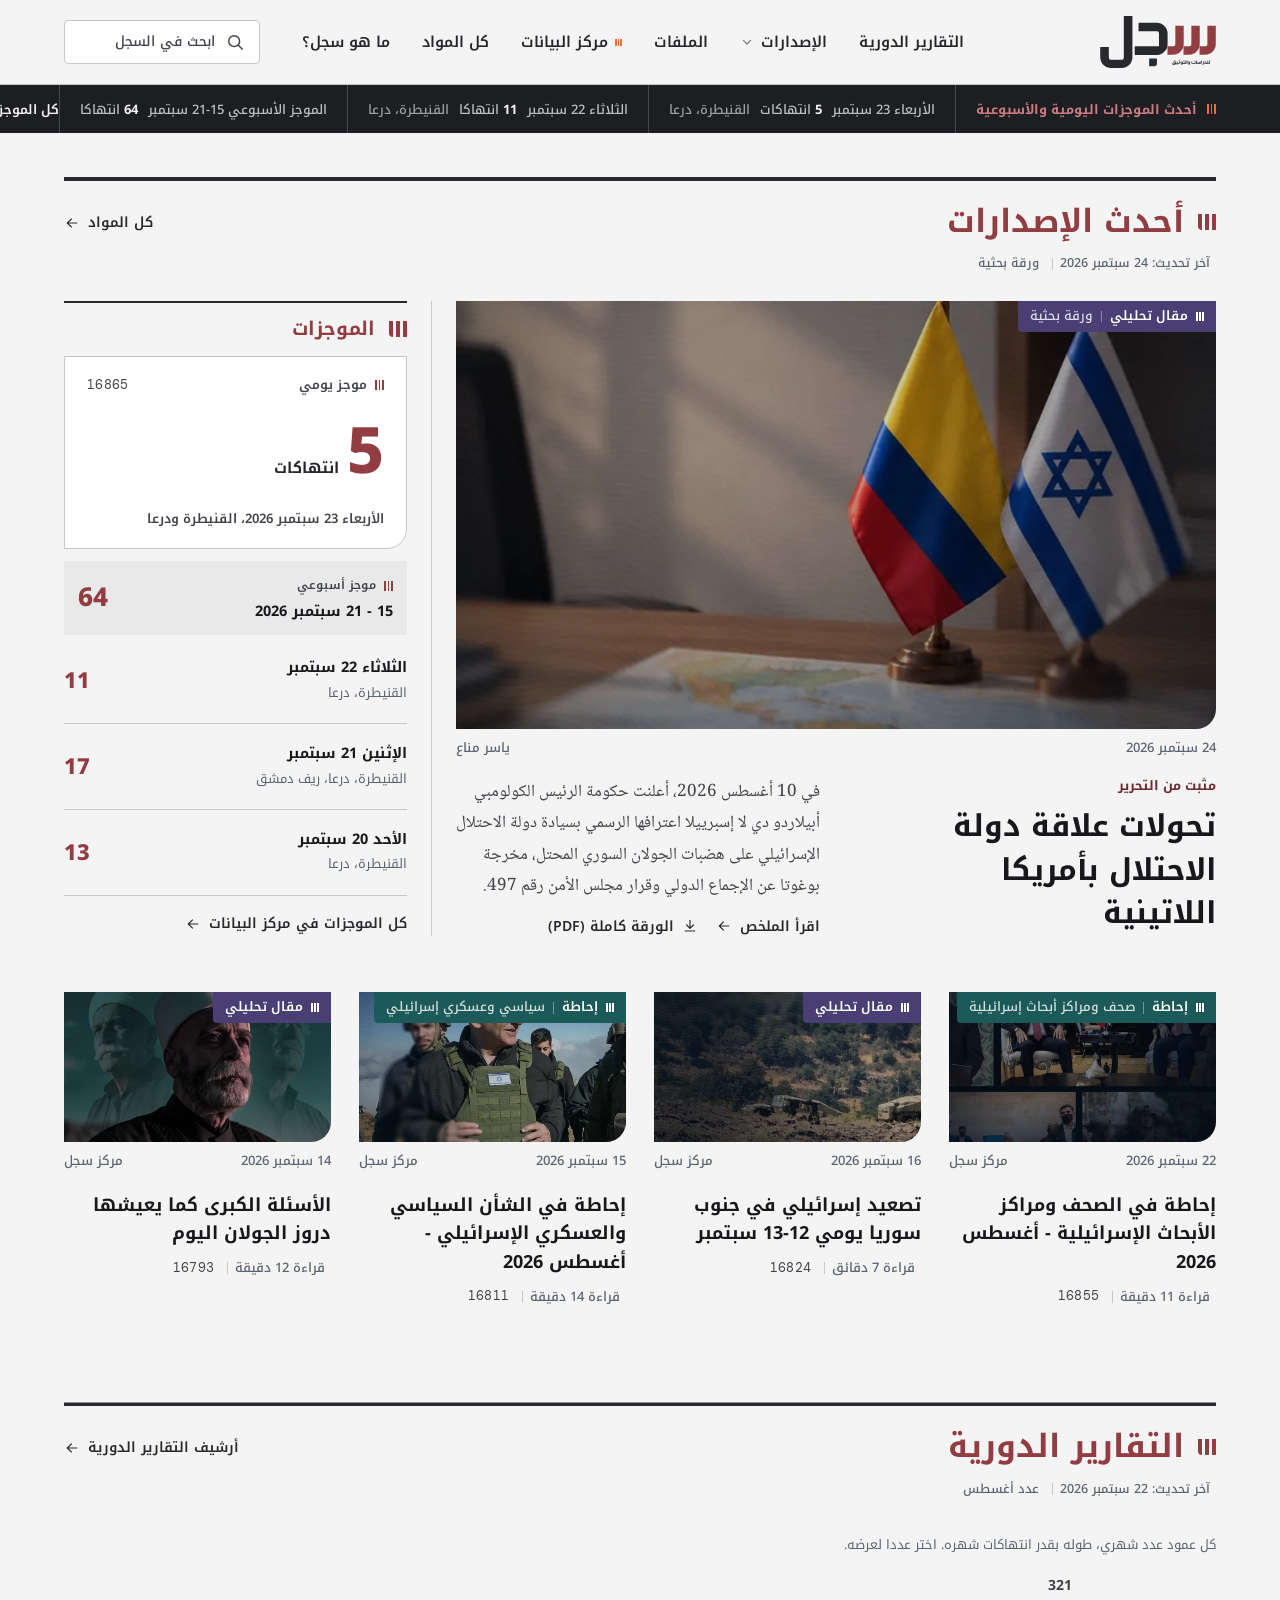
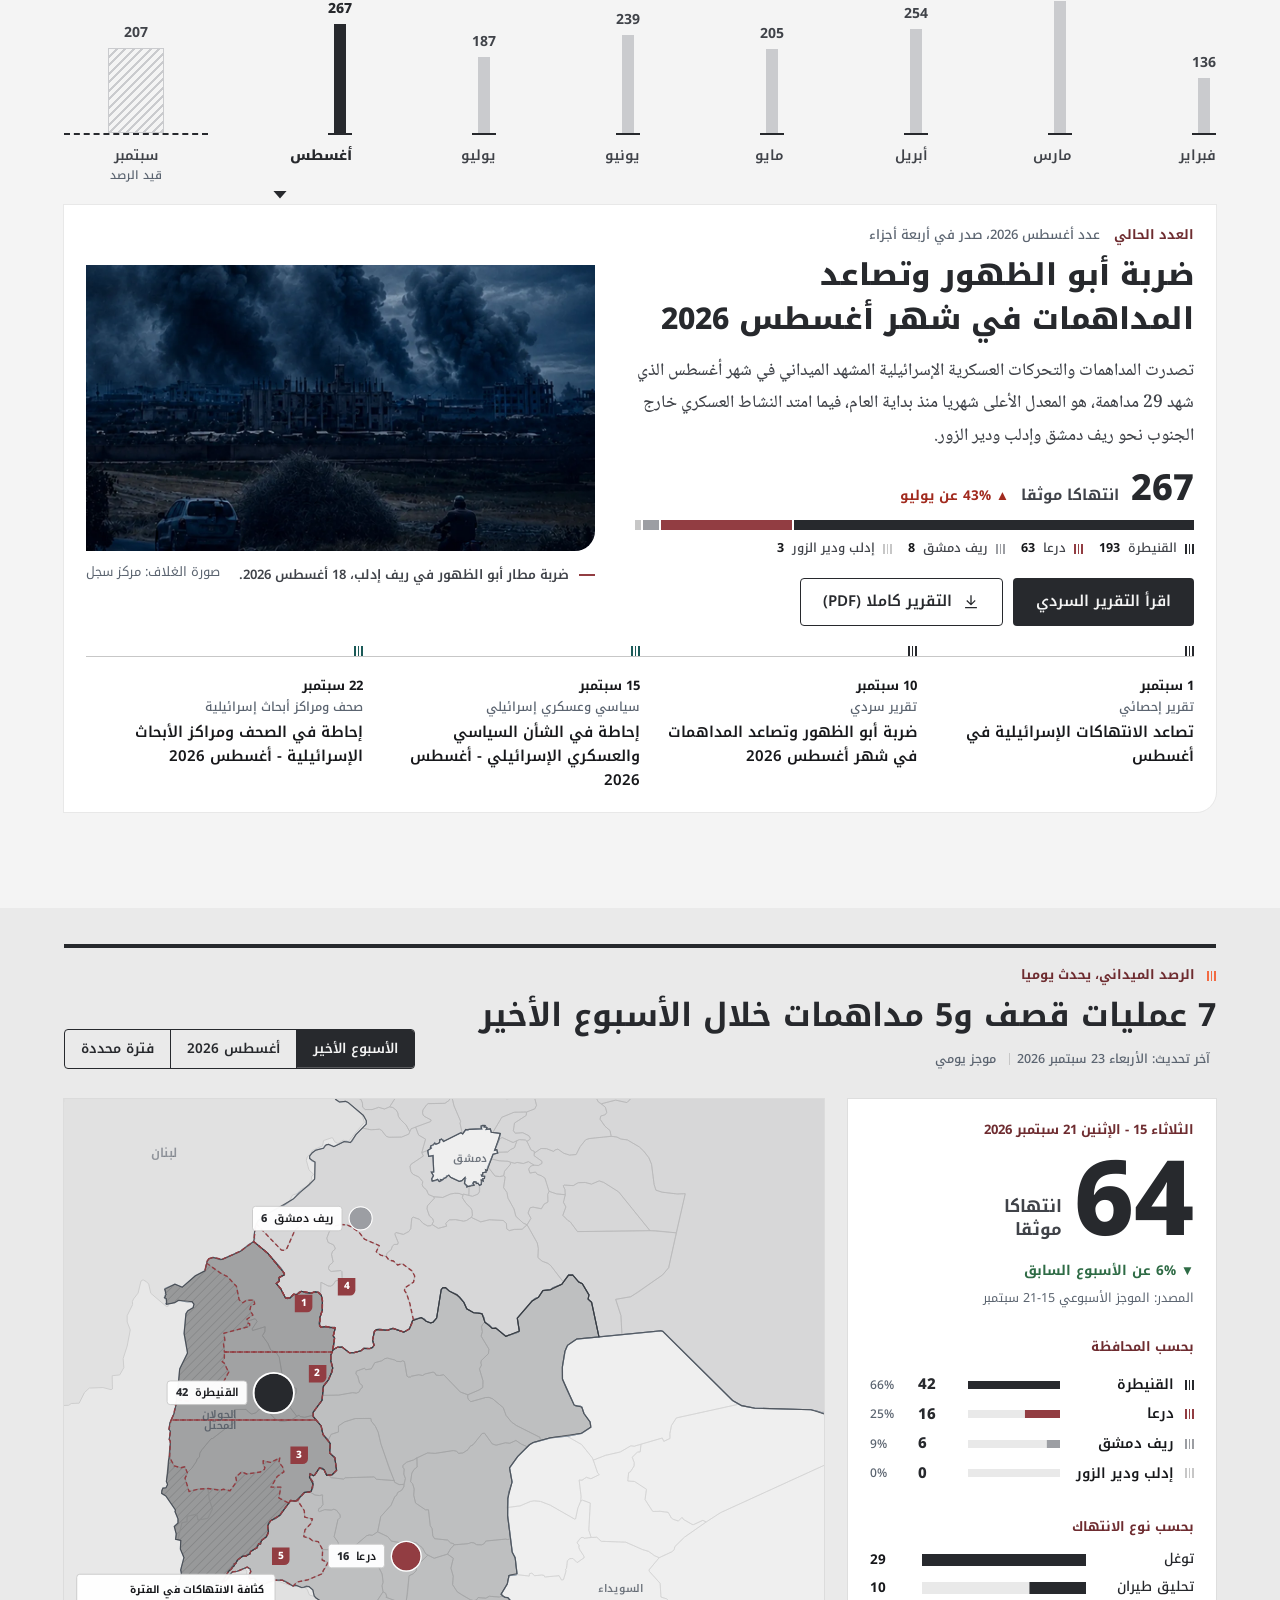
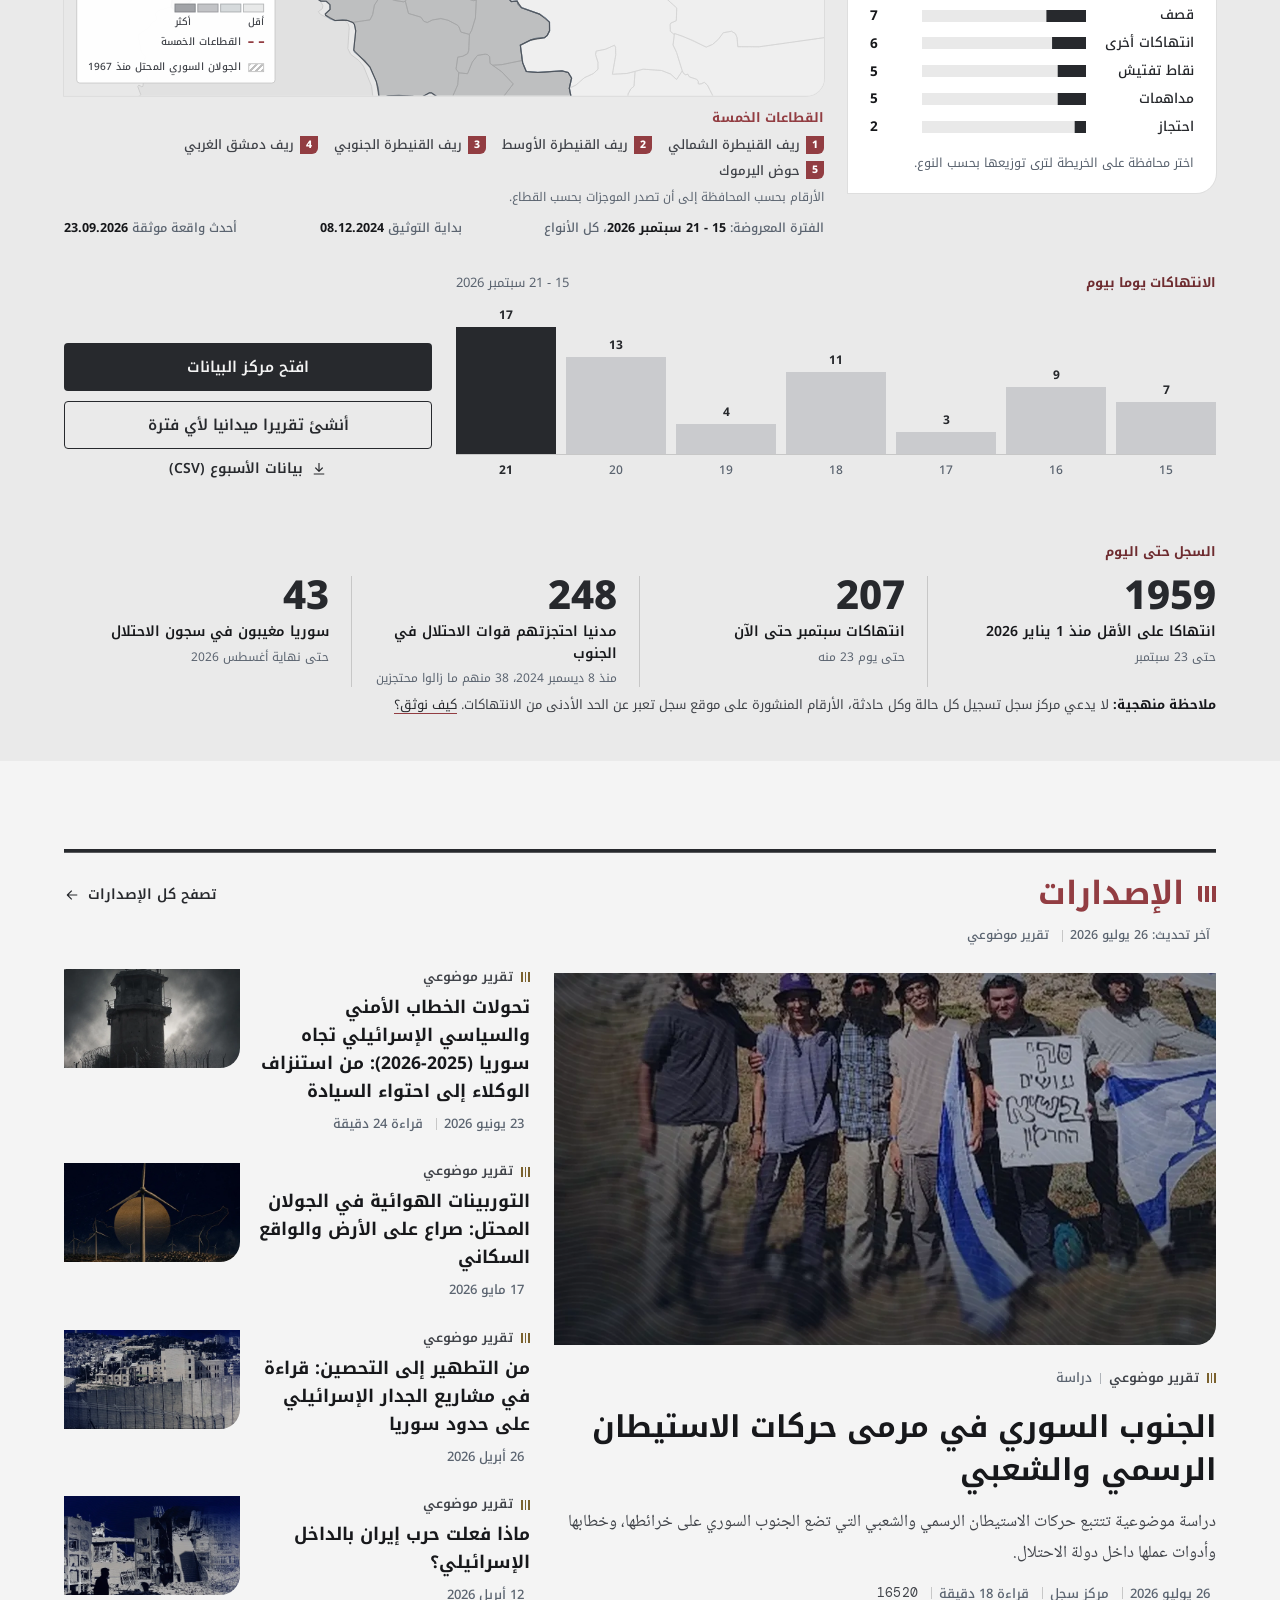
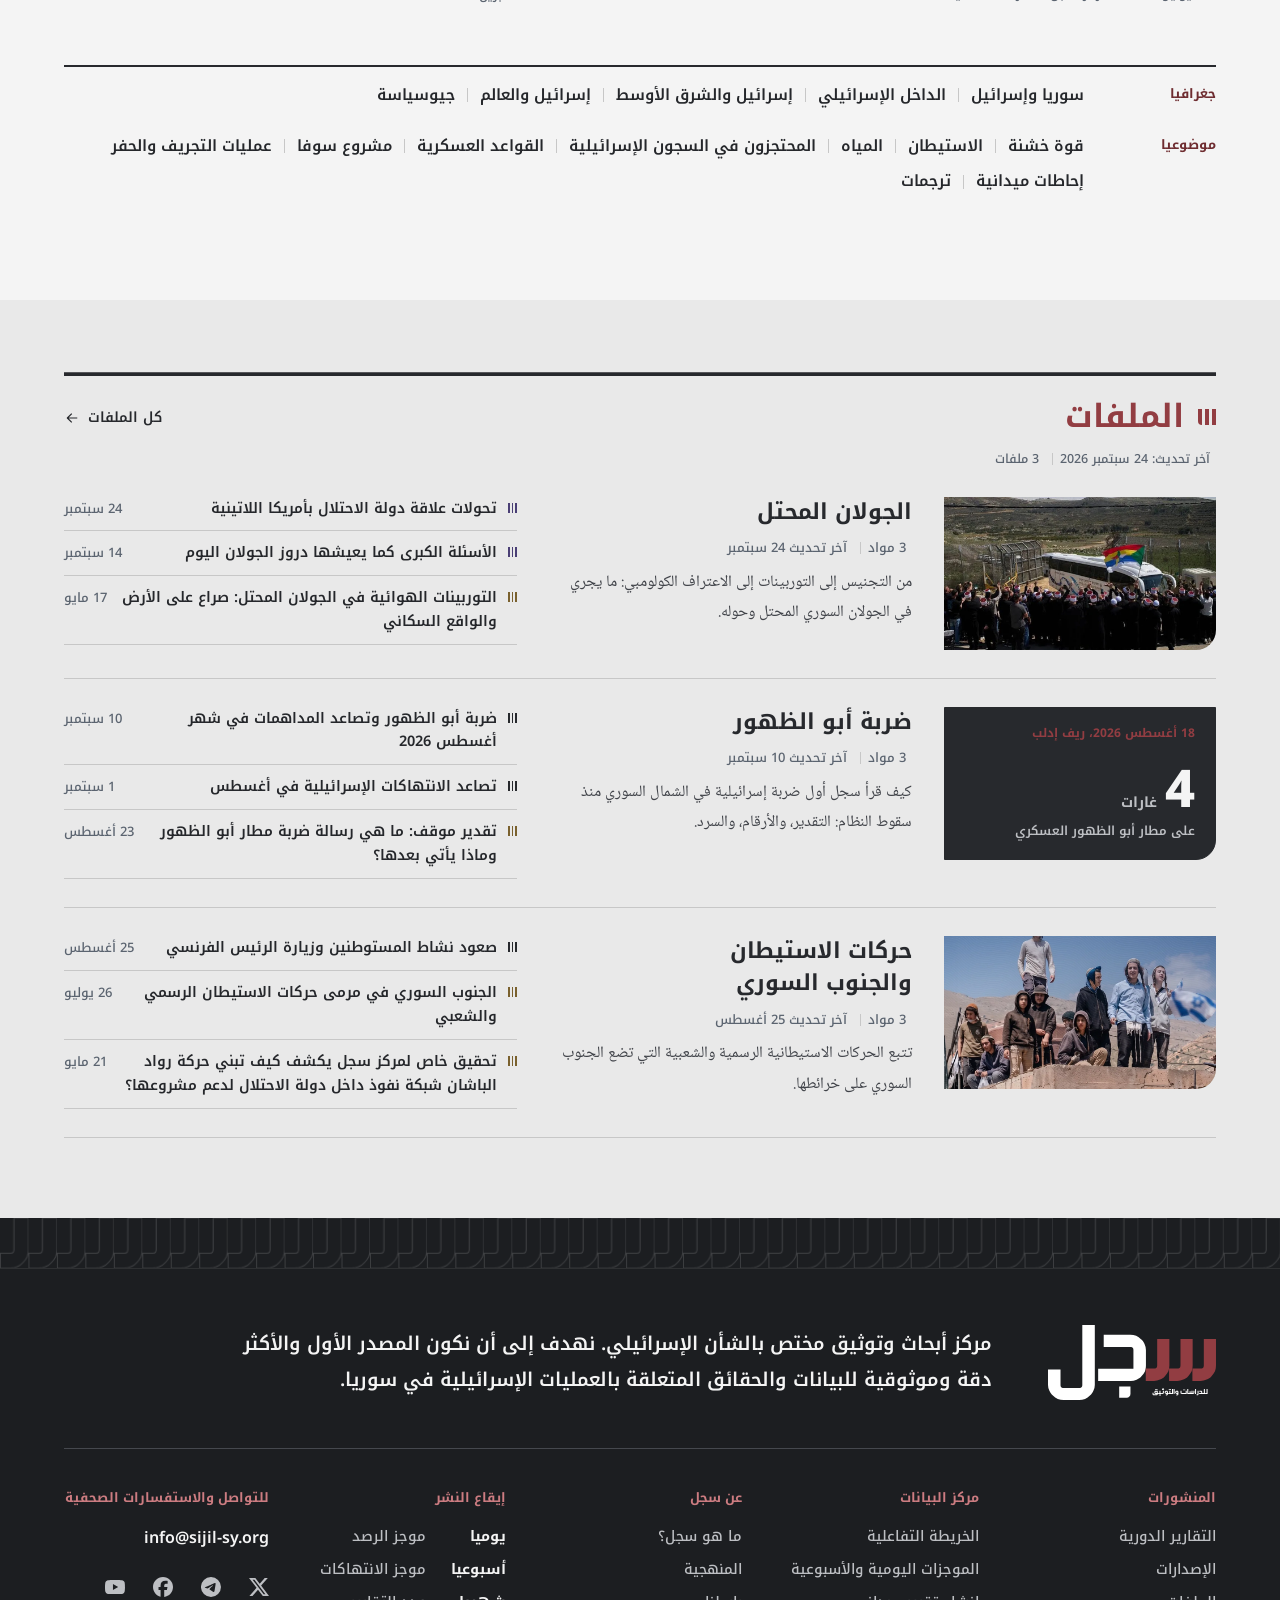
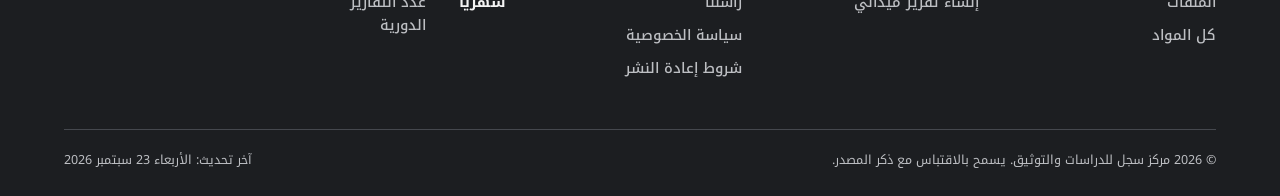
<file: index.html>
<!doctype html>
<html lang="ar" dir="rtl">
<head>
<meta charset="utf-8">
<meta name="viewport" content="width=device-width, initial-scale=1">
<title>سجل | مركز سوري لرصد العمليات الإسرائيلية وتوثيقها</title>
<meta name="description" content="الرصد الميداني للعمليات الإسرائيلية في سوريا: خريطة المحافظات وأرقام الفترة، أحدث الإصدارات، والتقارير الدورية.">
<meta name="theme-color" content="#27292D">
<script>(function(h){h.classList.add('js');try{if(!matchMedia('(prefers-reduced-motion: reduce)').matches){var k='sj-first:'+location.pathname;if(!sessionStorage.getItem(k)){h.classList.add('first-view');sessionStorage.setItem(k,'1');setTimeout(function(){if(!window.__sjReady)h.classList.add('first-done')},4000)}}}catch(e){}})(document.documentElement)</script>
<link rel="icon" href="assets/img/sijil-icon-circle.svg" type="image/svg+xml">
<link rel="preconnect" href="https://fonts.googleapis.com"><link rel="preconnect" href="https://fonts.gstatic.com" crossorigin>
<link href="https://fonts.googleapis.com/css2?family=Noto+Kufi+Arabic:wght@400;500;600;700;800&amp;family=Noto+Naskh+Arabic:wght@400;500;600;700&amp;family=DM+Mono:wght@400;500&amp;display=swap" rel="stylesheet">
<link rel="stylesheet" href="assets/css/sijil.css?v=28">
<link rel="stylesheet" href="assets/css/site.css?v=28">
</head>
<body>
<div class="sj site" data-page="index">
<a class="sr skip" href="#main">تخط إلى المحتوى</a>
<div class="bp-d"></div><header class="site-head bp-d"><div class="masthead"><div class="container masthead__bar"><a class="brand" href="index.html" aria-label="مركز سجل للدراسات والتوثيق، الرئيسية"><img loading="lazy" decoding="async" src="assets/img/sijil-logo-full.svg" alt="سجل للدراسات والتوثيق" style="height:52px;width:116px"><span class="brand__desc">مركز سوري لرصد العمليات الإسرائيلية وتوثيقها وتحليلها</span></a><nav class="nav" aria-label="التنقل الرئيسي"><a class="nav__a" href="reports.html">التقارير الدورية</a><a class="nav__a" href="tag.html" aria-haspopup="true" aria-expanded="false" aria-controls="mega" data-mega>الإصدارات<svg class="ic " viewBox="0 0 24 24" aria-hidden="true"><path d="M6 9.5l6 6 6-6"/></svg></a><a class="nav__a" href="tag.html">الملفات</a><a class="nav__a" href="data.html"><span class="sq sq--live" style="width:7px;height:7px" aria-hidden="true"></span>مركز البيانات</a><a class="nav__a" href="archive.html">كل المواد</a><a class="nav__a" href="about.html">ما هو سجل؟</a></nav><a class="search-btn" href="search.html" aria-label="ابحث في موقع سجل"><svg class="ic " viewBox="0 0 24 24" aria-hidden="true"><circle cx="11" cy="11" r="6.5"/><path d="M16 16l4.5 4.5"/></svg><span>ابحث في السجل</span></a></div></div><div class="mega" id="mega" hidden><div class="container" style="padding-block:28px 32px;display:grid;grid-template-columns:repeat(12,minmax(0,1fr));gap:24px"><div class="mega__col" style="grid-column:span 3"><h3>جغرافيا</h3><a href="tag.html">سوريا وإسرائيل<svg class="ic ic--sm" viewBox="0 0 24 24" aria-hidden="true"><path d="M14.5 6l-6 6 6 6"/></svg></a><a href="tag.html">الداخل الإسرائيلي<svg class="ic ic--sm" viewBox="0 0 24 24" aria-hidden="true"><path d="M14.5 6l-6 6 6 6"/></svg></a><a href="tag.html">إسرائيل والشرق الأوسط<svg class="ic ic--sm" viewBox="0 0 24 24" aria-hidden="true"><path d="M14.5 6l-6 6 6 6"/></svg></a><a href="tag.html">إسرائيل والعالم<svg class="ic ic--sm" viewBox="0 0 24 24" aria-hidden="true"><path d="M14.5 6l-6 6 6 6"/></svg></a><a href="tag.html">جيوسياسة<svg class="ic ic--sm" viewBox="0 0 24 24" aria-hidden="true"><path d="M14.5 6l-6 6 6 6"/></svg></a></div><div class="mega__col" style="grid-column:span 5"><h3>موضوعيا</h3><div style="display:grid;grid-template-columns:1fr 1fr;column-gap:24px"><a href="tag.html">قوة خشنة<svg class="ic ic--sm" viewBox="0 0 24 24" aria-hidden="true"><path d="M14.5 6l-6 6 6 6"/></svg></a><a href="tag.html">الاستيطان<svg class="ic ic--sm" viewBox="0 0 24 24" aria-hidden="true"><path d="M14.5 6l-6 6 6 6"/></svg></a><a href="tag.html">المياه<svg class="ic ic--sm" viewBox="0 0 24 24" aria-hidden="true"><path d="M14.5 6l-6 6 6 6"/></svg></a><a href="tag.html">المحتجزون في السجون الإسرائيلية<svg class="ic ic--sm" viewBox="0 0 24 24" aria-hidden="true"><path d="M14.5 6l-6 6 6 6"/></svg></a><a href="tag.html">القواعد العسكرية<svg class="ic ic--sm" viewBox="0 0 24 24" aria-hidden="true"><path d="M14.5 6l-6 6 6 6"/></svg></a><a href="tag.html">مشروع سوفا<svg class="ic ic--sm" viewBox="0 0 24 24" aria-hidden="true"><path d="M14.5 6l-6 6 6 6"/></svg></a><a href="tag.html">عمليات التجريف والحفر<svg class="ic ic--sm" viewBox="0 0 24 24" aria-hidden="true"><path d="M14.5 6l-6 6 6 6"/></svg></a><a href="tag.html">إحاطات ميدانية<svg class="ic ic--sm" viewBox="0 0 24 24" aria-hidden="true"><path d="M14.5 6l-6 6 6 6"/></svg></a><a href="tag.html">ترجمات<svg class="ic ic--sm" viewBox="0 0 24 24" aria-hidden="true"><path d="M14.5 6l-6 6 6 6"/></svg></a></div></div><div style="grid-column:span 4;border-inline-start:1px solid var(--border);padding-inline-start:24px;display:flex;flex-direction:column;gap:12px"><span class="t-label">الأحدث في الإصدارات</span><a href="article.html" tabindex="-1" aria-hidden="true"><div class="frame" style=""><img loading="lazy" decoding="async" src="assets/img/img-latam.webp" alt=""></div></a><span class="tag tag--analysis ">مقال تحليلي <span class="tag__sub">ورقة بحثية</span></span><a href="article.html" style="font:700 16px/1.6 var(--font-kufi)">تحولات علاقة دولة الاحتلال بأمريكا اللاتينية</a><a class="link-arrow " href="tag.html"><span>كل الإصدارات</span><svg class="ic " viewBox="0 0 24 24" aria-hidden="true"><path d="M19 12H5.5M11 6l-6 6 6 6"/></svg></a></div></div></div></header><div class="bp-d"><section class="monbar inv" aria-label="أحدث الموجزات اليومية والأسبوعية"><div class="container"><span class="monbar__label"><span class="sq sq--live" aria-hidden="true"></span>أحدث الموجزات اليومية والأسبوعية</span><a class="monbar__item" href="brief.html"><span>الأربعاء 23 سبتمبر</span><span><b>5</b> انتهاكات</span><span style="opacity:.8">القنيطرة، درعا</span></a><a class="monbar__item" href="brief.html"><span>الثلاثاء 22 سبتمبر</span><span><b>11</b> انتهاكا</span><span style="opacity:.8">القنيطرة، درعا</span></a><a class="monbar__item" href="brief.html"><span>الموجز الأسبوعي 15-21 سبتمبر</span><span><b>64</b> انتهاكا</span></a><a class="monbar__more" href="data.html">كل الموجزات<svg class="ic ic--sm" viewBox="0 0 24 24" aria-hidden="true"><path d="M19 12H5.5M11 6l-6 6 6 6"/></svg></a></div></section></div><header class="masthead site-head bp-tm"><div class="container" style="height:64px;display:flex;align-items:center;justify-content:space-between"><a class="brand" href="index.html" aria-label="مركز سجل، الرئيسية"><img loading="lazy" decoding="async" src="assets/img/sijil-logo-full.svg" alt="سجل للدراسات والتوثيق" style="height:42px;width:93px"></a><div style="display:flex;gap:8px"><a class="icon-btn" href="search.html" aria-label="بحث"><svg class="ic " viewBox="0 0 24 24" aria-hidden="true"><circle cx="11" cy="11" r="6.5"/><path d="M16 16l4.5 4.5"/></svg></a><button class="icon-btn" type="button" aria-label="القائمة" aria-expanded="false" aria-controls="menu" data-menu-open style="background:var(--navy-800);color:var(--paper-100);border-color:var(--navy-800)"><svg class="ic " viewBox="0 0 24 24" aria-hidden="true"><path d="M4 7h16M4 12h16M4 17h10"/></svg></button></div></div></header><div class="bp-tm"><section class="monbar inv" aria-label="أحدث الموجزات اليومية والأسبوعية" style="height:auto"><div class="container" style="height:52px;gap:0;overflow:hidden"><span class="monbar__label" style="padding-inline-end:12px"><span class="sq sq--live" aria-hidden="true"></span>أحدث الموجزات</span><a class="monbar__item" href="brief.html" style="padding-inline:12px;border:0"><span>الأربعاء 23 سبتمبر</span><span><b>5</b> انتهاكات</span></a><a class="monbar__more" href="data.html" aria-label="كل الموجزات"><svg class="ic ic--sm" viewBox="0 0 24 24" aria-hidden="true"><path d="M19 12H5.5M11 6l-6 6 6 6"/></svg></a></div></section></div>
<main id="main"><div class="bp-d"><h1 class="sr">سجل، مركز سوري لرصد العمليات الإسرائيلية في سوريا وتوثيقها وتحليلها</h1>
<section class="container" style="padding-top:44px" aria-labelledby="feed-title">
 <div class="sec-head"><div><div class="sec-head__title"><span class="seen " aria-hidden="true"><i></i><i></i><i></i></span><h2 id="feed-title">أحدث الإصدارات</h2></div><div class="sec-rec"><div class="meta__row"><span>آخر تحديث: 24 سبتمبر 2026</span><span>ورقة بحثية</span></div></div></div><div style="padding-top:10px"><a class="link-arrow " href="archive.html"><span>كل المواد</span><svg class="ic " viewBox="0 0 24 24" aria-hidden="true"><path d="M19 12H5.5M11 6l-6 6 6 6"/></svg></a></div></div>
 <div class="grid-12" style="margin-top:28px">
  <article class="feature feature--lead" style="grid-column:1 / span 8">
   <a class="feature__media" href="article.html" tabindex="-1" aria-hidden="true"><div class="frame" style=""><img loading="lazy" decoding="async" src="assets/img/img-latam.webp" alt="علما كولومبيا ودولة الاحتلال على طاولة اجتماعات فوق خريطة"><span class="tag tag--analysis tag--solid ">مقال تحليلي <span class="tag__sub">ورقة بحثية</span></span></div></a>
   <div class="frame__strip"><span>24 سبتمبر 2026</span><span>ياسر مناع</span></div>
   <div class="feature__body">
    <div style="display:flex;flex-direction:column;gap:10px"><span class="kicker">مثبت من التحرير</span>
     <h3 class="feature__title" style="font-size:30px;line-height:1.45"><a href="article.html">تحولات علاقة دولة الاحتلال بأمريكا اللاتينية</a></h3></div>
    <div style="display:flex;flex-direction:column;gap:14px"><p class="t-excerpt">في 10 أغسطس 2026، أعلنت حكومة الرئيس الكولومبي أبيلاردو دي لا إسبرييلا اعترافها الرسمي بسيادة دولة الاحتلال الإسرائيلي على هضبات الجولان السوري المحتل، مخرجة بوغوتا عن الإجماع الدولي وقرار مجلس الأمن رقم 497.</p>
     <div class="row" style="gap:18px;flex-wrap:wrap"><a class="link-arrow " href="article.html"><span>اقرأ الملخص</span><svg class="ic " viewBox="0 0 24 24" aria-hidden="true"><path d="M19 12H5.5M11 6l-6 6 6 6"/></svg></a><a class="link-arrow" href="#"><svg class="ic " viewBox="0 0 24 24" aria-hidden="true"><path d="M12 4v11M7 10.5l5 5 5-5M5 19.5h14"/></svg><span>الورقة كاملة (PDF)</span></a></div></div>
   </div>
  </article>
  <div style="grid-column:9 / span 4;min-width:0;border-inline-start:1px solid var(--border);padding-inline-start:24px"><div class="dlist"><div class="sec-head sec-head--sm"><div><div class="sec-head__title"><span class="seen " aria-hidden="true"><i></i><i></i><i></i></span><h2>الموجزات</h2></div></div></div><a class="dcover" href="brief.html" style="margin-top:12px"><span class="row between"><span class="tag tag--monitor">موجز يومي</span><span class="recno"><b>16865</b></span></span><span style="display:flex;align-items:baseline;gap:8px"><span class="dcover__num">5</span><span class="dcover__unit">انتهاكات</span></span><span class="dcover__date">الأربعاء 23 سبتمبر 2026، القنيطرة ودرعا</span></a><a href="brief.html" style="display:grid;grid-template-columns:minmax(0,1fr) 56px;gap:12px;align-items:center;padding:12px 14px;margin-top:12px;background:var(--paper-200)"><span><span class="tag tag--monitor" style="font-size:12px">موجز أسبوعي</span><span style="display:block;font:700 14.5px/1.5 var(--font-kufi);color:var(--ink-900);margin-top:2px">15 - 21 سبتمبر 2026</span></span><b style="font:800 26px/1 var(--font-kufi);color:var(--type-monitor);text-align:end">64</b></a><ul class="dlist__rows" style="margin-top:4px"><li><a href="brief.html" style="display:grid;grid-template-columns:minmax(0,1fr) 56px;gap:12px;align-items:center;padding:11px 0;border-bottom:1px solid var(--border)"><span><span style="display:block;font:700 14.5px/1.5 var(--font-kufi);color:var(--ink-900)">الثلاثاء 22 سبتمبر</span><span class="t-caption">القنيطرة، درعا</span></span><b style="font:800 22px/1 var(--font-kufi);color:var(--type-monitor);text-align:end">11</b></a></li><li><a href="brief.html" style="display:grid;grid-template-columns:minmax(0,1fr) 56px;gap:12px;align-items:center;padding:11px 0;border-bottom:1px solid var(--border)"><span><span style="display:block;font:700 14.5px/1.5 var(--font-kufi);color:var(--ink-900)">الإثنين 21 سبتمبر</span><span class="t-caption">القنيطرة، درعا، ريف دمشق</span></span><b style="font:800 22px/1 var(--font-kufi);color:var(--type-monitor);text-align:end">17</b></a></li><li><a href="brief.html" style="display:grid;grid-template-columns:minmax(0,1fr) 56px;gap:12px;align-items:center;padding:11px 0;border-bottom:1px solid var(--border)"><span><span style="display:block;font:700 14.5px/1.5 var(--font-kufi);color:var(--ink-900)">الأحد 20 سبتمبر</span><span class="t-caption">القنيطرة، درعا</span></span><b style="font:800 22px/1 var(--font-kufi);color:var(--type-monitor);text-align:end">13</b></a></li></ul><div style="margin-top:14px"><a class="link-arrow " href="data.html"><span>كل الموجزات في مركز البيانات</span><svg class="ic " viewBox="0 0 24 24" aria-hidden="true"><path d="M19 12H5.5M11 6l-6 6 6 6"/></svg></a></div></div></div>
 </div>
 <div style="display:grid;grid-template-columns:repeat(4,minmax(0,1fr));gap:34px 28px;margin-top:56px"><article class="feature" style="display:flex;flex-direction:column;gap:10px;min-width:0"><a href="article.html" style="display:block" tabindex="-1" aria-hidden="true"><div class="frame" style=""><img loading="lazy" decoding="async" src="assets/img/img-press.webp" alt="لقطات من اجتماعات دبلوماسية"><span class="tag tag--briefing tag--solid ">إحاطة <span class="tag__sub">صحف ومراكز أبحاث إسرائيلية</span></span></div></a><div class="frame__strip" style="padding-top:0"><span>22 سبتمبر 2026</span><span>مركز سجل</span></div><h3 class="feature__title" style="font-size:18px;line-height:1.6"><a href="article.html">إحاطة في الصحف ومراكز الأبحاث الإسرائيلية - أغسطس 2026</a></h3><div class="meta "><div class="meta__row"><span>قراءة 11 دقيقة</span><span><span class="recno"><b>16855</b></span></span></div></div></article><article class="feature" style="display:flex;flex-direction:column;gap:10px;min-width:0"><a href="article.html" style="display:block" tabindex="-1" aria-hidden="true"><div class="frame" style=""><img loading="lazy" decoding="async" src="assets/img/img-escalation.webp" alt="آليات عسكرية لقوات الاحتلال على تلة حرجية في ريف القنيطرة"><span class="tag tag--analysis tag--solid ">مقال تحليلي</span></div></a><div class="frame__strip" style="padding-top:0"><span>16 سبتمبر 2026</span><span>مركز سجل</span></div><h3 class="feature__title" style="font-size:18px;line-height:1.6"><a href="article.html">تصعيد إسرائيلي في جنوب سوريا يومي 12-13 سبتمبر</a></h3><div class="meta "><div class="meta__row"><span>قراءة 7 دقائق</span><span><span class="recno"><b>16824</b></span></span></div></div></article><article class="feature" style="display:flex;flex-direction:column;gap:10px;min-width:0"><a href="article.html" style="display:block" tabindex="-1" aria-hidden="true"><div class="frame" style=""><img loading="lazy" decoding="async" src="assets/img/img-polmil.webp" alt="رئيس حكومة الاحتلال بين جنود خلال جولة ميدانية"><span class="tag tag--briefing tag--solid ">إحاطة <span class="tag__sub">سياسي وعسكري إسرائيلي</span></span></div></a><div class="frame__strip" style="padding-top:0"><span>15 سبتمبر 2026</span><span>مركز سجل</span></div><h3 class="feature__title" style="font-size:18px;line-height:1.6"><a href="article.html">إحاطة في الشأن السياسي والعسكري الإسرائيلي - أغسطس 2026</a></h3><div class="meta "><div class="meta__row"><span>قراءة 14 دقيقة</span><span><span class="recno"><b>16811</b></span></span></div></div></article><article class="feature" style="display:flex;flex-direction:column;gap:10px;min-width:0"><a href="article.html" style="display:block" tabindex="-1" aria-hidden="true"><div class="frame" style=""><img loading="lazy" decoding="async" src="assets/img/img-druze.webp" alt="شيخ درزي من الجولان المحتل"><span class="tag tag--analysis tag--solid ">مقال تحليلي</span></div></a><div class="frame__strip" style="padding-top:0"><span>14 سبتمبر 2026</span><span>مركز سجل</span></div><h3 class="feature__title" style="font-size:18px;line-height:1.6"><a href="article.html">الأسئلة الكبرى كما يعيشها دروز الجولان اليوم</a></h3><div class="meta "><div class="meta__row"><span>قراءة 12 دقيقة</span><span><span class="recno"><b>16793</b></span></span></div></div></article></div>
</section>
<section class="container" style="padding-top:96px" aria-labelledby="per-title">
 <div class="sec-head"><div><div class="sec-head__title"><span class="seen " aria-hidden="true"><i></i><i></i><i></i></span><h2 id="per-title">التقارير الدورية</h2></div><div class="sec-rec"><div class="meta__row"><span>آخر تحديث: 22 سبتمبر 2026</span><span>عدد أغسطس</span></div></div></div><div style="padding-top:10px"><a class="link-arrow " href="reports.html"><span>أرشيف التقارير الدورية</span><svg class="ic " viewBox="0 0 24 24" aria-hidden="true"><path d="M19 12H5.5M11 6l-6 6 6 6"/></svg></a></div></div>
 <div style="margin-top:36px"><div class="issues " data-issues><p class="issues__hint">كل عمود عدد شهري، طوله بقدر انتهاكات شهره. اختر عددا لعرضه.</p><div class="issues__shelf"><div class="issues__tabs" role="tablist" aria-label="أعداد 2026، كل عدد بعدد انتهاكات شهره"><button class="issues__tab" type="button" role="tab" id="d-it-feb" aria-controls="d-ip-feb" aria-selected="false" tabindex="-1" style="--v:0.424"><span class="issues__plot"><span class="issues__n">136</span><span class="issues__bar" aria-hidden="true"></span></span><span class="issues__m">فبراير</span></button><button class="issues__tab" type="button" role="tab" id="d-it-mar" aria-controls="d-ip-mar" aria-selected="false" tabindex="-1" style="--v:1.000"><span class="issues__plot"><span class="issues__n">321</span><span class="issues__bar" aria-hidden="true"></span></span><span class="issues__m">مارس</span></button><button class="issues__tab" type="button" role="tab" id="d-it-apr" aria-controls="d-ip-apr" aria-selected="false" tabindex="-1" style="--v:0.791"><span class="issues__plot"><span class="issues__n">254</span><span class="issues__bar" aria-hidden="true"></span></span><span class="issues__m">أبريل</span></button><button class="issues__tab" type="button" role="tab" id="d-it-may" aria-controls="d-ip-may" aria-selected="false" tabindex="-1" style="--v:0.639"><span class="issues__plot"><span class="issues__n">205</span><span class="issues__bar" aria-hidden="true"></span></span><span class="issues__m">مايو</span></button><button class="issues__tab" type="button" role="tab" id="d-it-jun" aria-controls="d-ip-jun" aria-selected="false" tabindex="-1" style="--v:0.745"><span class="issues__plot"><span class="issues__n">239</span><span class="issues__bar" aria-hidden="true"></span></span><span class="issues__m">يونيو</span></button><button class="issues__tab" type="button" role="tab" id="d-it-jul" aria-controls="d-ip-jul" aria-selected="false" tabindex="-1" style="--v:0.583"><span class="issues__plot"><span class="issues__n">187</span><span class="issues__bar" aria-hidden="true"></span></span><span class="issues__m">يوليو</span></button><button class="issues__tab" type="button" role="tab" id="d-it-aug" aria-controls="d-ip-aug" aria-selected="true" tabindex="0" style="--v:0.832"><span class="issues__plot"><span class="issues__n">267</span><span class="issues__bar" aria-hidden="true"></span></span><span class="issues__m">أغسطس</span></button></div><a class="issues__tab issues__tab--next" href="data.html" style="--v:0.645" aria-label="سبتمبر 2026 قيد الرصد: 207 انتهاكا حتى الآن، ويصدر عدده مطلع أكتوبر"><span class="issues__plot"><span class="issues__n">207</span><span class="issues__bar"></span></span><span class="issues__m">سبتمبر<small>قيد الرصد</small></span></a></div><div class="issues__panel issues__panel--full surface-raised" role="tabpanel" id="d-ip-aug" aria-labelledby="d-it-aug"><div class="issues__main"><div class="issues__meta"><span class="kicker">العدد الحالي</span><span class="t-meta">عدد أغسطس 2026، صدر في أربعة أجزاء</span></div><h3 class="issues__title"><a href="report.html">ضربة أبو الظهور وتصاعد المداهمات في شهر أغسطس 2026</a></h3><p class="t-lead issues__lede">تصدرت المداهمات والتحركات العسكرية الإسرائيلية المشهد الميداني في شهر أغسطس الذي شهد 29 مداهمة، هو المعدل الأعلى شهريا منذ بداية العام، فيما امتد النشاط العسكري خارج الجنوب نحو ريف دمشق وإدلب ودير الزور.</p><div class="issues__fig"><b>267</b><span>انتهاكا موثقا</span><span class="delta ">▲ 43% عن يوليو</span></div><div class="issues__gov"><div class="segbar" role="img" aria-label="التوزيع بحسب المحافظة: القنيطرة 193، درعا 63، ريف دمشق 8، إدلب ودير الزور 3"><i style="flex:193 1 0;background:var(--gov-quneitra)"></i><i style="flex:63 1 0;background:var(--gov-daraa)"></i><i style="flex:8 1 0;background:var(--gov-rif)"></i><i style="flex:3 1 0;background:var(--gov-other)"></i></div><div class="legend" style="font-size:12.5px;gap:6px 16px"><span><i style="--c:var(--gov-quneitra)"></i>القنيطرة <b>193</b></span><span><i style="--c:var(--gov-daraa)"></i>درعا <b>63</b></span><span><i style="--c:var(--gov-rif)"></i>ريف دمشق <b>8</b></span><span><i style="--c:var(--gov-other)"></i>إدلب ودير الزور <b>3</b></span></div></div><div class="issues__acts"><a class="btn btn--primary " href="report.html"><span>اقرأ التقرير السردي</span></a><a class="btn btn--secondary " href="#"><svg class="ic " viewBox="0 0 24 24" aria-hidden="true"><path d="M12 4v11M7 10.5l5 5 5-5M5 19.5h14"/></svg><span>التقرير كاملا (PDF)</span></a></div><figure class="issues__media"><a href="report.html" tabindex="-1" aria-hidden="true"><div class="frame" style=""><img loading="lazy" decoding="async" src="assets/img/img-abuzhour-hero.webp" alt="أعمدة دخان كثيف فوق منطقة سكنية بعد ضربة مطار أبو الظهور"></div></a><figcaption><span class="figcap" style="padding-top:0"><b>ضربة مطار أبو الظهور في ريف إدلب، 18 أغسطس 2026.</b></span><span class="t-caption">صورة الغلاف: مركز سجل</span></figcaption></figure></div><ol class="issues__parts" aria-label="أجزاء عدد أغسطس 2026"><li style="--c:var(--type-monthly)"><span class="issues__pd">1 سبتمبر</span><span class="issues__pt">تقرير إحصائي</span><a href="report.html">تصاعد الانتهاكات الإسرائيلية في أغسطس</a></li><li style="--c:var(--type-monthly)"><span class="issues__pd">10 سبتمبر</span><span class="issues__pt">تقرير سردي</span><a href="report.html">ضربة أبو الظهور وتصاعد المداهمات في شهر أغسطس 2026</a></li><li style="--c:var(--type-briefing)"><span class="issues__pd">15 سبتمبر</span><span class="issues__pt">سياسي وعسكري إسرائيلي</span><a href="article.html">إحاطة في الشأن السياسي والعسكري الإسرائيلي - أغسطس 2026</a></li><li style="--c:var(--type-briefing)"><span class="issues__pd">22 سبتمبر</span><span class="issues__pt">صحف ومراكز أبحاث إسرائيلية</span><a href="article.html">إحاطة في الصحف ومراكز الأبحاث الإسرائيلية - أغسطس 2026</a></li></ol></div><div class="issues__panel issues__panel--photo surface-raised" role="tabpanel" id="d-ip-jul" aria-labelledby="d-it-jul" hidden><div class="issues__main"><div class="issues__meta"><span class="t-meta">عدد يوليو 2026، صدر في أربعة أجزاء</span></div><h3 class="issues__title"><a href="report.html">صعود نشاط المستوطنين وزيارة الرئيس الفرنسي</a></h3><div class="issues__fig"><b>187</b><span>انتهاكا موثقا</span><span class="delta delta--down">▼ 22% عن يونيو</span></div><div class="issues__acts"><a class="btn btn--primary " href="report.html"><span>اقرأ التقرير السردي</span></a><a class="btn btn--secondary " href="#"><svg class="ic " viewBox="0 0 24 24" aria-hidden="true"><path d="M12 4v11M7 10.5l5 5 5-5M5 19.5h14"/></svg><span>التقرير كاملا (PDF)</span></a></div><figure class="issues__media"><a href="report.html" tabindex="-1" aria-hidden="true"><div class="frame" style=""><img loading="lazy" decoding="async" src="assets/img/img-jul-narr.webp" alt="جنديان من قوات الاحتلال يتمركزان خلف صخور في ريف الجنوب السوري"></div></a><figcaption><span class="figcap" style="padding-top:0"><b>جنديان من قوات الاحتلال خلف صخور في ريف الجنوب السوري.</b></span></figcaption></figure></div><ol class="issues__parts" aria-label="أجزاء عدد يوليو 2026"><li style="--c:var(--type-monthly)"><span class="issues__pd">1 أغسطس</span><span class="issues__pt">تقرير إحصائي</span><a href="report.html">إطلاق سراح أربعة محتجزين من سجون الاحتلال في يوليو</a></li><li style="--c:var(--type-monthly)"><span class="issues__pd">25 أغسطس</span><span class="issues__pt">تقرير سردي</span><a href="report.html">صعود نشاط المستوطنين وزيارة الرئيس الفرنسي</a></li><li style="--c:var(--type-briefing)"><span class="issues__pd">27 أغسطس</span><span class="issues__pt">سياسي وعسكري إسرائيلي</span><a href="article.html">إحاطة في الشأن السياسي والعسكري الإسرائيلي - يوليو 2026</a></li><li style="--c:var(--type-briefing)"><span class="issues__pd">28 أغسطس</span><span class="issues__pt">صحف ومراكز أبحاث إسرائيلية</span><a href="article.html">إحاطة في الصحف ومراكز الأبحاث الإسرائيلية - يوليو 2026</a></li></ol></div><div class="issues__panel issues__panel--photo surface-raised" role="tabpanel" id="d-ip-jun" aria-labelledby="d-it-jun" hidden><div class="issues__main"><div class="issues__meta"><span class="t-meta">عدد يونيو 2026، صدر في جزأين</span></div><h3 class="issues__title"><a href="report.html">28 مداهمة في يونيو وتصعيد في ريف درعا</a></h3><div class="issues__fig"><b>239</b><span>انتهاكا موثقا</span><span class="delta ">▲ 17% عن مايو</span></div><div class="issues__acts"><a class="btn btn--primary " href="report.html"><span>اقرأ التقرير الإحصائي</span></a><a class="btn btn--secondary " href="#"><svg class="ic " viewBox="0 0 24 24" aria-hidden="true"><path d="M12 4v11M7 10.5l5 5 5-5M5 19.5h14"/></svg><span>التقرير كاملا (PDF)</span></a></div><figure class="issues__media"><a href="report.html" tabindex="-1" aria-hidden="true"><div class="frame" style=""><img loading="lazy" decoding="async" src="assets/img/img-jun-press.webp" alt="زوار جناح طائرات مسيرة في معرض عسكري"></div></a><figcaption><span class="figcap" style="padding-top:0"><b>زوار جناح طائرات مسيرة في معرض عسكري.</b></span></figcaption></figure></div><ol class="issues__parts" aria-label="أجزاء عدد يونيو 2026"><li style="--c:var(--type-monthly)"><span class="issues__pd">1 يوليو</span><span class="issues__pt">تقرير إحصائي</span><a href="report.html">28 مداهمة في يونيو وتصعيد في ريف درعا</a></li><li style="--c:var(--type-briefing)"><span class="issues__pd">22 يوليو</span><span class="issues__pt">صحف ومراكز أبحاث إسرائيلية</span><a href="article.html">إحاطة في الصحف ومراكز الأبحاث الإسرائيلية - يونيو 2026</a></li></ol></div><div class="issues__panel issues__panel--plain surface-raised" role="tabpanel" id="d-ip-may" aria-labelledby="d-it-may" hidden><div class="issues__main"><div class="issues__meta"><span class="t-meta">عدد مايو 2026</span></div><h3 class="issues__title"><a href="report.html">التقرير الإحصائي للعمليات الإسرائيلية في سوريا - مايو 2026</a></h3><div class="issues__side"><div class="issues__fig"><b>205</b><span>انتهاكا موثقا</span><span class="delta delta--down">▼ 19% عن أبريل</span></div><div class="issues__acts"><a class="btn btn--primary " href="report.html"><span>اقرأ التقرير الإحصائي</span></a><a class="btn btn--secondary " href="#"><svg class="ic " viewBox="0 0 24 24" aria-hidden="true"><path d="M12 4v11M7 10.5l5 5 5-5M5 19.5h14"/></svg><span>التقرير كاملا (PDF)</span></a></div></div></div></div><div class="issues__panel issues__panel--plain surface-raised" role="tabpanel" id="d-ip-apr" aria-labelledby="d-it-apr" hidden><div class="issues__main"><div class="issues__meta"><span class="t-meta">عدد أبريل 2026</span></div><h3 class="issues__title"><a href="report.html">التقرير الإحصائي للعمليات الإسرائيلية في سوريا - أبريل 2026</a></h3><div class="issues__side"><div class="issues__fig"><b>254</b><span>انتهاكا موثقا</span><span class="delta delta--down">▼ 21% عن مارس</span></div><div class="issues__acts"><a class="btn btn--primary " href="report.html"><span>اقرأ التقرير الإحصائي</span></a><a class="btn btn--secondary " href="#"><svg class="ic " viewBox="0 0 24 24" aria-hidden="true"><path d="M12 4v11M7 10.5l5 5 5-5M5 19.5h14"/></svg><span>التقرير كاملا (PDF)</span></a></div></div></div></div><div class="issues__panel issues__panel--plain surface-raised" role="tabpanel" id="d-ip-mar" aria-labelledby="d-it-mar" hidden><div class="issues__main"><div class="issues__meta"><span class="t-meta">عدد مارس 2026</span></div><h3 class="issues__title"><a href="report.html">التقرير الإحصائي للعمليات الإسرائيلية في سوريا - مارس 2026</a></h3><div class="issues__side"><div class="issues__fig"><b>321</b><span>انتهاكا موثقا</span><span class="delta ">▲ 136% عن فبراير</span></div><div class="issues__acts"><a class="btn btn--primary " href="report.html"><span>اقرأ التقرير الإحصائي</span></a><a class="btn btn--secondary " href="#"><svg class="ic " viewBox="0 0 24 24" aria-hidden="true"><path d="M12 4v11M7 10.5l5 5 5-5M5 19.5h14"/></svg><span>التقرير كاملا (PDF)</span></a></div></div></div></div><div class="issues__panel issues__panel--plain surface-raised" role="tabpanel" id="d-ip-feb" aria-labelledby="d-it-feb" hidden><div class="issues__main"><div class="issues__meta"><span class="t-meta">عدد فبراير 2026</span></div><h3 class="issues__title"><a href="report.html">التقرير الإحصائي للعمليات الإسرائيلية في سوريا - فبراير 2026</a></h3><div class="issues__side"><div class="issues__fig"><b>136</b><span>انتهاكا موثقا</span><span class="delta delta--down">▼ 5% عن يناير</span></div><div class="issues__acts"><a class="btn btn--primary " href="report.html"><span>اقرأ التقرير الإحصائي</span></a><a class="btn btn--secondary " href="#"><svg class="ic " viewBox="0 0 24 24" aria-hidden="true"><path d="M12 4v11M7 10.5l5 5 5-5M5 19.5h14"/></svg><span>التقرير كاملا (PDF)</span></a></div></div></div></div></div></div>
</section><div style="margin-top:96px">
<section class="mon" aria-labelledby="mon-title" data-monitor><script type="application/json" data-mon-data>{"govs": {"q": "القنيطرة", "d": "درعا", "r": "ريف دمشق", "o": "إدلب ودير الزور"}, "periods": {"week": {"tab": "الأسبوع الأخير", "lede": "7 عمليات قصف و5 مداهمات خلال الأسبوع الأخير", "title": "الثلاثاء 15 - الإثنين 21 سبتمبر 2026", "total": 64, "delta": "▼ 6% عن الأسبوع السابق", "dcls": "delta--down", "src": "الموجز الأسبوعي 15-21 سبتمبر", "strip": "15 - 21 سبتمبر 2026", "csv": "بيانات الأسبوع", "govs": {"q": 42, "d": 16, "r": 6, "o": 0}, "lvl": {"q": 4, "d": 3, "r": 2}, "types": [["توغل", 29], ["تحليق طيران", 10], ["قصف", 7], ["انتهاكات أخرى", 6], ["نقاط تفتيش", 5], ["مداهمات", 5], ["احتجاز", 2]], "chart": {"t": "يوما بيوم", "labels": ["15", "16", "17", "18", "19", "20", "21"], "values": [7, 9, 3, 11, 4, 13, 17], "hi": 6}, "out": null, "cross": {"q": [["توغل", 22], ["تحليق طيران", 3], ["قصف", 3], ["انتهاكات أخرى", 5], ["نقاط تفتيش", 5], ["مداهمات", 3], ["احتجاز", 1]], "d": [["توغل", 6], ["تحليق طيران", 5], ["قصف", 1], ["انتهاكات أخرى", 1], ["نقاط تفتيش", 0], ["مداهمات", 2], ["احتجاز", 1]], "r": [["توغل", 1], ["تحليق طيران", 2], ["قصف", 3], ["انتهاكات أخرى", 0], ["نقاط تفتيش", 0], ["مداهمات", 0], ["احتجاز", 0]]}}, "aug": {"tab": "أغسطس 2026", "lede": "29 مداهمة و16 عملية قصف في أغسطس 2026", "title": "العدد الحالي، 1 - 31 أغسطس 2026", "total": 267, "delta": "▲ 43% عن يوليو", "dcls": "", "src": "التقرير الإحصائي لشهر أغسطس", "strip": "1 - 31 أغسطس 2026", "csv": "بيانات أغسطس", "govs": {"q": 193, "d": 63, "r": 8, "o": 3}, "lvl": {"q": 4, "d": 2, "r": 1}, "types": [["توغل", 109], ["تحليق طيران", 52], ["نقاط تفتيش", 36], ["مداهمات", 29], ["قصف", 16], ["انتهاكات أخرى", 14], ["احتجاز", 12]], "chart": {"t": "أسبوعا بأسبوع", "labels": ["1-7", "8-14", "15-21", "22-31"], "values": [52, 53, 64, 98], "hi": 3}, "out": {"n": 3, "note": "ضربة مطار أبو الظهور، 18 أغسطس"}, "cross": null}}, "days": {"2026-09-09": {"n": 6, "g": {"q": {"قصف": 1, "نقاط تفتيش": 1, "توغل": 2, "انتهاكات أخرى": 1}, "d": {"انتهاكات أخرى": 1}}}, "2026-09-10": {"n": 2, "g": {"q": {"توغل": 1}, "d": {"توغل": 1}}}, "2026-09-11": {"n": 13, "g": {"q": {"احتجاز": 3, "مداهمات": 2, "توغل": 2, "تحليق طيران": 1}, "d": {"توغل": 1, "تحليق طيران": 1, "انتهاكات أخرى": 1}, "r": {"قصف": 2}}}, "2026-09-12": {"n": 13, "g": {"q": {"مداهمات": 1, "نقاط تفتيش": 1, "توغل": 6}, "d": {"تحليق طيران": 2}, "r": {"قصف": 1, "توغل": 1, "تحليق طيران": 1}}}, "2026-09-13": {"n": 20, "g": {"q": {"احتجاز": 1, "مداهمات": 3, "نقاط تفتيش": 3, "توغل": 5, "تحليق طيران": 1, "انتهاكات أخرى": 1}, "d": {"تحليق طيران": 1, "انتهاكات أخرى": 1}, "r": {"قصف": 1, "نقاط تفتيش": 1, "توغل": 1, "تحليق طيران": 1}}}, "2026-09-14": {"n": 5, "g": {"q": {"نقاط تفتيش": 1, "توغل": 2, "انتهاكات أخرى": 1}, "d": {"انتهاكات أخرى": 1}}}, "2026-09-15": {"n": 6, "g": {"q": {"نقاط تفتيش": 1, "توغل": 3}, "d": {"توغل": 1}, "r": {"تحليق طيران": 1}}}, "2026-09-16": {"n": 9, "g": {"q": {"توغل": 2, "تحليق طيران": 1}, "d": {"مداهمات": 1, "توغل": 1, "تحليق طيران": 2}, "r": {"قصف": 1, "تحليق طيران": 1}}}, "2026-09-17": {"n": 3, "g": {"q": {"توغل": 2}, "d": {"توغل": 1}}}, "2026-09-18": {"n": 11, "g": {"q": {"مداهمات": 1, "توغل": 5}, "d": {"احتجاز": 1, "توغل": 1, "تحليق طيران": 1}, "r": {"قصف": 2}}}, "2026-09-19": {"n": 4, "g": {"q": {"توغل": 2, "انتهاكات أخرى": 2}}}, "2026-09-20": {"n": 13, "g": {"q": {"قصف": 3, "نقاط تفتيش": 1, "توغل": 4, "تحليق طيران": 1, "انتهاكات أخرى": 1}, "d": {"توغل": 1, "تحليق طيران": 1}, "r": {"توغل": 1}}}, "2026-09-21": {"n": 17, "g": {"q": {"احتجاز": 1, "مداهمات": 1, "نقاط تفتيش": 3, "توغل": 4, "تحليق طيران": 1, "انتهاكات أخرى": 2}, "d": {"قصف": 1, "مداهمات": 1, "توغل": 1, "تحليق طيران": 1, "انتهاكات أخرى": 1}}}, "2026-09-22": {"n": 11, "g": {"q": {"قصف": 1, "احتجاز": 1, "مداهمات": 1, "توغل": 2, "تحليق طيران": 1, "انتهاكات أخرى": 1}, "d": {"قصف": 1, "نقاط تفتيش": 1, "تحليق طيران": 1, "انتهاكات أخرى": 1}}}, "2026-09-23": {"n": 5, "g": {"q": {"نقاط تفتيش": 1, "توغل": 1, "تحليق طيران": 1}, "d": {"تحليق طيران": 2}}}}, "focus": {"قصف": ["عملية قصف واحدة", "عمليتا قصف", "عمليات قصف", "عملية قصف"], "مداهمات": ["مداهمة واحدة", "مداهمتان", "مداهمات", "مداهمة"], "قتل": ["حالة قتل واحدة", "حالتا قتل", "حالات قتل", "حالة قتل"], "إطلاق نار": ["حادثة إطلاق نار واحدة", "حادثتا إطلاق نار", "حوادث إطلاق نار", "حادثة إطلاق نار"]}}</script>
 <div class="container" style="padding-top:36px;padding-bottom:44px">
  <div class="mon__head"><div class="mon__title"><span class="kicker"><span class="sq sq--live" aria-hidden="true"></span>الرصد الميداني، يحدث يوميا</span><h2 id="mon-title" class="mon__lede" data-k="lede">7 عمليات قصف و5 مداهمات خلال الأسبوع الأخير</h2><div class="sec-rec"><div class="meta__row"><span>آخر تحديث: الأربعاء 23 سبتمبر 2026</span><span>موجز يومي</span></div></div></div><div class="mon__ctl"><div class="seg" role="group" aria-label="الفترة المعروضة" data-period-switch><button type="button" data-p="week" class="is-on" aria-pressed="true">الأسبوع الأخير</button><button type="button" data-p="aug" class="" aria-pressed="false">أغسطس 2026</button><button type="button" data-p="custom" aria-pressed="false">فترة محددة</button></div><form class="mon-range" data-period-range hidden><label><span>من</span><input class="input" type="date" lang="en-GB" name="from" value="2026-09-15" min="2026-09-09" max="2026-09-23" required></label><label><span>إلى</span><input class="input" type="date" lang="en-GB" name="to" value="2026-09-23" min="2026-09-09" max="2026-09-23" required></label><button class="btn btn--primary btn--sm" type="submit">اعرض</button><small>تحسب من الموجزات اليومية، المتاح هنا من 9 إلى 23 سبتمبر 2026.</small></form></div></div>
  <div class="grid-12" style="margin-top:30px;align-items:start">
   <div style="grid-column:1 / span 4;min-width:0"><div class="mon-panel"><div class="t-label" data-k="title">الثلاثاء 15 - الإثنين 21 سبتمبر 2026</div><div class="mon-total"><span class="mon-total__n" data-k="total">64</span><span class="mon-total__u">انتهاكا<br>موثقا</span></div><div class="row" style="gap:10px 16px;flex-wrap:wrap"><span class="delta delta--down" data-k="delta">▼ 6% عن الأسبوع السابق</span><span class="mon-src" data-k="src-l">المصدر: الموجز الأسبوعي 15-21 سبتمبر</span></div><div class="mon-sub">بحسب المحافظة</div><div class="mon-govs"><div class="mon-govrow" data-gov="q"><i style="--c:var(--gov-quneitra)"></i><span>القنيطرة</span><span class="mon-govrow__bar"><i style="transform:scaleX(1.0000);--c:var(--gov-quneitra)"></i></span><b data-k="n">42</b><small data-k="pct">66%</small></div><div class="mon-govrow" data-gov="d"><i style="--c:var(--gov-daraa)"></i><span>درعا</span><span class="mon-govrow__bar"><i style="transform:scaleX(0.3810);--c:var(--gov-daraa)"></i></span><b data-k="n">16</b><small data-k="pct">25%</small></div><div class="mon-govrow" data-gov="r"><i style="--c:var(--gov-rif)"></i><span>ريف دمشق</span><span class="mon-govrow__bar"><i style="transform:scaleX(0.1429);--c:var(--gov-rif)"></i></span><b data-k="n">6</b><small data-k="pct">9%</small></div><div class="mon-govrow" data-gov="o"><i style="--c:var(--gov-other)"></i><span>إدلب ودير الزور</span><span class="mon-govrow__bar"><i style="transform:scaleX(0.0000);--c:var(--gov-other)"></i></span><b data-k="n">0</b><small data-k="pct">0%</small></div></div><div class="mon-sub mon-sub--types"><span>بحسب نوع الانتهاك</span><button type="button" class="mon-sel" data-k="sel" hidden><span data-k="sel-name"></span><svg class="ic ic--sm" viewBox="0 0 24 24" aria-hidden="true"><path d="M6 6l12 12M18 6L6 18"/></svg><span class="sr">إلغاء التحديد</span></button></div><div class="mon-types" data-k="types"><div class="mbar" data-type="توغل"><span class="mbar__l">توغل</span><span class="mbar__t"><i class="mbar__f" style="transform:scaleX(1.0000)"></i></span><b class="mbar__v">29</b></div><div class="mbar" data-type="تحليق طيران"><span class="mbar__l">تحليق طيران</span><span class="mbar__t"><i class="mbar__f" style="transform:scaleX(0.3448)"></i></span><b class="mbar__v">10</b></div><div class="mbar" data-type="قصف"><span class="mbar__l">قصف</span><span class="mbar__t"><i class="mbar__f" style="transform:scaleX(0.2414)"></i></span><b class="mbar__v">7</b></div><div class="mbar" data-type="انتهاكات أخرى"><span class="mbar__l">انتهاكات أخرى</span><span class="mbar__t"><i class="mbar__f" style="transform:scaleX(0.2069)"></i></span><b class="mbar__v">6</b></div><div class="mbar" data-type="نقاط تفتيش"><span class="mbar__l">نقاط تفتيش</span><span class="mbar__t"><i class="mbar__f" style="transform:scaleX(0.1724)"></i></span><b class="mbar__v">5</b></div><div class="mbar" data-type="مداهمات"><span class="mbar__l">مداهمات</span><span class="mbar__t"><i class="mbar__f" style="transform:scaleX(0.1724)"></i></span><b class="mbar__v">5</b></div><div class="mbar" data-type="احتجاز"><span class="mbar__l">احتجاز</span><span class="mbar__t"><i class="mbar__f" style="transform:scaleX(0.0690)"></i></span><b class="mbar__v">2</b></div></div><p class="mon-hint" data-k="hint">اختر محافظة على الخريطة لترى توزيعها بحسب النوع.</p></div></div>
   <div style="grid-column:5 / span 8;min-width:0;position:relative"><div class="fit" data-w="866" data-h="680" style="--fw:866px;"><div class="map map--light mon-map" style="width:866px;height:680px;" data-explore-map><img loading="lazy" decoding="async" src="assets/img/map_mon_l.svg" alt="خريطة جنوب سوريا تظهر عدد الانتهاكات الموثقة في كل محافظة خلال الفترة المختارة"><svg class="mon-choro" viewBox="0 0 866 680" aria-hidden="true" style="direction:ltr"><path class="mon-gov" data-gov="r" data-lvl="2" d="M1937.1 54.9L1837.3 -86.6L1198.1 -174.8L1172.9 -179.5L1154.7 -184.7L1149.7 -188.2L1146.0 -196.7L1146.1 -199.5L1148.8 -202.4L1151.1 -209.9L1149.0 -218.9L1144.8 -223.7L1133.4 -227.0L1118.9 -227.8L1083.5 -223.9L1067.4 -216.5L1051.7 -206.0L1038.0 -208.8L985.7 -193.2L931.3 -197.6L836.8 -198.4L836.4 -210.6L841.7 -248.5L830.3 -248.5L823.5 -256.3L816.8 -259.2L806.6 -266.4L824.0 -279.3L835.0 -291.1L814.2 -306.0L802.5 -317.6L792.0 -337.8L780.3 -350.8L769.9 -350.3L765.4 -352.0L760.9 -350.6L757.2 -352.1L753.0 -356.2L741.2 -363.2L740.2 -371.4L738.2 -373.1L724.5 -375.8L725.0 -385.3L707.0 -381.6L702.3 -378.3L673.2 -374.8L656.7 -380.5L624.2 -373.6L635.4 -363.7L637.1 -360.4L627.3 -355.6L621.7 -350.7L615.9 -337.4L607.2 -330.0L609.5 -324.4L607.6 -320.5L605.1 -318.0L595.9 -315.4L588.6 -302.8L579.7 -296.2L578.4 -291.2L580.3 -283.3L574.6 -270.2L581.5 -263.7L572.6 -265.9L569.9 -252.3L566.2 -265.9L562.0 -259.6L552.5 -262.7L548.6 -262.6L533.4 -269.5L528.6 -261.3L525.5 -263.5L521.0 -261.0L523.2 -252.7L515.5 -253.5L512.8 -247.6L512.1 -241.6L504.8 -238.4L502.4 -232.6L495.7 -231.9L491.6 -224.5L482.9 -217.0L477.7 -206.0L472.4 -203.2L461.7 -184.4L459.3 -175.7L474.8 -168.9L479.1 -159.4L487.5 -157.1L502.5 -156.3L504.8 -149.5L512.2 -145.4L515.2 -139.0L514.7 -131.5L511.6 -130.1L506.9 -124.1L503.0 -123.0L488.4 -127.1L480.8 -127.5L471.9 -133.5L463.7 -133.2L456.1 -140.3L447.0 -141.3L440.3 -144.9L436.7 -139.1L435.4 -133.7L426.5 -133.6L423.7 -128.5L420.8 -130.4L417.2 -129.0L402.0 -132.5L398.9 -136.2L397.2 -143.2L393.4 -144.9L391.2 -143.8L384.3 -133.9L370.7 -131.9L367.6 -124.9L357.6 -121.1L353.0 -125.6L348.8 -125.0L341.5 -113.7L336.5 -100.9L328.0 -90.1L320.0 -92.7L316.9 -85.5L312.3 -80.2L308.1 -63.8L300.7 -59.1L297.1 -54.8L299.9 -47.7L295.6 -36.2L284.6 -28.9L281.6 -22.4L276.4 -17.8L276.4 -15.6L281.2 -10.2L289.8 -7.6L293.7 -7.8L298.9 -11.1L301.0 -10.4L300.9 -9.0L305.7 -5.3L309.7 0.6L313.9 3.5L320.7 2.7L323.7 3.9L341.1 18.7L344.5 24.8L344.4 28.6L332.6 40.6L326.3 49.6L319.1 48.6L307.5 54.3L301.5 51.7L298.8 52.2L295.8 56.0L286.8 58.3L282.9 61.2L279.9 65.0L279.9 67.7L286.0 71.9L285.6 91.3L261.4 113.8L230.6 131.5L221.3 138.6L217.7 146.1L216.1 162.4L232.1 175.7L251.1 198.8L251.1 200.4L245.4 203.2L245.3 207.5L241.9 210.2L246.8 216.0L252.4 226.8L257.6 226.6L261.6 222.5L265.1 222.8L270.4 219.1L281.3 221.2L286.2 219.7L289.9 220.4L293.2 223.7L294.5 229.8L294.3 240.8L291.7 248.7L291.3 258.3L292.7 260.0L298.3 259.3L309.1 261.0L306.8 269.9L308.3 272.4L306.5 285.9L311.4 282.9L316.8 282.6L325.1 289.1L330.5 289.0L338.4 286.9L341.8 284.1L348.4 284.4L351.5 283.2L353.3 280.6L351.6 274.9L353.7 264.8L356.2 262.8L368.9 263.5L374.9 261.4L387.2 265.6L393.6 262.0L397.1 252.7L407.1 249.1L412.7 253.3L417.7 255.1L420.5 254.3L424.6 249.6L429.8 217.3L431.5 215.1L434.7 214.9L439.1 218.9L450.9 225.7L455.7 231.8L458.9 239.1L466.8 243.5L476.3 244.8L479.6 254.4L488.1 261.4L492.1 261.1L503.5 270.4L518.8 264.4L516.5 249.7L533.4 230.2L540.6 226.0L545.7 218.3L554.3 217.3L567.2 211.1L574.9 200.7L579.6 200.5L586.6 208.6L590.6 210.5L598.2 223.2L597.2 228.0L601.2 231.7L609.6 271.1L680.1 264.1L682.3 264.8L761.8 343.5L772.1 349.4L787.0 352.3L851.1 354.1L881.3 363.9L898.7 372.9L936.8 380.7L965.5 382.5L971.7 384.7L975.8 387.3L975.9 419.6L977.0 429.8L981.3 442.3L1073.4 592.7L1764.0 152.1ZM422.1 50.7L423.7 51.5L426.7 50.5L428.0 49.6L428.0 46.5L430.0 45.6L432.4 48.4L452.3 38.5L454.3 39.8L457.8 34.9L475.9 34.0L475.3 30.9L477.0 30.1L479.7 30.2L478.5 31.6L482.0 32.8L481.1 34.7L485.8 34.1L486.8 37.9L497.1 39.3L490.7 58.5L493.1 57.8L494.2 61.5L488.9 62.9L482.2 81.4L480.4 80.6L481.0 83.2L477.1 84.0L477.0 86.3L475.5 86.5L476.1 87.9L479.3 88.0L479.1 90.5L477.0 90.7L477.7 93.4L475.1 92.0L475.5 97.4L473.5 98.3L471.7 96.0L469.9 96.3L469.6 94.6L467.2 94.2L465.9 96.1L467.5 98.4L459.0 100.1L459.2 98.5L456.3 96.0L457.0 89.4L453.4 93.0L450.5 93.9L440.5 89.2L438.5 86.8L431.5 92.0L429.1 91.8L429.7 93.0L427.6 94.1L425.7 91.5L419.6 93.4L419.0 91.0L421.0 87.4L418.6 83.3L421.3 83.1L420.5 64.5L415.6 65.4L414.5 58.8L418.5 56.0L417.5 55.4L418.1 53.4Z"/><path class="mon-gov" data-gov="d" data-lvl="3" d="M306.5 285.9L304.0 292.0L304.1 298.4L306.2 306.5L305.1 311.4L301.3 320.0L295.6 327.4L294.0 343.3L284.0 356.9L284.0 361.8L293.0 372.5L295.1 382.3L303.4 392.7L302.7 403.4L308.6 408.7L310.6 423.1L305.6 428.1L299.3 428.8L296.3 422.3L291.1 420.4L285.8 428.3L284.1 429.3L280.5 427.1L279.7 430.9L283.8 438.9L281.6 446.9L274.0 448.3L264.0 458.3L258.3 457.5L246.0 474.3L235.3 480.6L232.1 486.7L233.0 493.3L230.5 499.0L225.4 502.8L223.8 507.1L221.7 506.8L220.1 511.2L212.6 515.6L211.8 518.4L207.4 520.9L203.5 521.0L197.7 525.3L195.5 529.6L194.1 529.7L194.2 531.7L187.5 538.2L180.4 550.5L185.0 548.5L192.0 538.8L197.4 538.2L208.7 533.5L212.0 535.4L212.8 538.7L210.3 543.9L211.9 546.6L216.9 545.9L221.7 551.1L229.5 552.2L240.2 548.3L248.8 548.3L260.7 555.0L264.7 554.3L270.6 556.7L279.1 555.5L283.5 559.4L285.0 566.1L286.8 568.3L292.6 572.2L298.8 572.3L303.0 576.2L303.1 581.6L297.7 586.8L298.1 588.3L308.7 594.3L322.3 594.0L329.0 596.4L330.9 598.7L332.4 606.0L330.1 628.0L348.6 647.4L355.9 663.9L359.2 683.3L369.5 680.1L381.6 679.6L397.6 680.6L404.7 683.1L416.4 676.7L418.9 676.8L487.0 730.0L520.3 764.3L525.0 767.4L553.0 770.5L561.7 772.9L572.0 780.2L577.3 763.1L583.2 733.2L594.6 717.0L594.3 709.8L592.2 705.5L579.3 688.4L575.8 671.4L578.4 659.8L574.5 653.4L567.5 651.6L540.0 653.4L526.8 652.3L522.6 642.3L520.0 622.4L531.7 616.6L547.5 613.8L550.7 611.2L553.3 606.0L553.2 596.1L541.8 586.9L521.3 579.6L516.3 572.0L509.7 572.6L505.7 568.1L502.6 567.8L498.1 564.2L505.1 552.8L507.1 543.0L516.2 540.8L514.1 522.6L510.8 516.4L505.5 474.7L505.8 455.3L510.6 436.5L507.7 420.3L516.9 407.5L530.4 394.0L534.7 391.5L554.3 386.1L589.7 381.0L600.3 374.0L599.5 367.9L592.5 358.4L590.1 351.1L581.3 348.6L568.0 319.1L567.9 305.3L570.8 287.5L573.8 280.7L584.3 273.5L609.6 271.1L601.2 231.7L597.2 228.0L598.2 223.2L590.6 210.5L586.6 208.6L579.6 200.5L574.9 200.7L567.2 211.1L554.3 217.3L545.7 218.3L540.6 226.0L533.4 230.2L516.5 249.7L518.8 264.4L503.5 270.4L492.1 261.1L488.1 261.4L479.6 254.4L476.3 244.8L466.8 243.5L458.9 239.1L455.7 231.8L447.9 223.1L439.1 218.9L434.7 214.9L431.5 215.1L429.8 217.3L424.6 249.6L420.5 254.3L417.7 255.1L412.7 253.3L407.1 249.1L397.1 252.7L393.6 262.0L387.2 265.6L374.9 261.4L368.9 263.5L356.2 262.8L353.7 264.8L351.6 274.9L353.3 280.6L351.5 283.2L348.4 284.4L341.8 284.1L338.4 286.9L330.5 289.0L325.1 289.1L316.8 282.6L311.4 282.9Z"/><path class="mon-gov" data-gov="q" data-lvl="4" d="M216.1 162.4L201.1 173.4L180.2 182.7L169.9 180.5L165.1 182.0L163.1 184.8L160.5 195.8L149.6 201.4L134.7 214.4L126.4 210.9L114.7 216.9L116.2 222.8L114.4 226.2L116.5 227.7L116.7 234.1L126.2 232.1L130.7 229.4L145.8 230.9L148.0 233.8L147.1 237.7L141.0 241.3L138.9 244.7L136.8 267.1L140.7 289.4L131.8 307.5L129.5 331.9L127.8 336.1L128.3 345.5L125.2 358.7L120.6 369.0L119.6 376.1L121.2 379.1L119.9 387.6L121.2 390.5L116.6 435.9L118.0 439.3L116.1 442.9L112.7 443.3L111.4 446.3L111.2 449.4L116.0 452.4L127.0 468.4L126.4 470.1L129.8 478.3L129.8 483.2L125.6 487.1L127.8 495.6L127.1 501.8L133.0 503.1L132.6 513.0L136.6 522.6L132.9 536.6L133.7 540.5L132.4 547.4L130.8 549.2L129.6 561.7L127.5 565.2L123.6 567.3L122.0 578.9L127.2 584.2L132.4 579.8L133.9 579.5L137.2 582.6L142.6 579.6L141.2 575.9L149.9 565.7L155.3 562.9L160.3 556.7L176.6 550.3L180.4 550.5L187.5 538.2L194.2 531.7L194.1 529.7L195.5 529.6L197.7 525.3L203.5 521.0L207.4 520.9L211.8 518.4L212.6 515.6L220.1 511.2L221.7 506.8L223.8 507.1L225.4 502.8L230.5 499.0L233.0 493.3L232.1 486.7L235.3 480.6L246.0 474.3L258.3 457.5L264.0 458.3L274.0 448.3L281.6 446.9L283.8 438.9L279.7 430.9L280.5 427.1L284.1 429.3L285.8 428.3L291.1 420.4L296.3 422.3L299.3 428.8L305.6 428.1L310.6 423.1L308.6 408.7L302.7 403.4L303.4 392.7L295.1 382.3L293.0 372.5L284.0 361.8L284.0 356.9L294.0 343.3L295.6 327.4L301.3 320.0L305.1 311.4L306.2 306.5L304.1 298.4L304.0 292.0L306.5 285.9L308.3 272.4L306.8 269.9L309.1 261.0L298.3 259.3L292.7 260.0L291.3 258.3L291.7 248.7L294.3 240.8L294.5 229.8L293.2 223.7L289.9 220.4L286.2 219.7L281.3 221.2L270.4 219.1L265.1 222.8L261.6 222.5L257.6 226.6L252.4 226.8L246.8 216.0L241.9 210.2L245.3 207.5L245.4 203.2L251.1 200.4L251.1 198.8L232.1 175.7Z"/><path class="mon-sec" data-sec="qn" d="M165.1 182.0L169.9 180.5L180.2 182.7L201.1 173.4L216.1 162.4L232.1 175.7L251.1 198.8L251.1 200.4L245.4 203.2L244.5 204.6L245.3 207.5L241.9 210.2L246.8 216.0L252.4 226.8L257.6 226.6L261.6 222.5L265.1 222.8L270.4 219.1L281.3 221.2L286.2 219.7L289.9 220.4L293.2 223.7L294.5 229.8L294.3 240.8L291.7 248.7L291.3 258.3L292.7 260.0L298.3 259.3L309.1 261.0L306.8 269.9L308.3 272.4L305.6 288.3L182.8 288.3L181.7 278.2L183.3 274.8L182.2 266.9L211.6 259.1L211.5 256.0L209.7 255.5L208.5 250.8L215.3 246.2L211.8 240.8L213.0 235.4L217.3 233.6L216.5 229.1L207.9 229.3L203.8 232.2L199.6 228.8L196.5 213.4L185.9 202.2L178.0 198.2L162.6 187.1L160.5 195.8L163.1 184.8Z"/><path class="mon-sec" data-sec="qm" d="M304.0 292.0L304.1 298.4L306.2 306.5L305.1 311.4L301.3 320.0L295.6 327.4L294.0 343.3L284.0 356.9L284.0 361.8L287.4 365.8L122.0 365.8L125.2 358.7L128.2 342.8L143.9 344.6L144.4 341.5L159.9 341.1L175.4 334.4L188.3 310.0L186.6 309.3L182.6 300.9L180.3 299.3L182.7 295.6L182.8 288.3L305.6 288.3Z"/><path class="mon-sec" data-sec="qs" d="M293.0 372.5L295.1 382.3L303.4 392.7L302.7 403.4L308.6 408.7L310.6 423.1L305.6 428.1L299.3 428.8L296.3 422.3L291.1 420.4L285.8 428.3L284.1 429.3L280.5 427.1L279.7 430.9L283.2 435.7L283.8 438.9L281.6 446.9L279.6 448.1L274.0 448.3L266.4 457.0L264.0 458.3L258.3 457.5L256.1 460.5L244.8 454.5L247.1 442.3L235.9 442.3L242.9 430.2L250.6 424.9L249.1 419.2L244.9 414.0L245.9 409.0L235.2 414.1L226.9 412.2L227.2 417.8L228.9 419.9L228.3 422.1L223.6 425.1L208.3 427.3L202.6 424.8L195.7 430.7L196.7 436.1L189.2 446.4L181.7 444.7L178.1 445.8L164.0 443.9L153.4 444.5L142.5 447.2L137.9 432.0L140.8 426.5L137.8 419.0L133.2 420.2L125.5 418.0L120.3 408.1L121.2 390.5L119.9 387.6L121.2 379.1L119.6 376.1L122.0 365.8L287.4 365.8Z"/><path class="mon-sec" data-sec="rw" d="M315.0 143.0L323.0 143.6L328.0 145.9L336.5 152.2L342.3 159.7L359.2 167.0L355.8 174.1L360.8 177.9L367.3 179.6L370.3 183.6L375.4 184.6L380.1 189.1L385.3 187.6L396.5 195.8L399.6 201.7L398.3 208.6L388.3 215.3L388.0 218.3L390.4 221.7L394.2 233.4L398.2 251.8L393.6 262.0L387.2 265.6L374.9 261.4L368.9 263.5L356.2 262.8L353.7 264.8L351.6 274.9L353.3 280.6L351.5 283.2L348.4 284.4L341.8 284.1L338.4 286.9L330.5 289.0L325.1 289.1L316.8 282.6L311.4 282.9L306.5 285.9L308.3 272.4L306.8 269.9L309.1 261.0L298.3 259.3L292.7 260.0L291.3 258.3L291.7 248.7L294.3 240.8L294.5 229.8L292.4 222.7L289.9 220.4L286.2 219.7L281.3 221.2L270.4 219.1L265.1 222.8L261.6 222.5L257.6 226.6L252.4 226.8L246.8 216.0L241.9 210.2L245.3 207.5L244.5 204.6L245.4 203.2L251.1 200.4L251.1 198.8L232.1 175.7L216.1 162.4L219.0 142.3L247.6 172.0L249.8 172.5L254.0 170.2L263.2 149.3L279.0 137.3L288.2 138.5L294.7 134.2L298.2 133.9L307.7 145.0Z"/><path class="mon-sec" data-sec="ya" d="M180.4 550.5L185.0 548.5L192.0 538.8L197.4 538.2L208.7 533.5L212.0 535.4L212.8 538.7L210.3 543.9L211.9 546.6L216.9 545.9L218.5 548.9L226.2 552.4L240.2 548.3L248.8 548.3L261.2 554.9L265.8 550.4L278.0 547.8L295.0 540.7L295.2 537.7L300.8 528.3L294.2 525.3L294.7 513.4L289.7 504.4L283.3 503.4L279.8 500.7L273.3 498.7L274.6 490.9L281.1 484.0L283.1 478.6L274.3 476.4L273.8 469.1L266.0 457.2L264.0 458.3L258.3 457.5L245.4 474.8L235.3 480.6L232.1 486.7L232.6 495.3L230.5 499.0L225.4 502.8L223.6 505.3L224.2 506.6L221.7 506.8L221.5 508.5L219.7 510.0L220.4 510.9L212.6 515.6L211.8 518.4L209.6 518.7L207.4 520.9L203.5 521.0L197.7 525.3L195.5 529.6L194.1 529.7L194.2 531.7L192.3 532.4L190.9 535.5L187.5 538.2Z"/></svg><span class="maplabel maplabel--lg" style="right:751.6px;top:62.0px">لبنان</span><span class="maplabel " style="right:403.2px;top:68.2px">دمشق</span><span class="maplabel " style="right:231.6px;top:558.0px">السويداء</span><span class="maplabel " style="right:689.2px;top:365.8px">الجولان<br>المحتل</span><span class="secbadge" data-sec="qn" style="right:593.0px;top:232.5px" aria-hidden="true">1</span><span class="secbadge" data-sec="qm" style="right:577.4px;top:313.1px" aria-hidden="true">2</span><span class="secbadge" data-sec="qs" style="right:598.2px;top:406.1px" aria-hidden="true">3</span><span class="secbadge" data-sec="rw" style="right:543.6px;top:213.9px" aria-hidden="true">4</span><span class="secbadge" data-sec="ya" style="right:619.0px;top:520.8px" aria-hidden="true">5</span><button type="button" class="mpin" data-gov="q" style="left:239.2px;top:334.8px;--pc:var(--gov-quneitra)" aria-label="القنيطرة: 42 انتهاكا، 66% من المجموع"><span class="mpin__c" style="width:44.0px;height:44.0px;margin:-22.0px 0 0 -22.0px;transform:scale(1.0000)" data-dmax="44.0"></span><span class="mpin__l" data-side="end" style="transform:translate(-30.0px,-50%)" aria-hidden="true">القنيطرة <b>42</b></span></button><button type="button" class="mpin" data-gov="d" style="left:390.0px;top:520.8px;--pc:var(--gov-daraa)" aria-label="درعا: 16 انتهاكا، 25% من المجموع"><span class="mpin__c" style="width:44.0px;height:44.0px;margin:-22.0px 0 0 -22.0px;transform:scale(0.7390)" data-dmax="44.0"></span><span class="mpin__l" data-side="end" style="transform:translate(-24.3px,-50%)" aria-hidden="true">درعا <b>16</b></span></button><button type="button" class="mpin" data-gov="r" style="left:338.0px;top:136.4px;--pc:var(--gov-rif)" aria-label="ريف دمشق: 6 انتهاكا، 9% من المجموع"><span class="mpin__c" style="width:44.0px;height:44.0px;margin:-22.0px 0 0 -22.0px;transform:scale(0.5759)" data-dmax="44.0"></span><span class="mpin__l" data-side="end" style="transform:translate(-20.7px,-50%)" aria-hidden="true">ريف دمشق <b>6</b></span></button><div class="mon-out" data-k="out" hidden><span aria-hidden="true">↑</span>خارج الخريطة: إدلب ودير الزور <b data-k="out-n">3</b><small data-k="out-note">ضربة مطار أبو الظهور، 18 أغسطس</small></div><div class="mon-legend"><div class="mon-legend__t">كثافة الانتهاكات في الفترة</div><div class="mon-legend__scale"><i data-lvl="1"></i><i data-lvl="2"></i><i data-lvl="3"></i><i data-lvl="4"></i><span>أقل</span><span>أكثر</span></div><div class="mon-legend__sec"><i></i>القطاعات الخمسة</div><div class="mon-legend__occ"><i></i>الجولان السوري المحتل منذ 1967</div></div></div></div><div class="mon-secs"><span class="mon-secs__t">القطاعات الخمسة</span><ol><li><span class="secbadge" aria-hidden="true">1</span>ريف القنيطرة الشمالي</li><li><span class="secbadge" aria-hidden="true">2</span>ريف القنيطرة الأوسط</li><li><span class="secbadge" aria-hidden="true">3</span>ريف القنيطرة الجنوبي</li><li><span class="secbadge" aria-hidden="true">4</span>ريف دمشق الغربي</li><li><span class="secbadge" aria-hidden="true">5</span>حوض اليرموك</li></ol><small>الأرقام بحسب المحافظة إلى أن تصدر الموجزات بحسب القطاع.</small></div><div class="mon-strip"><span>الفترة المعروضة: <b data-k="strip">15 - 21 سبتمبر 2026</b>، كل الأنواع</span><span>بداية التوثيق <b class="ltr">08.12.2024</b></span><span>أحدث واقعة موثقة <b class="ltr">23.09.2026</b></span></div></div>
  </div>
  <div class="grid-12" style="margin-top:34px;align-items:end">
   <div style="grid-column:1 / span 8;min-width:0"><div class="mon-chart"><div class="row between" style="margin-bottom:12px"><span class="mon-sub" style="margin:0;padding:0;border:0" data-k="chart-t">الانتهاكات يوما بيوم</span><span class="t-caption" data-k="strip2">15 - 21 سبتمبر 2026</span></div><div data-k="chart" data-h="150" data-gap="10"><div class="barchart" role="img" aria-label="15: 7 · 16: 9 · 17: 3 · 18: 11 · 19: 4 · 20: 13 · 21: 17"><div class="bars" style="--bh:150px;gap:10px"><div class="bars__col"><span class="bars__v">7</span><span class="bars__b" style="height:35.1%"></span></div><div class="bars__col"><span class="bars__v">9</span><span class="bars__b" style="height:45.2%"></span></div><div class="bars__col"><span class="bars__v">3</span><span class="bars__b" style="height:15.1%"></span></div><div class="bars__col"><span class="bars__v">11</span><span class="bars__b" style="height:55.2%"></span></div><div class="bars__col"><span class="bars__v">4</span><span class="bars__b" style="height:20.1%"></span></div><div class="bars__col"><span class="bars__v">13</span><span class="bars__b" style="height:65.3%"></span></div><div class="bars__col is-hi"><span class="bars__v">17</span><span class="bars__b" style="height:85.3%"></span></div></div><div class="bars__x" style="gap:10px"><span class="">15</span><span class="">16</span><span class="">17</span><span class="">18</span><span class="">19</span><span class="">20</span><span class="is-hi">21</span></div></div></div></div></div>
   <div style="grid-column:9 / span 4;min-width:0"><div class="mon-ctas"><a class="btn btn--primary btn--block" href="data.html"><span>افتح مركز البيانات</span></a><a class="btn btn--secondary btn--block" href="field-report.html"><span>أنشئ تقريرا ميدانيا لأي فترة</span></a><a class="link-arrow" href="#" data-act="csv-period"><svg class="ic " viewBox="0 0 24 24" aria-hidden="true"><path d="M12 4v11M7 10.5l5 5 5-5M5 19.5h14"/></svg><span><span data-k="csv">بيانات الأسبوع</span> (CSV)</span></a></div></div>
  </div>
  <div class="mon-totals" style="grid-template-columns:repeat(4,minmax(0,1fr))"><div class="mon-totals__t">السجل حتى اليوم</div><div class="mon-totals__c"><b>1959</b><span>انتهاكا على الأقل منذ 1 يناير 2026</span><small>حتى 23 سبتمبر</small></div><div class="mon-totals__c"><b>207</b><span>انتهاكات سبتمبر حتى الآن</span><small>حتى يوم 23 منه</small></div><div class="mon-totals__c"><b>248</b><span>مدنيا احتجزتهم قوات الاحتلال في الجنوب</span><small>منذ 8 ديسمبر 2024، 38 منهم ما زالوا محتجزين</small></div><div class="mon-totals__c"><b>43</b><span>سوريا مغيبون في سجون الاحتلال</span><small>حتى نهاية أغسطس 2026</small></div></div><p class="mon-note"><b>ملاحظة منهجية:</b> لا يدعي مركز سجل تسجيل كل حالة وكل حادثة، الأرقام المنشورة على موقع سجل تعبر عن الحد الأدنى من الانتهاكات. <a href="about.html">كيف نوثق؟</a></p>
 </div>
</section></div>
<section class="container" style="padding-top:88px" aria-labelledby="pub-title">
 <div class="sec-head"><div><div class="sec-head__title"><span class="seen " aria-hidden="true"><i></i><i></i><i></i></span><h2 id="pub-title">الإصدارات</h2></div><div class="sec-rec"><div class="meta__row"><span>آخر تحديث: 26 يوليو 2026</span><span>تقرير موضوعي</span></div></div></div><div style="padding-top:10px"><a class="link-arrow " href="tag.html"><span>تصفح كل الإصدارات</span><svg class="ic " viewBox="0 0 24 24" aria-hidden="true"><path d="M19 12H5.5M11 6l-6 6 6 6"/></svg></a></div></div>
 <div class="grid-12" style="margin-top:28px;align-items:start">
  <article class="feature" style="grid-column:1 / span 7;display:flex;flex-direction:column;gap:14px;min-width:0">
   <a href="article.html" style="display:block" tabindex="-1" aria-hidden="true"><div class="frame" style=""><img loading="lazy" decoding="async" src="assets/img/img-settlers.webp" alt="ناشطون من حركات استيطانية يرفعون أعلاما ولافتات"></div></a>
   <div style="margin-top:6px"><span class="tag tag--thematic ">تقرير موضوعي <span class="tag__sub">دراسة</span></span></div>
   <h3 class="feature__title" style="font-size:30px;line-height:1.45"><a href="article.html">الجنوب السوري في مرمى حركات الاستيطان الرسمي والشعبي</a></h3>
   <p class="t-excerpt">دراسة موضوعية تتتبع حركات الاستيطان الرسمي والشعبي التي تضع الجنوب السوري على خرائطها، وخطابها وأدوات عملها داخل دولة الاحتلال.</p>
   <div class="meta "><div class="meta__row"><span>26 يوليو 2026</span><span>مركز سجل</span><span>قراءة 18 دقيقة</span><span><span class="recno"><b>16520</b></span></span></div></div>
  </article>
  <div style="grid-column:8 / span 5;min-width:0;margin-top:-18px"><article class="feature" style="display:grid;grid-template-columns:minmax(0,1fr) 176px;gap:18px;align-items:start;padding-block:14px 16px"><div style="display:flex;flex-direction:column;gap:8px;min-width:0"><span class="tag tag--thematic ">تقرير موضوعي</span><h3 class="feature__title" style="font-size:17.5px;line-height:1.6"><a href="article.html">تحولات الخطاب الأمني والسياسي الإسرائيلي تجاه سوريا (2025-2026): من استنزاف الوكلاء إلى احتواء السيادة</a></h3><div class="meta "><div class="meta__row"><span>23 يونيو 2026</span><span>قراءة 24 دقيقة</span></div></div></div><a href="article.html" tabindex="-1" aria-hidden="true"><div class="frame" style=""><img loading="lazy" decoding="async" src="assets/img/img-watchtower.webp" alt=""></div></a></article><article class="feature" style="display:grid;grid-template-columns:minmax(0,1fr) 176px;gap:18px;align-items:start;padding-block:14px 16px"><div style="display:flex;flex-direction:column;gap:8px;min-width:0"><span class="tag tag--thematic ">تقرير موضوعي</span><h3 class="feature__title" style="font-size:17.5px;line-height:1.6"><a href="article.html">التوربينات الهوائية في الجولان المحتل: صراع على الأرض والواقع السكاني</a></h3><div class="meta "><div class="meta__row"><span>17 مايو 2026</span></div></div></div><a href="article.html" tabindex="-1" aria-hidden="true"><div class="frame" style=""><img loading="lazy" decoding="async" src="assets/img/img-turbines.webp" alt=""></div></a></article><article class="feature" style="display:grid;grid-template-columns:minmax(0,1fr) 176px;gap:18px;align-items:start;padding-block:14px 16px"><div style="display:flex;flex-direction:column;gap:8px;min-width:0"><span class="tag tag--thematic ">تقرير موضوعي</span><h3 class="feature__title" style="font-size:17.5px;line-height:1.6"><a href="article.html">من التطهير إلى التحصين: قراءة في مشاريع الجدار الإسرائيلي على حدود سوريا</a></h3><div class="meta "><div class="meta__row"><span>26 أبريل 2026</span></div></div></div><a href="article.html" tabindex="-1" aria-hidden="true"><div class="frame" style=""><img loading="lazy" decoding="async" src="assets/img/img-wall.webp" alt=""></div></a></article><article class="feature" style="display:grid;grid-template-columns:minmax(0,1fr) 176px;gap:18px;align-items:start;padding-block:14px 16px"><div style="display:flex;flex-direction:column;gap:8px;min-width:0"><span class="tag tag--thematic ">تقرير موضوعي</span><h3 class="feature__title" style="font-size:17.5px;line-height:1.6"><a href="article.html">ماذا فعلت حرب إيران بالداخل الإسرائيلي؟</a></h3><div class="meta "><div class="meta__row"><span>12 أبريل 2026</span></div></div></div><a href="article.html" tabindex="-1" aria-hidden="true"><div class="frame" style=""><img loading="lazy" decoding="async" src="assets/img/img-iranwar.webp" alt=""></div></a></article></div>
 </div>
 <nav class="tindex" aria-label="فهرس الإصدارات" style="margin-top:44px">
  <span class="tindex__label">جغرافيا</span><div class="tindex__links"><div><a href="tag.html">سوريا وإسرائيل</a><a href="tag.html">الداخل الإسرائيلي</a><a href="tag.html">إسرائيل والشرق الأوسط</a><a href="tag.html">إسرائيل والعالم</a><a href="tag.html">جيوسياسة</a></div></div>
  <span class="tindex__label">موضوعيا</span><div class="tindex__links"><div><a href="tag.html">قوة خشنة</a><a href="tag.html">الاستيطان</a><a href="tag.html">المياه</a><a href="tag.html">المحتجزون في السجون الإسرائيلية</a><a href="tag.html">القواعد العسكرية</a><a href="tag.html">مشروع سوفا</a><a href="tag.html">عمليات التجريف والحفر</a><a href="tag.html">إحاطات ميدانية</a><a href="tag.html">ترجمات</a></div></div>
 </nav>
</section>
<section style="background:var(--surface-sunken);margin-top:96px;padding-block:72px 80px" aria-labelledby="files-title">
 <div class="container">
  <div class="sec-head"><div><div class="sec-head__title"><span class="seen " aria-hidden="true"><i></i><i></i><i></i></span><h2 id="files-title">الملفات</h2></div><div class="sec-rec"><div class="meta__row"><span>آخر تحديث: 24 سبتمبر 2026</span><span>3 ملفات</span></div></div></div><div style="padding-top:10px"><a class="link-arrow " href="tag.html"><span>كل الملفات</span><svg class="ic " viewBox="0 0 24 24" aria-hidden="true"><path d="M19 12H5.5M11 6l-6 6 6 6"/></svg></a></div></div>
  <div>
  <article class="dossier">
   <a href="tag.html" style="display:block" tabindex="-1" aria-hidden="true"><div class="frame" style=""><img loading="lazy" decoding="async" src="assets/img/img-druze-inline.webp" alt="رجال دين دروز يستقبلون حافلات تقل أبناء الطائفة الدرزية السورية عند السياج الحدودي في الجولان"></div></a>
   <div style="display:flex;flex-direction:column;gap:10px">
    <h3 class="dossier__title"><a href="tag.html">الجولان المحتل</a></h3>
    <div class="meta "><div class="meta__row"><span>3 مواد</span><span>آخر تحديث 24 سبتمبر</span></div></div>
    <p style="font:400 16px/1.9 var(--font-naskh);color:var(--text-muted)">من التجنيس إلى التوربينات إلى الاعتراف الكولومبي: ما يجري في الجولان السوري المحتل وحوله.</p>
   </div>
   <ul class="dossier__list"><li><span class="sq" style="--c:var(--type-analysis)" aria-hidden="true"></span><a href="article.html">تحولات علاقة دولة الاحتلال بأمريكا اللاتينية</a><span class="t-meta">24 سبتمبر</span></li><li><span class="sq" style="--c:var(--type-analysis)" aria-hidden="true"></span><a href="article.html">الأسئلة الكبرى كما يعيشها دروز الجولان اليوم</a><span class="t-meta">14 سبتمبر</span></li><li><span class="sq" style="--c:var(--type-thematic)" aria-hidden="true"></span><a href="article.html">التوربينات الهوائية في الجولان المحتل: صراع على الأرض والواقع السكاني</a><span class="t-meta">17 مايو</span></li></ul>
  </article>
  <article class="dossier">
   <a href="tag.html" style="display:block" tabindex="-1" aria-hidden="true"><div class="dcover dcover--monthly" style="padding:18px 20px"><span style="font:700 12px/1.3 var(--font-kufi);color:var(--gold-500)">18 أغسطس 2026، ريف إدلب</span><div><div style="display:flex;align-items:baseline;gap:8px"><span class="dcover__num" style="font-size:52px">4</span><span class="dcover__unit" style="font-size:14px">غارات</span></div><div style="font:600 12.5px/1.5 var(--font-kufi);color:var(--text-inverse-muted);margin-top:6px">على مطار أبو الظهور العسكري</div></div></div></a>
   <div style="display:flex;flex-direction:column;gap:10px">
    <h3 class="dossier__title"><a href="tag.html">ضربة أبو الظهور</a></h3>
    <div class="meta "><div class="meta__row"><span>3 مواد</span><span>آخر تحديث 10 سبتمبر</span></div></div>
    <p style="font:400 16px/1.9 var(--font-naskh);color:var(--text-muted)">كيف قرأ سجل أول ضربة إسرائيلية في الشمال السوري منذ سقوط النظام: التقدير، والأرقام، والسرد.</p>
   </div>
   <ul class="dossier__list"><li><span class="sq" style="--c:var(--type-monthly)" aria-hidden="true"></span><a href="report.html">ضربة أبو الظهور وتصاعد المداهمات في شهر أغسطس 2026</a><span class="t-meta">10 سبتمبر</span></li><li><span class="sq" style="--c:var(--type-monthly)" aria-hidden="true"></span><a href="report.html">تصاعد الانتهاكات الإسرائيلية في أغسطس</a><span class="t-meta">1 سبتمبر</span></li><li><span class="sq" style="--c:var(--type-thematic)" aria-hidden="true"></span><a href="article.html">تقدير موقف: ما هي رسالة ضربة مطار أبو الظهور وماذا يأتي بعدها؟</a><span class="t-meta">23 أغسطس</span></li></ul>
  </article>
  <article class="dossier">
   <a href="tag.html" style="display:block" tabindex="-1" aria-hidden="true"><div class="frame" style=""><img loading="lazy" decoding="async" src="assets/img/img-bashan.webp" alt="مجموعة من شبان حركة رواد الباشان على سطح مبنى"></div></a>
   <div style="display:flex;flex-direction:column;gap:10px">
    <h3 class="dossier__title"><a href="tag.html">حركات الاستيطان والجنوب السوري</a></h3>
    <div class="meta "><div class="meta__row"><span>3 مواد</span><span>آخر تحديث 25 أغسطس</span></div></div>
    <p style="font:400 16px/1.9 var(--font-naskh);color:var(--text-muted)">تتبع الحركات الاستيطانية الرسمية والشعبية التي تضع الجنوب السوري على خرائطها.</p>
   </div>
   <ul class="dossier__list"><li><span class="sq" style="--c:var(--type-monthly)" aria-hidden="true"></span><a href="report.html">صعود نشاط المستوطنين وزيارة الرئيس الفرنسي</a><span class="t-meta">25 أغسطس</span></li><li><span class="sq" style="--c:var(--type-thematic)" aria-hidden="true"></span><a href="article.html">الجنوب السوري في مرمى حركات الاستيطان الرسمي والشعبي</a><span class="t-meta">26 يوليو</span></li><li><span class="sq" style="--c:var(--type-thematic)" aria-hidden="true"></span><a href="article.html">تحقيق خاص لمركز سجل يكشف كيف تبني حركة رواد الباشان شبكة نفوذ داخل دولة الاحتلال لدعم مشروعها؟</a><span class="t-meta">21 مايو</span></li></ul>
  </article></div>
 </div>
</section></div><div class="bp-t tablet"><h1 class="sr">سجل، مركز سوري لرصد العمليات الإسرائيلية في سوريا وتوثيقها وتحليلها</h1>

<section class="container" style="margin-top:36px">
 <div class="sec-head"><div><div class="sec-head__title"><span class="seen " aria-hidden="true"><i></i><i></i><i></i></span><h2>أحدث الإصدارات</h2></div><div class="sec-rec"><div class="meta__row"><span>آخر تحديث: 24 سبتمبر 2026</span><span>ورقة بحثية</span></div></div></div><div style="padding-top:10px"><a class="link-arrow " href="archive.html"><span>كل المواد</span><svg class="ic " viewBox="0 0 24 24" aria-hidden="true"><path d="M19 12H5.5M11 6l-6 6 6 6"/></svg></a></div></div>
 <article style="display:grid;grid-template-columns:minmax(0,1fr) minmax(0,1fr);gap:22px;padding:24px 0;border-bottom:1px solid var(--border)">
  <div><a href="article.html" tabindex="-1" aria-hidden="true"><div class="frame" style=""><img loading="lazy" decoding="async" src="assets/img/img-latam.webp" alt="علما كولومبيا ودولة الاحتلال على طاولة اجتماعات فوق خريطة"><span class="tag tag--analysis tag--solid ">مقال تحليلي <span class="tag__sub">ورقة بحثية</span></span></div></a><div class="frame__strip"><span>24 سبتمبر 2026</span><span>ياسر مناع</span></div></div>
  <div style="display:flex;flex-direction:column;gap:10px"><span class="kicker">مثبت من التحرير</span><h3 class="feature__title" style="font-size:22px"><a href="article.html">تحولات علاقة دولة الاحتلال بأمريكا اللاتينية</a></h3><p class="t-excerpt" style="font-size:16px">في 10 أغسطس 2026، أعلنت حكومة الرئيس الكولومبي أبيلاردو دي لا إسبرييلا اعترافها الرسمي بسيادة دولة الاحتلال الإسرائيلي على هضبات الجولان السوري المحتل…</p></div>
 </article>
 <article class="entry" style="grid-template-columns:150px minmax(0,1fr) 144px"><div class="entry__type" style="gap:8px"><span class="tag tag--briefing ">إحاطة</span><span class="entry__date" style="padding:0">22 سبتمبر 2026</span><span class="recno"><b>16855</b></span></div><div><a class="entry__title" href="article.html">إحاطة في الصحف ومراكز الأبحاث الإسرائيلية - أغسطس 2026</a><div class="entry__by"><div class="meta "><div class="meta__row"><span><a href="archive.html">مركز سجل</a></span><span>قراءة 11 دقيقة</span></div></div></div></div><a href="article.html" tabindex="-1" aria-hidden="true"><div class="frame" style=""><img loading="lazy" decoding="async" src="assets/img/img-press.webp" alt=""></div></a></article><article class="entry" style="grid-template-columns:150px minmax(0,1fr) 144px"><div class="entry__type" style="gap:8px"><span class="tag tag--analysis ">مقال تحليلي</span><span class="entry__date" style="padding:0">16 سبتمبر 2026</span><span class="recno"><b>16824</b></span></div><div><a class="entry__title" href="article.html">تصعيد إسرائيلي في جنوب سوريا يومي 12-13 سبتمبر</a><div class="entry__by"><div class="meta "><div class="meta__row"><span><a href="archive.html">مركز سجل</a></span><span>قراءة 7 دقائق</span></div></div></div></div><a href="article.html" tabindex="-1" aria-hidden="true"><div class="frame" style=""><img loading="lazy" decoding="async" src="assets/img/img-escalation.webp" alt=""></div></a></article><article class="entry" style="grid-template-columns:150px minmax(0,1fr) 144px"><div class="entry__type" style="gap:8px"><span class="tag tag--briefing ">إحاطة</span><span class="entry__date" style="padding:0">15 سبتمبر 2026</span><span class="recno"><b>16811</b></span></div><div><a class="entry__title" href="article.html">إحاطة في الشأن السياسي والعسكري الإسرائيلي - أغسطس 2026</a><div class="entry__by"><div class="meta "><div class="meta__row"><span><a href="archive.html">مركز سجل</a></span><span>قراءة 14 دقيقة</span></div></div></div></div><a href="article.html" tabindex="-1" aria-hidden="true"><div class="frame" style=""><img loading="lazy" decoding="async" src="assets/img/img-polmil.webp" alt=""></div></a></article>
</section>

<section class="container" style="margin-top:72px;padding-bottom:72px">
 <div class="sec-head"><div><div class="sec-head__title"><span class="seen " aria-hidden="true"><i></i><i></i><i></i></span><h2>التقارير الدورية</h2></div><div class="sec-rec"><div class="meta__row"><span>آخر تحديث: 22 سبتمبر 2026</span><span>عدد أغسطس</span></div></div></div><div style="padding-top:10px"><a class="link-arrow " href="reports.html"><span>أرشيف التقارير الدورية</span><svg class="ic " viewBox="0 0 24 24" aria-hidden="true"><path d="M19 12H5.5M11 6l-6 6 6 6"/></svg></a></div></div>
 <div style="margin-top:28px"><div class="issues issues--t" data-issues><p class="issues__hint">كل عمود عدد شهري، طوله بقدر انتهاكات شهره. اختر عددا لعرضه.</p><div class="issues__shelf"><div class="issues__tabs" role="tablist" aria-label="أعداد 2026، كل عدد بعدد انتهاكات شهره"><button class="issues__tab" type="button" role="tab" id="t-it-feb" aria-controls="t-ip-feb" aria-selected="false" tabindex="-1" style="--v:0.424"><span class="issues__plot"><span class="issues__n">136</span><span class="issues__bar" aria-hidden="true"></span></span><span class="issues__m">فبراير</span></button><button class="issues__tab" type="button" role="tab" id="t-it-mar" aria-controls="t-ip-mar" aria-selected="false" tabindex="-1" style="--v:1.000"><span class="issues__plot"><span class="issues__n">321</span><span class="issues__bar" aria-hidden="true"></span></span><span class="issues__m">مارس</span></button><button class="issues__tab" type="button" role="tab" id="t-it-apr" aria-controls="t-ip-apr" aria-selected="false" tabindex="-1" style="--v:0.791"><span class="issues__plot"><span class="issues__n">254</span><span class="issues__bar" aria-hidden="true"></span></span><span class="issues__m">أبريل</span></button><button class="issues__tab" type="button" role="tab" id="t-it-may" aria-controls="t-ip-may" aria-selected="false" tabindex="-1" style="--v:0.639"><span class="issues__plot"><span class="issues__n">205</span><span class="issues__bar" aria-hidden="true"></span></span><span class="issues__m">مايو</span></button><button class="issues__tab" type="button" role="tab" id="t-it-jun" aria-controls="t-ip-jun" aria-selected="false" tabindex="-1" style="--v:0.745"><span class="issues__plot"><span class="issues__n">239</span><span class="issues__bar" aria-hidden="true"></span></span><span class="issues__m">يونيو</span></button><button class="issues__tab" type="button" role="tab" id="t-it-jul" aria-controls="t-ip-jul" aria-selected="false" tabindex="-1" style="--v:0.583"><span class="issues__plot"><span class="issues__n">187</span><span class="issues__bar" aria-hidden="true"></span></span><span class="issues__m">يوليو</span></button><button class="issues__tab" type="button" role="tab" id="t-it-aug" aria-controls="t-ip-aug" aria-selected="true" tabindex="0" style="--v:0.832"><span class="issues__plot"><span class="issues__n">267</span><span class="issues__bar" aria-hidden="true"></span></span><span class="issues__m">أغسطس</span></button></div><a class="issues__tab issues__tab--next" href="data.html" style="--v:0.645" aria-label="سبتمبر 2026 قيد الرصد: 207 انتهاكا حتى الآن، ويصدر عدده مطلع أكتوبر"><span class="issues__plot"><span class="issues__n">207</span><span class="issues__bar"></span></span><span class="issues__m">سبتمبر<small>قيد الرصد</small></span></a></div><div class="issues__panel issues__panel--full surface-raised" role="tabpanel" id="t-ip-aug" aria-labelledby="t-it-aug"><div class="issues__main"><div class="issues__meta"><span class="kicker">العدد الحالي</span><span class="t-meta">عدد أغسطس 2026، صدر في أربعة أجزاء</span></div><h3 class="issues__title"><a href="report.html">ضربة أبو الظهور وتصاعد المداهمات في شهر أغسطس 2026</a></h3><p class="t-lead issues__lede">تصدرت المداهمات والتحركات العسكرية الإسرائيلية المشهد الميداني في شهر أغسطس الذي شهد 29 مداهمة، هو المعدل الأعلى شهريا منذ بداية العام، فيما امتد النشاط العسكري خارج الجنوب نحو ريف دمشق وإدلب ودير الزور.</p><div class="issues__fig"><b>267</b><span>انتهاكا موثقا</span><span class="delta ">▲ 43% عن يوليو</span></div><div class="issues__gov"><div class="segbar" role="img" aria-label="التوزيع بحسب المحافظة: القنيطرة 193، درعا 63، ريف دمشق 8، إدلب ودير الزور 3"><i style="flex:193 1 0;background:var(--gov-quneitra)"></i><i style="flex:63 1 0;background:var(--gov-daraa)"></i><i style="flex:8 1 0;background:var(--gov-rif)"></i><i style="flex:3 1 0;background:var(--gov-other)"></i></div><div class="legend" style="font-size:12.5px;gap:6px 16px"><span><i style="--c:var(--gov-quneitra)"></i>القنيطرة <b>193</b></span><span><i style="--c:var(--gov-daraa)"></i>درعا <b>63</b></span><span><i style="--c:var(--gov-rif)"></i>ريف دمشق <b>8</b></span><span><i style="--c:var(--gov-other)"></i>إدلب ودير الزور <b>3</b></span></div></div><div class="issues__acts"><a class="btn btn--primary " href="report.html"><span>اقرأ التقرير السردي</span></a><a class="btn btn--secondary " href="#"><svg class="ic " viewBox="0 0 24 24" aria-hidden="true"><path d="M12 4v11M7 10.5l5 5 5-5M5 19.5h14"/></svg><span>التقرير كاملا (PDF)</span></a></div><figure class="issues__media"><a href="report.html" tabindex="-1" aria-hidden="true"><div class="frame" style=""><img loading="lazy" decoding="async" src="assets/img/img-abuzhour-hero.webp" alt="أعمدة دخان كثيف فوق منطقة سكنية بعد ضربة مطار أبو الظهور"></div></a><figcaption><span class="figcap" style="padding-top:0"><b>ضربة مطار أبو الظهور في ريف إدلب، 18 أغسطس 2026.</b></span><span class="t-caption">صورة الغلاف: مركز سجل</span></figcaption></figure></div><ol class="issues__parts" aria-label="أجزاء عدد أغسطس 2026"><li style="--c:var(--type-monthly)"><span class="issues__pd">1 سبتمبر</span><span class="issues__pt">تقرير إحصائي</span><a href="report.html">تصاعد الانتهاكات الإسرائيلية في أغسطس</a></li><li style="--c:var(--type-monthly)"><span class="issues__pd">10 سبتمبر</span><span class="issues__pt">تقرير سردي</span><a href="report.html">ضربة أبو الظهور وتصاعد المداهمات في شهر أغسطس 2026</a></li><li style="--c:var(--type-briefing)"><span class="issues__pd">15 سبتمبر</span><span class="issues__pt">سياسي وعسكري إسرائيلي</span><a href="article.html">إحاطة في الشأن السياسي والعسكري الإسرائيلي - أغسطس 2026</a></li><li style="--c:var(--type-briefing)"><span class="issues__pd">22 سبتمبر</span><span class="issues__pt">صحف ومراكز أبحاث إسرائيلية</span><a href="article.html">إحاطة في الصحف ومراكز الأبحاث الإسرائيلية - أغسطس 2026</a></li></ol></div><div class="issues__panel issues__panel--photo surface-raised" role="tabpanel" id="t-ip-jul" aria-labelledby="t-it-jul" hidden><div class="issues__main"><div class="issues__meta"><span class="t-meta">عدد يوليو 2026، صدر في أربعة أجزاء</span></div><h3 class="issues__title"><a href="report.html">صعود نشاط المستوطنين وزيارة الرئيس الفرنسي</a></h3><div class="issues__fig"><b>187</b><span>انتهاكا موثقا</span><span class="delta delta--down">▼ 22% عن يونيو</span></div><div class="issues__acts"><a class="btn btn--primary " href="report.html"><span>اقرأ التقرير السردي</span></a><a class="btn btn--secondary " href="#"><svg class="ic " viewBox="0 0 24 24" aria-hidden="true"><path d="M12 4v11M7 10.5l5 5 5-5M5 19.5h14"/></svg><span>التقرير كاملا (PDF)</span></a></div><figure class="issues__media"><a href="report.html" tabindex="-1" aria-hidden="true"><div class="frame" style=""><img loading="lazy" decoding="async" src="assets/img/img-jul-narr.webp" alt="جنديان من قوات الاحتلال يتمركزان خلف صخور في ريف الجنوب السوري"></div></a><figcaption><span class="figcap" style="padding-top:0"><b>جنديان من قوات الاحتلال خلف صخور في ريف الجنوب السوري.</b></span></figcaption></figure></div><ol class="issues__parts" aria-label="أجزاء عدد يوليو 2026"><li style="--c:var(--type-monthly)"><span class="issues__pd">1 أغسطس</span><span class="issues__pt">تقرير إحصائي</span><a href="report.html">إطلاق سراح أربعة محتجزين من سجون الاحتلال في يوليو</a></li><li style="--c:var(--type-monthly)"><span class="issues__pd">25 أغسطس</span><span class="issues__pt">تقرير سردي</span><a href="report.html">صعود نشاط المستوطنين وزيارة الرئيس الفرنسي</a></li><li style="--c:var(--type-briefing)"><span class="issues__pd">27 أغسطس</span><span class="issues__pt">سياسي وعسكري إسرائيلي</span><a href="article.html">إحاطة في الشأن السياسي والعسكري الإسرائيلي - يوليو 2026</a></li><li style="--c:var(--type-briefing)"><span class="issues__pd">28 أغسطس</span><span class="issues__pt">صحف ومراكز أبحاث إسرائيلية</span><a href="article.html">إحاطة في الصحف ومراكز الأبحاث الإسرائيلية - يوليو 2026</a></li></ol></div><div class="issues__panel issues__panel--photo surface-raised" role="tabpanel" id="t-ip-jun" aria-labelledby="t-it-jun" hidden><div class="issues__main"><div class="issues__meta"><span class="t-meta">عدد يونيو 2026، صدر في جزأين</span></div><h3 class="issues__title"><a href="report.html">28 مداهمة في يونيو وتصعيد في ريف درعا</a></h3><div class="issues__fig"><b>239</b><span>انتهاكا موثقا</span><span class="delta ">▲ 17% عن مايو</span></div><div class="issues__acts"><a class="btn btn--primary " href="report.html"><span>اقرأ التقرير الإحصائي</span></a><a class="btn btn--secondary " href="#"><svg class="ic " viewBox="0 0 24 24" aria-hidden="true"><path d="M12 4v11M7 10.5l5 5 5-5M5 19.5h14"/></svg><span>التقرير كاملا (PDF)</span></a></div><figure class="issues__media"><a href="report.html" tabindex="-1" aria-hidden="true"><div class="frame" style=""><img loading="lazy" decoding="async" src="assets/img/img-jun-press.webp" alt="زوار جناح طائرات مسيرة في معرض عسكري"></div></a><figcaption><span class="figcap" style="padding-top:0"><b>زوار جناح طائرات مسيرة في معرض عسكري.</b></span></figcaption></figure></div><ol class="issues__parts" aria-label="أجزاء عدد يونيو 2026"><li style="--c:var(--type-monthly)"><span class="issues__pd">1 يوليو</span><span class="issues__pt">تقرير إحصائي</span><a href="report.html">28 مداهمة في يونيو وتصعيد في ريف درعا</a></li><li style="--c:var(--type-briefing)"><span class="issues__pd">22 يوليو</span><span class="issues__pt">صحف ومراكز أبحاث إسرائيلية</span><a href="article.html">إحاطة في الصحف ومراكز الأبحاث الإسرائيلية - يونيو 2026</a></li></ol></div><div class="issues__panel issues__panel--plain surface-raised" role="tabpanel" id="t-ip-may" aria-labelledby="t-it-may" hidden><div class="issues__main"><div class="issues__meta"><span class="t-meta">عدد مايو 2026</span></div><h3 class="issues__title"><a href="report.html">التقرير الإحصائي للعمليات الإسرائيلية في سوريا - مايو 2026</a></h3><div class="issues__side"><div class="issues__fig"><b>205</b><span>انتهاكا موثقا</span><span class="delta delta--down">▼ 19% عن أبريل</span></div><div class="issues__acts"><a class="btn btn--primary " href="report.html"><span>اقرأ التقرير الإحصائي</span></a><a class="btn btn--secondary " href="#"><svg class="ic " viewBox="0 0 24 24" aria-hidden="true"><path d="M12 4v11M7 10.5l5 5 5-5M5 19.5h14"/></svg><span>التقرير كاملا (PDF)</span></a></div></div></div></div><div class="issues__panel issues__panel--plain surface-raised" role="tabpanel" id="t-ip-apr" aria-labelledby="t-it-apr" hidden><div class="issues__main"><div class="issues__meta"><span class="t-meta">عدد أبريل 2026</span></div><h3 class="issues__title"><a href="report.html">التقرير الإحصائي للعمليات الإسرائيلية في سوريا - أبريل 2026</a></h3><div class="issues__side"><div class="issues__fig"><b>254</b><span>انتهاكا موثقا</span><span class="delta delta--down">▼ 21% عن مارس</span></div><div class="issues__acts"><a class="btn btn--primary " href="report.html"><span>اقرأ التقرير الإحصائي</span></a><a class="btn btn--secondary " href="#"><svg class="ic " viewBox="0 0 24 24" aria-hidden="true"><path d="M12 4v11M7 10.5l5 5 5-5M5 19.5h14"/></svg><span>التقرير كاملا (PDF)</span></a></div></div></div></div><div class="issues__panel issues__panel--plain surface-raised" role="tabpanel" id="t-ip-mar" aria-labelledby="t-it-mar" hidden><div class="issues__main"><div class="issues__meta"><span class="t-meta">عدد مارس 2026</span></div><h3 class="issues__title"><a href="report.html">التقرير الإحصائي للعمليات الإسرائيلية في سوريا - مارس 2026</a></h3><div class="issues__side"><div class="issues__fig"><b>321</b><span>انتهاكا موثقا</span><span class="delta ">▲ 136% عن فبراير</span></div><div class="issues__acts"><a class="btn btn--primary " href="report.html"><span>اقرأ التقرير الإحصائي</span></a><a class="btn btn--secondary " href="#"><svg class="ic " viewBox="0 0 24 24" aria-hidden="true"><path d="M12 4v11M7 10.5l5 5 5-5M5 19.5h14"/></svg><span>التقرير كاملا (PDF)</span></a></div></div></div></div><div class="issues__panel issues__panel--plain surface-raised" role="tabpanel" id="t-ip-feb" aria-labelledby="t-it-feb" hidden><div class="issues__main"><div class="issues__meta"><span class="t-meta">عدد فبراير 2026</span></div><h3 class="issues__title"><a href="report.html">التقرير الإحصائي للعمليات الإسرائيلية في سوريا - فبراير 2026</a></h3><div class="issues__side"><div class="issues__fig"><b>136</b><span>انتهاكا موثقا</span><span class="delta delta--down">▼ 5% عن يناير</span></div><div class="issues__acts"><a class="btn btn--primary " href="report.html"><span>اقرأ التقرير الإحصائي</span></a><a class="btn btn--secondary " href="#"><svg class="ic " viewBox="0 0 24 24" aria-hidden="true"><path d="M12 4v11M7 10.5l5 5 5-5M5 19.5h14"/></svg><span>التقرير كاملا (PDF)</span></a></div></div></div></div></div></div>
</section>
<section class="mon" aria-labelledby="mon-title" data-monitor><script type="application/json" data-mon-data>{"govs": {"q": "القنيطرة", "d": "درعا", "r": "ريف دمشق", "o": "إدلب ودير الزور"}, "periods": {"week": {"tab": "الأسبوع الأخير", "lede": "7 عمليات قصف و5 مداهمات خلال الأسبوع الأخير", "title": "الثلاثاء 15 - الإثنين 21 سبتمبر 2026", "total": 64, "delta": "▼ 6% عن الأسبوع السابق", "dcls": "delta--down", "src": "الموجز الأسبوعي 15-21 سبتمبر", "strip": "15 - 21 سبتمبر 2026", "csv": "بيانات الأسبوع", "govs": {"q": 42, "d": 16, "r": 6, "o": 0}, "lvl": {"q": 4, "d": 3, "r": 2}, "types": [["توغل", 29], ["تحليق طيران", 10], ["قصف", 7], ["انتهاكات أخرى", 6], ["نقاط تفتيش", 5], ["مداهمات", 5], ["احتجاز", 2]], "chart": {"t": "يوما بيوم", "labels": ["15", "16", "17", "18", "19", "20", "21"], "values": [7, 9, 3, 11, 4, 13, 17], "hi": 6}, "out": null, "cross": {"q": [["توغل", 22], ["تحليق طيران", 3], ["قصف", 3], ["انتهاكات أخرى", 5], ["نقاط تفتيش", 5], ["مداهمات", 3], ["احتجاز", 1]], "d": [["توغل", 6], ["تحليق طيران", 5], ["قصف", 1], ["انتهاكات أخرى", 1], ["نقاط تفتيش", 0], ["مداهمات", 2], ["احتجاز", 1]], "r": [["توغل", 1], ["تحليق طيران", 2], ["قصف", 3], ["انتهاكات أخرى", 0], ["نقاط تفتيش", 0], ["مداهمات", 0], ["احتجاز", 0]]}}, "aug": {"tab": "أغسطس 2026", "lede": "29 مداهمة و16 عملية قصف في أغسطس 2026", "title": "العدد الحالي، 1 - 31 أغسطس 2026", "total": 267, "delta": "▲ 43% عن يوليو", "dcls": "", "src": "التقرير الإحصائي لشهر أغسطس", "strip": "1 - 31 أغسطس 2026", "csv": "بيانات أغسطس", "govs": {"q": 193, "d": 63, "r": 8, "o": 3}, "lvl": {"q": 4, "d": 2, "r": 1}, "types": [["توغل", 109], ["تحليق طيران", 52], ["نقاط تفتيش", 36], ["مداهمات", 29], ["قصف", 16], ["انتهاكات أخرى", 14], ["احتجاز", 12]], "chart": {"t": "أسبوعا بأسبوع", "labels": ["1-7", "8-14", "15-21", "22-31"], "values": [52, 53, 64, 98], "hi": 3}, "out": {"n": 3, "note": "ضربة مطار أبو الظهور، 18 أغسطس"}, "cross": null}}, "days": {"2026-09-09": {"n": 6, "g": {"q": {"قصف": 1, "نقاط تفتيش": 1, "توغل": 2, "انتهاكات أخرى": 1}, "d": {"انتهاكات أخرى": 1}}}, "2026-09-10": {"n": 2, "g": {"q": {"توغل": 1}, "d": {"توغل": 1}}}, "2026-09-11": {"n": 13, "g": {"q": {"احتجاز": 3, "مداهمات": 2, "توغل": 2, "تحليق طيران": 1}, "d": {"توغل": 1, "تحليق طيران": 1, "انتهاكات أخرى": 1}, "r": {"قصف": 2}}}, "2026-09-12": {"n": 13, "g": {"q": {"مداهمات": 1, "نقاط تفتيش": 1, "توغل": 6}, "d": {"تحليق طيران": 2}, "r": {"قصف": 1, "توغل": 1, "تحليق طيران": 1}}}, "2026-09-13": {"n": 20, "g": {"q": {"احتجاز": 1, "مداهمات": 3, "نقاط تفتيش": 3, "توغل": 5, "تحليق طيران": 1, "انتهاكات أخرى": 1}, "d": {"تحليق طيران": 1, "انتهاكات أخرى": 1}, "r": {"قصف": 1, "نقاط تفتيش": 1, "توغل": 1, "تحليق طيران": 1}}}, "2026-09-14": {"n": 5, "g": {"q": {"نقاط تفتيش": 1, "توغل": 2, "انتهاكات أخرى": 1}, "d": {"انتهاكات أخرى": 1}}}, "2026-09-15": {"n": 6, "g": {"q": {"نقاط تفتيش": 1, "توغل": 3}, "d": {"توغل": 1}, "r": {"تحليق طيران": 1}}}, "2026-09-16": {"n": 9, "g": {"q": {"توغل": 2, "تحليق طيران": 1}, "d": {"مداهمات": 1, "توغل": 1, "تحليق طيران": 2}, "r": {"قصف": 1, "تحليق طيران": 1}}}, "2026-09-17": {"n": 3, "g": {"q": {"توغل": 2}, "d": {"توغل": 1}}}, "2026-09-18": {"n": 11, "g": {"q": {"مداهمات": 1, "توغل": 5}, "d": {"احتجاز": 1, "توغل": 1, "تحليق طيران": 1}, "r": {"قصف": 2}}}, "2026-09-19": {"n": 4, "g": {"q": {"توغل": 2, "انتهاكات أخرى": 2}}}, "2026-09-20": {"n": 13, "g": {"q": {"قصف": 3, "نقاط تفتيش": 1, "توغل": 4, "تحليق طيران": 1, "انتهاكات أخرى": 1}, "d": {"توغل": 1, "تحليق طيران": 1}, "r": {"توغل": 1}}}, "2026-09-21": {"n": 17, "g": {"q": {"احتجاز": 1, "مداهمات": 1, "نقاط تفتيش": 3, "توغل": 4, "تحليق طيران": 1, "انتهاكات أخرى": 2}, "d": {"قصف": 1, "مداهمات": 1, "توغل": 1, "تحليق طيران": 1, "انتهاكات أخرى": 1}}}, "2026-09-22": {"n": 11, "g": {"q": {"قصف": 1, "احتجاز": 1, "مداهمات": 1, "توغل": 2, "تحليق طيران": 1, "انتهاكات أخرى": 1}, "d": {"قصف": 1, "نقاط تفتيش": 1, "تحليق طيران": 1, "انتهاكات أخرى": 1}}}, "2026-09-23": {"n": 5, "g": {"q": {"نقاط تفتيش": 1, "توغل": 1, "تحليق طيران": 1}, "d": {"تحليق طيران": 2}}}}, "focus": {"قصف": ["عملية قصف واحدة", "عمليتا قصف", "عمليات قصف", "عملية قصف"], "مداهمات": ["مداهمة واحدة", "مداهمتان", "مداهمات", "مداهمة"], "قتل": ["حالة قتل واحدة", "حالتا قتل", "حالات قتل", "حالة قتل"], "إطلاق نار": ["حادثة إطلاق نار واحدة", "حادثتا إطلاق نار", "حوادث إطلاق نار", "حادثة إطلاق نار"]}}</script>
 <div class="container" style="padding-top:30px;padding-bottom:36px">
  <div class="mon__head"><div class="mon__title"><span class="kicker"><span class="sq sq--live" aria-hidden="true"></span>الرصد الميداني، يحدث يوميا</span><h2 id="mon-title" class="mon__lede" data-k="lede" style="font-size:28px">7 عمليات قصف و5 مداهمات خلال الأسبوع الأخير</h2><div class="sec-rec"><div class="meta__row"><span>آخر تحديث: الأربعاء 23 سبتمبر 2026</span><span>موجز يومي</span></div></div></div><div class="mon__ctl"><div class="seg" role="group" aria-label="الفترة المعروضة" data-period-switch><button type="button" data-p="week" class="is-on" aria-pressed="true">الأسبوع الأخير</button><button type="button" data-p="aug" class="" aria-pressed="false">أغسطس 2026</button><button type="button" data-p="custom" aria-pressed="false">فترة محددة</button></div><form class="mon-range" data-period-range hidden><label><span>من</span><input class="input" type="date" lang="en-GB" name="from" value="2026-09-15" min="2026-09-09" max="2026-09-23" required></label><label><span>إلى</span><input class="input" type="date" lang="en-GB" name="to" value="2026-09-23" min="2026-09-09" max="2026-09-23" required></label><button class="btn btn--primary btn--sm" type="submit">اعرض</button><small>تحسب من الموجزات اليومية، المتاح هنا من 9 إلى 23 سبتمبر 2026.</small></form></div></div>
  <div style="margin-top:24px;position:relative"><div class="fit" data-w="754" data-h="560" style="--fw:754px;"><div class="map map--light mon-map" style="width:754px;height:560px;" data-explore-map><img loading="lazy" decoding="async" src="assets/img/map_mon_t_l.svg" alt="خريطة جنوب سوريا تظهر عدد الانتهاكات الموثقة في كل محافظة خلال الفترة المختارة"><svg class="mon-choro" viewBox="0 0 754 560" aria-hidden="true" style="direction:ltr"><path class="mon-gov" data-gov="r" data-lvl="2" d="M1624.6 46.0L1541.0 -72.6L1004.9 -146.6L983.7 -150.6L968.5 -154.9L964.3 -157.8L961.1 -165.0L965.4 -176.0L963.7 -183.6L960.2 -187.6L950.6 -190.4L938.4 -191.1L908.8 -187.8L895.2 -181.6L882.1 -172.7L870.6 -175.2L826.7 -162.0L781.1 -165.7L701.8 -166.4L701.5 -176.6L705.9 -208.5L696.4 -208.4L690.7 -214.9L676.5 -223.4L691.1 -234.3L700.3 -244.2L682.9 -256.6L673.1 -266.4L664.2 -283.4L654.5 -294.2L645.7 -293.8L642.0 -295.2L638.2 -294.0L635.1 -295.3L621.6 -304.6L620.8 -311.5L619.2 -313.0L607.6 -315.2L608.1 -323.2L593.0 -320.1L589.0 -317.3L564.6 -314.4L550.7 -319.2L523.6 -313.3L532.9 -305.1L534.3 -302.2L526.1 -298.2L521.4 -294.2L516.6 -283.0L509.2 -276.8L511.2 -272.1L509.6 -268.8L507.5 -266.7L499.8 -264.5L493.7 -254.0L486.2 -248.5L485.1 -244.2L486.7 -237.6L481.9 -226.6L487.7 -221.2L480.3 -223.0L478.0 -211.6L474.9 -223.0L471.4 -217.7L460.1 -220.2L447.4 -226.0L443.3 -219.1L440.7 -221.0L436.9 -218.9L438.8 -211.9L432.3 -212.6L429.5 -202.6L423.4 -199.9L421.4 -195.1L415.7 -194.5L412.3 -188.3L405.0 -182.0L400.7 -172.8L396.2 -170.4L387.3 -154.6L385.2 -147.3L398.3 -141.7L401.9 -133.7L408.9 -131.8L421.4 -131.1L423.4 -125.4L429.6 -122.0L432.1 -116.6L431.7 -110.3L429.1 -109.1L425.1 -104.1L421.8 -103.1L409.6 -106.6L403.2 -106.9L395.8 -112.0L388.9 -111.7L382.5 -117.7L374.9 -118.5L369.2 -121.5L365.2 -112.2L357.7 -112.0L355.3 -107.8L352.9 -109.4L349.9 -108.2L337.2 -111.1L334.5 -114.2L333.1 -120.1L329.9 -121.5L322.3 -112.3L310.9 -110.7L308.3 -104.8L299.9 -101.6L296.1 -105.3L292.6 -104.8L286.4 -95.4L282.3 -84.7L275.1 -75.6L268.4 -77.8L265.8 -71.7L261.9 -67.3L258.4 -53.5L249.2 -45.9L251.5 -40.0L247.9 -30.4L238.7 -24.2L236.2 -18.8L231.8 -15.0L231.8 -13.1L235.9 -8.6L243.1 -6.4L246.3 -6.5L250.7 -9.3L252.4 -8.7L259.7 0.5L263.3 2.9L269.0 2.2L271.5 3.3L286.1 15.7L288.9 20.8L288.9 24.0L279.0 34.1L273.7 41.6L267.7 40.8L257.9 45.5L252.8 43.4L250.6 43.8L248.1 47.0L240.5 48.9L237.3 51.3L234.7 54.5L234.7 56.8L239.9 60.3L239.5 76.6L219.2 95.5L193.4 110.3L185.6 116.3L182.6 122.5L181.2 136.2L194.6 147.4L210.6 166.8L210.6 168.0L205.8 170.4L205.7 174.0L202.9 176.3L211.7 190.2L216.1 190.0L219.4 186.6L222.4 186.9L226.8 183.8L235.9 185.5L243.1 184.8L245.9 187.6L246.8 201.9L244.7 208.6L244.3 216.7L245.5 218.0L259.3 218.9L257.3 226.4L258.6 228.5L257.1 239.8L261.2 237.3L265.7 237.0L272.6 242.5L277.2 242.4L283.8 240.6L286.6 238.3L292.2 238.5L296.3 235.3L294.9 230.6L296.7 222.1L298.7 220.4L309.4 221.0L314.5 219.3L324.8 222.7L330.1 219.8L333.0 211.9L341.4 208.9L346.1 212.5L350.3 213.9L352.7 213.3L356.1 209.4L360.4 182.2L361.9 180.4L364.6 180.2L378.2 189.3L384.9 200.5L391.5 204.3L399.5 205.3L402.2 213.4L409.3 219.2L412.7 219.0L422.3 226.8L435.1 221.7L433.2 209.4L447.4 193.1L453.4 189.6L457.7 183.1L464.9 182.2L475.8 177.1L482.2 168.4L486.1 168.1L492.0 174.9L495.3 176.5L501.7 187.2L500.9 191.3L504.2 194.3L511.3 227.4L572.3 222.1L638.9 288.1L647.6 293.0L660.0 295.5L713.8 297.0L739.1 305.2L753.8 312.8L785.7 319.3L809.8 320.8L815.0 322.7L818.5 324.8L818.5 351.9L819.4 360.5L823.0 371.0L900.3 497.1L1479.5 127.5ZM354.0 42.5L357.9 42.4L358.9 39.0L360.7 38.3L362.6 40.6L379.4 32.3L381.0 33.4L383.9 29.3L399.2 28.5L398.6 25.9L400.0 25.2L402.3 25.3L401.3 26.5L404.3 27.5L403.5 29.1L407.5 28.6L408.3 31.8L416.9 32.9L411.6 49.1L413.5 48.5L414.5 51.6L410.0 52.8L404.4 68.3L402.9 67.6L403.5 69.8L400.1 70.4L400.0 72.4L398.8 72.5L402.0 73.8L401.8 75.9L400.1 76.1L400.6 78.4L398.5 77.2L398.8 81.7L397.1 82.5L391.8 79.0L390.8 80.6L392.1 82.5L385.0 83.9L385.2 82.6L382.7 80.5L383.3 75.0L377.8 78.8L369.4 74.8L367.8 72.8L358.6 78.9L357.1 76.8L351.9 78.3L351.4 76.4L353.1 73.3L351.1 69.9L353.4 69.7L352.7 54.1L348.6 54.8L347.6 49.3L351.0 47.0L350.7 44.8Z"/><path class="mon-gov" data-gov="d" data-lvl="3" d="M257.1 239.8L255.0 244.9L256.8 257.1L255.9 261.2L252.7 268.4L247.9 274.6L246.6 288.0L238.2 299.3L238.2 303.5L245.7 312.4L247.5 320.6L254.5 329.4L253.9 338.3L258.8 342.8L260.5 354.9L256.3 359.1L251.0 359.7L248.6 354.1L244.1 352.6L239.7 359.2L238.3 360.1L235.3 358.3L234.6 361.4L238.0 368.1L236.2 374.8L229.8 376.0L221.4 384.4L216.7 383.7L206.3 397.8L197.3 403.1L194.7 408.2L195.5 413.8L193.3 418.5L189.1 421.7L187.7 425.3L185.9 425.0L184.6 428.7L178.3 432.4L177.7 434.8L173.9 436.9L170.7 436.9L165.8 440.6L151.3 461.7L155.1 460.0L161.0 451.9L175.0 447.4L177.8 449.0L178.5 451.9L176.4 456.2L177.8 458.4L181.9 457.8L185.9 462.2L192.4 463.1L201.4 459.8L208.6 459.8L218.6 465.5L222.0 464.9L226.9 466.9L234.1 465.9L237.8 469.2L240.6 476.6L245.4 479.9L250.6 480.0L254.1 483.3L254.2 487.8L249.7 492.2L250.0 493.4L258.9 498.5L270.3 498.2L276.0 500.2L277.5 502.1L278.8 508.3L276.9 526.7L292.4 543.0L298.5 556.8L301.2 573.1L309.9 570.4L320.0 570.0L333.5 570.8L339.5 572.9L349.2 567.6L351.3 567.6L408.4 612.2L436.4 641.0L440.3 643.7L463.8 646.2L471.1 648.2L479.7 654.3L484.2 640.0L489.2 615.0L498.7 601.4L498.4 595.3L496.7 591.7L485.8 577.4L482.9 563.1L485.1 553.4L481.9 548.0L475.9 546.5L452.9 548.0L441.8 547.1L438.3 538.7L436.1 522.0L446.0 517.1L459.2 514.8L461.9 512.6L464.0 508.3L464.0 499.9L454.4 492.3L437.2 486.1L433.0 479.8L427.5 480.2L424.1 476.5L421.5 476.2L417.8 473.2L423.6 463.6L425.4 455.4L432.9 453.6L431.2 438.3L428.4 433.1L424.0 398.1L424.2 381.9L428.2 366.1L425.8 352.5L433.5 341.8L448.5 328.4L464.9 323.8L494.6 319.6L503.5 313.7L502.8 308.6L496.9 300.6L495.0 294.4L487.5 292.4L476.4 267.7L476.3 256.1L478.8 241.1L481.3 235.4L490.1 229.4L511.3 227.4L504.2 194.3L500.9 191.3L501.7 187.2L495.3 176.5L492.0 174.9L486.1 168.1L482.2 168.4L475.8 177.1L464.9 182.2L457.7 183.1L453.4 189.6L447.4 193.1L433.2 209.4L435.1 221.7L422.3 226.8L412.7 219.0L409.3 219.2L402.2 213.4L399.5 205.3L391.5 204.3L384.9 200.5L382.2 194.4L375.7 187.1L368.3 183.6L364.6 180.2L361.9 180.4L360.4 182.2L356.1 209.4L352.7 213.3L350.3 213.9L346.1 212.5L341.4 208.9L333.0 211.9L330.1 219.8L324.8 222.7L314.5 219.3L309.4 221.0L298.7 220.4L296.7 222.1L294.9 230.6L296.3 235.3L292.2 238.5L286.6 238.3L283.8 240.6L277.2 242.4L272.6 242.5L265.7 237.0L261.2 237.3Z"/><path class="mon-gov" data-gov="q" data-lvl="4" d="M181.2 136.2L168.7 145.5L151.2 153.2L142.5 151.4L138.5 152.7L134.6 164.2L125.4 168.9L112.9 179.8L106.0 176.9L96.2 182.0L97.5 186.9L96.0 189.7L97.7 191.0L97.9 196.4L105.9 194.7L109.6 192.4L122.3 193.7L124.1 196.1L123.3 199.3L118.3 202.4L116.5 205.3L114.7 224.1L118.0 242.7L110.5 257.9L108.6 278.4L107.2 281.9L107.6 289.8L100.3 315.4L101.6 317.9L100.6 325.1L101.7 327.5L97.8 365.6L99.0 368.4L97.4 371.5L94.5 371.8L93.4 374.3L93.3 376.9L97.3 379.4L106.5 392.8L108.8 401.1L108.8 405.3L105.4 408.5L107.1 415.6L106.6 420.9L111.5 422.0L111.2 430.2L114.6 438.3L111.5 450.0L112.1 453.4L109.7 460.7L108.7 471.1L106.9 474.0L103.7 475.8L102.3 485.5L106.7 489.9L111.1 486.3L112.3 486.0L115.1 488.6L119.6 486.1L118.5 483.0L134.4 466.9L148.1 461.5L151.3 461.7L165.8 440.6L170.7 436.9L173.9 436.9L177.7 434.8L178.3 432.4L184.6 428.7L185.9 425.0L187.7 425.3L189.1 421.7L193.3 418.5L195.5 413.8L194.7 408.2L197.3 403.1L206.3 397.8L216.7 383.7L221.4 384.4L229.8 376.0L236.2 374.8L238.0 368.1L234.6 361.4L235.3 358.3L238.3 360.1L239.7 359.2L244.1 352.6L248.6 354.1L251.0 359.7L256.3 359.1L260.5 354.9L258.8 342.8L253.9 338.3L254.5 329.4L247.5 320.6L245.7 312.4L238.2 303.5L238.2 299.3L246.6 288.0L247.9 274.6L252.7 268.4L255.9 261.2L256.8 257.1L255.0 244.9L257.1 239.8L258.6 228.5L257.3 226.4L259.3 218.9L245.5 218.0L244.3 216.7L247.0 192.7L245.9 187.6L243.1 184.8L235.9 185.5L226.8 183.8L222.4 186.9L219.4 186.6L216.1 190.0L211.7 190.2L202.9 176.3L205.7 174.0L205.8 170.4L210.6 168.0L210.6 166.8L194.6 147.4Z"/><path class="mon-sec" data-sec="qn" d="M138.5 152.7L142.5 151.4L151.2 153.2L168.7 145.5L181.2 136.2L194.6 147.4L210.6 166.8L210.6 168.0L205.8 170.4L205.7 174.0L202.9 176.3L207.0 181.2L211.7 190.2L216.1 190.0L219.4 186.6L222.4 186.9L226.8 183.8L235.9 185.5L240.1 184.3L243.1 184.8L245.9 187.6L246.8 201.9L244.7 208.6L244.3 216.7L245.5 218.0L250.2 217.4L259.3 218.9L257.3 226.4L258.6 228.5L256.3 241.8L153.3 241.8L152.8 223.9L177.5 217.3L174.9 210.4L180.6 206.5L177.7 201.9L178.7 197.4L182.2 195.9L181.6 192.2L174.4 192.3L170.9 194.7L167.4 191.9L164.8 179.0L155.9 169.6L136.3 156.9L134.6 164.2L136.8 155.0Z"/><path class="mon-sec" data-sec="qm" d="M255.0 244.9L256.8 257.1L255.9 261.2L252.7 268.4L247.9 274.6L246.6 288.0L238.2 299.3L238.2 303.5L241.0 306.8L102.4 306.8L105.0 300.9L107.5 287.5L120.7 289.1L121.1 286.4L134.1 286.1L147.1 280.4L157.9 260.0L151.2 251.0L153.2 247.9L153.3 241.8L256.3 241.8Z"/><path class="mon-sec" data-sec="qs" d="M245.7 312.4L247.5 320.6L254.5 329.4L253.9 338.3L258.8 342.8L260.5 354.9L256.3 359.1L251.0 359.7L248.6 354.1L244.1 352.6L239.7 359.2L238.3 360.1L235.3 358.3L234.6 361.4L238.0 368.1L236.2 374.8L229.8 376.0L223.4 383.3L221.4 384.4L216.7 383.7L214.8 386.2L205.3 381.2L207.2 371.0L197.9 371.0L203.7 360.8L210.1 356.4L208.9 351.6L205.4 347.2L206.2 343.0L197.3 347.4L190.3 345.7L190.5 350.4L192.0 352.2L191.5 354.0L187.5 356.5L174.7 358.4L169.9 356.3L164.1 361.2L165.0 365.8L158.7 374.4L152.4 372.9L149.4 373.9L137.6 372.3L128.7 372.8L119.5 375.0L115.7 362.3L118.1 357.7L115.6 351.4L111.8 352.4L105.2 350.6L100.9 342.3L101.7 327.5L100.6 325.1L101.6 317.9L100.3 315.4L102.4 306.8L241.0 306.8Z"/><path class="mon-sec" data-sec="rw" d="M264.2 120.0L270.9 120.5L275.1 122.4L282.2 127.7L287.1 134.0L301.2 140.1L298.4 146.0L302.6 149.2L308.0 150.6L310.6 154.0L314.8 154.8L318.8 158.6L323.1 157.3L332.5 164.2L335.1 169.2L334.0 174.9L325.7 180.5L325.4 183.1L327.4 186.0L330.6 195.8L334.0 211.2L330.1 219.8L324.8 222.7L314.5 219.3L309.4 221.0L298.7 220.4L296.7 222.1L294.9 230.6L296.3 235.3L294.8 237.5L286.6 238.3L283.8 240.6L277.2 242.4L272.6 242.5L265.7 237.0L261.2 237.3L257.1 239.8L258.6 228.5L257.3 226.4L259.3 218.9L250.2 217.4L245.5 218.0L244.3 216.7L244.7 208.6L246.8 201.9L247.0 192.7L245.3 186.8L243.1 184.8L240.1 184.3L235.9 185.5L226.8 183.8L222.4 186.9L219.4 186.6L216.1 190.0L211.7 190.2L207.0 181.2L202.9 176.3L205.7 174.0L205.8 170.4L210.6 168.0L210.6 166.8L194.6 147.4L181.2 136.2L183.6 119.3L207.7 144.2L209.5 144.7L213.0 142.7L220.7 125.2L234.0 115.2L241.7 116.1L247.2 112.5L250.1 112.3L258.1 121.6Z"/><path class="mon-sec" data-sec="ya" d="M151.3 461.7L155.1 460.0L161.0 451.9L165.5 451.4L175.0 447.4L177.8 449.0L178.5 451.9L176.4 456.2L177.8 458.4L181.9 457.8L183.3 460.4L189.7 463.3L201.4 459.8L208.6 459.8L219.1 465.4L222.9 461.6L233.2 459.4L247.4 453.5L247.6 450.9L252.2 443.1L246.7 440.5L247.2 430.6L242.9 423.0L237.6 422.2L234.7 419.9L229.2 418.3L230.3 411.7L235.8 405.9L237.4 401.4L230.1 399.6L229.7 393.4L223.1 383.5L221.4 384.4L216.7 383.7L205.8 398.2L197.3 403.1L194.7 408.2L195.1 415.4L193.3 418.5L189.1 421.7L188.0 424.9L185.9 425.0L184.9 428.5L178.3 432.4L177.7 434.8L173.9 436.9L170.7 436.9L165.8 440.6L164.0 444.2L162.8 444.3L162.9 446.0L157.3 451.4Z"/></svg><span class="maplabel maplabel--lg" style="right:658.1px;top:52.0px">لبنان</span><span class="maplabel " style="right:365.9px;top:57.2px">دمشق</span><span class="maplabel " style="right:221.9px;top:468.0px">السويداء</span><span class="maplabel " style="right:605.7px;top:306.8px">الجولان<br>المحتل</span><span class="secbadge" data-sec="qn" style="right:525.0px;top:195.0px" aria-hidden="true">1</span><span class="secbadge" data-sec="qm" style="right:512.0px;top:262.6px" aria-hidden="true">2</span><span class="secbadge" data-sec="qs" style="right:529.4px;top:340.6px" aria-hidden="true">3</span><span class="secbadge" data-sec="rw" style="right:483.6px;top:179.4px" aria-hidden="true">4</span><span class="secbadge" data-sec="ya" style="right:546.8px;top:436.8px" aria-hidden="true">5</span><button type="button" class="mpin" data-gov="q" style="left:200.6px;top:280.8px;--pc:var(--gov-quneitra)" aria-label="القنيطرة: 42 انتهاكا، 66% من المجموع"><span class="mpin__c" style="width:42.9px;height:42.9px;margin:-21.4px 0 0 -21.4px;transform:scale(1.0000)" data-dmax="42.9"></span><span class="mpin__l" data-side="end" style="transform:translate(-29.4px,-50%)" aria-hidden="true">القنيطرة <b>42</b></span></button><button type="button" class="mpin" data-gov="d" style="left:327.1px;top:436.8px;--pc:var(--gov-daraa)" aria-label="درعا: 16 انتهاكا، 25% من المجموع"><span class="mpin__c" style="width:42.9px;height:42.9px;margin:-21.4px 0 0 -21.4px;transform:scale(0.7390)" data-dmax="42.9"></span><span class="mpin__l" data-side="end" style="transform:translate(-23.8px,-50%)" aria-hidden="true">درعا <b>16</b></span></button><button type="button" class="mpin" data-gov="r" style="left:283.5px;top:114.4px;--pc:var(--gov-rif)" aria-label="ريف دمشق: 6 انتهاكا، 9% من المجموع"><span class="mpin__c" style="width:42.9px;height:42.9px;margin:-21.4px 0 0 -21.4px;transform:scale(0.5759)" data-dmax="42.9"></span><span class="mpin__l" data-side="end" style="transform:translate(-20.3px,-50%)" aria-hidden="true">ريف دمشق <b>6</b></span></button><div class="mon-out" data-k="out" hidden><span aria-hidden="true">↑</span>خارج الخريطة: إدلب ودير الزور <b data-k="out-n">3</b><small data-k="out-note">ضربة مطار أبو الظهور، 18 أغسطس</small></div><div class="mon-legend"><div class="mon-legend__t">كثافة الانتهاكات في الفترة</div><div class="mon-legend__scale"><i data-lvl="1"></i><i data-lvl="2"></i><i data-lvl="3"></i><i data-lvl="4"></i><span>أقل</span><span>أكثر</span></div><div class="mon-legend__sec"><i></i>القطاعات الخمسة</div><div class="mon-legend__occ"><i></i>الجولان السوري المحتل منذ 1967</div></div></div></div><div class="mon-secs"><span class="mon-secs__t">القطاعات الخمسة</span><ol><li><span class="secbadge" aria-hidden="true">1</span>ريف القنيطرة الشمالي</li><li><span class="secbadge" aria-hidden="true">2</span>ريف القنيطرة الأوسط</li><li><span class="secbadge" aria-hidden="true">3</span>ريف القنيطرة الجنوبي</li><li><span class="secbadge" aria-hidden="true">4</span>ريف دمشق الغربي</li><li><span class="secbadge" aria-hidden="true">5</span>حوض اليرموك</li></ol><small>الأرقام بحسب المحافظة إلى أن تصدر الموجزات بحسب القطاع.</small></div><div class="mon-strip"><span>الفترة المعروضة: <b data-k="strip">15 - 21 سبتمبر 2026</b>، كل الأنواع</span><span>بداية التوثيق <b class="ltr">08.12.2024</b></span><span>أحدث واقعة موثقة <b class="ltr">23.09.2026</b></span></div></div>
  <div style="display:grid;grid-template-columns:minmax(0,1fr) minmax(0,1fr);gap:32px;margin-top:28px;align-items:start"><div class="mon-panel"><div class="t-label" data-k="title">الثلاثاء 15 - الإثنين 21 سبتمبر 2026</div><div class="mon-total"><span class="mon-total__n" data-k="total">64</span><span class="mon-total__u">انتهاكا<br>موثقا</span></div><div class="row" style="gap:10px 16px;flex-wrap:wrap"><span class="delta delta--down" data-k="delta">▼ 6% عن الأسبوع السابق</span><span class="mon-src" data-k="src-l">المصدر: الموجز الأسبوعي 15-21 سبتمبر</span></div><div class="mon-sub">بحسب المحافظة</div><div class="mon-govs"><div class="mon-govrow" data-gov="q"><i style="--c:var(--gov-quneitra)"></i><span>القنيطرة</span><span class="mon-govrow__bar"><i style="transform:scaleX(1.0000);--c:var(--gov-quneitra)"></i></span><b data-k="n">42</b><small data-k="pct">66%</small></div><div class="mon-govrow" data-gov="d"><i style="--c:var(--gov-daraa)"></i><span>درعا</span><span class="mon-govrow__bar"><i style="transform:scaleX(0.3810);--c:var(--gov-daraa)"></i></span><b data-k="n">16</b><small data-k="pct">25%</small></div><div class="mon-govrow" data-gov="r"><i style="--c:var(--gov-rif)"></i><span>ريف دمشق</span><span class="mon-govrow__bar"><i style="transform:scaleX(0.1429);--c:var(--gov-rif)"></i></span><b data-k="n">6</b><small data-k="pct">9%</small></div><div class="mon-govrow" data-gov="o"><i style="--c:var(--gov-other)"></i><span>إدلب ودير الزور</span><span class="mon-govrow__bar"><i style="transform:scaleX(0.0000);--c:var(--gov-other)"></i></span><b data-k="n">0</b><small data-k="pct">0%</small></div></div><div class="mon-sub mon-sub--types"><span>بحسب نوع الانتهاك</span><button type="button" class="mon-sel" data-k="sel" hidden><span data-k="sel-name"></span><svg class="ic ic--sm" viewBox="0 0 24 24" aria-hidden="true"><path d="M6 6l12 12M18 6L6 18"/></svg><span class="sr">إلغاء التحديد</span></button></div><div class="mon-types" data-k="types"><div class="mbar" data-type="توغل"><span class="mbar__l">توغل</span><span class="mbar__t"><i class="mbar__f" style="transform:scaleX(1.0000)"></i></span><b class="mbar__v">29</b></div><div class="mbar" data-type="تحليق طيران"><span class="mbar__l">تحليق طيران</span><span class="mbar__t"><i class="mbar__f" style="transform:scaleX(0.3448)"></i></span><b class="mbar__v">10</b></div><div class="mbar" data-type="قصف"><span class="mbar__l">قصف</span><span class="mbar__t"><i class="mbar__f" style="transform:scaleX(0.2414)"></i></span><b class="mbar__v">7</b></div><div class="mbar" data-type="انتهاكات أخرى"><span class="mbar__l">انتهاكات أخرى</span><span class="mbar__t"><i class="mbar__f" style="transform:scaleX(0.2069)"></i></span><b class="mbar__v">6</b></div><div class="mbar" data-type="نقاط تفتيش"><span class="mbar__l">نقاط تفتيش</span><span class="mbar__t"><i class="mbar__f" style="transform:scaleX(0.1724)"></i></span><b class="mbar__v">5</b></div><div class="mbar" data-type="مداهمات"><span class="mbar__l">مداهمات</span><span class="mbar__t"><i class="mbar__f" style="transform:scaleX(0.1724)"></i></span><b class="mbar__v">5</b></div><div class="mbar" data-type="احتجاز"><span class="mbar__l">احتجاز</span><span class="mbar__t"><i class="mbar__f" style="transform:scaleX(0.0690)"></i></span><b class="mbar__v">2</b></div></div><p class="mon-hint" data-k="hint">اختر محافظة على الخريطة لترى توزيعها بحسب النوع.</p></div><div class="mon-side" style="display:flex;flex-direction:column;gap:28px"><div class="mon-chart"><div class="row between" style="margin-bottom:12px"><span class="mon-sub" style="margin:0;padding:0;border:0" data-k="chart-t">الانتهاكات يوما بيوم</span><span class="t-caption" data-k="strip2">15 - 21 سبتمبر 2026</span></div><div data-k="chart" data-h="130" data-gap="8"><div class="barchart" role="img" aria-label="15: 7 · 16: 9 · 17: 3 · 18: 11 · 19: 4 · 20: 13 · 21: 17"><div class="bars" style="--bh:130px;gap:8px"><div class="bars__col"><span class="bars__v">7</span><span class="bars__b" style="height:34.2%"></span></div><div class="bars__col"><span class="bars__v">9</span><span class="bars__b" style="height:44.0%"></span></div><div class="bars__col"><span class="bars__v">3</span><span class="bars__b" style="height:14.7%"></span></div><div class="bars__col"><span class="bars__v">11</span><span class="bars__b" style="height:53.8%"></span></div><div class="bars__col"><span class="bars__v">4</span><span class="bars__b" style="height:19.5%"></span></div><div class="bars__col"><span class="bars__v">13</span><span class="bars__b" style="height:63.5%"></span></div><div class="bars__col is-hi"><span class="bars__v">17</span><span class="bars__b" style="height:83.1%"></span></div></div><div class="bars__x" style="gap:8px"><span class="">15</span><span class="">16</span><span class="">17</span><span class="">18</span><span class="">19</span><span class="">20</span><span class="is-hi">21</span></div></div></div></div><div class="mon-ctas"><a class="btn btn--primary btn--block" href="data.html"><span>افتح مركز البيانات</span></a><a class="btn btn--secondary btn--block" href="field-report.html"><span>أنشئ تقريرا ميدانيا لأي فترة</span></a><a class="link-arrow" href="#" data-act="csv-period"><svg class="ic " viewBox="0 0 24 24" aria-hidden="true"><path d="M12 4v11M7 10.5l5 5 5-5M5 19.5h14"/></svg><span><span data-k="csv">بيانات الأسبوع</span> (CSV)</span></a></div><div class="mon-totals" style="grid-template-columns:repeat(2,minmax(0,1fr))"><div class="mon-totals__t">السجل حتى اليوم</div><div class="mon-totals__c"><b>1959</b><span>انتهاكا على الأقل منذ 1 يناير 2026</span><small>حتى 23 سبتمبر</small></div><div class="mon-totals__c"><b>207</b><span>انتهاكات سبتمبر حتى الآن</span><small>حتى يوم 23 منه</small></div><div class="mon-totals__c"><b>248</b><span>مدنيا احتجزتهم قوات الاحتلال في الجنوب</span><small>منذ 8 ديسمبر 2024، 38 منهم ما زالوا محتجزين</small></div><div class="mon-totals__c"><b>43</b><span>سوريا مغيبون في سجون الاحتلال</span><small>حتى نهاية أغسطس 2026</small></div></div><p class="mon-note"><b>ملاحظة منهجية:</b> لا يدعي مركز سجل تسجيل كل حالة وكل حادثة، الأرقام المنشورة على موقع سجل تعبر عن الحد الأدنى من الانتهاكات. <a href="about.html">كيف نوثق؟</a></p></div></div>
 </div>
</section></div><div class="bp-m mobile"><h1 class="sr">سجل، مركز سوري لرصد العمليات الإسرائيلية في سوريا وتوثيقها وتحليلها</h1>

<section class="container" style="margin-top:28px">
 <div class="sec-head" style="flex-direction:column;gap:0;padding-top:14px"><div class="sec-head__title" style="gap:10px"><span class="seen " aria-hidden="true"><i></i><i></i><i></i></span><h2 style="font-size:23px">أحدث الإصدارات</h2></div><div class="sec-rec"><div class="meta__row"><span>آخر تحديث: 24 سبتمبر 2026</span><span>ورقة بحثية</span></div></div></div>
 <article style="margin-top:18px;display:flex;flex-direction:column;gap:12px;padding-bottom:20px;border-bottom:1px solid var(--border)">
  <a href="article.html" style="margin-inline:-20px;display:block" tabindex="-1" aria-hidden="true"><div class="frame" style=""><img loading="lazy" decoding="async" src="assets/img/img-latam.webp" alt="علما كولومبيا ودولة الاحتلال على طاولة اجتماعات فوق خريطة"><span class="tag tag--analysis tag--solid ">مقال تحليلي <span class="tag__sub">ورقة بحثية</span></span></div></a>
  <div class="frame__strip" style="padding-top:0"><span>24 سبتمبر 2026</span><span>ياسر مناع</span></div>
  <span class="kicker">مثبت من التحرير</span>
  <h3 class="feature__title" style="font-size:21px"><a href="article.html">تحولات علاقة دولة الاحتلال بأمريكا اللاتينية</a></h3>
  <p class="t-excerpt" style="font-size:16px">في 10 أغسطس 2026، أعلنت حكومة الرئيس الكولومبي أبيلاردو دي لا إسبرييلا اعترافها الرسمي بسيادة دولة الاحتلال الإسرائيلي على هضبات الجولان السوري المحتل، مخرجة بوغوتا عن الإجماع الدولي وقرار مجلس الأمن رقم 497.</p>
 </article>
 <article class="entry" data-rec="16855" data-type="briefing" data-sub="صحف ومراكز أبحاث إسرائيلية" data-date="2026-09-22"><div class="entry__top"><span class="tag tag--briefing ">إحاطة <span class="tag__sub">صحف ومراكز أبحاث إسرائيلية</span></span><span class="t-meta">22 سبتمبر</span></div><div class="entry__row"><div><a class="entry__title" href="article.html">إحاطة في الصحف ومراكز الأبحاث الإسرائيلية - أغسطس 2026</a><div class="entry__by" style="margin-top:6px"><div class="meta "><div class="meta__row"><span>مركز سجل</span><span>قراءة 11 دقيقة</span></div></div></div></div><div class="frame" style=""><img loading="lazy" decoding="async" src="assets/img/img-press.webp" alt=""></div></div></article><article class="entry" data-rec="16824" data-type="analysis" data-sub="" data-date="2026-09-16"><div class="entry__top"><span class="tag tag--analysis ">مقال تحليلي</span><span class="t-meta">16 سبتمبر</span></div><div class="entry__row"><div><a class="entry__title" href="article.html">تصعيد إسرائيلي في جنوب سوريا يومي 12-13 سبتمبر</a><div class="entry__by" style="margin-top:6px"><div class="meta "><div class="meta__row"><span>مركز سجل</span><span>قراءة 7 دقائق</span></div></div></div></div><div class="frame" style=""><img loading="lazy" decoding="async" src="assets/img/img-escalation.webp" alt=""></div></div></article><article class="entry" data-rec="16811" data-type="briefing" data-sub="سياسي وعسكري إسرائيلي" data-date="2026-09-15"><div class="entry__top"><span class="tag tag--briefing ">إحاطة <span class="tag__sub">سياسي وعسكري إسرائيلي</span></span><span class="t-meta">15 سبتمبر</span></div><div class="entry__row"><div><a class="entry__title" href="article.html">إحاطة في الشأن السياسي والعسكري الإسرائيلي - أغسطس 2026</a><div class="entry__by" style="margin-top:6px"><div class="meta "><div class="meta__row"><span>مركز سجل</span><span>قراءة 14 دقيقة</span></div></div></div></div><div class="frame" style=""><img loading="lazy" decoding="async" src="assets/img/img-polmil.webp" alt=""></div></div></article>
 <div style="margin-top:18px"><a class="btn btn--secondary btn--block" href="archive.html"><span>كل المواد</span></a></div>
</section>

<section class="container" style="margin-top:48px">
 <div class="sec-head" style="flex-direction:column;gap:0;padding-top:14px"><div class="sec-head__title" style="gap:10px"><span class="seen " aria-hidden="true"><i></i><i></i><i></i></span><h2 style="font-size:23px">التقارير الدورية</h2></div><div class="sec-rec"><div class="meta__row"><span>آخر تحديث: 22 سبتمبر 2026</span><span>عدد أغسطس</span></div></div><div style="margin-top:12px"><a class="link-arrow " href="reports.html"><span>أرشيف التقارير الدورية</span><svg class="ic " viewBox="0 0 24 24" aria-hidden="true"><path d="M19 12H5.5M11 6l-6 6 6 6"/></svg></a></div></div>
 <div style="margin-top:22px"><div class="issues issues--m" data-issues><p class="issues__hint">كل عمود عدد شهري بطول انتهاكات شهره. سبتمبر قيد الرصد: 207 حتى الآن.</p><div class="issues__shelf"><div class="issues__tabs" role="tablist" aria-label="أعداد 2026، كل عدد بعدد انتهاكات شهره"><button class="issues__tab" type="button" role="tab" id="m-it-feb" aria-controls="m-ip-feb" aria-selected="false" tabindex="-1" style="--v:0.424"><span class="issues__plot"><span class="issues__n">136</span><span class="issues__bar" aria-hidden="true"></span></span><span class="issues__m">فبراير</span></button><button class="issues__tab" type="button" role="tab" id="m-it-mar" aria-controls="m-ip-mar" aria-selected="false" tabindex="-1" style="--v:1.000"><span class="issues__plot"><span class="issues__n">321</span><span class="issues__bar" aria-hidden="true"></span></span><span class="issues__m">مارس</span></button><button class="issues__tab" type="button" role="tab" id="m-it-apr" aria-controls="m-ip-apr" aria-selected="false" tabindex="-1" style="--v:0.791"><span class="issues__plot"><span class="issues__n">254</span><span class="issues__bar" aria-hidden="true"></span></span><span class="issues__m">أبريل</span></button><button class="issues__tab" type="button" role="tab" id="m-it-may" aria-controls="m-ip-may" aria-selected="false" tabindex="-1" style="--v:0.639"><span class="issues__plot"><span class="issues__n">205</span><span class="issues__bar" aria-hidden="true"></span></span><span class="issues__m">مايو</span></button><button class="issues__tab" type="button" role="tab" id="m-it-jun" aria-controls="m-ip-jun" aria-selected="false" tabindex="-1" style="--v:0.745"><span class="issues__plot"><span class="issues__n">239</span><span class="issues__bar" aria-hidden="true"></span></span><span class="issues__m">يونيو</span></button><button class="issues__tab" type="button" role="tab" id="m-it-jul" aria-controls="m-ip-jul" aria-selected="false" tabindex="-1" style="--v:0.583"><span class="issues__plot"><span class="issues__n">187</span><span class="issues__bar" aria-hidden="true"></span></span><span class="issues__m">يوليو</span></button><button class="issues__tab" type="button" role="tab" id="m-it-aug" aria-controls="m-ip-aug" aria-selected="true" tabindex="0" style="--v:0.832"><span class="issues__plot"><span class="issues__n">267</span><span class="issues__bar" aria-hidden="true"></span></span><span class="issues__m">أغسطس</span></button></div><a class="issues__tab issues__tab--next" href="data.html" style="--v:0.645" aria-label="سبتمبر 2026 قيد الرصد: 207 انتهاكا حتى الآن، ويصدر عدده مطلع أكتوبر"><span class="issues__plot"><span class="issues__n">207</span><span class="issues__bar"></span></span><span class="issues__m">سبتمبر<small>قيد الرصد</small></span></a></div><div class="issues__panel issues__panel--full surface-raised" role="tabpanel" id="m-ip-aug" aria-labelledby="m-it-aug"><div class="issues__main"><div class="issues__meta"><span class="kicker">العدد الحالي</span><span class="t-meta">عدد أغسطس 2026، صدر في أربعة أجزاء</span></div><h3 class="issues__title"><a href="report.html">ضربة أبو الظهور وتصاعد المداهمات في شهر أغسطس 2026</a></h3><p class="t-lead issues__lede">تصدرت المداهمات والتحركات العسكرية الإسرائيلية المشهد الميداني في أغسطس، بـ29 مداهمة هي المعدل الأعلى منذ بداية العام.</p><div class="issues__fig"><b>267</b><span>انتهاكا موثقا</span><span class="delta ">▲ 43% عن يوليو</span></div><div class="issues__gov"><div class="segbar" role="img" aria-label="التوزيع بحسب المحافظة: القنيطرة 193، درعا 63، ريف دمشق 8، إدلب ودير الزور 3"><i style="flex:193 1 0;background:var(--gov-quneitra)"></i><i style="flex:63 1 0;background:var(--gov-daraa)"></i><i style="flex:8 1 0;background:var(--gov-rif)"></i><i style="flex:3 1 0;background:var(--gov-other)"></i></div><div class="legend" style="font-size:12.5px;gap:6px 16px"><span><i style="--c:var(--gov-quneitra)"></i>القنيطرة <b>193</b></span><span><i style="--c:var(--gov-daraa)"></i>درعا <b>63</b></span><span><i style="--c:var(--gov-rif)"></i>ريف دمشق <b>8</b></span><span><i style="--c:var(--gov-other)"></i>إدلب ودير الزور <b>3</b></span></div></div><div class="issues__acts"><a class="btn btn--primary " href="report.html"><span>اقرأ التقرير السردي</span></a><a class="btn btn--secondary " href="#"><svg class="ic " viewBox="0 0 24 24" aria-hidden="true"><path d="M12 4v11M7 10.5l5 5 5-5M5 19.5h14"/></svg><span>PDF</span></a></div><figure class="issues__media"><a href="report.html" tabindex="-1" aria-hidden="true"><div class="frame" style=""><img loading="lazy" decoding="async" src="assets/img/img-abuzhour-hero.webp" alt="أعمدة دخان كثيف فوق منطقة سكنية بعد ضربة مطار أبو الظهور"></div></a><figcaption><span class="figcap" style="padding-top:0"><b>ضربة مطار أبو الظهور في ريف إدلب، 18 أغسطس 2026.</b></span><span class="t-caption">صورة الغلاف: مركز سجل</span></figcaption></figure></div><ol class="issues__parts" aria-label="أجزاء عدد أغسطس 2026"><li style="--c:var(--type-monthly)"><span class="issues__pd">1 سبتمبر</span><span class="issues__pt">تقرير إحصائي</span><a href="report.html">تصاعد الانتهاكات الإسرائيلية في أغسطس</a></li><li style="--c:var(--type-monthly)"><span class="issues__pd">10 سبتمبر</span><span class="issues__pt">تقرير سردي</span><a href="report.html">ضربة أبو الظهور وتصاعد المداهمات في شهر أغسطس 2026</a></li><li style="--c:var(--type-briefing)"><span class="issues__pd">15 سبتمبر</span><span class="issues__pt">سياسي وعسكري إسرائيلي</span><a href="article.html">إحاطة في الشأن السياسي والعسكري الإسرائيلي - أغسطس 2026</a></li><li style="--c:var(--type-briefing)"><span class="issues__pd">22 سبتمبر</span><span class="issues__pt">صحف ومراكز أبحاث إسرائيلية</span><a href="article.html">إحاطة في الصحف ومراكز الأبحاث الإسرائيلية - أغسطس 2026</a></li></ol></div><div class="issues__panel issues__panel--photo surface-raised" role="tabpanel" id="m-ip-jul" aria-labelledby="m-it-jul" hidden><div class="issues__main"><div class="issues__meta"><span class="t-meta">عدد يوليو 2026، صدر في أربعة أجزاء</span></div><h3 class="issues__title"><a href="report.html">صعود نشاط المستوطنين وزيارة الرئيس الفرنسي</a></h3><div class="issues__fig"><b>187</b><span>انتهاكا موثقا</span><span class="delta delta--down">▼ 22% عن يونيو</span></div><div class="issues__acts"><a class="btn btn--primary " href="report.html"><span>اقرأ التقرير السردي</span></a><a class="btn btn--secondary " href="#"><svg class="ic " viewBox="0 0 24 24" aria-hidden="true"><path d="M12 4v11M7 10.5l5 5 5-5M5 19.5h14"/></svg><span>PDF</span></a></div><figure class="issues__media"><a href="report.html" tabindex="-1" aria-hidden="true"><div class="frame" style=""><img loading="lazy" decoding="async" src="assets/img/img-jul-narr.webp" alt="جنديان من قوات الاحتلال يتمركزان خلف صخور في ريف الجنوب السوري"></div></a><figcaption><span class="figcap" style="padding-top:0"><b>جنديان من قوات الاحتلال خلف صخور في ريف الجنوب السوري.</b></span></figcaption></figure></div><ol class="issues__parts" aria-label="أجزاء عدد يوليو 2026"><li style="--c:var(--type-monthly)"><span class="issues__pd">1 أغسطس</span><span class="issues__pt">تقرير إحصائي</span><a href="report.html">إطلاق سراح أربعة محتجزين من سجون الاحتلال في يوليو</a></li><li style="--c:var(--type-monthly)"><span class="issues__pd">25 أغسطس</span><span class="issues__pt">تقرير سردي</span><a href="report.html">صعود نشاط المستوطنين وزيارة الرئيس الفرنسي</a></li><li style="--c:var(--type-briefing)"><span class="issues__pd">27 أغسطس</span><span class="issues__pt">سياسي وعسكري إسرائيلي</span><a href="article.html">إحاطة في الشأن السياسي والعسكري الإسرائيلي - يوليو 2026</a></li><li style="--c:var(--type-briefing)"><span class="issues__pd">28 أغسطس</span><span class="issues__pt">صحف ومراكز أبحاث إسرائيلية</span><a href="article.html">إحاطة في الصحف ومراكز الأبحاث الإسرائيلية - يوليو 2026</a></li></ol></div><div class="issues__panel issues__panel--photo surface-raised" role="tabpanel" id="m-ip-jun" aria-labelledby="m-it-jun" hidden><div class="issues__main"><div class="issues__meta"><span class="t-meta">عدد يونيو 2026، صدر في جزأين</span></div><h3 class="issues__title"><a href="report.html">28 مداهمة في يونيو وتصعيد في ريف درعا</a></h3><div class="issues__fig"><b>239</b><span>انتهاكا موثقا</span><span class="delta ">▲ 17% عن مايو</span></div><div class="issues__acts"><a class="btn btn--primary " href="report.html"><span>اقرأ التقرير الإحصائي</span></a><a class="btn btn--secondary " href="#"><svg class="ic " viewBox="0 0 24 24" aria-hidden="true"><path d="M12 4v11M7 10.5l5 5 5-5M5 19.5h14"/></svg><span>PDF</span></a></div><figure class="issues__media"><a href="report.html" tabindex="-1" aria-hidden="true"><div class="frame" style=""><img loading="lazy" decoding="async" src="assets/img/img-jun-press.webp" alt="زوار جناح طائرات مسيرة في معرض عسكري"></div></a><figcaption><span class="figcap" style="padding-top:0"><b>زوار جناح طائرات مسيرة في معرض عسكري.</b></span></figcaption></figure></div><ol class="issues__parts" aria-label="أجزاء عدد يونيو 2026"><li style="--c:var(--type-monthly)"><span class="issues__pd">1 يوليو</span><span class="issues__pt">تقرير إحصائي</span><a href="report.html">28 مداهمة في يونيو وتصعيد في ريف درعا</a></li><li style="--c:var(--type-briefing)"><span class="issues__pd">22 يوليو</span><span class="issues__pt">صحف ومراكز أبحاث إسرائيلية</span><a href="article.html">إحاطة في الصحف ومراكز الأبحاث الإسرائيلية - يونيو 2026</a></li></ol></div><div class="issues__panel issues__panel--plain surface-raised" role="tabpanel" id="m-ip-may" aria-labelledby="m-it-may" hidden><div class="issues__main"><div class="issues__meta"><span class="t-meta">عدد مايو 2026</span></div><h3 class="issues__title"><a href="report.html">التقرير الإحصائي للعمليات الإسرائيلية في سوريا - مايو 2026</a></h3><div class="issues__side"><div class="issues__fig"><b>205</b><span>انتهاكا موثقا</span><span class="delta delta--down">▼ 19% عن أبريل</span></div><div class="issues__acts"><a class="btn btn--primary " href="report.html"><span>اقرأ التقرير الإحصائي</span></a><a class="btn btn--secondary " href="#"><svg class="ic " viewBox="0 0 24 24" aria-hidden="true"><path d="M12 4v11M7 10.5l5 5 5-5M5 19.5h14"/></svg><span>PDF</span></a></div></div></div></div><div class="issues__panel issues__panel--plain surface-raised" role="tabpanel" id="m-ip-apr" aria-labelledby="m-it-apr" hidden><div class="issues__main"><div class="issues__meta"><span class="t-meta">عدد أبريل 2026</span></div><h3 class="issues__title"><a href="report.html">التقرير الإحصائي للعمليات الإسرائيلية في سوريا - أبريل 2026</a></h3><div class="issues__side"><div class="issues__fig"><b>254</b><span>انتهاكا موثقا</span><span class="delta delta--down">▼ 21% عن مارس</span></div><div class="issues__acts"><a class="btn btn--primary " href="report.html"><span>اقرأ التقرير الإحصائي</span></a><a class="btn btn--secondary " href="#"><svg class="ic " viewBox="0 0 24 24" aria-hidden="true"><path d="M12 4v11M7 10.5l5 5 5-5M5 19.5h14"/></svg><span>PDF</span></a></div></div></div></div><div class="issues__panel issues__panel--plain surface-raised" role="tabpanel" id="m-ip-mar" aria-labelledby="m-it-mar" hidden><div class="issues__main"><div class="issues__meta"><span class="t-meta">عدد مارس 2026</span></div><h3 class="issues__title"><a href="report.html">التقرير الإحصائي للعمليات الإسرائيلية في سوريا - مارس 2026</a></h3><div class="issues__side"><div class="issues__fig"><b>321</b><span>انتهاكا موثقا</span><span class="delta ">▲ 136% عن فبراير</span></div><div class="issues__acts"><a class="btn btn--primary " href="report.html"><span>اقرأ التقرير الإحصائي</span></a><a class="btn btn--secondary " href="#"><svg class="ic " viewBox="0 0 24 24" aria-hidden="true"><path d="M12 4v11M7 10.5l5 5 5-5M5 19.5h14"/></svg><span>PDF</span></a></div></div></div></div><div class="issues__panel issues__panel--plain surface-raised" role="tabpanel" id="m-ip-feb" aria-labelledby="m-it-feb" hidden><div class="issues__main"><div class="issues__meta"><span class="t-meta">عدد فبراير 2026</span></div><h3 class="issues__title"><a href="report.html">التقرير الإحصائي للعمليات الإسرائيلية في سوريا - فبراير 2026</a></h3><div class="issues__side"><div class="issues__fig"><b>136</b><span>انتهاكا موثقا</span><span class="delta delta--down">▼ 5% عن يناير</span></div><div class="issues__acts"><a class="btn btn--primary " href="report.html"><span>اقرأ التقرير الإحصائي</span></a><a class="btn btn--secondary " href="#"><svg class="ic " viewBox="0 0 24 24" aria-hidden="true"><path d="M12 4v11M7 10.5l5 5 5-5M5 19.5h14"/></svg><span>PDF</span></a></div></div></div></div></div></div>
</section>
<div style="margin-top:48px">
<section class="mon" aria-labelledby="mon-title" style="padding-top:26px" data-monitor><script type="application/json" data-mon-data>{"govs": {"q": "القنيطرة", "d": "درعا", "r": "ريف دمشق", "o": "إدلب ودير الزور"}, "periods": {"week": {"tab": "الأسبوع الأخير", "lede": "7 عمليات قصف و5 مداهمات خلال الأسبوع الأخير", "title": "الثلاثاء 15 - الإثنين 21 سبتمبر 2026", "total": 64, "delta": "▼ 6% عن الأسبوع السابق", "dcls": "delta--down", "src": "الموجز الأسبوعي 15-21 سبتمبر", "strip": "15 - 21 سبتمبر 2026", "csv": "بيانات الأسبوع", "govs": {"q": 42, "d": 16, "r": 6, "o": 0}, "lvl": {"q": 4, "d": 3, "r": 2}, "types": [["توغل", 29], ["تحليق طيران", 10], ["قصف", 7], ["انتهاكات أخرى", 6], ["نقاط تفتيش", 5], ["مداهمات", 5], ["احتجاز", 2]], "chart": {"t": "يوما بيوم", "labels": ["15", "16", "17", "18", "19", "20", "21"], "values": [7, 9, 3, 11, 4, 13, 17], "hi": 6}, "out": null, "cross": {"q": [["توغل", 22], ["تحليق طيران", 3], ["قصف", 3], ["انتهاكات أخرى", 5], ["نقاط تفتيش", 5], ["مداهمات", 3], ["احتجاز", 1]], "d": [["توغل", 6], ["تحليق طيران", 5], ["قصف", 1], ["انتهاكات أخرى", 1], ["نقاط تفتيش", 0], ["مداهمات", 2], ["احتجاز", 1]], "r": [["توغل", 1], ["تحليق طيران", 2], ["قصف", 3], ["انتهاكات أخرى", 0], ["نقاط تفتيش", 0], ["مداهمات", 0], ["احتجاز", 0]]}}, "aug": {"tab": "أغسطس 2026", "lede": "29 مداهمة و16 عملية قصف في أغسطس 2026", "title": "العدد الحالي، 1 - 31 أغسطس 2026", "total": 267, "delta": "▲ 43% عن يوليو", "dcls": "", "src": "التقرير الإحصائي لشهر أغسطس", "strip": "1 - 31 أغسطس 2026", "csv": "بيانات أغسطس", "govs": {"q": 193, "d": 63, "r": 8, "o": 3}, "lvl": {"q": 4, "d": 2, "r": 1}, "types": [["توغل", 109], ["تحليق طيران", 52], ["نقاط تفتيش", 36], ["مداهمات", 29], ["قصف", 16], ["انتهاكات أخرى", 14], ["احتجاز", 12]], "chart": {"t": "أسبوعا بأسبوع", "labels": ["1-7", "8-14", "15-21", "22-31"], "values": [52, 53, 64, 98], "hi": 3}, "out": {"n": 3, "note": "ضربة مطار أبو الظهور، 18 أغسطس"}, "cross": null}}, "days": {"2026-09-09": {"n": 6, "g": {"q": {"قصف": 1, "نقاط تفتيش": 1, "توغل": 2, "انتهاكات أخرى": 1}, "d": {"انتهاكات أخرى": 1}}}, "2026-09-10": {"n": 2, "g": {"q": {"توغل": 1}, "d": {"توغل": 1}}}, "2026-09-11": {"n": 13, "g": {"q": {"احتجاز": 3, "مداهمات": 2, "توغل": 2, "تحليق طيران": 1}, "d": {"توغل": 1, "تحليق طيران": 1, "انتهاكات أخرى": 1}, "r": {"قصف": 2}}}, "2026-09-12": {"n": 13, "g": {"q": {"مداهمات": 1, "نقاط تفتيش": 1, "توغل": 6}, "d": {"تحليق طيران": 2}, "r": {"قصف": 1, "توغل": 1, "تحليق طيران": 1}}}, "2026-09-13": {"n": 20, "g": {"q": {"احتجاز": 1, "مداهمات": 3, "نقاط تفتيش": 3, "توغل": 5, "تحليق طيران": 1, "انتهاكات أخرى": 1}, "d": {"تحليق طيران": 1, "انتهاكات أخرى": 1}, "r": {"قصف": 1, "نقاط تفتيش": 1, "توغل": 1, "تحليق طيران": 1}}}, "2026-09-14": {"n": 5, "g": {"q": {"نقاط تفتيش": 1, "توغل": 2, "انتهاكات أخرى": 1}, "d": {"انتهاكات أخرى": 1}}}, "2026-09-15": {"n": 6, "g": {"q": {"نقاط تفتيش": 1, "توغل": 3}, "d": {"توغل": 1}, "r": {"تحليق طيران": 1}}}, "2026-09-16": {"n": 9, "g": {"q": {"توغل": 2, "تحليق طيران": 1}, "d": {"مداهمات": 1, "توغل": 1, "تحليق طيران": 2}, "r": {"قصف": 1, "تحليق طيران": 1}}}, "2026-09-17": {"n": 3, "g": {"q": {"توغل": 2}, "d": {"توغل": 1}}}, "2026-09-18": {"n": 11, "g": {"q": {"مداهمات": 1, "توغل": 5}, "d": {"احتجاز": 1, "توغل": 1, "تحليق طيران": 1}, "r": {"قصف": 2}}}, "2026-09-19": {"n": 4, "g": {"q": {"توغل": 2, "انتهاكات أخرى": 2}}}, "2026-09-20": {"n": 13, "g": {"q": {"قصف": 3, "نقاط تفتيش": 1, "توغل": 4, "تحليق طيران": 1, "انتهاكات أخرى": 1}, "d": {"توغل": 1, "تحليق طيران": 1}, "r": {"توغل": 1}}}, "2026-09-21": {"n": 17, "g": {"q": {"احتجاز": 1, "مداهمات": 1, "نقاط تفتيش": 3, "توغل": 4, "تحليق طيران": 1, "انتهاكات أخرى": 2}, "d": {"قصف": 1, "مداهمات": 1, "توغل": 1, "تحليق طيران": 1, "انتهاكات أخرى": 1}}}, "2026-09-22": {"n": 11, "g": {"q": {"قصف": 1, "احتجاز": 1, "مداهمات": 1, "توغل": 2, "تحليق طيران": 1, "انتهاكات أخرى": 1}, "d": {"قصف": 1, "نقاط تفتيش": 1, "تحليق طيران": 1, "انتهاكات أخرى": 1}}}, "2026-09-23": {"n": 5, "g": {"q": {"نقاط تفتيش": 1, "توغل": 1, "تحليق طيران": 1}, "d": {"تحليق طيران": 2}}}}, "focus": {"قصف": ["عملية قصف واحدة", "عمليتا قصف", "عمليات قصف", "عملية قصف"], "مداهمات": ["مداهمة واحدة", "مداهمتان", "مداهمات", "مداهمة"], "قتل": ["حالة قتل واحدة", "حالتا قتل", "حالات قتل", "حالة قتل"], "إطلاق نار": ["حادثة إطلاق نار واحدة", "حادثتا إطلاق نار", "حوادث إطلاق نار", "حادثة إطلاق نار"]}}</script>
 <div class="container"><div class="mon__head"><div class="mon__title"><span class="kicker"><span class="sq sq--live" aria-hidden="true"></span>الرصد الميداني، يحدث يوميا</span><h2 id="mon-title" class="mon__lede" data-k="lede" style="font-size:24px">7 عمليات قصف و5 مداهمات خلال الأسبوع الأخير</h2><div class="sec-rec"><div class="meta__row"><span>آخر تحديث: الأربعاء 23 سبتمبر 2026</span><span>موجز يومي</span></div></div></div><div class="mon__ctl"><div class="seg" role="group" aria-label="الفترة المعروضة" data-period-switch style="display:flex;width:100%"><button type="button" data-p="week" class="is-on" aria-pressed="true" style="flex:1">الأسبوع الأخير</button><button type="button" data-p="aug" class="" aria-pressed="false" style="flex:1">أغسطس 2026</button><button type="button" data-p="custom" aria-pressed="false" style="flex:1">فترة محددة</button></div><form class="mon-range" data-period-range hidden><label><span>من</span><input class="input" type="date" lang="en-GB" name="from" value="2026-09-15" min="2026-09-09" max="2026-09-23" required></label><label><span>إلى</span><input class="input" type="date" lang="en-GB" name="to" value="2026-09-23" min="2026-09-09" max="2026-09-23" required></label><button class="btn btn--primary btn--sm" type="submit">اعرض</button><small>تحسب من الموجزات اليومية، المتاح هنا من 9 إلى 23 سبتمبر 2026.</small></form></div></div></div>
 <div style="margin-top:20px;position:relative"><div class="fit" data-w="375" data-h="440" data-grow style="--fw:375px;"><div class="map map--light mon-map" style="width:375px;height:440px;" data-explore-map><img loading="lazy" decoding="async" src="assets/img/map_dc_m_l.svg" alt="خريطة جنوب سوريا تظهر عدد الانتهاكات الموثقة في كل محافظة خلال الفترة المختارة"><svg class="mon-choro" viewBox="0 0 375 440" aria-hidden="true" style="direction:ltr"><path class="mon-gov" data-gov="r" data-lvl="2" d="M1088.5 24.7L1030.6 -57.5L644.8 -111.4L631.3 -116.5L629.2 -121.4L632.1 -129.1L630.9 -134.3L628.5 -137.1L621.9 -139.0L613.4 -139.5L592.9 -137.2L574.5 -126.8L566.5 -128.5L536.1 -119.4L504.5 -121.9L449.6 -122.4L449.4 -129.5L452.5 -151.5L445.9 -151.5L441.9 -156.0L432.1 -161.9L442.2 -169.4L448.6 -176.2L436.5 -184.9L429.7 -191.6L423.6 -203.4L416.9 -210.9L403.4 -211.6L394.1 -218.1L392.4 -223.9L384.4 -225.4L384.7 -230.9L374.3 -228.8L371.6 -226.8L354.7 -224.8L345.1 -228.2L326.2 -224.1L333.7 -216.4L324.8 -210.8L321.4 -203.1L316.3 -198.8L317.7 -195.6L316.6 -193.3L309.8 -190.3L305.5 -183.0L300.3 -179.2L300.7 -171.7L297.4 -164.1L301.4 -160.3L296.3 -161.6L294.7 -153.7L292.5 -161.6L290.1 -157.9L282.3 -159.7L273.5 -163.7L270.7 -158.9L268.9 -160.2L266.3 -158.7L267.6 -153.9L263.1 -154.4L261.1 -147.5L256.9 -145.6L255.5 -142.3L251.6 -141.9L249.2 -137.6L244.1 -133.2L241.2 -126.8L238.0 -125.2L230.4 -109.2L239.5 -105.3L242.0 -99.7L255.5 -98.0L256.9 -94.0L261.2 -91.6L262.9 -87.9L262.6 -83.6L258.1 -79.3L255.8 -78.6L242.9 -81.2L237.8 -84.7L233.0 -84.5L228.6 -88.7L223.3 -89.3L219.4 -91.3L216.6 -84.8L211.4 -84.8L209.8 -81.8L197.2 -84.1L194.4 -90.3L192.2 -91.3L186.9 -84.9L179.0 -83.8L177.2 -79.7L171.4 -77.5L168.7 -80.1L166.3 -79.8L159.2 -65.8L154.2 -59.5L149.6 -61.0L145.1 -53.8L142.7 -44.3L136.3 -39.0L137.9 -34.9L135.4 -28.2L129.0 -24.0L124.3 -17.6L127.1 -13.1L132.0 -11.6L138.5 -13.3L146.0 -5.2L151.7 -4.9L161.8 3.7L163.8 9.4L153.3 21.6L149.1 21.0L142.3 24.3L137.3 23.1L135.5 25.3L128.0 28.3L126.3 32.1L129.8 34.6L129.6 45.8L115.5 58.9L92.2 73.3L90.2 77.6L89.2 87.1L98.5 94.8L109.6 108.2L106.3 110.8L106.2 113.3L104.2 114.9L110.3 124.5L113.3 124.3L120.8 120.0L132.1 120.8L134.0 122.7L134.6 132.6L132.9 142.8L143.3 144.3L141.7 158.8L147.7 156.9L152.5 160.7L155.7 160.6L162.2 157.8L166.1 157.9L168.9 155.7L167.9 152.4L169.1 146.6L170.6 145.4L178.0 145.8L181.5 144.6L188.6 147.0L192.3 145.0L194.3 139.5L200.1 137.4L203.4 139.9L207.9 140.4L210.3 137.8L213.3 119.0L216.2 117.6L225.6 123.9L230.2 131.6L234.8 134.2L240.3 134.9L242.2 140.5L256.1 149.8L265.0 146.3L263.7 137.8L280.7 119.5L285.6 118.9L293.1 115.4L297.6 109.4L300.3 109.2L306.7 115.0L311.1 122.4L310.5 125.2L312.8 127.3L317.7 150.2L360.0 146.6L406.1 192.2L412.1 195.7L420.7 197.3L457.9 198.4L475.5 204.1L485.6 209.3L507.7 213.8L528.0 216.2L530.4 217.7L530.4 236.4L533.6 249.6L587.0 336.9L988.0 81.1ZM208.8 22.2L211.5 22.1L213.5 19.3L214.8 20.9L226.4 15.1L227.6 15.9L229.6 13.1L240.1 12.6L240.7 10.3L242.3 10.3L241.6 11.1L243.6 11.9L243.1 12.9L245.9 12.6L246.4 14.8L252.4 15.6L248.7 26.8L250.1 26.3L250.7 28.5L247.6 29.3L243.8 40.1L242.7 39.6L243.1 41.1L239.9 43.0L242.1 43.9L242.0 45.4L240.7 45.5L241.1 47.0L239.6 46.2L239.9 49.3L238.7 49.9L235.0 47.5L235.2 49.9L230.3 50.9L228.7 48.5L229.1 44.7L225.3 47.3L218.4 43.2L212.0 47.4L211.0 45.9L207.4 47.0L207.9 30.3L205.1 30.7L204.4 27.0Z"/><path class="mon-gov" data-gov="d" data-lvl="3" d="M141.7 158.8L140.3 162.4L140.9 173.6L135.4 182.9L134.5 192.2L128.7 200.0L128.7 202.9L133.9 209.1L135.1 214.8L139.9 220.8L139.5 227.0L143.0 230.1L144.1 238.5L141.2 241.4L137.6 241.8L135.8 238.0L132.8 236.9L129.7 241.5L126.7 240.8L126.2 243.0L128.6 247.6L127.3 252.3L122.9 253.1L117.1 258.9L113.8 258.4L106.6 268.2L100.4 271.8L98.5 275.4L99.1 279.2L97.6 282.5L86.8 293.8L78.6 297.8L68.5 312.4L71.2 311.3L75.2 305.7L85.0 302.6L86.9 303.7L85.9 308.6L86.8 310.2L89.7 309.8L92.5 312.8L97.0 313.4L103.2 311.1L108.2 311.2L115.1 315.1L125.8 315.3L128.4 317.6L130.3 322.8L133.7 325.1L137.3 325.1L139.7 327.4L139.8 330.5L136.9 334.4L143.0 337.9L150.9 337.7L155.9 340.4L156.8 344.7L155.4 357.4L166.2 368.7L170.4 378.3L172.3 389.5L185.3 387.4L198.8 389.4L207.0 385.8L246.5 416.6L265.9 436.6L268.6 438.4L289.9 441.6L295.9 445.8L302.4 418.5L309.0 409.1L307.6 402.5L300.1 392.5L298.1 382.6L299.6 375.9L297.4 372.2L293.3 371.2L269.6 371.6L267.2 365.7L265.7 354.2L283.5 347.7L285.0 344.7L285.0 338.9L278.4 333.6L266.5 329.3L263.6 324.9L259.7 325.3L253.0 320.4L257.0 313.8L258.2 308.1L263.5 306.8L257.3 268.4L257.5 257.2L260.2 246.2L258.5 236.9L263.9 229.4L274.3 220.1L285.6 217.0L306.2 214.0L312.4 210.0L311.8 206.4L306.4 196.6L301.3 195.2L293.6 178.1L293.5 170.1L297.0 155.8L303.1 151.6L317.7 150.2L312.8 127.3L310.5 125.2L311.1 122.4L306.7 115.0L300.3 109.2L297.6 109.4L293.1 115.4L285.6 118.9L280.7 119.5L277.7 124.1L273.5 126.5L263.7 137.8L265.0 146.3L256.1 149.8L242.2 140.5L240.3 134.9L234.8 134.2L230.2 131.6L223.8 122.3L216.2 117.6L214.3 117.7L210.3 137.8L207.9 140.4L203.4 139.9L200.1 137.4L194.3 139.5L192.3 145.0L188.6 147.0L181.5 144.6L178.0 145.8L170.6 145.4L169.1 146.6L167.9 152.4L168.9 155.7L166.1 157.9L162.2 157.8L155.7 160.6L152.5 160.7L147.7 156.9Z"/><path class="mon-gov" data-gov="q" data-lvl="4" d="M89.2 87.1L80.6 93.5L68.4 98.9L62.4 97.6L59.6 98.5L57.0 106.5L50.6 109.7L42.0 117.3L37.1 115.2L30.4 118.8L31.5 128.8L39.6 126.0L48.4 126.9L49.7 128.6L49.2 130.8L44.4 134.9L43.2 147.9L45.5 160.8L40.3 171.4L38.3 193.4L33.2 211.2L34.2 219.5L31.5 245.9L32.3 247.9L28.4 251.9L28.4 253.7L31.1 255.5L37.5 264.8L39.1 270.5L39.1 273.4L36.7 275.6L37.6 284.2L41.0 284.9L40.8 290.6L43.1 296.3L39.0 319.0L35.5 322.2L34.6 328.9L37.7 332.0L40.7 329.5L43.5 331.1L46.6 329.4L45.8 327.2L56.8 316.0L68.5 312.4L78.6 297.8L86.8 293.8L87.2 292.2L91.6 289.6L92.5 287.1L93.7 287.2L97.6 282.5L99.1 279.2L98.5 275.4L100.4 271.8L106.6 268.2L113.8 258.4L117.1 258.9L122.9 253.1L127.3 252.3L128.6 247.6L126.2 243.0L126.7 240.8L129.7 241.5L132.8 236.9L135.8 238.0L137.6 241.8L141.2 241.4L144.1 238.5L143.0 230.1L139.5 227.0L139.9 220.8L135.1 214.8L133.9 209.1L128.7 202.9L128.7 200.0L134.5 192.2L135.4 182.9L140.9 173.6L140.3 162.4L143.3 144.3L132.9 142.8L134.8 126.2L132.1 120.8L120.8 120.0L113.3 124.3L110.3 124.5L104.2 114.9L106.2 113.3L106.3 110.8L109.6 108.2L98.5 94.8Z"/><path class="mon-sec" data-sec="qn" d="M59.6 98.5L62.4 97.6L68.4 98.9L80.6 93.5L89.2 87.1L98.5 94.8L109.6 108.2L106.3 110.8L106.2 113.3L104.2 114.9L110.3 124.5L113.3 124.3L115.7 122.0L117.7 122.2L120.8 120.0L127.1 121.3L132.1 120.8L134.0 122.7L134.6 132.6L132.9 142.8L133.7 143.7L143.3 144.3L141.2 160.2L69.9 160.2L69.6 147.8L86.7 143.2L84.9 138.4L88.8 135.8L86.8 132.6L87.5 129.5L89.9 128.4L89.5 125.9L84.5 125.9L82.1 127.6L79.6 125.7L77.8 116.7L71.7 110.2L58.2 101.5L57.0 106.5Z"/><path class="mon-sec" data-sec="qm" d="M140.3 162.4L140.9 173.6L135.4 182.9L134.5 192.2L128.7 200.0L128.7 202.9L130.6 205.2L34.6 205.2L38.2 191.8L47.3 192.9L47.6 191.1L56.6 190.8L65.6 186.9L73.1 172.8L68.4 166.6L69.8 164.4L69.9 160.2L141.2 160.2Z"/><path class="mon-sec" data-sec="qs" d="M133.9 209.1L135.1 214.8L139.9 220.8L139.5 227.0L143.0 230.1L144.1 238.5L141.2 241.4L137.6 241.8L135.8 238.0L132.8 236.9L129.7 241.5L126.7 240.8L126.2 243.0L128.6 247.6L127.3 252.3L122.9 253.1L118.4 258.2L113.8 258.4L112.5 260.2L105.9 256.7L107.2 249.6L100.8 249.6L104.8 242.6L109.3 239.5L106.0 233.2L106.5 230.3L100.4 233.3L95.5 232.2L96.7 236.6L93.6 239.6L84.7 240.9L81.4 239.4L77.4 242.9L78.0 246.0L73.7 252.0L59.0 250.6L46.5 252.4L43.9 243.6L45.5 240.5L43.8 236.1L41.1 236.8L36.6 235.5L33.6 229.8L34.1 212.9L33.2 211.2L34.6 205.2L130.6 205.2Z"/><path class="mon-sec" data-sec="rw" d="M146.7 75.9L154.2 77.5L162.5 85.5L172.3 89.8L170.4 93.9L184.5 102.6L187.5 101.7L194.0 106.5L195.8 109.9L195.0 113.9L189.3 117.8L189.0 119.6L192.6 128.3L195.0 139.0L192.3 145.0L188.6 147.0L181.5 144.6L178.0 145.8L170.6 145.4L169.1 146.6L167.9 152.4L168.9 155.7L167.8 157.2L162.2 157.8L155.7 160.6L152.5 160.7L147.7 156.9L141.7 158.8L142.8 151.0L141.9 149.5L143.3 144.3L133.7 143.7L132.9 142.8L134.6 132.6L133.6 122.1L130.0 120.4L127.1 121.3L120.8 120.0L117.7 122.2L115.7 122.0L113.3 124.3L110.3 124.5L104.2 114.9L106.2 113.3L106.3 110.8L109.6 108.2L98.5 94.8L89.2 87.1L90.9 75.4L108.8 93.0L111.2 91.6L116.6 79.5L125.7 72.5L131.1 73.2L136.9 70.6L142.5 77.0Z"/><path class="mon-sec" data-sec="ya" d="M68.5 312.4L71.2 311.3L75.2 305.7L85.0 302.6L86.9 303.7L87.3 305.6L85.9 308.6L86.8 310.2L89.7 309.8L90.6 311.5L95.1 313.5L103.2 311.1L108.2 311.2L115.4 315.0L118.1 312.4L135.1 306.7L138.4 299.5L134.6 297.8L134.9 290.9L132.0 285.7L122.5 282.4L123.2 277.8L127.0 273.8L128.2 270.7L123.1 269.4L122.8 265.2L118.2 258.3L113.8 258.4L106.3 268.5L100.4 271.8L98.5 275.4L98.8 280.4L97.6 282.5L94.7 284.7L93.9 287.0L92.5 287.1L91.8 289.4L87.2 292.2L86.8 293.8L81.9 295.3L78.6 297.8Z"/></svg><span class="maplabel maplabel--lg" style="right:344.8px;top:28.8px">لبنان</span><span class="maplabel " style="right:142.5px;top:32.4px">دمشق</span><span class="maplabel " style="right:42.9px;top:316.8px">السويداء</span><span class="maplabel " style="right:308.6px;top:205.2px">الجولان<br>المحتل</span><span class="secbadge" data-sec="qn" style="right:252.7px;top:127.8px" aria-hidden="true">1</span><span class="secbadge" data-sec="qm" style="right:243.7px;top:174.6px" aria-hidden="true">2</span><span class="secbadge" data-sec="qs" style="right:255.7px;top:228.6px" aria-hidden="true">3</span><span class="secbadge" data-sec="rw" style="right:224.0px;top:117.0px" aria-hidden="true">4</span><span class="secbadge" data-sec="ya" style="right:267.8px;top:295.2px" aria-hidden="true">5</span><button type="button" class="mpin" data-gov="q" style="left:102.7px;top:187.2px;--pc:var(--gov-quneitra)" aria-label="القنيطرة: 42 انتهاكا، 66% من المجموع"><span class="mpin__c" style="width:39.0px;height:39.0px;margin:-19.5px 0 0 -19.5px;transform:scale(1.0000)" data-dmax="39.0"></span><span class="mpin__l" data-side="start" style="transform:translate(27.5px,-50%)" aria-hidden="true">القنيطرة <b>42</b></span></button><button type="button" class="mpin" data-gov="d" style="left:190.2px;top:295.2px;--pc:var(--gov-daraa)" aria-label="درعا: 16 انتهاكا، 25% من المجموع"><span class="mpin__c" style="width:39.0px;height:39.0px;margin:-19.5px 0 0 -19.5px;transform:scale(0.7390)" data-dmax="39.0"></span><span class="mpin__l" data-side="start" style="transform:translate(22.4px,-50%)" aria-hidden="true">درعا <b>16</b></span></button><button type="button" class="mpin" data-gov="r" style="left:160.0px;top:72.0px;--pc:var(--gov-rif)" aria-label="ريف دمشق: 6 انتهاكا، 9% من المجموع"><span class="mpin__c" style="width:39.0px;height:39.0px;margin:-19.5px 0 0 -19.5px;transform:scale(0.5759)" data-dmax="39.0"></span><span class="mpin__l" data-side="end" style="transform:translate(-19.2px,-50%)" aria-hidden="true">ريف دمشق <b>6</b></span></button><div class="mon-out" data-k="out" hidden><span aria-hidden="true">↑</span>خارج الخريطة: إدلب ودير الزور <b data-k="out-n">3</b><small data-k="out-note">ضربة مطار أبو الظهور، 18 أغسطس</small></div><div class="mon-legend"><div class="mon-legend__t">كثافة الانتهاكات في الفترة</div><div class="mon-legend__scale"><i data-lvl="1"></i><i data-lvl="2"></i><i data-lvl="3"></i><i data-lvl="4"></i><span>أقل</span><span>أكثر</span></div><div class="mon-legend__sec"><i></i>القطاعات الخمسة</div><div class="mon-legend__occ"><i></i>الجولان السوري المحتل منذ 1967</div></div></div></div></div>
 <div class="container" style="padding-bottom:30px">
  <div class="mon-secs"><span class="mon-secs__t">القطاعات الخمسة</span><ol><li><span class="secbadge" aria-hidden="true">1</span>ريف القنيطرة الشمالي</li><li><span class="secbadge" aria-hidden="true">2</span>ريف القنيطرة الأوسط</li><li><span class="secbadge" aria-hidden="true">3</span>ريف القنيطرة الجنوبي</li><li><span class="secbadge" aria-hidden="true">4</span>ريف دمشق الغربي</li><li><span class="secbadge" aria-hidden="true">5</span>حوض اليرموك</li></ol><small>الأرقام بحسب المحافظة إلى أن تصدر الموجزات بحسب القطاع.</small></div>
  <div class="mon-strip"><span>الفترة المعروضة: <b data-k="strip">15 - 21 سبتمبر 2026</b>، كل الأنواع</span><span>بداية التوثيق <b class="ltr">08.12.2024</b></span><span>أحدث واقعة موثقة <b class="ltr">23.09.2026</b></span></div>
  <div style="margin-top:22px"><div class="mon-panel"><div class="t-label" data-k="title">الثلاثاء 15 - الإثنين 21 سبتمبر 2026</div><div class="mon-total"><span class="mon-total__n" data-k="total">64</span><span class="mon-total__u">انتهاكا<br>موثقا</span></div><div class="row" style="gap:10px 16px;flex-wrap:wrap"><span class="delta delta--down" data-k="delta">▼ 6% عن الأسبوع السابق</span><span class="mon-src" data-k="src-l">المصدر: الموجز الأسبوعي 15-21 سبتمبر</span></div><div class="mon-sub">بحسب المحافظة</div><div class="mon-govs"><div class="mon-govrow" data-gov="q"><i style="--c:var(--gov-quneitra)"></i><span>القنيطرة</span><span class="mon-govrow__bar"><i style="transform:scaleX(1.0000);--c:var(--gov-quneitra)"></i></span><b data-k="n">42</b><small data-k="pct">66%</small></div><div class="mon-govrow" data-gov="d"><i style="--c:var(--gov-daraa)"></i><span>درعا</span><span class="mon-govrow__bar"><i style="transform:scaleX(0.3810);--c:var(--gov-daraa)"></i></span><b data-k="n">16</b><small data-k="pct">25%</small></div><div class="mon-govrow" data-gov="r"><i style="--c:var(--gov-rif)"></i><span>ريف دمشق</span><span class="mon-govrow__bar"><i style="transform:scaleX(0.1429);--c:var(--gov-rif)"></i></span><b data-k="n">6</b><small data-k="pct">9%</small></div><div class="mon-govrow" data-gov="o"><i style="--c:var(--gov-other)"></i><span>إدلب ودير الزور</span><span class="mon-govrow__bar"><i style="transform:scaleX(0.0000);--c:var(--gov-other)"></i></span><b data-k="n">0</b><small data-k="pct">0%</small></div></div><div class="mon-sub mon-sub--types"><span>بحسب نوع الانتهاك</span><button type="button" class="mon-sel" data-k="sel" hidden><span data-k="sel-name"></span><svg class="ic ic--sm" viewBox="0 0 24 24" aria-hidden="true"><path d="M6 6l12 12M18 6L6 18"/></svg><span class="sr">إلغاء التحديد</span></button></div><div class="mon-types" data-k="types"><div class="mbar" data-type="توغل"><span class="mbar__l">توغل</span><span class="mbar__t"><i class="mbar__f" style="transform:scaleX(1.0000)"></i></span><b class="mbar__v">29</b></div><div class="mbar" data-type="تحليق طيران"><span class="mbar__l">تحليق طيران</span><span class="mbar__t"><i class="mbar__f" style="transform:scaleX(0.3448)"></i></span><b class="mbar__v">10</b></div><div class="mbar" data-type="قصف"><span class="mbar__l">قصف</span><span class="mbar__t"><i class="mbar__f" style="transform:scaleX(0.2414)"></i></span><b class="mbar__v">7</b></div><div class="mbar" data-type="انتهاكات أخرى"><span class="mbar__l">انتهاكات أخرى</span><span class="mbar__t"><i class="mbar__f" style="transform:scaleX(0.2069)"></i></span><b class="mbar__v">6</b></div><div class="mbar" data-type="نقاط تفتيش"><span class="mbar__l">نقاط تفتيش</span><span class="mbar__t"><i class="mbar__f" style="transform:scaleX(0.1724)"></i></span><b class="mbar__v">5</b></div><div class="mbar" data-type="مداهمات"><span class="mbar__l">مداهمات</span><span class="mbar__t"><i class="mbar__f" style="transform:scaleX(0.1724)"></i></span><b class="mbar__v">5</b></div><div class="mbar" data-type="احتجاز"><span class="mbar__l">احتجاز</span><span class="mbar__t"><i class="mbar__f" style="transform:scaleX(0.0690)"></i></span><b class="mbar__v">2</b></div></div><p class="mon-hint" data-k="hint">اختر محافظة على الخريطة لترى توزيعها بحسب النوع.</p></div></div>
  <div style="margin-top:26px"><div class="mon-chart"><div class="row between" style="margin-bottom:12px"><span class="mon-sub" style="margin:0;padding:0;border:0" data-k="chart-t">الانتهاكات يوما بيوم</span><span class="t-caption" data-k="strip2">15 - 21 سبتمبر 2026</span></div><div data-k="chart" data-h="112" data-gap="6"><div class="barchart" role="img" aria-label="15: 7 · 16: 9 · 17: 3 · 18: 11 · 19: 4 · 20: 13 · 21: 17"><div class="bars" style="--bh:112px;gap:6px"><div class="bars__col"><span class="bars__v">7</span><span class="bars__b" style="height:33.1%"></span></div><div class="bars__col"><span class="bars__v">9</span><span class="bars__b" style="height:42.5%"></span></div><div class="bars__col"><span class="bars__v">3</span><span class="bars__b" style="height:14.2%"></span></div><div class="bars__col"><span class="bars__v">11</span><span class="bars__b" style="height:52.0%"></span></div><div class="bars__col"><span class="bars__v">4</span><span class="bars__b" style="height:18.9%"></span></div><div class="bars__col"><span class="bars__v">13</span><span class="bars__b" style="height:61.4%"></span></div><div class="bars__col is-hi"><span class="bars__v">17</span><span class="bars__b" style="height:80.4%"></span></div></div><div class="bars__x" style="gap:6px"><span class="">15</span><span class="">16</span><span class="">17</span><span class="">18</span><span class="">19</span><span class="">20</span><span class="is-hi">21</span></div></div></div></div></div>
  <div class="mon-totals" style="grid-template-columns:repeat(2,minmax(0,1fr))"><div class="mon-totals__t">السجل حتى اليوم</div><div class="mon-totals__c"><b>1959</b><span>انتهاكا على الأقل منذ 1 يناير 2026</span><small>حتى 23 سبتمبر</small></div><div class="mon-totals__c"><b>207</b><span>انتهاكات سبتمبر حتى الآن</span><small>حتى يوم 23 منه</small></div><div class="mon-totals__c"><b>248</b><span>مدنيا احتجزتهم قوات الاحتلال في الجنوب</span><small>منذ 8 ديسمبر 2024، 38 منهم ما زالوا محتجزين</small></div><div class="mon-totals__c"><b>43</b><span>سوريا مغيبون في سجون الاحتلال</span><small>حتى نهاية أغسطس 2026</small></div></div><p class="mon-note"><b>ملاحظة منهجية:</b> لا يدعي مركز سجل تسجيل كل حالة وكل حادثة، الأرقام المنشورة على موقع سجل تعبر عن الحد الأدنى من الانتهاكات. <a href="about.html">كيف نوثق؟</a></p>
  <div style="margin-top:22px"><div class="mon-ctas"><a class="btn btn--primary btn--block" href="data.html"><span>افتح مركز البيانات</span></a><a class="btn btn--secondary btn--block" href="field-report.html"><span>أنشئ تقريرا ميدانيا لأي فترة</span></a><a class="link-arrow" href="#" data-act="csv-period"><svg class="ic " viewBox="0 0 24 24" aria-hidden="true"><path d="M12 4v11M7 10.5l5 5 5-5M5 19.5h14"/></svg><span><span data-k="csv">بيانات الأسبوع</span> (CSV)</span></a></div></div>
 </div>
</section></div>
<section class="container" style="margin-top:48px">
 <div class="sec-head" style="flex-direction:column;gap:0;padding-top:14px"><div class="sec-head__title" style="gap:10px"><span class="seen " aria-hidden="true"><i></i><i></i><i></i></span><h2 style="font-size:23px">الإصدارات</h2></div><div class="sec-rec"><div class="meta__row"><span>آخر تحديث: 26 يوليو 2026</span><span>تقرير موضوعي</span></div></div><div style="margin-top:12px"><a class="link-arrow " href="tag.html"><span>تصفح كل الإصدارات</span><svg class="ic " viewBox="0 0 24 24" aria-hidden="true"><path d="M19 12H5.5M11 6l-6 6 6 6"/></svg></a></div></div>
 <article style="margin-top:18px;display:flex;flex-direction:column;gap:10px;padding-bottom:18px;border-bottom:1px solid var(--border)">
  <a href="article.html" style="display:block" tabindex="-1" aria-hidden="true"><div class="frame" style=""><img loading="lazy" decoding="async" src="assets/img/img-settlers.webp" alt="ناشطون من حركات استيطانية يرفعون أعلاما ولافتات"></div></a>
  <div style="margin-top:4px"><span class="tag tag--thematic ">تقرير موضوعي <span class="tag__sub">دراسة</span></span></div>
  <h3 class="feature__title" style="font-size:20px"><a href="article.html">الجنوب السوري في مرمى حركات الاستيطان الرسمي والشعبي</a></h3>
  <div class="meta "><div class="meta__row"><span>26 يوليو 2026</span><span>قراءة 18 دقيقة</span></div></div>
 </article>
 <article class="entry" data-rec="16336" data-type="thematic" data-sub="" data-date="2026-06-23"><div class="entry__top"><span class="tag tag--thematic ">تقرير موضوعي</span><span class="t-meta">23 يونيو</span></div><div class="entry__row"><div><a class="entry__title" href="article.html">تحولات الخطاب الأمني والسياسي الإسرائيلي تجاه سوريا (2025-2026): من استنزاف الوكلاء إلى احتواء السيادة</a><div class="entry__by" style="margin-top:6px"><div class="meta "><div class="meta__row"><span>مركز سجل</span><span>قراءة 24 دقيقة</span></div></div></div></div><div class="frame" style=""><img loading="lazy" decoding="async" src="assets/img/img-watchtower.webp" alt=""></div></div></article><article class="entry" data-rec="16062" data-type="thematic" data-sub="" data-date="2026-05-17"><div class="entry__top"><span class="tag tag--thematic ">تقرير موضوعي</span><span class="t-meta">17 مايو</span></div><div class="entry__row"><div><a class="entry__title" href="article.html">التوربينات الهوائية في الجولان المحتل: صراع على الأرض والواقع السكاني</a><div class="entry__by" style="margin-top:6px"><div class="meta "><div class="meta__row"></div></div></div></div><div class="frame" style=""><img loading="lazy" decoding="async" src="assets/img/img-turbines.webp" alt=""></div></div></article>
 <div class="acc" style="margin-top:20px"><div class="acc__item"><button class="acc__head" type="button" aria-expanded="false" aria-controls="tp-geo" data-collapse-toggle>بحسب الجغرافيا (5 وسوم)<svg class="ic " viewBox="0 0 24 24" aria-hidden="true"><path d="M12 5v14M5 12h14"/></svg></button><div class="collapse" id="tp-geo" data-open="false" inert><div class="collapse__in"><div class="tindex__links" style="border:0;padding-block:0 16px"><div><a href="tag.html">سوريا وإسرائيل</a><a href="tag.html">الداخل الإسرائيلي</a><a href="tag.html">إسرائيل والشرق الأوسط</a><a href="tag.html">إسرائيل والعالم</a><a href="tag.html">جيوسياسة</a></div></div></div></div></div><div class="acc__item"><button class="acc__head" type="button" aria-expanded="false" aria-controls="tp-theme" data-collapse-toggle>بحسب الموضوع (9 وسوم)<svg class="ic " viewBox="0 0 24 24" aria-hidden="true"><path d="M12 5v14M5 12h14"/></svg></button><div class="collapse" id="tp-theme" data-open="false" inert><div class="collapse__in"><div class="tindex__links" style="border:0;padding-block:0 16px"><div><a href="tag.html">قوة خشنة</a><a href="tag.html">الاستيطان</a><a href="tag.html">المياه</a><a href="tag.html">المحتجزون في السجون الإسرائيلية</a><a href="tag.html">القواعد العسكرية</a><a href="tag.html">مشروع سوفا</a><a href="tag.html">عمليات التجريف والحفر</a><a href="tag.html">إحاطات ميدانية</a><a href="tag.html">ترجمات</a></div></div></div></div></div></div>
</section>
<section style="background:var(--surface-sunken);margin-top:48px;padding-block:32px 28px">
 <div class="container"><div class="sec-head" style="flex-direction:column;gap:0;padding-top:14px"><div class="sec-head__title" style="gap:10px"><span class="seen " aria-hidden="true"><i></i><i></i><i></i></span><h2 style="font-size:23px">الملفات</h2></div><div class="sec-rec"><div class="meta__row"><span>آخر تحديث: 24 سبتمبر 2026</span><span>3 ملفات</span></div></div><div style="margin-top:12px"><a class="link-arrow " href="tag.html"><span>كل الملفات</span><svg class="ic " viewBox="0 0 24 24" aria-hidden="true"><path d="M19 12H5.5M11 6l-6 6 6 6"/></svg></a></div></div><div style="margin-top:6px"><a href="tag.html" style="display:grid;grid-template-columns:minmax(0,1fr) 116px;gap:14px;align-items:start;padding:16px 0;border-bottom:1px solid var(--border)"><span style="min-width:0"><span style="display:block;font:700 16px/1.5 var(--font-kufi);color:var(--navy-800)">الجولان المحتل</span><span class="t-caption">3 مواد، آخر تحديث 24 سبتمبر</span></span><div class="frame" style=""><img loading="lazy" decoding="async" src="assets/img/img-druze-inline.webp" alt="رجال دين دروز يستقبلون حافلات تقل أبناء الطائفة الدرزية السورية عند السياج الحدودي في الجولان"></div></a><a href="tag.html" style="display:grid;grid-template-columns:minmax(0,1fr) 116px;gap:14px;align-items:start;padding:16px 0;border-bottom:1px solid var(--border)"><span style="min-width:0"><span style="display:block;font:700 16px/1.5 var(--font-kufi);color:var(--navy-800)">ضربة أبو الظهور</span><span class="t-caption">3 مواد، آخر تحديث 10 سبتمبر</span></span><div class="dcover dcover--monthly" style="padding:10px 12px"><span style="font:700 11px/1.3 var(--font-kufi);color:var(--gold-500)">18 أغسطس</span><div><div style="display:flex;align-items:baseline;gap:8px"><span class="dcover__num" style="font-size:30px">4</span><span class="dcover__unit" style="font-size:12px">غارات</span></div></div></div></a><a href="tag.html" style="display:grid;grid-template-columns:minmax(0,1fr) 116px;gap:14px;align-items:start;padding:16px 0;border-bottom:1px solid var(--border)"><span style="min-width:0"><span style="display:block;font:700 16px/1.5 var(--font-kufi);color:var(--navy-800)">حركات الاستيطان والجنوب السوري</span><span class="t-caption">3 مواد، آخر تحديث 25 أغسطس</span></span><div class="frame" style=""><img loading="lazy" decoding="async" src="assets/img/img-bashan.webp" alt="مجموعة من شبان حركة رواد الباشان على سطح مبنى"></div></a></div></div>
</section>

</div></main>
<div class="bp-d"><footer class="footer footer--d inv"><svg class="seen-band footer__band" aria-hidden="true" focusable="false"><defs><pattern id="sb-fd" width="28.46" height="50.67" patternUnits="userSpaceOnUse"><path transform="translate(-221.54 -121.93)" fill="none" stroke="currentColor" stroke-width="1" d="M250,121.93v31.63c0,2.5-.39,4.83-1.18,7-1.05,2.17-2.43,4.11-4.14,5.82-1.71,1.97-3.65,3.35-5.82,4.14-2.37,1.12-4.7,1.68-7,1.68h-9.96v-14.89h9.96c1.64,0,2.73-.56,3.25-1.68.26-.79.39-1.48.39-2.07v-31.63h14.5Z"/></pattern></defs><rect width="100%" height="100%" fill="url(#sb-fd)"/></svg><div class="container"><div class="footer__top"><div class="footer__brand"><img class="footer__logo" src="assets/img/sijil-logo-full-reverse.svg" alt="مركز سجل للدراسات والتوثيق"><p class="footer__vision">مركز أبحاث وتوثيق مختص بالشأن الإسرائيلي. نهدف إلى أن نكون المصدر الأول والأكثر دقة وموثوقية للبيانات والحقائق المتعلقة بالعمليات الإسرائيلية في سوريا.</p></div></div><div class="footer__links"><nav class="footer__col" aria-label="المنشورات"><h2>المنشورات</h2><ul><li><a href="reports.html">التقارير الدورية</a></li><li><a href="tag.html">الإصدارات</a></li><li><a href="tag.html">الملفات</a></li><li><a href="archive.html">كل المواد</a></li></ul></nav><nav class="footer__col" aria-label="مركز البيانات"><h2>مركز البيانات</h2><ul><li><a href="data.html">الخريطة التفاعلية</a></li><li><a href="data.html">الموجزات اليومية والأسبوعية</a></li><li><a href="field-report.html">إنشاء تقرير ميداني</a></li></ul></nav><nav class="footer__col" aria-label="عن سجل"><h2>عن سجل</h2><ul><li><a href="about.html">ما هو سجل؟</a></li><li><a href="about.html">المنهجية</a></li><li><a href="contact.html">راسلنا</a></li><li><a href="#">سياسة الخصوصية</a></li><li><a href="#">شروط إعادة النشر</a></li></ul></nav><div class="footer__col"><h2>إيقاع النشر</h2><ul class="footer__cadence"><li><b>يوميا</b><span>موجز الرصد</span></li><li><b>أسبوعيا</b><span>موجز الانتهاكات</span></li><li><b>شهريا</b><span>عدد التقارير الدورية</span></li></ul></div><div class="footer__col"><h2>للتواصل والاستفسارات الصحفية</h2><a class="footer__mail" href="mailto:info@sijil-sy.org">info@sijil-sy.org</a><div class="footer__social"><a href="https://x.com/sijlnews" target="_blank" rel="noopener" aria-label="سجل على إكس"><svg class="ic ic--fill " viewBox="0 0 24 24" aria-hidden="true"><path d="M18.9 1.15h3.68l-8.04 9.19L24 22.85h-7.41l-5.8-7.59-6.64 7.59H.47l8.6-9.83L0 1.15h7.59l5.25 6.94zm-1.29 19.49h2.04L6.49 3.24H4.3z"/></svg></a><a href="#" aria-label="سجل على تلغرام"><svg class="ic ic--fill " viewBox="0 0 24 24" aria-hidden="true"><path d="M11.94 0A12 12 0 1 0 12 24 12 12 0 0 0 11.94 0zm4.97 7.22c.1 0 .32.02.46.14.12.1.15.23.17.33.02.09.04.3.02.47-.18 1.9-.96 6.5-1.36 8.63-.17.9-.5 1.2-.82 1.23-.7.06-1.22-.46-1.9-.9-1.05-.7-1.65-1.13-2.67-1.8-1.19-.78-.42-1.21.26-1.91.17-.19 3.24-2.98 3.3-3.23.01-.03.02-.15-.05-.21-.07-.06-.18-.04-.25-.03-.1.03-1.8 1.14-5.06 3.35-.48.33-.91.49-1.3.48-.43-.01-1.25-.24-1.87-.44-.75-.25-1.35-.38-1.3-.79.03-.22.33-.44.9-.66 3.5-1.53 5.83-2.53 7-3.02 3.33-1.38 4.02-1.62 4.47-1.63z"/></svg></a><a href="#" aria-label="سجل على فيسبوك"><svg class="ic ic--fill " viewBox="0 0 24 24" aria-hidden="true"><path d="M9.1 23.69v-7.98H6.63v-3.67H9.1v-1.58c0-4.09 1.85-5.98 5.86-5.98.4 0 .96.04 1.47.1.39.05.77.11 1.14.2v3.32c-.22-.02-.44-.03-.65-.04h-.73c-.71 0-1.26.1-1.68.31-.28.14-.51.35-.68.63-.26.42-.37 1-.37 1.75v1.3h3.92l-.39 2.1-.29 1.56h-3.25v8.25C19.4 23.24 24 18.18 24 12.04c0-6.63-5.37-12-12-12S0 5.42 0 12.04c0 5.63 3.87 10.35 9.1 11.65z"/></svg></a><a href="#" aria-label="سجل على يوتيوب"><svg class="ic ic--fill " viewBox="0 0 24 24" aria-hidden="true"><path d="M23.5 6.19a3.02 3.02 0 0 0-2.12-2.14C19.5 3.55 12 3.55 12 3.55s-7.5 0-9.38.5A3.02 3.02 0 0 0 .5 6.19C0 8.07 0 12 0 12s0 3.93.5 5.81a3.02 3.02 0 0 0 2.12 2.14c1.88.5 9.38.5 9.38.5s7.5 0 9.38-.5a3.02 3.02 0 0 0 2.12-2.14C24 15.93 24 12 24 12s0-3.93-.5-5.81zM9.55 15.57V8.43L15.82 12z"/></svg></a></div></div></div><div class="footer__legal"><span>© 2026 مركز سجل للدراسات والتوثيق. يسمح بالاقتباس مع ذكر المصدر.</span><span>آخر تحديث: الأربعاء 23 سبتمبر 2026</span></div></div></footer></div><div class="bp-t"><footer class="footer footer--t inv"><svg class="seen-band footer__band" aria-hidden="true" focusable="false"><defs><pattern id="sb-ft" width="28.46" height="50.67" patternUnits="userSpaceOnUse"><path transform="translate(-221.54 -121.93)" fill="none" stroke="currentColor" stroke-width="1" d="M250,121.93v31.63c0,2.5-.39,4.83-1.18,7-1.05,2.17-2.43,4.11-4.14,5.82-1.71,1.97-3.65,3.35-5.82,4.14-2.37,1.12-4.7,1.68-7,1.68h-9.96v-14.89h9.96c1.64,0,2.73-.56,3.25-1.68.26-.79.39-1.48.39-2.07v-31.63h14.5Z"/></pattern></defs><rect width="100%" height="100%" fill="url(#sb-ft)"/></svg><div class="container"><div class="footer__top"><div class="footer__brand"><img class="footer__logo" src="assets/img/sijil-logo-full-reverse.svg" alt="مركز سجل للدراسات والتوثيق"><p class="footer__vision">مركز أبحاث وتوثيق مختص بالشأن الإسرائيلي. نهدف إلى أن نكون المصدر الأول والأكثر دقة وموثوقية للبيانات والحقائق المتعلقة بالعمليات الإسرائيلية في سوريا.</p></div></div><div class="footer__links"><nav class="footer__col" aria-label="المنشورات"><h2>المنشورات</h2><ul><li><a href="reports.html">التقارير الدورية</a></li><li><a href="tag.html">الإصدارات</a></li><li><a href="tag.html">الملفات</a></li><li><a href="archive.html">كل المواد</a></li></ul></nav><nav class="footer__col" aria-label="مركز البيانات"><h2>مركز البيانات</h2><ul><li><a href="data.html">الخريطة التفاعلية</a></li><li><a href="data.html">الموجزات اليومية والأسبوعية</a></li><li><a href="field-report.html">إنشاء تقرير ميداني</a></li></ul></nav><nav class="footer__col" aria-label="عن سجل"><h2>عن سجل</h2><ul><li><a href="about.html">ما هو سجل؟</a></li><li><a href="about.html">المنهجية</a></li><li><a href="contact.html">راسلنا</a></li><li><a href="#">سياسة الخصوصية</a></li><li><a href="#">شروط إعادة النشر</a></li></ul></nav><div class="footer__col"><h2>إيقاع النشر</h2><ul class="footer__cadence"><li><b>يوميا</b><span>موجز الرصد</span></li><li><b>أسبوعيا</b><span>موجز الانتهاكات</span></li><li><b>شهريا</b><span>عدد التقارير الدورية</span></li></ul></div><div class="footer__col"><h2>للتواصل والاستفسارات الصحفية</h2><a class="footer__mail" href="mailto:info@sijil-sy.org">info@sijil-sy.org</a><div class="footer__social"><a href="https://x.com/sijlnews" target="_blank" rel="noopener" aria-label="سجل على إكس"><svg class="ic ic--fill " viewBox="0 0 24 24" aria-hidden="true"><path d="M18.9 1.15h3.68l-8.04 9.19L24 22.85h-7.41l-5.8-7.59-6.64 7.59H.47l8.6-9.83L0 1.15h7.59l5.25 6.94zm-1.29 19.49h2.04L6.49 3.24H4.3z"/></svg></a><a href="#" aria-label="سجل على تلغرام"><svg class="ic ic--fill " viewBox="0 0 24 24" aria-hidden="true"><path d="M11.94 0A12 12 0 1 0 12 24 12 12 0 0 0 11.94 0zm4.97 7.22c.1 0 .32.02.46.14.12.1.15.23.17.33.02.09.04.3.02.47-.18 1.9-.96 6.5-1.36 8.63-.17.9-.5 1.2-.82 1.23-.7.06-1.22-.46-1.9-.9-1.05-.7-1.65-1.13-2.67-1.8-1.19-.78-.42-1.21.26-1.91.17-.19 3.24-2.98 3.3-3.23.01-.03.02-.15-.05-.21-.07-.06-.18-.04-.25-.03-.1.03-1.8 1.14-5.06 3.35-.48.33-.91.49-1.3.48-.43-.01-1.25-.24-1.87-.44-.75-.25-1.35-.38-1.3-.79.03-.22.33-.44.9-.66 3.5-1.53 5.83-2.53 7-3.02 3.33-1.38 4.02-1.62 4.47-1.63z"/></svg></a><a href="#" aria-label="سجل على فيسبوك"><svg class="ic ic--fill " viewBox="0 0 24 24" aria-hidden="true"><path d="M9.1 23.69v-7.98H6.63v-3.67H9.1v-1.58c0-4.09 1.85-5.98 5.86-5.98.4 0 .96.04 1.47.1.39.05.77.11 1.14.2v3.32c-.22-.02-.44-.03-.65-.04h-.73c-.71 0-1.26.1-1.68.31-.28.14-.51.35-.68.63-.26.42-.37 1-.37 1.75v1.3h3.92l-.39 2.1-.29 1.56h-3.25v8.25C19.4 23.24 24 18.18 24 12.04c0-6.63-5.37-12-12-12S0 5.42 0 12.04c0 5.63 3.87 10.35 9.1 11.65z"/></svg></a><a href="#" aria-label="سجل على يوتيوب"><svg class="ic ic--fill " viewBox="0 0 24 24" aria-hidden="true"><path d="M23.5 6.19a3.02 3.02 0 0 0-2.12-2.14C19.5 3.55 12 3.55 12 3.55s-7.5 0-9.38.5A3.02 3.02 0 0 0 .5 6.19C0 8.07 0 12 0 12s0 3.93.5 5.81a3.02 3.02 0 0 0 2.12 2.14c1.88.5 9.38.5 9.38.5s7.5 0 9.38-.5a3.02 3.02 0 0 0 2.12-2.14C24 15.93 24 12 24 12s0-3.93-.5-5.81zM9.55 15.57V8.43L15.82 12z"/></svg></a></div></div></div><div class="footer__legal"><span>© 2026 مركز سجل للدراسات والتوثيق. يسمح بالاقتباس مع ذكر المصدر.</span><span>آخر تحديث: الأربعاء 23 سبتمبر 2026</span></div></div></footer></div><div class="bp-m mobile"><footer class="footer footer--m inv"><svg class="seen-band footer__band" aria-hidden="true" focusable="false"><defs><pattern id="sb-fm" width="28.46" height="50.67" patternUnits="userSpaceOnUse"><path transform="translate(-221.54 -121.93)" fill="none" stroke="currentColor" stroke-width="1" d="M250,121.93v31.63c0,2.5-.39,4.83-1.18,7-1.05,2.17-2.43,4.11-4.14,5.82-1.71,1.97-3.65,3.35-5.82,4.14-2.37,1.12-4.7,1.68-7,1.68h-9.96v-14.89h9.96c1.64,0,2.73-.56,3.25-1.68.26-.79.39-1.48.39-2.07v-31.63h14.5Z"/></pattern></defs><rect width="100%" height="100%" fill="url(#sb-fm)"/></svg><div class="container"><div class="footer__top"><div class="footer__brand"><img class="footer__logo" src="assets/img/sijil-logo-full-reverse.svg" alt="مركز سجل للدراسات والتوثيق"><p class="footer__vision">مركز أبحاث وتوثيق مختص بالشأن الإسرائيلي. نهدف إلى أن نكون المصدر الأول والأكثر دقة وموثوقية للبيانات والحقائق المتعلقة بالعمليات الإسرائيلية في سوريا.</p></div></div><div class="footer__links"><nav class="footer__col" aria-label="المنشورات"><h2>المنشورات</h2><ul><li><a href="reports.html">التقارير الدورية</a></li><li><a href="tag.html">الإصدارات</a></li><li><a href="tag.html">الملفات</a></li><li><a href="archive.html">كل المواد</a></li></ul></nav><nav class="footer__col" aria-label="مركز البيانات"><h2>مركز البيانات</h2><ul><li><a href="data.html">الخريطة التفاعلية</a></li><li><a href="data.html">الموجزات اليومية والأسبوعية</a></li><li><a href="field-report.html">إنشاء تقرير ميداني</a></li></ul></nav><nav class="footer__col" aria-label="عن سجل"><h2>عن سجل</h2><ul><li><a href="about.html">ما هو سجل؟</a></li><li><a href="about.html">المنهجية</a></li><li><a href="contact.html">راسلنا</a></li><li><a href="#">سياسة الخصوصية</a></li><li><a href="#">شروط إعادة النشر</a></li></ul></nav><div class="footer__col"><h2>إيقاع النشر</h2><ul class="footer__cadence"><li><b>يوميا</b><span>موجز الرصد</span></li><li><b>أسبوعيا</b><span>موجز الانتهاكات</span></li><li><b>شهريا</b><span>عدد التقارير الدورية</span></li></ul></div><div class="footer__col"><h2>للتواصل والاستفسارات الصحفية</h2><a class="footer__mail" href="mailto:info@sijil-sy.org">info@sijil-sy.org</a><div class="footer__social"><a href="https://x.com/sijlnews" target="_blank" rel="noopener" aria-label="سجل على إكس"><svg class="ic ic--fill " viewBox="0 0 24 24" aria-hidden="true"><path d="M18.9 1.15h3.68l-8.04 9.19L24 22.85h-7.41l-5.8-7.59-6.64 7.59H.47l8.6-9.83L0 1.15h7.59l5.25 6.94zm-1.29 19.49h2.04L6.49 3.24H4.3z"/></svg></a><a href="#" aria-label="سجل على تلغرام"><svg class="ic ic--fill " viewBox="0 0 24 24" aria-hidden="true"><path d="M11.94 0A12 12 0 1 0 12 24 12 12 0 0 0 11.94 0zm4.97 7.22c.1 0 .32.02.46.14.12.1.15.23.17.33.02.09.04.3.02.47-.18 1.9-.96 6.5-1.36 8.63-.17.9-.5 1.2-.82 1.23-.7.06-1.22-.46-1.9-.9-1.05-.7-1.65-1.13-2.67-1.8-1.19-.78-.42-1.21.26-1.91.17-.19 3.24-2.98 3.3-3.23.01-.03.02-.15-.05-.21-.07-.06-.18-.04-.25-.03-.1.03-1.8 1.14-5.06 3.35-.48.33-.91.49-1.3.48-.43-.01-1.25-.24-1.87-.44-.75-.25-1.35-.38-1.3-.79.03-.22.33-.44.9-.66 3.5-1.53 5.83-2.53 7-3.02 3.33-1.38 4.02-1.62 4.47-1.63z"/></svg></a><a href="#" aria-label="سجل على فيسبوك"><svg class="ic ic--fill " viewBox="0 0 24 24" aria-hidden="true"><path d="M9.1 23.69v-7.98H6.63v-3.67H9.1v-1.58c0-4.09 1.85-5.98 5.86-5.98.4 0 .96.04 1.47.1.39.05.77.11 1.14.2v3.32c-.22-.02-.44-.03-.65-.04h-.73c-.71 0-1.26.1-1.68.31-.28.14-.51.35-.68.63-.26.42-.37 1-.37 1.75v1.3h3.92l-.39 2.1-.29 1.56h-3.25v8.25C19.4 23.24 24 18.18 24 12.04c0-6.63-5.37-12-12-12S0 5.42 0 12.04c0 5.63 3.87 10.35 9.1 11.65z"/></svg></a><a href="#" aria-label="سجل على يوتيوب"><svg class="ic ic--fill " viewBox="0 0 24 24" aria-hidden="true"><path d="M23.5 6.19a3.02 3.02 0 0 0-2.12-2.14C19.5 3.55 12 3.55 12 3.55s-7.5 0-9.38.5A3.02 3.02 0 0 0 .5 6.19C0 8.07 0 12 0 12s0 3.93.5 5.81a3.02 3.02 0 0 0 2.12 2.14c1.88.5 9.38.5 9.38.5s7.5 0 9.38-.5a3.02 3.02 0 0 0 2.12-2.14C24 15.93 24 12 24 12s0-3.93-.5-5.81zM9.55 15.57V8.43L15.82 12z"/></svg></a></div></div></div><div class="footer__legal"><span>© 2026 مركز سجل للدراسات والتوثيق. يسمح بالاقتباس مع ذكر المصدر.</span><span>آخر تحديث: الأربعاء 23 سبتمبر 2026</span></div></div></footer></div>
<div class="drawer mobile" id="menu" role="dialog" aria-modal="true" aria-label="القائمة" hidden><div class="drawer__head"><a class="brand" href="index.html" aria-label="مركز سجل، الرئيسية"><img loading="lazy" decoding="async" src="assets/img/sijil-logo-full.svg" alt="سجل للدراسات والتوثيق" style="height:42px;width:93px"></a><button class="icon-btn" type="button" aria-label="أغلق القائمة" data-menu-close style="background:var(--navy-800);color:var(--paper-100);border-color:var(--navy-800)"><svg class="ic " viewBox="0 0 24 24" aria-hidden="true"><path d="M6 6l12 12M18 6L6 18"/></svg></button></div><nav aria-label="القائمة الرئيسية" class="drawer__nav">
 <form role="search" onsubmit="return false" style="position:relative;margin:10px 0 6px"><label class="sr" for="nq">ابحث في سجل</label><input id="nq" class="input" placeholder="ابحث في سجل" style="padding-inline-start:44px;height:50px"><span style="position:absolute;inset-inline-start:14px;top:15px;color:var(--navy-800)"><svg class="ic " viewBox="0 0 24 24" aria-hidden="true"><circle cx="11" cy="11" r="6.5"/><path d="M16 16l4.5 4.5"/></svg></span></form>
 <ul style="border-top:2px solid var(--navy-800);margin-top:10px"><li style="border-bottom:1px solid var(--border)"><a href="reports.html" style="display:flex;justify-content:space-between;align-items:center;padding:16px 0;font:700 20px/1.3 var(--font-kufi);color:var(--ink-900)"><span style="display:flex;align-items:center">التقارير الدورية</span><svg class="ic " viewBox="0 0 24 24" aria-hidden="true"><path d="M14.5 6l-6 6 6 6"/></svg></a></li><li style="border-bottom:1px solid var(--border)"><button type="button" aria-expanded="true" aria-controls="nav-pubs" data-collapse-toggle style="width:100%;display:flex;justify-content:space-between;align-items:center;padding:16px 0;font:700 20px/1.3 var(--font-kufi);color:var(--navy-800)">الإصدارات<svg class="ic " viewBox="0 0 24 24" aria-hidden="true"><path d="M12 5v14M5 12h14"/></svg></button>
            <div class="collapse" id="nav-pubs" data-open="true"><div class="collapse__in"><div style="display:grid;grid-template-columns:1fr 1fr;gap:12px;padding:0 0 14px"><div><div class="t-label" style="margin-bottom:4px">جغرافيا</div><a href="tag.html" style="display:block;padding:10px 0;font:500 15px/1.4 var(--font-kufi);color:var(--ink-700)">سوريا وإسرائيل</a><a href="tag.html" style="display:block;padding:10px 0;font:500 15px/1.4 var(--font-kufi);color:var(--ink-700)">الداخل الإسرائيلي</a><a href="tag.html" style="display:block;padding:10px 0;font:500 15px/1.4 var(--font-kufi);color:var(--ink-700)">إسرائيل والشرق الأوسط</a><a href="tag.html" style="display:block;padding:10px 0;font:500 15px/1.4 var(--font-kufi);color:var(--ink-700)">إسرائيل والعالم</a></div><div><div class="t-label" style="margin-bottom:4px">موضوعيا</div><a href="tag.html" style="display:block;padding:10px 0;font:500 15px/1.4 var(--font-kufi);color:var(--ink-700)">قوة خشنة</a><a href="tag.html" style="display:block;padding:10px 0;font:500 15px/1.4 var(--font-kufi);color:var(--ink-700)">الاستيطان</a><a href="tag.html" style="display:block;padding:10px 0;font:500 15px/1.4 var(--font-kufi);color:var(--ink-700)">المياه</a><a href="tag.html" style="display:block;padding:10px 0;font:500 15px/1.4 var(--font-kufi);color:var(--ink-700)">المحتجزون</a></div></div>
            <a href="tag.html" class="link-arrow" style="margin-bottom:16px"><span>كل الوسوم (14)</span><svg class="ic " viewBox="0 0 24 24" aria-hidden="true"><path d="M19 12H5.5M11 6l-6 6 6 6"/></svg></a></div></div></li><li style="border-bottom:1px solid var(--border)"><a href="tag.html" style="display:flex;justify-content:space-between;align-items:center;padding:16px 0;font:700 20px/1.3 var(--font-kufi);color:var(--ink-900)"><span style="display:flex;align-items:center">الملفات</span><svg class="ic " viewBox="0 0 24 24" aria-hidden="true"><path d="M14.5 6l-6 6 6 6"/></svg></a></li><li style="border-bottom:1px solid var(--border)"><a href="data.html" style="display:flex;justify-content:space-between;align-items:center;padding:16px 0;font:700 20px/1.3 var(--font-kufi);color:var(--ink-900)"><span style="display:flex;align-items:center"><span class="sq sq--live" aria-hidden="true" style="margin-inline-end:10px"></span>مركز البيانات</span><svg class="ic " viewBox="0 0 24 24" aria-hidden="true"><path d="M14.5 6l-6 6 6 6"/></svg></a></li><li style="border-bottom:1px solid var(--border)"><a href="archive.html" style="display:flex;justify-content:space-between;align-items:center;padding:16px 0;font:700 20px/1.3 var(--font-kufi);color:var(--ink-900)"><span style="display:flex;align-items:center">كل المواد</span><svg class="ic " viewBox="0 0 24 24" aria-hidden="true"><path d="M14.5 6l-6 6 6 6"/></svg></a></li><li style="border-bottom:1px solid var(--border)"><a href="about.html" style="display:flex;justify-content:space-between;align-items:center;padding:16px 0;font:700 20px/1.3 var(--font-kufi);color:var(--ink-900)"><span style="display:flex;align-items:center">ما هو سجل؟</span><svg class="ic " viewBox="0 0 24 24" aria-hidden="true"><path d="M14.5 6l-6 6 6 6"/></svg></a></li></ul>
 <div style="margin-top:auto;padding-block:18px;border-top:1px solid var(--border);display:flex;align-items:center;justify-content:space-between">
  <div><div class="t-caption">راسلنا</div><a href="mailto:info@sijil-sy.org" class="ltr" style="font:700 16px/1.4 var(--font-kufi);color:var(--navy-800)">info@sijil-sy.org</a></div>
  <a class="icon-btn" href="#" aria-label="سجل على إكس"><svg class="ic ic--fill " viewBox="0 0 24 24" aria-hidden="true"><path d="M18.9 1.15h3.68l-8.04 9.19L24 22.85h-7.41l-5.8-7.59-6.64 7.59H.47l8.6-9.83L0 1.15h7.59l5.25 6.94zm-1.29 19.49h2.04L6.49 3.24H4.3z"/></svg></a>
 </div>
</nav></div>
<div class="toast-host" aria-live="polite"></div>
</div>
<script src="assets/js/sijil.js?v=28" defer></script>
</body>
</html>
</file>
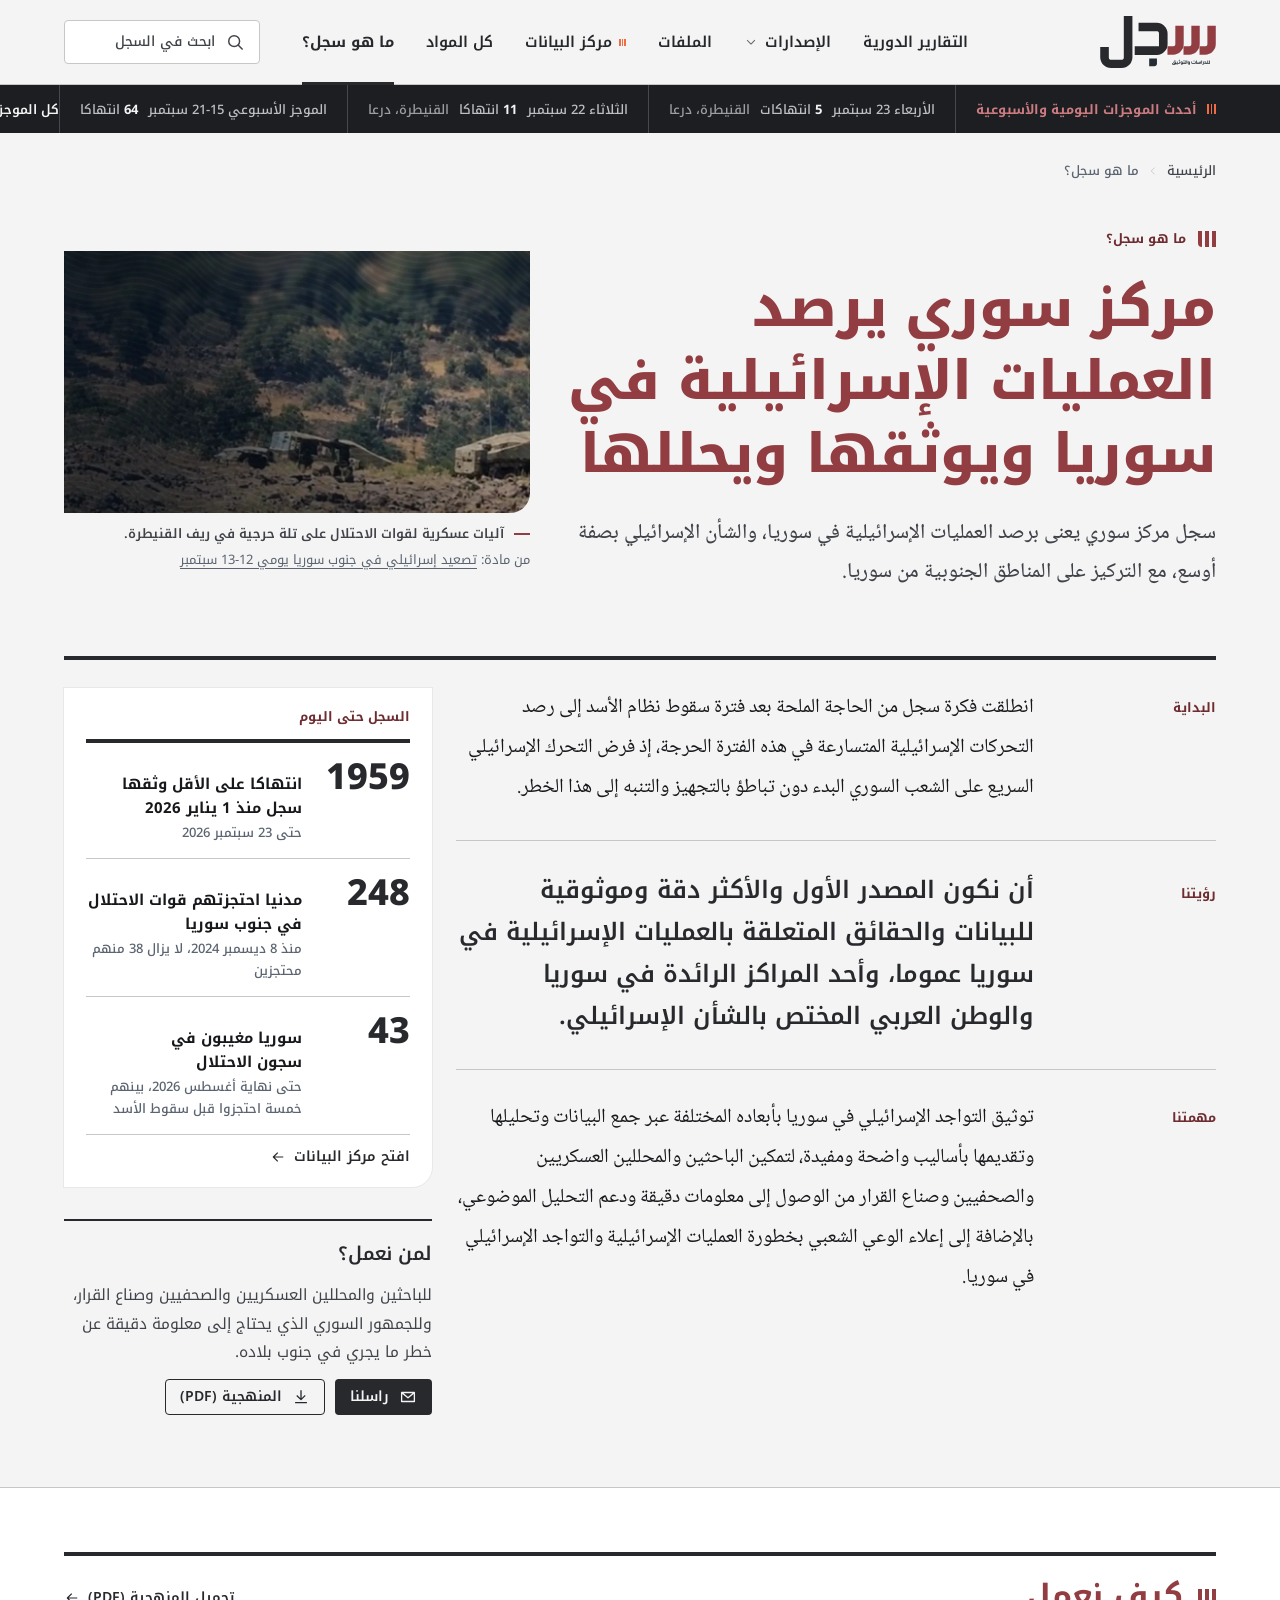
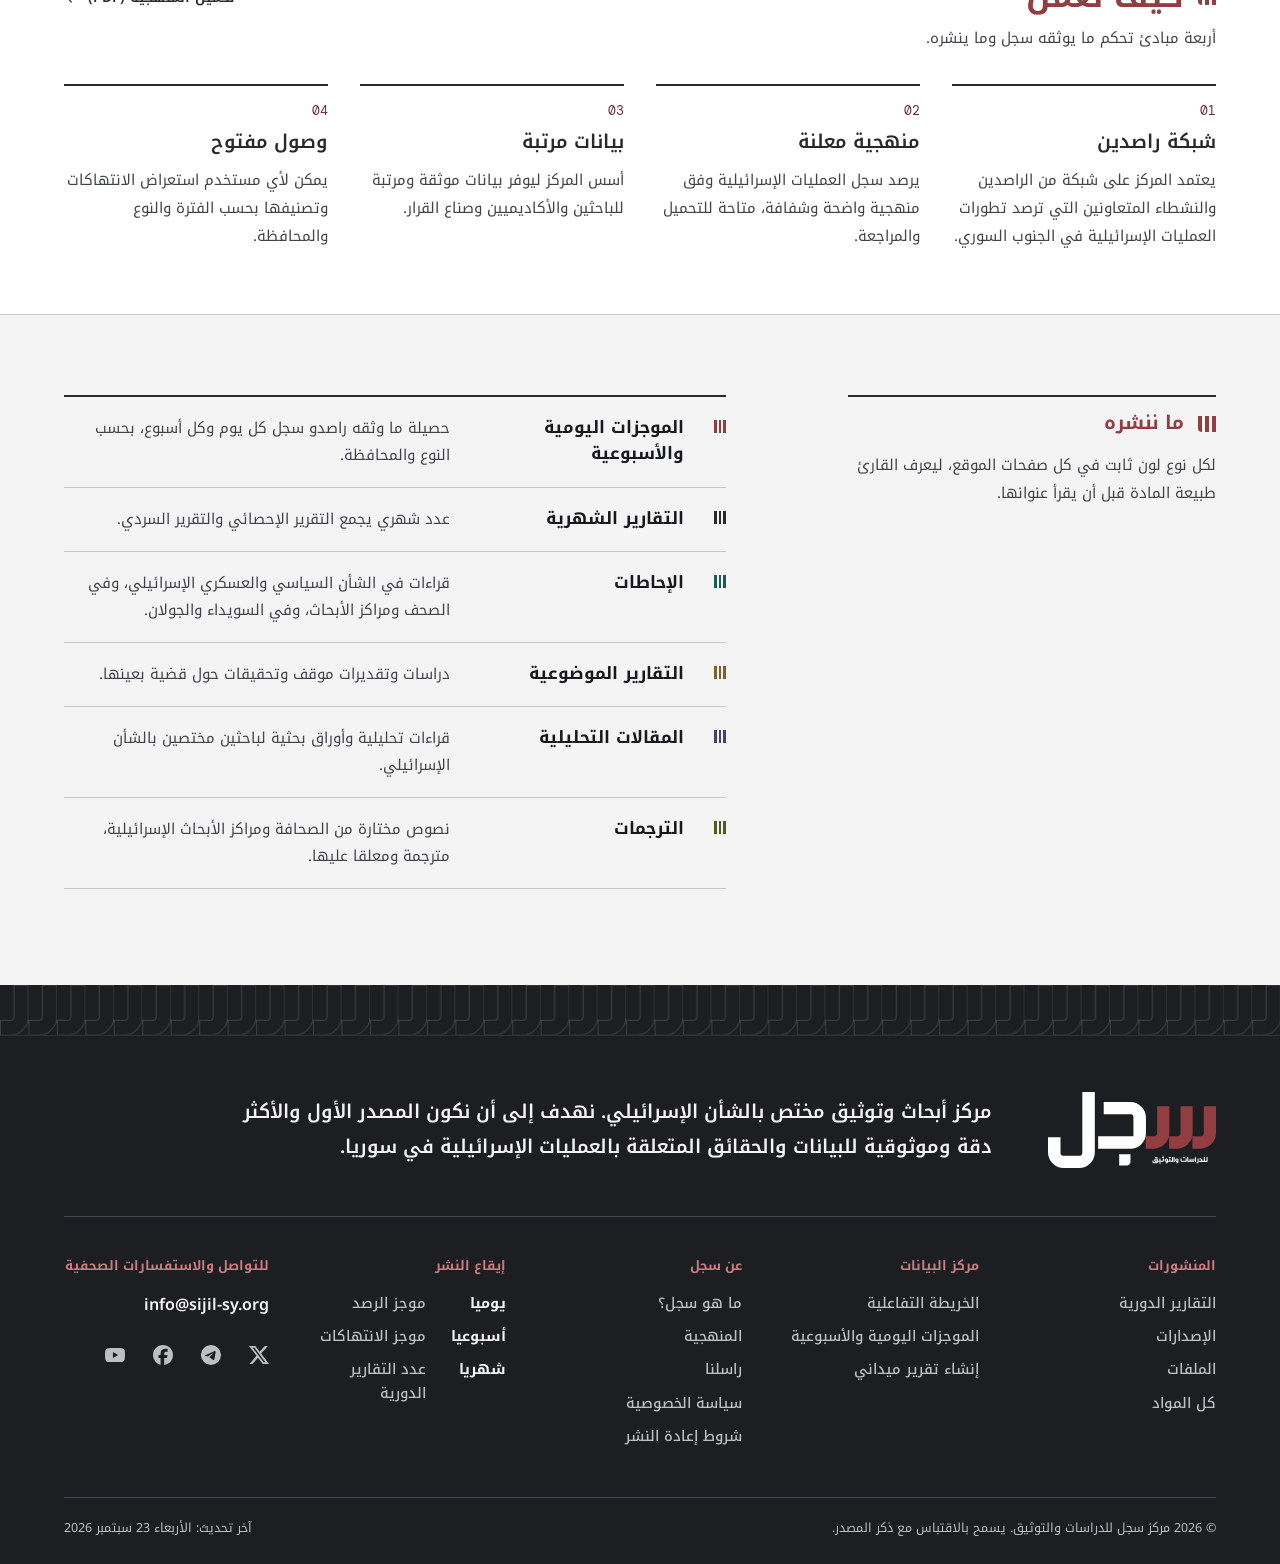
<file: about.html>
<!doctype html>
<html lang="ar" dir="rtl">
<head>
<meta charset="utf-8">
<meta name="viewport" content="width=device-width, initial-scale=1">
<title>ما هو سجل؟ | سجل</title>
<meta name="description" content="التعريف بالمركز ورؤيته ومنهجيته.">
<meta name="theme-color" content="#27292D">
<script>(function(h){h.classList.add('js');try{if(!matchMedia('(prefers-reduced-motion: reduce)').matches){var k='sj-first:'+location.pathname;if(!sessionStorage.getItem(k)){h.classList.add('first-view');sessionStorage.setItem(k,'1');setTimeout(function(){if(!window.__sjReady)h.classList.add('first-done')},4000)}}}catch(e){}})(document.documentElement)</script>
<link rel="icon" href="assets/img/sijil-icon-circle.svg" type="image/svg+xml">
<link rel="preconnect" href="https://fonts.googleapis.com"><link rel="preconnect" href="https://fonts.gstatic.com" crossorigin>
<link href="https://fonts.googleapis.com/css2?family=Noto+Kufi+Arabic:wght@400;500;600;700;800&amp;family=Noto+Naskh+Arabic:wght@400;500;600;700&amp;family=DM+Mono:wght@400;500&amp;display=swap" rel="stylesheet">
<link rel="stylesheet" href="assets/css/sijil.css?v=28">
<link rel="stylesheet" href="assets/css/site.css?v=28">
</head>
<body>
<div class="sj site" data-page="about">
<a class="sr skip" href="#main">تخط إلى المحتوى</a>
<div class="bp-d"></div><header class="site-head bp-d"><div class="masthead"><div class="container masthead__bar"><a class="brand" href="index.html" aria-label="مركز سجل للدراسات والتوثيق، الرئيسية"><img loading="lazy" decoding="async" src="assets/img/sijil-logo-full.svg" alt="سجل للدراسات والتوثيق" style="height:52px;width:116px"><span class="brand__desc">مركز سوري لرصد العمليات الإسرائيلية وتوثيقها وتحليلها</span></a><nav class="nav" aria-label="التنقل الرئيسي"><a class="nav__a" href="reports.html">التقارير الدورية</a><a class="nav__a" href="tag.html" aria-haspopup="true" aria-expanded="false" aria-controls="mega" data-mega>الإصدارات<svg class="ic " viewBox="0 0 24 24" aria-hidden="true"><path d="M6 9.5l6 6 6-6"/></svg></a><a class="nav__a" href="tag.html">الملفات</a><a class="nav__a" href="data.html"><span class="sq sq--live" style="width:7px;height:7px" aria-hidden="true"></span>مركز البيانات</a><a class="nav__a" href="archive.html">كل المواد</a><a class="nav__a is-active" href="about.html" aria-current="page">ما هو سجل؟</a></nav><a class="search-btn" href="search.html" aria-label="ابحث في موقع سجل"><svg class="ic " viewBox="0 0 24 24" aria-hidden="true"><circle cx="11" cy="11" r="6.5"/><path d="M16 16l4.5 4.5"/></svg><span>ابحث في السجل</span></a></div></div><div class="mega" id="mega" hidden><div class="container" style="padding-block:28px 32px;display:grid;grid-template-columns:repeat(12,minmax(0,1fr));gap:24px"><div class="mega__col" style="grid-column:span 3"><h3>جغرافيا</h3><a href="tag.html">سوريا وإسرائيل<svg class="ic ic--sm" viewBox="0 0 24 24" aria-hidden="true"><path d="M14.5 6l-6 6 6 6"/></svg></a><a href="tag.html">الداخل الإسرائيلي<svg class="ic ic--sm" viewBox="0 0 24 24" aria-hidden="true"><path d="M14.5 6l-6 6 6 6"/></svg></a><a href="tag.html">إسرائيل والشرق الأوسط<svg class="ic ic--sm" viewBox="0 0 24 24" aria-hidden="true"><path d="M14.5 6l-6 6 6 6"/></svg></a><a href="tag.html">إسرائيل والعالم<svg class="ic ic--sm" viewBox="0 0 24 24" aria-hidden="true"><path d="M14.5 6l-6 6 6 6"/></svg></a><a href="tag.html">جيوسياسة<svg class="ic ic--sm" viewBox="0 0 24 24" aria-hidden="true"><path d="M14.5 6l-6 6 6 6"/></svg></a></div><div class="mega__col" style="grid-column:span 5"><h3>موضوعيا</h3><div style="display:grid;grid-template-columns:1fr 1fr;column-gap:24px"><a href="tag.html">قوة خشنة<svg class="ic ic--sm" viewBox="0 0 24 24" aria-hidden="true"><path d="M14.5 6l-6 6 6 6"/></svg></a><a href="tag.html">الاستيطان<svg class="ic ic--sm" viewBox="0 0 24 24" aria-hidden="true"><path d="M14.5 6l-6 6 6 6"/></svg></a><a href="tag.html">المياه<svg class="ic ic--sm" viewBox="0 0 24 24" aria-hidden="true"><path d="M14.5 6l-6 6 6 6"/></svg></a><a href="tag.html">المحتجزون في السجون الإسرائيلية<svg class="ic ic--sm" viewBox="0 0 24 24" aria-hidden="true"><path d="M14.5 6l-6 6 6 6"/></svg></a><a href="tag.html">القواعد العسكرية<svg class="ic ic--sm" viewBox="0 0 24 24" aria-hidden="true"><path d="M14.5 6l-6 6 6 6"/></svg></a><a href="tag.html">مشروع سوفا<svg class="ic ic--sm" viewBox="0 0 24 24" aria-hidden="true"><path d="M14.5 6l-6 6 6 6"/></svg></a><a href="tag.html">عمليات التجريف والحفر<svg class="ic ic--sm" viewBox="0 0 24 24" aria-hidden="true"><path d="M14.5 6l-6 6 6 6"/></svg></a><a href="tag.html">إحاطات ميدانية<svg class="ic ic--sm" viewBox="0 0 24 24" aria-hidden="true"><path d="M14.5 6l-6 6 6 6"/></svg></a><a href="tag.html">ترجمات<svg class="ic ic--sm" viewBox="0 0 24 24" aria-hidden="true"><path d="M14.5 6l-6 6 6 6"/></svg></a></div></div><div style="grid-column:span 4;border-inline-start:1px solid var(--border);padding-inline-start:24px;display:flex;flex-direction:column;gap:12px"><span class="t-label">الأحدث في الإصدارات</span><a href="article.html" tabindex="-1" aria-hidden="true"><div class="frame" style=""><img loading="lazy" decoding="async" src="assets/img/img-latam.webp" alt=""></div></a><span class="tag tag--analysis ">مقال تحليلي <span class="tag__sub">ورقة بحثية</span></span><a href="article.html" style="font:700 16px/1.6 var(--font-kufi)">تحولات علاقة دولة الاحتلال بأمريكا اللاتينية</a><a class="link-arrow " href="tag.html"><span>كل الإصدارات</span><svg class="ic " viewBox="0 0 24 24" aria-hidden="true"><path d="M19 12H5.5M11 6l-6 6 6 6"/></svg></a></div></div></div></header><div class="bp-d"><section class="monbar inv" aria-label="أحدث الموجزات اليومية والأسبوعية"><div class="container"><span class="monbar__label"><span class="sq sq--live" aria-hidden="true"></span>أحدث الموجزات اليومية والأسبوعية</span><a class="monbar__item" href="brief.html"><span>الأربعاء 23 سبتمبر</span><span><b>5</b> انتهاكات</span><span style="opacity:.8">القنيطرة، درعا</span></a><a class="monbar__item" href="brief.html"><span>الثلاثاء 22 سبتمبر</span><span><b>11</b> انتهاكا</span><span style="opacity:.8">القنيطرة، درعا</span></a><a class="monbar__item" href="brief.html"><span>الموجز الأسبوعي 15-21 سبتمبر</span><span><b>64</b> انتهاكا</span></a><a class="monbar__more" href="data.html">كل الموجزات<svg class="ic ic--sm" viewBox="0 0 24 24" aria-hidden="true"><path d="M19 12H5.5M11 6l-6 6 6 6"/></svg></a></div></section></div><header class="masthead site-head bp-tm"><div class="container" style="height:64px;display:flex;align-items:center;justify-content:space-between"><a class="brand" href="index.html" aria-label="مركز سجل، الرئيسية"><img loading="lazy" decoding="async" src="assets/img/sijil-logo-full.svg" alt="سجل للدراسات والتوثيق" style="height:42px;width:93px"></a><div style="display:flex;gap:8px"><a class="icon-btn" href="search.html" aria-label="بحث"><svg class="ic " viewBox="0 0 24 24" aria-hidden="true"><circle cx="11" cy="11" r="6.5"/><path d="M16 16l4.5 4.5"/></svg></a><button class="icon-btn" type="button" aria-label="القائمة" aria-expanded="false" aria-controls="menu" data-menu-open style="background:var(--navy-800);color:var(--paper-100);border-color:var(--navy-800)"><svg class="ic " viewBox="0 0 24 24" aria-hidden="true"><path d="M4 7h16M4 12h16M4 17h10"/></svg></button></div></div></header><div class="bp-tm"><section class="monbar inv" aria-label="أحدث الموجزات اليومية والأسبوعية" style="height:auto"><div class="container" style="height:52px;gap:0;overflow:hidden"><span class="monbar__label" style="padding-inline-end:12px"><span class="sq sq--live" aria-hidden="true"></span>أحدث الموجزات</span><a class="monbar__item" href="brief.html" style="padding-inline:12px;border:0"><span>الأربعاء 23 سبتمبر</span><span><b>5</b> انتهاكات</span></a><a class="monbar__more" href="data.html" aria-label="كل الموجزات"><svg class="ic ic--sm" viewBox="0 0 24 24" aria-hidden="true"><path d="M19 12H5.5M11 6l-6 6 6 6"/></svg></a></div></section></div>
<main id="main">
<section class="container" style="padding-top:28px">
 <nav class="crumbs" aria-label="مسار التصفح"><a href="index.html">الرئيسية</a><svg class="ic " viewBox="0 0 24 24" aria-hidden="true"><path d="M14.5 6l-6 6 6 6"/></svg><span aria-current="page">ما هو سجل؟</span></nav>
 <div class="grid-12" style="margin-top:48px;align-items:center">
  <div style="grid-column:1 / span 7;display:flex;flex-direction:column;gap:24px">
   <span class="kicker"><span class="seen " aria-hidden="true"><i></i><i></i><i></i></span>ما هو سجل؟</span>
   <h1 class="t-display" style="color:var(--navy-800);font-size:54px;line-height:1.35">مركز سوري يرصد العمليات الإسرائيلية في سوريا ويوثقها ويحللها</h1>
   <p class="t-lead" style="font-size:21px">سجل مركز سوري يعنى برصد العمليات الإسرائيلية في سوريا، والشأن الإسرائيلي بصفة أوسع، مع التركيز على المناطق الجنوبية من سوريا.</p>
  </div>
  <figure class="about-photo" style="grid-column:8 / span 5">
   <a href="article.html" tabindex="-1" aria-hidden="true"><div class="frame" style=""><img fetchpriority="high" decoding="async" src="assets/img/img-escalation.webp" alt="آليات عسكرية لقوات الاحتلال على تلة حرجية في ريف القنيطرة"></div></a>
   <figcaption><span class="figcap" style="padding-top:0"><b>آليات عسكرية لقوات الاحتلال على تلة حرجية في ريف القنيطرة.</b></span><span class="t-caption">من مادة: <a href="article.html">تصعيد إسرائيلي في جنوب سوريا يومي 12-13 سبتمبر</a></span></figcaption>
  </figure>
 </div>
</section>
<section class="container" style="margin-top:64px">
 <div class="grid-12" style="border-top:4px solid var(--navy-800);align-items:start">
  <div style="grid-column:1 / span 8"><div class="about-row"><h2 class="t-label">البداية</h2><p class="t-body about-row__text">انطلقت فكرة سجل من الحاجة الملحة بعد فترة سقوط نظام الأسد إلى رصد التحركات الإسرائيلية المتسارعة في هذه الفترة الحرجة، إذ فرض التحرك الإسرائيلي السريع على الشعب السوري البدء دون تباطؤ بالتجهيز والتنبه إلى هذا الخطر.</p></div><div class="about-row"><h2 class="t-label">رؤيتنا</h2><p class="about-row__vision">أن نكون المصدر الأول والأكثر دقة وموثوقية للبيانات والحقائق المتعلقة بالعمليات الإسرائيلية في سوريا عموما، وأحد المراكز الرائدة في سوريا والوطن العربي المختص بالشأن الإسرائيلي.</p></div><div class="about-row"><h2 class="t-label">مهمتنا</h2><p class="t-body about-row__text">توثيق التواجد الإسرائيلي في سوريا بأبعاده المختلفة عبر جمع البيانات وتحليلها وتقديمها بأساليب واضحة ومفيدة، لتمكين الباحثين والمحللين العسكريين والصحفيين وصناع القرار من الوصول إلى معلومات دقيقة ودعم التحليل الموضوعي، بالإضافة إلى إعلاء الوعي الشعبي بخطورة العمليات الإسرائيلية والتواجد الإسرائيلي في سوريا.</p></div></div>
  <div style="grid-column:9 / span 4;display:flex;flex-direction:column;gap:32px;padding-top:28px">
   <section class="surface-raised about-ledger" aria-labelledby="al-t">
    <h2 id="al-t" class="t-label">السجل حتى اليوم</h2>
    <div class="ledger ledger--side"><div class="ledger__row"><span class="ledger__num">1959</span><span class="ledger__what">انتهاكا على الأقل وثقها سجل منذ 1 يناير 2026</span><span class="ledger__when">حتى 23 سبتمبر 2026</span></div><div class="ledger__row"><span class="ledger__num">248</span><span class="ledger__what">مدنيا احتجزتهم قوات الاحتلال في جنوب سوريا</span><span class="ledger__when">منذ 8 ديسمبر 2024، لا يزال 38 منهم محتجزين</span></div><div class="ledger__row"><span class="ledger__num">43</span><span class="ledger__what">سوريا مغيبون في سجون الاحتلال</span><span class="ledger__when">حتى نهاية أغسطس 2026، بينهم خمسة احتجزوا قبل سقوط الأسد</span></div></div>
    <a class="link-arrow " href="data.html"><span>افتح مركز البيانات</span><svg class="ic " viewBox="0 0 24 24" aria-hidden="true"><path d="M19 12H5.5M11 6l-6 6 6 6"/></svg></a>
   </section>
   <section class="about-who" aria-labelledby="who-t">
    <h2 id="who-t" class="t-h4" style="color:var(--navy-800)">لمن نعمل؟</h2>
    <p>للباحثين والمحللين العسكريين والصحفيين وصناع القرار، وللجمهور السوري الذي يحتاج إلى معلومة دقيقة عن خطر ما يجري في جنوب بلاده.</p>
    <div class="row" style="gap:10px;flex-wrap:wrap"><a class="btn btn--primary btn--sm" href="contact.html"><svg class="ic " viewBox="0 0 24 24" aria-hidden="true"><path d="M3.5 6h17v12h-17zM4 6.5l8 6.5 8-6.5"/></svg><span>راسلنا</span></a><a class="btn btn--secondary btn--sm" href="#" data-act="pdf"><svg class="ic " viewBox="0 0 24 24" aria-hidden="true"><path d="M12 4v11M7 10.5l5 5 5-5M5 19.5h14"/></svg><span>المنهجية (PDF)</span></a></div>
   </section>
  </div>
 </div>
</section>
<section style="background:var(--surface);border-block:1px solid var(--border);margin-top:72px">
 <div class="container" style="padding-block:64px">
  <div class="sec-head"><div><div class="sec-head__title"><span class="seen " aria-hidden="true"><i></i><i></i><i></i></span><h2>كيف نعمل</h2></div><p class="sec-head__desc">أربعة مبادئ تحكم ما يوثقه سجل وما ينشره.</p></div><div style="padding-top:10px"><a class="link-arrow " href="#"><span>تحميل المنهجية (PDF)</span><svg class="ic " viewBox="0 0 24 24" aria-hidden="true"><path d="M19 12H5.5M11 6l-6 6 6 6"/></svg></a></div></div>
  <div style="display:grid;grid-template-columns:repeat(4,minmax(0,1fr));gap:32px;margin-top:32px"><div style="border-top:2px solid var(--navy-800);padding-top:18px;display:flex;flex-direction:column;gap:10px"><span style="font:400 13px/1 var(--font-mono);color:var(--accent-ink)">01</span><h3 class="t-h4" style="color:var(--navy-800)">شبكة راصدين</h3><p style="font:400 15px/1.85 var(--font-kufi);color:var(--text-muted)">يعتمد المركز على شبكة من الراصدين والنشطاء المتعاونين التي ترصد تطورات العمليات الإسرائيلية في الجنوب السوري.</p></div><div style="border-top:2px solid var(--navy-800);padding-top:18px;display:flex;flex-direction:column;gap:10px"><span style="font:400 13px/1 var(--font-mono);color:var(--accent-ink)">02</span><h3 class="t-h4" style="color:var(--navy-800)">منهجية معلنة</h3><p style="font:400 15px/1.85 var(--font-kufi);color:var(--text-muted)">يرصد سجل العمليات الإسرائيلية وفق منهجية واضحة وشفافة، متاحة للتحميل والمراجعة.</p></div><div style="border-top:2px solid var(--navy-800);padding-top:18px;display:flex;flex-direction:column;gap:10px"><span style="font:400 13px/1 var(--font-mono);color:var(--accent-ink)">03</span><h3 class="t-h4" style="color:var(--navy-800)">بيانات مرتبة</h3><p style="font:400 15px/1.85 var(--font-kufi);color:var(--text-muted)">أسس المركز ليوفر بيانات موثقة ومرتبة للباحثين والأكاديميين وصناع القرار.</p></div><div style="border-top:2px solid var(--navy-800);padding-top:18px;display:flex;flex-direction:column;gap:10px"><span style="font:400 13px/1 var(--font-mono);color:var(--accent-ink)">04</span><h3 class="t-h4" style="color:var(--navy-800)">وصول مفتوح</h3><p style="font:400 15px/1.85 var(--font-kufi);color:var(--text-muted)">يمكن لأي مستخدم استعراض الانتهاكات وتصنيفها بحسب الفترة والنوع والمحافظة.</p></div></div>
 </div>
</section>
<section class="container" style="padding-block:80px 96px">
 <div class="grid-12">
  <div style="grid-column:1 / span 4"><div class="sec-head sec-head--sm"><div><div class="sec-head__title"><span class="seen " aria-hidden="true"><i></i><i></i><i></i></span><h2>ما ننشره</h2></div></div></div><p style="font:400 15px/1.85 var(--font-kufi);color:var(--text-muted);margin-top:14px">لكل نوع لون ثابت في كل صفحات الموقع، ليعرف القارئ طبيعة المادة قبل أن يقرأ عنوانها.</p></div>
  <ul style="grid-column:6 / span 7;border-top:2px solid var(--navy-800)"><li style="display:grid;grid-template-columns:28px 220px minmax(0,1fr);gap:14px;align-items:baseline;padding:18px 0;border-bottom:1px solid var(--border)"><span class="sq sq--lg" style="--c:var(--type-monitor)"></span><span style="font:700 17px/1.5 var(--font-kufi);color:var(--ink-900)">الموجزات اليومية والأسبوعية</span><span style="font:400 15px/1.8 var(--font-kufi);color:var(--text-muted)">حصيلة ما وثقه راصدو سجل كل يوم وكل أسبوع، بحسب النوع والمحافظة.</span></li><li style="display:grid;grid-template-columns:28px 220px minmax(0,1fr);gap:14px;align-items:baseline;padding:18px 0;border-bottom:1px solid var(--border)"><span class="sq sq--lg" style="--c:var(--type-monthly)"></span><span style="font:700 17px/1.5 var(--font-kufi);color:var(--ink-900)">التقارير الشهرية</span><span style="font:400 15px/1.8 var(--font-kufi);color:var(--text-muted)">عدد شهري يجمع التقرير الإحصائي والتقرير السردي.</span></li><li style="display:grid;grid-template-columns:28px 220px minmax(0,1fr);gap:14px;align-items:baseline;padding:18px 0;border-bottom:1px solid var(--border)"><span class="sq sq--lg" style="--c:var(--type-briefing)"></span><span style="font:700 17px/1.5 var(--font-kufi);color:var(--ink-900)">الإحاطات</span><span style="font:400 15px/1.8 var(--font-kufi);color:var(--text-muted)">قراءات في الشأن السياسي والعسكري الإسرائيلي، وفي الصحف ومراكز الأبحاث، وفي السويداء والجولان.</span></li><li style="display:grid;grid-template-columns:28px 220px minmax(0,1fr);gap:14px;align-items:baseline;padding:18px 0;border-bottom:1px solid var(--border)"><span class="sq sq--lg" style="--c:var(--type-thematic)"></span><span style="font:700 17px/1.5 var(--font-kufi);color:var(--ink-900)">التقارير الموضوعية</span><span style="font:400 15px/1.8 var(--font-kufi);color:var(--text-muted)">دراسات وتقديرات موقف وتحقيقات حول قضية بعينها.</span></li><li style="display:grid;grid-template-columns:28px 220px minmax(0,1fr);gap:14px;align-items:baseline;padding:18px 0;border-bottom:1px solid var(--border)"><span class="sq sq--lg" style="--c:var(--type-analysis)"></span><span style="font:700 17px/1.5 var(--font-kufi);color:var(--ink-900)">المقالات التحليلية</span><span style="font:400 15px/1.8 var(--font-kufi);color:var(--text-muted)">قراءات تحليلية وأوراق بحثية لباحثين مختصين بالشأن الإسرائيلي.</span></li><li style="display:grid;grid-template-columns:28px 220px minmax(0,1fr);gap:14px;align-items:baseline;padding:18px 0;border-bottom:1px solid var(--border)"><span class="sq sq--lg" style="--c:var(--type-translation)"></span><span style="font:700 17px/1.5 var(--font-kufi);color:var(--ink-900)">الترجمات</span><span style="font:400 15px/1.8 var(--font-kufi);color:var(--text-muted)">نصوص مختارة من الصحافة ومراكز الأبحاث الإسرائيلية، مترجمة ومعلقا عليها.</span></li></ul>
 </div>
</section></main>
<div class="bp-d"><footer class="footer footer--d inv"><svg class="seen-band footer__band" aria-hidden="true" focusable="false"><defs><pattern id="sb-fd" width="28.46" height="50.67" patternUnits="userSpaceOnUse"><path transform="translate(-221.54 -121.93)" fill="none" stroke="currentColor" stroke-width="1" d="M250,121.93v31.63c0,2.5-.39,4.83-1.18,7-1.05,2.17-2.43,4.11-4.14,5.82-1.71,1.97-3.65,3.35-5.82,4.14-2.37,1.12-4.7,1.68-7,1.68h-9.96v-14.89h9.96c1.64,0,2.73-.56,3.25-1.68.26-.79.39-1.48.39-2.07v-31.63h14.5Z"/></pattern></defs><rect width="100%" height="100%" fill="url(#sb-fd)"/></svg><div class="container"><div class="footer__top"><div class="footer__brand"><img class="footer__logo" src="assets/img/sijil-logo-full-reverse.svg" alt="مركز سجل للدراسات والتوثيق"><p class="footer__vision">مركز أبحاث وتوثيق مختص بالشأن الإسرائيلي. نهدف إلى أن نكون المصدر الأول والأكثر دقة وموثوقية للبيانات والحقائق المتعلقة بالعمليات الإسرائيلية في سوريا.</p></div></div><div class="footer__links"><nav class="footer__col" aria-label="المنشورات"><h2>المنشورات</h2><ul><li><a href="reports.html">التقارير الدورية</a></li><li><a href="tag.html">الإصدارات</a></li><li><a href="tag.html">الملفات</a></li><li><a href="archive.html">كل المواد</a></li></ul></nav><nav class="footer__col" aria-label="مركز البيانات"><h2>مركز البيانات</h2><ul><li><a href="data.html">الخريطة التفاعلية</a></li><li><a href="data.html">الموجزات اليومية والأسبوعية</a></li><li><a href="field-report.html">إنشاء تقرير ميداني</a></li></ul></nav><nav class="footer__col" aria-label="عن سجل"><h2>عن سجل</h2><ul><li><a href="about.html">ما هو سجل؟</a></li><li><a href="about.html">المنهجية</a></li><li><a href="contact.html">راسلنا</a></li><li><a href="#">سياسة الخصوصية</a></li><li><a href="#">شروط إعادة النشر</a></li></ul></nav><div class="footer__col"><h2>إيقاع النشر</h2><ul class="footer__cadence"><li><b>يوميا</b><span>موجز الرصد</span></li><li><b>أسبوعيا</b><span>موجز الانتهاكات</span></li><li><b>شهريا</b><span>عدد التقارير الدورية</span></li></ul></div><div class="footer__col"><h2>للتواصل والاستفسارات الصحفية</h2><a class="footer__mail" href="mailto:info@sijil-sy.org">info@sijil-sy.org</a><div class="footer__social"><a href="https://x.com/sijlnews" target="_blank" rel="noopener" aria-label="سجل على إكس"><svg class="ic ic--fill " viewBox="0 0 24 24" aria-hidden="true"><path d="M18.9 1.15h3.68l-8.04 9.19L24 22.85h-7.41l-5.8-7.59-6.64 7.59H.47l8.6-9.83L0 1.15h7.59l5.25 6.94zm-1.29 19.49h2.04L6.49 3.24H4.3z"/></svg></a><a href="#" aria-label="سجل على تلغرام"><svg class="ic ic--fill " viewBox="0 0 24 24" aria-hidden="true"><path d="M11.94 0A12 12 0 1 0 12 24 12 12 0 0 0 11.94 0zm4.97 7.22c.1 0 .32.02.46.14.12.1.15.23.17.33.02.09.04.3.02.47-.18 1.9-.96 6.5-1.36 8.63-.17.9-.5 1.2-.82 1.23-.7.06-1.22-.46-1.9-.9-1.05-.7-1.65-1.13-2.67-1.8-1.19-.78-.42-1.21.26-1.91.17-.19 3.24-2.98 3.3-3.23.01-.03.02-.15-.05-.21-.07-.06-.18-.04-.25-.03-.1.03-1.8 1.14-5.06 3.35-.48.33-.91.49-1.3.48-.43-.01-1.25-.24-1.87-.44-.75-.25-1.35-.38-1.3-.79.03-.22.33-.44.9-.66 3.5-1.53 5.83-2.53 7-3.02 3.33-1.38 4.02-1.62 4.47-1.63z"/></svg></a><a href="#" aria-label="سجل على فيسبوك"><svg class="ic ic--fill " viewBox="0 0 24 24" aria-hidden="true"><path d="M9.1 23.69v-7.98H6.63v-3.67H9.1v-1.58c0-4.09 1.85-5.98 5.86-5.98.4 0 .96.04 1.47.1.39.05.77.11 1.14.2v3.32c-.22-.02-.44-.03-.65-.04h-.73c-.71 0-1.26.1-1.68.31-.28.14-.51.35-.68.63-.26.42-.37 1-.37 1.75v1.3h3.92l-.39 2.1-.29 1.56h-3.25v8.25C19.4 23.24 24 18.18 24 12.04c0-6.63-5.37-12-12-12S0 5.42 0 12.04c0 5.63 3.87 10.35 9.1 11.65z"/></svg></a><a href="#" aria-label="سجل على يوتيوب"><svg class="ic ic--fill " viewBox="0 0 24 24" aria-hidden="true"><path d="M23.5 6.19a3.02 3.02 0 0 0-2.12-2.14C19.5 3.55 12 3.55 12 3.55s-7.5 0-9.38.5A3.02 3.02 0 0 0 .5 6.19C0 8.07 0 12 0 12s0 3.93.5 5.81a3.02 3.02 0 0 0 2.12 2.14c1.88.5 9.38.5 9.38.5s7.5 0 9.38-.5a3.02 3.02 0 0 0 2.12-2.14C24 15.93 24 12 24 12s0-3.93-.5-5.81zM9.55 15.57V8.43L15.82 12z"/></svg></a></div></div></div><div class="footer__legal"><span>© 2026 مركز سجل للدراسات والتوثيق. يسمح بالاقتباس مع ذكر المصدر.</span><span>آخر تحديث: الأربعاء 23 سبتمبر 2026</span></div></div></footer></div><div class="bp-t"><footer class="footer footer--t inv"><svg class="seen-band footer__band" aria-hidden="true" focusable="false"><defs><pattern id="sb-ft" width="28.46" height="50.67" patternUnits="userSpaceOnUse"><path transform="translate(-221.54 -121.93)" fill="none" stroke="currentColor" stroke-width="1" d="M250,121.93v31.63c0,2.5-.39,4.83-1.18,7-1.05,2.17-2.43,4.11-4.14,5.82-1.71,1.97-3.65,3.35-5.82,4.14-2.37,1.12-4.7,1.68-7,1.68h-9.96v-14.89h9.96c1.64,0,2.73-.56,3.25-1.68.26-.79.39-1.48.39-2.07v-31.63h14.5Z"/></pattern></defs><rect width="100%" height="100%" fill="url(#sb-ft)"/></svg><div class="container"><div class="footer__top"><div class="footer__brand"><img class="footer__logo" src="assets/img/sijil-logo-full-reverse.svg" alt="مركز سجل للدراسات والتوثيق"><p class="footer__vision">مركز أبحاث وتوثيق مختص بالشأن الإسرائيلي. نهدف إلى أن نكون المصدر الأول والأكثر دقة وموثوقية للبيانات والحقائق المتعلقة بالعمليات الإسرائيلية في سوريا.</p></div></div><div class="footer__links"><nav class="footer__col" aria-label="المنشورات"><h2>المنشورات</h2><ul><li><a href="reports.html">التقارير الدورية</a></li><li><a href="tag.html">الإصدارات</a></li><li><a href="tag.html">الملفات</a></li><li><a href="archive.html">كل المواد</a></li></ul></nav><nav class="footer__col" aria-label="مركز البيانات"><h2>مركز البيانات</h2><ul><li><a href="data.html">الخريطة التفاعلية</a></li><li><a href="data.html">الموجزات اليومية والأسبوعية</a></li><li><a href="field-report.html">إنشاء تقرير ميداني</a></li></ul></nav><nav class="footer__col" aria-label="عن سجل"><h2>عن سجل</h2><ul><li><a href="about.html">ما هو سجل؟</a></li><li><a href="about.html">المنهجية</a></li><li><a href="contact.html">راسلنا</a></li><li><a href="#">سياسة الخصوصية</a></li><li><a href="#">شروط إعادة النشر</a></li></ul></nav><div class="footer__col"><h2>إيقاع النشر</h2><ul class="footer__cadence"><li><b>يوميا</b><span>موجز الرصد</span></li><li><b>أسبوعيا</b><span>موجز الانتهاكات</span></li><li><b>شهريا</b><span>عدد التقارير الدورية</span></li></ul></div><div class="footer__col"><h2>للتواصل والاستفسارات الصحفية</h2><a class="footer__mail" href="mailto:info@sijil-sy.org">info@sijil-sy.org</a><div class="footer__social"><a href="https://x.com/sijlnews" target="_blank" rel="noopener" aria-label="سجل على إكس"><svg class="ic ic--fill " viewBox="0 0 24 24" aria-hidden="true"><path d="M18.9 1.15h3.68l-8.04 9.19L24 22.85h-7.41l-5.8-7.59-6.64 7.59H.47l8.6-9.83L0 1.15h7.59l5.25 6.94zm-1.29 19.49h2.04L6.49 3.24H4.3z"/></svg></a><a href="#" aria-label="سجل على تلغرام"><svg class="ic ic--fill " viewBox="0 0 24 24" aria-hidden="true"><path d="M11.94 0A12 12 0 1 0 12 24 12 12 0 0 0 11.94 0zm4.97 7.22c.1 0 .32.02.46.14.12.1.15.23.17.33.02.09.04.3.02.47-.18 1.9-.96 6.5-1.36 8.63-.17.9-.5 1.2-.82 1.23-.7.06-1.22-.46-1.9-.9-1.05-.7-1.65-1.13-2.67-1.8-1.19-.78-.42-1.21.26-1.91.17-.19 3.24-2.98 3.3-3.23.01-.03.02-.15-.05-.21-.07-.06-.18-.04-.25-.03-.1.03-1.8 1.14-5.06 3.35-.48.33-.91.49-1.3.48-.43-.01-1.25-.24-1.87-.44-.75-.25-1.35-.38-1.3-.79.03-.22.33-.44.9-.66 3.5-1.53 5.83-2.53 7-3.02 3.33-1.38 4.02-1.62 4.47-1.63z"/></svg></a><a href="#" aria-label="سجل على فيسبوك"><svg class="ic ic--fill " viewBox="0 0 24 24" aria-hidden="true"><path d="M9.1 23.69v-7.98H6.63v-3.67H9.1v-1.58c0-4.09 1.85-5.98 5.86-5.98.4 0 .96.04 1.47.1.39.05.77.11 1.14.2v3.32c-.22-.02-.44-.03-.65-.04h-.73c-.71 0-1.26.1-1.68.31-.28.14-.51.35-.68.63-.26.42-.37 1-.37 1.75v1.3h3.92l-.39 2.1-.29 1.56h-3.25v8.25C19.4 23.24 24 18.18 24 12.04c0-6.63-5.37-12-12-12S0 5.42 0 12.04c0 5.63 3.87 10.35 9.1 11.65z"/></svg></a><a href="#" aria-label="سجل على يوتيوب"><svg class="ic ic--fill " viewBox="0 0 24 24" aria-hidden="true"><path d="M23.5 6.19a3.02 3.02 0 0 0-2.12-2.14C19.5 3.55 12 3.55 12 3.55s-7.5 0-9.38.5A3.02 3.02 0 0 0 .5 6.19C0 8.07 0 12 0 12s0 3.93.5 5.81a3.02 3.02 0 0 0 2.12 2.14c1.88.5 9.38.5 9.38.5s7.5 0 9.38-.5a3.02 3.02 0 0 0 2.12-2.14C24 15.93 24 12 24 12s0-3.93-.5-5.81zM9.55 15.57V8.43L15.82 12z"/></svg></a></div></div></div><div class="footer__legal"><span>© 2026 مركز سجل للدراسات والتوثيق. يسمح بالاقتباس مع ذكر المصدر.</span><span>آخر تحديث: الأربعاء 23 سبتمبر 2026</span></div></div></footer></div><div class="bp-m mobile"><footer class="footer footer--m inv"><svg class="seen-band footer__band" aria-hidden="true" focusable="false"><defs><pattern id="sb-fm" width="28.46" height="50.67" patternUnits="userSpaceOnUse"><path transform="translate(-221.54 -121.93)" fill="none" stroke="currentColor" stroke-width="1" d="M250,121.93v31.63c0,2.5-.39,4.83-1.18,7-1.05,2.17-2.43,4.11-4.14,5.82-1.71,1.97-3.65,3.35-5.82,4.14-2.37,1.12-4.7,1.68-7,1.68h-9.96v-14.89h9.96c1.64,0,2.73-.56,3.25-1.68.26-.79.39-1.48.39-2.07v-31.63h14.5Z"/></pattern></defs><rect width="100%" height="100%" fill="url(#sb-fm)"/></svg><div class="container"><div class="footer__top"><div class="footer__brand"><img class="footer__logo" src="assets/img/sijil-logo-full-reverse.svg" alt="مركز سجل للدراسات والتوثيق"><p class="footer__vision">مركز أبحاث وتوثيق مختص بالشأن الإسرائيلي. نهدف إلى أن نكون المصدر الأول والأكثر دقة وموثوقية للبيانات والحقائق المتعلقة بالعمليات الإسرائيلية في سوريا.</p></div></div><div class="footer__links"><nav class="footer__col" aria-label="المنشورات"><h2>المنشورات</h2><ul><li><a href="reports.html">التقارير الدورية</a></li><li><a href="tag.html">الإصدارات</a></li><li><a href="tag.html">الملفات</a></li><li><a href="archive.html">كل المواد</a></li></ul></nav><nav class="footer__col" aria-label="مركز البيانات"><h2>مركز البيانات</h2><ul><li><a href="data.html">الخريطة التفاعلية</a></li><li><a href="data.html">الموجزات اليومية والأسبوعية</a></li><li><a href="field-report.html">إنشاء تقرير ميداني</a></li></ul></nav><nav class="footer__col" aria-label="عن سجل"><h2>عن سجل</h2><ul><li><a href="about.html">ما هو سجل؟</a></li><li><a href="about.html">المنهجية</a></li><li><a href="contact.html">راسلنا</a></li><li><a href="#">سياسة الخصوصية</a></li><li><a href="#">شروط إعادة النشر</a></li></ul></nav><div class="footer__col"><h2>إيقاع النشر</h2><ul class="footer__cadence"><li><b>يوميا</b><span>موجز الرصد</span></li><li><b>أسبوعيا</b><span>موجز الانتهاكات</span></li><li><b>شهريا</b><span>عدد التقارير الدورية</span></li></ul></div><div class="footer__col"><h2>للتواصل والاستفسارات الصحفية</h2><a class="footer__mail" href="mailto:info@sijil-sy.org">info@sijil-sy.org</a><div class="footer__social"><a href="https://x.com/sijlnews" target="_blank" rel="noopener" aria-label="سجل على إكس"><svg class="ic ic--fill " viewBox="0 0 24 24" aria-hidden="true"><path d="M18.9 1.15h3.68l-8.04 9.19L24 22.85h-7.41l-5.8-7.59-6.64 7.59H.47l8.6-9.83L0 1.15h7.59l5.25 6.94zm-1.29 19.49h2.04L6.49 3.24H4.3z"/></svg></a><a href="#" aria-label="سجل على تلغرام"><svg class="ic ic--fill " viewBox="0 0 24 24" aria-hidden="true"><path d="M11.94 0A12 12 0 1 0 12 24 12 12 0 0 0 11.94 0zm4.97 7.22c.1 0 .32.02.46.14.12.1.15.23.17.33.02.09.04.3.02.47-.18 1.9-.96 6.5-1.36 8.63-.17.9-.5 1.2-.82 1.23-.7.06-1.22-.46-1.9-.9-1.05-.7-1.65-1.13-2.67-1.8-1.19-.78-.42-1.21.26-1.91.17-.19 3.24-2.98 3.3-3.23.01-.03.02-.15-.05-.21-.07-.06-.18-.04-.25-.03-.1.03-1.8 1.14-5.06 3.35-.48.33-.91.49-1.3.48-.43-.01-1.25-.24-1.87-.44-.75-.25-1.35-.38-1.3-.79.03-.22.33-.44.9-.66 3.5-1.53 5.83-2.53 7-3.02 3.33-1.38 4.02-1.62 4.47-1.63z"/></svg></a><a href="#" aria-label="سجل على فيسبوك"><svg class="ic ic--fill " viewBox="0 0 24 24" aria-hidden="true"><path d="M9.1 23.69v-7.98H6.63v-3.67H9.1v-1.58c0-4.09 1.85-5.98 5.86-5.98.4 0 .96.04 1.47.1.39.05.77.11 1.14.2v3.32c-.22-.02-.44-.03-.65-.04h-.73c-.71 0-1.26.1-1.68.31-.28.14-.51.35-.68.63-.26.42-.37 1-.37 1.75v1.3h3.92l-.39 2.1-.29 1.56h-3.25v8.25C19.4 23.24 24 18.18 24 12.04c0-6.63-5.37-12-12-12S0 5.42 0 12.04c0 5.63 3.87 10.35 9.1 11.65z"/></svg></a><a href="#" aria-label="سجل على يوتيوب"><svg class="ic ic--fill " viewBox="0 0 24 24" aria-hidden="true"><path d="M23.5 6.19a3.02 3.02 0 0 0-2.12-2.14C19.5 3.55 12 3.55 12 3.55s-7.5 0-9.38.5A3.02 3.02 0 0 0 .5 6.19C0 8.07 0 12 0 12s0 3.93.5 5.81a3.02 3.02 0 0 0 2.12 2.14c1.88.5 9.38.5 9.38.5s7.5 0 9.38-.5a3.02 3.02 0 0 0 2.12-2.14C24 15.93 24 12 24 12s0-3.93-.5-5.81zM9.55 15.57V8.43L15.82 12z"/></svg></a></div></div></div><div class="footer__legal"><span>© 2026 مركز سجل للدراسات والتوثيق. يسمح بالاقتباس مع ذكر المصدر.</span><span>آخر تحديث: الأربعاء 23 سبتمبر 2026</span></div></div></footer></div>
<div class="drawer mobile" id="menu" role="dialog" aria-modal="true" aria-label="القائمة" hidden><div class="drawer__head"><a class="brand" href="index.html" aria-label="مركز سجل، الرئيسية"><img loading="lazy" decoding="async" src="assets/img/sijil-logo-full.svg" alt="سجل للدراسات والتوثيق" style="height:42px;width:93px"></a><button class="icon-btn" type="button" aria-label="أغلق القائمة" data-menu-close style="background:var(--navy-800);color:var(--paper-100);border-color:var(--navy-800)"><svg class="ic " viewBox="0 0 24 24" aria-hidden="true"><path d="M6 6l12 12M18 6L6 18"/></svg></button></div><nav aria-label="القائمة الرئيسية" class="drawer__nav">
 <form role="search" onsubmit="return false" style="position:relative;margin:10px 0 6px"><label class="sr" for="nq">ابحث في سجل</label><input id="nq" class="input" placeholder="ابحث في سجل" style="padding-inline-start:44px;height:50px"><span style="position:absolute;inset-inline-start:14px;top:15px;color:var(--navy-800)"><svg class="ic " viewBox="0 0 24 24" aria-hidden="true"><circle cx="11" cy="11" r="6.5"/><path d="M16 16l4.5 4.5"/></svg></span></form>
 <ul style="border-top:2px solid var(--navy-800);margin-top:10px"><li style="border-bottom:1px solid var(--border)"><a href="reports.html" style="display:flex;justify-content:space-between;align-items:center;padding:16px 0;font:700 20px/1.3 var(--font-kufi);color:var(--ink-900)"><span style="display:flex;align-items:center">التقارير الدورية</span><svg class="ic " viewBox="0 0 24 24" aria-hidden="true"><path d="M14.5 6l-6 6 6 6"/></svg></a></li><li style="border-bottom:1px solid var(--border)"><button type="button" aria-expanded="true" aria-controls="nav-pubs" data-collapse-toggle style="width:100%;display:flex;justify-content:space-between;align-items:center;padding:16px 0;font:700 20px/1.3 var(--font-kufi);color:var(--navy-800)">الإصدارات<svg class="ic " viewBox="0 0 24 24" aria-hidden="true"><path d="M12 5v14M5 12h14"/></svg></button>
            <div class="collapse" id="nav-pubs" data-open="true"><div class="collapse__in"><div style="display:grid;grid-template-columns:1fr 1fr;gap:12px;padding:0 0 14px"><div><div class="t-label" style="margin-bottom:4px">جغرافيا</div><a href="tag.html" style="display:block;padding:10px 0;font:500 15px/1.4 var(--font-kufi);color:var(--ink-700)">سوريا وإسرائيل</a><a href="tag.html" style="display:block;padding:10px 0;font:500 15px/1.4 var(--font-kufi);color:var(--ink-700)">الداخل الإسرائيلي</a><a href="tag.html" style="display:block;padding:10px 0;font:500 15px/1.4 var(--font-kufi);color:var(--ink-700)">إسرائيل والشرق الأوسط</a><a href="tag.html" style="display:block;padding:10px 0;font:500 15px/1.4 var(--font-kufi);color:var(--ink-700)">إسرائيل والعالم</a></div><div><div class="t-label" style="margin-bottom:4px">موضوعيا</div><a href="tag.html" style="display:block;padding:10px 0;font:500 15px/1.4 var(--font-kufi);color:var(--ink-700)">قوة خشنة</a><a href="tag.html" style="display:block;padding:10px 0;font:500 15px/1.4 var(--font-kufi);color:var(--ink-700)">الاستيطان</a><a href="tag.html" style="display:block;padding:10px 0;font:500 15px/1.4 var(--font-kufi);color:var(--ink-700)">المياه</a><a href="tag.html" style="display:block;padding:10px 0;font:500 15px/1.4 var(--font-kufi);color:var(--ink-700)">المحتجزون</a></div></div>
            <a href="tag.html" class="link-arrow" style="margin-bottom:16px"><span>كل الوسوم (14)</span><svg class="ic " viewBox="0 0 24 24" aria-hidden="true"><path d="M19 12H5.5M11 6l-6 6 6 6"/></svg></a></div></div></li><li style="border-bottom:1px solid var(--border)"><a href="tag.html" style="display:flex;justify-content:space-between;align-items:center;padding:16px 0;font:700 20px/1.3 var(--font-kufi);color:var(--ink-900)"><span style="display:flex;align-items:center">الملفات</span><svg class="ic " viewBox="0 0 24 24" aria-hidden="true"><path d="M14.5 6l-6 6 6 6"/></svg></a></li><li style="border-bottom:1px solid var(--border)"><a href="data.html" style="display:flex;justify-content:space-between;align-items:center;padding:16px 0;font:700 20px/1.3 var(--font-kufi);color:var(--ink-900)"><span style="display:flex;align-items:center"><span class="sq sq--live" aria-hidden="true" style="margin-inline-end:10px"></span>مركز البيانات</span><svg class="ic " viewBox="0 0 24 24" aria-hidden="true"><path d="M14.5 6l-6 6 6 6"/></svg></a></li><li style="border-bottom:1px solid var(--border)"><a href="archive.html" style="display:flex;justify-content:space-between;align-items:center;padding:16px 0;font:700 20px/1.3 var(--font-kufi);color:var(--ink-900)"><span style="display:flex;align-items:center">كل المواد</span><svg class="ic " viewBox="0 0 24 24" aria-hidden="true"><path d="M14.5 6l-6 6 6 6"/></svg></a></li><li style="border-bottom:1px solid var(--border)"><a href="about.html" style="display:flex;justify-content:space-between;align-items:center;padding:16px 0;font:700 20px/1.3 var(--font-kufi);color:var(--ink-900)"><span style="display:flex;align-items:center">ما هو سجل؟</span><svg class="ic " viewBox="0 0 24 24" aria-hidden="true"><path d="M14.5 6l-6 6 6 6"/></svg></a></li></ul>
 <div style="margin-top:auto;padding-block:18px;border-top:1px solid var(--border);display:flex;align-items:center;justify-content:space-between">
  <div><div class="t-caption">راسلنا</div><a href="mailto:info@sijil-sy.org" class="ltr" style="font:700 16px/1.4 var(--font-kufi);color:var(--navy-800)">info@sijil-sy.org</a></div>
  <a class="icon-btn" href="#" aria-label="سجل على إكس"><svg class="ic ic--fill " viewBox="0 0 24 24" aria-hidden="true"><path d="M18.9 1.15h3.68l-8.04 9.19L24 22.85h-7.41l-5.8-7.59-6.64 7.59H.47l8.6-9.83L0 1.15h7.59l5.25 6.94zm-1.29 19.49h2.04L6.49 3.24H4.3z"/></svg></a>
 </div>
</nav></div>
<div class="toast-host" aria-live="polite"></div>
</div>
<script src="assets/js/sijil.js?v=28" defer></script>
</body>
</html>
</file>
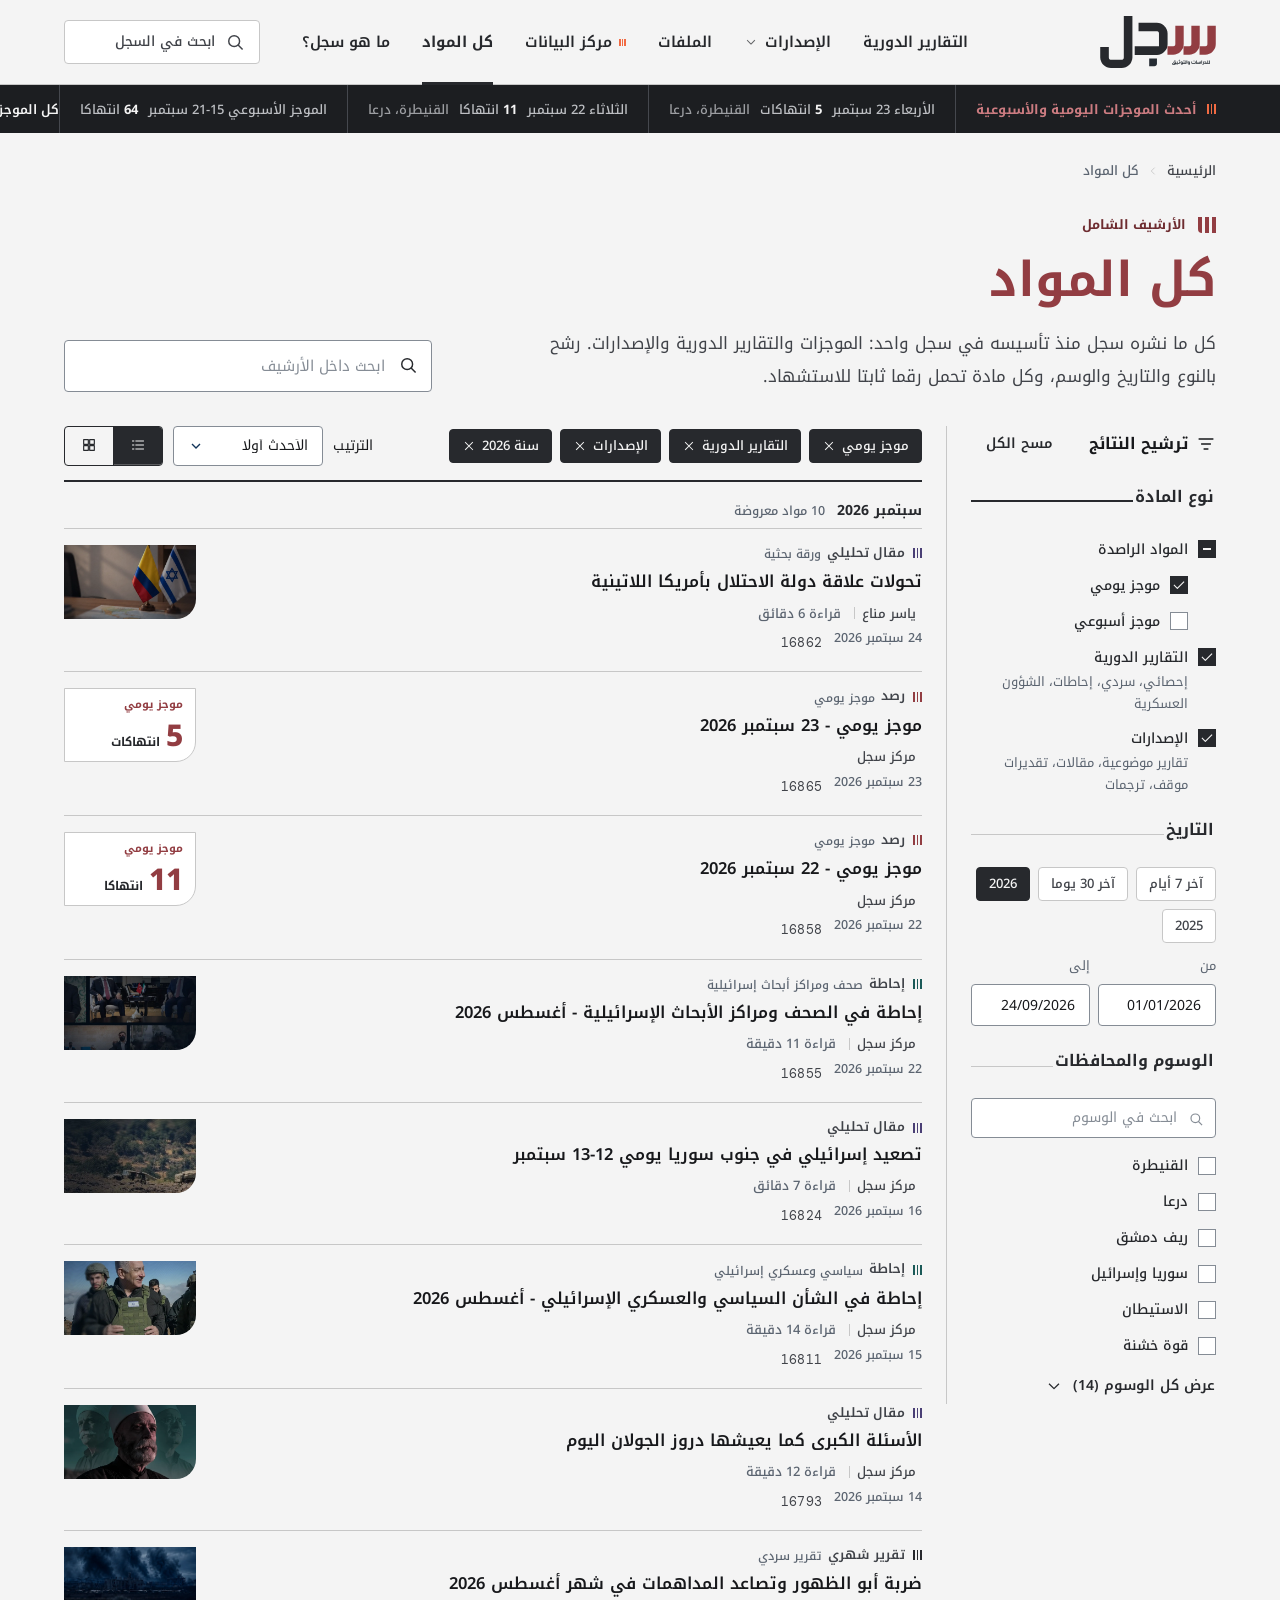
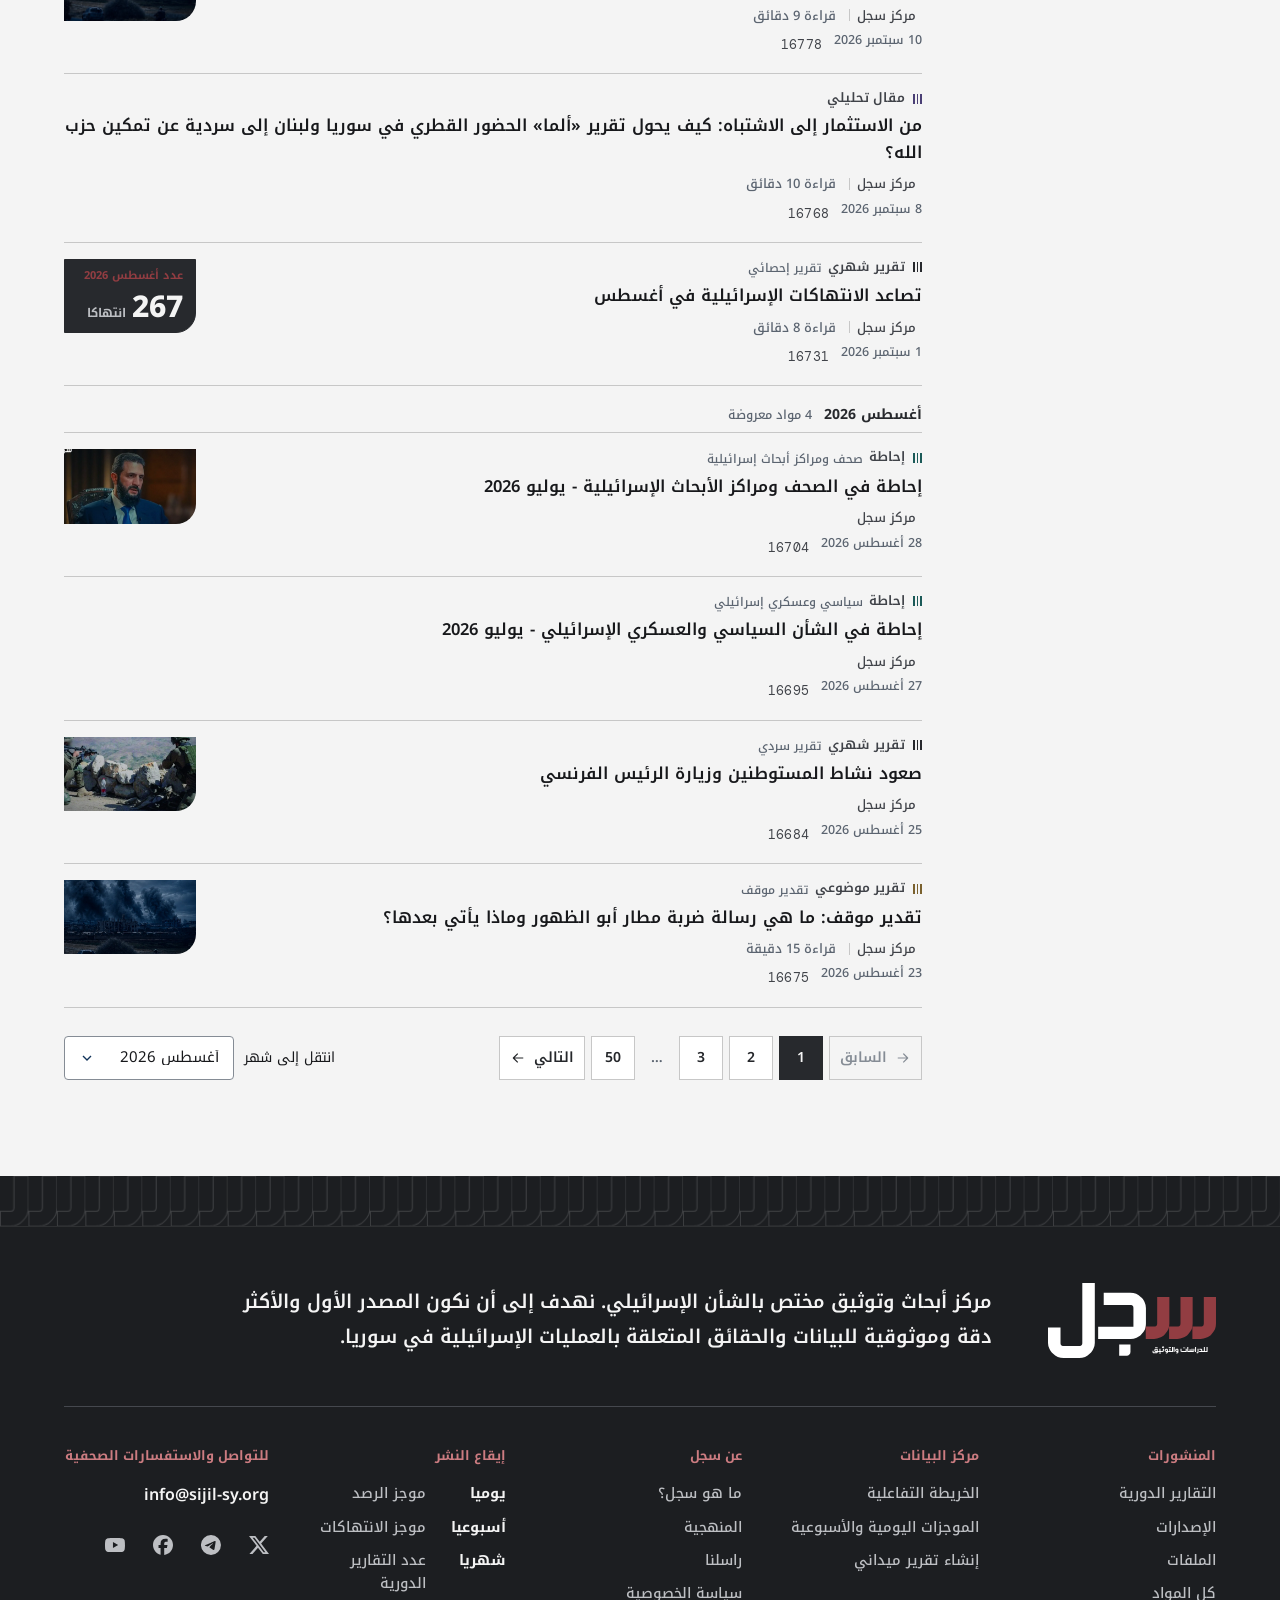
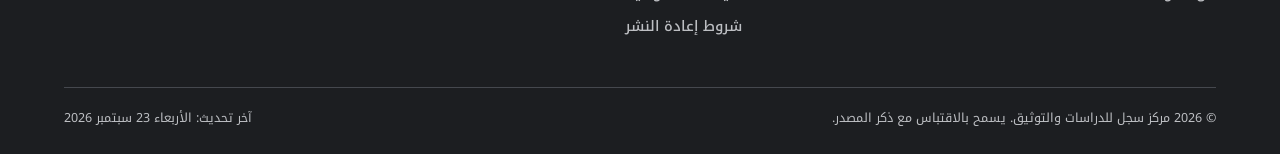
<file: archive.html>
<!doctype html>
<html lang="ar" dir="rtl">
<head>
<meta charset="utf-8">
<meta name="viewport" content="width=device-width, initial-scale=1">
<title>كل المواد | سجل</title>
<meta name="description" content="الأرشيف الشامل بقيود مرقمة وترشيح بالنوع والتاريخ والوسوم.">
<meta name="theme-color" content="#27292D">
<script>(function(h){h.classList.add('js');try{if(!matchMedia('(prefers-reduced-motion: reduce)').matches){var k='sj-first:'+location.pathname;if(!sessionStorage.getItem(k)){h.classList.add('first-view');sessionStorage.setItem(k,'1');setTimeout(function(){if(!window.__sjReady)h.classList.add('first-done')},4000)}}}catch(e){}})(document.documentElement)</script>
<link rel="icon" href="assets/img/sijil-icon-circle.svg" type="image/svg+xml">
<link rel="preconnect" href="https://fonts.googleapis.com"><link rel="preconnect" href="https://fonts.gstatic.com" crossorigin>
<link href="https://fonts.googleapis.com/css2?family=Noto+Kufi+Arabic:wght@400;500;600;700;800&amp;family=Noto+Naskh+Arabic:wght@400;500;600;700&amp;family=DM+Mono:wght@400;500&amp;display=swap" rel="stylesheet">
<link rel="stylesheet" href="assets/css/sijil.css?v=28">
<link rel="stylesheet" href="assets/css/site.css?v=28">
</head>
<body>
<div class="sj site" data-page="archive">
<a class="sr skip" href="#main">تخط إلى المحتوى</a>
<div class="bp-d"></div><header class="site-head bp-d"><div class="masthead"><div class="container masthead__bar"><a class="brand" href="index.html" aria-label="مركز سجل للدراسات والتوثيق، الرئيسية"><img loading="lazy" decoding="async" src="assets/img/sijil-logo-full.svg" alt="سجل للدراسات والتوثيق" style="height:52px;width:116px"><span class="brand__desc">مركز سوري لرصد العمليات الإسرائيلية وتوثيقها وتحليلها</span></a><nav class="nav" aria-label="التنقل الرئيسي"><a class="nav__a" href="reports.html">التقارير الدورية</a><a class="nav__a" href="tag.html" aria-haspopup="true" aria-expanded="false" aria-controls="mega" data-mega>الإصدارات<svg class="ic " viewBox="0 0 24 24" aria-hidden="true"><path d="M6 9.5l6 6 6-6"/></svg></a><a class="nav__a" href="tag.html">الملفات</a><a class="nav__a" href="data.html"><span class="sq sq--live" style="width:7px;height:7px" aria-hidden="true"></span>مركز البيانات</a><a class="nav__a is-active" href="archive.html" aria-current="page">كل المواد</a><a class="nav__a" href="about.html">ما هو سجل؟</a></nav><a class="search-btn" href="search.html" aria-label="ابحث في موقع سجل"><svg class="ic " viewBox="0 0 24 24" aria-hidden="true"><circle cx="11" cy="11" r="6.5"/><path d="M16 16l4.5 4.5"/></svg><span>ابحث في السجل</span></a></div></div><div class="mega" id="mega" hidden><div class="container" style="padding-block:28px 32px;display:grid;grid-template-columns:repeat(12,minmax(0,1fr));gap:24px"><div class="mega__col" style="grid-column:span 3"><h3>جغرافيا</h3><a href="tag.html">سوريا وإسرائيل<svg class="ic ic--sm" viewBox="0 0 24 24" aria-hidden="true"><path d="M14.5 6l-6 6 6 6"/></svg></a><a href="tag.html">الداخل الإسرائيلي<svg class="ic ic--sm" viewBox="0 0 24 24" aria-hidden="true"><path d="M14.5 6l-6 6 6 6"/></svg></a><a href="tag.html">إسرائيل والشرق الأوسط<svg class="ic ic--sm" viewBox="0 0 24 24" aria-hidden="true"><path d="M14.5 6l-6 6 6 6"/></svg></a><a href="tag.html">إسرائيل والعالم<svg class="ic ic--sm" viewBox="0 0 24 24" aria-hidden="true"><path d="M14.5 6l-6 6 6 6"/></svg></a><a href="tag.html">جيوسياسة<svg class="ic ic--sm" viewBox="0 0 24 24" aria-hidden="true"><path d="M14.5 6l-6 6 6 6"/></svg></a></div><div class="mega__col" style="grid-column:span 5"><h3>موضوعيا</h3><div style="display:grid;grid-template-columns:1fr 1fr;column-gap:24px"><a href="tag.html">قوة خشنة<svg class="ic ic--sm" viewBox="0 0 24 24" aria-hidden="true"><path d="M14.5 6l-6 6 6 6"/></svg></a><a href="tag.html">الاستيطان<svg class="ic ic--sm" viewBox="0 0 24 24" aria-hidden="true"><path d="M14.5 6l-6 6 6 6"/></svg></a><a href="tag.html">المياه<svg class="ic ic--sm" viewBox="0 0 24 24" aria-hidden="true"><path d="M14.5 6l-6 6 6 6"/></svg></a><a href="tag.html">المحتجزون في السجون الإسرائيلية<svg class="ic ic--sm" viewBox="0 0 24 24" aria-hidden="true"><path d="M14.5 6l-6 6 6 6"/></svg></a><a href="tag.html">القواعد العسكرية<svg class="ic ic--sm" viewBox="0 0 24 24" aria-hidden="true"><path d="M14.5 6l-6 6 6 6"/></svg></a><a href="tag.html">مشروع سوفا<svg class="ic ic--sm" viewBox="0 0 24 24" aria-hidden="true"><path d="M14.5 6l-6 6 6 6"/></svg></a><a href="tag.html">عمليات التجريف والحفر<svg class="ic ic--sm" viewBox="0 0 24 24" aria-hidden="true"><path d="M14.5 6l-6 6 6 6"/></svg></a><a href="tag.html">إحاطات ميدانية<svg class="ic ic--sm" viewBox="0 0 24 24" aria-hidden="true"><path d="M14.5 6l-6 6 6 6"/></svg></a><a href="tag.html">ترجمات<svg class="ic ic--sm" viewBox="0 0 24 24" aria-hidden="true"><path d="M14.5 6l-6 6 6 6"/></svg></a></div></div><div style="grid-column:span 4;border-inline-start:1px solid var(--border);padding-inline-start:24px;display:flex;flex-direction:column;gap:12px"><span class="t-label">الأحدث في الإصدارات</span><a href="article.html" tabindex="-1" aria-hidden="true"><div class="frame" style=""><img loading="lazy" decoding="async" src="assets/img/img-latam.webp" alt=""></div></a><span class="tag tag--analysis ">مقال تحليلي <span class="tag__sub">ورقة بحثية</span></span><a href="article.html" style="font:700 16px/1.6 var(--font-kufi)">تحولات علاقة دولة الاحتلال بأمريكا اللاتينية</a><a class="link-arrow " href="tag.html"><span>كل الإصدارات</span><svg class="ic " viewBox="0 0 24 24" aria-hidden="true"><path d="M19 12H5.5M11 6l-6 6 6 6"/></svg></a></div></div></div></header><div class="bp-d"><section class="monbar inv" aria-label="أحدث الموجزات اليومية والأسبوعية"><div class="container"><span class="monbar__label"><span class="sq sq--live" aria-hidden="true"></span>أحدث الموجزات اليومية والأسبوعية</span><a class="monbar__item" href="brief.html"><span>الأربعاء 23 سبتمبر</span><span><b>5</b> انتهاكات</span><span style="opacity:.8">القنيطرة، درعا</span></a><a class="monbar__item" href="brief.html"><span>الثلاثاء 22 سبتمبر</span><span><b>11</b> انتهاكا</span><span style="opacity:.8">القنيطرة، درعا</span></a><a class="monbar__item" href="brief.html"><span>الموجز الأسبوعي 15-21 سبتمبر</span><span><b>64</b> انتهاكا</span></a><a class="monbar__more" href="data.html">كل الموجزات<svg class="ic ic--sm" viewBox="0 0 24 24" aria-hidden="true"><path d="M19 12H5.5M11 6l-6 6 6 6"/></svg></a></div></section></div><header class="masthead site-head bp-tm"><div class="container" style="height:64px;display:flex;align-items:center;justify-content:space-between"><a class="brand" href="index.html" aria-label="مركز سجل، الرئيسية"><img loading="lazy" decoding="async" src="assets/img/sijil-logo-full.svg" alt="سجل للدراسات والتوثيق" style="height:42px;width:93px"></a><div style="display:flex;gap:8px"><a class="icon-btn" href="search.html" aria-label="بحث"><svg class="ic " viewBox="0 0 24 24" aria-hidden="true"><circle cx="11" cy="11" r="6.5"/><path d="M16 16l4.5 4.5"/></svg></a><button class="icon-btn" type="button" aria-label="القائمة" aria-expanded="false" aria-controls="menu" data-menu-open style="background:var(--navy-800);color:var(--paper-100);border-color:var(--navy-800)"><svg class="ic " viewBox="0 0 24 24" aria-hidden="true"><path d="M4 7h16M4 12h16M4 17h10"/></svg></button></div></div></header><div class="bp-tm"><section class="monbar inv" aria-label="أحدث الموجزات اليومية والأسبوعية" style="height:auto"><div class="container" style="height:52px;gap:0;overflow:hidden"><span class="monbar__label" style="padding-inline-end:12px"><span class="sq sq--live" aria-hidden="true"></span>أحدث الموجزات</span><a class="monbar__item" href="brief.html" style="padding-inline:12px;border:0"><span>الأربعاء 23 سبتمبر</span><span><b>5</b> انتهاكات</span></a><a class="monbar__more" href="data.html" aria-label="كل الموجزات"><svg class="ic ic--sm" viewBox="0 0 24 24" aria-hidden="true"><path d="M19 12H5.5M11 6l-6 6 6 6"/></svg></a></div></section></div>
<main id="main"><div class="bp-d">
<section class="container" style="padding-top:28px;padding-bottom:34px">
 <nav class="crumbs" aria-label="مسار التصفح"><a href="index.html">الرئيسية</a><svg class="ic " viewBox="0 0 24 24" aria-hidden="true"><path d="M14.5 6l-6 6 6 6"/></svg><span aria-current="page">كل المواد</span></nav>
 <div class="grid-12" style="margin-top:34px;align-items:end">
  <div style="grid-column:1 / span 8;display:flex;flex-direction:column;gap:14px">
   <span class="kicker"><span class="seen " aria-hidden="true"><i></i><i></i><i></i></span>الأرشيف الشامل</span>
   <h1 class="t-h1" style="color:var(--navy-800);font-size:48px">كل المواد</h1>
   <p style="font:400 17px/1.9 var(--font-kufi);color:var(--text-muted);max-width:680px">كل ما نشره سجل منذ تأسيسه في سجل واحد: الموجزات والتقارير الدورية والإصدارات. رشح بالنوع والتاريخ والوسم، وكل مادة تحمل رقما ثابتا للاستشهاد.</p>
  </div>
  <div style="grid-column:9 / span 4"><form role="search" style="position:relative" onsubmit="return false" data-live-search="archive-d"><label class="sr" for="aq">ابحث داخل الأرشيف</label><input id="aq" data-f-q class="input" style="height:52px;padding-inline-start:46px;font-size:15px" placeholder="ابحث داخل الأرشيف"><span style="position:absolute;inset-inline-start:14px;top:15px;color:var(--navy-800)"><svg class="ic " viewBox="0 0 24 24" aria-hidden="true"><circle cx="11" cy="11" r="6.5"/><path d="M16 16l4.5 4.5"/></svg></span></form></div>
 </div>
</section>
<section class="container" style="padding-bottom:96px">
 <div class="grid-12" style="align-items:start">
  <aside class="side-sticky" style="grid-column:1 / span 3;display:flex;flex-direction:column;gap:22px;border-inline-end:1px solid var(--border);padding-inline-end:24px" aria-label="مرشحات الأرشيف" data-f-controls="archive-d">
   <div class="row between"><h2 class="t-h5" style="display:flex;gap:8px;align-items:center"><svg class="ic " viewBox="0 0 24 24" aria-hidden="true"><path d="M4 6h16M7 12h10M10 18h4"/></svg>ترشيح النتائج</h2><button class="btn btn--ghost btn--sm" type="button" data-f-clear>مسح الكل</button></div>
   <fieldset style="border:0;padding:0;margin:0;border-top:2px solid var(--navy-800);padding-top:14px"><legend class="t-h5" style="color:var(--navy-800);padding-bottom:8px">نوع المادة</legend>
      <label class="check is-mixed" data-f-parent="monitor"><span class="check__box"></span>المواد الراصدة</label>
      <label class="check is-on" style="padding-inline-start:28px" data-f-type="daily" data-f-of="monitor"><span class="check__box"><svg class="ic ic--sm" viewBox="0 0 24 24" aria-hidden="true"><path d="M5 12.5l4.5 4.5L19 7.5"/></svg></span>موجز يومي</label>
      <label class="check" style="padding-inline-start:28px" data-f-type="weekly" data-f-of="monitor"><span class="check__box"></span>موجز أسبوعي</label>
      <label class="check is-on" data-f-type="periodic"><span class="check__box"><svg class="ic ic--sm" viewBox="0 0 24 24" aria-hidden="true"><path d="M5 12.5l4.5 4.5L19 7.5"/></svg></span>التقارير الدورية</label>
      <div class="t-caption" style="padding-inline-start:28px;margin-top:-4px;margin-bottom:6px">إحصائي، سردي، إحاطات، الشؤون العسكرية</div>
      <label class="check is-on" data-f-type="pubs"><span class="check__box"><svg class="ic ic--sm" viewBox="0 0 24 24" aria-hidden="true"><path d="M5 12.5l4.5 4.5L19 7.5"/></svg></span>الإصدارات</label>
      <div class="t-caption" style="padding-inline-start:28px;margin-top:-4px">تقارير موضوعية، مقالات، تقديرات موقف، ترجمات</div></fieldset><fieldset style="border:0;padding:0;margin:0;border-top:1px solid var(--border);padding-top:14px"><legend class="t-h5" style="color:var(--navy-800);padding-bottom:10px">التاريخ</legend>
      <div class="chips" style="margin-bottom:12px" data-chip-radio="optional"><button class="chip" type="button" data-f-date="7">آخر 7 أيام</button><button class="chip" type="button" data-f-date="30">آخر 30 يوما</button><button class="chip is-on" type="button" data-f-date="2026">2026</button><button class="chip" type="button" data-f-date="2025">2025</button></div>
      <div style="display:grid;grid-template-columns:1fr 1fr;gap:8px"><div class="field"><label class="t-caption" for="d1">من</label><input id="d1" class="input" style="height:42px;font-size:14px" value="01/01/2026"></div><div class="field"><label class="t-caption" for="d2">إلى</label><input id="d2" class="input" style="height:42px;font-size:14px" value="24/09/2026"></div></div></fieldset><fieldset style="border:0;padding:0;margin:0;border-top:1px solid var(--border);padding-top:14px"><legend class="t-h5" style="color:var(--navy-800);padding-bottom:10px">الوسوم والمحافظات</legend>
      <div style="position:relative;margin-bottom:10px"><label class="sr" for="tg">ابحث في الوسوم</label><input id="tg" class="input" style="height:40px;font-size:14px;padding-inline-start:38px" placeholder="ابحث في الوسوم"><span style="position:absolute;inset-inline-start:12px;top:11px;color:var(--ink-400)"><svg class="ic ic--sm" viewBox="0 0 24 24" aria-hidden="true"><circle cx="11" cy="11" r="6.5"/><path d="M16 16l4.5 4.5"/></svg></span></div>
      <label class="check " data-f-tag="القنيطرة"><span class="check__box"></span>القنيطرة</label><label class="check " data-f-tag="درعا"><span class="check__box"></span>درعا</label><label class="check " data-f-tag="ريف دمشق"><span class="check__box"></span>ريف دمشق</label><label class="check " data-f-tag="سوريا وإسرائيل"><span class="check__box"></span>سوريا وإسرائيل</label><label class="check " data-f-tag="الاستيطان"><span class="check__box"></span>الاستيطان</label><label class="check " data-f-tag="قوة خشنة"><span class="check__box"></span>قوة خشنة</label>
      <button class="btn btn--ghost btn--sm" type="button" style="padding-inline:0;margin-top:4px">عرض كل الوسوم (14)<svg class="ic ic--sm" viewBox="0 0 24 24" aria-hidden="true"><path d="M6 9.5l6 6 6-6"/></svg></button></fieldset>
  </aside>
  <div style="grid-column:4 / span 9;min-width:0" data-archive="archive-d">
   <div class="row between" style="gap:16px;padding-bottom:14px;flex-wrap:wrap">
    <div class="chips" aria-label="المرشحات النشطة" data-f-active><button class="chip is-on" type="button" data-f-remove>موجز يومي<svg class="ic ic--sm" viewBox="0 0 24 24" aria-hidden="true"><path d="M6 6l12 12M18 6L6 18"/></svg></button><button class="chip is-on" type="button" data-f-remove>التقارير الدورية<svg class="ic ic--sm" viewBox="0 0 24 24" aria-hidden="true"><path d="M6 6l12 12M18 6L6 18"/></svg></button><button class="chip is-on" type="button" data-f-remove>الإصدارات<svg class="ic ic--sm" viewBox="0 0 24 24" aria-hidden="true"><path d="M6 6l12 12M18 6L6 18"/></svg></button><button class="chip is-on" type="button" data-f-remove>سنة 2026<svg class="ic ic--sm" viewBox="0 0 24 24" aria-hidden="true"><path d="M6 6l12 12M18 6L6 18"/></svg></button></div>
    <div class="row" style="gap:10px"><label class="t-small" for="srt" style="white-space:nowrap">الترتيب</label><select id="srt" class="select" style="width:150px;height:40px;font-size:14px" data-f-sort><option value="new">الأحدث أولا</option><option value="old">الأقدم أولا</option></select>
     <div class="seg" role="group" aria-label="طريقة العرض" data-f-view><button class="is-on" type="button" aria-label="عرض السجل" data-v="list" aria-pressed="true"><svg class="ic ic--sm" viewBox="0 0 24 24" aria-hidden="true"><path d="M9 6h11M9 12h11M9 18h11M4 6h1.5M4 12h1.5M4 18h1.5"/></svg></button><button type="button" aria-label="عرض الشبكة" data-v="grid" aria-pressed="false"><svg class="ic ic--sm" viewBox="0 0 24 24" aria-hidden="true"><path d="M4 4h7v7H4zM13 4h7v7h-7zM4 13h7v7H4zM13 13h7v7h-7z"/></svg></button></div></div>
   </div>
   <div class="register" data-f-list>
    <div class="register__month" data-month="2026-09">سبتمبر 2026 <span>10 مواد معروضة</span></div>
    <article class="entry" data-rec="16862" data-type="analysis" data-sub="ورقة بحثية" data-date="2026-09-24"><div class="entry__rec"><span class="recno"><b>16862</b></span></div><div class="entry__date">24 سبتمبر 2026</div><div class="entry__type"><span class="tag tag--analysis ">مقال تحليلي</span><span class="tag__sub">ورقة بحثية</span></div><div><a class="entry__title" href="article.html">تحولات علاقة دولة الاحتلال بأمريكا اللاتينية</a><p class="entry__ex">في 10 أغسطس 2026، أعلنت حكومة الرئيس الكولومبي أبيلاردو دي لا إسبرييلا اعترافها الرسمي بسيادة دولة الاحتلال الإسرائيلي على هضبات الجولان السوري المحتل، مخرجة بوغوتا عن الإجماع الدولي وقرار مجلس الأمن رقم 497.</p><div class="entry__by"><div class="meta "><div class="meta__row"><span><a href="archive.html">ياسر مناع</a></span><span>قراءة 6 دقائق</span></div></div></div></div><div class="frame" style=""><img loading="lazy" decoding="async" src="assets/img/img-latam.webp" alt=""></div></article><article class="entry" data-rec="16865" data-type="monitor" data-sub="موجز يومي" data-date="2026-09-23"><div class="entry__rec"><span class="recno"><b>16865</b></span></div><div class="entry__date">23 سبتمبر 2026</div><div class="entry__type"><span class="tag tag--monitor ">رصد</span><span class="tag__sub">موجز يومي</span></div><div><a class="entry__title" href="brief.html">موجز يومي - 23 سبتمبر 2026</a><div class="entry__by"><div class="meta "><div class="meta__row"><span><a href="archive.html">مركز سجل</a></span></div></div></div></div><div class="dcover " style="padding:10px 12px"><span style="font:700 11px/1 var(--font-kufi);color:var(--type-monitor)">موجز يومي</span><div style="display:flex;align-items:baseline;gap:6px"><span class="dcover__num" style="font-size:30px">5</span><span class="dcover__unit" style="font-size:12px">انتهاكات</span></div></div></article><article class="entry" data-rec="16858" data-type="monitor" data-sub="موجز يومي" data-date="2026-09-22"><div class="entry__rec"><span class="recno"><b>16858</b></span></div><div class="entry__date">22 سبتمبر 2026</div><div class="entry__type"><span class="tag tag--monitor ">رصد</span><span class="tag__sub">موجز يومي</span></div><div><a class="entry__title" href="brief.html">موجز يومي - 22 سبتمبر 2026</a><div class="entry__by"><div class="meta "><div class="meta__row"><span><a href="archive.html">مركز سجل</a></span></div></div></div></div><div class="dcover " style="padding:10px 12px"><span style="font:700 11px/1 var(--font-kufi);color:var(--type-monitor)">موجز يومي</span><div style="display:flex;align-items:baseline;gap:6px"><span class="dcover__num" style="font-size:30px">11</span><span class="dcover__unit" style="font-size:12px">انتهاكا</span></div></div></article><article class="entry" data-rec="16855" data-type="briefing" data-sub="صحف ومراكز أبحاث إسرائيلية" data-date="2026-09-22"><div class="entry__rec"><span class="recno"><b>16855</b></span></div><div class="entry__date">22 سبتمبر 2026</div><div class="entry__type"><span class="tag tag--briefing ">إحاطة</span><span class="tag__sub">صحف ومراكز أبحاث إسرائيلية</span></div><div><a class="entry__title" href="article.html">إحاطة في الصحف ومراكز الأبحاث الإسرائيلية - أغسطس 2026</a><div class="entry__by"><div class="meta "><div class="meta__row"><span><a href="archive.html">مركز سجل</a></span><span>قراءة 11 دقيقة</span></div></div></div></div><div class="frame" style=""><img loading="lazy" decoding="async" src="assets/img/img-press.webp" alt=""></div></article><article class="entry" data-rec="16824" data-type="analysis" data-sub="" data-date="2026-09-16"><div class="entry__rec"><span class="recno"><b>16824</b></span></div><div class="entry__date">16 سبتمبر 2026</div><div class="entry__type"><span class="tag tag--analysis ">مقال تحليلي</span></div><div><a class="entry__title" href="article.html">تصعيد إسرائيلي في جنوب سوريا يومي 12-13 سبتمبر</a><div class="entry__by"><div class="meta "><div class="meta__row"><span><a href="archive.html">مركز سجل</a></span><span>قراءة 7 دقائق</span></div></div></div></div><div class="frame" style=""><img loading="lazy" decoding="async" src="assets/img/img-escalation.webp" alt=""></div></article><article class="entry" data-rec="16811" data-type="briefing" data-sub="سياسي وعسكري إسرائيلي" data-date="2026-09-15"><div class="entry__rec"><span class="recno"><b>16811</b></span></div><div class="entry__date">15 سبتمبر 2026</div><div class="entry__type"><span class="tag tag--briefing ">إحاطة</span><span class="tag__sub">سياسي وعسكري إسرائيلي</span></div><div><a class="entry__title" href="article.html">إحاطة في الشأن السياسي والعسكري الإسرائيلي - أغسطس 2026</a><div class="entry__by"><div class="meta "><div class="meta__row"><span><a href="archive.html">مركز سجل</a></span><span>قراءة 14 دقيقة</span></div></div></div></div><div class="frame" style=""><img loading="lazy" decoding="async" src="assets/img/img-polmil.webp" alt=""></div></article><article class="entry" data-rec="16793" data-type="analysis" data-sub="" data-date="2026-09-14"><div class="entry__rec"><span class="recno"><b>16793</b></span></div><div class="entry__date">14 سبتمبر 2026</div><div class="entry__type"><span class="tag tag--analysis ">مقال تحليلي</span></div><div><a class="entry__title" href="article.html">الأسئلة الكبرى كما يعيشها دروز الجولان اليوم</a><div class="entry__by"><div class="meta "><div class="meta__row"><span><a href="archive.html">مركز سجل</a></span><span>قراءة 12 دقيقة</span></div></div></div></div><div class="frame" style=""><img loading="lazy" decoding="async" src="assets/img/img-druze.webp" alt=""></div></article><article class="entry" data-rec="16778" data-type="monthly" data-sub="تقرير سردي" data-date="2026-09-10"><div class="entry__rec"><span class="recno"><b>16778</b></span></div><div class="entry__date">10 سبتمبر 2026</div><div class="entry__type"><span class="tag tag--monthly ">تقرير شهري</span><span class="tag__sub">تقرير سردي</span></div><div><a class="entry__title" href="report.html">ضربة أبو الظهور وتصاعد المداهمات في شهر أغسطس 2026</a><div class="entry__by"><div class="meta "><div class="meta__row"><span><a href="archive.html">مركز سجل</a></span><span>قراءة 9 دقائق</span></div></div></div></div><div class="frame" style=""><img loading="lazy" decoding="async" src="assets/img/img-abuzhour-hero.webp" alt=""></div></article><article class="entry" data-rec="16768" data-type="analysis" data-sub="" data-date="2026-09-08"><div class="entry__rec"><span class="recno"><b>16768</b></span></div><div class="entry__date">8 سبتمبر 2026</div><div class="entry__type"><span class="tag tag--analysis ">مقال تحليلي</span></div><div><a class="entry__title" href="article.html">من الاستثمار إلى الاشتباه: كيف يحول تقرير «ألما» الحضور القطري في سوريا ولبنان إلى سردية عن تمكين حزب الله؟</a><div class="entry__by"><div class="meta "><div class="meta__row"><span><a href="archive.html">مركز سجل</a></span><span>قراءة 10 دقائق</span></div></div></div></div><div aria-hidden="true"></div></article><article class="entry" data-rec="16731" data-type="monthly" data-sub="تقرير إحصائي" data-date="2026-09-01"><div class="entry__rec"><span class="recno"><b>16731</b></span></div><div class="entry__date">1 سبتمبر 2026</div><div class="entry__type"><span class="tag tag--monthly ">تقرير شهري</span><span class="tag__sub">تقرير إحصائي</span></div><div><a class="entry__title" href="report.html">تصاعد الانتهاكات الإسرائيلية في أغسطس</a><div class="entry__by"><div class="meta "><div class="meta__row"><span><a href="archive.html">مركز سجل</a></span><span>قراءة 8 دقائق</span></div></div></div></div><div class="dcover dcover--monthly" style="padding:10px 12px"><span style="font:700 11px/1 var(--font-kufi);color:var(--gold-500)">عدد أغسطس 2026</span><div style="display:flex;align-items:baseline;gap:6px"><span class="dcover__num" style="font-size:30px">267</span><span class="dcover__unit" style="font-size:12px">انتهاكا</span></div></div></article>
    <div class="register__month" data-month="2026-08">أغسطس 2026 <span>4 مواد في هذه الصفحة، والبقية في التالية</span></div>
    <article class="entry" data-rec="16704" data-type="briefing" data-sub="صحف ومراكز أبحاث إسرائيلية" data-date="2026-08-28"><div class="entry__rec"><span class="recno"><b>16704</b></span></div><div class="entry__date">28 أغسطس 2026</div><div class="entry__type"><span class="tag tag--briefing ">إحاطة</span><span class="tag__sub">صحف ومراكز أبحاث إسرائيلية</span></div><div><a class="entry__title" href="article.html">إحاطة في الصحف ومراكز الأبحاث الإسرائيلية - يوليو 2026</a><div class="entry__by"><div class="meta "><div class="meta__row"><span><a href="archive.html">مركز سجل</a></span></div></div></div></div><div class="frame" style=""><img loading="lazy" decoding="async" src="assets/img/img-jul-press.webp" alt=""></div></article><article class="entry" data-rec="16695" data-type="briefing" data-sub="سياسي وعسكري إسرائيلي" data-date="2026-08-27"><div class="entry__rec"><span class="recno"><b>16695</b></span></div><div class="entry__date">27 أغسطس 2026</div><div class="entry__type"><span class="tag tag--briefing ">إحاطة</span><span class="tag__sub">سياسي وعسكري إسرائيلي</span></div><div><a class="entry__title" href="article.html">إحاطة في الشأن السياسي والعسكري الإسرائيلي - يوليو 2026</a><div class="entry__by"><div class="meta "><div class="meta__row"><span><a href="archive.html">مركز سجل</a></span></div></div></div></div><div aria-hidden="true"></div></article><article class="entry" data-rec="16684" data-type="monthly" data-sub="تقرير سردي" data-date="2026-08-25"><div class="entry__rec"><span class="recno"><b>16684</b></span></div><div class="entry__date">25 أغسطس 2026</div><div class="entry__type"><span class="tag tag--monthly ">تقرير شهري</span><span class="tag__sub">تقرير سردي</span></div><div><a class="entry__title" href="report.html">صعود نشاط المستوطنين وزيارة الرئيس الفرنسي</a><div class="entry__by"><div class="meta "><div class="meta__row"><span><a href="archive.html">مركز سجل</a></span></div></div></div></div><div class="frame" style=""><img loading="lazy" decoding="async" src="assets/img/img-jul-narr.webp" alt=""></div></article><article class="entry" data-rec="16675" data-type="thematic" data-sub="تقدير موقف" data-date="2026-08-23"><div class="entry__rec"><span class="recno"><b>16675</b></span></div><div class="entry__date">23 أغسطس 2026</div><div class="entry__type"><span class="tag tag--thematic ">تقرير موضوعي</span><span class="tag__sub">تقدير موقف</span></div><div><a class="entry__title" href="article.html">تقدير موقف: ما هي رسالة ضربة مطار أبو الظهور وماذا يأتي بعدها؟</a><p class="entry__ex">يتناول تقدير الموقف الأبعاد الاستراتيجية والدلالات الأمنية للضربة الجوية الإسرائيلية التي استهدفت مطار أبو الظهور العسكري في ريف إدلب فجر 18 أغسطس 2026، بوصفها اختبارا مبكرا لقواعد الاشتباك والسيادة السورية في مرحلة ما بعد سقوط النظام السابق.</p><div class="entry__by"><div class="meta "><div class="meta__row"><span><a href="archive.html">مركز سجل</a></span><span>قراءة 15 دقيقة</span></div></div></div></div><div class="frame" style=""><img loading="lazy" decoding="async" src="assets/img/img-abuzhour.webp" alt=""></div></article>
   </div>
   <div class="row between" style="margin-top:28px;flex-wrap:wrap;gap:16px">
    <nav class="pager" aria-label="ترقيم الصفحات"><a href="#" class="is-disabled" aria-disabled="true"><svg class="ic ic--sm" viewBox="0 0 24 24" aria-hidden="true"><path d="M5 12h13.5M13 6l6 6-6 6"/></svg>السابق</a><span class="is-on" aria-current="page">1</span><a href="#">2</a><a href="#">3</a><span class="gap">…</span><a href="#">50</a><a href="#">التالي<svg class="ic ic--sm" viewBox="0 0 24 24" aria-hidden="true"><path d="M19 12H5.5M11 6l-6 6 6 6"/></svg></a></nav>
    <div class="row" style="gap:10px"><label class="t-small" for="jm">انتقل إلى شهر</label><select id="jm" class="select" style="width:170px;height:44px" data-f-jump><option value="2026-09">سبتمبر 2026</option><option value="2026-08" selected>أغسطس 2026</option><option value="2026-07">يوليو 2026</option></select></div>
   </div>
  </div>
 </div>
</section></div><div class="bp-tm mobile"><div data-archive="archive-m">
<section class="container" style="padding-top:18px">
 <nav class="crumbs" aria-label="مسار التصفح"><a href="index.html">الرئيسية</a><svg class="ic " viewBox="0 0 24 24" aria-hidden="true"><path d="M14.5 6l-6 6 6 6"/></svg><span aria-current="page">كل المواد</span></nav>
 <h1 class="t-h1" style="color:var(--navy-800);margin-top:14px">كل المواد</h1>
 <p class="t-small subtle" style="margin-top:6px">كل ما نشره سجل في سجل واحد، وكل مادة تحمل رقما ثابتا.</p>
 <form role="search" onsubmit="return false" style="position:relative;margin-top:16px" data-live-search="archive-m"><label class="sr" for="aqm">ابحث داخل الأرشيف</label><input id="aqm" data-f-q class="input" placeholder="ابحث داخل الأرشيف" style="padding-inline-start:44px"><span style="position:absolute;inset-inline-start:14px;top:14px;color:var(--navy-800)"><svg class="ic " viewBox="0 0 24 24" aria-hidden="true"><circle cx="11" cy="11" r="6.5"/><path d="M16 16l4.5 4.5"/></svg></span></form>
 <div class="row between" style="margin-top:14px;gap:8px"><button class="btn btn--secondary btn--sm" type="button" data-sheet-open aria-controls="filters"><svg class="ic ic--sm" viewBox="0 0 24 24" aria-hidden="true"><path d="M4 6h16M7 12h10M10 18h4"/></svg><span>ترشيح</span><span style="background:var(--navy-800);color:var(--paper-100);font:700 11px/1 var(--font-kufi);padding:3px 6px">3</span></button><select class="select" aria-label="الترتيب" style="width:150px;height:36px;font-size:13.5px"><option>الأحدث أولا</option></select></div>
 <div class="chips chips--scroll" style="margin-top:12px" data-f-active><button class="chip is-on" type="button" data-f-remove>التقارير الدورية<svg class="ic ic--sm" viewBox="0 0 24 24" aria-hidden="true"><path d="M6 6l12 12M18 6L6 18"/></svg></button><button class="chip is-on" type="button" data-f-remove>الإصدارات<svg class="ic ic--sm" viewBox="0 0 24 24" aria-hidden="true"><path d="M6 6l12 12M18 6L6 18"/></svg></button><button class="chip is-on" type="button" data-f-remove>سنة 2026<svg class="ic ic--sm" viewBox="0 0 24 24" aria-hidden="true"><path d="M6 6l12 12M18 6L6 18"/></svg></button></div>
 <div class="register" style="margin-top:14px" data-f-list><div class="register__month" data-month="2026-09">سبتمبر 2026</div><article class="entry" data-rec="16862" data-type="analysis" data-sub="ورقة بحثية" data-date="2026-09-24"><div class="entry__top"><span class="tag tag--analysis ">مقال تحليلي <span class="tag__sub">ورقة بحثية</span></span><span class="t-meta">24 سبتمبر</span></div><div class="entry__row"><div><a class="entry__title" href="article.html">تحولات علاقة دولة الاحتلال بأمريكا اللاتينية</a><div class="entry__by" style="margin-top:6px"><div class="meta "><div class="meta__row"><span>ياسر مناع</span><span>قراءة 6 دقائق</span></div></div></div></div><div class="frame" style=""><img loading="lazy" decoding="async" src="assets/img/img-latam.webp" alt=""></div></div></article><article class="entry" data-rec="16865" data-type="monitor" data-sub="موجز يومي" data-date="2026-09-23"><div class="entry__top"><span class="tag tag--monitor ">رصد <span class="tag__sub">موجز يومي</span></span><span class="t-meta">23 سبتمبر</span></div><div class="entry__row"><div><a class="entry__title" href="brief.html">موجز يومي - 23 سبتمبر 2026</a><div class="entry__by" style="margin-top:6px"><div class="meta "><div class="meta__row"><span>مركز سجل</span></div></div></div></div><div class="dcover " style="padding:10px 12px"><span style="font:700 11px/1 var(--font-kufi);color:var(--type-monitor)">موجز يومي</span><div style="display:flex;align-items:baseline;gap:6px"><span class="dcover__num" style="font-size:30px">5</span><span class="dcover__unit" style="font-size:12px">انتهاكات</span></div></div></div></article><article class="entry" data-rec="16855" data-type="briefing" data-sub="صحف ومراكز أبحاث إسرائيلية" data-date="2026-09-22"><div class="entry__top"><span class="tag tag--briefing ">إحاطة <span class="tag__sub">صحف ومراكز أبحاث إسرائيلية</span></span><span class="t-meta">22 سبتمبر</span></div><div class="entry__row"><div><a class="entry__title" href="article.html">إحاطة في الصحف ومراكز الأبحاث الإسرائيلية - أغسطس 2026</a><div class="entry__by" style="margin-top:6px"><div class="meta "><div class="meta__row"><span>مركز سجل</span><span>قراءة 11 دقيقة</span></div></div></div></div><div class="frame" style=""><img loading="lazy" decoding="async" src="assets/img/img-press.webp" alt=""></div></div></article><article class="entry" data-rec="16824" data-type="analysis" data-sub="" data-date="2026-09-16"><div class="entry__top"><span class="tag tag--analysis ">مقال تحليلي</span><span class="t-meta">16 سبتمبر</span></div><div class="entry__row"><div><a class="entry__title" href="article.html">تصعيد إسرائيلي في جنوب سوريا يومي 12-13 سبتمبر</a><div class="entry__by" style="margin-top:6px"><div class="meta "><div class="meta__row"><span>مركز سجل</span><span>قراءة 7 دقائق</span></div></div></div></div><div class="frame" style=""><img loading="lazy" decoding="async" src="assets/img/img-escalation.webp" alt=""></div></div></article><article class="entry" data-rec="16811" data-type="briefing" data-sub="سياسي وعسكري إسرائيلي" data-date="2026-09-15"><div class="entry__top"><span class="tag tag--briefing ">إحاطة <span class="tag__sub">سياسي وعسكري إسرائيلي</span></span><span class="t-meta">15 سبتمبر</span></div><div class="entry__row"><div><a class="entry__title" href="article.html">إحاطة في الشأن السياسي والعسكري الإسرائيلي - أغسطس 2026</a><div class="entry__by" style="margin-top:6px"><div class="meta "><div class="meta__row"><span>مركز سجل</span><span>قراءة 14 دقيقة</span></div></div></div></div><div class="frame" style=""><img loading="lazy" decoding="async" src="assets/img/img-polmil.webp" alt=""></div></div></article><article class="entry" data-rec="16793" data-type="analysis" data-sub="" data-date="2026-09-14"><div class="entry__top"><span class="tag tag--analysis ">مقال تحليلي</span><span class="t-meta">14 سبتمبر</span></div><div class="entry__row"><div><a class="entry__title" href="article.html">الأسئلة الكبرى كما يعيشها دروز الجولان اليوم</a><div class="entry__by" style="margin-top:6px"><div class="meta "><div class="meta__row"><span>مركز سجل</span><span>قراءة 12 دقيقة</span></div></div></div></div><div class="frame" style=""><img loading="lazy" decoding="async" src="assets/img/img-druze.webp" alt=""></div></div></article>
  <div class="collapse" id="am-more" data-open="false" inert><div class="collapse__in"><article class="entry" data-rec="16778" data-type="monthly" data-sub="تقرير سردي" data-date="2026-09-10"><div class="entry__top"><span class="tag tag--monthly ">تقرير شهري <span class="tag__sub">تقرير سردي</span></span><span class="t-meta">10 سبتمبر</span></div><div class="entry__row"><div><a class="entry__title" href="report.html">ضربة أبو الظهور وتصاعد المداهمات في شهر أغسطس 2026</a><div class="entry__by" style="margin-top:6px"><div class="meta "><div class="meta__row"><span>مركز سجل</span><span>قراءة 9 دقائق</span></div></div></div></div><div class="frame" style=""><img loading="lazy" decoding="async" src="assets/img/img-abuzhour-hero.webp" alt=""></div></div></article><article class="entry" data-rec="16768" data-type="analysis" data-sub="" data-date="2026-09-08"><div class="entry__top"><span class="tag tag--analysis ">مقال تحليلي</span><span class="t-meta">8 سبتمبر</span></div><div><a class="entry__title" href="article.html">من الاستثمار إلى الاشتباه: كيف يحول تقرير «ألما» الحضور القطري في سوريا ولبنان إلى سردية عن تمكين حزب الله؟</a><div class="entry__by" style="margin-top:6px"><div class="meta "><div class="meta__row"><span>مركز سجل</span><span>قراءة 10 دقائق</span></div></div></div></div></article><article class="entry" data-rec="16731" data-type="monthly" data-sub="تقرير إحصائي" data-date="2026-09-01"><div class="entry__top"><span class="tag tag--monthly ">تقرير شهري <span class="tag__sub">تقرير إحصائي</span></span><span class="t-meta">1 سبتمبر</span></div><div class="entry__row"><div><a class="entry__title" href="report.html">تصاعد الانتهاكات الإسرائيلية في أغسطس</a><div class="entry__by" style="margin-top:6px"><div class="meta "><div class="meta__row"><span>مركز سجل</span><span>قراءة 8 دقائق</span></div></div></div></div><div class="dcover dcover--monthly" style="padding:10px 12px"><span style="font:700 11px/1 var(--font-kufi);color:var(--gold-500)">عدد أغسطس 2026</span><div style="display:flex;align-items:baseline;gap:6px"><span class="dcover__num" style="font-size:30px">267</span><span class="dcover__unit" style="font-size:12px">انتهاكا</span></div></div></div></article><article class="entry" data-rec="16704" data-type="briefing" data-sub="صحف ومراكز أبحاث إسرائيلية" data-date="2026-08-28"><div class="entry__top"><span class="tag tag--briefing ">إحاطة <span class="tag__sub">صحف ومراكز أبحاث إسرائيلية</span></span><span class="t-meta">28 أغسطس</span></div><div class="entry__row"><div><a class="entry__title" href="article.html">إحاطة في الصحف ومراكز الأبحاث الإسرائيلية - يوليو 2026</a><div class="entry__by" style="margin-top:6px"><div class="meta "><div class="meta__row"><span>مركز سجل</span></div></div></div></div><div class="frame" style=""><img loading="lazy" decoding="async" src="assets/img/img-jul-press.webp" alt=""></div></div></article><article class="entry" data-rec="16695" data-type="briefing" data-sub="سياسي وعسكري إسرائيلي" data-date="2026-08-27"><div class="entry__top"><span class="tag tag--briefing ">إحاطة <span class="tag__sub">سياسي وعسكري إسرائيلي</span></span><span class="t-meta">27 أغسطس</span></div><div><a class="entry__title" href="article.html">إحاطة في الشأن السياسي والعسكري الإسرائيلي - يوليو 2026</a><div class="entry__by" style="margin-top:6px"><div class="meta "><div class="meta__row"><span>مركز سجل</span></div></div></div></div></article><article class="entry" data-rec="16684" data-type="monthly" data-sub="تقرير سردي" data-date="2026-08-25"><div class="entry__top"><span class="tag tag--monthly ">تقرير شهري <span class="tag__sub">تقرير سردي</span></span><span class="t-meta">25 أغسطس</span></div><div class="entry__row"><div><a class="entry__title" href="report.html">صعود نشاط المستوطنين وزيارة الرئيس الفرنسي</a><div class="entry__by" style="margin-top:6px"><div class="meta "><div class="meta__row"><span>مركز سجل</span></div></div></div></div><div class="frame" style=""><img loading="lazy" decoding="async" src="assets/img/img-jul-narr.webp" alt=""></div></div></article><article class="entry" data-rec="16675" data-type="thematic" data-sub="تقدير موقف" data-date="2026-08-23"><div class="entry__top"><span class="tag tag--thematic ">تقرير موضوعي <span class="tag__sub">تقدير موقف</span></span><span class="t-meta">23 أغسطس</span></div><div class="entry__row"><div><a class="entry__title" href="article.html">تقدير موقف: ما هي رسالة ضربة مطار أبو الظهور وماذا يأتي بعدها؟</a><div class="entry__by" style="margin-top:6px"><div class="meta "><div class="meta__row"><span>مركز سجل</span><span>قراءة 15 دقيقة</span></div></div></div></div><div class="frame" style=""><img loading="lazy" decoding="async" src="assets/img/img-abuzhour.webp" alt=""></div></div></article></div></div></div>
 <div style="margin-top:20px;padding-bottom:40px"><button class="btn btn--secondary btn--block" type="button" data-more="am-more" aria-expanded="false" aria-controls="am-more" data-once><svg class="ic " viewBox="0 0 24 24" aria-hidden="true"><path d="M6 9.5l6 6 6-6"/></svg><span>حمل المزيد</span></button><p class="t-caption" style="text-align:center;margin-top:10px" data-more-note="am-more">عرض 6 من مواد الصفحة، التمرير يحمل المزيد تلقائيا</p></div>
</section></div></div></main>
<div class="bp-d"><footer class="footer footer--d inv"><svg class="seen-band footer__band" aria-hidden="true" focusable="false"><defs><pattern id="sb-fd" width="28.46" height="50.67" patternUnits="userSpaceOnUse"><path transform="translate(-221.54 -121.93)" fill="none" stroke="currentColor" stroke-width="1" d="M250,121.93v31.63c0,2.5-.39,4.83-1.18,7-1.05,2.17-2.43,4.11-4.14,5.82-1.71,1.97-3.65,3.35-5.82,4.14-2.37,1.12-4.7,1.68-7,1.68h-9.96v-14.89h9.96c1.64,0,2.73-.56,3.25-1.68.26-.79.39-1.48.39-2.07v-31.63h14.5Z"/></pattern></defs><rect width="100%" height="100%" fill="url(#sb-fd)"/></svg><div class="container"><div class="footer__top"><div class="footer__brand"><img class="footer__logo" src="assets/img/sijil-logo-full-reverse.svg" alt="مركز سجل للدراسات والتوثيق"><p class="footer__vision">مركز أبحاث وتوثيق مختص بالشأن الإسرائيلي. نهدف إلى أن نكون المصدر الأول والأكثر دقة وموثوقية للبيانات والحقائق المتعلقة بالعمليات الإسرائيلية في سوريا.</p></div></div><div class="footer__links"><nav class="footer__col" aria-label="المنشورات"><h2>المنشورات</h2><ul><li><a href="reports.html">التقارير الدورية</a></li><li><a href="tag.html">الإصدارات</a></li><li><a href="tag.html">الملفات</a></li><li><a href="archive.html">كل المواد</a></li></ul></nav><nav class="footer__col" aria-label="مركز البيانات"><h2>مركز البيانات</h2><ul><li><a href="data.html">الخريطة التفاعلية</a></li><li><a href="data.html">الموجزات اليومية والأسبوعية</a></li><li><a href="field-report.html">إنشاء تقرير ميداني</a></li></ul></nav><nav class="footer__col" aria-label="عن سجل"><h2>عن سجل</h2><ul><li><a href="about.html">ما هو سجل؟</a></li><li><a href="about.html">المنهجية</a></li><li><a href="contact.html">راسلنا</a></li><li><a href="#">سياسة الخصوصية</a></li><li><a href="#">شروط إعادة النشر</a></li></ul></nav><div class="footer__col"><h2>إيقاع النشر</h2><ul class="footer__cadence"><li><b>يوميا</b><span>موجز الرصد</span></li><li><b>أسبوعيا</b><span>موجز الانتهاكات</span></li><li><b>شهريا</b><span>عدد التقارير الدورية</span></li></ul></div><div class="footer__col"><h2>للتواصل والاستفسارات الصحفية</h2><a class="footer__mail" href="mailto:info@sijil-sy.org">info@sijil-sy.org</a><div class="footer__social"><a href="https://x.com/sijlnews" target="_blank" rel="noopener" aria-label="سجل على إكس"><svg class="ic ic--fill " viewBox="0 0 24 24" aria-hidden="true"><path d="M18.9 1.15h3.68l-8.04 9.19L24 22.85h-7.41l-5.8-7.59-6.64 7.59H.47l8.6-9.83L0 1.15h7.59l5.25 6.94zm-1.29 19.49h2.04L6.49 3.24H4.3z"/></svg></a><a href="#" aria-label="سجل على تلغرام"><svg class="ic ic--fill " viewBox="0 0 24 24" aria-hidden="true"><path d="M11.94 0A12 12 0 1 0 12 24 12 12 0 0 0 11.94 0zm4.97 7.22c.1 0 .32.02.46.14.12.1.15.23.17.33.02.09.04.3.02.47-.18 1.9-.96 6.5-1.36 8.63-.17.9-.5 1.2-.82 1.23-.7.06-1.22-.46-1.9-.9-1.05-.7-1.65-1.13-2.67-1.8-1.19-.78-.42-1.21.26-1.91.17-.19 3.24-2.98 3.3-3.23.01-.03.02-.15-.05-.21-.07-.06-.18-.04-.25-.03-.1.03-1.8 1.14-5.06 3.35-.48.33-.91.49-1.3.48-.43-.01-1.25-.24-1.87-.44-.75-.25-1.35-.38-1.3-.79.03-.22.33-.44.9-.66 3.5-1.53 5.83-2.53 7-3.02 3.33-1.38 4.02-1.62 4.47-1.63z"/></svg></a><a href="#" aria-label="سجل على فيسبوك"><svg class="ic ic--fill " viewBox="0 0 24 24" aria-hidden="true"><path d="M9.1 23.69v-7.98H6.63v-3.67H9.1v-1.58c0-4.09 1.85-5.98 5.86-5.98.4 0 .96.04 1.47.1.39.05.77.11 1.14.2v3.32c-.22-.02-.44-.03-.65-.04h-.73c-.71 0-1.26.1-1.68.31-.28.14-.51.35-.68.63-.26.42-.37 1-.37 1.75v1.3h3.92l-.39 2.1-.29 1.56h-3.25v8.25C19.4 23.24 24 18.18 24 12.04c0-6.63-5.37-12-12-12S0 5.42 0 12.04c0 5.63 3.87 10.35 9.1 11.65z"/></svg></a><a href="#" aria-label="سجل على يوتيوب"><svg class="ic ic--fill " viewBox="0 0 24 24" aria-hidden="true"><path d="M23.5 6.19a3.02 3.02 0 0 0-2.12-2.14C19.5 3.55 12 3.55 12 3.55s-7.5 0-9.38.5A3.02 3.02 0 0 0 .5 6.19C0 8.07 0 12 0 12s0 3.93.5 5.81a3.02 3.02 0 0 0 2.12 2.14c1.88.5 9.38.5 9.38.5s7.5 0 9.38-.5a3.02 3.02 0 0 0 2.12-2.14C24 15.93 24 12 24 12s0-3.93-.5-5.81zM9.55 15.57V8.43L15.82 12z"/></svg></a></div></div></div><div class="footer__legal"><span>© 2026 مركز سجل للدراسات والتوثيق. يسمح بالاقتباس مع ذكر المصدر.</span><span>آخر تحديث: الأربعاء 23 سبتمبر 2026</span></div></div></footer></div><div class="bp-t"><footer class="footer footer--t inv"><svg class="seen-band footer__band" aria-hidden="true" focusable="false"><defs><pattern id="sb-ft" width="28.46" height="50.67" patternUnits="userSpaceOnUse"><path transform="translate(-221.54 -121.93)" fill="none" stroke="currentColor" stroke-width="1" d="M250,121.93v31.63c0,2.5-.39,4.83-1.18,7-1.05,2.17-2.43,4.11-4.14,5.82-1.71,1.97-3.65,3.35-5.82,4.14-2.37,1.12-4.7,1.68-7,1.68h-9.96v-14.89h9.96c1.64,0,2.73-.56,3.25-1.68.26-.79.39-1.48.39-2.07v-31.63h14.5Z"/></pattern></defs><rect width="100%" height="100%" fill="url(#sb-ft)"/></svg><div class="container"><div class="footer__top"><div class="footer__brand"><img class="footer__logo" src="assets/img/sijil-logo-full-reverse.svg" alt="مركز سجل للدراسات والتوثيق"><p class="footer__vision">مركز أبحاث وتوثيق مختص بالشأن الإسرائيلي. نهدف إلى أن نكون المصدر الأول والأكثر دقة وموثوقية للبيانات والحقائق المتعلقة بالعمليات الإسرائيلية في سوريا.</p></div></div><div class="footer__links"><nav class="footer__col" aria-label="المنشورات"><h2>المنشورات</h2><ul><li><a href="reports.html">التقارير الدورية</a></li><li><a href="tag.html">الإصدارات</a></li><li><a href="tag.html">الملفات</a></li><li><a href="archive.html">كل المواد</a></li></ul></nav><nav class="footer__col" aria-label="مركز البيانات"><h2>مركز البيانات</h2><ul><li><a href="data.html">الخريطة التفاعلية</a></li><li><a href="data.html">الموجزات اليومية والأسبوعية</a></li><li><a href="field-report.html">إنشاء تقرير ميداني</a></li></ul></nav><nav class="footer__col" aria-label="عن سجل"><h2>عن سجل</h2><ul><li><a href="about.html">ما هو سجل؟</a></li><li><a href="about.html">المنهجية</a></li><li><a href="contact.html">راسلنا</a></li><li><a href="#">سياسة الخصوصية</a></li><li><a href="#">شروط إعادة النشر</a></li></ul></nav><div class="footer__col"><h2>إيقاع النشر</h2><ul class="footer__cadence"><li><b>يوميا</b><span>موجز الرصد</span></li><li><b>أسبوعيا</b><span>موجز الانتهاكات</span></li><li><b>شهريا</b><span>عدد التقارير الدورية</span></li></ul></div><div class="footer__col"><h2>للتواصل والاستفسارات الصحفية</h2><a class="footer__mail" href="mailto:info@sijil-sy.org">info@sijil-sy.org</a><div class="footer__social"><a href="https://x.com/sijlnews" target="_blank" rel="noopener" aria-label="سجل على إكس"><svg class="ic ic--fill " viewBox="0 0 24 24" aria-hidden="true"><path d="M18.9 1.15h3.68l-8.04 9.19L24 22.85h-7.41l-5.8-7.59-6.64 7.59H.47l8.6-9.83L0 1.15h7.59l5.25 6.94zm-1.29 19.49h2.04L6.49 3.24H4.3z"/></svg></a><a href="#" aria-label="سجل على تلغرام"><svg class="ic ic--fill " viewBox="0 0 24 24" aria-hidden="true"><path d="M11.94 0A12 12 0 1 0 12 24 12 12 0 0 0 11.94 0zm4.97 7.22c.1 0 .32.02.46.14.12.1.15.23.17.33.02.09.04.3.02.47-.18 1.9-.96 6.5-1.36 8.63-.17.9-.5 1.2-.82 1.23-.7.06-1.22-.46-1.9-.9-1.05-.7-1.65-1.13-2.67-1.8-1.19-.78-.42-1.21.26-1.91.17-.19 3.24-2.98 3.3-3.23.01-.03.02-.15-.05-.21-.07-.06-.18-.04-.25-.03-.1.03-1.8 1.14-5.06 3.35-.48.33-.91.49-1.3.48-.43-.01-1.25-.24-1.87-.44-.75-.25-1.35-.38-1.3-.79.03-.22.33-.44.9-.66 3.5-1.53 5.83-2.53 7-3.02 3.33-1.38 4.02-1.62 4.47-1.63z"/></svg></a><a href="#" aria-label="سجل على فيسبوك"><svg class="ic ic--fill " viewBox="0 0 24 24" aria-hidden="true"><path d="M9.1 23.69v-7.98H6.63v-3.67H9.1v-1.58c0-4.09 1.85-5.98 5.86-5.98.4 0 .96.04 1.47.1.39.05.77.11 1.14.2v3.32c-.22-.02-.44-.03-.65-.04h-.73c-.71 0-1.26.1-1.68.31-.28.14-.51.35-.68.63-.26.42-.37 1-.37 1.75v1.3h3.92l-.39 2.1-.29 1.56h-3.25v8.25C19.4 23.24 24 18.18 24 12.04c0-6.63-5.37-12-12-12S0 5.42 0 12.04c0 5.63 3.87 10.35 9.1 11.65z"/></svg></a><a href="#" aria-label="سجل على يوتيوب"><svg class="ic ic--fill " viewBox="0 0 24 24" aria-hidden="true"><path d="M23.5 6.19a3.02 3.02 0 0 0-2.12-2.14C19.5 3.55 12 3.55 12 3.55s-7.5 0-9.38.5A3.02 3.02 0 0 0 .5 6.19C0 8.07 0 12 0 12s0 3.93.5 5.81a3.02 3.02 0 0 0 2.12 2.14c1.88.5 9.38.5 9.38.5s7.5 0 9.38-.5a3.02 3.02 0 0 0 2.12-2.14C24 15.93 24 12 24 12s0-3.93-.5-5.81zM9.55 15.57V8.43L15.82 12z"/></svg></a></div></div></div><div class="footer__legal"><span>© 2026 مركز سجل للدراسات والتوثيق. يسمح بالاقتباس مع ذكر المصدر.</span><span>آخر تحديث: الأربعاء 23 سبتمبر 2026</span></div></div></footer></div><div class="bp-m mobile"><footer class="footer footer--m inv"><svg class="seen-band footer__band" aria-hidden="true" focusable="false"><defs><pattern id="sb-fm" width="28.46" height="50.67" patternUnits="userSpaceOnUse"><path transform="translate(-221.54 -121.93)" fill="none" stroke="currentColor" stroke-width="1" d="M250,121.93v31.63c0,2.5-.39,4.83-1.18,7-1.05,2.17-2.43,4.11-4.14,5.82-1.71,1.97-3.65,3.35-5.82,4.14-2.37,1.12-4.7,1.68-7,1.68h-9.96v-14.89h9.96c1.64,0,2.73-.56,3.25-1.68.26-.79.39-1.48.39-2.07v-31.63h14.5Z"/></pattern></defs><rect width="100%" height="100%" fill="url(#sb-fm)"/></svg><div class="container"><div class="footer__top"><div class="footer__brand"><img class="footer__logo" src="assets/img/sijil-logo-full-reverse.svg" alt="مركز سجل للدراسات والتوثيق"><p class="footer__vision">مركز أبحاث وتوثيق مختص بالشأن الإسرائيلي. نهدف إلى أن نكون المصدر الأول والأكثر دقة وموثوقية للبيانات والحقائق المتعلقة بالعمليات الإسرائيلية في سوريا.</p></div></div><div class="footer__links"><nav class="footer__col" aria-label="المنشورات"><h2>المنشورات</h2><ul><li><a href="reports.html">التقارير الدورية</a></li><li><a href="tag.html">الإصدارات</a></li><li><a href="tag.html">الملفات</a></li><li><a href="archive.html">كل المواد</a></li></ul></nav><nav class="footer__col" aria-label="مركز البيانات"><h2>مركز البيانات</h2><ul><li><a href="data.html">الخريطة التفاعلية</a></li><li><a href="data.html">الموجزات اليومية والأسبوعية</a></li><li><a href="field-report.html">إنشاء تقرير ميداني</a></li></ul></nav><nav class="footer__col" aria-label="عن سجل"><h2>عن سجل</h2><ul><li><a href="about.html">ما هو سجل؟</a></li><li><a href="about.html">المنهجية</a></li><li><a href="contact.html">راسلنا</a></li><li><a href="#">سياسة الخصوصية</a></li><li><a href="#">شروط إعادة النشر</a></li></ul></nav><div class="footer__col"><h2>إيقاع النشر</h2><ul class="footer__cadence"><li><b>يوميا</b><span>موجز الرصد</span></li><li><b>أسبوعيا</b><span>موجز الانتهاكات</span></li><li><b>شهريا</b><span>عدد التقارير الدورية</span></li></ul></div><div class="footer__col"><h2>للتواصل والاستفسارات الصحفية</h2><a class="footer__mail" href="mailto:info@sijil-sy.org">info@sijil-sy.org</a><div class="footer__social"><a href="https://x.com/sijlnews" target="_blank" rel="noopener" aria-label="سجل على إكس"><svg class="ic ic--fill " viewBox="0 0 24 24" aria-hidden="true"><path d="M18.9 1.15h3.68l-8.04 9.19L24 22.85h-7.41l-5.8-7.59-6.64 7.59H.47l8.6-9.83L0 1.15h7.59l5.25 6.94zm-1.29 19.49h2.04L6.49 3.24H4.3z"/></svg></a><a href="#" aria-label="سجل على تلغرام"><svg class="ic ic--fill " viewBox="0 0 24 24" aria-hidden="true"><path d="M11.94 0A12 12 0 1 0 12 24 12 12 0 0 0 11.94 0zm4.97 7.22c.1 0 .32.02.46.14.12.1.15.23.17.33.02.09.04.3.02.47-.18 1.9-.96 6.5-1.36 8.63-.17.9-.5 1.2-.82 1.23-.7.06-1.22-.46-1.9-.9-1.05-.7-1.65-1.13-2.67-1.8-1.19-.78-.42-1.21.26-1.91.17-.19 3.24-2.98 3.3-3.23.01-.03.02-.15-.05-.21-.07-.06-.18-.04-.25-.03-.1.03-1.8 1.14-5.06 3.35-.48.33-.91.49-1.3.48-.43-.01-1.25-.24-1.87-.44-.75-.25-1.35-.38-1.3-.79.03-.22.33-.44.9-.66 3.5-1.53 5.83-2.53 7-3.02 3.33-1.38 4.02-1.62 4.47-1.63z"/></svg></a><a href="#" aria-label="سجل على فيسبوك"><svg class="ic ic--fill " viewBox="0 0 24 24" aria-hidden="true"><path d="M9.1 23.69v-7.98H6.63v-3.67H9.1v-1.58c0-4.09 1.85-5.98 5.86-5.98.4 0 .96.04 1.47.1.39.05.77.11 1.14.2v3.32c-.22-.02-.44-.03-.65-.04h-.73c-.71 0-1.26.1-1.68.31-.28.14-.51.35-.68.63-.26.42-.37 1-.37 1.75v1.3h3.92l-.39 2.1-.29 1.56h-3.25v8.25C19.4 23.24 24 18.18 24 12.04c0-6.63-5.37-12-12-12S0 5.42 0 12.04c0 5.63 3.87 10.35 9.1 11.65z"/></svg></a><a href="#" aria-label="سجل على يوتيوب"><svg class="ic ic--fill " viewBox="0 0 24 24" aria-hidden="true"><path d="M23.5 6.19a3.02 3.02 0 0 0-2.12-2.14C19.5 3.55 12 3.55 12 3.55s-7.5 0-9.38.5A3.02 3.02 0 0 0 .5 6.19C0 8.07 0 12 0 12s0 3.93.5 5.81a3.02 3.02 0 0 0 2.12 2.14c1.88.5 9.38.5 9.38.5s7.5 0 9.38-.5a3.02 3.02 0 0 0 2.12-2.14C24 15.93 24 12 24 12s0-3.93-.5-5.81zM9.55 15.57V8.43L15.82 12z"/></svg></a></div></div></div><div class="footer__legal"><span>© 2026 مركز سجل للدراسات والتوثيق. يسمح بالاقتباس مع ذكر المصدر.</span><span>آخر تحديث: الأربعاء 23 سبتمبر 2026</span></div></div></footer></div>
<div class="drawer mobile" id="menu" role="dialog" aria-modal="true" aria-label="القائمة" hidden><div class="drawer__head"><a class="brand" href="index.html" aria-label="مركز سجل، الرئيسية"><img loading="lazy" decoding="async" src="assets/img/sijil-logo-full.svg" alt="سجل للدراسات والتوثيق" style="height:42px;width:93px"></a><button class="icon-btn" type="button" aria-label="أغلق القائمة" data-menu-close style="background:var(--navy-800);color:var(--paper-100);border-color:var(--navy-800)"><svg class="ic " viewBox="0 0 24 24" aria-hidden="true"><path d="M6 6l12 12M18 6L6 18"/></svg></button></div><nav aria-label="القائمة الرئيسية" class="drawer__nav">
 <form role="search" onsubmit="return false" style="position:relative;margin:10px 0 6px"><label class="sr" for="nq">ابحث في سجل</label><input id="nq" class="input" placeholder="ابحث في سجل" style="padding-inline-start:44px;height:50px"><span style="position:absolute;inset-inline-start:14px;top:15px;color:var(--navy-800)"><svg class="ic " viewBox="0 0 24 24" aria-hidden="true"><circle cx="11" cy="11" r="6.5"/><path d="M16 16l4.5 4.5"/></svg></span></form>
 <ul style="border-top:2px solid var(--navy-800);margin-top:10px"><li style="border-bottom:1px solid var(--border)"><a href="reports.html" style="display:flex;justify-content:space-between;align-items:center;padding:16px 0;font:700 20px/1.3 var(--font-kufi);color:var(--ink-900)"><span style="display:flex;align-items:center">التقارير الدورية</span><svg class="ic " viewBox="0 0 24 24" aria-hidden="true"><path d="M14.5 6l-6 6 6 6"/></svg></a></li><li style="border-bottom:1px solid var(--border)"><button type="button" aria-expanded="true" aria-controls="nav-pubs" data-collapse-toggle style="width:100%;display:flex;justify-content:space-between;align-items:center;padding:16px 0;font:700 20px/1.3 var(--font-kufi);color:var(--navy-800)">الإصدارات<svg class="ic " viewBox="0 0 24 24" aria-hidden="true"><path d="M12 5v14M5 12h14"/></svg></button>
            <div class="collapse" id="nav-pubs" data-open="true"><div class="collapse__in"><div style="display:grid;grid-template-columns:1fr 1fr;gap:12px;padding:0 0 14px"><div><div class="t-label" style="margin-bottom:4px">جغرافيا</div><a href="tag.html" style="display:block;padding:10px 0;font:500 15px/1.4 var(--font-kufi);color:var(--ink-700)">سوريا وإسرائيل</a><a href="tag.html" style="display:block;padding:10px 0;font:500 15px/1.4 var(--font-kufi);color:var(--ink-700)">الداخل الإسرائيلي</a><a href="tag.html" style="display:block;padding:10px 0;font:500 15px/1.4 var(--font-kufi);color:var(--ink-700)">إسرائيل والشرق الأوسط</a><a href="tag.html" style="display:block;padding:10px 0;font:500 15px/1.4 var(--font-kufi);color:var(--ink-700)">إسرائيل والعالم</a></div><div><div class="t-label" style="margin-bottom:4px">موضوعيا</div><a href="tag.html" style="display:block;padding:10px 0;font:500 15px/1.4 var(--font-kufi);color:var(--ink-700)">قوة خشنة</a><a href="tag.html" style="display:block;padding:10px 0;font:500 15px/1.4 var(--font-kufi);color:var(--ink-700)">الاستيطان</a><a href="tag.html" style="display:block;padding:10px 0;font:500 15px/1.4 var(--font-kufi);color:var(--ink-700)">المياه</a><a href="tag.html" style="display:block;padding:10px 0;font:500 15px/1.4 var(--font-kufi);color:var(--ink-700)">المحتجزون</a></div></div>
            <a href="tag.html" class="link-arrow" style="margin-bottom:16px"><span>كل الوسوم (14)</span><svg class="ic " viewBox="0 0 24 24" aria-hidden="true"><path d="M19 12H5.5M11 6l-6 6 6 6"/></svg></a></div></div></li><li style="border-bottom:1px solid var(--border)"><a href="tag.html" style="display:flex;justify-content:space-between;align-items:center;padding:16px 0;font:700 20px/1.3 var(--font-kufi);color:var(--ink-900)"><span style="display:flex;align-items:center">الملفات</span><svg class="ic " viewBox="0 0 24 24" aria-hidden="true"><path d="M14.5 6l-6 6 6 6"/></svg></a></li><li style="border-bottom:1px solid var(--border)"><a href="data.html" style="display:flex;justify-content:space-between;align-items:center;padding:16px 0;font:700 20px/1.3 var(--font-kufi);color:var(--ink-900)"><span style="display:flex;align-items:center"><span class="sq sq--live" aria-hidden="true" style="margin-inline-end:10px"></span>مركز البيانات</span><svg class="ic " viewBox="0 0 24 24" aria-hidden="true"><path d="M14.5 6l-6 6 6 6"/></svg></a></li><li style="border-bottom:1px solid var(--border)"><a href="archive.html" style="display:flex;justify-content:space-between;align-items:center;padding:16px 0;font:700 20px/1.3 var(--font-kufi);color:var(--ink-900)"><span style="display:flex;align-items:center">كل المواد</span><svg class="ic " viewBox="0 0 24 24" aria-hidden="true"><path d="M14.5 6l-6 6 6 6"/></svg></a></li><li style="border-bottom:1px solid var(--border)"><a href="about.html" style="display:flex;justify-content:space-between;align-items:center;padding:16px 0;font:700 20px/1.3 var(--font-kufi);color:var(--ink-900)"><span style="display:flex;align-items:center">ما هو سجل؟</span><svg class="ic " viewBox="0 0 24 24" aria-hidden="true"><path d="M14.5 6l-6 6 6 6"/></svg></a></li></ul>
 <div style="margin-top:auto;padding-block:18px;border-top:1px solid var(--border);display:flex;align-items:center;justify-content:space-between">
  <div><div class="t-caption">راسلنا</div><a href="mailto:info@sijil-sy.org" class="ltr" style="font:700 16px/1.4 var(--font-kufi);color:var(--navy-800)">info@sijil-sy.org</a></div>
  <a class="icon-btn" href="#" aria-label="سجل على إكس"><svg class="ic ic--fill " viewBox="0 0 24 24" aria-hidden="true"><path d="M18.9 1.15h3.68l-8.04 9.19L24 22.85h-7.41l-5.8-7.59-6.64 7.59H.47l8.6-9.83L0 1.15h7.59l5.25 6.94zm-1.29 19.49h2.04L6.49 3.24H4.3z"/></svg></a>
 </div>
</nav></div><div class="sheet-backdrop" data-sheet-close hidden></div><div role="dialog" aria-modal="true" aria-labelledby="fs-t" id="filters" class="sheet" hidden style="background:var(--bg);display:flex;flex-direction:column;box-shadow:var(--shadow-overlay)">
  <div style="display:flex;justify-content:center;padding-top:8px"><span style="width:40px;height:4px;background:var(--paper-400)"></span></div>
  <div class="row between" style="padding:12px 20px 12px;border-bottom:2px solid var(--navy-800)"><h2 id="fs-t" class="t-h4" style="color:var(--navy-800)">ترشيح المواد</h2><button class="icon-btn" type="button" aria-label="أغلق" data-sheet-close><svg class="ic " viewBox="0 0 24 24" aria-hidden="true"><path d="M6 6l12 12M18 6L6 18"/></svg></button></div>
  <div style="padding:0 20px;flex:1;overflow:hidden" data-f-controls="archive-m"><fieldset style="border:0;margin:0;padding:16px 0;border-top:1px solid var(--border)"><legend class="t-h5" style="color:var(--navy-800);padding-bottom:6px">نوع المادة</legend><label class="check " style="padding-inline-start:0px;min-height:44px" data-f-type="monitor"><span class="check__box"></span>المواد الراصدة</label><label class="check is-on" style="padding-inline-start:0px;min-height:44px" data-f-type="periodic"><span class="check__box"><svg class="ic ic--sm" viewBox="0 0 24 24" aria-hidden="true"><path d="M5 12.5l4.5 4.5L19 7.5"/></svg></span>التقارير الدورية</label><label class="check is-on" style="padding-inline-start:0px;min-height:44px" data-f-type="pubs"><span class="check__box"><svg class="ic ic--sm" viewBox="0 0 24 24" aria-hidden="true"><path d="M5 12.5l4.5 4.5L19 7.5"/></svg></span>الإصدارات</label></fieldset><fieldset style="border:0;margin:0;padding:16px 0;border-top:1px solid var(--border)"><legend class="t-h5" style="color:var(--navy-800);padding-bottom:6px">التاريخ</legend><div class="chips" data-chip-radio="optional"><button class="chip" type="button" data-f-date="7">آخر 7 أيام</button><button class="chip" type="button" data-f-date="30">آخر 30 يوما</button><button class="chip is-on" type="button" data-f-date="2026">2026</button><button class="chip" type="button" data-f-date="2025">2025</button></div></fieldset><fieldset style="border:0;margin:0;padding:16px 0;border-top:1px solid var(--border)"><legend class="t-h5" style="color:var(--navy-800);padding-bottom:6px">الوسوم والمحافظات</legend><label class="check " style="padding-inline-start:0px;min-height:44px" data-f-tag="القنيطرة"><span class="check__box"></span>القنيطرة</label><label class="check " style="padding-inline-start:0px;min-height:44px" data-f-tag="درعا"><span class="check__box"></span>درعا</label><label class="check " style="padding-inline-start:0px;min-height:44px" data-f-tag="سوريا وإسرائيل"><span class="check__box"></span>سوريا وإسرائيل</label></fieldset></div>
  <div style="display:grid;grid-template-columns:auto minmax(0,1fr);gap:10px;padding:14px 20px 22px;border-top:1px solid var(--border);background:var(--surface)"><button class="btn btn--ghost" type="button" data-f-clear>مسح الكل</button><button class="btn btn--primary" type="button" data-sheet-close data-f-apply>اعرض النتائج</button></div>
 </div>

<div class="toast-host" aria-live="polite"></div>
</div>
<script src="assets/js/sijil.js?v=28" defer></script>
</body>
</html>
</file>
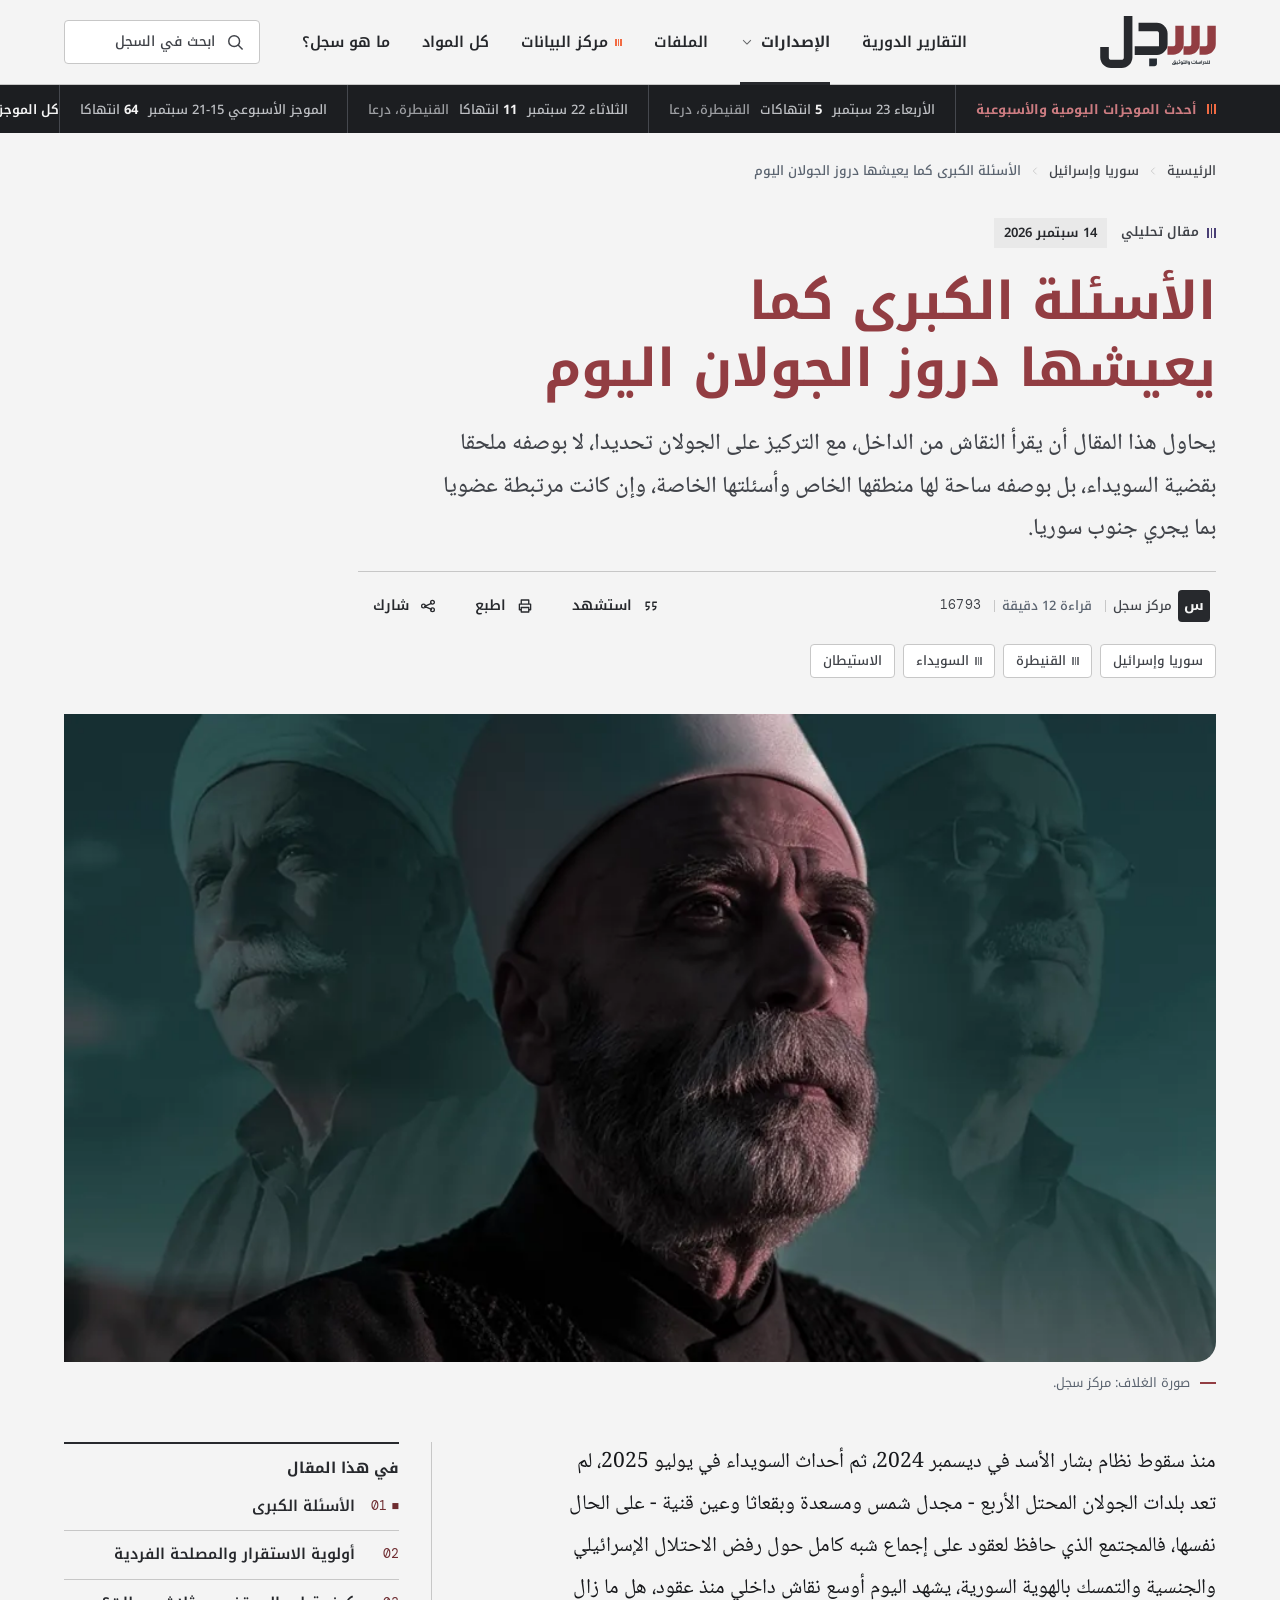
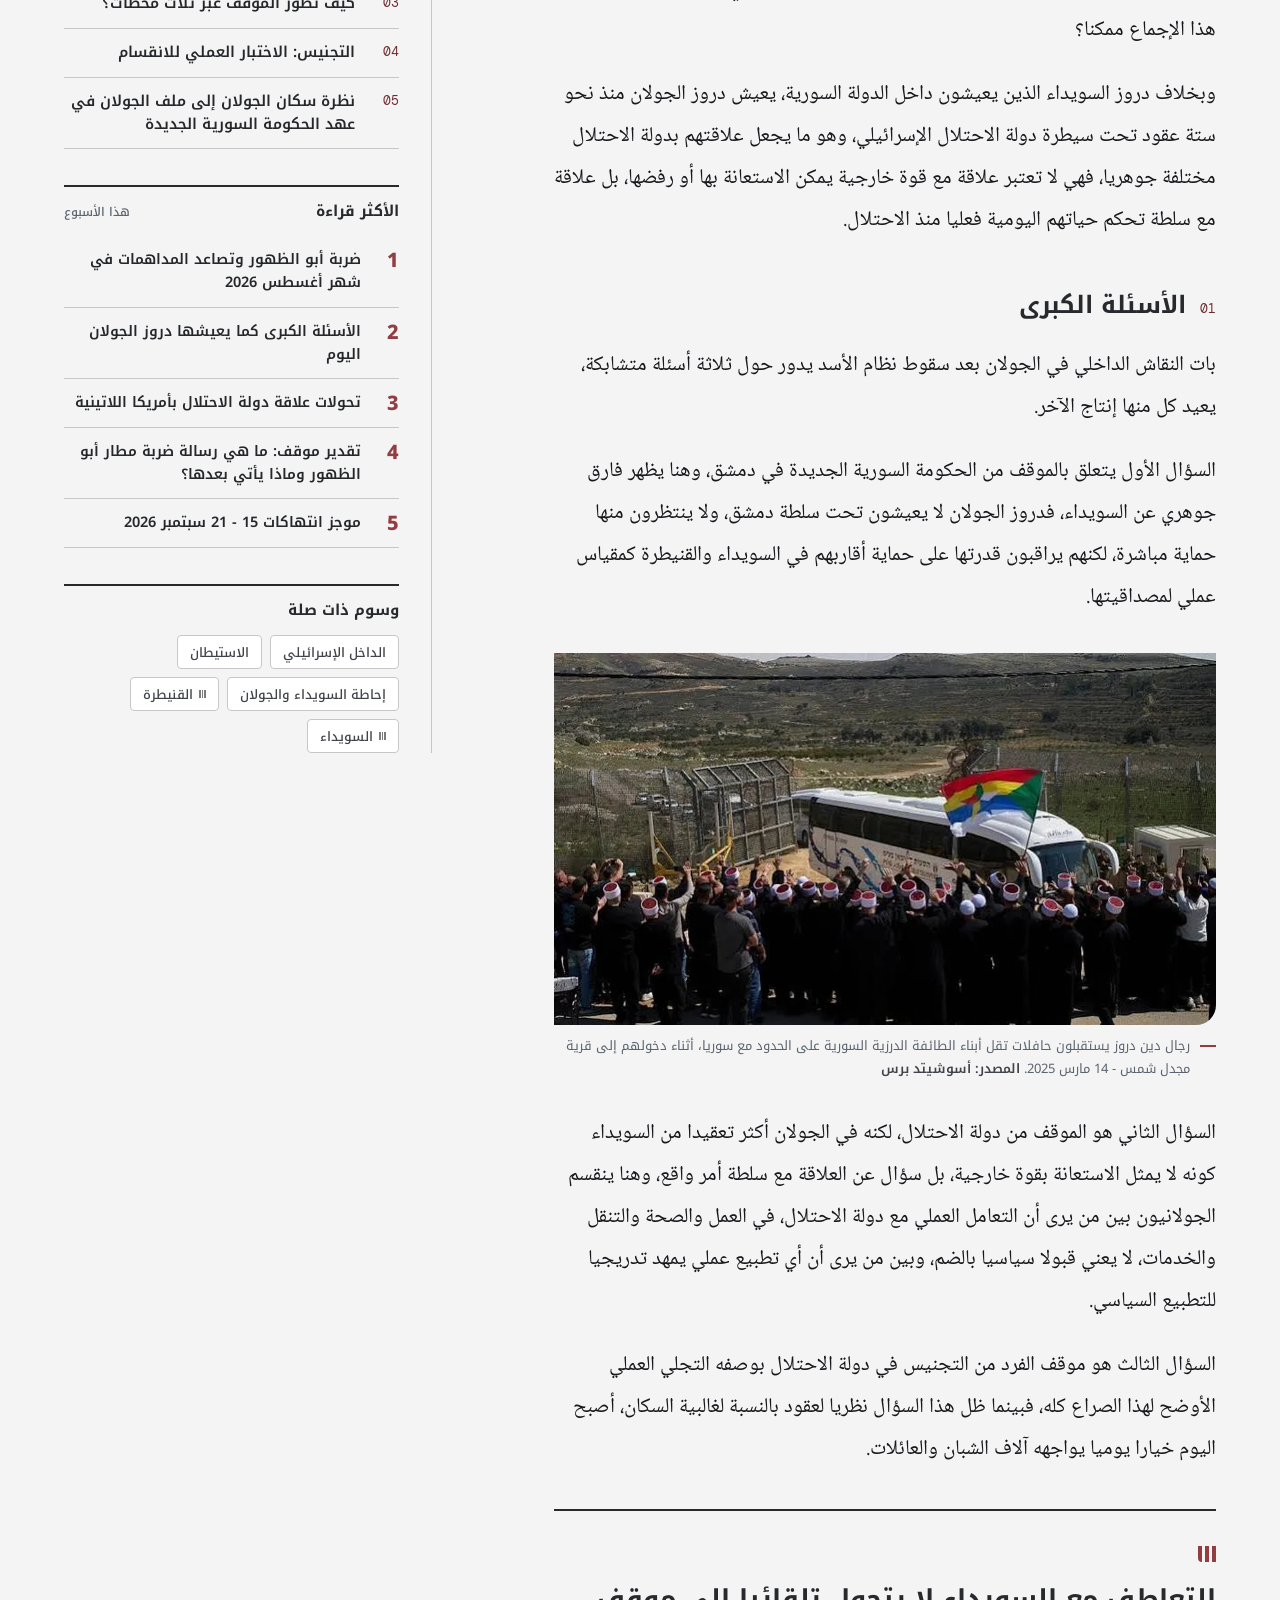
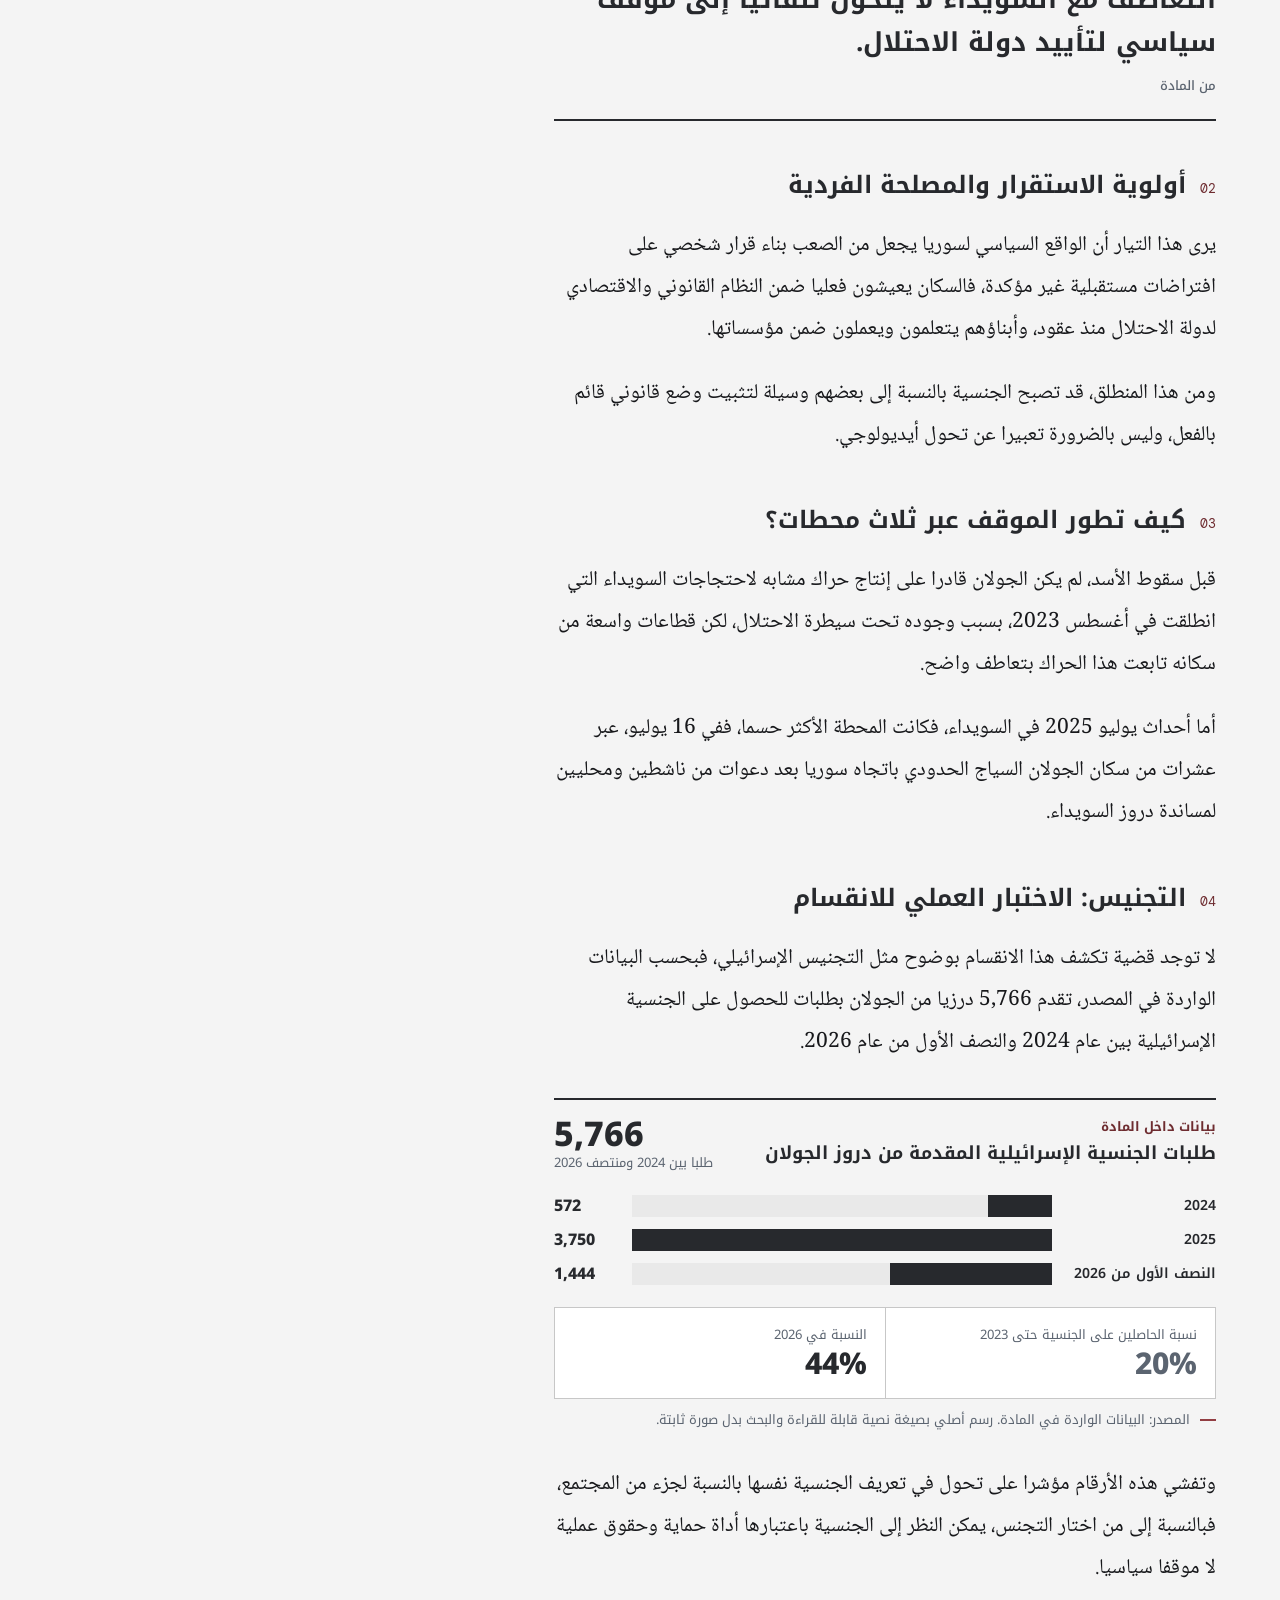
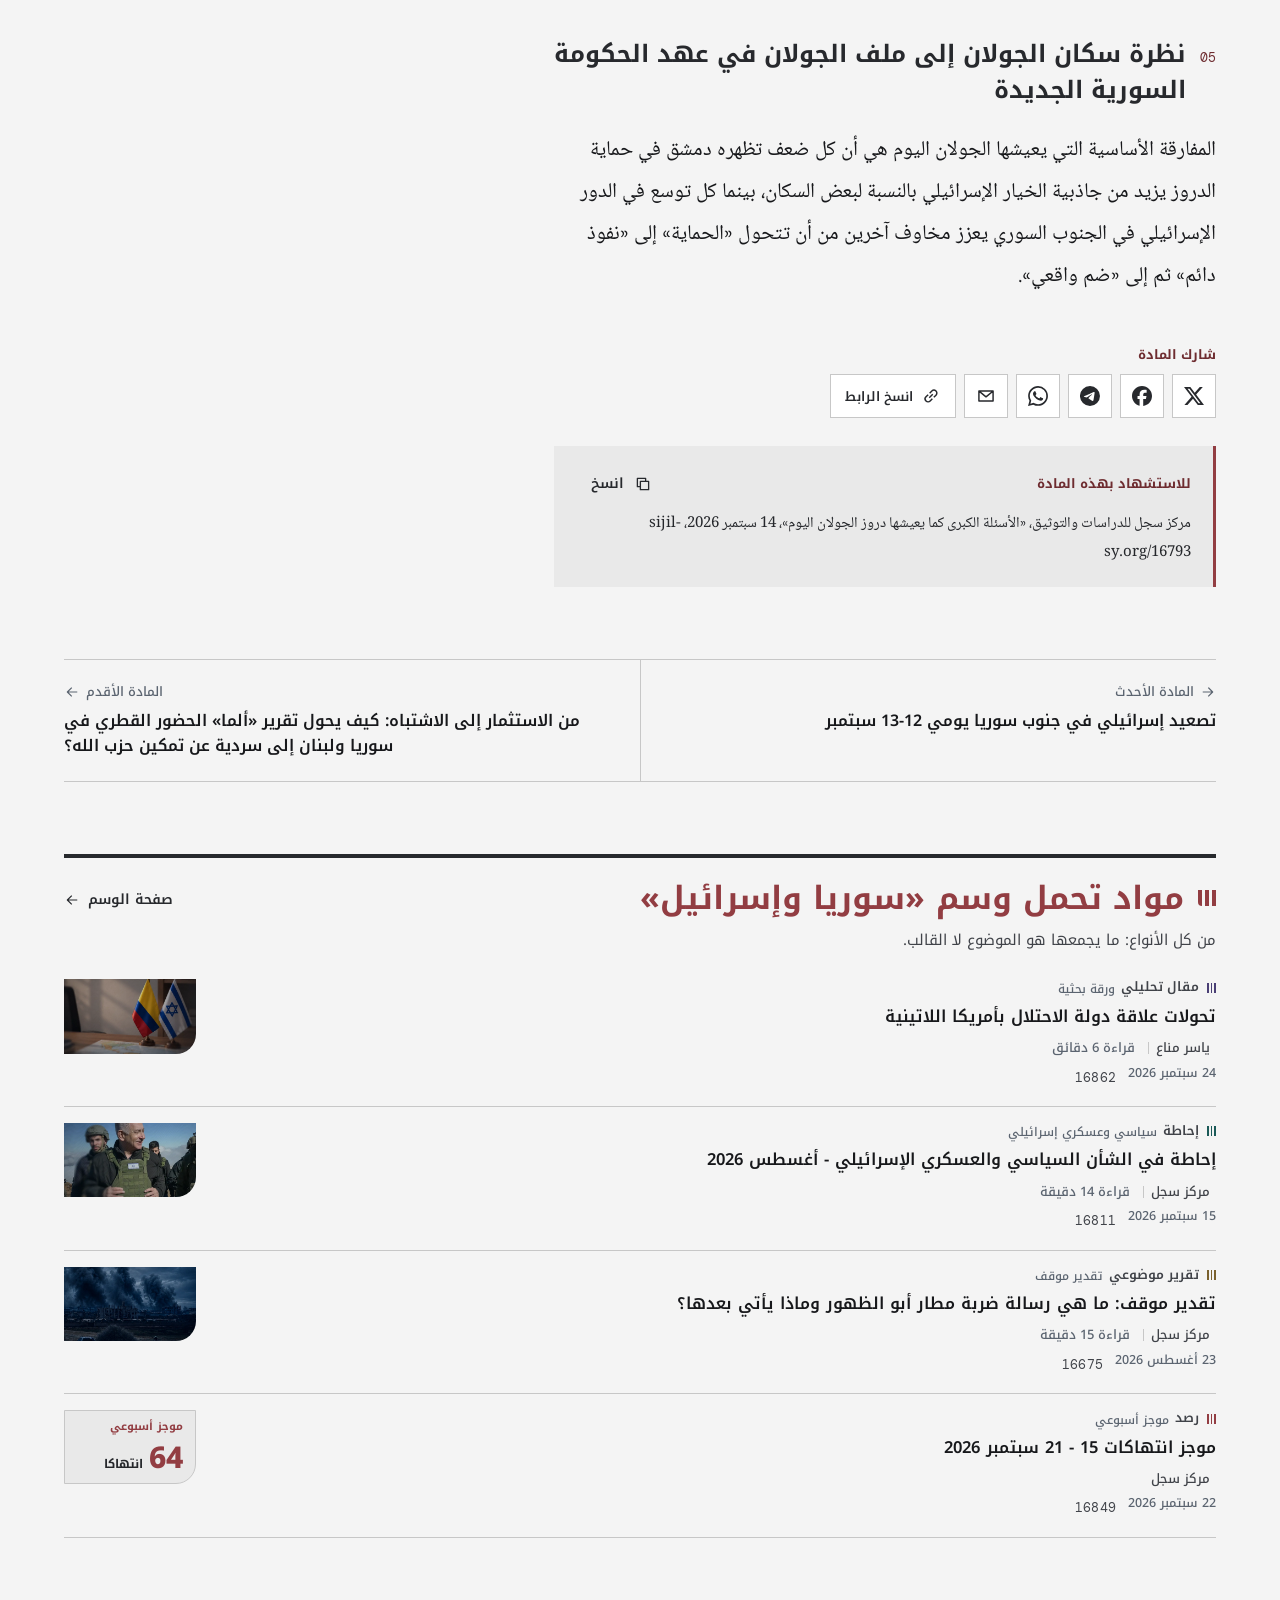
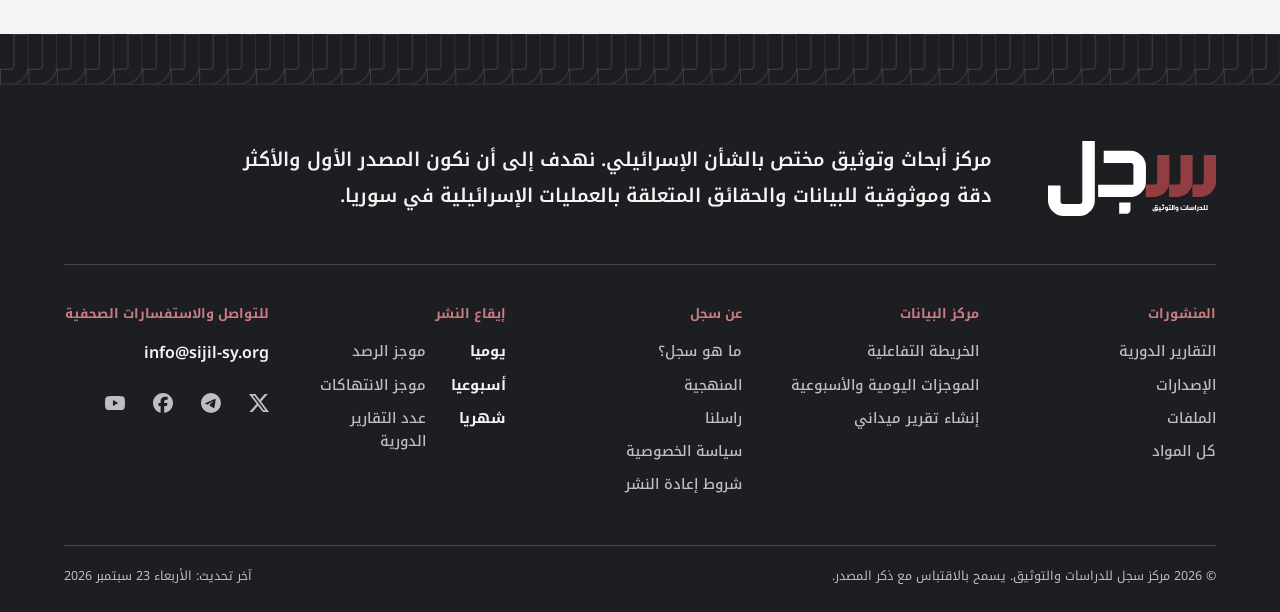
<file: article.html>
<!doctype html>
<html lang="ar" dir="rtl">
<head>
<meta charset="utf-8">
<meta name="viewport" content="width=device-width, initial-scale=1">
<title>الأسئلة الكبرى كما يعيشها دروز الجولان اليوم | سجل</title>
<meta name="description" content="صفحة المقال: رأس المادة، الفهرس، القراءة، الاستشهاد والمواد ذات الصلة.">
<meta name="theme-color" content="#27292D">
<script>(function(h){h.classList.add('js');try{if(!matchMedia('(prefers-reduced-motion: reduce)').matches){var k='sj-first:'+location.pathname;if(!sessionStorage.getItem(k)){h.classList.add('first-view');sessionStorage.setItem(k,'1');setTimeout(function(){if(!window.__sjReady)h.classList.add('first-done')},4000)}}}catch(e){}})(document.documentElement)</script>
<link rel="icon" href="assets/img/sijil-icon-circle.svg" type="image/svg+xml">
<link rel="preconnect" href="https://fonts.googleapis.com"><link rel="preconnect" href="https://fonts.gstatic.com" crossorigin>
<link href="https://fonts.googleapis.com/css2?family=Noto+Kufi+Arabic:wght@400;500;600;700;800&amp;family=Noto+Naskh+Arabic:wght@400;500;600;700&amp;family=DM+Mono:wght@400;500&amp;display=swap" rel="stylesheet">
<link rel="stylesheet" href="assets/css/sijil.css?v=28">
<link rel="stylesheet" href="assets/css/site.css?v=28">
</head>
<body>
<div class="sj site" data-page="article">
<a class="sr skip" href="#main">تخط إلى المحتوى</a>
<div class="bp-d"></div><header class="site-head bp-d"><div class="masthead"><div class="container masthead__bar"><a class="brand" href="index.html" aria-label="مركز سجل للدراسات والتوثيق، الرئيسية"><img loading="lazy" decoding="async" src="assets/img/sijil-logo-full.svg" alt="سجل للدراسات والتوثيق" style="height:52px;width:116px"><span class="brand__desc">مركز سوري لرصد العمليات الإسرائيلية وتوثيقها وتحليلها</span></a><nav class="nav" aria-label="التنقل الرئيسي"><a class="nav__a" href="reports.html">التقارير الدورية</a><a class="nav__a is-active" href="tag.html" aria-haspopup="true" aria-expanded="false" aria-controls="mega" data-mega aria-current="page">الإصدارات<svg class="ic " viewBox="0 0 24 24" aria-hidden="true"><path d="M6 9.5l6 6 6-6"/></svg></a><a class="nav__a" href="tag.html">الملفات</a><a class="nav__a" href="data.html"><span class="sq sq--live" style="width:7px;height:7px" aria-hidden="true"></span>مركز البيانات</a><a class="nav__a" href="archive.html">كل المواد</a><a class="nav__a" href="about.html">ما هو سجل؟</a></nav><a class="search-btn" href="search.html" aria-label="ابحث في موقع سجل"><svg class="ic " viewBox="0 0 24 24" aria-hidden="true"><circle cx="11" cy="11" r="6.5"/><path d="M16 16l4.5 4.5"/></svg><span>ابحث في السجل</span></a></div></div><div class="mega" id="mega" hidden><div class="container" style="padding-block:28px 32px;display:grid;grid-template-columns:repeat(12,minmax(0,1fr));gap:24px"><div class="mega__col" style="grid-column:span 3"><h3>جغرافيا</h3><a href="tag.html">سوريا وإسرائيل<svg class="ic ic--sm" viewBox="0 0 24 24" aria-hidden="true"><path d="M14.5 6l-6 6 6 6"/></svg></a><a href="tag.html">الداخل الإسرائيلي<svg class="ic ic--sm" viewBox="0 0 24 24" aria-hidden="true"><path d="M14.5 6l-6 6 6 6"/></svg></a><a href="tag.html">إسرائيل والشرق الأوسط<svg class="ic ic--sm" viewBox="0 0 24 24" aria-hidden="true"><path d="M14.5 6l-6 6 6 6"/></svg></a><a href="tag.html">إسرائيل والعالم<svg class="ic ic--sm" viewBox="0 0 24 24" aria-hidden="true"><path d="M14.5 6l-6 6 6 6"/></svg></a><a href="tag.html">جيوسياسة<svg class="ic ic--sm" viewBox="0 0 24 24" aria-hidden="true"><path d="M14.5 6l-6 6 6 6"/></svg></a></div><div class="mega__col" style="grid-column:span 5"><h3>موضوعيا</h3><div style="display:grid;grid-template-columns:1fr 1fr;column-gap:24px"><a href="tag.html">قوة خشنة<svg class="ic ic--sm" viewBox="0 0 24 24" aria-hidden="true"><path d="M14.5 6l-6 6 6 6"/></svg></a><a href="tag.html">الاستيطان<svg class="ic ic--sm" viewBox="0 0 24 24" aria-hidden="true"><path d="M14.5 6l-6 6 6 6"/></svg></a><a href="tag.html">المياه<svg class="ic ic--sm" viewBox="0 0 24 24" aria-hidden="true"><path d="M14.5 6l-6 6 6 6"/></svg></a><a href="tag.html">المحتجزون في السجون الإسرائيلية<svg class="ic ic--sm" viewBox="0 0 24 24" aria-hidden="true"><path d="M14.5 6l-6 6 6 6"/></svg></a><a href="tag.html">القواعد العسكرية<svg class="ic ic--sm" viewBox="0 0 24 24" aria-hidden="true"><path d="M14.5 6l-6 6 6 6"/></svg></a><a href="tag.html">مشروع سوفا<svg class="ic ic--sm" viewBox="0 0 24 24" aria-hidden="true"><path d="M14.5 6l-6 6 6 6"/></svg></a><a href="tag.html">عمليات التجريف والحفر<svg class="ic ic--sm" viewBox="0 0 24 24" aria-hidden="true"><path d="M14.5 6l-6 6 6 6"/></svg></a><a href="tag.html">إحاطات ميدانية<svg class="ic ic--sm" viewBox="0 0 24 24" aria-hidden="true"><path d="M14.5 6l-6 6 6 6"/></svg></a><a href="tag.html">ترجمات<svg class="ic ic--sm" viewBox="0 0 24 24" aria-hidden="true"><path d="M14.5 6l-6 6 6 6"/></svg></a></div></div><div style="grid-column:span 4;border-inline-start:1px solid var(--border);padding-inline-start:24px;display:flex;flex-direction:column;gap:12px"><span class="t-label">الأحدث في الإصدارات</span><a href="article.html" tabindex="-1" aria-hidden="true"><div class="frame" style=""><img loading="lazy" decoding="async" src="assets/img/img-latam.webp" alt=""></div></a><span class="tag tag--analysis ">مقال تحليلي <span class="tag__sub">ورقة بحثية</span></span><a href="article.html" style="font:700 16px/1.6 var(--font-kufi)">تحولات علاقة دولة الاحتلال بأمريكا اللاتينية</a><a class="link-arrow " href="tag.html"><span>كل الإصدارات</span><svg class="ic " viewBox="0 0 24 24" aria-hidden="true"><path d="M19 12H5.5M11 6l-6 6 6 6"/></svg></a></div></div></div><div class="readbar" aria-hidden="true"></div></header><div class="bp-d"><section class="monbar inv" aria-label="أحدث الموجزات اليومية والأسبوعية"><div class="container"><span class="monbar__label"><span class="sq sq--live" aria-hidden="true"></span>أحدث الموجزات اليومية والأسبوعية</span><a class="monbar__item" href="brief.html"><span>الأربعاء 23 سبتمبر</span><span><b>5</b> انتهاكات</span><span style="opacity:.8">القنيطرة، درعا</span></a><a class="monbar__item" href="brief.html"><span>الثلاثاء 22 سبتمبر</span><span><b>11</b> انتهاكا</span><span style="opacity:.8">القنيطرة، درعا</span></a><a class="monbar__item" href="brief.html"><span>الموجز الأسبوعي 15-21 سبتمبر</span><span><b>64</b> انتهاكا</span></a><a class="monbar__more" href="data.html">كل الموجزات<svg class="ic ic--sm" viewBox="0 0 24 24" aria-hidden="true"><path d="M19 12H5.5M11 6l-6 6 6 6"/></svg></a></div></section></div><header class="masthead site-head bp-tm"><div class="container" style="height:64px;display:flex;align-items:center;justify-content:space-between"><a class="brand" href="index.html" aria-label="مركز سجل، الرئيسية"><img loading="lazy" decoding="async" src="assets/img/sijil-logo-full.svg" alt="سجل للدراسات والتوثيق" style="height:42px;width:93px"></a><div style="display:flex;gap:8px"><a class="icon-btn" href="search.html" aria-label="بحث"><svg class="ic " viewBox="0 0 24 24" aria-hidden="true"><circle cx="11" cy="11" r="6.5"/><path d="M16 16l4.5 4.5"/></svg></a><button class="icon-btn" type="button" aria-label="القائمة" aria-expanded="false" aria-controls="menu" data-menu-open style="background:var(--navy-800);color:var(--paper-100);border-color:var(--navy-800)"><svg class="ic " viewBox="0 0 24 24" aria-hidden="true"><path d="M4 7h16M4 12h16M4 17h10"/></svg></button></div></div><div class="readbar" aria-hidden="true"></div></header><div class="bp-tm"><section class="monbar inv" aria-label="أحدث الموجزات اليومية والأسبوعية" style="height:auto"><div class="container" style="height:52px;gap:0;overflow:hidden"><span class="monbar__label" style="padding-inline-end:12px"><span class="sq sq--live" aria-hidden="true"></span>أحدث الموجزات</span><a class="monbar__item" href="brief.html" style="padding-inline:12px;border:0"><span>الأربعاء 23 سبتمبر</span><span><b>5</b> انتهاكات</span></a><a class="monbar__more" href="data.html" aria-label="كل الموجزات"><svg class="ic ic--sm" viewBox="0 0 24 24" aria-hidden="true"><path d="M19 12H5.5M11 6l-6 6 6 6"/></svg></a></div></section></div>
<main id="main">
<article>
 <section class="container" style="padding-top:28px">
  <nav class="crumbs" aria-label="مسار التصفح"><a href="index.html">الرئيسية</a><svg class="ic " viewBox="0 0 24 24" aria-hidden="true"><path d="M14.5 6l-6 6 6 6"/></svg><a href="tag.html">سوريا وإسرائيل</a><svg class="ic " viewBox="0 0 24 24" aria-hidden="true"><path d="M14.5 6l-6 6 6 6"/></svg><span aria-current="page">الأسئلة الكبرى كما يعيشها دروز الجولان اليوم</span></nav>
  <div class="grid-12" style="margin-top:36px">
   <header style="grid-column:1 / span 9;display:flex;flex-direction:column;gap:20px">
    <div class="row" style="gap:14px;flex-wrap:wrap"><span class="tag tag--analysis ">مقال تحليلي</span><span class="date-tag"><time>14 سبتمبر 2026</time></span></div>
    <h1 class="t-h1" style="font-size:52px;line-height:1.3;color:var(--ink-900)">الأسئلة الكبرى كما يعيشها دروز الجولان اليوم</h1>
    <p class="t-lead" style="max-width:780px">يحاول هذا المقال أن يقرأ النقاش من الداخل، مع التركيز على الجولان تحديدا، لا بوصفه ملحقا بقضية السويداء، بل بوصفه ساحة لها منطقها الخاص وأسئلتها الخاصة، وإن كانت مرتبطة عضويا بما يجري جنوب سوريا.</p>
    <div class="row between" style="border-top:1px solid var(--border);padding-top:16px;flex-wrap:wrap;gap:14px">
     <div class="meta "><div class="meta__row"><span><span class="author__mono" style="width:32px;height:32px;font-size:14px" aria-hidden="true">س</span><a href="archive.html">مركز سجل</a></span><span>قراءة 12 دقيقة</span><span><span class="recno"><b>16793</b></span></span></div></div>
     <div class="row" style="gap:8px"><a class="btn btn--ghost btn--sm" href="#" data-act="cite"><svg class="ic " viewBox="0 0 24 24" aria-hidden="true"><path d="M10 7H5.5v5.5H9.5c0 2.5-1 4-3.5 4.5M19 7h-4.5v5.5h4c0 2.5-1 4-3.5 4.5"/></svg><span>استشهد</span></a><a class="btn btn--ghost btn--sm" href="#" data-act="print"><svg class="ic " viewBox="0 0 24 24" aria-hidden="true"><path d="M7 9V4h10v5M7 17H4.5V9.5h15V17H17M7 14h10v6H7z"/></svg><span>اطبع</span></a><a class="btn btn--ghost btn--sm" href="#" data-act="share"><svg class="ic " viewBox="0 0 24 24" aria-hidden="true"><path d="M16.5 8.5l-9 4 9 4M18 9.5a2.5 2.5 0 1 0 0-5 2.5 2.5 0 0 0 0 5zM6 14.5a2.5 2.5 0 1 0 0-5 2.5 2.5 0 0 0 0 5zM18 19.5a2.5 2.5 0 1 0 0-5 2.5 2.5 0 0 0 0 5z"/></svg><span>شارك</span></a></div>
    </div>
    <div class="chips"><a class="chip" href="tag.html">سوريا وإسرائيل</a><a class="chip chip--geo" href="tag.html">القنيطرة</a><a class="chip chip--geo" href="tag.html">السويداء</a><a class="chip" href="tag.html">الاستيطان</a></div>
   </header>
  </div>
 </section>
 <figure class="container" style="margin-top:36px">
  <div class="frame" style=""><img fetchpriority="high" decoding="async" src="assets/img/img-druze.webp" alt="شيخ درزي من الجولان المحتل في صورة غلاف المادة"></div>
  <figcaption class="figcap">صورة الغلاف: مركز سجل.</figcaption>
 </figure>
 <div class="container" style="margin-top:48px">
  <div class="grid-12">
   <div style="grid-column:1 / span 7">
<div class="prose">
 <p>منذ سقوط نظام بشار الأسد في ديسمبر 2024، ثم أحداث السويداء في يوليو 2025، لم تعد بلدات الجولان المحتل الأربع - مجدل شمس ومسعدة وبقعاثا وعين قنية - على الحال نفسها، فالمجتمع الذي حافظ لعقود على إجماع شبه كامل حول رفض الاحتلال الإسرائيلي والجنسية والتمسك بالهوية السورية، يشهد اليوم أوسع نقاش داخلي منذ عقود، هل ما زال هذا الإجماع ممكنا؟</p>
 <p>وبخلاف دروز السويداء الذين يعيشون داخل الدولة السورية، يعيش دروز الجولان منذ نحو ستة عقود تحت سيطرة دولة الاحتلال الإسرائيلي، وهو ما يجعل علاقتهم بدولة الاحتلال مختلفة جوهريا، فهي لا تعتبر علاقة مع قوة خارجية يمكن الاستعانة بها أو رفضها، بل علاقة مع سلطة تحكم حياتهم اليومية فعليا منذ الاحتلال.</p>
 <h2 class="prose__h" id="s1"><span class="h-idx">01</span>الأسئلة الكبرى</h2>
 <p>بات النقاش الداخلي في الجولان بعد سقوط نظام الأسد يدور حول ثلاثة أسئلة متشابكة، يعيد كل منها إنتاج الآخر.</p>
 <p>السؤال الأول يتعلق بالموقف من الحكومة السورية الجديدة في دمشق، وهنا يظهر فارق جوهري عن السويداء، فدروز الجولان لا يعيشون تحت سلطة دمشق، ولا ينتظرون منها حماية مباشرة، لكنهم يراقبون قدرتها على حماية أقاربهم في السويداء والقنيطرة كمقياس عملي لمصداقيتها.</p>
 <figure><div class="frame" style=""><img loading="lazy" decoding="async" src="assets/img/img-druze-inline.webp" alt="رجال دين دروز يلوحون لحافلة تقل أبناء الطائفة الدرزية السورية عند السياج الحدودي"></div><figcaption class="figcap"><span>رجال دين دروز يستقبلون حافلات تقل أبناء الطائفة الدرزية السورية على الحدود مع سوريا، أثناء دخولهم إلى قرية مجدل شمس - 14 مارس 2025. <b>المصدر: أسوشيتد برس</b></span></figcaption></figure>
 <p>السؤال الثاني هو الموقف من دولة الاحتلال، لكنه في الجولان أكثر تعقيدا من السويداء كونه لا يمثل الاستعانة بقوة خارجية، بل سؤال عن العلاقة مع سلطة أمر واقع، وهنا ينقسم الجولانيون بين من يرى أن التعامل العملي مع دولة الاحتلال، في العمل والصحة والتنقل والخدمات، لا يعني قبولا سياسيا بالضم، وبين من يرى أن أي تطبيع عملي يمهد تدريجيا للتطبيع السياسي.</p>
 <p>السؤال الثالث هو موقف الفرد من التجنيس في دولة الاحتلال بوصفه التجلي العملي الأوضح لهذا الصراع كله، فبينما ظل هذا السؤال نظريا لعقود بالنسبة لغالبية السكان، أصبح اليوم خيارا يوميا يواجهه آلاف الشبان والعائلات.</p>
 <blockquote class="pullquote"><span class="seen " aria-hidden="true"><i></i><i></i><i></i></span><p>التعاطف مع السويداء لا يتحول تلقائيا إلى موقف سياسي لتأييد دولة الاحتلال.</p><cite>من المادة</cite></blockquote>
 <h2 class="prose__h" id="s2"><span class="h-idx">02</span>أولوية الاستقرار والمصلحة الفردية</h2>
 <p>يرى هذا التيار أن الواقع السياسي لسوريا يجعل من الصعب بناء قرار شخصي على افتراضات مستقبلية غير مؤكدة، فالسكان يعيشون فعليا ضمن النظام القانوني والاقتصادي لدولة الاحتلال منذ عقود، وأبناؤهم يتعلمون ويعملون ضمن مؤسساتها.</p>
 <p>ومن هذا المنطلق، قد تصبح الجنسية بالنسبة إلى بعضهم وسيلة لتثبيت وضع قانوني قائم بالفعل، وليس بالضرورة تعبيرا عن تحول أيديولوجي.</p>
 <h2 class="prose__h" id="s3"><span class="h-idx">03</span>كيف تطور الموقف عبر ثلاث محطات؟</h2>
 <p>قبل سقوط الأسد، لم يكن الجولان قادرا على إنتاج حراك مشابه لاحتجاجات السويداء التي انطلقت في أغسطس 2023، بسبب وجوده تحت سيطرة الاحتلال، لكن قطاعات واسعة من سكانه تابعت هذا الحراك بتعاطف واضح.</p>
 <p>أما أحداث يوليو 2025 في السويداء، فكانت المحطة الأكثر حسما، ففي 16 يوليو، عبر عشرات من سكان الجولان السياج الحدودي باتجاه سوريا بعد دعوات من ناشطين ومحليين لمساندة دروز السويداء.</p>
 <h2 class="prose__h" id="s4"><span class="h-idx">04</span>التجنيس: الاختبار العملي للانقسام</h2>
 <p>لا توجد قضية تكشف هذا الانقسام بوضوح مثل التجنيس الإسرائيلي، فبحسب البيانات الواردة في المصدر، تقدم 5,766 درزيا من الجولان بطلبات للحصول على الجنسية الإسرائيلية بين عام 2024 والنصف الأول من عام 2026.</p>
 <figure style="border-top:2px solid var(--navy-800);padding-top:18px">
 <div class="row between" style="align-items:flex-start;gap:24px"><div><div class="t-label">بيانات داخل المادة</div><div style="font:700 18px/1.5 var(--font-kufi);color:var(--navy-800);margin-top:4px">طلبات الجنسية الإسرائيلية المقدمة من دروز الجولان</div></div>
 <div style="text-align:end"><div style="font:800 34px/1 var(--font-kufi);color:var(--navy-800)">5,766</div><div class="t-caption">طلبا بين 2024 ومنتصف 2026</div></div></div>
 <div style="display:flex;flex-direction:column;gap:12px;margin-top:22px"><div style="display:grid;grid-template-columns:150px minmax(0,1fr) 64px;gap:14px;align-items:center"><span style="font:600 14px/1.4 var(--font-kufi);color:var(--ink-800)">2024</span><span style="height:22px;background:var(--paper-200)"><span style="display:block;height:100%;width:15.3%;background:var(--navy-800)"></span></span><span style="font:800 16px/1 var(--font-kufi);color:var(--navy-800);text-align:end">572</span></div><div style="display:grid;grid-template-columns:150px minmax(0,1fr) 64px;gap:14px;align-items:center"><span style="font:600 14px/1.4 var(--font-kufi);color:var(--ink-800)">2025</span><span style="height:22px;background:var(--paper-200)"><span style="display:block;height:100%;width:100.0%;background:var(--navy-800)"></span></span><span style="font:800 16px/1 var(--font-kufi);color:var(--navy-800);text-align:end">3,750</span></div><div style="display:grid;grid-template-columns:150px minmax(0,1fr) 64px;gap:14px;align-items:center"><span style="font:600 14px/1.4 var(--font-kufi);color:var(--ink-800)">النصف الأول من 2026</span><span style="height:22px;background:var(--paper-200)"><span style="display:block;height:100%;width:38.5%;background:var(--navy-800)"></span></span><span style="font:800 16px/1 var(--font-kufi);color:var(--navy-800);text-align:end">1,444</span></div></div>
 <div style="display:grid;grid-template-columns:1fr 1fr;gap:1px;background:var(--border);border:1px solid var(--border);margin-top:22px">
  <div style="background:var(--surface);padding:16px 18px"><div class="t-caption">نسبة الحاصلين على الجنسية حتى 2023</div><div style="font:800 30px/1.2 var(--font-kufi);color:var(--ink-500)">20%</div></div>
  <div style="background:var(--surface);padding:16px 18px"><div class="t-caption">النسبة في 2026</div><div style="font:800 30px/1.2 var(--font-kufi);color:var(--navy-800)">44%</div></div>
 </div>
 <figcaption class="figcap">المصدر: البيانات الواردة في المادة. رسم أصلي بصيغة نصية قابلة للقراءة والبحث بدل صورة ثابتة.</figcaption>
</figure>
 <p>وتفشي هذه الأرقام مؤشرا على تحول في تعريف الجنسية نفسها بالنسبة لجزء من المجتمع، فبالنسبة إلى من اختار التجنس، يمكن النظر إلى الجنسية باعتبارها أداة حماية وحقوق عملية لا موقفا سياسيا.</p>
 <h2 class="prose__h" id="s5"><span class="h-idx">05</span>نظرة سكان الجولان إلى ملف الجولان في عهد الحكومة السورية الجديدة</h2>
 <p>المفارقة الأساسية التي يعيشها الجولان اليوم هي أن كل ضعف تظهره دمشق في حماية الدروز يزيد من جاذبية الخيار الإسرائيلي بالنسبة لبعض السكان، بينما كل توسع في الدور الإسرائيلي في الجنوب السوري يعزز مخاوف آخرين من أن تتحول «الحماية» إلى «نفوذ دائم» ثم إلى «ضم واقعي».</p>
</div>
    <footer style="margin-top:48px;display:flex;flex-direction:column;gap:28px;max-width:var(--measure)">
     <div><div class="t-label" style="margin-bottom:10px">شارك المادة</div><div class="share"><a href="#" aria-label="شارك على إكس" data-share="x"><svg class="ic ic--fill " viewBox="0 0 24 24" aria-hidden="true"><path d="M18.9 1.15h3.68l-8.04 9.19L24 22.85h-7.41l-5.8-7.59-6.64 7.59H.47l8.6-9.83L0 1.15h7.59l5.25 6.94zm-1.29 19.49h2.04L6.49 3.24H4.3z"/></svg></a><a href="#" aria-label="شارك على فيسبوك" data-share="facebook"><svg class="ic ic--fill " viewBox="0 0 24 24" aria-hidden="true"><path d="M9.1 23.69v-7.98H6.63v-3.67H9.1v-1.58c0-4.09 1.85-5.98 5.86-5.98.4 0 .96.04 1.47.1.39.05.77.11 1.14.2v3.32c-.22-.02-.44-.03-.65-.04h-.73c-.71 0-1.26.1-1.68.31-.28.14-.51.35-.68.63-.26.42-.37 1-.37 1.75v1.3h3.92l-.39 2.1-.29 1.56h-3.25v8.25C19.4 23.24 24 18.18 24 12.04c0-6.63-5.37-12-12-12S0 5.42 0 12.04c0 5.63 3.87 10.35 9.1 11.65z"/></svg></a><a href="#" aria-label="شارك على تلغرام" data-share="telegram"><svg class="ic ic--fill " viewBox="0 0 24 24" aria-hidden="true"><path d="M11.94 0A12 12 0 1 0 12 24 12 12 0 0 0 11.94 0zm4.97 7.22c.1 0 .32.02.46.14.12.1.15.23.17.33.02.09.04.3.02.47-.18 1.9-.96 6.5-1.36 8.63-.17.9-.5 1.2-.82 1.23-.7.06-1.22-.46-1.9-.9-1.05-.7-1.65-1.13-2.67-1.8-1.19-.78-.42-1.21.26-1.91.17-.19 3.24-2.98 3.3-3.23.01-.03.02-.15-.05-.21-.07-.06-.18-.04-.25-.03-.1.03-1.8 1.14-5.06 3.35-.48.33-.91.49-1.3.48-.43-.01-1.25-.24-1.87-.44-.75-.25-1.35-.38-1.3-.79.03-.22.33-.44.9-.66 3.5-1.53 5.83-2.53 7-3.02 3.33-1.38 4.02-1.62 4.47-1.63z"/></svg></a><a href="#" aria-label="شارك على واتساب" data-share="whatsapp"><svg class="ic ic--fill " viewBox="0 0 24 24" aria-hidden="true"><path d="M17.47 14.38c-.3-.15-1.76-.87-2.03-.97-.27-.1-.47-.15-.67.15-.2.3-.77.97-.94 1.16-.17.2-.35.22-.64.08-.3-.15-1.26-.47-2.39-1.48-.88-.79-1.48-1.76-1.65-2.06-.17-.3-.02-.46.13-.6.13-.14.3-.35.45-.52.15-.18.2-.3.3-.5.1-.2.05-.37-.03-.52-.07-.15-.67-1.61-.92-2.2-.24-.59-.49-.5-.67-.51h-.57c-.2 0-.52.07-.79.37-.27.3-1.04 1.02-1.04 2.48s1.07 2.88 1.21 3.07c.15.2 2.1 3.2 5.08 4.49.71.3 1.26.49 1.7.63.71.22 1.36.19 1.87.12.57-.09 1.76-.72 2.01-1.42.25-.69.25-1.29.17-1.41-.07-.13-.27-.2-.57-.35M12.05 21.79h-.01a9.87 9.87 0 0 1-5.03-1.38l-.36-.21-3.74.98 1-3.65-.24-.37a9.86 9.86 0 0 1-1.51-5.26c0-5.45 4.44-9.88 9.89-9.88 2.64 0 5.12 1.03 6.99 2.9a9.83 9.83 0 0 1 2.89 6.99c0 5.45-4.44 9.88-9.88 9.88M20.46 3.49A11.82 11.82 0 0 0 12.05 0C5.5 0 .16 5.34.16 11.89c0 2.1.55 4.14 1.59 5.95L.06 24l6.3-1.65a11.88 11.88 0 0 0 5.69 1.45c6.55 0 11.89-5.34 11.89-11.89 0-3.18-1.24-6.16-3.48-8.42z"/></svg></a><a href="#" aria-label="أرسل بالبريد" data-share="mail"><svg class="ic " viewBox="0 0 24 24" aria-hidden="true"><path d="M3.5 6h17v12h-17zM4 6.5l8 6.5 8-6.5"/></svg></a><button class="share__copy" type="button"><svg class="ic " viewBox="0 0 24 24" aria-hidden="true"><path d="M10.5 13.5l3-3M8 11l-2 2a3.5 3.5 0 0 0 5 5l2-2M16 13l2-2a3.5 3.5 0 0 0-5-5l-2 2"/></svg><span>انسخ الرابط</span></button></div></div>
     <div class="cite"><div class="row between" style="margin-bottom:8px"><span class="t-label">للاستشهاد بهذه المادة</span><button class="btn btn--ghost btn--sm" type="button" data-act="cite"><svg class="ic " viewBox="0 0 24 24" aria-hidden="true"><path d="M8.5 8.5h11v11h-11zM15.5 8.5v-4h-11v11h4"/></svg><span>انسخ</span></button></div><p>مركز سجل للدراسات والتوثيق، «الأسئلة الكبرى كما يعيشها دروز الجولان اليوم»، 14 سبتمبر 2026، <span class="ltr">sijil-sy.org/16793</span></p></div>
    </footer>
   </div>
   <aside class="side-sticky" style="grid-column:9 / span 4;display:flex;flex-direction:column;gap:36px;border-inline-start:1px solid var(--border);padding-inline-start:32px" aria-label="الشريط الجانبي">
    <nav class="toc" aria-label="محتويات المادة"><div class="side-mod__title" style="padding-top:14px;margin-bottom:4px">في هذا المقال</div><a href="#s1" class="is-on"><span>01</span>الأسئلة الكبرى</a><a href="#s2" class=""><span>02</span>أولوية الاستقرار والمصلحة الفردية</a><a href="#s3" class=""><span>03</span>كيف تطور الموقف عبر ثلاث محطات؟</a><a href="#s4" class=""><span>04</span>التجنيس: الاختبار العملي للانقسام</a><a href="#s5" class=""><span>05</span>نظرة سكان الجولان إلى ملف الجولان في عهد الحكومة السورية الجديدة</a></nav>
    <section class="side-mod" aria-labelledby="mr"><h2 id="mr" class="side-mod__title">الأكثر قراءة <small>هذا الأسبوع</small></h2><ol class="mostread"><li><span>1</span><a href="article.html">ضربة أبو الظهور وتصاعد المداهمات في شهر أغسطس 2026</a></li><li><span>2</span><a href="article.html">الأسئلة الكبرى كما يعيشها دروز الجولان اليوم</a></li><li><span>3</span><a href="article.html">تحولات علاقة دولة الاحتلال بأمريكا اللاتينية</a></li><li><span>4</span><a href="article.html">تقدير موقف: ما هي رسالة ضربة مطار أبو الظهور وماذا يأتي بعدها؟</a></li><li><span>5</span><a href="article.html">موجز انتهاكات 15 - 21 سبتمبر 2026</a></li></ol></section>
    <section class="side-mod" aria-labelledby="rt"><h2 id="rt" class="side-mod__title">وسوم ذات صلة</h2><div class="chips"><a class="chip" href="tag.html">الداخل الإسرائيلي</a><a class="chip" href="tag.html">الاستيطان</a><a class="chip" href="tag.html">إحاطة السويداء والجولان</a><a class="chip chip--geo" href="tag.html">القنيطرة</a><a class="chip chip--geo" href="tag.html">السويداء</a></div></section>
   </aside>
  </div>
 </div>
</article>
<section class="container" style="margin-top:72px"><nav aria-label="التنقل بين المواد" style="display:grid;grid-template-columns:1fr 1fr;border-block:1px solid var(--border)"><a href="article.html" style="padding:22px 0 22px 24px;border-inline-end:1px solid var(--border);display:flex;flex-direction:column;gap:6px"><span class="t-meta" style="display:flex;gap:6px;align-items:center"><svg class="ic ic--sm" viewBox="0 0 24 24" aria-hidden="true"><path d="M5 12h13.5M13 6l6 6-6 6"/></svg>المادة الأحدث</span><span style="font:600 16px/1.6 var(--font-kufi);color:var(--ink-900)">تصعيد إسرائيلي في جنوب سوريا يومي 12-13 سبتمبر</span></a><a href="article.html" style="padding:22px 24px 22px 0;display:flex;flex-direction:column;gap:6px;text-align:end;align-items:flex-end"><span class="t-meta" style="display:flex;gap:6px;align-items:center">المادة الأقدم<svg class="ic ic--sm" viewBox="0 0 24 24" aria-hidden="true"><path d="M19 12H5.5M11 6l-6 6 6 6"/></svg></span><span style="font:600 16px/1.6 var(--font-kufi);color:var(--ink-900)">من الاستثمار إلى الاشتباه: كيف يحول تقرير «ألما» الحضور القطري في سوريا ولبنان إلى سردية عن تمكين حزب الله؟</span></a></nav></section>
<section class="container" style="padding-top:72px;padding-bottom:96px" aria-labelledby="rel">
 <div class="sec-head"><div><div class="sec-head__title"><span class="seen " aria-hidden="true"><i></i><i></i><i></i></span><h2>مواد تحمل وسم «سوريا وإسرائيل»</h2></div><p class="sec-head__desc">من كل الأنواع: ما يجمعها هو الموضوع لا القالب.</p></div><div style="padding-top:10px"><a class="link-arrow " href="tag.html"><span>صفحة الوسم</span><svg class="ic " viewBox="0 0 24 24" aria-hidden="true"><path d="M19 12H5.5M11 6l-6 6 6 6"/></svg></a></div></div>
 <div style="margin-top:10px"><article class="entry" data-rec="16862" data-type="analysis" data-sub="ورقة بحثية" data-date="2026-09-24"><div class="entry__rec"><span class="recno"><b>16862</b></span></div><div class="entry__date">24 سبتمبر 2026</div><div class="entry__type"><span class="tag tag--analysis ">مقال تحليلي</span><span class="tag__sub">ورقة بحثية</span></div><div><a class="entry__title" href="article.html">تحولات علاقة دولة الاحتلال بأمريكا اللاتينية</a><div class="entry__by"><div class="meta "><div class="meta__row"><span><a href="archive.html">ياسر مناع</a></span><span>قراءة 6 دقائق</span></div></div></div></div><div class="frame" style=""><img loading="lazy" decoding="async" src="assets/img/img-latam.webp" alt=""></div></article><article class="entry" data-rec="16811" data-type="briefing" data-sub="سياسي وعسكري إسرائيلي" data-date="2026-09-15"><div class="entry__rec"><span class="recno"><b>16811</b></span></div><div class="entry__date">15 سبتمبر 2026</div><div class="entry__type"><span class="tag tag--briefing ">إحاطة</span><span class="tag__sub">سياسي وعسكري إسرائيلي</span></div><div><a class="entry__title" href="article.html">إحاطة في الشأن السياسي والعسكري الإسرائيلي - أغسطس 2026</a><div class="entry__by"><div class="meta "><div class="meta__row"><span><a href="archive.html">مركز سجل</a></span><span>قراءة 14 دقيقة</span></div></div></div></div><div class="frame" style=""><img loading="lazy" decoding="async" src="assets/img/img-polmil.webp" alt=""></div></article><article class="entry" data-rec="16675" data-type="thematic" data-sub="تقدير موقف" data-date="2026-08-23"><div class="entry__rec"><span class="recno"><b>16675</b></span></div><div class="entry__date">23 أغسطس 2026</div><div class="entry__type"><span class="tag tag--thematic ">تقرير موضوعي</span><span class="tag__sub">تقدير موقف</span></div><div><a class="entry__title" href="article.html">تقدير موقف: ما هي رسالة ضربة مطار أبو الظهور وماذا يأتي بعدها؟</a><div class="entry__by"><div class="meta "><div class="meta__row"><span><a href="archive.html">مركز سجل</a></span><span>قراءة 15 دقيقة</span></div></div></div></div><div class="frame" style=""><img loading="lazy" decoding="async" src="assets/img/img-abuzhour.webp" alt=""></div></article><article class="entry" data-rec="16849" data-type="monitor" data-sub="موجز أسبوعي" data-date="2026-09-22"><div class="entry__rec"><span class="recno"><b>16849</b></span></div><div class="entry__date">22 سبتمبر 2026</div><div class="entry__type"><span class="tag tag--monitor ">رصد</span><span class="tag__sub">موجز أسبوعي</span></div><div><a class="entry__title" href="brief.html">موجز انتهاكات 15 - 21 سبتمبر 2026</a><div class="entry__by"><div class="meta "><div class="meta__row"><span><a href="archive.html">مركز سجل</a></span></div></div></div></div><div class="dcover dcover--weekly" style="padding:10px 12px"><span style="font:700 11px/1 var(--font-kufi);color:var(--type-monitor)">موجز أسبوعي</span><div style="display:flex;align-items:baseline;gap:6px"><span class="dcover__num" style="font-size:30px">64</span><span class="dcover__unit" style="font-size:12px">انتهاكا</span></div></div></article></div>
</section>
</main>
<div class="bp-d"><footer class="footer footer--d inv"><svg class="seen-band footer__band" aria-hidden="true" focusable="false"><defs><pattern id="sb-fd" width="28.46" height="50.67" patternUnits="userSpaceOnUse"><path transform="translate(-221.54 -121.93)" fill="none" stroke="currentColor" stroke-width="1" d="M250,121.93v31.63c0,2.5-.39,4.83-1.18,7-1.05,2.17-2.43,4.11-4.14,5.82-1.71,1.97-3.65,3.35-5.82,4.14-2.37,1.12-4.7,1.68-7,1.68h-9.96v-14.89h9.96c1.64,0,2.73-.56,3.25-1.68.26-.79.39-1.48.39-2.07v-31.63h14.5Z"/></pattern></defs><rect width="100%" height="100%" fill="url(#sb-fd)"/></svg><div class="container"><div class="footer__top"><div class="footer__brand"><img class="footer__logo" src="assets/img/sijil-logo-full-reverse.svg" alt="مركز سجل للدراسات والتوثيق"><p class="footer__vision">مركز أبحاث وتوثيق مختص بالشأن الإسرائيلي. نهدف إلى أن نكون المصدر الأول والأكثر دقة وموثوقية للبيانات والحقائق المتعلقة بالعمليات الإسرائيلية في سوريا.</p></div></div><div class="footer__links"><nav class="footer__col" aria-label="المنشورات"><h2>المنشورات</h2><ul><li><a href="reports.html">التقارير الدورية</a></li><li><a href="tag.html">الإصدارات</a></li><li><a href="tag.html">الملفات</a></li><li><a href="archive.html">كل المواد</a></li></ul></nav><nav class="footer__col" aria-label="مركز البيانات"><h2>مركز البيانات</h2><ul><li><a href="data.html">الخريطة التفاعلية</a></li><li><a href="data.html">الموجزات اليومية والأسبوعية</a></li><li><a href="field-report.html">إنشاء تقرير ميداني</a></li></ul></nav><nav class="footer__col" aria-label="عن سجل"><h2>عن سجل</h2><ul><li><a href="about.html">ما هو سجل؟</a></li><li><a href="about.html">المنهجية</a></li><li><a href="contact.html">راسلنا</a></li><li><a href="#">سياسة الخصوصية</a></li><li><a href="#">شروط إعادة النشر</a></li></ul></nav><div class="footer__col"><h2>إيقاع النشر</h2><ul class="footer__cadence"><li><b>يوميا</b><span>موجز الرصد</span></li><li><b>أسبوعيا</b><span>موجز الانتهاكات</span></li><li><b>شهريا</b><span>عدد التقارير الدورية</span></li></ul></div><div class="footer__col"><h2>للتواصل والاستفسارات الصحفية</h2><a class="footer__mail" href="mailto:info@sijil-sy.org">info@sijil-sy.org</a><div class="footer__social"><a href="https://x.com/sijlnews" target="_blank" rel="noopener" aria-label="سجل على إكس"><svg class="ic ic--fill " viewBox="0 0 24 24" aria-hidden="true"><path d="M18.9 1.15h3.68l-8.04 9.19L24 22.85h-7.41l-5.8-7.59-6.64 7.59H.47l8.6-9.83L0 1.15h7.59l5.25 6.94zm-1.29 19.49h2.04L6.49 3.24H4.3z"/></svg></a><a href="#" aria-label="سجل على تلغرام"><svg class="ic ic--fill " viewBox="0 0 24 24" aria-hidden="true"><path d="M11.94 0A12 12 0 1 0 12 24 12 12 0 0 0 11.94 0zm4.97 7.22c.1 0 .32.02.46.14.12.1.15.23.17.33.02.09.04.3.02.47-.18 1.9-.96 6.5-1.36 8.63-.17.9-.5 1.2-.82 1.23-.7.06-1.22-.46-1.9-.9-1.05-.7-1.65-1.13-2.67-1.8-1.19-.78-.42-1.21.26-1.91.17-.19 3.24-2.98 3.3-3.23.01-.03.02-.15-.05-.21-.07-.06-.18-.04-.25-.03-.1.03-1.8 1.14-5.06 3.35-.48.33-.91.49-1.3.48-.43-.01-1.25-.24-1.87-.44-.75-.25-1.35-.38-1.3-.79.03-.22.33-.44.9-.66 3.5-1.53 5.83-2.53 7-3.02 3.33-1.38 4.02-1.62 4.47-1.63z"/></svg></a><a href="#" aria-label="سجل على فيسبوك"><svg class="ic ic--fill " viewBox="0 0 24 24" aria-hidden="true"><path d="M9.1 23.69v-7.98H6.63v-3.67H9.1v-1.58c0-4.09 1.85-5.98 5.86-5.98.4 0 .96.04 1.47.1.39.05.77.11 1.14.2v3.32c-.22-.02-.44-.03-.65-.04h-.73c-.71 0-1.26.1-1.68.31-.28.14-.51.35-.68.63-.26.42-.37 1-.37 1.75v1.3h3.92l-.39 2.1-.29 1.56h-3.25v8.25C19.4 23.24 24 18.18 24 12.04c0-6.63-5.37-12-12-12S0 5.42 0 12.04c0 5.63 3.87 10.35 9.1 11.65z"/></svg></a><a href="#" aria-label="سجل على يوتيوب"><svg class="ic ic--fill " viewBox="0 0 24 24" aria-hidden="true"><path d="M23.5 6.19a3.02 3.02 0 0 0-2.12-2.14C19.5 3.55 12 3.55 12 3.55s-7.5 0-9.38.5A3.02 3.02 0 0 0 .5 6.19C0 8.07 0 12 0 12s0 3.93.5 5.81a3.02 3.02 0 0 0 2.12 2.14c1.88.5 9.38.5 9.38.5s7.5 0 9.38-.5a3.02 3.02 0 0 0 2.12-2.14C24 15.93 24 12 24 12s0-3.93-.5-5.81zM9.55 15.57V8.43L15.82 12z"/></svg></a></div></div></div><div class="footer__legal"><span>© 2026 مركز سجل للدراسات والتوثيق. يسمح بالاقتباس مع ذكر المصدر.</span><span>آخر تحديث: الأربعاء 23 سبتمبر 2026</span></div></div></footer></div><div class="bp-t"><footer class="footer footer--t inv"><svg class="seen-band footer__band" aria-hidden="true" focusable="false"><defs><pattern id="sb-ft" width="28.46" height="50.67" patternUnits="userSpaceOnUse"><path transform="translate(-221.54 -121.93)" fill="none" stroke="currentColor" stroke-width="1" d="M250,121.93v31.63c0,2.5-.39,4.83-1.18,7-1.05,2.17-2.43,4.11-4.14,5.82-1.71,1.97-3.65,3.35-5.82,4.14-2.37,1.12-4.7,1.68-7,1.68h-9.96v-14.89h9.96c1.64,0,2.73-.56,3.25-1.68.26-.79.39-1.48.39-2.07v-31.63h14.5Z"/></pattern></defs><rect width="100%" height="100%" fill="url(#sb-ft)"/></svg><div class="container"><div class="footer__top"><div class="footer__brand"><img class="footer__logo" src="assets/img/sijil-logo-full-reverse.svg" alt="مركز سجل للدراسات والتوثيق"><p class="footer__vision">مركز أبحاث وتوثيق مختص بالشأن الإسرائيلي. نهدف إلى أن نكون المصدر الأول والأكثر دقة وموثوقية للبيانات والحقائق المتعلقة بالعمليات الإسرائيلية في سوريا.</p></div></div><div class="footer__links"><nav class="footer__col" aria-label="المنشورات"><h2>المنشورات</h2><ul><li><a href="reports.html">التقارير الدورية</a></li><li><a href="tag.html">الإصدارات</a></li><li><a href="tag.html">الملفات</a></li><li><a href="archive.html">كل المواد</a></li></ul></nav><nav class="footer__col" aria-label="مركز البيانات"><h2>مركز البيانات</h2><ul><li><a href="data.html">الخريطة التفاعلية</a></li><li><a href="data.html">الموجزات اليومية والأسبوعية</a></li><li><a href="field-report.html">إنشاء تقرير ميداني</a></li></ul></nav><nav class="footer__col" aria-label="عن سجل"><h2>عن سجل</h2><ul><li><a href="about.html">ما هو سجل؟</a></li><li><a href="about.html">المنهجية</a></li><li><a href="contact.html">راسلنا</a></li><li><a href="#">سياسة الخصوصية</a></li><li><a href="#">شروط إعادة النشر</a></li></ul></nav><div class="footer__col"><h2>إيقاع النشر</h2><ul class="footer__cadence"><li><b>يوميا</b><span>موجز الرصد</span></li><li><b>أسبوعيا</b><span>موجز الانتهاكات</span></li><li><b>شهريا</b><span>عدد التقارير الدورية</span></li></ul></div><div class="footer__col"><h2>للتواصل والاستفسارات الصحفية</h2><a class="footer__mail" href="mailto:info@sijil-sy.org">info@sijil-sy.org</a><div class="footer__social"><a href="https://x.com/sijlnews" target="_blank" rel="noopener" aria-label="سجل على إكس"><svg class="ic ic--fill " viewBox="0 0 24 24" aria-hidden="true"><path d="M18.9 1.15h3.68l-8.04 9.19L24 22.85h-7.41l-5.8-7.59-6.64 7.59H.47l8.6-9.83L0 1.15h7.59l5.25 6.94zm-1.29 19.49h2.04L6.49 3.24H4.3z"/></svg></a><a href="#" aria-label="سجل على تلغرام"><svg class="ic ic--fill " viewBox="0 0 24 24" aria-hidden="true"><path d="M11.94 0A12 12 0 1 0 12 24 12 12 0 0 0 11.94 0zm4.97 7.22c.1 0 .32.02.46.14.12.1.15.23.17.33.02.09.04.3.02.47-.18 1.9-.96 6.5-1.36 8.63-.17.9-.5 1.2-.82 1.23-.7.06-1.22-.46-1.9-.9-1.05-.7-1.65-1.13-2.67-1.8-1.19-.78-.42-1.21.26-1.91.17-.19 3.24-2.98 3.3-3.23.01-.03.02-.15-.05-.21-.07-.06-.18-.04-.25-.03-.1.03-1.8 1.14-5.06 3.35-.48.33-.91.49-1.3.48-.43-.01-1.25-.24-1.87-.44-.75-.25-1.35-.38-1.3-.79.03-.22.33-.44.9-.66 3.5-1.53 5.83-2.53 7-3.02 3.33-1.38 4.02-1.62 4.47-1.63z"/></svg></a><a href="#" aria-label="سجل على فيسبوك"><svg class="ic ic--fill " viewBox="0 0 24 24" aria-hidden="true"><path d="M9.1 23.69v-7.98H6.63v-3.67H9.1v-1.58c0-4.09 1.85-5.98 5.86-5.98.4 0 .96.04 1.47.1.39.05.77.11 1.14.2v3.32c-.22-.02-.44-.03-.65-.04h-.73c-.71 0-1.26.1-1.68.31-.28.14-.51.35-.68.63-.26.42-.37 1-.37 1.75v1.3h3.92l-.39 2.1-.29 1.56h-3.25v8.25C19.4 23.24 24 18.18 24 12.04c0-6.63-5.37-12-12-12S0 5.42 0 12.04c0 5.63 3.87 10.35 9.1 11.65z"/></svg></a><a href="#" aria-label="سجل على يوتيوب"><svg class="ic ic--fill " viewBox="0 0 24 24" aria-hidden="true"><path d="M23.5 6.19a3.02 3.02 0 0 0-2.12-2.14C19.5 3.55 12 3.55 12 3.55s-7.5 0-9.38.5A3.02 3.02 0 0 0 .5 6.19C0 8.07 0 12 0 12s0 3.93.5 5.81a3.02 3.02 0 0 0 2.12 2.14c1.88.5 9.38.5 9.38.5s7.5 0 9.38-.5a3.02 3.02 0 0 0 2.12-2.14C24 15.93 24 12 24 12s0-3.93-.5-5.81zM9.55 15.57V8.43L15.82 12z"/></svg></a></div></div></div><div class="footer__legal"><span>© 2026 مركز سجل للدراسات والتوثيق. يسمح بالاقتباس مع ذكر المصدر.</span><span>آخر تحديث: الأربعاء 23 سبتمبر 2026</span></div></div></footer></div><div class="bp-m mobile"><footer class="footer footer--m inv"><svg class="seen-band footer__band" aria-hidden="true" focusable="false"><defs><pattern id="sb-fm" width="28.46" height="50.67" patternUnits="userSpaceOnUse"><path transform="translate(-221.54 -121.93)" fill="none" stroke="currentColor" stroke-width="1" d="M250,121.93v31.63c0,2.5-.39,4.83-1.18,7-1.05,2.17-2.43,4.11-4.14,5.82-1.71,1.97-3.65,3.35-5.82,4.14-2.37,1.12-4.7,1.68-7,1.68h-9.96v-14.89h9.96c1.64,0,2.73-.56,3.25-1.68.26-.79.39-1.48.39-2.07v-31.63h14.5Z"/></pattern></defs><rect width="100%" height="100%" fill="url(#sb-fm)"/></svg><div class="container"><div class="footer__top"><div class="footer__brand"><img class="footer__logo" src="assets/img/sijil-logo-full-reverse.svg" alt="مركز سجل للدراسات والتوثيق"><p class="footer__vision">مركز أبحاث وتوثيق مختص بالشأن الإسرائيلي. نهدف إلى أن نكون المصدر الأول والأكثر دقة وموثوقية للبيانات والحقائق المتعلقة بالعمليات الإسرائيلية في سوريا.</p></div></div><div class="footer__links"><nav class="footer__col" aria-label="المنشورات"><h2>المنشورات</h2><ul><li><a href="reports.html">التقارير الدورية</a></li><li><a href="tag.html">الإصدارات</a></li><li><a href="tag.html">الملفات</a></li><li><a href="archive.html">كل المواد</a></li></ul></nav><nav class="footer__col" aria-label="مركز البيانات"><h2>مركز البيانات</h2><ul><li><a href="data.html">الخريطة التفاعلية</a></li><li><a href="data.html">الموجزات اليومية والأسبوعية</a></li><li><a href="field-report.html">إنشاء تقرير ميداني</a></li></ul></nav><nav class="footer__col" aria-label="عن سجل"><h2>عن سجل</h2><ul><li><a href="about.html">ما هو سجل؟</a></li><li><a href="about.html">المنهجية</a></li><li><a href="contact.html">راسلنا</a></li><li><a href="#">سياسة الخصوصية</a></li><li><a href="#">شروط إعادة النشر</a></li></ul></nav><div class="footer__col"><h2>إيقاع النشر</h2><ul class="footer__cadence"><li><b>يوميا</b><span>موجز الرصد</span></li><li><b>أسبوعيا</b><span>موجز الانتهاكات</span></li><li><b>شهريا</b><span>عدد التقارير الدورية</span></li></ul></div><div class="footer__col"><h2>للتواصل والاستفسارات الصحفية</h2><a class="footer__mail" href="mailto:info@sijil-sy.org">info@sijil-sy.org</a><div class="footer__social"><a href="https://x.com/sijlnews" target="_blank" rel="noopener" aria-label="سجل على إكس"><svg class="ic ic--fill " viewBox="0 0 24 24" aria-hidden="true"><path d="M18.9 1.15h3.68l-8.04 9.19L24 22.85h-7.41l-5.8-7.59-6.64 7.59H.47l8.6-9.83L0 1.15h7.59l5.25 6.94zm-1.29 19.49h2.04L6.49 3.24H4.3z"/></svg></a><a href="#" aria-label="سجل على تلغرام"><svg class="ic ic--fill " viewBox="0 0 24 24" aria-hidden="true"><path d="M11.94 0A12 12 0 1 0 12 24 12 12 0 0 0 11.94 0zm4.97 7.22c.1 0 .32.02.46.14.12.1.15.23.17.33.02.09.04.3.02.47-.18 1.9-.96 6.5-1.36 8.63-.17.9-.5 1.2-.82 1.23-.7.06-1.22-.46-1.9-.9-1.05-.7-1.65-1.13-2.67-1.8-1.19-.78-.42-1.21.26-1.91.17-.19 3.24-2.98 3.3-3.23.01-.03.02-.15-.05-.21-.07-.06-.18-.04-.25-.03-.1.03-1.8 1.14-5.06 3.35-.48.33-.91.49-1.3.48-.43-.01-1.25-.24-1.87-.44-.75-.25-1.35-.38-1.3-.79.03-.22.33-.44.9-.66 3.5-1.53 5.83-2.53 7-3.02 3.33-1.38 4.02-1.62 4.47-1.63z"/></svg></a><a href="#" aria-label="سجل على فيسبوك"><svg class="ic ic--fill " viewBox="0 0 24 24" aria-hidden="true"><path d="M9.1 23.69v-7.98H6.63v-3.67H9.1v-1.58c0-4.09 1.85-5.98 5.86-5.98.4 0 .96.04 1.47.1.39.05.77.11 1.14.2v3.32c-.22-.02-.44-.03-.65-.04h-.73c-.71 0-1.26.1-1.68.31-.28.14-.51.35-.68.63-.26.42-.37 1-.37 1.75v1.3h3.92l-.39 2.1-.29 1.56h-3.25v8.25C19.4 23.24 24 18.18 24 12.04c0-6.63-5.37-12-12-12S0 5.42 0 12.04c0 5.63 3.87 10.35 9.1 11.65z"/></svg></a><a href="#" aria-label="سجل على يوتيوب"><svg class="ic ic--fill " viewBox="0 0 24 24" aria-hidden="true"><path d="M23.5 6.19a3.02 3.02 0 0 0-2.12-2.14C19.5 3.55 12 3.55 12 3.55s-7.5 0-9.38.5A3.02 3.02 0 0 0 .5 6.19C0 8.07 0 12 0 12s0 3.93.5 5.81a3.02 3.02 0 0 0 2.12 2.14c1.88.5 9.38.5 9.38.5s7.5 0 9.38-.5a3.02 3.02 0 0 0 2.12-2.14C24 15.93 24 12 24 12s0-3.93-.5-5.81zM9.55 15.57V8.43L15.82 12z"/></svg></a></div></div></div><div class="footer__legal"><span>© 2026 مركز سجل للدراسات والتوثيق. يسمح بالاقتباس مع ذكر المصدر.</span><span>آخر تحديث: الأربعاء 23 سبتمبر 2026</span></div></div></footer></div>
<div class="drawer mobile" id="menu" role="dialog" aria-modal="true" aria-label="القائمة" hidden><div class="drawer__head"><a class="brand" href="index.html" aria-label="مركز سجل، الرئيسية"><img loading="lazy" decoding="async" src="assets/img/sijil-logo-full.svg" alt="سجل للدراسات والتوثيق" style="height:42px;width:93px"></a><button class="icon-btn" type="button" aria-label="أغلق القائمة" data-menu-close style="background:var(--navy-800);color:var(--paper-100);border-color:var(--navy-800)"><svg class="ic " viewBox="0 0 24 24" aria-hidden="true"><path d="M6 6l12 12M18 6L6 18"/></svg></button></div><nav aria-label="القائمة الرئيسية" class="drawer__nav">
 <form role="search" onsubmit="return false" style="position:relative;margin:10px 0 6px"><label class="sr" for="nq">ابحث في سجل</label><input id="nq" class="input" placeholder="ابحث في سجل" style="padding-inline-start:44px;height:50px"><span style="position:absolute;inset-inline-start:14px;top:15px;color:var(--navy-800)"><svg class="ic " viewBox="0 0 24 24" aria-hidden="true"><circle cx="11" cy="11" r="6.5"/><path d="M16 16l4.5 4.5"/></svg></span></form>
 <ul style="border-top:2px solid var(--navy-800);margin-top:10px"><li style="border-bottom:1px solid var(--border)"><a href="reports.html" style="display:flex;justify-content:space-between;align-items:center;padding:16px 0;font:700 20px/1.3 var(--font-kufi);color:var(--ink-900)"><span style="display:flex;align-items:center">التقارير الدورية</span><svg class="ic " viewBox="0 0 24 24" aria-hidden="true"><path d="M14.5 6l-6 6 6 6"/></svg></a></li><li style="border-bottom:1px solid var(--border)"><button type="button" aria-expanded="true" aria-controls="nav-pubs" data-collapse-toggle style="width:100%;display:flex;justify-content:space-between;align-items:center;padding:16px 0;font:700 20px/1.3 var(--font-kufi);color:var(--navy-800)">الإصدارات<svg class="ic " viewBox="0 0 24 24" aria-hidden="true"><path d="M12 5v14M5 12h14"/></svg></button>
            <div class="collapse" id="nav-pubs" data-open="true"><div class="collapse__in"><div style="display:grid;grid-template-columns:1fr 1fr;gap:12px;padding:0 0 14px"><div><div class="t-label" style="margin-bottom:4px">جغرافيا</div><a href="tag.html" style="display:block;padding:10px 0;font:500 15px/1.4 var(--font-kufi);color:var(--ink-700)">سوريا وإسرائيل</a><a href="tag.html" style="display:block;padding:10px 0;font:500 15px/1.4 var(--font-kufi);color:var(--ink-700)">الداخل الإسرائيلي</a><a href="tag.html" style="display:block;padding:10px 0;font:500 15px/1.4 var(--font-kufi);color:var(--ink-700)">إسرائيل والشرق الأوسط</a><a href="tag.html" style="display:block;padding:10px 0;font:500 15px/1.4 var(--font-kufi);color:var(--ink-700)">إسرائيل والعالم</a></div><div><div class="t-label" style="margin-bottom:4px">موضوعيا</div><a href="tag.html" style="display:block;padding:10px 0;font:500 15px/1.4 var(--font-kufi);color:var(--ink-700)">قوة خشنة</a><a href="tag.html" style="display:block;padding:10px 0;font:500 15px/1.4 var(--font-kufi);color:var(--ink-700)">الاستيطان</a><a href="tag.html" style="display:block;padding:10px 0;font:500 15px/1.4 var(--font-kufi);color:var(--ink-700)">المياه</a><a href="tag.html" style="display:block;padding:10px 0;font:500 15px/1.4 var(--font-kufi);color:var(--ink-700)">المحتجزون</a></div></div>
            <a href="tag.html" class="link-arrow" style="margin-bottom:16px"><span>كل الوسوم (14)</span><svg class="ic " viewBox="0 0 24 24" aria-hidden="true"><path d="M19 12H5.5M11 6l-6 6 6 6"/></svg></a></div></div></li><li style="border-bottom:1px solid var(--border)"><a href="tag.html" style="display:flex;justify-content:space-between;align-items:center;padding:16px 0;font:700 20px/1.3 var(--font-kufi);color:var(--ink-900)"><span style="display:flex;align-items:center">الملفات</span><svg class="ic " viewBox="0 0 24 24" aria-hidden="true"><path d="M14.5 6l-6 6 6 6"/></svg></a></li><li style="border-bottom:1px solid var(--border)"><a href="data.html" style="display:flex;justify-content:space-between;align-items:center;padding:16px 0;font:700 20px/1.3 var(--font-kufi);color:var(--ink-900)"><span style="display:flex;align-items:center"><span class="sq sq--live" aria-hidden="true" style="margin-inline-end:10px"></span>مركز البيانات</span><svg class="ic " viewBox="0 0 24 24" aria-hidden="true"><path d="M14.5 6l-6 6 6 6"/></svg></a></li><li style="border-bottom:1px solid var(--border)"><a href="archive.html" style="display:flex;justify-content:space-between;align-items:center;padding:16px 0;font:700 20px/1.3 var(--font-kufi);color:var(--ink-900)"><span style="display:flex;align-items:center">كل المواد</span><svg class="ic " viewBox="0 0 24 24" aria-hidden="true"><path d="M14.5 6l-6 6 6 6"/></svg></a></li><li style="border-bottom:1px solid var(--border)"><a href="about.html" style="display:flex;justify-content:space-between;align-items:center;padding:16px 0;font:700 20px/1.3 var(--font-kufi);color:var(--ink-900)"><span style="display:flex;align-items:center">ما هو سجل؟</span><svg class="ic " viewBox="0 0 24 24" aria-hidden="true"><path d="M14.5 6l-6 6 6 6"/></svg></a></li></ul>
 <div style="margin-top:auto;padding-block:18px;border-top:1px solid var(--border);display:flex;align-items:center;justify-content:space-between">
  <div><div class="t-caption">راسلنا</div><a href="mailto:info@sijil-sy.org" class="ltr" style="font:700 16px/1.4 var(--font-kufi);color:var(--navy-800)">info@sijil-sy.org</a></div>
  <a class="icon-btn" href="#" aria-label="سجل على إكس"><svg class="ic ic--fill " viewBox="0 0 24 24" aria-hidden="true"><path d="M18.9 1.15h3.68l-8.04 9.19L24 22.85h-7.41l-5.8-7.59-6.64 7.59H.47l8.6-9.83L0 1.15h7.59l5.25 6.94zm-1.29 19.49h2.04L6.49 3.24H4.3z"/></svg></a>
 </div>
</nav></div>
<div class="toast-host" aria-live="polite"></div>
</div>
<script src="assets/js/sijil.js?v=28" defer></script>
</body>
</html>
</file>
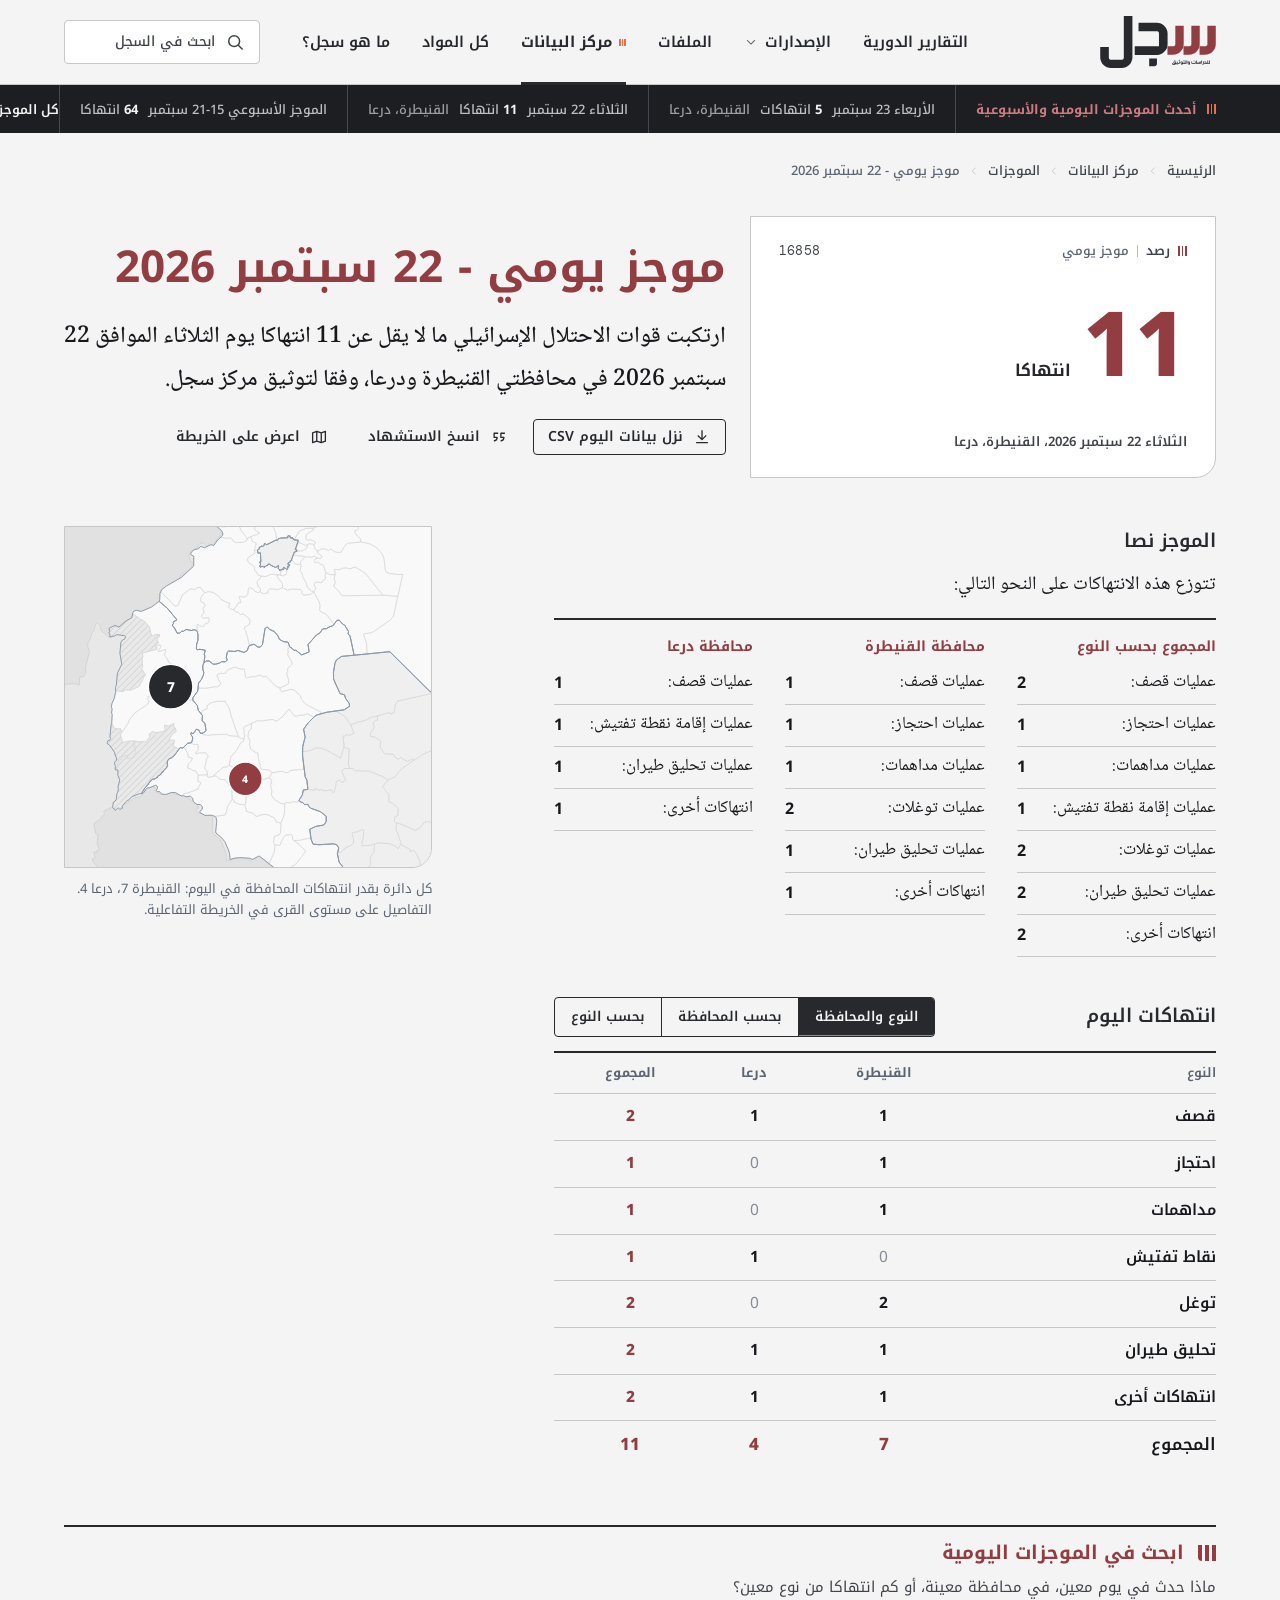
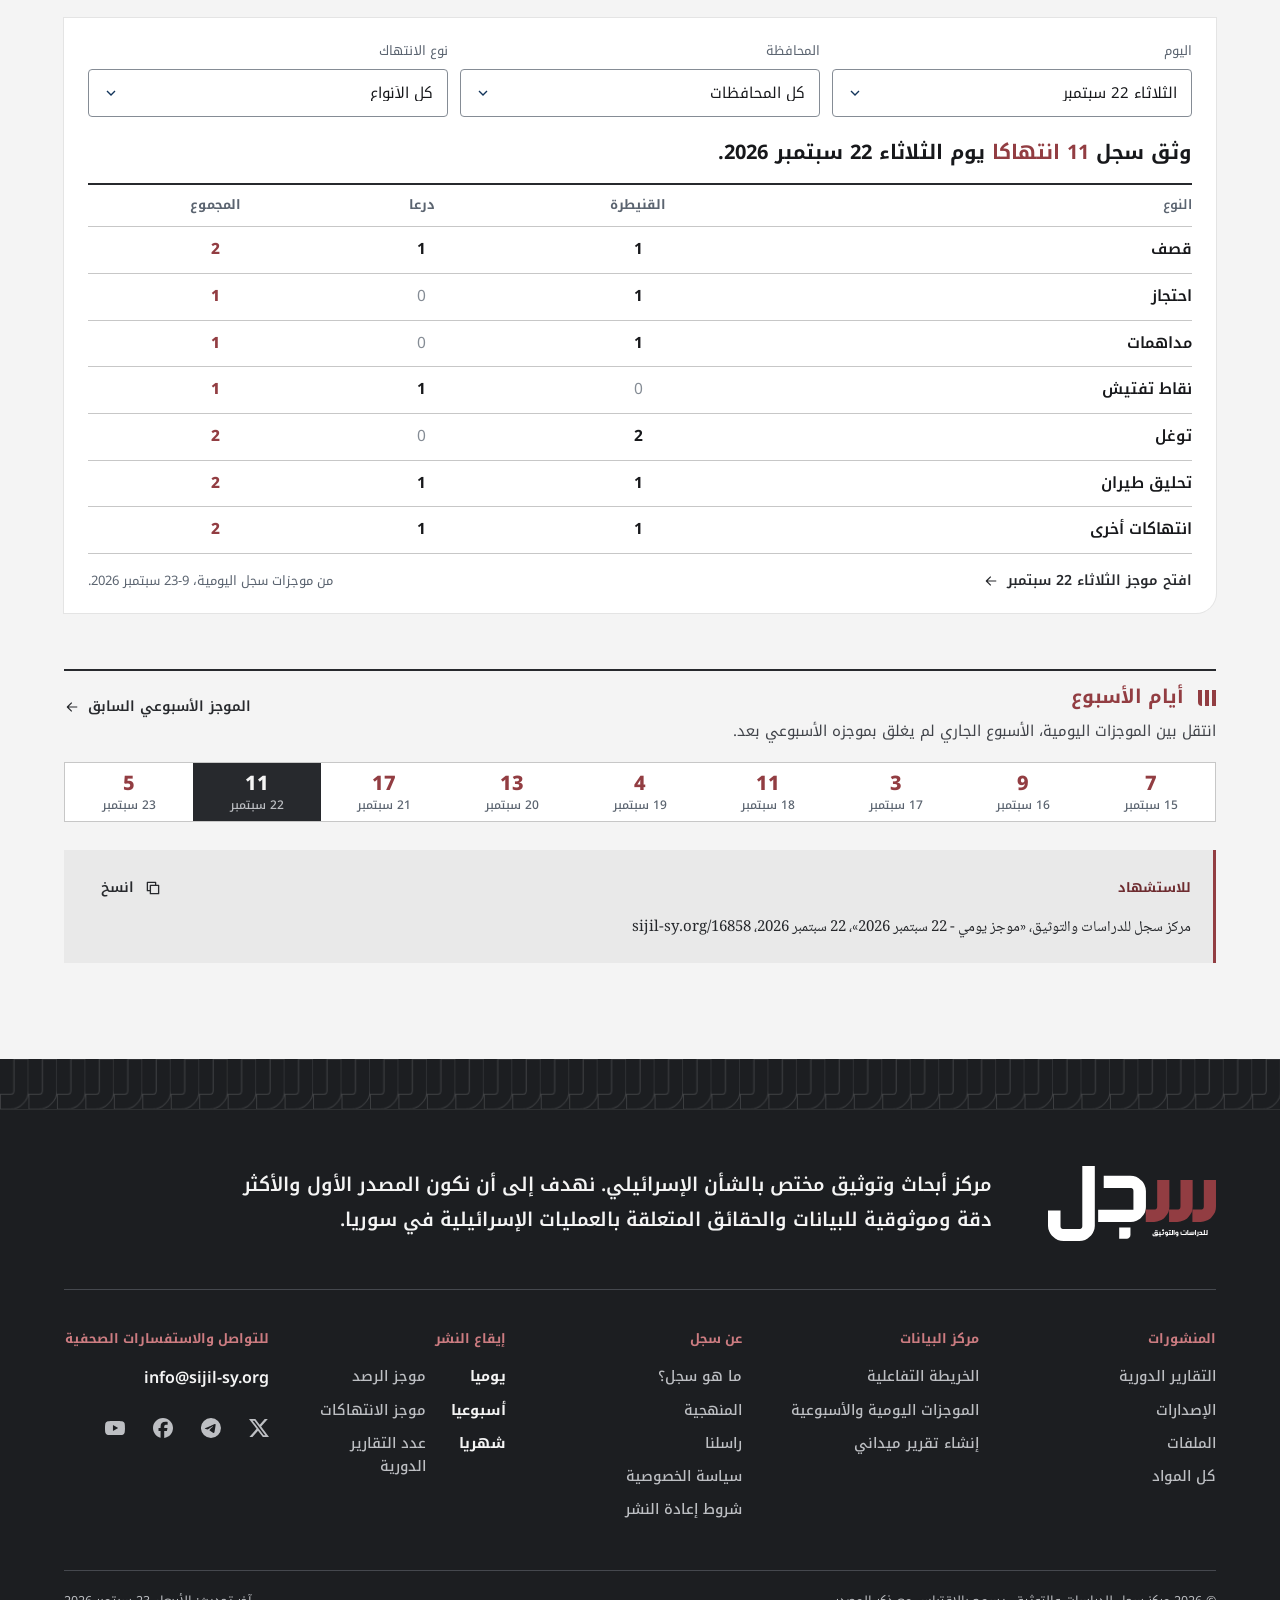
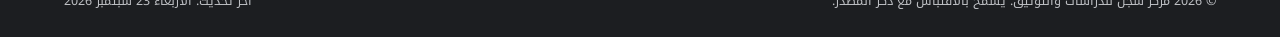
<file: brief.html>
<!doctype html>
<html lang="ar" dir="rtl">
<head>
<meta charset="utf-8">
<meta name="viewport" content="width=device-width, initial-scale=1">
<title>موجز يومي - 22 سبتمبر 2026 | سجل</title>
<meta name="description" content="الموجز اليومي: أرقام اليوم وسرد الحوادث.">
<meta name="theme-color" content="#27292D">
<script>(function(h){h.classList.add('js');try{if(!matchMedia('(prefers-reduced-motion: reduce)').matches){var k='sj-first:'+location.pathname;if(!sessionStorage.getItem(k)){h.classList.add('first-view');sessionStorage.setItem(k,'1');setTimeout(function(){if(!window.__sjReady)h.classList.add('first-done')},4000)}}}catch(e){}})(document.documentElement)</script>
<link rel="icon" href="assets/img/sijil-icon-circle.svg" type="image/svg+xml">
<link rel="preconnect" href="https://fonts.googleapis.com"><link rel="preconnect" href="https://fonts.gstatic.com" crossorigin>
<link href="https://fonts.googleapis.com/css2?family=Noto+Kufi+Arabic:wght@400;500;600;700;800&amp;family=Noto+Naskh+Arabic:wght@400;500;600;700&amp;family=DM+Mono:wght@400;500&amp;display=swap" rel="stylesheet">
<link rel="stylesheet" href="assets/css/sijil.css?v=28">
<link rel="stylesheet" href="assets/css/site.css?v=28">
</head>
<body>
<div class="sj site" data-page="brief">
<a class="sr skip" href="#main">تخط إلى المحتوى</a>
<div class="bp-d"></div><header class="site-head bp-d"><div class="masthead"><div class="container masthead__bar"><a class="brand" href="index.html" aria-label="مركز سجل للدراسات والتوثيق، الرئيسية"><img loading="lazy" decoding="async" src="assets/img/sijil-logo-full.svg" alt="سجل للدراسات والتوثيق" style="height:52px;width:116px"><span class="brand__desc">مركز سوري لرصد العمليات الإسرائيلية وتوثيقها وتحليلها</span></a><nav class="nav" aria-label="التنقل الرئيسي"><a class="nav__a" href="reports.html">التقارير الدورية</a><a class="nav__a" href="tag.html" aria-haspopup="true" aria-expanded="false" aria-controls="mega" data-mega>الإصدارات<svg class="ic " viewBox="0 0 24 24" aria-hidden="true"><path d="M6 9.5l6 6 6-6"/></svg></a><a class="nav__a" href="tag.html">الملفات</a><a class="nav__a is-active" href="data.html" aria-current="page"><span class="sq sq--live" style="width:7px;height:7px" aria-hidden="true"></span>مركز البيانات</a><a class="nav__a" href="archive.html">كل المواد</a><a class="nav__a" href="about.html">ما هو سجل؟</a></nav><a class="search-btn" href="search.html" aria-label="ابحث في موقع سجل"><svg class="ic " viewBox="0 0 24 24" aria-hidden="true"><circle cx="11" cy="11" r="6.5"/><path d="M16 16l4.5 4.5"/></svg><span>ابحث في السجل</span></a></div></div><div class="mega" id="mega" hidden><div class="container" style="padding-block:28px 32px;display:grid;grid-template-columns:repeat(12,minmax(0,1fr));gap:24px"><div class="mega__col" style="grid-column:span 3"><h3>جغرافيا</h3><a href="tag.html">سوريا وإسرائيل<svg class="ic ic--sm" viewBox="0 0 24 24" aria-hidden="true"><path d="M14.5 6l-6 6 6 6"/></svg></a><a href="tag.html">الداخل الإسرائيلي<svg class="ic ic--sm" viewBox="0 0 24 24" aria-hidden="true"><path d="M14.5 6l-6 6 6 6"/></svg></a><a href="tag.html">إسرائيل والشرق الأوسط<svg class="ic ic--sm" viewBox="0 0 24 24" aria-hidden="true"><path d="M14.5 6l-6 6 6 6"/></svg></a><a href="tag.html">إسرائيل والعالم<svg class="ic ic--sm" viewBox="0 0 24 24" aria-hidden="true"><path d="M14.5 6l-6 6 6 6"/></svg></a><a href="tag.html">جيوسياسة<svg class="ic ic--sm" viewBox="0 0 24 24" aria-hidden="true"><path d="M14.5 6l-6 6 6 6"/></svg></a></div><div class="mega__col" style="grid-column:span 5"><h3>موضوعيا</h3><div style="display:grid;grid-template-columns:1fr 1fr;column-gap:24px"><a href="tag.html">قوة خشنة<svg class="ic ic--sm" viewBox="0 0 24 24" aria-hidden="true"><path d="M14.5 6l-6 6 6 6"/></svg></a><a href="tag.html">الاستيطان<svg class="ic ic--sm" viewBox="0 0 24 24" aria-hidden="true"><path d="M14.5 6l-6 6 6 6"/></svg></a><a href="tag.html">المياه<svg class="ic ic--sm" viewBox="0 0 24 24" aria-hidden="true"><path d="M14.5 6l-6 6 6 6"/></svg></a><a href="tag.html">المحتجزون في السجون الإسرائيلية<svg class="ic ic--sm" viewBox="0 0 24 24" aria-hidden="true"><path d="M14.5 6l-6 6 6 6"/></svg></a><a href="tag.html">القواعد العسكرية<svg class="ic ic--sm" viewBox="0 0 24 24" aria-hidden="true"><path d="M14.5 6l-6 6 6 6"/></svg></a><a href="tag.html">مشروع سوفا<svg class="ic ic--sm" viewBox="0 0 24 24" aria-hidden="true"><path d="M14.5 6l-6 6 6 6"/></svg></a><a href="tag.html">عمليات التجريف والحفر<svg class="ic ic--sm" viewBox="0 0 24 24" aria-hidden="true"><path d="M14.5 6l-6 6 6 6"/></svg></a><a href="tag.html">إحاطات ميدانية<svg class="ic ic--sm" viewBox="0 0 24 24" aria-hidden="true"><path d="M14.5 6l-6 6 6 6"/></svg></a><a href="tag.html">ترجمات<svg class="ic ic--sm" viewBox="0 0 24 24" aria-hidden="true"><path d="M14.5 6l-6 6 6 6"/></svg></a></div></div><div style="grid-column:span 4;border-inline-start:1px solid var(--border);padding-inline-start:24px;display:flex;flex-direction:column;gap:12px"><span class="t-label">الأحدث في الإصدارات</span><a href="article.html" tabindex="-1" aria-hidden="true"><div class="frame" style=""><img loading="lazy" decoding="async" src="assets/img/img-latam.webp" alt=""></div></a><span class="tag tag--analysis ">مقال تحليلي <span class="tag__sub">ورقة بحثية</span></span><a href="article.html" style="font:700 16px/1.6 var(--font-kufi)">تحولات علاقة دولة الاحتلال بأمريكا اللاتينية</a><a class="link-arrow " href="tag.html"><span>كل الإصدارات</span><svg class="ic " viewBox="0 0 24 24" aria-hidden="true"><path d="M19 12H5.5M11 6l-6 6 6 6"/></svg></a></div></div></div></header><div class="bp-d"><section class="monbar inv" aria-label="أحدث الموجزات اليومية والأسبوعية"><div class="container"><span class="monbar__label"><span class="sq sq--live" aria-hidden="true"></span>أحدث الموجزات اليومية والأسبوعية</span><a class="monbar__item" href="brief.html"><span>الأربعاء 23 سبتمبر</span><span><b>5</b> انتهاكات</span><span style="opacity:.8">القنيطرة، درعا</span></a><a class="monbar__item" href="brief.html"><span>الثلاثاء 22 سبتمبر</span><span><b>11</b> انتهاكا</span><span style="opacity:.8">القنيطرة، درعا</span></a><a class="monbar__item" href="brief.html"><span>الموجز الأسبوعي 15-21 سبتمبر</span><span><b>64</b> انتهاكا</span></a><a class="monbar__more" href="data.html">كل الموجزات<svg class="ic ic--sm" viewBox="0 0 24 24" aria-hidden="true"><path d="M19 12H5.5M11 6l-6 6 6 6"/></svg></a></div></section></div><header class="masthead site-head bp-tm"><div class="container" style="height:64px;display:flex;align-items:center;justify-content:space-between"><a class="brand" href="index.html" aria-label="مركز سجل، الرئيسية"><img loading="lazy" decoding="async" src="assets/img/sijil-logo-full.svg" alt="سجل للدراسات والتوثيق" style="height:42px;width:93px"></a><div style="display:flex;gap:8px"><a class="icon-btn" href="search.html" aria-label="بحث"><svg class="ic " viewBox="0 0 24 24" aria-hidden="true"><circle cx="11" cy="11" r="6.5"/><path d="M16 16l4.5 4.5"/></svg></a><button class="icon-btn" type="button" aria-label="القائمة" aria-expanded="false" aria-controls="menu" data-menu-open style="background:var(--navy-800);color:var(--paper-100);border-color:var(--navy-800)"><svg class="ic " viewBox="0 0 24 24" aria-hidden="true"><path d="M4 7h16M4 12h16M4 17h10"/></svg></button></div></div></header><div class="bp-tm"><section class="monbar inv" aria-label="أحدث الموجزات اليومية والأسبوعية" style="height:auto"><div class="container" style="height:52px;gap:0;overflow:hidden"><span class="monbar__label" style="padding-inline-end:12px"><span class="sq sq--live" aria-hidden="true"></span>أحدث الموجزات</span><a class="monbar__item" href="brief.html" style="padding-inline:12px;border:0"><span>الأربعاء 23 سبتمبر</span><span><b>5</b> انتهاكات</span></a><a class="monbar__more" href="data.html" aria-label="كل الموجزات"><svg class="ic ic--sm" viewBox="0 0 24 24" aria-hidden="true"><path d="M19 12H5.5M11 6l-6 6 6 6"/></svg></a></div></section></div>
<main id="main">
<section class="container" style="padding-top:28px">
 <nav class="crumbs" aria-label="مسار التصفح"><a href="index.html">الرئيسية</a><svg class="ic " viewBox="0 0 24 24" aria-hidden="true"><path d="M14.5 6l-6 6 6 6"/></svg><a href="data.html">مركز البيانات</a><svg class="ic " viewBox="0 0 24 24" aria-hidden="true"><path d="M14.5 6l-6 6 6 6"/></svg><a href="data.html">الموجزات</a><svg class="ic " viewBox="0 0 24 24" aria-hidden="true"><path d="M14.5 6l-6 6 6 6"/></svg><span aria-current="page">موجز يومي - 22 سبتمبر 2026</span></nav>
 <div class="grid-12" style="margin-top:34px;align-items:center">
  <div class="dcover dcover--lead" style="grid-column:1 / span 5">
   <div class="row between"><span class="tag tag--monitor ">رصد <span class="tag__sub">موجز يومي</span></span><span class="recno"><b>16858</b></span></div>
   <div style="display:flex;align-items:baseline;gap:12px"><span class="dcover__num">11</span><span class="dcover__unit">انتهاكا</span></div>
   <div class="dcover__date">الثلاثاء 22 سبتمبر 2026، القنيطرة، درعا</div>
  </div>
  <div style="grid-column:6 / span 7;display:flex;flex-direction:column;gap:18px;justify-content:center">
   <h1 class="t-h1" style="color:var(--navy-800)">موجز يومي - 22 سبتمبر 2026</h1>
   <p class="t-lead" style="color:var(--ink-900)">ارتكبت قوات الاحتلال الإسرائيلي ما لا يقل عن 11 انتهاكا يوم الثلاثاء الموافق 22 سبتمبر 2026 في محافظتي القنيطرة ودرعا، وفقا لتوثيق مركز سجل.</p>
   <div class="row" style="gap:10px;flex-wrap:wrap"><a class="btn btn--secondary btn--sm" href="#" data-act="csv-table" data-file="sijil-brief-2026-09-22.csv"><svg class="ic " viewBox="0 0 24 24" aria-hidden="true"><path d="M12 4v11M7 10.5l5 5 5-5M5 19.5h14"/></svg><span>نزل بيانات اليوم CSV</span></a><a class="btn btn--ghost btn--sm" href="#" data-act="cite"><svg class="ic " viewBox="0 0 24 24" aria-hidden="true"><path d="M10 7H5.5v5.5H9.5c0 2.5-1 4-3.5 4.5M19 7h-4.5v5.5h4c0 2.5-1 4-3.5 4.5"/></svg><span>انسخ الاستشهاد</span></a><a class="btn btn--ghost btn--sm" href="data.html"><svg class="ic " viewBox="0 0 24 24" aria-hidden="true"><path d="M3.5 6.5l5.5-2 6 2 5.5-2v13l-5.5 2-6-2-5.5 2zM9 4.5v13M15 6.5v13"/></svg><span>اعرض على الخريطة</span></a></div>
  </div>
 </div>
</section>
<section class="container" style="margin-top:48px">
 <div class="grid-12" style="align-items:start">
  <div style="grid-column:1 / span 7;display:flex;flex-direction:column;gap:40px">
   <section class="brief-text" aria-labelledby="bt-t"><h2 id="bt-t" class="t-h4">الموجز نصا</h2><p>تتوزع هذه الانتهاكات على النحو التالي:</p><div class="brief-text__cols"><div><h3>المجموع بحسب النوع</h3><ul><li><span>عمليات قصف:</span><b>2</b></li><li><span>عمليات احتجاز:</span><b>1</b></li><li><span>عمليات مداهمات:</span><b>1</b></li><li><span>عمليات إقامة نقطة تفتيش:</span><b>1</b></li><li><span>عمليات توغلات:</span><b>2</b></li><li><span>عمليات تحليق طيران:</span><b>2</b></li><li><span>انتهاكات أخرى:</span><b>2</b></li></ul></div><div><h3>محافظة القنيطرة</h3><ul><li><span>عمليات قصف:</span><b>1</b></li><li><span>عمليات احتجاز:</span><b>1</b></li><li><span>عمليات مداهمات:</span><b>1</b></li><li><span>عمليات توغلات:</span><b>2</b></li><li><span>عمليات تحليق طيران:</span><b>1</b></li><li><span>انتهاكات أخرى:</span><b>1</b></li></ul></div><div><h3>محافظة درعا</h3><ul><li><span>عمليات قصف:</span><b>1</b></li><li><span>عمليات إقامة نقطة تفتيش:</span><b>1</b></li><li><span>عمليات تحليق طيران:</span><b>1</b></li><li><span>انتهاكات أخرى:</span><b>1</b></li></ul></div></div></section>
   <div class="dviews" data-views-box><div class="dviews__head"><h2 class="t-h4">انتهاكات اليوم</h2><div class="seg" role="group" aria-label="طريقة العرض" data-views><button type="button" class="is-on" aria-pressed="true" data-v="cross">النوع والمحافظة</button><button type="button" aria-pressed="false" data-v="gov">بحسب المحافظة</button><button type="button" aria-pressed="false" data-v="type">بحسب النوع</button></div></div><table class="dtable" data-view="cross"><thead><tr><th scope="col">النوع</th><th scope="col">القنيطرة</th><th scope="col">درعا</th><th scope="col">المجموع</th></tr></thead><tbody><tr><th scope="row">قصف</th><td class="">1</td><td class="">1</td><td class=" is-sum">2</td></tr><tr><th scope="row">احتجاز</th><td class="">1</td><td class="is-zero">0</td><td class=" is-sum">1</td></tr><tr><th scope="row">مداهمات</th><td class="">1</td><td class="is-zero">0</td><td class=" is-sum">1</td></tr><tr><th scope="row">نقاط تفتيش</th><td class="is-zero">0</td><td class="">1</td><td class=" is-sum">1</td></tr><tr><th scope="row">توغل</th><td class="">2</td><td class="is-zero">0</td><td class=" is-sum">2</td></tr><tr><th scope="row">تحليق طيران</th><td class="">1</td><td class="">1</td><td class=" is-sum">2</td></tr><tr><th scope="row">انتهاكات أخرى</th><td class="">1</td><td class="">1</td><td class=" is-sum">2</td></tr></tbody><tfoot><tr><th scope="row">المجموع</th><td class=" is-sum">7</td><td class=" is-sum">4</td><td class=" is-sum">11</td></tr></tfoot></table><table class="dtable" data-view="gov" hidden><thead><tr><th scope="col">المحافظة</th><th scope="col">الانتهاكات</th><th scope="col">أكثر الأنواع</th></tr></thead><tbody><tr><th scope="row">القنيطرة</th><td class=" is-sum">7</td><td class="dtable__note">توغل 2، قصف 1، احتجاز 1، مداهمات 1، تحليق طيران 1، انتهاكات أخرى 1</td></tr><tr><th scope="row">درعا</th><td class=" is-sum">4</td><td class="dtable__note">قصف 1، نقاط تفتيش 1، تحليق طيران 1، انتهاكات أخرى 1</td></tr></tbody><tfoot><tr><th scope="row">المجموع</th><td class=" is-sum">11</td><td></td></tr></tfoot></table><table class="dtable" data-view="type" hidden><thead><tr><th scope="col">النوع</th><th scope="col">الانتهاكات</th><th scope="col">أين</th></tr></thead><tbody><tr><th scope="row">قصف</th><td class=" is-sum">2</td><td class="dtable__note">القنيطرة 1، درعا 1</td></tr><tr><th scope="row">توغل</th><td class=" is-sum">2</td><td class="dtable__note">القنيطرة 2</td></tr><tr><th scope="row">تحليق طيران</th><td class=" is-sum">2</td><td class="dtable__note">القنيطرة 1، درعا 1</td></tr><tr><th scope="row">انتهاكات أخرى</th><td class=" is-sum">2</td><td class="dtable__note">القنيطرة 1، درعا 1</td></tr><tr><th scope="row">احتجاز</th><td class=" is-sum">1</td><td class="dtable__note">القنيطرة 1</td></tr><tr><th scope="row">مداهمات</th><td class=" is-sum">1</td><td class="dtable__note">القنيطرة 1</td></tr><tr><th scope="row">نقاط تفتيش</th><td class=" is-sum">1</td><td class="dtable__note">درعا 1</td></tr></tbody><tfoot><tr><th scope="row">المجموع</th><td class=" is-sum">11</td><td></td></tr></tfoot></table></div>
  </div>
  <div class="map-col side-sticky" style="grid-column:9 / span 4;align-self:start">
   <div class="map map--fill" style="background:var(--paper-200);border:1px solid var(--border);aspect-ratio:560 / 520;flex:none"><img fetchpriority="high" decoding="async" src="assets/img/map_report.svg" alt="خريطة اليوم: 7 انتهاكات في القنيطرة و4 في درعا"><svg class="map__over" viewBox="0 0 560 520" preserveAspectRatio="xMidYMid slice" aria-hidden="true"><circle cx="161.6" cy="244.4" r="34.0" fill="#27292D" stroke="#FFFFFF" stroke-width="2"/><text x="161.6" y="252.0" text-anchor="middle" font-family="Noto Kufi Arabic" font-weight="800" font-size="21" fill="#FFFFFF">7</text><circle cx="275.9" cy="385.4" r="25.7" fill="#923D42" stroke="#FFFFFF" stroke-width="2"/><text x="275.9" y="391.2" text-anchor="middle" font-family="Noto Kufi Arabic" font-weight="800" font-size="16" fill="#FFFFFF">4</text></svg></div>
   <p class="t-caption">كل دائرة بقدر انتهاكات المحافظة في اليوم: القنيطرة 7، درعا 4. التفاصيل على مستوى القرى في الخريطة التفاعلية.</p>
  </div>
 </div>
</section>
<section class="container" style="margin-top:56px">
 <div class="sec-head sec-head--sm"><div><div class="sec-head__title"><span class="seen " aria-hidden="true"><i></i><i></i><i></i></span><h2>ابحث في الموجزات اليومية</h2></div><p class="sec-head__desc">ماذا حدث في يوم معين، في محافظة معينة، أو كم انتهاكا من نوع معين؟</p></div></div>
 <div style="margin-top:18px"><div class="bquery" data-query-box><script type="application/json" data-query-data>{"2026-09-09": {"w": "الأربعاء", "n": 6, "g": {"q": {"قصف": 1, "نقاط تفتيش": 1, "توغل": 2, "انتهاكات أخرى": 1}, "d": {"انتهاكات أخرى": 1}}}, "2026-09-10": {"w": "الخميس", "n": 2, "g": {"q": {"توغل": 1}, "d": {"توغل": 1}}}, "2026-09-11": {"w": "الجمعة", "n": 13, "g": {"q": {"احتجاز": 3, "مداهمات": 2, "توغل": 2, "تحليق طيران": 1}, "d": {"توغل": 1, "تحليق طيران": 1, "انتهاكات أخرى": 1}, "r": {"قصف": 2}}}, "2026-09-12": {"w": "السبت", "n": 13, "g": {"q": {"مداهمات": 1, "نقاط تفتيش": 1, "توغل": 6}, "d": {"تحليق طيران": 2}, "r": {"قصف": 1, "توغل": 1, "تحليق طيران": 1}}}, "2026-09-13": {"w": "الأحد", "n": 20, "g": {"q": {"احتجاز": 1, "مداهمات": 3, "نقاط تفتيش": 3, "توغل": 5, "تحليق طيران": 1, "انتهاكات أخرى": 1}, "d": {"تحليق طيران": 1, "انتهاكات أخرى": 1}, "r": {"قصف": 1, "نقاط تفتيش": 1, "توغل": 1, "تحليق طيران": 1}}}, "2026-09-14": {"w": "الإثنين", "n": 5, "g": {"q": {"نقاط تفتيش": 1, "توغل": 2, "انتهاكات أخرى": 1}, "d": {"انتهاكات أخرى": 1}}}, "2026-09-15": {"w": "الثلاثاء", "n": 6, "g": {"q": {"نقاط تفتيش": 1, "توغل": 3}, "d": {"توغل": 1}, "r": {"تحليق طيران": 1}}}, "2026-09-16": {"w": "الأربعاء", "n": 9, "g": {"q": {"توغل": 2, "تحليق طيران": 1}, "d": {"مداهمات": 1, "توغل": 1, "تحليق طيران": 2}, "r": {"قصف": 1, "تحليق طيران": 1}}}, "2026-09-17": {"w": "الخميس", "n": 3, "g": {"q": {"توغل": 2}, "d": {"توغل": 1}}}, "2026-09-18": {"w": "الجمعة", "n": 11, "g": {"q": {"مداهمات": 1, "توغل": 5}, "d": {"احتجاز": 1, "توغل": 1, "تحليق طيران": 1}, "r": {"قصف": 2}}}, "2026-09-19": {"w": "السبت", "n": 4, "g": {"q": {"توغل": 2, "انتهاكات أخرى": 2}}}, "2026-09-20": {"w": "الأحد", "n": 13, "g": {"q": {"قصف": 3, "نقاط تفتيش": 1, "توغل": 4, "تحليق طيران": 1, "انتهاكات أخرى": 1}, "d": {"توغل": 1, "تحليق طيران": 1}, "r": {"توغل": 1}}}, "2026-09-21": {"w": "الإثنين", "n": 17, "g": {"q": {"احتجاز": 1, "مداهمات": 1, "نقاط تفتيش": 3, "توغل": 4, "تحليق طيران": 1, "انتهاكات أخرى": 2}, "d": {"قصف": 1, "مداهمات": 1, "توغل": 1, "تحليق طيران": 1, "انتهاكات أخرى": 1}}}, "2026-09-22": {"w": "الثلاثاء", "n": 11, "g": {"q": {"قصف": 1, "احتجاز": 1, "مداهمات": 1, "توغل": 2, "تحليق طيران": 1, "انتهاكات أخرى": 1}, "d": {"قصف": 1, "نقاط تفتيش": 1, "تحليق طيران": 1, "انتهاكات أخرى": 1}}}, "2026-09-23": {"w": "الأربعاء", "n": 5, "g": {"q": {"نقاط تفتيش": 1, "توغل": 1, "تحليق طيران": 1}, "d": {"تحليق طيران": 2}}}}</script><form class="bquery__form" data-query onsubmit="return false"><div class="field"><label class="t-caption" for="bq1-d">اليوم</label><select id="bq1-d" class="select" name="day"><option value="2026-09-23">الأربعاء 23 سبتمبر</option><option value="2026-09-22" selected>الثلاثاء 22 سبتمبر</option><option value="2026-09-21">الإثنين 21 سبتمبر</option><option value="2026-09-20">الأحد 20 سبتمبر</option><option value="2026-09-19">السبت 19 سبتمبر</option><option value="2026-09-18">الجمعة 18 سبتمبر</option><option value="2026-09-17">الخميس 17 سبتمبر</option><option value="2026-09-16">الأربعاء 16 سبتمبر</option><option value="2026-09-15">الثلاثاء 15 سبتمبر</option><option value="2026-09-14">الإثنين 14 سبتمبر</option><option value="2026-09-13">الأحد 13 سبتمبر</option><option value="2026-09-12">السبت 12 سبتمبر</option><option value="2026-09-11">الجمعة 11 سبتمبر</option><option value="2026-09-10">الخميس 10 سبتمبر</option><option value="2026-09-09">الأربعاء 9 سبتمبر</option></select></div><div class="field"><label class="t-caption" for="bq1-g">المحافظة</label><select id="bq1-g" class="select" name="gov"><option value="all">كل المحافظات</option><option value="q">القنيطرة</option><option value="d">درعا</option><option value="r">ريف دمشق</option></select></div><div class="field"><label class="t-caption" for="bq1-t">نوع الانتهاك</label><select id="bq1-t" class="select" name="type"><option value="all">كل الأنواع</option><option value="قصف">قصف</option><option value="احتجاز">احتجاز</option><option value="مداهمات">مداهمات</option><option value="نقاط تفتيش">نقاط تفتيش</option><option value="توغل">توغل</option><option value="تحليق طيران">تحليق طيران</option><option value="انتهاكات أخرى">انتهاكات أخرى</option></select></div></form><p class="bquery__answer" data-q-answer aria-live="polite"></p><div data-q-table></div><p class="bquery__foot"><a class="link-arrow" href="brief.html" data-q-link><span>افتح موجز اليوم</span><svg class="ic " viewBox="0 0 24 24" aria-hidden="true"><path d="M19 12H5.5M11 6l-6 6 6 6"/></svg></a><span class="t-caption">من موجزات سجل اليومية، 9-23 سبتمبر 2026.</span></p></div></div>
</section>
<section class="container" style="margin-top:56px;padding-bottom:96px">
 <div class="sec-head sec-head--sm"><div><div class="sec-head__title"><span class="seen " aria-hidden="true"><i></i><i></i><i></i></span><h2>أيام الأسبوع</h2></div><p class="sec-head__desc">انتقل بين الموجزات اليومية، الأسبوع الجاري لم يغلق بموجزه الأسبوعي بعد.</p></div><div style="padding-top:10px"><a class="link-arrow " href="brief.html"><span>الموجز الأسبوعي السابق</span><svg class="ic " viewBox="0 0 24 24" aria-hidden="true"><path d="M19 12H5.5M11 6l-6 6 6 6"/></svg></a></div></div>
 <nav aria-label="الموجزات اليومية" style="display:grid;grid-template-columns:repeat(9,minmax(0,1fr));border:1px solid var(--border);margin-top:18px;background:var(--surface)"><a href="brief.html" style="display:flex;flex-direction:column;align-items:center;gap:6px;padding:10px 0;"><span style="font:800 20px/1 var(--font-kufi);color:var(--type-monitor)">7</span><span style="font:500 12px/1 var(--font-kufi);color:var(--text-subtle)">15 سبتمبر</span></a><a href="brief.html" style="display:flex;flex-direction:column;align-items:center;gap:6px;padding:10px 0;"><span style="font:800 20px/1 var(--font-kufi);color:var(--type-monitor)">9</span><span style="font:500 12px/1 var(--font-kufi);color:var(--text-subtle)">16 سبتمبر</span></a><a href="brief.html" style="display:flex;flex-direction:column;align-items:center;gap:6px;padding:10px 0;"><span style="font:800 20px/1 var(--font-kufi);color:var(--type-monitor)">3</span><span style="font:500 12px/1 var(--font-kufi);color:var(--text-subtle)">17 سبتمبر</span></a><a href="brief.html" style="display:flex;flex-direction:column;align-items:center;gap:6px;padding:10px 0;"><span style="font:800 20px/1 var(--font-kufi);color:var(--type-monitor)">11</span><span style="font:500 12px/1 var(--font-kufi);color:var(--text-subtle)">18 سبتمبر</span></a><a href="brief.html" style="display:flex;flex-direction:column;align-items:center;gap:6px;padding:10px 0;"><span style="font:800 20px/1 var(--font-kufi);color:var(--type-monitor)">4</span><span style="font:500 12px/1 var(--font-kufi);color:var(--text-subtle)">19 سبتمبر</span></a><a href="brief.html" style="display:flex;flex-direction:column;align-items:center;gap:6px;padding:10px 0;"><span style="font:800 20px/1 var(--font-kufi);color:var(--type-monitor)">13</span><span style="font:500 12px/1 var(--font-kufi);color:var(--text-subtle)">20 سبتمبر</span></a><a href="brief.html" style="display:flex;flex-direction:column;align-items:center;gap:6px;padding:10px 0;"><span style="font:800 20px/1 var(--font-kufi);color:var(--type-monitor)">17</span><span style="font:500 12px/1 var(--font-kufi);color:var(--text-subtle)">21 سبتمبر</span></a><a href="brief.html" style="display:flex;flex-direction:column;align-items:center;gap:6px;padding:10px 0;background:var(--navy-800);color:var(--paper-100)"><span style="font:800 20px/1 var(--font-kufi);color:var(--paper-100)">11</span><span style="font:500 12px/1 var(--font-kufi);color:var(--text-inverse-muted)">22 سبتمبر</span></a><a href="brief.html" style="display:flex;flex-direction:column;align-items:center;gap:6px;padding:10px 0;"><span style="font:800 20px/1 var(--font-kufi);color:var(--type-monitor)">5</span><span style="font:500 12px/1 var(--font-kufi);color:var(--text-subtle)">23 سبتمبر</span></a></nav>
 <div style="margin-top:28px"><div class="cite"><div class="row between" style="margin-bottom:8px"><span class="t-label">للاستشهاد</span><button class="btn btn--ghost btn--sm" type="button" data-act="cite"><svg class="ic " viewBox="0 0 24 24" aria-hidden="true"><path d="M8.5 8.5h11v11h-11zM15.5 8.5v-4h-11v11h4"/></svg><span>انسخ</span></button></div><p>مركز سجل للدراسات والتوثيق، «موجز يومي - 22 سبتمبر 2026»، 22 سبتمبر 2026، <span class="ltr">sijil-sy.org/16858</span></p></div></div>
</section></main>
<div class="bp-d"><footer class="footer footer--d inv"><svg class="seen-band footer__band" aria-hidden="true" focusable="false"><defs><pattern id="sb-fd" width="28.46" height="50.67" patternUnits="userSpaceOnUse"><path transform="translate(-221.54 -121.93)" fill="none" stroke="currentColor" stroke-width="1" d="M250,121.93v31.63c0,2.5-.39,4.83-1.18,7-1.05,2.17-2.43,4.11-4.14,5.82-1.71,1.97-3.65,3.35-5.82,4.14-2.37,1.12-4.7,1.68-7,1.68h-9.96v-14.89h9.96c1.64,0,2.73-.56,3.25-1.68.26-.79.39-1.48.39-2.07v-31.63h14.5Z"/></pattern></defs><rect width="100%" height="100%" fill="url(#sb-fd)"/></svg><div class="container"><div class="footer__top"><div class="footer__brand"><img class="footer__logo" src="assets/img/sijil-logo-full-reverse.svg" alt="مركز سجل للدراسات والتوثيق"><p class="footer__vision">مركز أبحاث وتوثيق مختص بالشأن الإسرائيلي. نهدف إلى أن نكون المصدر الأول والأكثر دقة وموثوقية للبيانات والحقائق المتعلقة بالعمليات الإسرائيلية في سوريا.</p></div></div><div class="footer__links"><nav class="footer__col" aria-label="المنشورات"><h2>المنشورات</h2><ul><li><a href="reports.html">التقارير الدورية</a></li><li><a href="tag.html">الإصدارات</a></li><li><a href="tag.html">الملفات</a></li><li><a href="archive.html">كل المواد</a></li></ul></nav><nav class="footer__col" aria-label="مركز البيانات"><h2>مركز البيانات</h2><ul><li><a href="data.html">الخريطة التفاعلية</a></li><li><a href="data.html">الموجزات اليومية والأسبوعية</a></li><li><a href="field-report.html">إنشاء تقرير ميداني</a></li></ul></nav><nav class="footer__col" aria-label="عن سجل"><h2>عن سجل</h2><ul><li><a href="about.html">ما هو سجل؟</a></li><li><a href="about.html">المنهجية</a></li><li><a href="contact.html">راسلنا</a></li><li><a href="#">سياسة الخصوصية</a></li><li><a href="#">شروط إعادة النشر</a></li></ul></nav><div class="footer__col"><h2>إيقاع النشر</h2><ul class="footer__cadence"><li><b>يوميا</b><span>موجز الرصد</span></li><li><b>أسبوعيا</b><span>موجز الانتهاكات</span></li><li><b>شهريا</b><span>عدد التقارير الدورية</span></li></ul></div><div class="footer__col"><h2>للتواصل والاستفسارات الصحفية</h2><a class="footer__mail" href="mailto:info@sijil-sy.org">info@sijil-sy.org</a><div class="footer__social"><a href="https://x.com/sijlnews" target="_blank" rel="noopener" aria-label="سجل على إكس"><svg class="ic ic--fill " viewBox="0 0 24 24" aria-hidden="true"><path d="M18.9 1.15h3.68l-8.04 9.19L24 22.85h-7.41l-5.8-7.59-6.64 7.59H.47l8.6-9.83L0 1.15h7.59l5.25 6.94zm-1.29 19.49h2.04L6.49 3.24H4.3z"/></svg></a><a href="#" aria-label="سجل على تلغرام"><svg class="ic ic--fill " viewBox="0 0 24 24" aria-hidden="true"><path d="M11.94 0A12 12 0 1 0 12 24 12 12 0 0 0 11.94 0zm4.97 7.22c.1 0 .32.02.46.14.12.1.15.23.17.33.02.09.04.3.02.47-.18 1.9-.96 6.5-1.36 8.63-.17.9-.5 1.2-.82 1.23-.7.06-1.22-.46-1.9-.9-1.05-.7-1.65-1.13-2.67-1.8-1.19-.78-.42-1.21.26-1.91.17-.19 3.24-2.98 3.3-3.23.01-.03.02-.15-.05-.21-.07-.06-.18-.04-.25-.03-.1.03-1.8 1.14-5.06 3.35-.48.33-.91.49-1.3.48-.43-.01-1.25-.24-1.87-.44-.75-.25-1.35-.38-1.3-.79.03-.22.33-.44.9-.66 3.5-1.53 5.83-2.53 7-3.02 3.33-1.38 4.02-1.62 4.47-1.63z"/></svg></a><a href="#" aria-label="سجل على فيسبوك"><svg class="ic ic--fill " viewBox="0 0 24 24" aria-hidden="true"><path d="M9.1 23.69v-7.98H6.63v-3.67H9.1v-1.58c0-4.09 1.85-5.98 5.86-5.98.4 0 .96.04 1.47.1.39.05.77.11 1.14.2v3.32c-.22-.02-.44-.03-.65-.04h-.73c-.71 0-1.26.1-1.68.31-.28.14-.51.35-.68.63-.26.42-.37 1-.37 1.75v1.3h3.92l-.39 2.1-.29 1.56h-3.25v8.25C19.4 23.24 24 18.18 24 12.04c0-6.63-5.37-12-12-12S0 5.42 0 12.04c0 5.63 3.87 10.35 9.1 11.65z"/></svg></a><a href="#" aria-label="سجل على يوتيوب"><svg class="ic ic--fill " viewBox="0 0 24 24" aria-hidden="true"><path d="M23.5 6.19a3.02 3.02 0 0 0-2.12-2.14C19.5 3.55 12 3.55 12 3.55s-7.5 0-9.38.5A3.02 3.02 0 0 0 .5 6.19C0 8.07 0 12 0 12s0 3.93.5 5.81a3.02 3.02 0 0 0 2.12 2.14c1.88.5 9.38.5 9.38.5s7.5 0 9.38-.5a3.02 3.02 0 0 0 2.12-2.14C24 15.93 24 12 24 12s0-3.93-.5-5.81zM9.55 15.57V8.43L15.82 12z"/></svg></a></div></div></div><div class="footer__legal"><span>© 2026 مركز سجل للدراسات والتوثيق. يسمح بالاقتباس مع ذكر المصدر.</span><span>آخر تحديث: الأربعاء 23 سبتمبر 2026</span></div></div></footer></div><div class="bp-t"><footer class="footer footer--t inv"><svg class="seen-band footer__band" aria-hidden="true" focusable="false"><defs><pattern id="sb-ft" width="28.46" height="50.67" patternUnits="userSpaceOnUse"><path transform="translate(-221.54 -121.93)" fill="none" stroke="currentColor" stroke-width="1" d="M250,121.93v31.63c0,2.5-.39,4.83-1.18,7-1.05,2.17-2.43,4.11-4.14,5.82-1.71,1.97-3.65,3.35-5.82,4.14-2.37,1.12-4.7,1.68-7,1.68h-9.96v-14.89h9.96c1.64,0,2.73-.56,3.25-1.68.26-.79.39-1.48.39-2.07v-31.63h14.5Z"/></pattern></defs><rect width="100%" height="100%" fill="url(#sb-ft)"/></svg><div class="container"><div class="footer__top"><div class="footer__brand"><img class="footer__logo" src="assets/img/sijil-logo-full-reverse.svg" alt="مركز سجل للدراسات والتوثيق"><p class="footer__vision">مركز أبحاث وتوثيق مختص بالشأن الإسرائيلي. نهدف إلى أن نكون المصدر الأول والأكثر دقة وموثوقية للبيانات والحقائق المتعلقة بالعمليات الإسرائيلية في سوريا.</p></div></div><div class="footer__links"><nav class="footer__col" aria-label="المنشورات"><h2>المنشورات</h2><ul><li><a href="reports.html">التقارير الدورية</a></li><li><a href="tag.html">الإصدارات</a></li><li><a href="tag.html">الملفات</a></li><li><a href="archive.html">كل المواد</a></li></ul></nav><nav class="footer__col" aria-label="مركز البيانات"><h2>مركز البيانات</h2><ul><li><a href="data.html">الخريطة التفاعلية</a></li><li><a href="data.html">الموجزات اليومية والأسبوعية</a></li><li><a href="field-report.html">إنشاء تقرير ميداني</a></li></ul></nav><nav class="footer__col" aria-label="عن سجل"><h2>عن سجل</h2><ul><li><a href="about.html">ما هو سجل؟</a></li><li><a href="about.html">المنهجية</a></li><li><a href="contact.html">راسلنا</a></li><li><a href="#">سياسة الخصوصية</a></li><li><a href="#">شروط إعادة النشر</a></li></ul></nav><div class="footer__col"><h2>إيقاع النشر</h2><ul class="footer__cadence"><li><b>يوميا</b><span>موجز الرصد</span></li><li><b>أسبوعيا</b><span>موجز الانتهاكات</span></li><li><b>شهريا</b><span>عدد التقارير الدورية</span></li></ul></div><div class="footer__col"><h2>للتواصل والاستفسارات الصحفية</h2><a class="footer__mail" href="mailto:info@sijil-sy.org">info@sijil-sy.org</a><div class="footer__social"><a href="https://x.com/sijlnews" target="_blank" rel="noopener" aria-label="سجل على إكس"><svg class="ic ic--fill " viewBox="0 0 24 24" aria-hidden="true"><path d="M18.9 1.15h3.68l-8.04 9.19L24 22.85h-7.41l-5.8-7.59-6.64 7.59H.47l8.6-9.83L0 1.15h7.59l5.25 6.94zm-1.29 19.49h2.04L6.49 3.24H4.3z"/></svg></a><a href="#" aria-label="سجل على تلغرام"><svg class="ic ic--fill " viewBox="0 0 24 24" aria-hidden="true"><path d="M11.94 0A12 12 0 1 0 12 24 12 12 0 0 0 11.94 0zm4.97 7.22c.1 0 .32.02.46.14.12.1.15.23.17.33.02.09.04.3.02.47-.18 1.9-.96 6.5-1.36 8.63-.17.9-.5 1.2-.82 1.23-.7.06-1.22-.46-1.9-.9-1.05-.7-1.65-1.13-2.67-1.8-1.19-.78-.42-1.21.26-1.91.17-.19 3.24-2.98 3.3-3.23.01-.03.02-.15-.05-.21-.07-.06-.18-.04-.25-.03-.1.03-1.8 1.14-5.06 3.35-.48.33-.91.49-1.3.48-.43-.01-1.25-.24-1.87-.44-.75-.25-1.35-.38-1.3-.79.03-.22.33-.44.9-.66 3.5-1.53 5.83-2.53 7-3.02 3.33-1.38 4.02-1.62 4.47-1.63z"/></svg></a><a href="#" aria-label="سجل على فيسبوك"><svg class="ic ic--fill " viewBox="0 0 24 24" aria-hidden="true"><path d="M9.1 23.69v-7.98H6.63v-3.67H9.1v-1.58c0-4.09 1.85-5.98 5.86-5.98.4 0 .96.04 1.47.1.39.05.77.11 1.14.2v3.32c-.22-.02-.44-.03-.65-.04h-.73c-.71 0-1.26.1-1.68.31-.28.14-.51.35-.68.63-.26.42-.37 1-.37 1.75v1.3h3.92l-.39 2.1-.29 1.56h-3.25v8.25C19.4 23.24 24 18.18 24 12.04c0-6.63-5.37-12-12-12S0 5.42 0 12.04c0 5.63 3.87 10.35 9.1 11.65z"/></svg></a><a href="#" aria-label="سجل على يوتيوب"><svg class="ic ic--fill " viewBox="0 0 24 24" aria-hidden="true"><path d="M23.5 6.19a3.02 3.02 0 0 0-2.12-2.14C19.5 3.55 12 3.55 12 3.55s-7.5 0-9.38.5A3.02 3.02 0 0 0 .5 6.19C0 8.07 0 12 0 12s0 3.93.5 5.81a3.02 3.02 0 0 0 2.12 2.14c1.88.5 9.38.5 9.38.5s7.5 0 9.38-.5a3.02 3.02 0 0 0 2.12-2.14C24 15.93 24 12 24 12s0-3.93-.5-5.81zM9.55 15.57V8.43L15.82 12z"/></svg></a></div></div></div><div class="footer__legal"><span>© 2026 مركز سجل للدراسات والتوثيق. يسمح بالاقتباس مع ذكر المصدر.</span><span>آخر تحديث: الأربعاء 23 سبتمبر 2026</span></div></div></footer></div><div class="bp-m mobile"><footer class="footer footer--m inv"><svg class="seen-band footer__band" aria-hidden="true" focusable="false"><defs><pattern id="sb-fm" width="28.46" height="50.67" patternUnits="userSpaceOnUse"><path transform="translate(-221.54 -121.93)" fill="none" stroke="currentColor" stroke-width="1" d="M250,121.93v31.63c0,2.5-.39,4.83-1.18,7-1.05,2.17-2.43,4.11-4.14,5.82-1.71,1.97-3.65,3.35-5.82,4.14-2.37,1.12-4.7,1.68-7,1.68h-9.96v-14.89h9.96c1.64,0,2.73-.56,3.25-1.68.26-.79.39-1.48.39-2.07v-31.63h14.5Z"/></pattern></defs><rect width="100%" height="100%" fill="url(#sb-fm)"/></svg><div class="container"><div class="footer__top"><div class="footer__brand"><img class="footer__logo" src="assets/img/sijil-logo-full-reverse.svg" alt="مركز سجل للدراسات والتوثيق"><p class="footer__vision">مركز أبحاث وتوثيق مختص بالشأن الإسرائيلي. نهدف إلى أن نكون المصدر الأول والأكثر دقة وموثوقية للبيانات والحقائق المتعلقة بالعمليات الإسرائيلية في سوريا.</p></div></div><div class="footer__links"><nav class="footer__col" aria-label="المنشورات"><h2>المنشورات</h2><ul><li><a href="reports.html">التقارير الدورية</a></li><li><a href="tag.html">الإصدارات</a></li><li><a href="tag.html">الملفات</a></li><li><a href="archive.html">كل المواد</a></li></ul></nav><nav class="footer__col" aria-label="مركز البيانات"><h2>مركز البيانات</h2><ul><li><a href="data.html">الخريطة التفاعلية</a></li><li><a href="data.html">الموجزات اليومية والأسبوعية</a></li><li><a href="field-report.html">إنشاء تقرير ميداني</a></li></ul></nav><nav class="footer__col" aria-label="عن سجل"><h2>عن سجل</h2><ul><li><a href="about.html">ما هو سجل؟</a></li><li><a href="about.html">المنهجية</a></li><li><a href="contact.html">راسلنا</a></li><li><a href="#">سياسة الخصوصية</a></li><li><a href="#">شروط إعادة النشر</a></li></ul></nav><div class="footer__col"><h2>إيقاع النشر</h2><ul class="footer__cadence"><li><b>يوميا</b><span>موجز الرصد</span></li><li><b>أسبوعيا</b><span>موجز الانتهاكات</span></li><li><b>شهريا</b><span>عدد التقارير الدورية</span></li></ul></div><div class="footer__col"><h2>للتواصل والاستفسارات الصحفية</h2><a class="footer__mail" href="mailto:info@sijil-sy.org">info@sijil-sy.org</a><div class="footer__social"><a href="https://x.com/sijlnews" target="_blank" rel="noopener" aria-label="سجل على إكس"><svg class="ic ic--fill " viewBox="0 0 24 24" aria-hidden="true"><path d="M18.9 1.15h3.68l-8.04 9.19L24 22.85h-7.41l-5.8-7.59-6.64 7.59H.47l8.6-9.83L0 1.15h7.59l5.25 6.94zm-1.29 19.49h2.04L6.49 3.24H4.3z"/></svg></a><a href="#" aria-label="سجل على تلغرام"><svg class="ic ic--fill " viewBox="0 0 24 24" aria-hidden="true"><path d="M11.94 0A12 12 0 1 0 12 24 12 12 0 0 0 11.94 0zm4.97 7.22c.1 0 .32.02.46.14.12.1.15.23.17.33.02.09.04.3.02.47-.18 1.9-.96 6.5-1.36 8.63-.17.9-.5 1.2-.82 1.23-.7.06-1.22-.46-1.9-.9-1.05-.7-1.65-1.13-2.67-1.8-1.19-.78-.42-1.21.26-1.91.17-.19 3.24-2.98 3.3-3.23.01-.03.02-.15-.05-.21-.07-.06-.18-.04-.25-.03-.1.03-1.8 1.14-5.06 3.35-.48.33-.91.49-1.3.48-.43-.01-1.25-.24-1.87-.44-.75-.25-1.35-.38-1.3-.79.03-.22.33-.44.9-.66 3.5-1.53 5.83-2.53 7-3.02 3.33-1.38 4.02-1.62 4.47-1.63z"/></svg></a><a href="#" aria-label="سجل على فيسبوك"><svg class="ic ic--fill " viewBox="0 0 24 24" aria-hidden="true"><path d="M9.1 23.69v-7.98H6.63v-3.67H9.1v-1.58c0-4.09 1.85-5.98 5.86-5.98.4 0 .96.04 1.47.1.39.05.77.11 1.14.2v3.32c-.22-.02-.44-.03-.65-.04h-.73c-.71 0-1.26.1-1.68.31-.28.14-.51.35-.68.63-.26.42-.37 1-.37 1.75v1.3h3.92l-.39 2.1-.29 1.56h-3.25v8.25C19.4 23.24 24 18.18 24 12.04c0-6.63-5.37-12-12-12S0 5.42 0 12.04c0 5.63 3.87 10.35 9.1 11.65z"/></svg></a><a href="#" aria-label="سجل على يوتيوب"><svg class="ic ic--fill " viewBox="0 0 24 24" aria-hidden="true"><path d="M23.5 6.19a3.02 3.02 0 0 0-2.12-2.14C19.5 3.55 12 3.55 12 3.55s-7.5 0-9.38.5A3.02 3.02 0 0 0 .5 6.19C0 8.07 0 12 0 12s0 3.93.5 5.81a3.02 3.02 0 0 0 2.12 2.14c1.88.5 9.38.5 9.38.5s7.5 0 9.38-.5a3.02 3.02 0 0 0 2.12-2.14C24 15.93 24 12 24 12s0-3.93-.5-5.81zM9.55 15.57V8.43L15.82 12z"/></svg></a></div></div></div><div class="footer__legal"><span>© 2026 مركز سجل للدراسات والتوثيق. يسمح بالاقتباس مع ذكر المصدر.</span><span>آخر تحديث: الأربعاء 23 سبتمبر 2026</span></div></div></footer></div>
<div class="drawer mobile" id="menu" role="dialog" aria-modal="true" aria-label="القائمة" hidden><div class="drawer__head"><a class="brand" href="index.html" aria-label="مركز سجل، الرئيسية"><img loading="lazy" decoding="async" src="assets/img/sijil-logo-full.svg" alt="سجل للدراسات والتوثيق" style="height:42px;width:93px"></a><button class="icon-btn" type="button" aria-label="أغلق القائمة" data-menu-close style="background:var(--navy-800);color:var(--paper-100);border-color:var(--navy-800)"><svg class="ic " viewBox="0 0 24 24" aria-hidden="true"><path d="M6 6l12 12M18 6L6 18"/></svg></button></div><nav aria-label="القائمة الرئيسية" class="drawer__nav">
 <form role="search" onsubmit="return false" style="position:relative;margin:10px 0 6px"><label class="sr" for="nq">ابحث في سجل</label><input id="nq" class="input" placeholder="ابحث في سجل" style="padding-inline-start:44px;height:50px"><span style="position:absolute;inset-inline-start:14px;top:15px;color:var(--navy-800)"><svg class="ic " viewBox="0 0 24 24" aria-hidden="true"><circle cx="11" cy="11" r="6.5"/><path d="M16 16l4.5 4.5"/></svg></span></form>
 <ul style="border-top:2px solid var(--navy-800);margin-top:10px"><li style="border-bottom:1px solid var(--border)"><a href="reports.html" style="display:flex;justify-content:space-between;align-items:center;padding:16px 0;font:700 20px/1.3 var(--font-kufi);color:var(--ink-900)"><span style="display:flex;align-items:center">التقارير الدورية</span><svg class="ic " viewBox="0 0 24 24" aria-hidden="true"><path d="M14.5 6l-6 6 6 6"/></svg></a></li><li style="border-bottom:1px solid var(--border)"><button type="button" aria-expanded="true" aria-controls="nav-pubs" data-collapse-toggle style="width:100%;display:flex;justify-content:space-between;align-items:center;padding:16px 0;font:700 20px/1.3 var(--font-kufi);color:var(--navy-800)">الإصدارات<svg class="ic " viewBox="0 0 24 24" aria-hidden="true"><path d="M12 5v14M5 12h14"/></svg></button>
            <div class="collapse" id="nav-pubs" data-open="true"><div class="collapse__in"><div style="display:grid;grid-template-columns:1fr 1fr;gap:12px;padding:0 0 14px"><div><div class="t-label" style="margin-bottom:4px">جغرافيا</div><a href="tag.html" style="display:block;padding:10px 0;font:500 15px/1.4 var(--font-kufi);color:var(--ink-700)">سوريا وإسرائيل</a><a href="tag.html" style="display:block;padding:10px 0;font:500 15px/1.4 var(--font-kufi);color:var(--ink-700)">الداخل الإسرائيلي</a><a href="tag.html" style="display:block;padding:10px 0;font:500 15px/1.4 var(--font-kufi);color:var(--ink-700)">إسرائيل والشرق الأوسط</a><a href="tag.html" style="display:block;padding:10px 0;font:500 15px/1.4 var(--font-kufi);color:var(--ink-700)">إسرائيل والعالم</a></div><div><div class="t-label" style="margin-bottom:4px">موضوعيا</div><a href="tag.html" style="display:block;padding:10px 0;font:500 15px/1.4 var(--font-kufi);color:var(--ink-700)">قوة خشنة</a><a href="tag.html" style="display:block;padding:10px 0;font:500 15px/1.4 var(--font-kufi);color:var(--ink-700)">الاستيطان</a><a href="tag.html" style="display:block;padding:10px 0;font:500 15px/1.4 var(--font-kufi);color:var(--ink-700)">المياه</a><a href="tag.html" style="display:block;padding:10px 0;font:500 15px/1.4 var(--font-kufi);color:var(--ink-700)">المحتجزون</a></div></div>
            <a href="tag.html" class="link-arrow" style="margin-bottom:16px"><span>كل الوسوم (14)</span><svg class="ic " viewBox="0 0 24 24" aria-hidden="true"><path d="M19 12H5.5M11 6l-6 6 6 6"/></svg></a></div></div></li><li style="border-bottom:1px solid var(--border)"><a href="tag.html" style="display:flex;justify-content:space-between;align-items:center;padding:16px 0;font:700 20px/1.3 var(--font-kufi);color:var(--ink-900)"><span style="display:flex;align-items:center">الملفات</span><svg class="ic " viewBox="0 0 24 24" aria-hidden="true"><path d="M14.5 6l-6 6 6 6"/></svg></a></li><li style="border-bottom:1px solid var(--border)"><a href="data.html" style="display:flex;justify-content:space-between;align-items:center;padding:16px 0;font:700 20px/1.3 var(--font-kufi);color:var(--ink-900)"><span style="display:flex;align-items:center"><span class="sq sq--live" aria-hidden="true" style="margin-inline-end:10px"></span>مركز البيانات</span><svg class="ic " viewBox="0 0 24 24" aria-hidden="true"><path d="M14.5 6l-6 6 6 6"/></svg></a></li><li style="border-bottom:1px solid var(--border)"><a href="archive.html" style="display:flex;justify-content:space-between;align-items:center;padding:16px 0;font:700 20px/1.3 var(--font-kufi);color:var(--ink-900)"><span style="display:flex;align-items:center">كل المواد</span><svg class="ic " viewBox="0 0 24 24" aria-hidden="true"><path d="M14.5 6l-6 6 6 6"/></svg></a></li><li style="border-bottom:1px solid var(--border)"><a href="about.html" style="display:flex;justify-content:space-between;align-items:center;padding:16px 0;font:700 20px/1.3 var(--font-kufi);color:var(--ink-900)"><span style="display:flex;align-items:center">ما هو سجل؟</span><svg class="ic " viewBox="0 0 24 24" aria-hidden="true"><path d="M14.5 6l-6 6 6 6"/></svg></a></li></ul>
 <div style="margin-top:auto;padding-block:18px;border-top:1px solid var(--border);display:flex;align-items:center;justify-content:space-between">
  <div><div class="t-caption">راسلنا</div><a href="mailto:info@sijil-sy.org" class="ltr" style="font:700 16px/1.4 var(--font-kufi);color:var(--navy-800)">info@sijil-sy.org</a></div>
  <a class="icon-btn" href="#" aria-label="سجل على إكس"><svg class="ic ic--fill " viewBox="0 0 24 24" aria-hidden="true"><path d="M18.9 1.15h3.68l-8.04 9.19L24 22.85h-7.41l-5.8-7.59-6.64 7.59H.47l8.6-9.83L0 1.15h7.59l5.25 6.94zm-1.29 19.49h2.04L6.49 3.24H4.3z"/></svg></a>
 </div>
</nav></div>
<div class="toast-host" aria-live="polite"></div>
</div>
<script src="assets/js/sijil.js?v=28" defer></script>
</body>
</html>
</file>
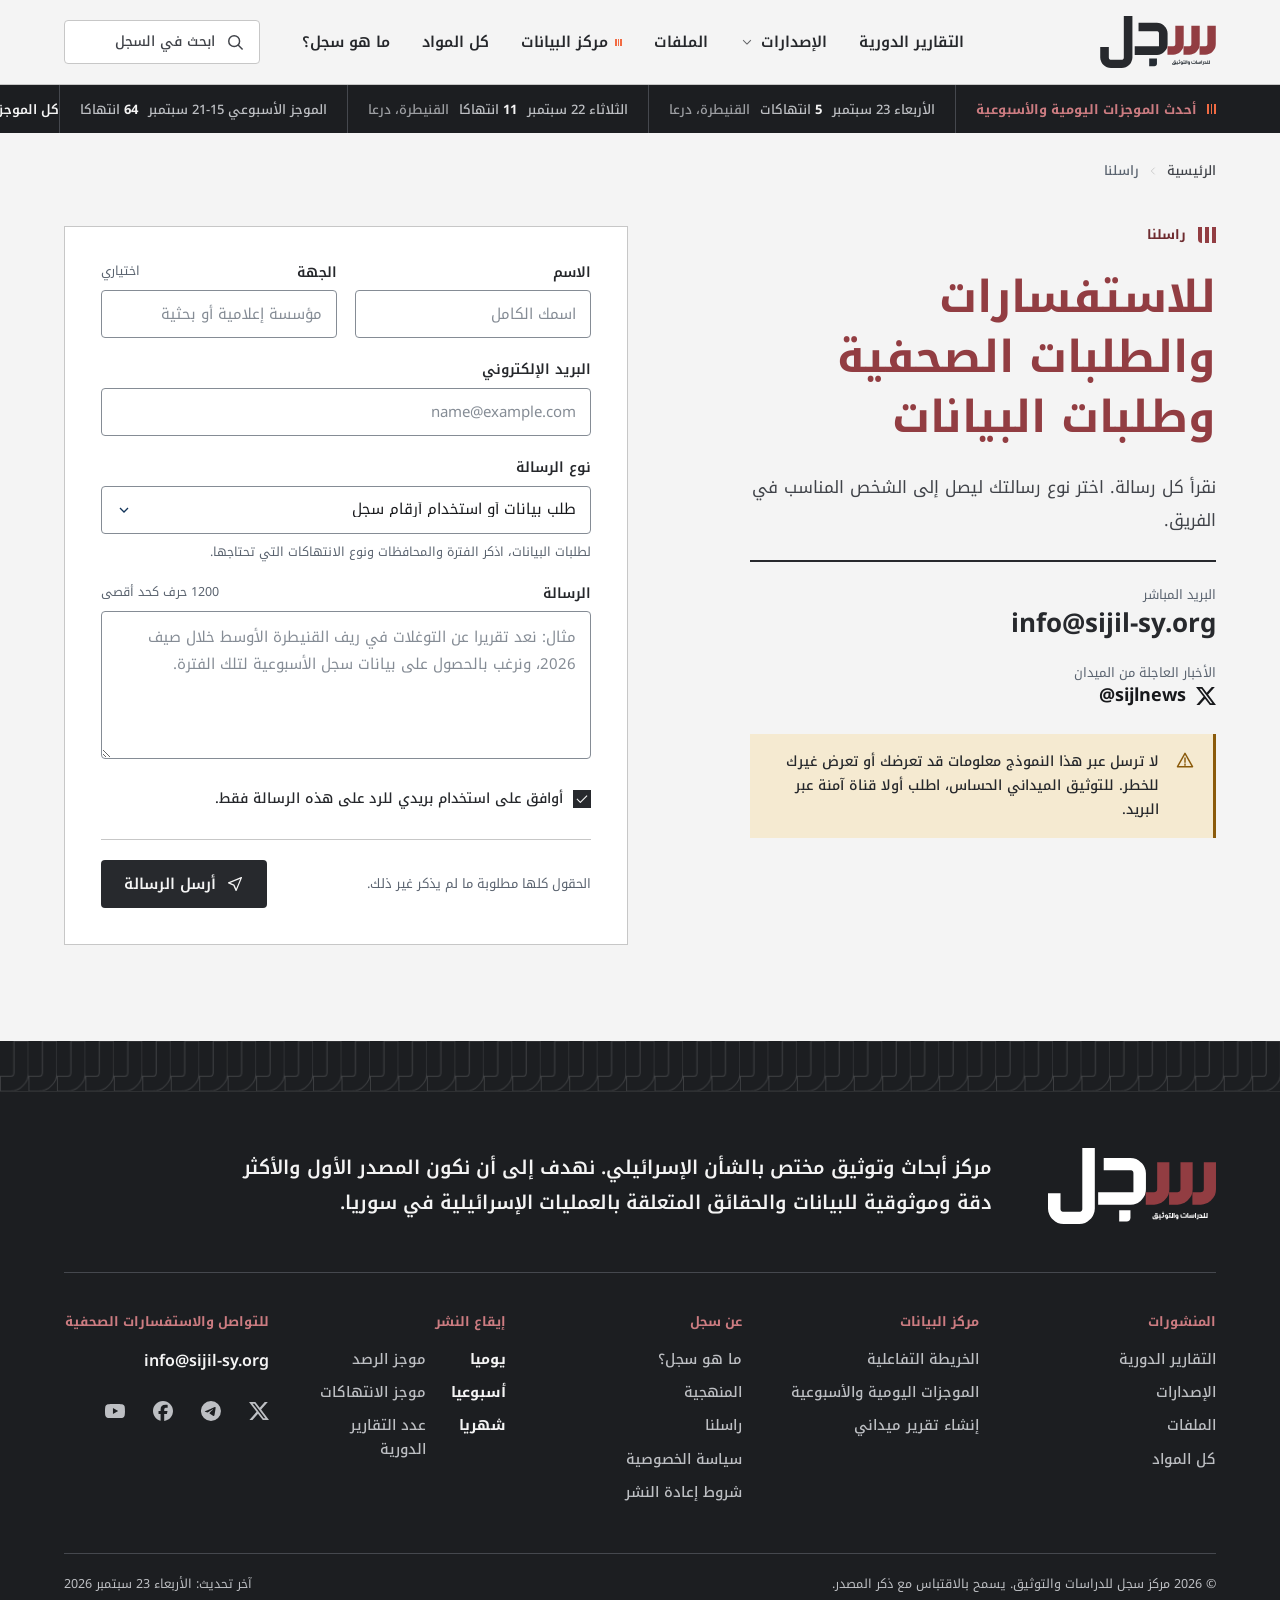
<file: contact.html>
<!doctype html>
<html lang="ar" dir="rtl">
<head>
<meta charset="utf-8">
<meta name="viewport" content="width=device-width, initial-scale=1">
<title>راسلنا | سجل</title>
<meta name="description" content="التواصل والاستفسارات الصحفية.">
<meta name="theme-color" content="#27292D">
<script>(function(h){h.classList.add('js');try{if(!matchMedia('(prefers-reduced-motion: reduce)').matches){var k='sj-first:'+location.pathname;if(!sessionStorage.getItem(k)){h.classList.add('first-view');sessionStorage.setItem(k,'1');setTimeout(function(){if(!window.__sjReady)h.classList.add('first-done')},4000)}}}catch(e){}})(document.documentElement)</script>
<link rel="icon" href="assets/img/sijil-icon-circle.svg" type="image/svg+xml">
<link rel="preconnect" href="https://fonts.googleapis.com"><link rel="preconnect" href="https://fonts.gstatic.com" crossorigin>
<link href="https://fonts.googleapis.com/css2?family=Noto+Kufi+Arabic:wght@400;500;600;700;800&amp;family=Noto+Naskh+Arabic:wght@400;500;600;700&amp;family=DM+Mono:wght@400;500&amp;display=swap" rel="stylesheet">
<link rel="stylesheet" href="assets/css/sijil.css?v=28">
<link rel="stylesheet" href="assets/css/site.css?v=28">
</head>
<body>
<div class="sj site" data-page="contact">
<a class="sr skip" href="#main">تخط إلى المحتوى</a>
<div class="bp-d"></div><header class="site-head bp-d"><div class="masthead"><div class="container masthead__bar"><a class="brand" href="index.html" aria-label="مركز سجل للدراسات والتوثيق، الرئيسية"><img loading="lazy" decoding="async" src="assets/img/sijil-logo-full.svg" alt="سجل للدراسات والتوثيق" style="height:52px;width:116px"><span class="brand__desc">مركز سوري لرصد العمليات الإسرائيلية وتوثيقها وتحليلها</span></a><nav class="nav" aria-label="التنقل الرئيسي"><a class="nav__a" href="reports.html">التقارير الدورية</a><a class="nav__a" href="tag.html" aria-haspopup="true" aria-expanded="false" aria-controls="mega" data-mega>الإصدارات<svg class="ic " viewBox="0 0 24 24" aria-hidden="true"><path d="M6 9.5l6 6 6-6"/></svg></a><a class="nav__a" href="tag.html">الملفات</a><a class="nav__a" href="data.html"><span class="sq sq--live" style="width:7px;height:7px" aria-hidden="true"></span>مركز البيانات</a><a class="nav__a" href="archive.html">كل المواد</a><a class="nav__a" href="about.html">ما هو سجل؟</a></nav><a class="search-btn" href="search.html" aria-label="ابحث في موقع سجل"><svg class="ic " viewBox="0 0 24 24" aria-hidden="true"><circle cx="11" cy="11" r="6.5"/><path d="M16 16l4.5 4.5"/></svg><span>ابحث في السجل</span></a></div></div><div class="mega" id="mega" hidden><div class="container" style="padding-block:28px 32px;display:grid;grid-template-columns:repeat(12,minmax(0,1fr));gap:24px"><div class="mega__col" style="grid-column:span 3"><h3>جغرافيا</h3><a href="tag.html">سوريا وإسرائيل<svg class="ic ic--sm" viewBox="0 0 24 24" aria-hidden="true"><path d="M14.5 6l-6 6 6 6"/></svg></a><a href="tag.html">الداخل الإسرائيلي<svg class="ic ic--sm" viewBox="0 0 24 24" aria-hidden="true"><path d="M14.5 6l-6 6 6 6"/></svg></a><a href="tag.html">إسرائيل والشرق الأوسط<svg class="ic ic--sm" viewBox="0 0 24 24" aria-hidden="true"><path d="M14.5 6l-6 6 6 6"/></svg></a><a href="tag.html">إسرائيل والعالم<svg class="ic ic--sm" viewBox="0 0 24 24" aria-hidden="true"><path d="M14.5 6l-6 6 6 6"/></svg></a><a href="tag.html">جيوسياسة<svg class="ic ic--sm" viewBox="0 0 24 24" aria-hidden="true"><path d="M14.5 6l-6 6 6 6"/></svg></a></div><div class="mega__col" style="grid-column:span 5"><h3>موضوعيا</h3><div style="display:grid;grid-template-columns:1fr 1fr;column-gap:24px"><a href="tag.html">قوة خشنة<svg class="ic ic--sm" viewBox="0 0 24 24" aria-hidden="true"><path d="M14.5 6l-6 6 6 6"/></svg></a><a href="tag.html">الاستيطان<svg class="ic ic--sm" viewBox="0 0 24 24" aria-hidden="true"><path d="M14.5 6l-6 6 6 6"/></svg></a><a href="tag.html">المياه<svg class="ic ic--sm" viewBox="0 0 24 24" aria-hidden="true"><path d="M14.5 6l-6 6 6 6"/></svg></a><a href="tag.html">المحتجزون في السجون الإسرائيلية<svg class="ic ic--sm" viewBox="0 0 24 24" aria-hidden="true"><path d="M14.5 6l-6 6 6 6"/></svg></a><a href="tag.html">القواعد العسكرية<svg class="ic ic--sm" viewBox="0 0 24 24" aria-hidden="true"><path d="M14.5 6l-6 6 6 6"/></svg></a><a href="tag.html">مشروع سوفا<svg class="ic ic--sm" viewBox="0 0 24 24" aria-hidden="true"><path d="M14.5 6l-6 6 6 6"/></svg></a><a href="tag.html">عمليات التجريف والحفر<svg class="ic ic--sm" viewBox="0 0 24 24" aria-hidden="true"><path d="M14.5 6l-6 6 6 6"/></svg></a><a href="tag.html">إحاطات ميدانية<svg class="ic ic--sm" viewBox="0 0 24 24" aria-hidden="true"><path d="M14.5 6l-6 6 6 6"/></svg></a><a href="tag.html">ترجمات<svg class="ic ic--sm" viewBox="0 0 24 24" aria-hidden="true"><path d="M14.5 6l-6 6 6 6"/></svg></a></div></div><div style="grid-column:span 4;border-inline-start:1px solid var(--border);padding-inline-start:24px;display:flex;flex-direction:column;gap:12px"><span class="t-label">الأحدث في الإصدارات</span><a href="article.html" tabindex="-1" aria-hidden="true"><div class="frame" style=""><img loading="lazy" decoding="async" src="assets/img/img-latam.webp" alt=""></div></a><span class="tag tag--analysis ">مقال تحليلي <span class="tag__sub">ورقة بحثية</span></span><a href="article.html" style="font:700 16px/1.6 var(--font-kufi)">تحولات علاقة دولة الاحتلال بأمريكا اللاتينية</a><a class="link-arrow " href="tag.html"><span>كل الإصدارات</span><svg class="ic " viewBox="0 0 24 24" aria-hidden="true"><path d="M19 12H5.5M11 6l-6 6 6 6"/></svg></a></div></div></div></header><div class="bp-d"><section class="monbar inv" aria-label="أحدث الموجزات اليومية والأسبوعية"><div class="container"><span class="monbar__label"><span class="sq sq--live" aria-hidden="true"></span>أحدث الموجزات اليومية والأسبوعية</span><a class="monbar__item" href="brief.html"><span>الأربعاء 23 سبتمبر</span><span><b>5</b> انتهاكات</span><span style="opacity:.8">القنيطرة، درعا</span></a><a class="monbar__item" href="brief.html"><span>الثلاثاء 22 سبتمبر</span><span><b>11</b> انتهاكا</span><span style="opacity:.8">القنيطرة، درعا</span></a><a class="monbar__item" href="brief.html"><span>الموجز الأسبوعي 15-21 سبتمبر</span><span><b>64</b> انتهاكا</span></a><a class="monbar__more" href="data.html">كل الموجزات<svg class="ic ic--sm" viewBox="0 0 24 24" aria-hidden="true"><path d="M19 12H5.5M11 6l-6 6 6 6"/></svg></a></div></section></div><header class="masthead site-head bp-tm"><div class="container" style="height:64px;display:flex;align-items:center;justify-content:space-between"><a class="brand" href="index.html" aria-label="مركز سجل، الرئيسية"><img loading="lazy" decoding="async" src="assets/img/sijil-logo-full.svg" alt="سجل للدراسات والتوثيق" style="height:42px;width:93px"></a><div style="display:flex;gap:8px"><a class="icon-btn" href="search.html" aria-label="بحث"><svg class="ic " viewBox="0 0 24 24" aria-hidden="true"><circle cx="11" cy="11" r="6.5"/><path d="M16 16l4.5 4.5"/></svg></a><button class="icon-btn" type="button" aria-label="القائمة" aria-expanded="false" aria-controls="menu" data-menu-open style="background:var(--navy-800);color:var(--paper-100);border-color:var(--navy-800)"><svg class="ic " viewBox="0 0 24 24" aria-hidden="true"><path d="M4 7h16M4 12h16M4 17h10"/></svg></button></div></div></header><div class="bp-tm"><section class="monbar inv" aria-label="أحدث الموجزات اليومية والأسبوعية" style="height:auto"><div class="container" style="height:52px;gap:0;overflow:hidden"><span class="monbar__label" style="padding-inline-end:12px"><span class="sq sq--live" aria-hidden="true"></span>أحدث الموجزات</span><a class="monbar__item" href="brief.html" style="padding-inline:12px;border:0"><span>الأربعاء 23 سبتمبر</span><span><b>5</b> انتهاكات</span></a><a class="monbar__more" href="data.html" aria-label="كل الموجزات"><svg class="ic ic--sm" viewBox="0 0 24 24" aria-hidden="true"><path d="M19 12H5.5M11 6l-6 6 6 6"/></svg></a></div></section></div>
<main id="main">
<section class="container" style="padding-top:28px;padding-bottom:96px">
 <nav class="crumbs" aria-label="مسار التصفح"><a href="index.html">الرئيسية</a><svg class="ic " viewBox="0 0 24 24" aria-hidden="true"><path d="M14.5 6l-6 6 6 6"/></svg><span aria-current="page">راسلنا</span></nav>
 <div class="grid-12" style="margin-top:44px;align-items:start">
  <div style="grid-column:1 / span 5;display:flex;flex-direction:column;gap:24px">
   <span class="kicker"><span class="seen " aria-hidden="true"><i></i><i></i><i></i></span>راسلنا</span>
   <h1 class="t-h1" style="color:var(--navy-800)">للاستفسارات والطلبات الصحفية وطلبات البيانات</h1>
   <p style="font:400 17px/1.9 var(--font-kufi);color:var(--text-muted)">نقرأ كل رسالة. اختر نوع رسالتك ليصل إلى الشخص المناسب في الفريق.</p>
   <div style="border-top:2px solid var(--navy-800);padding-top:22px;display:flex;flex-direction:column;gap:20px">
    <div><div class="t-caption">البريد المباشر</div><a href="mailto:info@sijil-sy.org" style="font:700 26px/1.4 var(--font-kufi);color:var(--navy-800);direction:ltr;unicode-bidi:isolate">info@sijil-sy.org</a></div>
    <div><div class="t-caption">الأخبار العاجلة من الميدان</div><a href="https://x.com/sijlnews" target="_blank" rel="noopener" style="display:inline-flex;gap:10px;align-items:center;padding-block:10px;margin-block:-10px;font:700 18px/1.4 var(--font-kufi);color:var(--ink-900)"><svg class="ic ic--fill " viewBox="0 0 24 24" aria-hidden="true"><path d="M18.9 1.15h3.68l-8.04 9.19L24 22.85h-7.41l-5.8-7.59-6.64 7.59H.47l8.6-9.83L0 1.15h7.59l5.25 6.94zm-1.29 19.49h2.04L6.49 3.24H4.3z"/></svg><span class="ltr">@sijlnews</span></a></div>
    <div class="alert alert--warning"><span><svg class="ic " viewBox="0 0 24 24" aria-hidden="true"><path d="M12 4l9 16H3zM12 10v4.5M12 17v1"/></svg></span><span>لا ترسل عبر هذا النموذج معلومات قد تعرضك أو تعرض غيرك للخطر. للتوثيق الميداني الحساس، اطلب أولا قناة آمنة عبر البريد.</span></div>
   </div>
  </div>
  <form style="grid-column:7 / span 6;background:var(--surface);border:1px solid var(--border);padding:36px;display:flex;flex-direction:column;gap:22px" onsubmit="return false" novalidate data-validate>
   <div style="display:grid;grid-template-columns:1fr 1fr;gap:18px">
    <div class="field" data-req><label class="field__label" for="n">الاسم</label><input id="n" class="input" placeholder="اسمك الكامل" autocomplete="name" aria-describedby="n-err"><span id="n-err" class="field__error" hidden><svg class="ic ic--sm" viewBox="0 0 24 24" aria-hidden="true"><path d="M12 4l9 16H3zM12 10v4.5M12 17v1"/></svg>اكتب اسمك.</span></div>
    <div class="field"><label class="field__label" for="o">الجهة <small>اختياري</small></label><input id="o" class="input" placeholder="مؤسسة إعلامية أو بحثية"></div>
   </div>
   <div class="field" data-req><label class="field__label" for="e">البريد الإلكتروني</label><input id="e" class="input" type="email" placeholder="name@example.com" autocomplete="email" aria-describedby="e-err" style="direction:ltr;text-align:right"><span id="e-err" class="field__error" hidden><svg class="ic ic--sm" viewBox="0 0 24 24" aria-hidden="true"><path d="M12 4l9 16H3zM12 10v4.5M12 17v1"/></svg>أدخل عنوان بريد كاملا، مثل name@example.com</span></div>
   <div class="field"><label class="field__label" for="t">نوع الرسالة</label><select id="t" class="select" data-help-for="t-help"><option data-help="لطلبات البيانات، اذكر الفترة والمحافظات ونوع الانتهاكات التي تحتاجها.">طلب بيانات أو استخدام أرقام سجل</option><option data-help="اذكر الوسيلة الإعلامية وموعد النشر، وسنعود إليك في أقرب وقت.">استفسار صحفي</option><option data-help="اذكر رقم المادة أو رابطها، والجملة التي تحتاج إلى تصحيح.">تصحيح على مادة منشورة</option><option data-help="عرفنا بالجهة وموضوع البحث ونوع التعاون الذي تقترحه.">تعاون بحثي</option><option data-help="اكتب سؤالك، وسنحوله إلى الشخص المناسب في الفريق.">استفسار عام</option></select><span class="field__help" id="t-help">لطلبات البيانات، اذكر الفترة والمحافظات ونوع الانتهاكات التي تحتاجها.</span></div>
   <div class="field" data-req><label class="field__label" for="m">الرسالة <small data-count="1200">1200 حرف كحد أقصى</small></label><textarea id="m" class="textarea" maxlength="1200" aria-describedby="m-err" placeholder="مثال: نعد تقريرا عن التوغلات في ريف القنيطرة الأوسط خلال صيف 2026، ونرغب بالحصول على بيانات سجل الأسبوعية لتلك الفترة."></textarea><span id="m-err" class="field__error" hidden><svg class="ic ic--sm" viewBox="0 0 24 24" aria-hidden="true"><path d="M12 4l9 16H3zM12 10v4.5M12 17v1"/></svg>اكتب رسالتك.</span></div>
   <label class="check is-on"><span class="check__box"><svg class="ic ic--sm" viewBox="0 0 24 24" aria-hidden="true"><path d="M5 12.5l4.5 4.5L19 7.5"/></svg></span>أوافق على استخدام بريدي للرد على هذه الرسالة فقط.</label>
   <div class="row between" style="border-top:1px solid var(--border);padding-top:20px"><span class="t-caption">الحقول كلها مطلوبة ما لم يذكر غير ذلك.</span><button class="btn btn--primary" type="submit"><svg class="ic " viewBox="0 0 24 24" aria-hidden="true"><path d="M20.5 3.5l-17 7 7 3 3 7z"/></svg><span>أرسل الرسالة</span></button></div>
  </form>
  <div class="form-done" data-form-done hidden tabindex="-1" style="grid-column:7 / span 6"><div class="alert alert--success"><span><svg class="ic " viewBox="0 0 24 24" aria-hidden="true"><path d="M5 12.5l4.5 4.5L19 7.5"/></svg></span><span><b>وصلتنا رسالتك.</b> رقم متابعتها <span class="ltr" data-done-id>MSG</span>. سنرد على <span class="ltr" data-done-mail></span> خلال يومي عمل.</span></div><button class="btn btn--secondary btn--sm" type="button" data-act="form-again">أرسل رسالة أخرى</button></div>
 </div>
</section></main>
<div class="bp-d"><footer class="footer footer--d inv"><svg class="seen-band footer__band" aria-hidden="true" focusable="false"><defs><pattern id="sb-fd" width="28.46" height="50.67" patternUnits="userSpaceOnUse"><path transform="translate(-221.54 -121.93)" fill="none" stroke="currentColor" stroke-width="1" d="M250,121.93v31.63c0,2.5-.39,4.83-1.18,7-1.05,2.17-2.43,4.11-4.14,5.82-1.71,1.97-3.65,3.35-5.82,4.14-2.37,1.12-4.7,1.68-7,1.68h-9.96v-14.89h9.96c1.64,0,2.73-.56,3.25-1.68.26-.79.39-1.48.39-2.07v-31.63h14.5Z"/></pattern></defs><rect width="100%" height="100%" fill="url(#sb-fd)"/></svg><div class="container"><div class="footer__top"><div class="footer__brand"><img class="footer__logo" src="assets/img/sijil-logo-full-reverse.svg" alt="مركز سجل للدراسات والتوثيق"><p class="footer__vision">مركز أبحاث وتوثيق مختص بالشأن الإسرائيلي. نهدف إلى أن نكون المصدر الأول والأكثر دقة وموثوقية للبيانات والحقائق المتعلقة بالعمليات الإسرائيلية في سوريا.</p></div></div><div class="footer__links"><nav class="footer__col" aria-label="المنشورات"><h2>المنشورات</h2><ul><li><a href="reports.html">التقارير الدورية</a></li><li><a href="tag.html">الإصدارات</a></li><li><a href="tag.html">الملفات</a></li><li><a href="archive.html">كل المواد</a></li></ul></nav><nav class="footer__col" aria-label="مركز البيانات"><h2>مركز البيانات</h2><ul><li><a href="data.html">الخريطة التفاعلية</a></li><li><a href="data.html">الموجزات اليومية والأسبوعية</a></li><li><a href="field-report.html">إنشاء تقرير ميداني</a></li></ul></nav><nav class="footer__col" aria-label="عن سجل"><h2>عن سجل</h2><ul><li><a href="about.html">ما هو سجل؟</a></li><li><a href="about.html">المنهجية</a></li><li><a href="contact.html">راسلنا</a></li><li><a href="#">سياسة الخصوصية</a></li><li><a href="#">شروط إعادة النشر</a></li></ul></nav><div class="footer__col"><h2>إيقاع النشر</h2><ul class="footer__cadence"><li><b>يوميا</b><span>موجز الرصد</span></li><li><b>أسبوعيا</b><span>موجز الانتهاكات</span></li><li><b>شهريا</b><span>عدد التقارير الدورية</span></li></ul></div><div class="footer__col"><h2>للتواصل والاستفسارات الصحفية</h2><a class="footer__mail" href="mailto:info@sijil-sy.org">info@sijil-sy.org</a><div class="footer__social"><a href="https://x.com/sijlnews" target="_blank" rel="noopener" aria-label="سجل على إكس"><svg class="ic ic--fill " viewBox="0 0 24 24" aria-hidden="true"><path d="M18.9 1.15h3.68l-8.04 9.19L24 22.85h-7.41l-5.8-7.59-6.64 7.59H.47l8.6-9.83L0 1.15h7.59l5.25 6.94zm-1.29 19.49h2.04L6.49 3.24H4.3z"/></svg></a><a href="#" aria-label="سجل على تلغرام"><svg class="ic ic--fill " viewBox="0 0 24 24" aria-hidden="true"><path d="M11.94 0A12 12 0 1 0 12 24 12 12 0 0 0 11.94 0zm4.97 7.22c.1 0 .32.02.46.14.12.1.15.23.17.33.02.09.04.3.02.47-.18 1.9-.96 6.5-1.36 8.63-.17.9-.5 1.2-.82 1.23-.7.06-1.22-.46-1.9-.9-1.05-.7-1.65-1.13-2.67-1.8-1.19-.78-.42-1.21.26-1.91.17-.19 3.24-2.98 3.3-3.23.01-.03.02-.15-.05-.21-.07-.06-.18-.04-.25-.03-.1.03-1.8 1.14-5.06 3.35-.48.33-.91.49-1.3.48-.43-.01-1.25-.24-1.87-.44-.75-.25-1.35-.38-1.3-.79.03-.22.33-.44.9-.66 3.5-1.53 5.83-2.53 7-3.02 3.33-1.38 4.02-1.62 4.47-1.63z"/></svg></a><a href="#" aria-label="سجل على فيسبوك"><svg class="ic ic--fill " viewBox="0 0 24 24" aria-hidden="true"><path d="M9.1 23.69v-7.98H6.63v-3.67H9.1v-1.58c0-4.09 1.85-5.98 5.86-5.98.4 0 .96.04 1.47.1.39.05.77.11 1.14.2v3.32c-.22-.02-.44-.03-.65-.04h-.73c-.71 0-1.26.1-1.68.31-.28.14-.51.35-.68.63-.26.42-.37 1-.37 1.75v1.3h3.92l-.39 2.1-.29 1.56h-3.25v8.25C19.4 23.24 24 18.18 24 12.04c0-6.63-5.37-12-12-12S0 5.42 0 12.04c0 5.63 3.87 10.35 9.1 11.65z"/></svg></a><a href="#" aria-label="سجل على يوتيوب"><svg class="ic ic--fill " viewBox="0 0 24 24" aria-hidden="true"><path d="M23.5 6.19a3.02 3.02 0 0 0-2.12-2.14C19.5 3.55 12 3.55 12 3.55s-7.5 0-9.38.5A3.02 3.02 0 0 0 .5 6.19C0 8.07 0 12 0 12s0 3.93.5 5.81a3.02 3.02 0 0 0 2.12 2.14c1.88.5 9.38.5 9.38.5s7.5 0 9.38-.5a3.02 3.02 0 0 0 2.12-2.14C24 15.93 24 12 24 12s0-3.93-.5-5.81zM9.55 15.57V8.43L15.82 12z"/></svg></a></div></div></div><div class="footer__legal"><span>© 2026 مركز سجل للدراسات والتوثيق. يسمح بالاقتباس مع ذكر المصدر.</span><span>آخر تحديث: الأربعاء 23 سبتمبر 2026</span></div></div></footer></div><div class="bp-t"><footer class="footer footer--t inv"><svg class="seen-band footer__band" aria-hidden="true" focusable="false"><defs><pattern id="sb-ft" width="28.46" height="50.67" patternUnits="userSpaceOnUse"><path transform="translate(-221.54 -121.93)" fill="none" stroke="currentColor" stroke-width="1" d="M250,121.93v31.63c0,2.5-.39,4.83-1.18,7-1.05,2.17-2.43,4.11-4.14,5.82-1.71,1.97-3.65,3.35-5.82,4.14-2.37,1.12-4.7,1.68-7,1.68h-9.96v-14.89h9.96c1.64,0,2.73-.56,3.25-1.68.26-.79.39-1.48.39-2.07v-31.63h14.5Z"/></pattern></defs><rect width="100%" height="100%" fill="url(#sb-ft)"/></svg><div class="container"><div class="footer__top"><div class="footer__brand"><img class="footer__logo" src="assets/img/sijil-logo-full-reverse.svg" alt="مركز سجل للدراسات والتوثيق"><p class="footer__vision">مركز أبحاث وتوثيق مختص بالشأن الإسرائيلي. نهدف إلى أن نكون المصدر الأول والأكثر دقة وموثوقية للبيانات والحقائق المتعلقة بالعمليات الإسرائيلية في سوريا.</p></div></div><div class="footer__links"><nav class="footer__col" aria-label="المنشورات"><h2>المنشورات</h2><ul><li><a href="reports.html">التقارير الدورية</a></li><li><a href="tag.html">الإصدارات</a></li><li><a href="tag.html">الملفات</a></li><li><a href="archive.html">كل المواد</a></li></ul></nav><nav class="footer__col" aria-label="مركز البيانات"><h2>مركز البيانات</h2><ul><li><a href="data.html">الخريطة التفاعلية</a></li><li><a href="data.html">الموجزات اليومية والأسبوعية</a></li><li><a href="field-report.html">إنشاء تقرير ميداني</a></li></ul></nav><nav class="footer__col" aria-label="عن سجل"><h2>عن سجل</h2><ul><li><a href="about.html">ما هو سجل؟</a></li><li><a href="about.html">المنهجية</a></li><li><a href="contact.html">راسلنا</a></li><li><a href="#">سياسة الخصوصية</a></li><li><a href="#">شروط إعادة النشر</a></li></ul></nav><div class="footer__col"><h2>إيقاع النشر</h2><ul class="footer__cadence"><li><b>يوميا</b><span>موجز الرصد</span></li><li><b>أسبوعيا</b><span>موجز الانتهاكات</span></li><li><b>شهريا</b><span>عدد التقارير الدورية</span></li></ul></div><div class="footer__col"><h2>للتواصل والاستفسارات الصحفية</h2><a class="footer__mail" href="mailto:info@sijil-sy.org">info@sijil-sy.org</a><div class="footer__social"><a href="https://x.com/sijlnews" target="_blank" rel="noopener" aria-label="سجل على إكس"><svg class="ic ic--fill " viewBox="0 0 24 24" aria-hidden="true"><path d="M18.9 1.15h3.68l-8.04 9.19L24 22.85h-7.41l-5.8-7.59-6.64 7.59H.47l8.6-9.83L0 1.15h7.59l5.25 6.94zm-1.29 19.49h2.04L6.49 3.24H4.3z"/></svg></a><a href="#" aria-label="سجل على تلغرام"><svg class="ic ic--fill " viewBox="0 0 24 24" aria-hidden="true"><path d="M11.94 0A12 12 0 1 0 12 24 12 12 0 0 0 11.94 0zm4.97 7.22c.1 0 .32.02.46.14.12.1.15.23.17.33.02.09.04.3.02.47-.18 1.9-.96 6.5-1.36 8.63-.17.9-.5 1.2-.82 1.23-.7.06-1.22-.46-1.9-.9-1.05-.7-1.65-1.13-2.67-1.8-1.19-.78-.42-1.21.26-1.91.17-.19 3.24-2.98 3.3-3.23.01-.03.02-.15-.05-.21-.07-.06-.18-.04-.25-.03-.1.03-1.8 1.14-5.06 3.35-.48.33-.91.49-1.3.48-.43-.01-1.25-.24-1.87-.44-.75-.25-1.35-.38-1.3-.79.03-.22.33-.44.9-.66 3.5-1.53 5.83-2.53 7-3.02 3.33-1.38 4.02-1.62 4.47-1.63z"/></svg></a><a href="#" aria-label="سجل على فيسبوك"><svg class="ic ic--fill " viewBox="0 0 24 24" aria-hidden="true"><path d="M9.1 23.69v-7.98H6.63v-3.67H9.1v-1.58c0-4.09 1.85-5.98 5.86-5.98.4 0 .96.04 1.47.1.39.05.77.11 1.14.2v3.32c-.22-.02-.44-.03-.65-.04h-.73c-.71 0-1.26.1-1.68.31-.28.14-.51.35-.68.63-.26.42-.37 1-.37 1.75v1.3h3.92l-.39 2.1-.29 1.56h-3.25v8.25C19.4 23.24 24 18.18 24 12.04c0-6.63-5.37-12-12-12S0 5.42 0 12.04c0 5.63 3.87 10.35 9.1 11.65z"/></svg></a><a href="#" aria-label="سجل على يوتيوب"><svg class="ic ic--fill " viewBox="0 0 24 24" aria-hidden="true"><path d="M23.5 6.19a3.02 3.02 0 0 0-2.12-2.14C19.5 3.55 12 3.55 12 3.55s-7.5 0-9.38.5A3.02 3.02 0 0 0 .5 6.19C0 8.07 0 12 0 12s0 3.93.5 5.81a3.02 3.02 0 0 0 2.12 2.14c1.88.5 9.38.5 9.38.5s7.5 0 9.38-.5a3.02 3.02 0 0 0 2.12-2.14C24 15.93 24 12 24 12s0-3.93-.5-5.81zM9.55 15.57V8.43L15.82 12z"/></svg></a></div></div></div><div class="footer__legal"><span>© 2026 مركز سجل للدراسات والتوثيق. يسمح بالاقتباس مع ذكر المصدر.</span><span>آخر تحديث: الأربعاء 23 سبتمبر 2026</span></div></div></footer></div><div class="bp-m mobile"><footer class="footer footer--m inv"><svg class="seen-band footer__band" aria-hidden="true" focusable="false"><defs><pattern id="sb-fm" width="28.46" height="50.67" patternUnits="userSpaceOnUse"><path transform="translate(-221.54 -121.93)" fill="none" stroke="currentColor" stroke-width="1" d="M250,121.93v31.63c0,2.5-.39,4.83-1.18,7-1.05,2.17-2.43,4.11-4.14,5.82-1.71,1.97-3.65,3.35-5.82,4.14-2.37,1.12-4.7,1.68-7,1.68h-9.96v-14.89h9.96c1.64,0,2.73-.56,3.25-1.68.26-.79.39-1.48.39-2.07v-31.63h14.5Z"/></pattern></defs><rect width="100%" height="100%" fill="url(#sb-fm)"/></svg><div class="container"><div class="footer__top"><div class="footer__brand"><img class="footer__logo" src="assets/img/sijil-logo-full-reverse.svg" alt="مركز سجل للدراسات والتوثيق"><p class="footer__vision">مركز أبحاث وتوثيق مختص بالشأن الإسرائيلي. نهدف إلى أن نكون المصدر الأول والأكثر دقة وموثوقية للبيانات والحقائق المتعلقة بالعمليات الإسرائيلية في سوريا.</p></div></div><div class="footer__links"><nav class="footer__col" aria-label="المنشورات"><h2>المنشورات</h2><ul><li><a href="reports.html">التقارير الدورية</a></li><li><a href="tag.html">الإصدارات</a></li><li><a href="tag.html">الملفات</a></li><li><a href="archive.html">كل المواد</a></li></ul></nav><nav class="footer__col" aria-label="مركز البيانات"><h2>مركز البيانات</h2><ul><li><a href="data.html">الخريطة التفاعلية</a></li><li><a href="data.html">الموجزات اليومية والأسبوعية</a></li><li><a href="field-report.html">إنشاء تقرير ميداني</a></li></ul></nav><nav class="footer__col" aria-label="عن سجل"><h2>عن سجل</h2><ul><li><a href="about.html">ما هو سجل؟</a></li><li><a href="about.html">المنهجية</a></li><li><a href="contact.html">راسلنا</a></li><li><a href="#">سياسة الخصوصية</a></li><li><a href="#">شروط إعادة النشر</a></li></ul></nav><div class="footer__col"><h2>إيقاع النشر</h2><ul class="footer__cadence"><li><b>يوميا</b><span>موجز الرصد</span></li><li><b>أسبوعيا</b><span>موجز الانتهاكات</span></li><li><b>شهريا</b><span>عدد التقارير الدورية</span></li></ul></div><div class="footer__col"><h2>للتواصل والاستفسارات الصحفية</h2><a class="footer__mail" href="mailto:info@sijil-sy.org">info@sijil-sy.org</a><div class="footer__social"><a href="https://x.com/sijlnews" target="_blank" rel="noopener" aria-label="سجل على إكس"><svg class="ic ic--fill " viewBox="0 0 24 24" aria-hidden="true"><path d="M18.9 1.15h3.68l-8.04 9.19L24 22.85h-7.41l-5.8-7.59-6.64 7.59H.47l8.6-9.83L0 1.15h7.59l5.25 6.94zm-1.29 19.49h2.04L6.49 3.24H4.3z"/></svg></a><a href="#" aria-label="سجل على تلغرام"><svg class="ic ic--fill " viewBox="0 0 24 24" aria-hidden="true"><path d="M11.94 0A12 12 0 1 0 12 24 12 12 0 0 0 11.94 0zm4.97 7.22c.1 0 .32.02.46.14.12.1.15.23.17.33.02.09.04.3.02.47-.18 1.9-.96 6.5-1.36 8.63-.17.9-.5 1.2-.82 1.23-.7.06-1.22-.46-1.9-.9-1.05-.7-1.65-1.13-2.67-1.8-1.19-.78-.42-1.21.26-1.91.17-.19 3.24-2.98 3.3-3.23.01-.03.02-.15-.05-.21-.07-.06-.18-.04-.25-.03-.1.03-1.8 1.14-5.06 3.35-.48.33-.91.49-1.3.48-.43-.01-1.25-.24-1.87-.44-.75-.25-1.35-.38-1.3-.79.03-.22.33-.44.9-.66 3.5-1.53 5.83-2.53 7-3.02 3.33-1.38 4.02-1.62 4.47-1.63z"/></svg></a><a href="#" aria-label="سجل على فيسبوك"><svg class="ic ic--fill " viewBox="0 0 24 24" aria-hidden="true"><path d="M9.1 23.69v-7.98H6.63v-3.67H9.1v-1.58c0-4.09 1.85-5.98 5.86-5.98.4 0 .96.04 1.47.1.39.05.77.11 1.14.2v3.32c-.22-.02-.44-.03-.65-.04h-.73c-.71 0-1.26.1-1.68.31-.28.14-.51.35-.68.63-.26.42-.37 1-.37 1.75v1.3h3.92l-.39 2.1-.29 1.56h-3.25v8.25C19.4 23.24 24 18.18 24 12.04c0-6.63-5.37-12-12-12S0 5.42 0 12.04c0 5.63 3.87 10.35 9.1 11.65z"/></svg></a><a href="#" aria-label="سجل على يوتيوب"><svg class="ic ic--fill " viewBox="0 0 24 24" aria-hidden="true"><path d="M23.5 6.19a3.02 3.02 0 0 0-2.12-2.14C19.5 3.55 12 3.55 12 3.55s-7.5 0-9.38.5A3.02 3.02 0 0 0 .5 6.19C0 8.07 0 12 0 12s0 3.93.5 5.81a3.02 3.02 0 0 0 2.12 2.14c1.88.5 9.38.5 9.38.5s7.5 0 9.38-.5a3.02 3.02 0 0 0 2.12-2.14C24 15.93 24 12 24 12s0-3.93-.5-5.81zM9.55 15.57V8.43L15.82 12z"/></svg></a></div></div></div><div class="footer__legal"><span>© 2026 مركز سجل للدراسات والتوثيق. يسمح بالاقتباس مع ذكر المصدر.</span><span>آخر تحديث: الأربعاء 23 سبتمبر 2026</span></div></div></footer></div>
<div class="drawer mobile" id="menu" role="dialog" aria-modal="true" aria-label="القائمة" hidden><div class="drawer__head"><a class="brand" href="index.html" aria-label="مركز سجل، الرئيسية"><img loading="lazy" decoding="async" src="assets/img/sijil-logo-full.svg" alt="سجل للدراسات والتوثيق" style="height:42px;width:93px"></a><button class="icon-btn" type="button" aria-label="أغلق القائمة" data-menu-close style="background:var(--navy-800);color:var(--paper-100);border-color:var(--navy-800)"><svg class="ic " viewBox="0 0 24 24" aria-hidden="true"><path d="M6 6l12 12M18 6L6 18"/></svg></button></div><nav aria-label="القائمة الرئيسية" class="drawer__nav">
 <form role="search" onsubmit="return false" style="position:relative;margin:10px 0 6px"><label class="sr" for="nq">ابحث في سجل</label><input id="nq" class="input" placeholder="ابحث في سجل" style="padding-inline-start:44px;height:50px"><span style="position:absolute;inset-inline-start:14px;top:15px;color:var(--navy-800)"><svg class="ic " viewBox="0 0 24 24" aria-hidden="true"><circle cx="11" cy="11" r="6.5"/><path d="M16 16l4.5 4.5"/></svg></span></form>
 <ul style="border-top:2px solid var(--navy-800);margin-top:10px"><li style="border-bottom:1px solid var(--border)"><a href="reports.html" style="display:flex;justify-content:space-between;align-items:center;padding:16px 0;font:700 20px/1.3 var(--font-kufi);color:var(--ink-900)"><span style="display:flex;align-items:center">التقارير الدورية</span><svg class="ic " viewBox="0 0 24 24" aria-hidden="true"><path d="M14.5 6l-6 6 6 6"/></svg></a></li><li style="border-bottom:1px solid var(--border)"><button type="button" aria-expanded="true" aria-controls="nav-pubs" data-collapse-toggle style="width:100%;display:flex;justify-content:space-between;align-items:center;padding:16px 0;font:700 20px/1.3 var(--font-kufi);color:var(--navy-800)">الإصدارات<svg class="ic " viewBox="0 0 24 24" aria-hidden="true"><path d="M12 5v14M5 12h14"/></svg></button>
            <div class="collapse" id="nav-pubs" data-open="true"><div class="collapse__in"><div style="display:grid;grid-template-columns:1fr 1fr;gap:12px;padding:0 0 14px"><div><div class="t-label" style="margin-bottom:4px">جغرافيا</div><a href="tag.html" style="display:block;padding:10px 0;font:500 15px/1.4 var(--font-kufi);color:var(--ink-700)">سوريا وإسرائيل</a><a href="tag.html" style="display:block;padding:10px 0;font:500 15px/1.4 var(--font-kufi);color:var(--ink-700)">الداخل الإسرائيلي</a><a href="tag.html" style="display:block;padding:10px 0;font:500 15px/1.4 var(--font-kufi);color:var(--ink-700)">إسرائيل والشرق الأوسط</a><a href="tag.html" style="display:block;padding:10px 0;font:500 15px/1.4 var(--font-kufi);color:var(--ink-700)">إسرائيل والعالم</a></div><div><div class="t-label" style="margin-bottom:4px">موضوعيا</div><a href="tag.html" style="display:block;padding:10px 0;font:500 15px/1.4 var(--font-kufi);color:var(--ink-700)">قوة خشنة</a><a href="tag.html" style="display:block;padding:10px 0;font:500 15px/1.4 var(--font-kufi);color:var(--ink-700)">الاستيطان</a><a href="tag.html" style="display:block;padding:10px 0;font:500 15px/1.4 var(--font-kufi);color:var(--ink-700)">المياه</a><a href="tag.html" style="display:block;padding:10px 0;font:500 15px/1.4 var(--font-kufi);color:var(--ink-700)">المحتجزون</a></div></div>
            <a href="tag.html" class="link-arrow" style="margin-bottom:16px"><span>كل الوسوم (14)</span><svg class="ic " viewBox="0 0 24 24" aria-hidden="true"><path d="M19 12H5.5M11 6l-6 6 6 6"/></svg></a></div></div></li><li style="border-bottom:1px solid var(--border)"><a href="tag.html" style="display:flex;justify-content:space-between;align-items:center;padding:16px 0;font:700 20px/1.3 var(--font-kufi);color:var(--ink-900)"><span style="display:flex;align-items:center">الملفات</span><svg class="ic " viewBox="0 0 24 24" aria-hidden="true"><path d="M14.5 6l-6 6 6 6"/></svg></a></li><li style="border-bottom:1px solid var(--border)"><a href="data.html" style="display:flex;justify-content:space-between;align-items:center;padding:16px 0;font:700 20px/1.3 var(--font-kufi);color:var(--ink-900)"><span style="display:flex;align-items:center"><span class="sq sq--live" aria-hidden="true" style="margin-inline-end:10px"></span>مركز البيانات</span><svg class="ic " viewBox="0 0 24 24" aria-hidden="true"><path d="M14.5 6l-6 6 6 6"/></svg></a></li><li style="border-bottom:1px solid var(--border)"><a href="archive.html" style="display:flex;justify-content:space-between;align-items:center;padding:16px 0;font:700 20px/1.3 var(--font-kufi);color:var(--ink-900)"><span style="display:flex;align-items:center">كل المواد</span><svg class="ic " viewBox="0 0 24 24" aria-hidden="true"><path d="M14.5 6l-6 6 6 6"/></svg></a></li><li style="border-bottom:1px solid var(--border)"><a href="about.html" style="display:flex;justify-content:space-between;align-items:center;padding:16px 0;font:700 20px/1.3 var(--font-kufi);color:var(--ink-900)"><span style="display:flex;align-items:center">ما هو سجل؟</span><svg class="ic " viewBox="0 0 24 24" aria-hidden="true"><path d="M14.5 6l-6 6 6 6"/></svg></a></li></ul>
 <div style="margin-top:auto;padding-block:18px;border-top:1px solid var(--border);display:flex;align-items:center;justify-content:space-between">
  <div><div class="t-caption">راسلنا</div><a href="mailto:info@sijil-sy.org" class="ltr" style="font:700 16px/1.4 var(--font-kufi);color:var(--navy-800)">info@sijil-sy.org</a></div>
  <a class="icon-btn" href="#" aria-label="سجل على إكس"><svg class="ic ic--fill " viewBox="0 0 24 24" aria-hidden="true"><path d="M18.9 1.15h3.68l-8.04 9.19L24 22.85h-7.41l-5.8-7.59-6.64 7.59H.47l8.6-9.83L0 1.15h7.59l5.25 6.94zm-1.29 19.49h2.04L6.49 3.24H4.3z"/></svg></a>
 </div>
</nav></div>
<div class="toast-host" aria-live="polite"></div>
</div>
<script src="assets/js/sijil.js?v=28" defer></script>
</body>
</html>
</file>
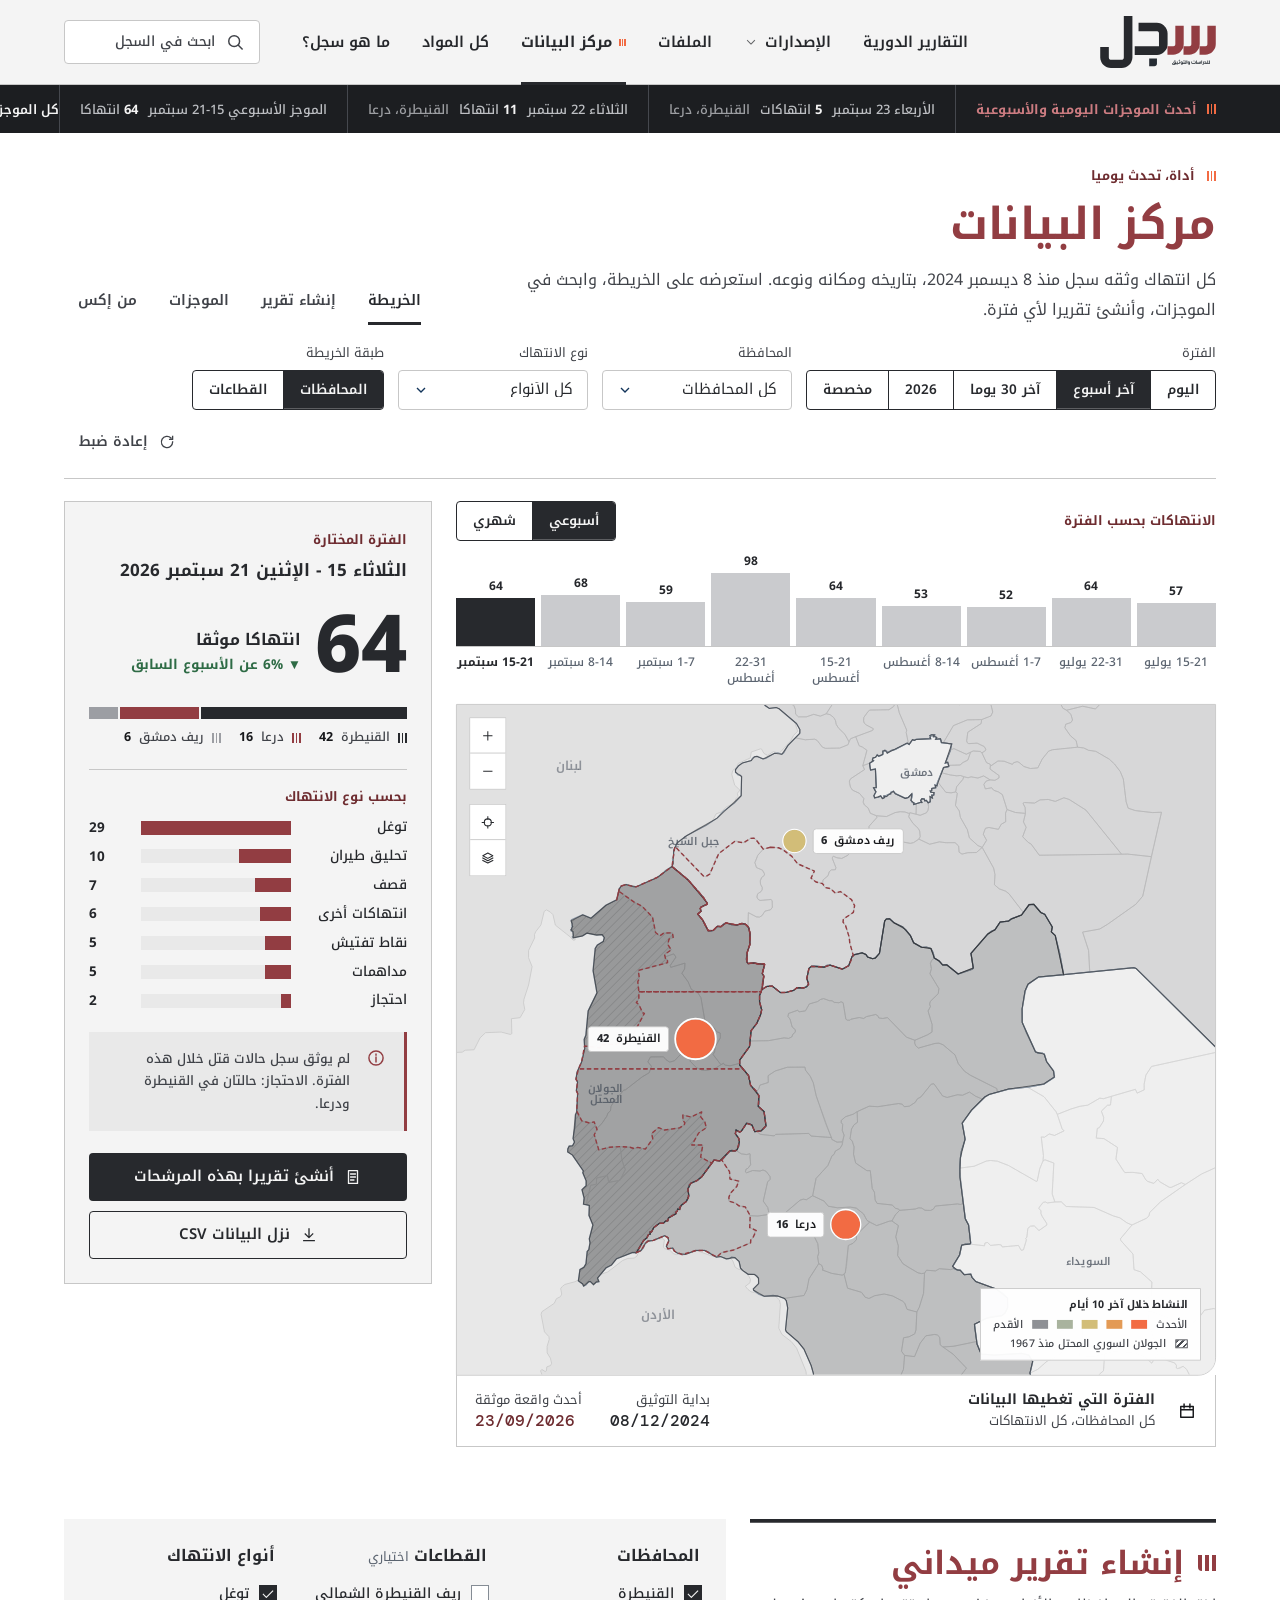
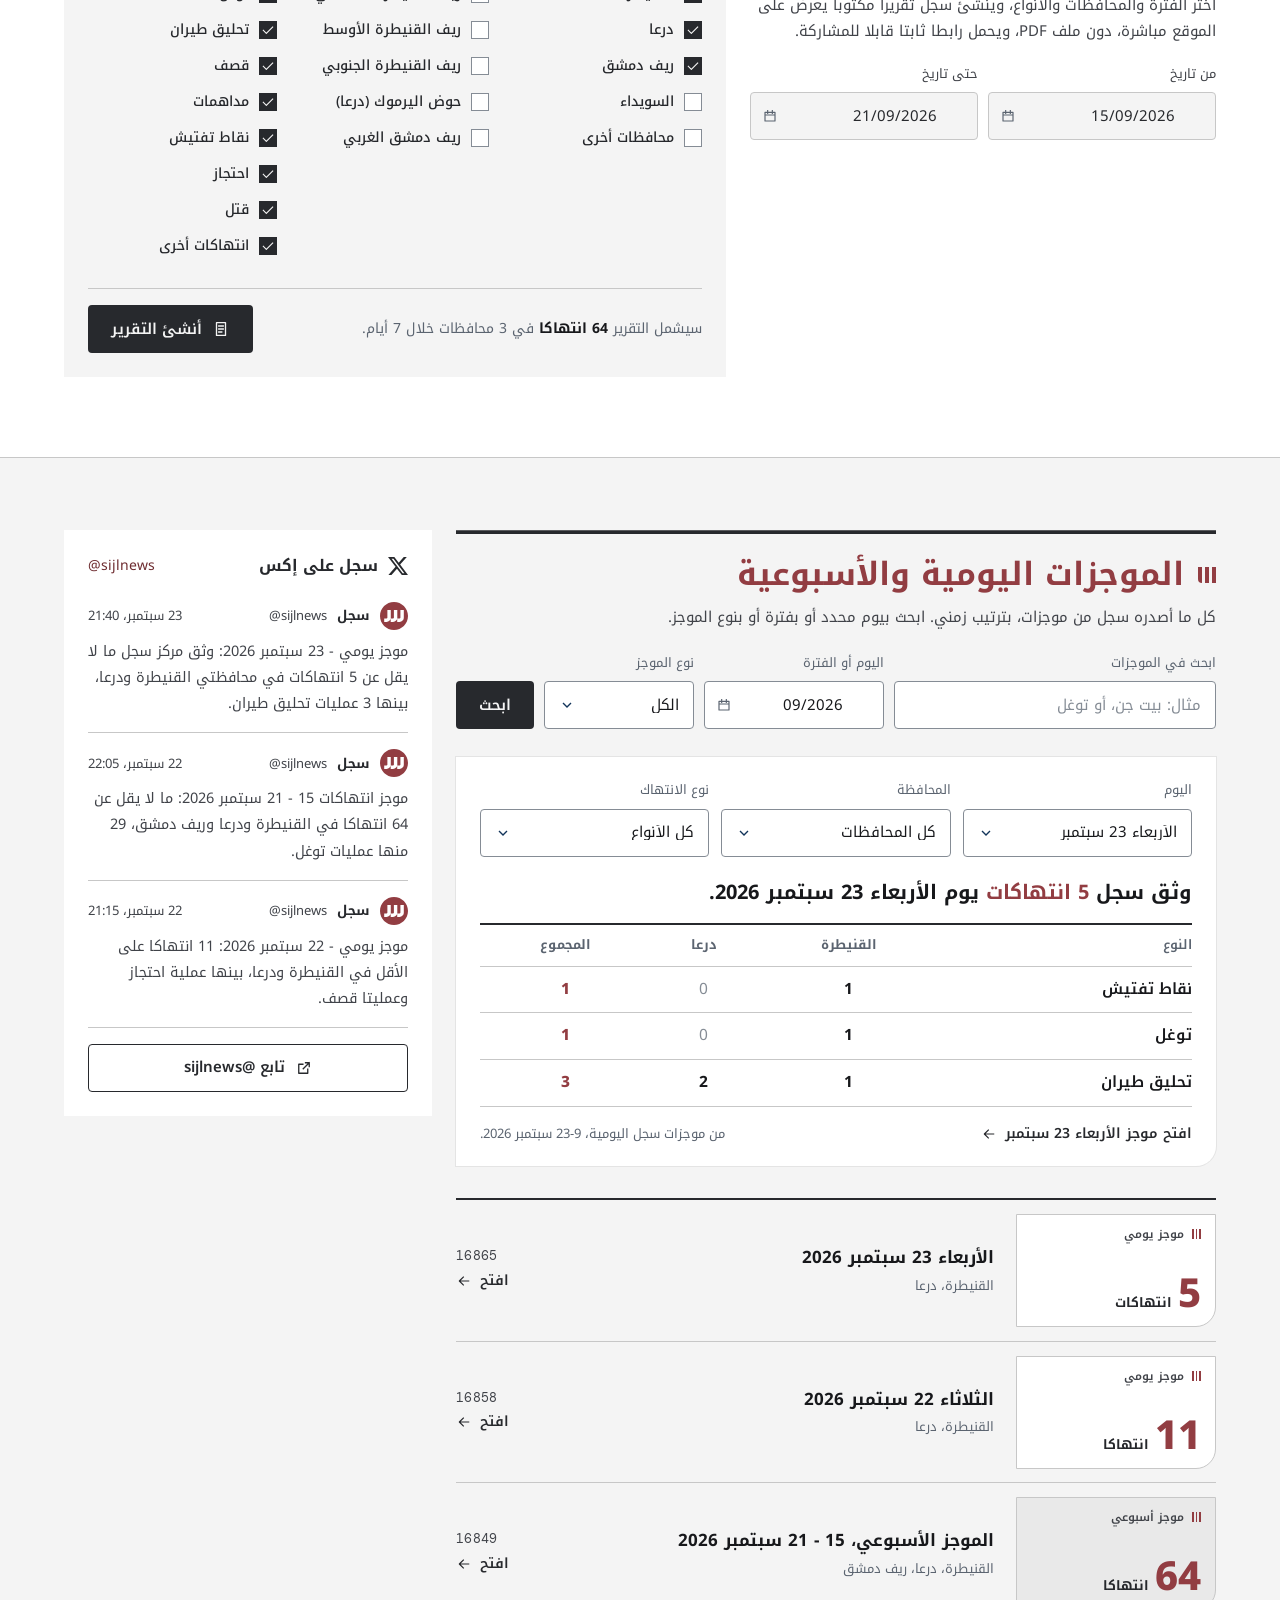
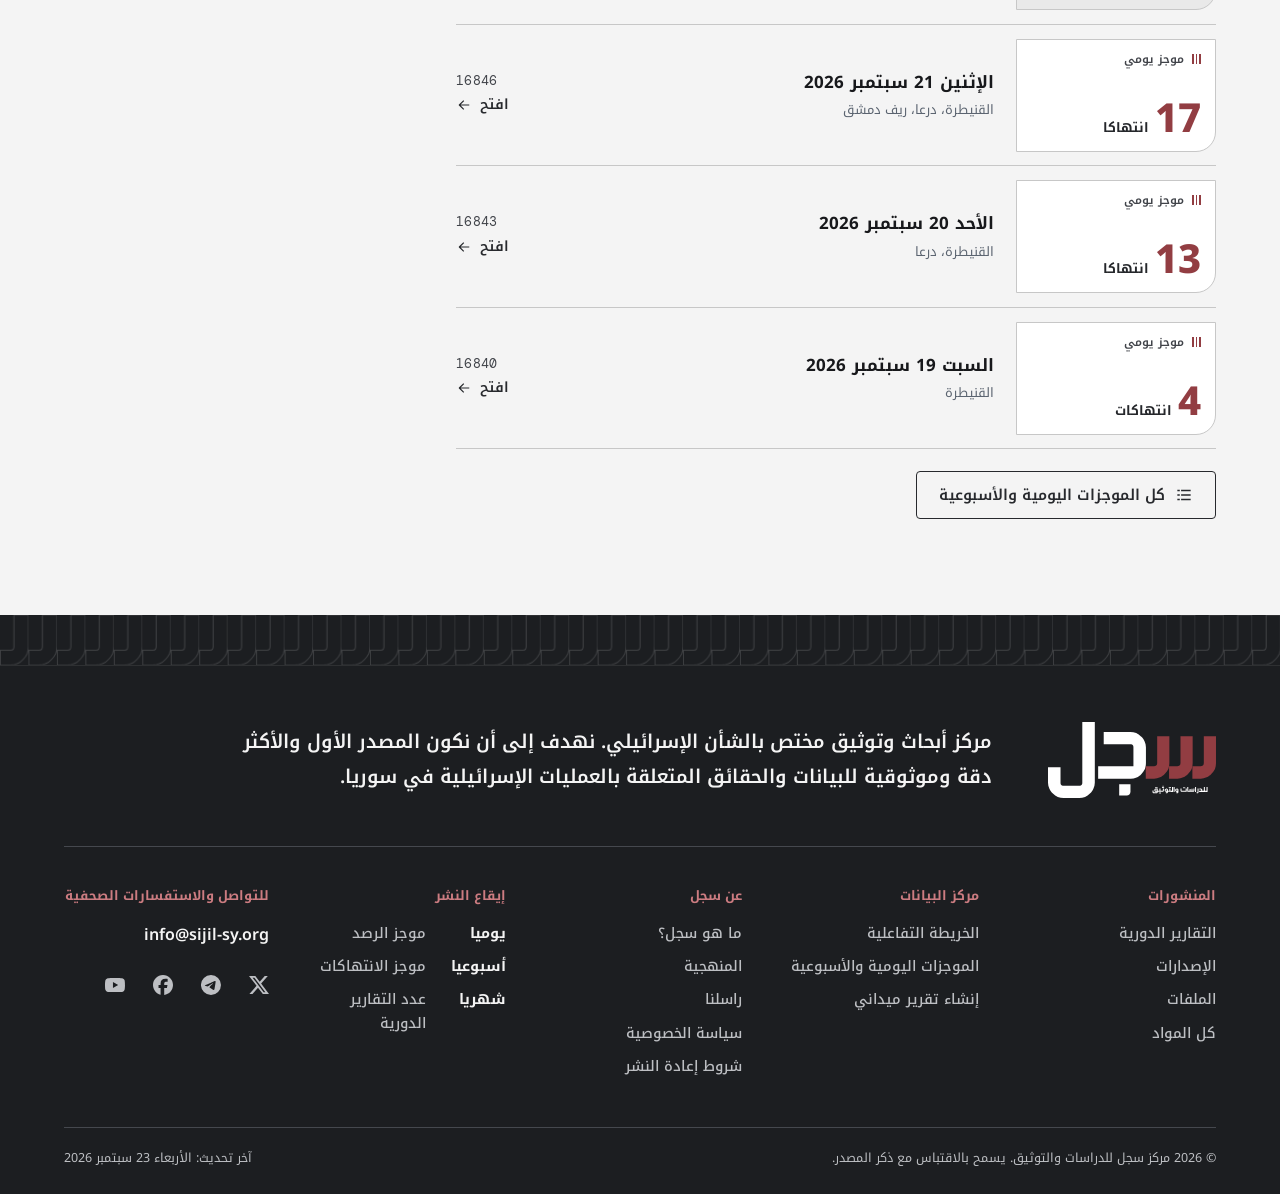
<file: data.html>
<!doctype html>
<html lang="ar" dir="rtl">
<head>
<meta charset="utf-8">
<meta name="viewport" content="width=device-width, initial-scale=1">
<title>مركز البيانات | سجل</title>
<meta name="description" content="الخريطة التفاعلية، إنشاء تقرير، الموجزات، وسجل على إكس.">
<meta name="theme-color" content="#27292D">
<script>(function(h){h.classList.add('js');try{if(!matchMedia('(prefers-reduced-motion: reduce)').matches){var k='sj-first:'+location.pathname;if(!sessionStorage.getItem(k)){h.classList.add('first-view');sessionStorage.setItem(k,'1');setTimeout(function(){if(!window.__sjReady)h.classList.add('first-done')},4000)}}}catch(e){}})(document.documentElement)</script>
<link rel="icon" href="assets/img/sijil-icon-circle.svg" type="image/svg+xml">
<link rel="preconnect" href="https://fonts.googleapis.com"><link rel="preconnect" href="https://fonts.gstatic.com" crossorigin>
<link href="https://fonts.googleapis.com/css2?family=Noto+Kufi+Arabic:wght@400;500;600;700;800&amp;family=Noto+Naskh+Arabic:wght@400;500;600;700&amp;family=DM+Mono:wght@400;500&amp;display=swap" rel="stylesheet">
<link rel="stylesheet" href="assets/css/sijil.css?v=28">
<link rel="stylesheet" href="assets/css/site.css?v=28">
</head>
<body>
<div class="sj site" data-page="data">
<a class="sr skip" href="#main">تخط إلى المحتوى</a>
<div class="bp-d"></div><header class="site-head bp-d"><div class="masthead"><div class="container masthead__bar"><a class="brand" href="index.html" aria-label="مركز سجل للدراسات والتوثيق، الرئيسية"><img loading="lazy" decoding="async" src="assets/img/sijil-logo-full.svg" alt="سجل للدراسات والتوثيق" style="height:52px;width:116px"><span class="brand__desc">مركز سوري لرصد العمليات الإسرائيلية وتوثيقها وتحليلها</span></a><nav class="nav" aria-label="التنقل الرئيسي"><a class="nav__a" href="reports.html">التقارير الدورية</a><a class="nav__a" href="tag.html" aria-haspopup="true" aria-expanded="false" aria-controls="mega" data-mega>الإصدارات<svg class="ic " viewBox="0 0 24 24" aria-hidden="true"><path d="M6 9.5l6 6 6-6"/></svg></a><a class="nav__a" href="tag.html">الملفات</a><a class="nav__a is-active" href="data.html" aria-current="page"><span class="sq sq--live" style="width:7px;height:7px" aria-hidden="true"></span>مركز البيانات</a><a class="nav__a" href="archive.html">كل المواد</a><a class="nav__a" href="about.html">ما هو سجل؟</a></nav><a class="search-btn" href="search.html" aria-label="ابحث في موقع سجل"><svg class="ic " viewBox="0 0 24 24" aria-hidden="true"><circle cx="11" cy="11" r="6.5"/><path d="M16 16l4.5 4.5"/></svg><span>ابحث في السجل</span></a></div></div><div class="mega" id="mega" hidden><div class="container" style="padding-block:28px 32px;display:grid;grid-template-columns:repeat(12,minmax(0,1fr));gap:24px"><div class="mega__col" style="grid-column:span 3"><h3>جغرافيا</h3><a href="tag.html">سوريا وإسرائيل<svg class="ic ic--sm" viewBox="0 0 24 24" aria-hidden="true"><path d="M14.5 6l-6 6 6 6"/></svg></a><a href="tag.html">الداخل الإسرائيلي<svg class="ic ic--sm" viewBox="0 0 24 24" aria-hidden="true"><path d="M14.5 6l-6 6 6 6"/></svg></a><a href="tag.html">إسرائيل والشرق الأوسط<svg class="ic ic--sm" viewBox="0 0 24 24" aria-hidden="true"><path d="M14.5 6l-6 6 6 6"/></svg></a><a href="tag.html">إسرائيل والعالم<svg class="ic ic--sm" viewBox="0 0 24 24" aria-hidden="true"><path d="M14.5 6l-6 6 6 6"/></svg></a><a href="tag.html">جيوسياسة<svg class="ic ic--sm" viewBox="0 0 24 24" aria-hidden="true"><path d="M14.5 6l-6 6 6 6"/></svg></a></div><div class="mega__col" style="grid-column:span 5"><h3>موضوعيا</h3><div style="display:grid;grid-template-columns:1fr 1fr;column-gap:24px"><a href="tag.html">قوة خشنة<svg class="ic ic--sm" viewBox="0 0 24 24" aria-hidden="true"><path d="M14.5 6l-6 6 6 6"/></svg></a><a href="tag.html">الاستيطان<svg class="ic ic--sm" viewBox="0 0 24 24" aria-hidden="true"><path d="M14.5 6l-6 6 6 6"/></svg></a><a href="tag.html">المياه<svg class="ic ic--sm" viewBox="0 0 24 24" aria-hidden="true"><path d="M14.5 6l-6 6 6 6"/></svg></a><a href="tag.html">المحتجزون في السجون الإسرائيلية<svg class="ic ic--sm" viewBox="0 0 24 24" aria-hidden="true"><path d="M14.5 6l-6 6 6 6"/></svg></a><a href="tag.html">القواعد العسكرية<svg class="ic ic--sm" viewBox="0 0 24 24" aria-hidden="true"><path d="M14.5 6l-6 6 6 6"/></svg></a><a href="tag.html">مشروع سوفا<svg class="ic ic--sm" viewBox="0 0 24 24" aria-hidden="true"><path d="M14.5 6l-6 6 6 6"/></svg></a><a href="tag.html">عمليات التجريف والحفر<svg class="ic ic--sm" viewBox="0 0 24 24" aria-hidden="true"><path d="M14.5 6l-6 6 6 6"/></svg></a><a href="tag.html">إحاطات ميدانية<svg class="ic ic--sm" viewBox="0 0 24 24" aria-hidden="true"><path d="M14.5 6l-6 6 6 6"/></svg></a><a href="tag.html">ترجمات<svg class="ic ic--sm" viewBox="0 0 24 24" aria-hidden="true"><path d="M14.5 6l-6 6 6 6"/></svg></a></div></div><div style="grid-column:span 4;border-inline-start:1px solid var(--border);padding-inline-start:24px;display:flex;flex-direction:column;gap:12px"><span class="t-label">الأحدث في الإصدارات</span><a href="article.html" tabindex="-1" aria-hidden="true"><div class="frame" style=""><img loading="lazy" decoding="async" src="assets/img/img-latam.webp" alt=""></div></a><span class="tag tag--analysis ">مقال تحليلي <span class="tag__sub">ورقة بحثية</span></span><a href="article.html" style="font:700 16px/1.6 var(--font-kufi)">تحولات علاقة دولة الاحتلال بأمريكا اللاتينية</a><a class="link-arrow " href="tag.html"><span>كل الإصدارات</span><svg class="ic " viewBox="0 0 24 24" aria-hidden="true"><path d="M19 12H5.5M11 6l-6 6 6 6"/></svg></a></div></div></div></header><div class="bp-d"><section class="monbar inv" aria-label="أحدث الموجزات اليومية والأسبوعية"><div class="container"><span class="monbar__label"><span class="sq sq--live" aria-hidden="true"></span>أحدث الموجزات اليومية والأسبوعية</span><a class="monbar__item" href="brief.html"><span>الأربعاء 23 سبتمبر</span><span><b>5</b> انتهاكات</span><span style="opacity:.8">القنيطرة، درعا</span></a><a class="monbar__item" href="brief.html"><span>الثلاثاء 22 سبتمبر</span><span><b>11</b> انتهاكا</span><span style="opacity:.8">القنيطرة، درعا</span></a><a class="monbar__item" href="brief.html"><span>الموجز الأسبوعي 15-21 سبتمبر</span><span><b>64</b> انتهاكا</span></a><a class="monbar__more" href="data.html">كل الموجزات<svg class="ic ic--sm" viewBox="0 0 24 24" aria-hidden="true"><path d="M19 12H5.5M11 6l-6 6 6 6"/></svg></a></div></section></div><header class="masthead site-head bp-tm"><div class="container" style="height:64px;display:flex;align-items:center;justify-content:space-between"><a class="brand" href="index.html" aria-label="مركز سجل، الرئيسية"><img loading="lazy" decoding="async" src="assets/img/sijil-logo-full.svg" alt="سجل للدراسات والتوثيق" style="height:42px;width:93px"></a><div style="display:flex;gap:8px"><a class="icon-btn" href="search.html" aria-label="بحث"><svg class="ic " viewBox="0 0 24 24" aria-hidden="true"><circle cx="11" cy="11" r="6.5"/><path d="M16 16l4.5 4.5"/></svg></a><button class="icon-btn" type="button" aria-label="القائمة" aria-expanded="false" aria-controls="menu" data-menu-open style="background:var(--navy-800);color:var(--paper-100);border-color:var(--navy-800)"><svg class="ic " viewBox="0 0 24 24" aria-hidden="true"><path d="M4 7h16M4 12h16M4 17h10"/></svg></button></div></div></header><div class="bp-tm"><section class="monbar inv" aria-label="أحدث الموجزات اليومية والأسبوعية" style="height:auto"><div class="container" style="height:52px;gap:0;overflow:hidden"><span class="monbar__label" style="padding-inline-end:12px"><span class="sq sq--live" aria-hidden="true"></span>أحدث الموجزات</span><a class="monbar__item" href="brief.html" style="padding-inline:12px;border:0"><span>الأربعاء 23 سبتمبر</span><span><b>5</b> انتهاكات</span></a><a class="monbar__more" href="data.html" aria-label="كل الموجزات"><svg class="ic ic--sm" viewBox="0 0 24 24" aria-hidden="true"><path d="M19 12H5.5M11 6l-6 6 6 6"/></svg></a></div></section></div>
<main id="main"><div class="bp-dt"><script type="application/json" data-mon-data>{"govs": {"q": "القنيطرة", "d": "درعا", "r": "ريف دمشق", "o": "إدلب ودير الزور"}, "periods": {"week": {"tab": "الأسبوع الأخير", "lede": "7 عمليات قصف و5 مداهمات خلال الأسبوع الأخير", "title": "الثلاثاء 15 - الإثنين 21 سبتمبر 2026", "total": 64, "delta": "▼ 6% عن الأسبوع السابق", "dcls": "delta--down", "src": "الموجز الأسبوعي 15-21 سبتمبر", "strip": "15 - 21 سبتمبر 2026", "csv": "بيانات الأسبوع", "govs": {"q": 42, "d": 16, "r": 6, "o": 0}, "lvl": {"q": 4, "d": 3, "r": 2}, "types": [["توغل", 29], ["تحليق طيران", 10], ["قصف", 7], ["انتهاكات أخرى", 6], ["نقاط تفتيش", 5], ["مداهمات", 5], ["احتجاز", 2]], "chart": {"t": "يوما بيوم", "labels": ["15", "16", "17", "18", "19", "20", "21"], "values": [7, 9, 3, 11, 4, 13, 17], "hi": 6}, "out": null, "cross": {"q": [["توغل", 22], ["تحليق طيران", 3], ["قصف", 3], ["انتهاكات أخرى", 5], ["نقاط تفتيش", 5], ["مداهمات", 3], ["احتجاز", 1]], "d": [["توغل", 6], ["تحليق طيران", 5], ["قصف", 1], ["انتهاكات أخرى", 1], ["نقاط تفتيش", 0], ["مداهمات", 2], ["احتجاز", 1]], "r": [["توغل", 1], ["تحليق طيران", 2], ["قصف", 3], ["انتهاكات أخرى", 0], ["نقاط تفتيش", 0], ["مداهمات", 0], ["احتجاز", 0]]}}, "aug": {"tab": "أغسطس 2026", "lede": "29 مداهمة و16 عملية قصف في أغسطس 2026", "title": "العدد الحالي، 1 - 31 أغسطس 2026", "total": 267, "delta": "▲ 43% عن يوليو", "dcls": "", "src": "التقرير الإحصائي لشهر أغسطس", "strip": "1 - 31 أغسطس 2026", "csv": "بيانات أغسطس", "govs": {"q": 193, "d": 63, "r": 8, "o": 3}, "lvl": {"q": 4, "d": 2, "r": 1}, "types": [["توغل", 109], ["تحليق طيران", 52], ["نقاط تفتيش", 36], ["مداهمات", 29], ["قصف", 16], ["انتهاكات أخرى", 14], ["احتجاز", 12]], "chart": {"t": "أسبوعا بأسبوع", "labels": ["1-7", "8-14", "15-21", "22-31"], "values": [52, 53, 64, 98], "hi": 3}, "out": {"n": 3, "note": "ضربة مطار أبو الظهور، 18 أغسطس"}, "cross": null}}, "days": {"2026-09-09": {"n": 6, "g": {"q": {"قصف": 1, "نقاط تفتيش": 1, "توغل": 2, "انتهاكات أخرى": 1}, "d": {"انتهاكات أخرى": 1}}}, "2026-09-10": {"n": 2, "g": {"q": {"توغل": 1}, "d": {"توغل": 1}}}, "2026-09-11": {"n": 13, "g": {"q": {"احتجاز": 3, "مداهمات": 2, "توغل": 2, "تحليق طيران": 1}, "d": {"توغل": 1, "تحليق طيران": 1, "انتهاكات أخرى": 1}, "r": {"قصف": 2}}}, "2026-09-12": {"n": 13, "g": {"q": {"مداهمات": 1, "نقاط تفتيش": 1, "توغل": 6}, "d": {"تحليق طيران": 2}, "r": {"قصف": 1, "توغل": 1, "تحليق طيران": 1}}}, "2026-09-13": {"n": 20, "g": {"q": {"احتجاز": 1, "مداهمات": 3, "نقاط تفتيش": 3, "توغل": 5, "تحليق طيران": 1, "انتهاكات أخرى": 1}, "d": {"تحليق طيران": 1, "انتهاكات أخرى": 1}, "r": {"قصف": 1, "نقاط تفتيش": 1, "توغل": 1, "تحليق طيران": 1}}}, "2026-09-14": {"n": 5, "g": {"q": {"نقاط تفتيش": 1, "توغل": 2, "انتهاكات أخرى": 1}, "d": {"انتهاكات أخرى": 1}}}, "2026-09-15": {"n": 6, "g": {"q": {"نقاط تفتيش": 1, "توغل": 3}, "d": {"توغل": 1}, "r": {"تحليق طيران": 1}}}, "2026-09-16": {"n": 9, "g": {"q": {"توغل": 2, "تحليق طيران": 1}, "d": {"مداهمات": 1, "توغل": 1, "تحليق طيران": 2}, "r": {"قصف": 1, "تحليق طيران": 1}}}, "2026-09-17": {"n": 3, "g": {"q": {"توغل": 2}, "d": {"توغل": 1}}}, "2026-09-18": {"n": 11, "g": {"q": {"مداهمات": 1, "توغل": 5}, "d": {"احتجاز": 1, "توغل": 1, "تحليق طيران": 1}, "r": {"قصف": 2}}}, "2026-09-19": {"n": 4, "g": {"q": {"توغل": 2, "انتهاكات أخرى": 2}}}, "2026-09-20": {"n": 13, "g": {"q": {"قصف": 3, "نقاط تفتيش": 1, "توغل": 4, "تحليق طيران": 1, "انتهاكات أخرى": 1}, "d": {"توغل": 1, "تحليق طيران": 1}, "r": {"توغل": 1}}}, "2026-09-21": {"n": 17, "g": {"q": {"احتجاز": 1, "مداهمات": 1, "نقاط تفتيش": 3, "توغل": 4, "تحليق طيران": 1, "انتهاكات أخرى": 2}, "d": {"قصف": 1, "مداهمات": 1, "توغل": 1, "تحليق طيران": 1, "انتهاكات أخرى": 1}}}, "2026-09-22": {"n": 11, "g": {"q": {"قصف": 1, "احتجاز": 1, "مداهمات": 1, "توغل": 2, "تحليق طيران": 1, "انتهاكات أخرى": 1}, "d": {"قصف": 1, "نقاط تفتيش": 1, "تحليق طيران": 1, "انتهاكات أخرى": 1}}}, "2026-09-23": {"n": 5, "g": {"q": {"نقاط تفتيش": 1, "توغل": 1, "تحليق طيران": 1}, "d": {"تحليق طيران": 2}}}}, "focus": {"قصف": ["عملية قصف واحدة", "عمليتا قصف", "عمليات قصف", "عملية قصف"], "مداهمات": ["مداهمة واحدة", "مداهمتان", "مداهمات", "مداهمة"], "قتل": ["حالة قتل واحدة", "حالتا قتل", "حالات قتل", "حالة قتل"], "إطلاق نار": ["حادثة إطلاق نار واحدة", "حادثتا إطلاق نار", "حوادث إطلاق نار", "حادثة إطلاق نار"]}}</script>
<section style="background:var(--surface);border-bottom:1px solid var(--border)">
 <div class="container" style="padding-top:34px">
  <div class="row between" style="align-items:flex-end;gap:32px">
   <div style="display:flex;flex-direction:column;gap:10px">
    <span class="kicker" style="color:var(--accent-ink)"><span class="sq sq--live" aria-hidden="true"></span>أداة، تحدث يوميا</span>
    <h1 class="t-h1" style="color:var(--navy-800)">مركز البيانات</h1>
    <p style="font:400 16px/1.85 var(--font-kufi);color:var(--text-muted);max-width:700px">كل انتهاك وثقه سجل منذ 8 ديسمبر 2024، بتاريخه ومكانه ونوعه. استعرضه على الخريطة، وابحث في الموجزات، وأنشئ تقريرا لأي فترة.</p>
   </div>
   <nav class="tabs" aria-label="أقسام مركز البيانات" style="border:0"><a class="is-on" href="#map">الخريطة</a><a href="#builder">إنشاء تقرير</a><a href="#briefs">الموجزات</a><a href="#feed">من إكس</a></nav>
  </div>
  
<div class="" style="display:flex;align-items:flex-end;gap:14px;flex-wrap:wrap;padding:18px 0;border-bottom:1px solid var(--border)">
 <div class="field" style="gap:6px"><span class="t-caption" style="color:var(--text-muted)">الفترة</span>
  <div class="seg" role="group" aria-label="الفترة"><button type="button">اليوم</button><button type="button" class="is-on">آخر أسبوع</button><button type="button">آخر 30 يوما</button><button type="button">2026</button><button type="button">مخصصة</button></div></div>
 <div class="field" style="gap:6px;width:190px"><label class="t-caption" for="fg" style="color:var(--text-muted)">المحافظة</label><select id="fg" class="select" style="height:40px;background-color:var(--surface);border-color:var(--border);color:var(--navy-800)"><option>كل المحافظات</option></select></div>
 <div class="field" style="gap:6px;width:190px"><label class="t-caption" for="ft" style="color:var(--text-muted)">نوع الانتهاك</label><select id="ft" class="select" style="height:40px;background-color:var(--surface);border-color:var(--border);color:var(--navy-800)"><option>كل الأنواع</option></select></div>
 <div class="field" style="gap:6px"><span class="t-caption" style="color:var(--text-muted)">طبقة الخريطة</span><div class="seg" role="group" aria-label="طبقة الخريطة"><button type="button" class="is-on">المحافظات</button><button type="button">القطاعات</button></div></div>
 <button class="btn btn--ghost btn--sm" type="button" style="color:var(--text-muted);margin-inline-start:auto"><svg class="ic ic--sm" viewBox="0 0 24 24" aria-hidden="true"><path d="M19.5 12a7.5 7.5 0 1 1-2.2-5.3M19.5 4.5v4h-4"/></svg><span>إعادة ضبط</span></button>
</div>
  <div class="grid-12" style="margin-top:22px;align-items:start" id="map">
   <div style="grid-column:1 / span 8;min-width:0">
    <div class="row between" style="margin-bottom:10px"><span class="t-label" style="color:var(--accent-ink)">الانتهاكات بحسب الفترة</span><div class="seg" role="group" aria-label="وحدة المخطط" data-series-switch><button class="is-on" type="button" data-s="w" aria-pressed="true">أسبوعي</button><button type="button" data-s="m" aria-pressed="false">شهري</button></div></div>
    <div data-series='{"w": {"labels": ["15-21 يوليو", "22-31 يوليو", "1-7 أغسطس", "8-14 أغسطس", "15-21 أغسطس", "22-31 أغسطس", "1-7 سبتمبر", "8-14 سبتمبر", "15-21 سبتمبر"], "values": [57, 64, 52, 53, 64, 98, 59, 68, 64], "hi": 8, "partial": null}, "m": {"labels": ["يناير", "فبراير", "مارس", "أبريل", "مايو", "يونيو", "يوليو", "أغسطس", "سبتمبر"], "values": [143, 136, 321, 254, 205, 239, 187, 267, 207], "hi": 7, "partial": 8}}'><div class="barchart" role="img" aria-label="15-21 يوليو: 57، 22-31 يوليو: 64، 1-7 أغسطس: 52، 8-14 أغسطس: 53، 15-21 أغسطس: 64، 22-31 أغسطس: 98، 1-7 سبتمبر: 59، 8-14 سبتمبر: 68، 15-21 سبتمبر: 64"><div class="bars" style="--bh:96px;gap:6px"><div class="bars__col"><span class="bars__v">57</span><span class="bars__b" style="height:44.8%"></span></div><div class="bars__col"><span class="bars__v">64</span><span class="bars__b" style="height:50.3%"></span></div><div class="bars__col"><span class="bars__v">52</span><span class="bars__b" style="height:40.9%"></span></div><div class="bars__col"><span class="bars__v">53</span><span class="bars__b" style="height:41.7%"></span></div><div class="bars__col"><span class="bars__v">64</span><span class="bars__b" style="height:50.3%"></span></div><div class="bars__col"><span class="bars__v">98</span><span class="bars__b" style="height:77.1%"></span></div><div class="bars__col"><span class="bars__v">59</span><span class="bars__b" style="height:46.4%"></span></div><div class="bars__col"><span class="bars__v">68</span><span class="bars__b" style="height:53.5%"></span></div><div class="bars__col is-hi"><span class="bars__v">64</span><span class="bars__b" style="height:50.3%"></span></div></div><div class="bars__x" style="gap:6px"><span class="">15-21 يوليو</span><span class="">22-31 يوليو</span><span class="">1-7 أغسطس</span><span class="">8-14 أغسطس</span><span class="">15-21 أغسطس</span><span class="">22-31 أغسطس</span><span class="">1-7 سبتمبر</span><span class="">8-14 سبتمبر</span><span class="is-hi">15-21 سبتمبر</span></div></div></div>
    <div class="fit" data-w="860" data-h="760" style="--fw:860px;margin-top:18px"><div class="map map--light" style="width:860px;height:760px;border:1px solid var(--border)" data-explore-map>
     <img loading="lazy" decoding="async" src="assets/img/map_dc_l.svg" alt="خريطة جنوب سوريا: توزع 64 انتهاكا بين 15 و21 سبتمبر 2026، القنيطرة 42، درعا 16، ريف دمشق 6"><svg class="mon-choro" viewBox="0 0 860 760" aria-hidden="true" style="direction:ltr"><path class="mon-gov" data-gov="r" data-lvl="2" d="M2187.0 61.9L2074.4 -97.8L1352.7 -197.3L1324.2 -202.7L1303.7 -208.5L1298.0 -212.5L1293.8 -222.1L1293.9 -225.3L1297.1 -228.5L1299.6 -236.9L1297.3 -247.2L1292.6 -252.6L1279.7 -256.3L1263.2 -257.2L1223.4 -252.8L1205.1 -244.4L1187.5 -232.5L1171.9 -235.8L1112.9 -218.1L1051.4 -223.1L944.7 -224.0L944.3 -237.7L950.3 -280.6L937.4 -280.6L929.8 -289.3L922.2 -292.7L910.7 -300.8L930.4 -315.3L942.7 -328.7L919.3 -345.4L906.0 -358.6L894.2 -381.4L881.0 -396.0L869.2 -395.5L864.2 -397.4L859.1 -395.8L854.9 -397.5L850.1 -402.1L836.8 -410.1L835.7 -419.3L833.5 -421.3L818.0 -424.3L818.6 -435.1L798.3 -430.9L792.9 -427.1L778.7 -426.3L760.1 -423.2L741.4 -429.6L704.8 -421.8L717.4 -410.7L719.3 -406.9L708.2 -401.5L701.9 -396.0L695.4 -380.9L685.5 -372.6L688.2 -366.3L686.0 -361.9L683.1 -359.0L672.8 -356.1L670.2 -350.6L666.8 -347.8L664.5 -341.9L654.5 -334.5L653.1 -328.8L655.2 -319.9L648.7 -305.0L656.6 -297.7L646.5 -300.3L643.4 -284.9L639.3 -300.2L634.6 -293.1L623.8 -296.6L619.4 -296.5L612.3 -300.8L602.2 -304.3L596.8 -295.0L593.3 -297.5L588.2 -294.7L590.7 -285.3L582.0 -286.2L579.0 -279.5L578.2 -272.8L569.9 -269.1L567.3 -262.7L559.6 -261.8L555.0 -253.5L545.2 -245.0L539.4 -232.6L533.3 -229.4L521.3 -208.1L518.5 -198.3L526.4 -196.0L536.1 -190.7L541.0 -179.9L550.4 -177.4L567.3 -176.5L570.0 -168.8L578.3 -164.2L581.7 -157.0L581.1 -148.5L577.6 -146.9L572.3 -140.1L567.9 -138.8L551.4 -143.5L542.8 -143.9L532.8 -150.7L523.6 -150.3L515.0 -158.4L504.6 -159.6L497.1 -163.6L493.1 -157.1L491.6 -151.0L481.6 -150.8L478.3 -145.1L475.0 -147.3L471.1 -145.7L453.9 -149.6L450.4 -153.8L448.4 -161.6L444.1 -163.6L441.7 -162.4L433.9 -151.2L427.6 -151.2L418.6 -149.0L415.1 -141.1L403.7 -136.7L398.6 -141.8L393.8 -141.1L385.5 -128.4L380.0 -114.0L370.3 -101.7L361.3 -104.7L357.8 -96.6L352.6 -90.6L347.9 -72.1L339.5 -66.7L335.5 -61.8L338.6 -53.8L333.7 -40.9L331.1 -38.0L321.3 -32.6L317.9 -25.3L312.1 -20.1L312.0 -17.6L317.5 -11.6L327.2 -8.6L331.6 -8.8L337.4 -12.5L339.8 -11.8L339.7 -10.2L345.2 -6.0L349.6 0.7L354.4 4.0L362.1 3.0L365.4 4.4L385.1 21.1L389.0 28.0L388.9 32.3L375.5 45.9L368.5 56.0L360.3 54.9L347.2 61.3L340.4 58.4L337.4 58.9L333.9 63.2L323.8 65.9L319.4 69.1L316.0 73.4L316.0 76.4L322.9 81.2L322.4 103.1L295.1 128.5L260.4 148.5L249.8 156.5L245.8 165.0L245.2 180.1L243.9 183.4L262.0 198.4L283.6 224.5L283.6 226.2L277.0 229.4L276.0 231.0L276.9 234.2L273.1 237.3L278.6 243.9L285.0 256.1L290.8 255.8L295.3 251.2L299.4 251.6L305.3 247.4L317.6 249.8L323.2 248.0L327.3 248.8L331.0 252.6L332.5 259.4L332.3 271.8L329.3 280.8L328.9 291.6L330.4 293.5L336.7 292.7L349.0 294.7L346.4 304.8L348.1 307.6L346.1 322.8L351.6 319.4L357.6 319.1L367.0 326.4L373.1 326.3L382.0 323.9L385.9 320.8L393.4 321.1L396.8 319.7L398.9 316.8L396.9 310.4L399.3 299.0L402.1 296.7L416.6 297.5L423.3 295.2L437.2 299.8L444.4 295.9L448.3 285.3L450.8 283.4L459.6 281.3L463.9 283.2L465.9 286.0L471.6 288.0L474.7 287.1L479.3 281.9L485.2 245.3L487.1 242.9L490.8 242.6L495.8 247.2L509.1 254.9L514.4 261.7L518.1 269.9L527.1 275.0L537.7 276.4L541.5 287.2L547.0 290.6L551.0 295.1L555.6 294.8L568.5 305.3L585.7 298.5L583.1 281.9L602.3 259.9L610.3 255.2L616.2 246.4L625.8 245.3L628.9 242.8L640.4 238.4L649.1 226.6L654.4 226.3L662.3 235.5L666.8 237.6L675.4 252.0L674.3 257.5L678.7 261.6L688.2 306.1L767.8 298.2L770.4 299.0L860.1 387.8L871.7 394.5L888.5 397.7L960.9 399.8L995.0 410.9L1014.7 421.0L1057.7 429.8L1090.1 431.9L1097.1 434.4L1101.8 437.3L1100.9 458.8L1101.9 473.7L1103.1 485.3L1107.9 499.4L1211.9 669.2L1991.6 171.7ZM476.5 57.2L478.4 58.2L481.8 57.0L483.2 56.0L483.2 52.5L485.5 51.5L488.2 54.7L510.7 43.4L513.0 44.9L516.8 39.5L518.8 40.3L520.9 39.2L537.3 38.4L536.6 34.9L538.5 34.0L541.6 34.1L540.3 35.7L544.2 37.1L543.1 39.1L548.5 38.5L549.6 42.8L561.2 44.3L554.0 66.0L556.7 65.2L558.0 69.4L552.0 71.1L544.4 91.9L542.4 91.0L543.1 93.9L538.6 94.8L538.5 97.4L536.9 97.6L537.6 99.2L541.1 99.4L540.9 102.2L538.6 102.4L539.3 105.5L536.4 103.9L536.8 109.9L534.6 111.0L532.5 108.4L530.6 108.7L530.2 106.8L527.5 106.4L526.0 108.5L527.8 111.1L526.8 110.3L518.2 113.0L518.5 111.2L515.1 108.4L516.0 100.9L512.0 105.0L508.6 106.0L497.3 100.7L495.1 98.0L487.2 103.9L484.4 103.6L485.1 105.0L482.7 106.2L480.7 103.3L473.8 105.5L473.1 102.8L475.3 98.7L472.7 94.0L475.7 93.8L474.7 72.8L469.2 73.8L468.0 66.4L472.5 63.3L471.3 62.6L472.0 60.3L474.9 59.5Z"/><path class="mon-gov" data-gov="d" data-lvl="3" d="M346.1 322.8L343.3 329.7L343.3 336.9L345.7 346.0L344.4 351.6L340.2 361.3L333.7 369.7L331.9 387.6L320.7 403.0L320.7 408.5L330.8 420.6L333.1 431.6L342.5 443.4L341.8 455.4L348.4 461.4L350.6 477.7L345.1 483.3L337.9 484.2L334.6 476.7L328.6 474.7L322.7 483.6L320.7 484.7L316.7 482.3L315.8 486.5L319.7 491.9L320.4 495.5L317.9 504.6L315.6 506.0L309.4 506.2L298.1 517.4L291.6 516.5L277.7 535.4L272.2 539.8L265.6 542.6L262.0 549.5L263.1 557.0L260.3 563.4L254.5 567.7L252.6 572.5L250.3 572.2L250.1 574.2L248.1 575.8L248.5 577.2L240.0 582.1L239.2 585.3L236.7 585.7L234.1 588.2L229.7 588.2L223.2 593.1L220.7 598.0L219.1 598.1L219.3 600.4L217.2 601.1L215.5 604.6L211.7 607.7L203.6 621.5L208.8 619.2L213.8 610.9L216.7 608.4L222.8 607.6L235.6 602.3L239.4 604.4L240.3 608.3L237.5 614.1L239.3 617.1L244.8 616.3L246.7 619.8L250.3 622.2L259.1 623.4L271.2 619.0L280.9 619.0L294.3 626.6L298.9 625.9L305.5 628.5L315.2 627.1L320.1 631.6L321.7 639.1L323.9 641.6L330.4 646.1L337.4 646.2L342.1 650.6L342.2 656.6L336.2 662.6L336.6 664.2L348.5 671.0L363.8 670.7L371.5 673.4L373.6 676.0L375.2 684.2L372.7 709.0L373.6 711.2L386.8 722.5L393.6 730.9L401.8 749.6L404.3 758.3L405.5 771.4L417.2 767.9L430.8 767.3L448.9 768.4L457.0 771.2L470.1 764.1L472.9 764.1L549.8 824.1L587.4 862.9L592.7 866.5L624.4 869.9L634.1 872.6L645.8 880.8L651.8 861.5L658.5 827.8L671.4 809.5L670.9 801.4L668.6 796.6L654.0 777.2L650.1 758.0L653.1 745.0L648.7 737.7L640.7 735.7L609.6 737.7L594.7 736.5L590.0 725.2L587.1 702.7L600.3 696.1L618.1 693.0L621.7 690.1L624.7 684.2L624.6 673.0L611.7 662.7L588.6 654.3L584.4 649.7L582.9 645.8L575.5 646.5L570.9 641.4L567.4 641.0L562.4 637.0L570.2 624.1L572.6 613.0L581.9 611.8L582.8 610.6L580.4 590.1L576.7 583.0L570.7 535.9L571.1 514.1L576.5 492.8L573.2 474.5L583.6 460.1L598.8 444.9L603.7 442.0L625.8 435.9L665.8 430.2L677.8 422.3L676.8 415.4L668.9 404.6L666.3 396.4L656.3 393.6L641.3 360.3L641.2 344.7L644.5 324.5L647.9 316.9L659.7 308.8L688.2 306.1L678.7 261.6L674.3 257.5L675.4 252.0L666.8 237.6L662.3 235.5L654.4 226.3L649.1 226.6L640.4 238.4L628.9 242.8L625.8 245.3L616.2 246.4L610.3 255.2L602.3 259.9L583.1 281.9L585.7 298.5L568.5 305.3L555.6 294.8L551.0 295.1L547.0 290.6L541.5 287.2L537.7 276.4L527.1 275.0L518.1 269.9L514.4 261.7L505.7 251.9L495.8 247.2L490.8 242.6L487.1 242.9L485.2 245.3L479.3 281.9L474.7 287.1L471.6 288.0L465.9 286.0L463.9 283.2L459.6 281.3L450.8 283.4L448.3 285.3L444.4 295.9L437.2 299.8L423.3 295.2L416.6 297.5L402.1 296.7L399.3 299.0L396.9 310.4L398.9 316.8L396.8 319.7L393.4 321.1L385.9 320.8L382.0 323.9L373.1 326.3L367.0 326.4L357.6 319.1L351.6 319.4Z"/><path class="mon-gov" data-gov="q" data-lvl="4" d="M243.9 183.4L227.1 195.8L203.5 206.3L191.8 203.8L186.4 205.5L184.1 208.7L181.2 221.1L168.9 227.4L152.0 242.0L142.7 238.1L129.5 244.9L131.2 251.5L129.2 255.3L131.5 257.1L131.8 264.4L142.5 262.1L147.5 259.0L158.6 261.2L164.6 260.7L167.1 264.0L166.0 268.3L159.2 272.5L156.8 276.3L154.4 301.6L158.8 326.7L148.8 347.2L146.2 374.8L144.3 379.5L144.9 390.1L141.4 405.0L136.2 416.6L135.0 424.6L136.8 428.0L135.4 437.6L136.9 440.9L135.7 462.1L134.4 464.9L131.7 492.1L133.3 495.9L131.1 500.1L127.3 500.5L125.7 503.8L125.6 507.3L131.0 510.8L143.3 528.8L142.7 530.7L146.5 540.0L146.5 545.5L141.8 550.0L144.2 559.5L143.5 566.5L150.1 568.0L149.7 579.1L154.2 590.1L150.1 605.8L150.9 610.3L149.5 618.1L147.7 620.1L146.3 634.2L143.9 638.1L139.5 640.6L137.7 653.5L142.5 657.0L143.7 659.5L149.5 654.6L151.2 654.2L154.9 657.8L158.1 654.9L161.1 654.4L159.5 650.3L169.2 638.7L175.3 635.6L181.0 628.5L199.4 621.3L203.6 621.5L211.7 607.7L215.5 604.6L217.2 601.1L219.3 600.4L219.1 598.1L220.7 598.0L223.2 593.1L229.7 588.2L234.1 588.2L236.7 585.7L239.2 585.3L240.0 582.1L248.5 577.2L248.1 575.8L250.1 574.2L250.3 572.2L252.6 572.5L254.5 567.7L260.3 563.4L263.1 557.0L262.0 549.5L265.6 542.6L272.2 539.8L277.7 535.4L291.6 516.5L298.1 517.4L309.4 506.2L315.6 506.0L317.9 504.6L320.4 495.5L319.7 491.9L315.8 486.5L316.7 482.3L320.7 484.7L322.7 483.6L328.6 474.7L334.6 476.7L337.9 484.2L345.1 483.3L350.6 477.7L348.4 461.4L341.8 455.4L342.5 443.4L333.1 431.6L330.8 420.6L320.7 408.5L320.7 403.0L331.9 387.6L333.7 369.7L340.2 361.3L344.4 351.6L345.7 346.0L343.3 336.9L343.3 329.7L346.1 322.8L348.1 307.6L346.4 304.8L349.0 294.7L336.7 292.7L330.4 293.5L328.9 291.6L329.3 280.8L332.3 271.8L332.5 259.4L331.0 252.6L327.3 248.8L323.2 248.0L317.6 249.8L305.3 247.4L299.4 251.6L295.3 251.2L290.8 255.8L285.0 256.1L278.6 243.9L273.1 237.3L276.9 234.2L276.0 231.0L277.0 229.4L283.6 226.2L283.6 224.5L262.0 198.4Z"/><path class="mon-sec" data-sec="qn" d="M186.4 205.5L191.8 203.8L200.9 206.6L203.5 206.3L227.1 195.8L243.9 183.4L262.0 198.4L279.5 218.3L283.6 224.5L283.6 226.2L277.0 229.4L276.0 231.0L276.9 234.2L273.1 237.3L278.6 243.9L285.0 256.1L290.8 255.8L295.3 251.2L299.4 251.6L305.3 247.4L317.6 249.8L323.2 248.0L327.3 248.8L331.0 252.6L332.5 259.4L332.3 271.8L329.3 280.8L328.9 291.6L330.4 293.5L336.7 292.7L341.8 294.1L348.2 293.7L349.0 294.7L346.4 304.8L348.1 307.6L345.0 325.5L206.3 325.5L205.1 314.1L206.9 310.3L205.7 301.3L238.9 292.5L238.7 289.0L236.7 288.5L235.5 283.2L243.1 278.0L239.2 271.8L240.5 265.8L245.3 263.8L244.4 258.7L234.7 258.8L230.1 262.1L225.3 258.3L221.8 240.9L209.9 228.3L201.0 223.8L183.5 211.3L181.2 221.1L184.1 208.7Z"/><path class="mon-sec" data-sec="qm" d="M343.3 329.7L343.3 336.9L345.7 346.0L344.4 351.6L340.2 361.3L333.7 369.7L331.9 387.6L320.7 403.0L320.7 408.5L324.4 413.0L137.8 413.0L141.4 405.0L144.7 387.0L162.5 389.1L163.0 385.6L180.6 385.1L198.0 377.5L212.6 350.0L210.7 349.3L206.2 339.7L203.5 337.9L206.3 333.7L206.3 325.5L345.0 325.5Z"/><path class="mon-sec" data-sec="qs" d="M330.8 420.6L333.1 431.6L339.4 438.2L342.5 443.4L341.8 455.4L348.4 461.4L350.6 477.7L345.1 483.3L337.9 484.2L334.6 476.7L328.6 474.7L322.7 483.6L320.7 484.7L316.7 482.3L315.8 486.5L319.7 491.9L320.4 495.5L317.9 504.6L315.6 506.0L309.4 506.2L300.7 516.0L298.1 517.4L291.6 516.5L289.1 519.9L276.4 513.2L278.9 499.4L266.4 499.4L274.2 485.7L282.9 479.7L281.2 473.2L276.5 467.4L277.6 461.8L265.6 467.6L256.2 465.4L256.5 471.7L258.5 474.1L257.8 476.6L252.5 479.9L235.2 482.4L228.7 479.6L220.9 486.2L222.1 492.4L213.7 504.0L205.1 502.0L201.1 503.4L196.2 501.9L185.2 501.2L173.2 501.9L160.9 504.9L155.7 487.7L158.9 481.6L155.6 473.1L150.4 474.4L141.6 471.9L135.8 460.8L136.9 440.9L135.4 437.6L136.8 428.0L135.0 424.6L137.8 413.0L324.4 413.0Z"/><path class="mon-sec" data-sec="rw" d="M355.6 161.5L364.7 162.1L370.3 164.7L379.9 171.9L386.5 180.3L405.5 188.5L401.7 196.5L407.3 200.9L414.7 202.8L418.1 207.3L423.8 208.4L429.2 213.5L435.0 211.8L447.6 221.0L451.1 227.8L449.7 235.5L438.4 243.0L438.0 246.5L440.8 250.3L445.0 263.5L445.6 269.9L449.6 284.3L444.4 295.9L437.2 299.8L423.3 295.2L416.6 297.5L402.1 296.7L399.3 299.0L396.9 310.4L398.9 316.8L396.8 319.7L393.4 321.1L385.9 320.8L382.0 323.9L373.1 326.3L367.0 326.4L357.6 319.1L351.6 319.4L346.1 322.8L348.1 307.6L346.4 304.8L349.0 294.7L348.2 293.7L341.8 294.1L336.7 292.7L330.4 293.5L328.9 291.6L329.3 280.8L332.3 271.8L332.5 259.4L330.2 251.4L327.3 248.8L323.2 248.0L317.6 249.8L305.3 247.4L299.4 251.6L295.3 251.2L290.8 255.8L285.0 256.1L278.6 243.9L273.1 237.3L276.9 234.2L276.0 231.0L277.0 229.4L283.6 226.2L283.6 224.5L279.5 218.3L262.0 198.4L243.9 183.4L247.2 160.6L279.6 194.2L282.0 194.8L286.7 192.1L297.1 168.6L315.0 155.0L325.3 156.3L332.7 151.5L336.7 151.2L338.7 152.2L347.5 163.7Z"/><path class="mon-sec" data-sec="ya" d="M203.6 621.5L208.8 619.2L213.8 610.9L216.7 608.4L222.8 607.6L235.6 602.3L239.4 604.4L240.3 608.3L237.5 614.1L239.3 617.1L244.8 616.3L246.7 619.8L255.4 623.7L271.2 619.0L280.9 619.0L294.9 626.5L300.1 621.4L313.9 618.4L333.1 610.4L333.3 607.0L335.8 604.5L339.6 596.4L332.1 593.0L332.7 579.6L327.0 569.5L319.9 568.4L315.9 565.3L308.6 563.1L308.5 558.5L310.1 554.2L317.4 546.4L319.6 540.3L309.7 537.9L309.2 529.6L300.3 516.2L298.1 517.4L291.6 516.5L277.1 536.1L271.7 540.1L265.6 542.6L263.3 545.2L262.0 549.5L262.6 559.2L260.3 563.4L254.5 567.7L252.5 570.5L253.1 572.0L250.3 572.2L250.1 574.2L248.1 575.8L248.9 576.8L240.0 582.1L239.2 585.3L236.7 585.7L234.1 588.2L229.7 588.2L223.2 593.1L220.7 598.0L219.1 598.1L219.3 600.4L217.2 601.1L215.5 604.6L211.7 607.7Z"/></svg>
     <span class="maplabel maplabel--lg" style="right:730.8px;top:70.0px">لبنان</span><span class="maplabel maplabel--lg" style="right:630px;top:691px">الأردن</span><span class="maplabel " style="right:337.5px;top:77.0px">دمشق</span><span class="maplabel " style="right:143.79999999999995px;top:630.0px">السويداء</span><span class="maplabel " style="right:690px;top:440px">الجولان<br>المحتل</span><span class="maplabel " style="right:589.9px;top:154.0px">جبل الشيخ</span><button type="button" class="mpin" data-gov="q" style="left:270.1px;top:378.0px;--pc:var(--rec-1)" aria-label="القنيطرة: 42 انتهاكا، 66% من المجموع"><span class="mpin__c" style="width:43.9px;height:43.9px;margin:-22.0px 0 0 -22.0px;transform:scale(1.0000)" data-dmax="43.9"></span><span class="mpin__l" data-side="end" style="transform:translate(-30.0px,-50%)" aria-hidden="true">القنيطرة <b>42</b></span></button><button type="button" class="mpin" data-gov="d" style="left:440.3px;top:588.0px;--pc:var(--rec-1)" aria-label="درعا: 16 انتهاكا، 25% من المجموع"><span class="mpin__c" style="width:43.9px;height:43.9px;margin:-22.0px 0 0 -22.0px;transform:scale(0.7390)" data-dmax="43.9"></span><span class="mpin__l" data-side="end" style="transform:translate(-24.2px,-50%)" aria-hidden="true">درعا <b>16</b></span></button><button type="button" class="mpin" data-gov="r" style="left:381.6px;top:154.0px;--pc:var(--rec-3)" aria-label="ريف دمشق: 6 انتهاكا، 9% من المجموع"><span class="mpin__c" style="width:43.9px;height:43.9px;margin:-22.0px 0 0 -22.0px;transform:scale(0.5759)" data-dmax="43.9"></span><span class="mpin__l" data-side="start" style="transform:translate(20.7px,-50%)" aria-hidden="true">ريف دمشق <b>6</b></span></button>
     <div class="map-ctl" style="left:14px;top:14px"><button type="button" aria-label="تكبير"><svg class="ic ic--sm" viewBox="0 0 24 24" aria-hidden="true"><path d="M12 5v14M5 12h14"/></svg></button><button type="button" aria-label="تصغير"><svg class="ic ic--sm" viewBox="0 0 24 24" aria-hidden="true"><path d="M5 12h14"/></svg></button></div>
     <div class="map-ctl" style="left:14px;top:112px"><button type="button" aria-label="موقعي"><svg class="ic ic--sm" viewBox="0 0 24 24" aria-hidden="true"><circle cx="12" cy="12" r="6"/><path d="M12 2.5v4M12 17.5v4M2.5 12h4M17.5 12h4"/></svg></button><button type="button" aria-label="الطبقات"><svg class="ic ic--sm" viewBox="0 0 24 24" aria-hidden="true"><path d="M12 4l8.5 4.5L12 13 3.5 8.5zM3.5 12.5L12 17l8.5-4.5M3.5 16.5L12 21l8.5-4.5"/></svg></button></div>
     <div style="position:absolute;right:16px;bottom:16px;background:rgba(255,255,255,.96);border:1px solid var(--border);padding:12px 14px;display:flex;flex-direction:column;gap:10px">
      <span class="recency"><b style="color:var(--navy-800);font-weight:700">النشاط خلال آخر 10 أيام</b></span>
      <span class="recency">الأحدث<i style="background:var(--rec-1)"></i><i style="background:var(--rec-2)"></i><i style="background:var(--rec-3)"></i><i style="background:var(--rec-4)"></i><i style="background:var(--rec-5)"></i>الأقدم</span>
      <span class="recency"><i style="width:14px;height:10px;background:repeating-linear-gradient(135deg,#4A4D53 0 2px,transparent 2px 5px);border:1px solid #4A4D53"></i>الجولان السوري المحتل منذ 1967</span>
     </div>
    </div></div>
    <div style="display:flex;align-items:center;gap:22px;border:1px solid var(--border);border-top:0;padding:14px 18px;background:var(--surface)">
     <svg class="ic " viewBox="0 0 24 24" aria-hidden="true"><path d="M4.5 6.5h15v13h-15zM4.5 10.5h15M8.5 4v4M15.5 4v4"/></svg><div><div style="font:700 14px/1.4 var(--font-kufi);color:var(--navy-800)">الفترة التي تغطيها البيانات</div><div class="t-caption" style="color:var(--text-muted)">كل المحافظات، كل الانتهاكات</div></div>
     <div style="margin-inline-start:auto;display:flex;gap:28px"><div><div class="t-caption" style="color:var(--text-muted)">بداية التوثيق</div><div class="ltr" style="font:500 16px/1.3 var(--font-mono);color:var(--navy-800)">08/12/2024</div></div><div><div class="t-caption" style="color:var(--text-muted)">أحدث واقعة موثقة</div><div class="ltr" style="font:500 16px/1.3 var(--font-mono);color:var(--accent-ink)">23/09/2026</div></div></div>
    </div>
   </div>
   <aside style="grid-column:9 / span 4;display:flex;flex-direction:column;gap:22px;border:1px solid var(--border);padding:24px;background:var(--bg)" aria-label="ملخص الفترة المختارة">
    <div><span class="t-label" style="color:var(--accent-ink)">الفترة المختارة</span><div style="font:700 17px/1.5 var(--font-kufi);color:var(--navy-800);margin-top:6px">الثلاثاء 15 - الإثنين 21 سبتمبر 2026</div></div>
    <div class="row" style="gap:14px;align-items:flex-end"><span style="font:800 80px/1 var(--font-kufi);color:var(--navy-800)">64</span><div style="padding-bottom:8px"><div style="font:700 16px/1.4 var(--font-kufi);color:var(--navy-800)">انتهاكا موثقا</div><span class="delta delta--down" style="margin-top:6px">▼ 6% عن الأسبوع السابق</span></div></div>
    <div><div class="segbar" style="width:100%;height:12px" role="img" aria-label="التوزيع بحسب المحافظة: القنيطرة 42، درعا 16، ريف دمشق 6"><i style="flex:42 1 0;background:var(--gov-quneitra)"></i><i style="flex:16 1 0;background:var(--gov-daraa)"></i><i style="flex:6 1 0;background:var(--gov-rif)"></i></div><div class="legend" style="font-size:12.5px;margin-top:10px"><span><i style="--c:var(--gov-quneitra)"></i>القنيطرة <b>42</b></span><span><i style="--c:var(--gov-daraa)"></i>درعا <b>16</b></span><span><i style="--c:var(--gov-rif)"></i>ريف دمشق <b>6</b></span></div></div>
    <div style="border-top:1px solid var(--border);padding-top:18px"><div class="t-label" style="color:var(--accent-ink);margin-bottom:12px">بحسب نوع الانتهاك</div><div class="hbars"><div class="hbar" style="grid-template-columns:104px minmax(0,1fr) 40px"><span>توغل</span><span class="hbar__track"><span class="hbar__fill" style="display:block;width:100.0%;--c:var(--gold-500)"></span></span><span class="hbar__v">29</span></div><div class="hbar" style="grid-template-columns:104px minmax(0,1fr) 40px"><span>تحليق طيران</span><span class="hbar__track"><span class="hbar__fill" style="display:block;width:34.5%;--c:var(--gold-500)"></span></span><span class="hbar__v">10</span></div><div class="hbar" style="grid-template-columns:104px minmax(0,1fr) 40px"><span>قصف</span><span class="hbar__track"><span class="hbar__fill" style="display:block;width:24.1%;--c:var(--gold-500)"></span></span><span class="hbar__v">7</span></div><div class="hbar" style="grid-template-columns:104px minmax(0,1fr) 40px"><span>انتهاكات أخرى</span><span class="hbar__track"><span class="hbar__fill" style="display:block;width:20.7%;--c:var(--gold-500)"></span></span><span class="hbar__v">6</span></div><div class="hbar" style="grid-template-columns:104px minmax(0,1fr) 40px"><span>نقاط تفتيش</span><span class="hbar__track"><span class="hbar__fill" style="display:block;width:17.2%;--c:var(--gold-500)"></span></span><span class="hbar__v">5</span></div><div class="hbar" style="grid-template-columns:104px minmax(0,1fr) 40px"><span>مداهمات</span><span class="hbar__track"><span class="hbar__fill" style="display:block;width:17.2%;--c:var(--gold-500)"></span></span><span class="hbar__v">5</span></div><div class="hbar" style="grid-template-columns:104px minmax(0,1fr) 40px"><span>احتجاز</span><span class="hbar__track"><span class="hbar__fill" style="display:block;width:6.9%;--c:var(--gold-500)"></span></span><span class="hbar__v">2</span></div></div></div>
    <div class="alert" style="--c:var(--gold-500);--bgc:var(--paper-200);color:var(--text-muted);font-size:13px"><span><svg class="ic " viewBox="0 0 24 24" aria-hidden="true"><circle cx="12" cy="12" r="8.5"/><path d="M12 11v5.5M12 7.5v1"/></svg></span><span>لم يوثق سجل حالات قتل خلال هذه الفترة. الاحتجاز: حالتان في القنيطرة ودرعا.</span></div>
    <div style="display:flex;flex-direction:column;gap:10px"><a class="btn btn--primary btn--block" href="field-report.html"><svg class="ic " viewBox="0 0 24 24" aria-hidden="true"><path d="M6 3.5h12v17H6zM9 8h6M9 12h6M9 16h4"/></svg><span>أنشئ تقريرا بهذه المرشحات</span></a><a class="btn btn--secondary btn--block" href="#" data-act="csv-period"><svg class="ic " viewBox="0 0 24 24" aria-hidden="true"><path d="M12 4v11M7 10.5l5 5 5-5M5 19.5h14"/></svg><span>نزل البيانات CSV</span></a></div>
   </aside>
  </div>
 </div>
 <div class="container" style="padding-top:72px;padding-bottom:80px" id="builder">
  <div class="grid-12" style="align-items:start">
   <div style="grid-column:1 / span 5;display:flex;flex-direction:column;gap:18px">
    <div class="sec-head"><div><div class="sec-head__title"><span class="seen " aria-hidden="true"><i></i><i></i><i></i></span><h2>إنشاء تقرير ميداني</h2></div><p class="sec-head__desc">اختر الفترة والمحافظات والأنواع، وينشئ سجل تقريرا مكتوبا يعرض على الموقع مباشرة، دون ملف PDF، ويحمل رابطا ثابتا قابلا للمشاركة.</p></div></div>
    <div style="display:grid;grid-template-columns:1fr 1fr;gap:10px"><div class="field"><label class="t-caption" for="b1" style="color:var(--text-muted)">من تاريخ</label><div class="field__wrap"><input id="b1" class="input ltr" value="15/09/2026" style="background:var(--bg);border-color:var(--border);color:var(--navy-800);text-align:right"><span class="field__ic" aria-hidden="true"><svg class="ic ic--sm" viewBox="0 0 24 24" aria-hidden="true"><path d="M4.5 6.5h15v13h-15zM4.5 10.5h15M8.5 4v4M15.5 4v4"/></svg></span></div></div><div class="field"><label class="t-caption" for="b2" style="color:var(--text-muted)">حتى تاريخ</label><div class="field__wrap"><input id="b2" class="input ltr" value="21/09/2026" style="background:var(--bg);border-color:var(--border);color:var(--navy-800);text-align:right"><span class="field__ic" aria-hidden="true"><svg class="ic ic--sm" viewBox="0 0 24 24" aria-hidden="true"><path d="M4.5 6.5h15v13h-15zM4.5 10.5h15M8.5 4v4M15.5 4v4"/></svg></span></div></div></div>
   </div>
   <div style="grid-column:6 / span 7;display:grid;grid-template-columns:repeat(3,minmax(0,1fr));gap:24px;background:var(--paper-100);color:var(--ink-900);padding:24px" class="builder-panel">
    <fieldset style="border:0;padding:0;margin:0"><legend class="t-h5" style="color:var(--navy-800);padding-bottom:8px">المحافظات</legend><label class="check is-on" data-b-gov="q"><span class="check__box"><svg class="ic ic--sm" viewBox="0 0 24 24" aria-hidden="true"><path d="M5 12.5l4.5 4.5L19 7.5"/></svg></span>القنيطرة</label><label class="check is-on" data-b-gov="d"><span class="check__box"><svg class="ic ic--sm" viewBox="0 0 24 24" aria-hidden="true"><path d="M5 12.5l4.5 4.5L19 7.5"/></svg></span>درعا</label><label class="check is-on" data-b-gov="r"><span class="check__box"><svg class="ic ic--sm" viewBox="0 0 24 24" aria-hidden="true"><path d="M5 12.5l4.5 4.5L19 7.5"/></svg></span>ريف دمشق</label><label class="check " data-b-gov="s"><span class="check__box"></span>السويداء</label><label class="check " data-b-gov="x"><span class="check__box"></span>محافظات أخرى</label></fieldset>
    <fieldset style="border:0;padding:0;margin:0"><legend class="t-h5" style="color:var(--navy-800);padding-bottom:8px">القطاعات <small class="t-caption">اختياري</small></legend><label class="check"><span class="check__box"></span>ريف القنيطرة الشمالي</label><label class="check"><span class="check__box"></span>ريف القنيطرة الأوسط</label><label class="check"><span class="check__box"></span>ريف القنيطرة الجنوبي</label><label class="check"><span class="check__box"></span>حوض اليرموك (درعا)</label><label class="check"><span class="check__box"></span>ريف دمشق الغربي</label></fieldset>
    <fieldset style="border:0;padding:0;margin:0"><legend class="t-h5" style="color:var(--navy-800);padding-bottom:8px">أنواع الانتهاك</legend><label class="check is-on" data-b-type="توغل"><span class="check__box"><svg class="ic ic--sm" viewBox="0 0 24 24" aria-hidden="true"><path d="M5 12.5l4.5 4.5L19 7.5"/></svg></span>توغل</label><label class="check is-on" data-b-type="تحليق طيران"><span class="check__box"><svg class="ic ic--sm" viewBox="0 0 24 24" aria-hidden="true"><path d="M5 12.5l4.5 4.5L19 7.5"/></svg></span>تحليق طيران</label><label class="check is-on" data-b-type="قصف"><span class="check__box"><svg class="ic ic--sm" viewBox="0 0 24 24" aria-hidden="true"><path d="M5 12.5l4.5 4.5L19 7.5"/></svg></span>قصف</label><label class="check is-on" data-b-type="مداهمات"><span class="check__box"><svg class="ic ic--sm" viewBox="0 0 24 24" aria-hidden="true"><path d="M5 12.5l4.5 4.5L19 7.5"/></svg></span>مداهمات</label><label class="check is-on" data-b-type="نقاط تفتيش"><span class="check__box"><svg class="ic ic--sm" viewBox="0 0 24 24" aria-hidden="true"><path d="M5 12.5l4.5 4.5L19 7.5"/></svg></span>نقاط تفتيش</label><label class="check is-on" data-b-type="احتجاز"><span class="check__box"><svg class="ic ic--sm" viewBox="0 0 24 24" aria-hidden="true"><path d="M5 12.5l4.5 4.5L19 7.5"/></svg></span>احتجاز</label><label class="check is-on" data-b-type="قتل"><span class="check__box"><svg class="ic ic--sm" viewBox="0 0 24 24" aria-hidden="true"><path d="M5 12.5l4.5 4.5L19 7.5"/></svg></span>قتل</label><label class="check is-on" data-b-type="انتهاكات أخرى"><span class="check__box"><svg class="ic ic--sm" viewBox="0 0 24 24" aria-hidden="true"><path d="M5 12.5l4.5 4.5L19 7.5"/></svg></span>انتهاكات أخرى</label></fieldset>
    <div style="grid-column:1 / -1;display:flex;align-items:center;justify-content:space-between;border-top:1px solid var(--border);padding-top:16px;gap:16px"><span class="t-small subtle" data-b-summary aria-live="polite">سيشمل التقرير <b style="color:var(--ink-900)" data-b-n>64 انتهاكا</b> في <span data-b-g>3 محافظات</span> خلال 7 أيام.</span><a class="btn btn--primary " href="field-report.html"><svg class="ic " viewBox="0 0 24 24" aria-hidden="true"><path d="M6 3.5h12v17H6zM9 8h6M9 12h6M9 16h4"/></svg><span>أنشئ التقرير</span></a></div>
   </div>
  </div>
 </div>
</section>
<section class="container" style="padding-top:72px;padding-bottom:96px" id="briefs">
 <div class="grid-12" style="align-items:start">
  <div style="grid-column:1 / span 8;min-width:0">
   <div class="sec-head"><div><div class="sec-head__title"><span class="seen " aria-hidden="true"><i></i><i></i><i></i></span><h2>الموجزات اليومية والأسبوعية</h2></div><p class="sec-head__desc">كل ما أصدره سجل من موجزات، بترتيب زمني. ابحث بيوم محدد أو بفترة أو بنوع الموجز.</p></div></div>
   <form role="search" onsubmit="return false" style="display:grid;grid-template-columns:minmax(0,1fr) 180px 150px auto;gap:10px;margin-top:22px;align-items:end">
    <div class="field"><label class="t-caption" for="bq">ابحث في الموجزات</label><input id="bq" class="input" placeholder="مثال: بيت جن، أو توغل"></div>
    <div class="field"><label class="t-caption" for="bd">اليوم أو الفترة</label><div class="field__wrap"><input id="bd" class="input ltr" value="09/2026" style="text-align:right"><span class="field__ic" aria-hidden="true"><svg class="ic ic--sm" viewBox="0 0 24 24" aria-hidden="true"><path d="M4.5 6.5h15v13h-15zM4.5 10.5h15M8.5 4v4M15.5 4v4"/></svg></span></div></div>
    <div class="field"><label class="t-caption" for="bk">نوع الموجز</label><select id="bk" class="select"><option>الكل</option><option>يومي</option><option>أسبوعي</option></select></div>
    <button class="btn btn--primary" type="submit">ابحث</button>
   </form>
   <div style="margin-top:28px"><div class="bquery" data-query-box><script type="application/json" data-query-data>{"2026-09-09": {"w": "الأربعاء", "n": 6, "g": {"q": {"قصف": 1, "نقاط تفتيش": 1, "توغل": 2, "انتهاكات أخرى": 1}, "d": {"انتهاكات أخرى": 1}}}, "2026-09-10": {"w": "الخميس", "n": 2, "g": {"q": {"توغل": 1}, "d": {"توغل": 1}}}, "2026-09-11": {"w": "الجمعة", "n": 13, "g": {"q": {"احتجاز": 3, "مداهمات": 2, "توغل": 2, "تحليق طيران": 1}, "d": {"توغل": 1, "تحليق طيران": 1, "انتهاكات أخرى": 1}, "r": {"قصف": 2}}}, "2026-09-12": {"w": "السبت", "n": 13, "g": {"q": {"مداهمات": 1, "نقاط تفتيش": 1, "توغل": 6}, "d": {"تحليق طيران": 2}, "r": {"قصف": 1, "توغل": 1, "تحليق طيران": 1}}}, "2026-09-13": {"w": "الأحد", "n": 20, "g": {"q": {"احتجاز": 1, "مداهمات": 3, "نقاط تفتيش": 3, "توغل": 5, "تحليق طيران": 1, "انتهاكات أخرى": 1}, "d": {"تحليق طيران": 1, "انتهاكات أخرى": 1}, "r": {"قصف": 1, "نقاط تفتيش": 1, "توغل": 1, "تحليق طيران": 1}}}, "2026-09-14": {"w": "الإثنين", "n": 5, "g": {"q": {"نقاط تفتيش": 1, "توغل": 2, "انتهاكات أخرى": 1}, "d": {"انتهاكات أخرى": 1}}}, "2026-09-15": {"w": "الثلاثاء", "n": 6, "g": {"q": {"نقاط تفتيش": 1, "توغل": 3}, "d": {"توغل": 1}, "r": {"تحليق طيران": 1}}}, "2026-09-16": {"w": "الأربعاء", "n": 9, "g": {"q": {"توغل": 2, "تحليق طيران": 1}, "d": {"مداهمات": 1, "توغل": 1, "تحليق طيران": 2}, "r": {"قصف": 1, "تحليق طيران": 1}}}, "2026-09-17": {"w": "الخميس", "n": 3, "g": {"q": {"توغل": 2}, "d": {"توغل": 1}}}, "2026-09-18": {"w": "الجمعة", "n": 11, "g": {"q": {"مداهمات": 1, "توغل": 5}, "d": {"احتجاز": 1, "توغل": 1, "تحليق طيران": 1}, "r": {"قصف": 2}}}, "2026-09-19": {"w": "السبت", "n": 4, "g": {"q": {"توغل": 2, "انتهاكات أخرى": 2}}}, "2026-09-20": {"w": "الأحد", "n": 13, "g": {"q": {"قصف": 3, "نقاط تفتيش": 1, "توغل": 4, "تحليق طيران": 1, "انتهاكات أخرى": 1}, "d": {"توغل": 1, "تحليق طيران": 1}, "r": {"توغل": 1}}}, "2026-09-21": {"w": "الإثنين", "n": 17, "g": {"q": {"احتجاز": 1, "مداهمات": 1, "نقاط تفتيش": 3, "توغل": 4, "تحليق طيران": 1, "انتهاكات أخرى": 2}, "d": {"قصف": 1, "مداهمات": 1, "توغل": 1, "تحليق طيران": 1, "انتهاكات أخرى": 1}}}, "2026-09-22": {"w": "الثلاثاء", "n": 11, "g": {"q": {"قصف": 1, "احتجاز": 1, "مداهمات": 1, "توغل": 2, "تحليق طيران": 1, "انتهاكات أخرى": 1}, "d": {"قصف": 1, "نقاط تفتيش": 1, "تحليق طيران": 1, "انتهاكات أخرى": 1}}}, "2026-09-23": {"w": "الأربعاء", "n": 5, "g": {"q": {"نقاط تفتيش": 1, "توغل": 1, "تحليق طيران": 1}, "d": {"تحليق طيران": 2}}}}</script><form class="bquery__form" data-query onsubmit="return false"><div class="field"><label class="t-caption" for="bq2-d">اليوم</label><select id="bq2-d" class="select" name="day"><option value="2026-09-23" selected>الأربعاء 23 سبتمبر</option><option value="2026-09-22">الثلاثاء 22 سبتمبر</option><option value="2026-09-21">الإثنين 21 سبتمبر</option><option value="2026-09-20">الأحد 20 سبتمبر</option><option value="2026-09-19">السبت 19 سبتمبر</option><option value="2026-09-18">الجمعة 18 سبتمبر</option><option value="2026-09-17">الخميس 17 سبتمبر</option><option value="2026-09-16">الأربعاء 16 سبتمبر</option><option value="2026-09-15">الثلاثاء 15 سبتمبر</option><option value="2026-09-14">الإثنين 14 سبتمبر</option><option value="2026-09-13">الأحد 13 سبتمبر</option><option value="2026-09-12">السبت 12 سبتمبر</option><option value="2026-09-11">الجمعة 11 سبتمبر</option><option value="2026-09-10">الخميس 10 سبتمبر</option><option value="2026-09-09">الأربعاء 9 سبتمبر</option></select></div><div class="field"><label class="t-caption" for="bq2-g">المحافظة</label><select id="bq2-g" class="select" name="gov"><option value="all">كل المحافظات</option><option value="q">القنيطرة</option><option value="d">درعا</option><option value="r">ريف دمشق</option></select></div><div class="field"><label class="t-caption" for="bq2-t">نوع الانتهاك</label><select id="bq2-t" class="select" name="type"><option value="all">كل الأنواع</option><option value="قصف">قصف</option><option value="احتجاز">احتجاز</option><option value="مداهمات">مداهمات</option><option value="نقاط تفتيش">نقاط تفتيش</option><option value="توغل">توغل</option><option value="تحليق طيران">تحليق طيران</option><option value="انتهاكات أخرى">انتهاكات أخرى</option></select></div></form><p class="bquery__answer" data-q-answer aria-live="polite"></p><div data-q-table></div><p class="bquery__foot"><a class="link-arrow" href="brief.html" data-q-link><span>افتح موجز اليوم</span><svg class="ic " viewBox="0 0 24 24" aria-hidden="true"><path d="M19 12H5.5M11 6l-6 6 6 6"/></svg></a><span class="t-caption">من موجزات سجل اليومية، 9-23 سبتمبر 2026.</span></p></div></div>
   <div style="margin-top:32px;border-top:2px solid var(--navy-800)"><a href="brief.html" style="display:grid;grid-template-columns:200px minmax(0,1fr) auto;gap:22px;align-items:center;padding:14px 0;border-bottom:1px solid var(--border)">
      <div class="dcover " style="padding:12px 14px"><div class="row between"><span class="tag tag--monitor" style="font-size:11.5px">موجز يومي</span></div><div style="display:flex;align-items:baseline;gap:6px"><span class="dcover__num" style="font-size:40px">5</span><span class="dcover__unit" style="font-size:13px">انتهاكات</span></div></div>
      <div><div style="font:700 17px/1.5 var(--font-kufi);color:var(--ink-900)">الأربعاء 23 سبتمبر 2026</div><div class="t-caption" style="margin-top:4px">القنيطرة، درعا</div></div>
      <div style="display:flex;flex-direction:column;align-items:flex-end;gap:8px"><span class="recno"><b>16865</b></span><span class="link-arrow"><span>افتح</span><svg class="ic " viewBox="0 0 24 24" aria-hidden="true"><path d="M19 12H5.5M11 6l-6 6 6 6"/></svg></span></div></a><a href="brief.html" style="display:grid;grid-template-columns:200px minmax(0,1fr) auto;gap:22px;align-items:center;padding:14px 0;border-bottom:1px solid var(--border)">
      <div class="dcover " style="padding:12px 14px"><div class="row between"><span class="tag tag--monitor" style="font-size:11.5px">موجز يومي</span></div><div style="display:flex;align-items:baseline;gap:6px"><span class="dcover__num" style="font-size:40px">11</span><span class="dcover__unit" style="font-size:13px">انتهاكا</span></div></div>
      <div><div style="font:700 17px/1.5 var(--font-kufi);color:var(--ink-900)">الثلاثاء 22 سبتمبر 2026</div><div class="t-caption" style="margin-top:4px">القنيطرة، درعا</div></div>
      <div style="display:flex;flex-direction:column;align-items:flex-end;gap:8px"><span class="recno"><b>16858</b></span><span class="link-arrow"><span>افتح</span><svg class="ic " viewBox="0 0 24 24" aria-hidden="true"><path d="M19 12H5.5M11 6l-6 6 6 6"/></svg></span></div></a><a href="brief.html" style="display:grid;grid-template-columns:200px minmax(0,1fr) auto;gap:22px;align-items:center;padding:14px 0;border-bottom:1px solid var(--border)">
      <div class="dcover dcover--weekly" style="padding:12px 14px"><div class="row between"><span class="tag tag--monitor" style="font-size:11.5px">موجز أسبوعي</span></div><div style="display:flex;align-items:baseline;gap:6px"><span class="dcover__num" style="font-size:40px">64</span><span class="dcover__unit" style="font-size:13px">انتهاكا</span></div></div>
      <div><div style="font:700 17px/1.5 var(--font-kufi);color:var(--ink-900)">الموجز الأسبوعي، 15 - 21 سبتمبر 2026</div><div class="t-caption" style="margin-top:4px">القنيطرة، درعا، ريف دمشق</div></div>
      <div style="display:flex;flex-direction:column;align-items:flex-end;gap:8px"><span class="recno"><b>16849</b></span><span class="link-arrow"><span>افتح</span><svg class="ic " viewBox="0 0 24 24" aria-hidden="true"><path d="M19 12H5.5M11 6l-6 6 6 6"/></svg></span></div></a><a href="brief.html" style="display:grid;grid-template-columns:200px minmax(0,1fr) auto;gap:22px;align-items:center;padding:14px 0;border-bottom:1px solid var(--border)">
      <div class="dcover " style="padding:12px 14px"><div class="row between"><span class="tag tag--monitor" style="font-size:11.5px">موجز يومي</span></div><div style="display:flex;align-items:baseline;gap:6px"><span class="dcover__num" style="font-size:40px">17</span><span class="dcover__unit" style="font-size:13px">انتهاكا</span></div></div>
      <div><div style="font:700 17px/1.5 var(--font-kufi);color:var(--ink-900)">الإثنين 21 سبتمبر 2026</div><div class="t-caption" style="margin-top:4px">القنيطرة، درعا، ريف دمشق</div></div>
      <div style="display:flex;flex-direction:column;align-items:flex-end;gap:8px"><span class="recno"><b>16846</b></span><span class="link-arrow"><span>افتح</span><svg class="ic " viewBox="0 0 24 24" aria-hidden="true"><path d="M19 12H5.5M11 6l-6 6 6 6"/></svg></span></div></a><a href="brief.html" style="display:grid;grid-template-columns:200px minmax(0,1fr) auto;gap:22px;align-items:center;padding:14px 0;border-bottom:1px solid var(--border)">
      <div class="dcover " style="padding:12px 14px"><div class="row between"><span class="tag tag--monitor" style="font-size:11.5px">موجز يومي</span></div><div style="display:flex;align-items:baseline;gap:6px"><span class="dcover__num" style="font-size:40px">13</span><span class="dcover__unit" style="font-size:13px">انتهاكا</span></div></div>
      <div><div style="font:700 17px/1.5 var(--font-kufi);color:var(--ink-900)">الأحد 20 سبتمبر 2026</div><div class="t-caption" style="margin-top:4px">القنيطرة، درعا</div></div>
      <div style="display:flex;flex-direction:column;align-items:flex-end;gap:8px"><span class="recno"><b>16843</b></span><span class="link-arrow"><span>افتح</span><svg class="ic " viewBox="0 0 24 24" aria-hidden="true"><path d="M19 12H5.5M11 6l-6 6 6 6"/></svg></span></div></a><a href="brief.html" style="display:grid;grid-template-columns:200px minmax(0,1fr) auto;gap:22px;align-items:center;padding:14px 0;border-bottom:1px solid var(--border)">
      <div class="dcover " style="padding:12px 14px"><div class="row between"><span class="tag tag--monitor" style="font-size:11.5px">موجز يومي</span></div><div style="display:flex;align-items:baseline;gap:6px"><span class="dcover__num" style="font-size:40px">4</span><span class="dcover__unit" style="font-size:13px">انتهاكات</span></div></div>
      <div><div style="font:700 17px/1.5 var(--font-kufi);color:var(--ink-900)">السبت 19 سبتمبر 2026</div><div class="t-caption" style="margin-top:4px">القنيطرة</div></div>
      <div style="display:flex;flex-direction:column;align-items:flex-end;gap:8px"><span class="recno"><b>16840</b></span><span class="link-arrow"><span>افتح</span><svg class="ic " viewBox="0 0 24 24" aria-hidden="true"><path d="M19 12H5.5M11 6l-6 6 6 6"/></svg></span></div></a></div>
   <div style="margin-top:22px"><a class="btn btn--secondary " href="archive.html"><svg class="ic " viewBox="0 0 24 24" aria-hidden="true"><path d="M9 6h11M9 12h11M9 18h11M4 6h1.5M4 12h1.5M4 18h1.5"/></svg><span>كل الموجزات اليومية والأسبوعية</span></a></div>
  </div>
  <aside class="side-sticky" id="feed" style="grid-column:9 / span 4;background:var(--surface);padding:24px" aria-label="آخر أخبار سجل على إكس">
   <div class="row between"><span class="row" style="gap:10px;font:700 16px/1 var(--font-kufi);color:var(--navy-800)"><svg class="ic ic--fill " viewBox="0 0 24 24" aria-hidden="true"><path d="M18.9 1.15h3.68l-8.04 9.19L24 22.85h-7.41l-5.8-7.59-6.64 7.59H.47l8.6-9.83L0 1.15h7.59l5.25 6.94zm-1.29 19.49h2.04L6.49 3.24H4.3z"/></svg>سجل على إكس</span><a class="ltr t-small" href="https://x.com/sijlnews" target="_blank" rel="noopener" style="color:var(--accent-ink)">@sijlnews</a></div>
   <ul style="margin-top:8px"><li style="padding:16px 0;border-bottom:1px solid var(--border);display:flex;flex-direction:column;gap:8px"><div class="row" style="gap:10px"><img loading="lazy" decoding="async" src="assets/img/sijil-icon-circle.svg" alt="" style="width:28px;height:28px"><span style="font:700 13.5px/1 var(--font-kufi);color:var(--navy-800)">سجل</span><span class="ltr t-caption" style="color:var(--text-muted)">@sijlnews</span><span class="t-caption" style="color:var(--text-muted);margin-inline-start:auto">23 سبتمبر، 21:40</span></div><p style="font:400 14.5px/1.8 var(--font-kufi);color:var(--text-muted)">موجز يومي - 23 سبتمبر 2026: وثق مركز سجل ما لا يقل عن 5 انتهاكات في محافظتي القنيطرة ودرعا، بينها 3 عمليات تحليق طيران.</p></li><li style="padding:16px 0;border-bottom:1px solid var(--border);display:flex;flex-direction:column;gap:8px"><div class="row" style="gap:10px"><img loading="lazy" decoding="async" src="assets/img/sijil-icon-circle.svg" alt="" style="width:28px;height:28px"><span style="font:700 13.5px/1 var(--font-kufi);color:var(--navy-800)">سجل</span><span class="ltr t-caption" style="color:var(--text-muted)">@sijlnews</span><span class="t-caption" style="color:var(--text-muted);margin-inline-start:auto">22 سبتمبر، 22:05</span></div><p style="font:400 14.5px/1.8 var(--font-kufi);color:var(--text-muted)">موجز انتهاكات 15 - 21 سبتمبر 2026: ما لا يقل عن 64 انتهاكا في القنيطرة ودرعا وريف دمشق، 29 منها عمليات توغل.</p></li><li style="padding:16px 0;border-bottom:1px solid var(--border);display:flex;flex-direction:column;gap:8px"><div class="row" style="gap:10px"><img loading="lazy" decoding="async" src="assets/img/sijil-icon-circle.svg" alt="" style="width:28px;height:28px"><span style="font:700 13.5px/1 var(--font-kufi);color:var(--navy-800)">سجل</span><span class="ltr t-caption" style="color:var(--text-muted)">@sijlnews</span><span class="t-caption" style="color:var(--text-muted);margin-inline-start:auto">22 سبتمبر، 21:15</span></div><p style="font:400 14.5px/1.8 var(--font-kufi);color:var(--text-muted)">موجز يومي - 22 سبتمبر 2026: 11 انتهاكا على الأقل في القنيطرة ودرعا، بينها عملية احتجاز وعمليتا قصف.</p></li></ul>
   <div style="margin-top:16px"><a class="btn btn--secondary btn--block" href="https://x.com/sijlnews" target="_blank" rel="noopener"><svg class="ic " viewBox="0 0 24 24" aria-hidden="true"><path d="M14 5h5v5M19 5l-8 8M17 13.5V19H5V7h5.5"/></svg><span>تابع @sijlnews</span></a></div>
  </aside>
 </div>
</section></div><div class="bp-m mobile"><script type="application/json" data-mon-data>{"govs": {"q": "القنيطرة", "d": "درعا", "r": "ريف دمشق", "o": "إدلب ودير الزور"}, "periods": {"week": {"tab": "الأسبوع الأخير", "lede": "7 عمليات قصف و5 مداهمات خلال الأسبوع الأخير", "title": "الثلاثاء 15 - الإثنين 21 سبتمبر 2026", "total": 64, "delta": "▼ 6% عن الأسبوع السابق", "dcls": "delta--down", "src": "الموجز الأسبوعي 15-21 سبتمبر", "strip": "15 - 21 سبتمبر 2026", "csv": "بيانات الأسبوع", "govs": {"q": 42, "d": 16, "r": 6, "o": 0}, "lvl": {"q": 4, "d": 3, "r": 2}, "types": [["توغل", 29], ["تحليق طيران", 10], ["قصف", 7], ["انتهاكات أخرى", 6], ["نقاط تفتيش", 5], ["مداهمات", 5], ["احتجاز", 2]], "chart": {"t": "يوما بيوم", "labels": ["15", "16", "17", "18", "19", "20", "21"], "values": [7, 9, 3, 11, 4, 13, 17], "hi": 6}, "out": null, "cross": {"q": [["توغل", 22], ["تحليق طيران", 3], ["قصف", 3], ["انتهاكات أخرى", 5], ["نقاط تفتيش", 5], ["مداهمات", 3], ["احتجاز", 1]], "d": [["توغل", 6], ["تحليق طيران", 5], ["قصف", 1], ["انتهاكات أخرى", 1], ["نقاط تفتيش", 0], ["مداهمات", 2], ["احتجاز", 1]], "r": [["توغل", 1], ["تحليق طيران", 2], ["قصف", 3], ["انتهاكات أخرى", 0], ["نقاط تفتيش", 0], ["مداهمات", 0], ["احتجاز", 0]]}}, "aug": {"tab": "أغسطس 2026", "lede": "29 مداهمة و16 عملية قصف في أغسطس 2026", "title": "العدد الحالي، 1 - 31 أغسطس 2026", "total": 267, "delta": "▲ 43% عن يوليو", "dcls": "", "src": "التقرير الإحصائي لشهر أغسطس", "strip": "1 - 31 أغسطس 2026", "csv": "بيانات أغسطس", "govs": {"q": 193, "d": 63, "r": 8, "o": 3}, "lvl": {"q": 4, "d": 2, "r": 1}, "types": [["توغل", 109], ["تحليق طيران", 52], ["نقاط تفتيش", 36], ["مداهمات", 29], ["قصف", 16], ["انتهاكات أخرى", 14], ["احتجاز", 12]], "chart": {"t": "أسبوعا بأسبوع", "labels": ["1-7", "8-14", "15-21", "22-31"], "values": [52, 53, 64, 98], "hi": 3}, "out": {"n": 3, "note": "ضربة مطار أبو الظهور، 18 أغسطس"}, "cross": null}}, "days": {"2026-09-09": {"n": 6, "g": {"q": {"قصف": 1, "نقاط تفتيش": 1, "توغل": 2, "انتهاكات أخرى": 1}, "d": {"انتهاكات أخرى": 1}}}, "2026-09-10": {"n": 2, "g": {"q": {"توغل": 1}, "d": {"توغل": 1}}}, "2026-09-11": {"n": 13, "g": {"q": {"احتجاز": 3, "مداهمات": 2, "توغل": 2, "تحليق طيران": 1}, "d": {"توغل": 1, "تحليق طيران": 1, "انتهاكات أخرى": 1}, "r": {"قصف": 2}}}, "2026-09-12": {"n": 13, "g": {"q": {"مداهمات": 1, "نقاط تفتيش": 1, "توغل": 6}, "d": {"تحليق طيران": 2}, "r": {"قصف": 1, "توغل": 1, "تحليق طيران": 1}}}, "2026-09-13": {"n": 20, "g": {"q": {"احتجاز": 1, "مداهمات": 3, "نقاط تفتيش": 3, "توغل": 5, "تحليق طيران": 1, "انتهاكات أخرى": 1}, "d": {"تحليق طيران": 1, "انتهاكات أخرى": 1}, "r": {"قصف": 1, "نقاط تفتيش": 1, "توغل": 1, "تحليق طيران": 1}}}, "2026-09-14": {"n": 5, "g": {"q": {"نقاط تفتيش": 1, "توغل": 2, "انتهاكات أخرى": 1}, "d": {"انتهاكات أخرى": 1}}}, "2026-09-15": {"n": 6, "g": {"q": {"نقاط تفتيش": 1, "توغل": 3}, "d": {"توغل": 1}, "r": {"تحليق طيران": 1}}}, "2026-09-16": {"n": 9, "g": {"q": {"توغل": 2, "تحليق طيران": 1}, "d": {"مداهمات": 1, "توغل": 1, "تحليق طيران": 2}, "r": {"قصف": 1, "تحليق طيران": 1}}}, "2026-09-17": {"n": 3, "g": {"q": {"توغل": 2}, "d": {"توغل": 1}}}, "2026-09-18": {"n": 11, "g": {"q": {"مداهمات": 1, "توغل": 5}, "d": {"احتجاز": 1, "توغل": 1, "تحليق طيران": 1}, "r": {"قصف": 2}}}, "2026-09-19": {"n": 4, "g": {"q": {"توغل": 2, "انتهاكات أخرى": 2}}}, "2026-09-20": {"n": 13, "g": {"q": {"قصف": 3, "نقاط تفتيش": 1, "توغل": 4, "تحليق طيران": 1, "انتهاكات أخرى": 1}, "d": {"توغل": 1, "تحليق طيران": 1}, "r": {"توغل": 1}}}, "2026-09-21": {"n": 17, "g": {"q": {"احتجاز": 1, "مداهمات": 1, "نقاط تفتيش": 3, "توغل": 4, "تحليق طيران": 1, "انتهاكات أخرى": 2}, "d": {"قصف": 1, "مداهمات": 1, "توغل": 1, "تحليق طيران": 1, "انتهاكات أخرى": 1}}}, "2026-09-22": {"n": 11, "g": {"q": {"قصف": 1, "احتجاز": 1, "مداهمات": 1, "توغل": 2, "تحليق طيران": 1, "انتهاكات أخرى": 1}, "d": {"قصف": 1, "نقاط تفتيش": 1, "تحليق طيران": 1, "انتهاكات أخرى": 1}}}, "2026-09-23": {"n": 5, "g": {"q": {"نقاط تفتيش": 1, "توغل": 1, "تحليق طيران": 1}, "d": {"تحليق طيران": 2}}}}, "focus": {"قصف": ["عملية قصف واحدة", "عمليتا قصف", "عمليات قصف", "عملية قصف"], "مداهمات": ["مداهمة واحدة", "مداهمتان", "مداهمات", "مداهمة"], "قتل": ["حالة قتل واحدة", "حالتا قتل", "حالات قتل", "حالة قتل"], "إطلاق نار": ["حادثة إطلاق نار واحدة", "حادثتا إطلاق نار", "حوادث إطلاق نار", "حادثة إطلاق نار"]}}</script>
<section class="" style="background:var(--surface);padding:22px 20px 0">
 <span class="kicker" style="color:var(--accent-ink)"><span class="sq sq--live" aria-hidden="true"></span>أداة، تحدث يوميا</span>
 <h1 class="t-h1" style="color:var(--navy-800);margin-top:8px">مركز البيانات</h1>
 <nav class="tabs" aria-label="أقسام مركز البيانات" style="margin-top:12px;margin-inline:-20px;padding-inline:8px"><a class="is-on" href="#m-map">الخريطة</a><a href="#m-builder">تقرير</a><a href="#m-briefs">الموجزات</a><a href="https://x.com/sijlnews" target="_blank" rel="noopener">إكس</a></nav>
 <div style="display:flex;gap:8px;overflow:hidden;padding-block:14px;margin-inline-end:-20px">
  <button class="chip is-on" type="button" style="background:var(--gold-500);border-color:var(--accent-ink);color:var(--navy-950)">آخر أسبوع<svg class="ic ic--sm" viewBox="0 0 24 24" aria-hidden="true"><path d="M6 9.5l6 6 6-6"/></svg></button>
  <button class="chip" type="button" style="background:transparent;color:var(--navy-800);border-color:var(--border)">كل المحافظات<svg class="ic ic--sm" viewBox="0 0 24 24" aria-hidden="true"><path d="M6 9.5l6 6 6-6"/></svg></button>
  <button class="chip" type="button" style="background:transparent;color:var(--navy-800);border-color:var(--border)">كل الأنواع<svg class="ic ic--sm" viewBox="0 0 24 24" aria-hidden="true"><path d="M6 9.5l6 6 6-6"/></svg></button>
 </div>
</section>
<section class="" style="background:var(--bg);padding:18px 20px;display:flex;align-items:center;justify-content:space-between;gap:12px">
 <div><div style="font:800 48px/1 var(--font-kufi);color:var(--navy-800)">64</div><div class="t-caption" style="color:var(--text-muted)">انتهاكا، 15 - 21 سبتمبر</div></div>
 <span class="delta delta--down">▼ 6%</span>
</section>
<div class="map map--light" id="m-map" style="width:375px;height:440px" data-explore-map><img loading="lazy" decoding="async" src="assets/img/map_dc_m_l.svg" alt="خريطة جنوب سوريا: توزع 64 انتهاكا بين 15 و21 سبتمبر 2026"><svg class="mon-choro" viewBox="0 0 375 440" aria-hidden="true" style="direction:ltr"><path class="mon-gov" data-gov="r" data-lvl="2" d="M1088.5 24.7L1030.6 -57.5L644.8 -111.4L631.3 -116.5L629.2 -121.4L632.1 -129.1L630.9 -134.3L628.5 -137.1L621.9 -139.0L613.4 -139.5L592.9 -137.2L574.5 -126.8L566.5 -128.5L536.1 -119.4L504.5 -121.9L449.6 -122.4L449.4 -129.5L452.5 -151.5L445.9 -151.5L441.9 -156.0L432.1 -161.9L442.2 -169.4L448.6 -176.2L436.5 -184.9L429.7 -191.6L423.6 -203.4L416.9 -210.9L403.4 -211.6L394.1 -218.1L392.4 -223.9L384.4 -225.4L384.7 -230.9L374.3 -228.8L371.6 -226.8L354.7 -224.8L345.1 -228.2L326.2 -224.1L333.7 -216.4L324.8 -210.8L321.4 -203.1L316.3 -198.8L317.7 -195.6L316.6 -193.3L309.8 -190.3L305.5 -183.0L300.3 -179.2L300.7 -171.7L297.4 -164.1L301.4 -160.3L296.3 -161.6L294.7 -153.7L292.5 -161.6L290.1 -157.9L282.3 -159.7L273.5 -163.7L270.7 -158.9L268.9 -160.2L266.3 -158.7L267.6 -153.9L263.1 -154.4L261.1 -147.5L256.9 -145.6L255.5 -142.3L251.6 -141.9L249.2 -137.6L244.1 -133.2L241.2 -126.8L238.0 -125.2L230.4 -109.2L239.5 -105.3L242.0 -99.7L255.5 -98.0L256.9 -94.0L261.2 -91.6L262.9 -87.9L262.6 -83.6L258.1 -79.3L255.8 -78.6L242.9 -81.2L237.8 -84.7L233.0 -84.5L228.6 -88.7L223.3 -89.3L219.4 -91.3L216.6 -84.8L211.4 -84.8L209.8 -81.8L197.2 -84.1L194.4 -90.3L192.2 -91.3L186.9 -84.9L179.0 -83.8L177.2 -79.7L171.4 -77.5L168.7 -80.1L166.3 -79.8L159.2 -65.8L154.2 -59.5L149.6 -61.0L145.1 -53.8L142.7 -44.3L136.3 -39.0L137.9 -34.9L135.4 -28.2L129.0 -24.0L124.3 -17.6L127.1 -13.1L132.0 -11.6L138.5 -13.3L146.0 -5.2L151.7 -4.9L161.8 3.7L163.8 9.4L153.3 21.6L149.1 21.0L142.3 24.3L137.3 23.1L135.5 25.3L128.0 28.3L126.3 32.1L129.8 34.6L129.6 45.8L115.5 58.9L92.2 73.3L90.2 77.6L89.2 87.1L98.5 94.8L109.6 108.2L106.3 110.8L106.2 113.3L104.2 114.9L110.3 124.5L113.3 124.3L120.8 120.0L132.1 120.8L134.0 122.7L134.6 132.6L132.9 142.8L143.3 144.3L141.7 158.8L147.7 156.9L152.5 160.7L155.7 160.6L162.2 157.8L166.1 157.9L168.9 155.7L167.9 152.4L169.1 146.6L170.6 145.4L178.0 145.8L181.5 144.6L188.6 147.0L192.3 145.0L194.3 139.5L200.1 137.4L203.4 139.9L207.9 140.4L210.3 137.8L213.3 119.0L216.2 117.6L225.6 123.9L230.2 131.6L234.8 134.2L240.3 134.9L242.2 140.5L256.1 149.8L265.0 146.3L263.7 137.8L280.7 119.5L285.6 118.9L293.1 115.4L297.6 109.4L300.3 109.2L306.7 115.0L311.1 122.4L310.5 125.2L312.8 127.3L317.7 150.2L360.0 146.6L406.1 192.2L412.1 195.7L420.7 197.3L457.9 198.4L475.5 204.1L485.6 209.3L507.7 213.8L528.0 216.2L530.4 217.7L530.4 236.4L533.6 249.6L587.0 336.9L988.0 81.1ZM208.8 22.2L211.5 22.1L213.5 19.3L214.8 20.9L226.4 15.1L227.6 15.9L229.6 13.1L240.1 12.6L240.7 10.3L242.3 10.3L241.6 11.1L243.6 11.9L243.1 12.9L245.9 12.6L246.4 14.8L252.4 15.6L248.7 26.8L250.1 26.3L250.7 28.5L247.6 29.3L243.8 40.1L242.7 39.6L243.1 41.1L239.9 43.0L242.1 43.9L242.0 45.4L240.7 45.5L241.1 47.0L239.6 46.2L239.9 49.3L238.7 49.9L235.0 47.5L235.2 49.9L230.3 50.9L228.7 48.5L229.1 44.7L225.3 47.3L218.4 43.2L212.0 47.4L211.0 45.9L207.4 47.0L207.9 30.3L205.1 30.7L204.4 27.0Z"/><path class="mon-gov" data-gov="d" data-lvl="3" d="M141.7 158.8L140.3 162.4L140.9 173.6L135.4 182.9L134.5 192.2L128.7 200.0L128.7 202.9L133.9 209.1L135.1 214.8L139.9 220.8L139.5 227.0L143.0 230.1L144.1 238.5L141.2 241.4L137.6 241.8L135.8 238.0L132.8 236.9L129.7 241.5L126.7 240.8L126.2 243.0L128.6 247.6L127.3 252.3L122.9 253.1L117.1 258.9L113.8 258.4L106.6 268.2L100.4 271.8L98.5 275.4L99.1 279.2L97.6 282.5L86.8 293.8L78.6 297.8L68.5 312.4L71.2 311.3L75.2 305.7L85.0 302.6L86.9 303.7L85.9 308.6L86.8 310.2L89.7 309.8L92.5 312.8L97.0 313.4L103.2 311.1L108.2 311.2L115.1 315.1L125.8 315.3L128.4 317.6L130.3 322.8L133.7 325.1L137.3 325.1L139.7 327.4L139.8 330.5L136.9 334.4L143.0 337.9L150.9 337.7L155.9 340.4L156.8 344.7L155.4 357.4L166.2 368.7L170.4 378.3L172.3 389.5L185.3 387.4L198.8 389.4L207.0 385.8L246.5 416.6L265.9 436.6L268.6 438.4L289.9 441.6L295.9 445.8L302.4 418.5L309.0 409.1L307.6 402.5L300.1 392.5L298.1 382.6L299.6 375.9L297.4 372.2L293.3 371.2L269.6 371.6L267.2 365.7L265.7 354.2L283.5 347.7L285.0 344.7L285.0 338.9L278.4 333.6L266.5 329.3L263.6 324.9L259.7 325.3L253.0 320.4L257.0 313.8L258.2 308.1L263.5 306.8L257.3 268.4L257.5 257.2L260.2 246.2L258.5 236.9L263.9 229.4L274.3 220.1L285.6 217.0L306.2 214.0L312.4 210.0L311.8 206.4L306.4 196.6L301.3 195.2L293.6 178.1L293.5 170.1L297.0 155.8L303.1 151.6L317.7 150.2L312.8 127.3L310.5 125.2L311.1 122.4L306.7 115.0L300.3 109.2L297.6 109.4L293.1 115.4L285.6 118.9L280.7 119.5L277.7 124.1L273.5 126.5L263.7 137.8L265.0 146.3L256.1 149.8L242.2 140.5L240.3 134.9L234.8 134.2L230.2 131.6L223.8 122.3L216.2 117.6L214.3 117.7L210.3 137.8L207.9 140.4L203.4 139.9L200.1 137.4L194.3 139.5L192.3 145.0L188.6 147.0L181.5 144.6L178.0 145.8L170.6 145.4L169.1 146.6L167.9 152.4L168.9 155.7L166.1 157.9L162.2 157.8L155.7 160.6L152.5 160.7L147.7 156.9Z"/><path class="mon-gov" data-gov="q" data-lvl="4" d="M89.2 87.1L80.6 93.5L68.4 98.9L62.4 97.6L59.6 98.5L57.0 106.5L50.6 109.7L42.0 117.3L37.1 115.2L30.4 118.8L31.5 128.8L39.6 126.0L48.4 126.9L49.7 128.6L49.2 130.8L44.4 134.9L43.2 147.9L45.5 160.8L40.3 171.4L38.3 193.4L33.2 211.2L34.2 219.5L31.5 245.9L32.3 247.9L28.4 251.9L28.4 253.7L31.1 255.5L37.5 264.8L39.1 270.5L39.1 273.4L36.7 275.6L37.6 284.2L41.0 284.9L40.8 290.6L43.1 296.3L39.0 319.0L35.5 322.2L34.6 328.9L37.7 332.0L40.7 329.5L43.5 331.1L46.6 329.4L45.8 327.2L56.8 316.0L68.5 312.4L78.6 297.8L86.8 293.8L87.2 292.2L91.6 289.6L92.5 287.1L93.7 287.2L97.6 282.5L99.1 279.2L98.5 275.4L100.4 271.8L106.6 268.2L113.8 258.4L117.1 258.9L122.9 253.1L127.3 252.3L128.6 247.6L126.2 243.0L126.7 240.8L129.7 241.5L132.8 236.9L135.8 238.0L137.6 241.8L141.2 241.4L144.1 238.5L143.0 230.1L139.5 227.0L139.9 220.8L135.1 214.8L133.9 209.1L128.7 202.9L128.7 200.0L134.5 192.2L135.4 182.9L140.9 173.6L140.3 162.4L143.3 144.3L132.9 142.8L134.8 126.2L132.1 120.8L120.8 120.0L113.3 124.3L110.3 124.5L104.2 114.9L106.2 113.3L106.3 110.8L109.6 108.2L98.5 94.8Z"/><path class="mon-sec" data-sec="qn" d="M59.6 98.5L62.4 97.6L68.4 98.9L80.6 93.5L89.2 87.1L98.5 94.8L109.6 108.2L106.3 110.8L106.2 113.3L104.2 114.9L110.3 124.5L113.3 124.3L115.7 122.0L117.7 122.2L120.8 120.0L127.1 121.3L132.1 120.8L134.0 122.7L134.6 132.6L132.9 142.8L133.7 143.7L143.3 144.3L141.2 160.2L69.9 160.2L69.6 147.8L86.7 143.2L84.9 138.4L88.8 135.8L86.8 132.6L87.5 129.5L89.9 128.4L89.5 125.9L84.5 125.9L82.1 127.6L79.6 125.7L77.8 116.7L71.7 110.2L58.2 101.5L57.0 106.5Z"/><path class="mon-sec" data-sec="qm" d="M140.3 162.4L140.9 173.6L135.4 182.9L134.5 192.2L128.7 200.0L128.7 202.9L130.6 205.2L34.6 205.2L38.2 191.8L47.3 192.9L47.6 191.1L56.6 190.8L65.6 186.9L73.1 172.8L68.4 166.6L69.8 164.4L69.9 160.2L141.2 160.2Z"/><path class="mon-sec" data-sec="qs" d="M133.9 209.1L135.1 214.8L139.9 220.8L139.5 227.0L143.0 230.1L144.1 238.5L141.2 241.4L137.6 241.8L135.8 238.0L132.8 236.9L129.7 241.5L126.7 240.8L126.2 243.0L128.6 247.6L127.3 252.3L122.9 253.1L118.4 258.2L113.8 258.4L112.5 260.2L105.9 256.7L107.2 249.6L100.8 249.6L104.8 242.6L109.3 239.5L106.0 233.2L106.5 230.3L100.4 233.3L95.5 232.2L96.7 236.6L93.6 239.6L84.7 240.9L81.4 239.4L77.4 242.9L78.0 246.0L73.7 252.0L59.0 250.6L46.5 252.4L43.9 243.6L45.5 240.5L43.8 236.1L41.1 236.8L36.6 235.5L33.6 229.8L34.1 212.9L33.2 211.2L34.6 205.2L130.6 205.2Z"/><path class="mon-sec" data-sec="rw" d="M146.7 75.9L154.2 77.5L162.5 85.5L172.3 89.8L170.4 93.9L184.5 102.6L187.5 101.7L194.0 106.5L195.8 109.9L195.0 113.9L189.3 117.8L189.0 119.6L192.6 128.3L195.0 139.0L192.3 145.0L188.6 147.0L181.5 144.6L178.0 145.8L170.6 145.4L169.1 146.6L167.9 152.4L168.9 155.7L167.8 157.2L162.2 157.8L155.7 160.6L152.5 160.7L147.7 156.9L141.7 158.8L142.8 151.0L141.9 149.5L143.3 144.3L133.7 143.7L132.9 142.8L134.6 132.6L133.6 122.1L130.0 120.4L127.1 121.3L120.8 120.0L117.7 122.2L115.7 122.0L113.3 124.3L110.3 124.5L104.2 114.9L106.2 113.3L106.3 110.8L109.6 108.2L98.5 94.8L89.2 87.1L90.9 75.4L108.8 93.0L111.2 91.6L116.6 79.5L125.7 72.5L131.1 73.2L136.9 70.6L142.5 77.0Z"/><path class="mon-sec" data-sec="ya" d="M68.5 312.4L71.2 311.3L75.2 305.7L85.0 302.6L86.9 303.7L87.3 305.6L85.9 308.6L86.8 310.2L89.7 309.8L90.6 311.5L95.1 313.5L103.2 311.1L108.2 311.2L115.4 315.0L118.1 312.4L135.1 306.7L138.4 299.5L134.6 297.8L134.9 290.9L132.0 285.7L122.5 282.4L123.2 277.8L127.0 273.8L128.2 270.7L123.1 269.4L122.8 265.2L118.2 258.3L113.8 258.4L106.3 268.5L100.4 271.8L98.5 275.4L98.8 280.4L97.6 282.5L94.7 284.7L93.9 287.0L92.5 287.1L91.8 289.4L87.2 292.2L86.8 293.8L81.9 295.3L78.6 297.8Z"/></svg><button type="button" class="mpin" data-gov="q" style="left:102.7px;top:187.2px;--pc:var(--rec-1)" aria-label="القنيطرة: 42 انتهاكا، 66% من المجموع"><span class="mpin__c" style="width:39.0px;height:39.0px;margin:-19.5px 0 0 -19.5px;transform:scale(1.0000)" data-dmax="39.0"></span><span class="mpin__l" data-side="start" style="transform:translate(27.5px,-50%)" aria-hidden="true">القنيطرة <b>42</b></span></button><button type="button" class="mpin" data-gov="d" style="left:190.2px;top:295.2px;--pc:var(--rec-1)" aria-label="درعا: 16 انتهاكا، 25% من المجموع"><span class="mpin__c" style="width:39.0px;height:39.0px;margin:-19.5px 0 0 -19.5px;transform:scale(0.7390)" data-dmax="39.0"></span><span class="mpin__l" data-side="end" style="transform:translate(-22.4px,-50%)" aria-hidden="true">درعا <b>16</b></span></button><button type="button" class="mpin" data-gov="r" style="left:160.0px;top:72.0px;--pc:var(--rec-3)" aria-label="ريف دمشق: 6 انتهاكا، 9% من المجموع"><span class="mpin__c" style="width:39.0px;height:39.0px;margin:-19.5px 0 0 -19.5px;transform:scale(0.5759)" data-dmax="39.0"></span><span class="mpin__l" data-side="end" style="transform:translate(-19.2px,-50%)" aria-hidden="true">ريف دمشق <b>6</b></span></button>
 <div class="map-ctl" style="left:12px;top:12px"><button type="button" aria-label="تكبير"><svg class="ic ic--sm" viewBox="0 0 24 24" aria-hidden="true"><path d="M12 5v14M5 12h14"/></svg></button><button type="button" aria-label="تصغير"><svg class="ic ic--sm" viewBox="0 0 24 24" aria-hidden="true"><path d="M5 12h14"/></svg></button></div>
 <div style="position:absolute;right:12px;bottom:12px;background:rgba(255,255,255,.96);border:1px solid var(--border);padding:8px 10px"><span class="recency" style="font-size:11px">الأحدث<i style="background:var(--rec-1);width:12px"></i><i style="background:var(--rec-2);width:12px"></i><i style="background:var(--rec-3);width:12px"></i><i style="background:var(--rec-4);width:12px"></i><i style="background:var(--rec-5);width:12px"></i>الأقدم</span></div>
</div>
<section class="" style="background:var(--surface);padding:14px 20px;display:flex;justify-content:space-between;gap:12px"><div><div class="t-caption" style="color:var(--text-muted)">بداية التوثيق</div><div class="ltr" style="font:500 14px/1.3 var(--font-mono);color:var(--navy-800)">08/12/2024</div></div><div style="text-align:end"><div class="t-caption" style="color:var(--text-muted)">أحدث واقعة</div><div class="ltr" style="font:500 14px/1.3 var(--font-mono);color:var(--accent-ink)">23/09/2026</div></div></section>
<section class="container" id="m-builder" style="padding-top:28px;display:flex;flex-direction:column;gap:22px">
 <div><div class="row between" style="margin-bottom:10px"><span class="t-label">أسبوعيا، أغسطس - سبتمبر</span><div class="seg" role="group" aria-label="وحدة المخطط"><button class="is-on" type="button" style="height:32px;padding-inline:10px">أسبوعي</button><button type="button" style="height:32px;padding-inline:10px">شهري</button></div></div><div class="barchart" role="img" aria-label="1-7: 52 · 8-14: 53 · 15-21: 64 · 22-31: 98 · 1-7: 59 · 8-14: 68 · 15-21: 64"><div class="bars" style="--bh:110px;gap:5px"><div class="bars__col"><span class="bars__v">52</span><span class="bars__b" style="height:42.4%"></span></div><div class="bars__col"><span class="bars__v">53</span><span class="bars__b" style="height:43.3%"></span></div><div class="bars__col"><span class="bars__v">64</span><span class="bars__b" style="height:52.2%"></span></div><div class="bars__col"><span class="bars__v">98</span><span class="bars__b" style="height:80.0%"></span></div><div class="bars__col"><span class="bars__v">59</span><span class="bars__b" style="height:48.2%"></span></div><div class="bars__col"><span class="bars__v">68</span><span class="bars__b" style="height:55.5%"></span></div><div class="bars__col is-hi"><span class="bars__v">64</span><span class="bars__b" style="height:52.2%"></span></div></div><div class="bars__x" style="gap:5px"><span class="">1-7</span><span class="">8-14</span><span class="">15-21</span><span class="">22-31</span><span class="">1-7</span><span class="">8-14</span><span class="is-hi">15-21</span></div></div></div>
 <div><div class="t-label" style="margin-bottom:10px">بحسب النوع</div><div class="hbars"><div class="hbar" style="grid-template-columns:92px minmax(0,1fr) 40px"><span>توغل</span><span class="hbar__track"><span class="hbar__fill" style="display:block;width:100.0%;--c:var(--navy-800)"></span></span><span class="hbar__v">29</span></div><div class="hbar" style="grid-template-columns:92px minmax(0,1fr) 40px"><span>تحليق طيران</span><span class="hbar__track"><span class="hbar__fill" style="display:block;width:34.5%;--c:var(--navy-800)"></span></span><span class="hbar__v">10</span></div><div class="hbar" style="grid-template-columns:92px minmax(0,1fr) 40px"><span>قصف</span><span class="hbar__track"><span class="hbar__fill" style="display:block;width:24.1%;--c:var(--navy-800)"></span></span><span class="hbar__v">7</span></div><div class="hbar" style="grid-template-columns:92px minmax(0,1fr) 40px"><span>انتهاكات أخرى</span><span class="hbar__track"><span class="hbar__fill" style="display:block;width:20.7%;--c:var(--navy-800)"></span></span><span class="hbar__v">6</span></div><div class="hbar" style="grid-template-columns:92px minmax(0,1fr) 40px"><span>نقاط تفتيش</span><span class="hbar__track"><span class="hbar__fill" style="display:block;width:17.2%;--c:var(--navy-800)"></span></span><span class="hbar__v">5</span></div><div class="hbar" style="grid-template-columns:92px minmax(0,1fr) 40px"><span>مداهمات</span><span class="hbar__track"><span class="hbar__fill" style="display:block;width:17.2%;--c:var(--navy-800)"></span></span><span class="hbar__v">5</span></div><div class="hbar" style="grid-template-columns:92px minmax(0,1fr) 40px"><span>احتجاز</span><span class="hbar__track"><span class="hbar__fill" style="display:block;width:6.9%;--c:var(--navy-800)"></span></span><span class="hbar__v">2</span></div></div></div>
 <a class="btn btn--primary btn--block" href="field-report.html"><svg class="ic " viewBox="0 0 24 24" aria-hidden="true"><path d="M6 3.5h12v17H6zM9 8h6M9 12h6M9 16h4"/></svg><span>أنشئ تقريرا بهذه المرشحات</span></a>
</section>
<section class="container" id="m-briefs" style="padding-top:36px;padding-bottom:40px">
 <div class="sec-head" style="flex-direction:column;gap:0;padding-top:14px"><div class="sec-head__title" style="gap:10px"><span class="seen " aria-hidden="true"><i></i><i></i><i></i></span><h2 style="font-size:23px">الموجزات</h2></div><p class="sec-head__desc" style="font-size:14px">ابحث بيوم أو بفترة.</p></div>
 <form role="search" onsubmit="return false" style="display:flex;gap:8px;margin-top:14px"><label class="sr" for="mq">ابحث في الموجزات</label><input id="mq" class="input" placeholder="تاريخ أو كلمة"><button class="btn btn--primary" type="submit" aria-label="ابحث" style="padding-inline:14px"><svg class="ic " viewBox="0 0 24 24" aria-hidden="true"><circle cx="11" cy="11" r="6.5"/><path d="M16 16l4.5 4.5"/></svg></button></form>
 <div style="margin-top:10px;border-top:2px solid var(--navy-800)"><a href="brief.html" style="display:grid;grid-template-columns:96px minmax(0,1fr) 20px;gap:14px;align-items:center;padding:12px 0;border-bottom:1px solid var(--border)"><span class="dcover " style="padding:6px 10px;justify-content:center"><span class="dcover__num" style="font-size:28px">5</span></span><span><span style="display:block;font:700 15px/1.5 var(--font-kufi)">الأربعاء 23 سبتمبر</span><span class="t-caption">موجز يومي</span></span><svg class="ic ic--sm" viewBox="0 0 24 24" aria-hidden="true"><path d="M14.5 6l-6 6 6 6"/></svg></a><a href="brief.html" style="display:grid;grid-template-columns:96px minmax(0,1fr) 20px;gap:14px;align-items:center;padding:12px 0;border-bottom:1px solid var(--border)"><span class="dcover " style="padding:6px 10px;justify-content:center"><span class="dcover__num" style="font-size:28px">11</span></span><span><span style="display:block;font:700 15px/1.5 var(--font-kufi)">الثلاثاء 22 سبتمبر</span><span class="t-caption">موجز يومي</span></span><svg class="ic ic--sm" viewBox="0 0 24 24" aria-hidden="true"><path d="M14.5 6l-6 6 6 6"/></svg></a><a href="brief.html" style="display:grid;grid-template-columns:96px minmax(0,1fr) 20px;gap:14px;align-items:center;padding:12px 0;border-bottom:1px solid var(--border)"><span class="dcover dcover--weekly" style="padding:6px 10px;justify-content:center"><span class="dcover__num" style="font-size:28px">64</span></span><span><span style="display:block;font:700 15px/1.5 var(--font-kufi)">15 - 21 سبتمبر</span><span class="t-caption">موجز أسبوعي</span></span><svg class="ic ic--sm" viewBox="0 0 24 24" aria-hidden="true"><path d="M14.5 6l-6 6 6 6"/></svg></a><a href="brief.html" style="display:grid;grid-template-columns:96px minmax(0,1fr) 20px;gap:14px;align-items:center;padding:12px 0;border-bottom:1px solid var(--border)"><span class="dcover " style="padding:6px 10px;justify-content:center"><span class="dcover__num" style="font-size:28px">17</span></span><span><span style="display:block;font:700 15px/1.5 var(--font-kufi)">الإثنين 21 سبتمبر</span><span class="t-caption">موجز يومي</span></span><svg class="ic ic--sm" viewBox="0 0 24 24" aria-hidden="true"><path d="M14.5 6l-6 6 6 6"/></svg></a></div>
 <div style="margin-top:16px"><a class="btn btn--secondary btn--block" href="archive.html"><svg class="ic " viewBox="0 0 24 24" aria-hidden="true"><path d="M9 6h11M9 12h11M9 18h11M4 6h1.5M4 12h1.5M4 18h1.5"/></svg><span>كل الموجزات</span></a></div>
</section></div></main>
<div class="bp-d"><footer class="footer footer--d inv"><svg class="seen-band footer__band" aria-hidden="true" focusable="false"><defs><pattern id="sb-fd" width="28.46" height="50.67" patternUnits="userSpaceOnUse"><path transform="translate(-221.54 -121.93)" fill="none" stroke="currentColor" stroke-width="1" d="M250,121.93v31.63c0,2.5-.39,4.83-1.18,7-1.05,2.17-2.43,4.11-4.14,5.82-1.71,1.97-3.65,3.35-5.82,4.14-2.37,1.12-4.7,1.68-7,1.68h-9.96v-14.89h9.96c1.64,0,2.73-.56,3.25-1.68.26-.79.39-1.48.39-2.07v-31.63h14.5Z"/></pattern></defs><rect width="100%" height="100%" fill="url(#sb-fd)"/></svg><div class="container"><div class="footer__top"><div class="footer__brand"><img class="footer__logo" src="assets/img/sijil-logo-full-reverse.svg" alt="مركز سجل للدراسات والتوثيق"><p class="footer__vision">مركز أبحاث وتوثيق مختص بالشأن الإسرائيلي. نهدف إلى أن نكون المصدر الأول والأكثر دقة وموثوقية للبيانات والحقائق المتعلقة بالعمليات الإسرائيلية في سوريا.</p></div></div><div class="footer__links"><nav class="footer__col" aria-label="المنشورات"><h2>المنشورات</h2><ul><li><a href="reports.html">التقارير الدورية</a></li><li><a href="tag.html">الإصدارات</a></li><li><a href="tag.html">الملفات</a></li><li><a href="archive.html">كل المواد</a></li></ul></nav><nav class="footer__col" aria-label="مركز البيانات"><h2>مركز البيانات</h2><ul><li><a href="data.html">الخريطة التفاعلية</a></li><li><a href="data.html">الموجزات اليومية والأسبوعية</a></li><li><a href="field-report.html">إنشاء تقرير ميداني</a></li></ul></nav><nav class="footer__col" aria-label="عن سجل"><h2>عن سجل</h2><ul><li><a href="about.html">ما هو سجل؟</a></li><li><a href="about.html">المنهجية</a></li><li><a href="contact.html">راسلنا</a></li><li><a href="#">سياسة الخصوصية</a></li><li><a href="#">شروط إعادة النشر</a></li></ul></nav><div class="footer__col"><h2>إيقاع النشر</h2><ul class="footer__cadence"><li><b>يوميا</b><span>موجز الرصد</span></li><li><b>أسبوعيا</b><span>موجز الانتهاكات</span></li><li><b>شهريا</b><span>عدد التقارير الدورية</span></li></ul></div><div class="footer__col"><h2>للتواصل والاستفسارات الصحفية</h2><a class="footer__mail" href="mailto:info@sijil-sy.org">info@sijil-sy.org</a><div class="footer__social"><a href="https://x.com/sijlnews" target="_blank" rel="noopener" aria-label="سجل على إكس"><svg class="ic ic--fill " viewBox="0 0 24 24" aria-hidden="true"><path d="M18.9 1.15h3.68l-8.04 9.19L24 22.85h-7.41l-5.8-7.59-6.64 7.59H.47l8.6-9.83L0 1.15h7.59l5.25 6.94zm-1.29 19.49h2.04L6.49 3.24H4.3z"/></svg></a><a href="#" aria-label="سجل على تلغرام"><svg class="ic ic--fill " viewBox="0 0 24 24" aria-hidden="true"><path d="M11.94 0A12 12 0 1 0 12 24 12 12 0 0 0 11.94 0zm4.97 7.22c.1 0 .32.02.46.14.12.1.15.23.17.33.02.09.04.3.02.47-.18 1.9-.96 6.5-1.36 8.63-.17.9-.5 1.2-.82 1.23-.7.06-1.22-.46-1.9-.9-1.05-.7-1.65-1.13-2.67-1.8-1.19-.78-.42-1.21.26-1.91.17-.19 3.24-2.98 3.3-3.23.01-.03.02-.15-.05-.21-.07-.06-.18-.04-.25-.03-.1.03-1.8 1.14-5.06 3.35-.48.33-.91.49-1.3.48-.43-.01-1.25-.24-1.87-.44-.75-.25-1.35-.38-1.3-.79.03-.22.33-.44.9-.66 3.5-1.53 5.83-2.53 7-3.02 3.33-1.38 4.02-1.62 4.47-1.63z"/></svg></a><a href="#" aria-label="سجل على فيسبوك"><svg class="ic ic--fill " viewBox="0 0 24 24" aria-hidden="true"><path d="M9.1 23.69v-7.98H6.63v-3.67H9.1v-1.58c0-4.09 1.85-5.98 5.86-5.98.4 0 .96.04 1.47.1.39.05.77.11 1.14.2v3.32c-.22-.02-.44-.03-.65-.04h-.73c-.71 0-1.26.1-1.68.31-.28.14-.51.35-.68.63-.26.42-.37 1-.37 1.75v1.3h3.92l-.39 2.1-.29 1.56h-3.25v8.25C19.4 23.24 24 18.18 24 12.04c0-6.63-5.37-12-12-12S0 5.42 0 12.04c0 5.63 3.87 10.35 9.1 11.65z"/></svg></a><a href="#" aria-label="سجل على يوتيوب"><svg class="ic ic--fill " viewBox="0 0 24 24" aria-hidden="true"><path d="M23.5 6.19a3.02 3.02 0 0 0-2.12-2.14C19.5 3.55 12 3.55 12 3.55s-7.5 0-9.38.5A3.02 3.02 0 0 0 .5 6.19C0 8.07 0 12 0 12s0 3.93.5 5.81a3.02 3.02 0 0 0 2.12 2.14c1.88.5 9.38.5 9.38.5s7.5 0 9.38-.5a3.02 3.02 0 0 0 2.12-2.14C24 15.93 24 12 24 12s0-3.93-.5-5.81zM9.55 15.57V8.43L15.82 12z"/></svg></a></div></div></div><div class="footer__legal"><span>© 2026 مركز سجل للدراسات والتوثيق. يسمح بالاقتباس مع ذكر المصدر.</span><span>آخر تحديث: الأربعاء 23 سبتمبر 2026</span></div></div></footer></div><div class="bp-t"><footer class="footer footer--t inv"><svg class="seen-band footer__band" aria-hidden="true" focusable="false"><defs><pattern id="sb-ft" width="28.46" height="50.67" patternUnits="userSpaceOnUse"><path transform="translate(-221.54 -121.93)" fill="none" stroke="currentColor" stroke-width="1" d="M250,121.93v31.63c0,2.5-.39,4.83-1.18,7-1.05,2.17-2.43,4.11-4.14,5.82-1.71,1.97-3.65,3.35-5.82,4.14-2.37,1.12-4.7,1.68-7,1.68h-9.96v-14.89h9.96c1.64,0,2.73-.56,3.25-1.68.26-.79.39-1.48.39-2.07v-31.63h14.5Z"/></pattern></defs><rect width="100%" height="100%" fill="url(#sb-ft)"/></svg><div class="container"><div class="footer__top"><div class="footer__brand"><img class="footer__logo" src="assets/img/sijil-logo-full-reverse.svg" alt="مركز سجل للدراسات والتوثيق"><p class="footer__vision">مركز أبحاث وتوثيق مختص بالشأن الإسرائيلي. نهدف إلى أن نكون المصدر الأول والأكثر دقة وموثوقية للبيانات والحقائق المتعلقة بالعمليات الإسرائيلية في سوريا.</p></div></div><div class="footer__links"><nav class="footer__col" aria-label="المنشورات"><h2>المنشورات</h2><ul><li><a href="reports.html">التقارير الدورية</a></li><li><a href="tag.html">الإصدارات</a></li><li><a href="tag.html">الملفات</a></li><li><a href="archive.html">كل المواد</a></li></ul></nav><nav class="footer__col" aria-label="مركز البيانات"><h2>مركز البيانات</h2><ul><li><a href="data.html">الخريطة التفاعلية</a></li><li><a href="data.html">الموجزات اليومية والأسبوعية</a></li><li><a href="field-report.html">إنشاء تقرير ميداني</a></li></ul></nav><nav class="footer__col" aria-label="عن سجل"><h2>عن سجل</h2><ul><li><a href="about.html">ما هو سجل؟</a></li><li><a href="about.html">المنهجية</a></li><li><a href="contact.html">راسلنا</a></li><li><a href="#">سياسة الخصوصية</a></li><li><a href="#">شروط إعادة النشر</a></li></ul></nav><div class="footer__col"><h2>إيقاع النشر</h2><ul class="footer__cadence"><li><b>يوميا</b><span>موجز الرصد</span></li><li><b>أسبوعيا</b><span>موجز الانتهاكات</span></li><li><b>شهريا</b><span>عدد التقارير الدورية</span></li></ul></div><div class="footer__col"><h2>للتواصل والاستفسارات الصحفية</h2><a class="footer__mail" href="mailto:info@sijil-sy.org">info@sijil-sy.org</a><div class="footer__social"><a href="https://x.com/sijlnews" target="_blank" rel="noopener" aria-label="سجل على إكس"><svg class="ic ic--fill " viewBox="0 0 24 24" aria-hidden="true"><path d="M18.9 1.15h3.68l-8.04 9.19L24 22.85h-7.41l-5.8-7.59-6.64 7.59H.47l8.6-9.83L0 1.15h7.59l5.25 6.94zm-1.29 19.49h2.04L6.49 3.24H4.3z"/></svg></a><a href="#" aria-label="سجل على تلغرام"><svg class="ic ic--fill " viewBox="0 0 24 24" aria-hidden="true"><path d="M11.94 0A12 12 0 1 0 12 24 12 12 0 0 0 11.94 0zm4.97 7.22c.1 0 .32.02.46.14.12.1.15.23.17.33.02.09.04.3.02.47-.18 1.9-.96 6.5-1.36 8.63-.17.9-.5 1.2-.82 1.23-.7.06-1.22-.46-1.9-.9-1.05-.7-1.65-1.13-2.67-1.8-1.19-.78-.42-1.21.26-1.91.17-.19 3.24-2.98 3.3-3.23.01-.03.02-.15-.05-.21-.07-.06-.18-.04-.25-.03-.1.03-1.8 1.14-5.06 3.35-.48.33-.91.49-1.3.48-.43-.01-1.25-.24-1.87-.44-.75-.25-1.35-.38-1.3-.79.03-.22.33-.44.9-.66 3.5-1.53 5.83-2.53 7-3.02 3.33-1.38 4.02-1.62 4.47-1.63z"/></svg></a><a href="#" aria-label="سجل على فيسبوك"><svg class="ic ic--fill " viewBox="0 0 24 24" aria-hidden="true"><path d="M9.1 23.69v-7.98H6.63v-3.67H9.1v-1.58c0-4.09 1.85-5.98 5.86-5.98.4 0 .96.04 1.47.1.39.05.77.11 1.14.2v3.32c-.22-.02-.44-.03-.65-.04h-.73c-.71 0-1.26.1-1.68.31-.28.14-.51.35-.68.63-.26.42-.37 1-.37 1.75v1.3h3.92l-.39 2.1-.29 1.56h-3.25v8.25C19.4 23.24 24 18.18 24 12.04c0-6.63-5.37-12-12-12S0 5.42 0 12.04c0 5.63 3.87 10.35 9.1 11.65z"/></svg></a><a href="#" aria-label="سجل على يوتيوب"><svg class="ic ic--fill " viewBox="0 0 24 24" aria-hidden="true"><path d="M23.5 6.19a3.02 3.02 0 0 0-2.12-2.14C19.5 3.55 12 3.55 12 3.55s-7.5 0-9.38.5A3.02 3.02 0 0 0 .5 6.19C0 8.07 0 12 0 12s0 3.93.5 5.81a3.02 3.02 0 0 0 2.12 2.14c1.88.5 9.38.5 9.38.5s7.5 0 9.38-.5a3.02 3.02 0 0 0 2.12-2.14C24 15.93 24 12 24 12s0-3.93-.5-5.81zM9.55 15.57V8.43L15.82 12z"/></svg></a></div></div></div><div class="footer__legal"><span>© 2026 مركز سجل للدراسات والتوثيق. يسمح بالاقتباس مع ذكر المصدر.</span><span>آخر تحديث: الأربعاء 23 سبتمبر 2026</span></div></div></footer></div><div class="bp-m mobile"><footer class="footer footer--m inv"><svg class="seen-band footer__band" aria-hidden="true" focusable="false"><defs><pattern id="sb-fm" width="28.46" height="50.67" patternUnits="userSpaceOnUse"><path transform="translate(-221.54 -121.93)" fill="none" stroke="currentColor" stroke-width="1" d="M250,121.93v31.63c0,2.5-.39,4.83-1.18,7-1.05,2.17-2.43,4.11-4.14,5.82-1.71,1.97-3.65,3.35-5.82,4.14-2.37,1.12-4.7,1.68-7,1.68h-9.96v-14.89h9.96c1.64,0,2.73-.56,3.25-1.68.26-.79.39-1.48.39-2.07v-31.63h14.5Z"/></pattern></defs><rect width="100%" height="100%" fill="url(#sb-fm)"/></svg><div class="container"><div class="footer__top"><div class="footer__brand"><img class="footer__logo" src="assets/img/sijil-logo-full-reverse.svg" alt="مركز سجل للدراسات والتوثيق"><p class="footer__vision">مركز أبحاث وتوثيق مختص بالشأن الإسرائيلي. نهدف إلى أن نكون المصدر الأول والأكثر دقة وموثوقية للبيانات والحقائق المتعلقة بالعمليات الإسرائيلية في سوريا.</p></div></div><div class="footer__links"><nav class="footer__col" aria-label="المنشورات"><h2>المنشورات</h2><ul><li><a href="reports.html">التقارير الدورية</a></li><li><a href="tag.html">الإصدارات</a></li><li><a href="tag.html">الملفات</a></li><li><a href="archive.html">كل المواد</a></li></ul></nav><nav class="footer__col" aria-label="مركز البيانات"><h2>مركز البيانات</h2><ul><li><a href="data.html">الخريطة التفاعلية</a></li><li><a href="data.html">الموجزات اليومية والأسبوعية</a></li><li><a href="field-report.html">إنشاء تقرير ميداني</a></li></ul></nav><nav class="footer__col" aria-label="عن سجل"><h2>عن سجل</h2><ul><li><a href="about.html">ما هو سجل؟</a></li><li><a href="about.html">المنهجية</a></li><li><a href="contact.html">راسلنا</a></li><li><a href="#">سياسة الخصوصية</a></li><li><a href="#">شروط إعادة النشر</a></li></ul></nav><div class="footer__col"><h2>إيقاع النشر</h2><ul class="footer__cadence"><li><b>يوميا</b><span>موجز الرصد</span></li><li><b>أسبوعيا</b><span>موجز الانتهاكات</span></li><li><b>شهريا</b><span>عدد التقارير الدورية</span></li></ul></div><div class="footer__col"><h2>للتواصل والاستفسارات الصحفية</h2><a class="footer__mail" href="mailto:info@sijil-sy.org">info@sijil-sy.org</a><div class="footer__social"><a href="https://x.com/sijlnews" target="_blank" rel="noopener" aria-label="سجل على إكس"><svg class="ic ic--fill " viewBox="0 0 24 24" aria-hidden="true"><path d="M18.9 1.15h3.68l-8.04 9.19L24 22.85h-7.41l-5.8-7.59-6.64 7.59H.47l8.6-9.83L0 1.15h7.59l5.25 6.94zm-1.29 19.49h2.04L6.49 3.24H4.3z"/></svg></a><a href="#" aria-label="سجل على تلغرام"><svg class="ic ic--fill " viewBox="0 0 24 24" aria-hidden="true"><path d="M11.94 0A12 12 0 1 0 12 24 12 12 0 0 0 11.94 0zm4.97 7.22c.1 0 .32.02.46.14.12.1.15.23.17.33.02.09.04.3.02.47-.18 1.9-.96 6.5-1.36 8.63-.17.9-.5 1.2-.82 1.23-.7.06-1.22-.46-1.9-.9-1.05-.7-1.65-1.13-2.67-1.8-1.19-.78-.42-1.21.26-1.91.17-.19 3.24-2.98 3.3-3.23.01-.03.02-.15-.05-.21-.07-.06-.18-.04-.25-.03-.1.03-1.8 1.14-5.06 3.35-.48.33-.91.49-1.3.48-.43-.01-1.25-.24-1.87-.44-.75-.25-1.35-.38-1.3-.79.03-.22.33-.44.9-.66 3.5-1.53 5.83-2.53 7-3.02 3.33-1.38 4.02-1.62 4.47-1.63z"/></svg></a><a href="#" aria-label="سجل على فيسبوك"><svg class="ic ic--fill " viewBox="0 0 24 24" aria-hidden="true"><path d="M9.1 23.69v-7.98H6.63v-3.67H9.1v-1.58c0-4.09 1.85-5.98 5.86-5.98.4 0 .96.04 1.47.1.39.05.77.11 1.14.2v3.32c-.22-.02-.44-.03-.65-.04h-.73c-.71 0-1.26.1-1.68.31-.28.14-.51.35-.68.63-.26.42-.37 1-.37 1.75v1.3h3.92l-.39 2.1-.29 1.56h-3.25v8.25C19.4 23.24 24 18.18 24 12.04c0-6.63-5.37-12-12-12S0 5.42 0 12.04c0 5.63 3.87 10.35 9.1 11.65z"/></svg></a><a href="#" aria-label="سجل على يوتيوب"><svg class="ic ic--fill " viewBox="0 0 24 24" aria-hidden="true"><path d="M23.5 6.19a3.02 3.02 0 0 0-2.12-2.14C19.5 3.55 12 3.55 12 3.55s-7.5 0-9.38.5A3.02 3.02 0 0 0 .5 6.19C0 8.07 0 12 0 12s0 3.93.5 5.81a3.02 3.02 0 0 0 2.12 2.14c1.88.5 9.38.5 9.38.5s7.5 0 9.38-.5a3.02 3.02 0 0 0 2.12-2.14C24 15.93 24 12 24 12s0-3.93-.5-5.81zM9.55 15.57V8.43L15.82 12z"/></svg></a></div></div></div><div class="footer__legal"><span>© 2026 مركز سجل للدراسات والتوثيق. يسمح بالاقتباس مع ذكر المصدر.</span><span>آخر تحديث: الأربعاء 23 سبتمبر 2026</span></div></div></footer></div>
<div class="drawer mobile" id="menu" role="dialog" aria-modal="true" aria-label="القائمة" hidden><div class="drawer__head"><a class="brand" href="index.html" aria-label="مركز سجل، الرئيسية"><img loading="lazy" decoding="async" src="assets/img/sijil-logo-full.svg" alt="سجل للدراسات والتوثيق" style="height:42px;width:93px"></a><button class="icon-btn" type="button" aria-label="أغلق القائمة" data-menu-close style="background:var(--navy-800);color:var(--paper-100);border-color:var(--navy-800)"><svg class="ic " viewBox="0 0 24 24" aria-hidden="true"><path d="M6 6l12 12M18 6L6 18"/></svg></button></div><nav aria-label="القائمة الرئيسية" class="drawer__nav">
 <form role="search" onsubmit="return false" style="position:relative;margin:10px 0 6px"><label class="sr" for="nq">ابحث في سجل</label><input id="nq" class="input" placeholder="ابحث في سجل" style="padding-inline-start:44px;height:50px"><span style="position:absolute;inset-inline-start:14px;top:15px;color:var(--navy-800)"><svg class="ic " viewBox="0 0 24 24" aria-hidden="true"><circle cx="11" cy="11" r="6.5"/><path d="M16 16l4.5 4.5"/></svg></span></form>
 <ul style="border-top:2px solid var(--navy-800);margin-top:10px"><li style="border-bottom:1px solid var(--border)"><a href="reports.html" style="display:flex;justify-content:space-between;align-items:center;padding:16px 0;font:700 20px/1.3 var(--font-kufi);color:var(--ink-900)"><span style="display:flex;align-items:center">التقارير الدورية</span><svg class="ic " viewBox="0 0 24 24" aria-hidden="true"><path d="M14.5 6l-6 6 6 6"/></svg></a></li><li style="border-bottom:1px solid var(--border)"><button type="button" aria-expanded="true" aria-controls="nav-pubs" data-collapse-toggle style="width:100%;display:flex;justify-content:space-between;align-items:center;padding:16px 0;font:700 20px/1.3 var(--font-kufi);color:var(--navy-800)">الإصدارات<svg class="ic " viewBox="0 0 24 24" aria-hidden="true"><path d="M12 5v14M5 12h14"/></svg></button>
            <div class="collapse" id="nav-pubs" data-open="true"><div class="collapse__in"><div style="display:grid;grid-template-columns:1fr 1fr;gap:12px;padding:0 0 14px"><div><div class="t-label" style="margin-bottom:4px">جغرافيا</div><a href="tag.html" style="display:block;padding:10px 0;font:500 15px/1.4 var(--font-kufi);color:var(--ink-700)">سوريا وإسرائيل</a><a href="tag.html" style="display:block;padding:10px 0;font:500 15px/1.4 var(--font-kufi);color:var(--ink-700)">الداخل الإسرائيلي</a><a href="tag.html" style="display:block;padding:10px 0;font:500 15px/1.4 var(--font-kufi);color:var(--ink-700)">إسرائيل والشرق الأوسط</a><a href="tag.html" style="display:block;padding:10px 0;font:500 15px/1.4 var(--font-kufi);color:var(--ink-700)">إسرائيل والعالم</a></div><div><div class="t-label" style="margin-bottom:4px">موضوعيا</div><a href="tag.html" style="display:block;padding:10px 0;font:500 15px/1.4 var(--font-kufi);color:var(--ink-700)">قوة خشنة</a><a href="tag.html" style="display:block;padding:10px 0;font:500 15px/1.4 var(--font-kufi);color:var(--ink-700)">الاستيطان</a><a href="tag.html" style="display:block;padding:10px 0;font:500 15px/1.4 var(--font-kufi);color:var(--ink-700)">المياه</a><a href="tag.html" style="display:block;padding:10px 0;font:500 15px/1.4 var(--font-kufi);color:var(--ink-700)">المحتجزون</a></div></div>
            <a href="tag.html" class="link-arrow" style="margin-bottom:16px"><span>كل الوسوم (14)</span><svg class="ic " viewBox="0 0 24 24" aria-hidden="true"><path d="M19 12H5.5M11 6l-6 6 6 6"/></svg></a></div></div></li><li style="border-bottom:1px solid var(--border)"><a href="tag.html" style="display:flex;justify-content:space-between;align-items:center;padding:16px 0;font:700 20px/1.3 var(--font-kufi);color:var(--ink-900)"><span style="display:flex;align-items:center">الملفات</span><svg class="ic " viewBox="0 0 24 24" aria-hidden="true"><path d="M14.5 6l-6 6 6 6"/></svg></a></li><li style="border-bottom:1px solid var(--border)"><a href="data.html" style="display:flex;justify-content:space-between;align-items:center;padding:16px 0;font:700 20px/1.3 var(--font-kufi);color:var(--ink-900)"><span style="display:flex;align-items:center"><span class="sq sq--live" aria-hidden="true" style="margin-inline-end:10px"></span>مركز البيانات</span><svg class="ic " viewBox="0 0 24 24" aria-hidden="true"><path d="M14.5 6l-6 6 6 6"/></svg></a></li><li style="border-bottom:1px solid var(--border)"><a href="archive.html" style="display:flex;justify-content:space-between;align-items:center;padding:16px 0;font:700 20px/1.3 var(--font-kufi);color:var(--ink-900)"><span style="display:flex;align-items:center">كل المواد</span><svg class="ic " viewBox="0 0 24 24" aria-hidden="true"><path d="M14.5 6l-6 6 6 6"/></svg></a></li><li style="border-bottom:1px solid var(--border)"><a href="about.html" style="display:flex;justify-content:space-between;align-items:center;padding:16px 0;font:700 20px/1.3 var(--font-kufi);color:var(--ink-900)"><span style="display:flex;align-items:center">ما هو سجل؟</span><svg class="ic " viewBox="0 0 24 24" aria-hidden="true"><path d="M14.5 6l-6 6 6 6"/></svg></a></li></ul>
 <div style="margin-top:auto;padding-block:18px;border-top:1px solid var(--border);display:flex;align-items:center;justify-content:space-between">
  <div><div class="t-caption">راسلنا</div><a href="mailto:info@sijil-sy.org" class="ltr" style="font:700 16px/1.4 var(--font-kufi);color:var(--navy-800)">info@sijil-sy.org</a></div>
  <a class="icon-btn" href="#" aria-label="سجل على إكس"><svg class="ic ic--fill " viewBox="0 0 24 24" aria-hidden="true"><path d="M18.9 1.15h3.68l-8.04 9.19L24 22.85h-7.41l-5.8-7.59-6.64 7.59H.47l8.6-9.83L0 1.15h7.59l5.25 6.94zm-1.29 19.49h2.04L6.49 3.24H4.3z"/></svg></a>
 </div>
</nav></div>
<div class="toast-host" aria-live="polite"></div>
</div>
<script src="assets/js/sijil.js?v=28" defer></script>
</body>
</html>
</file>
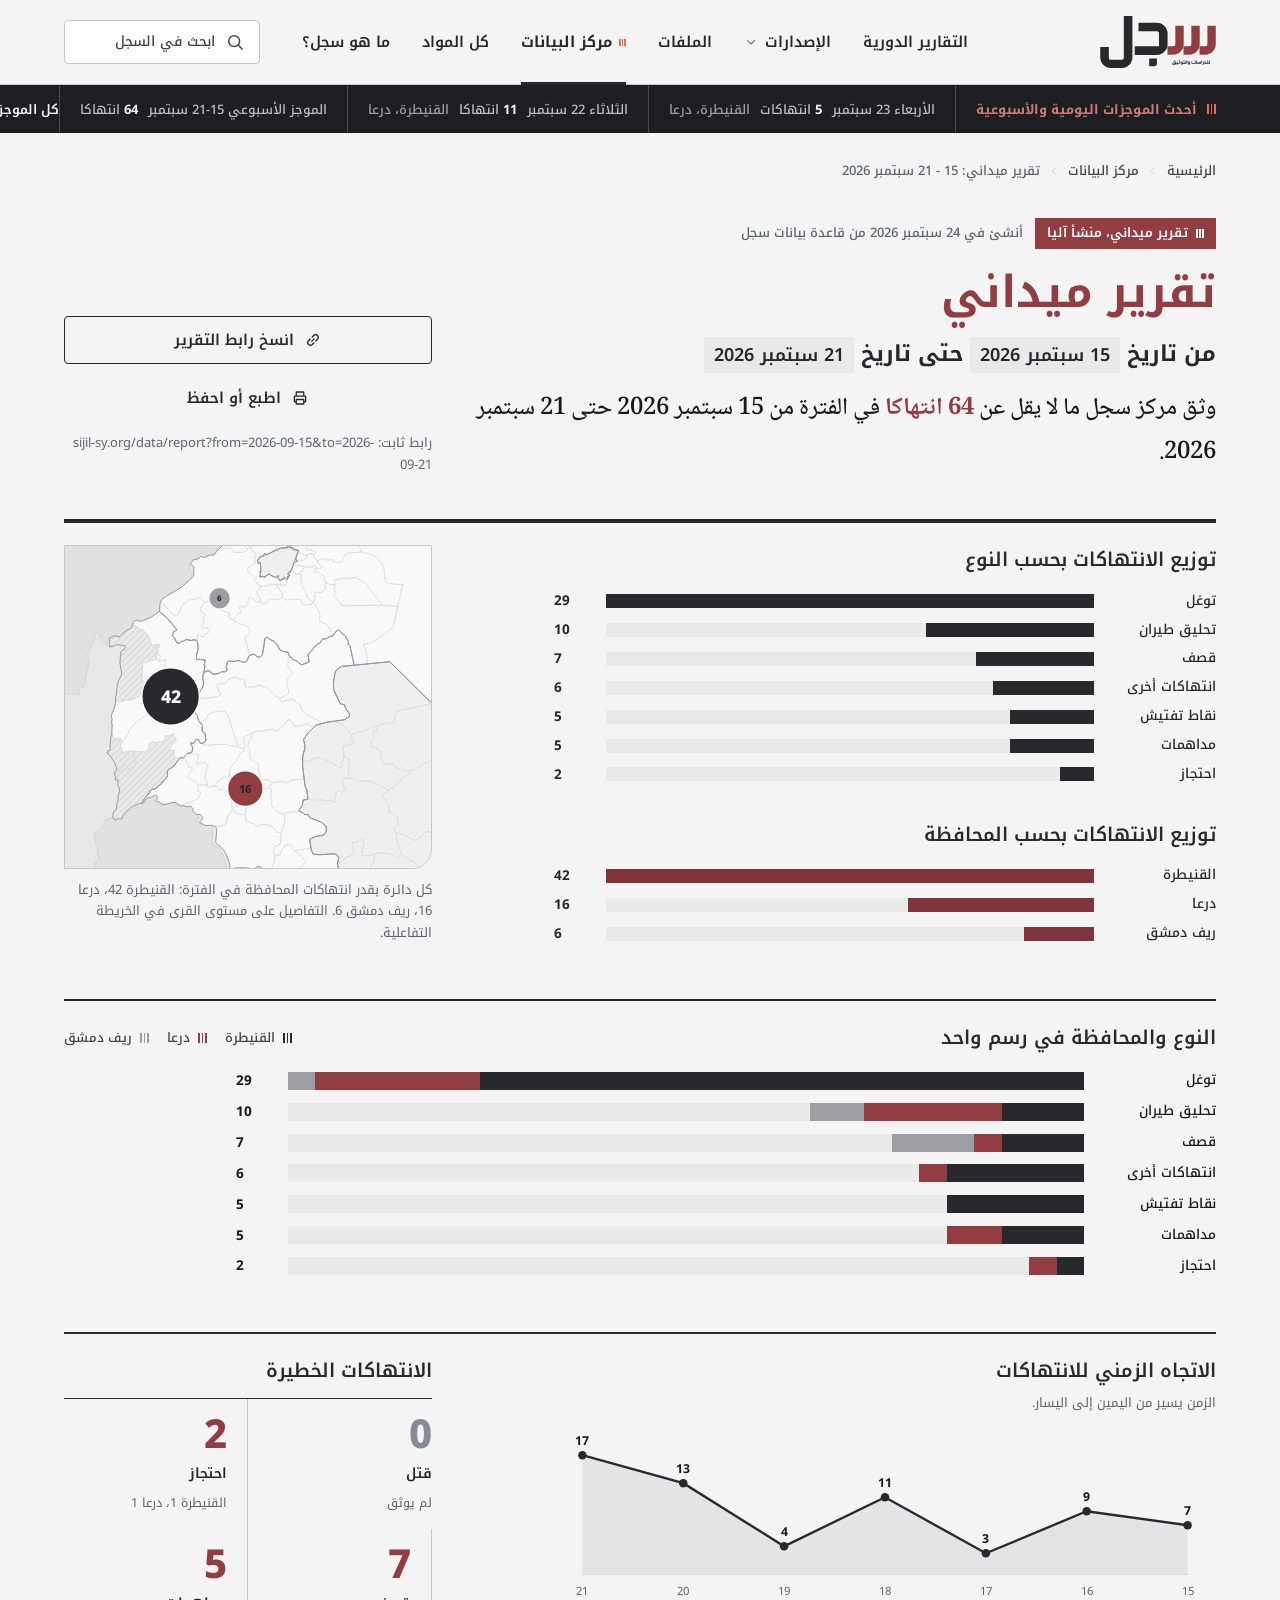
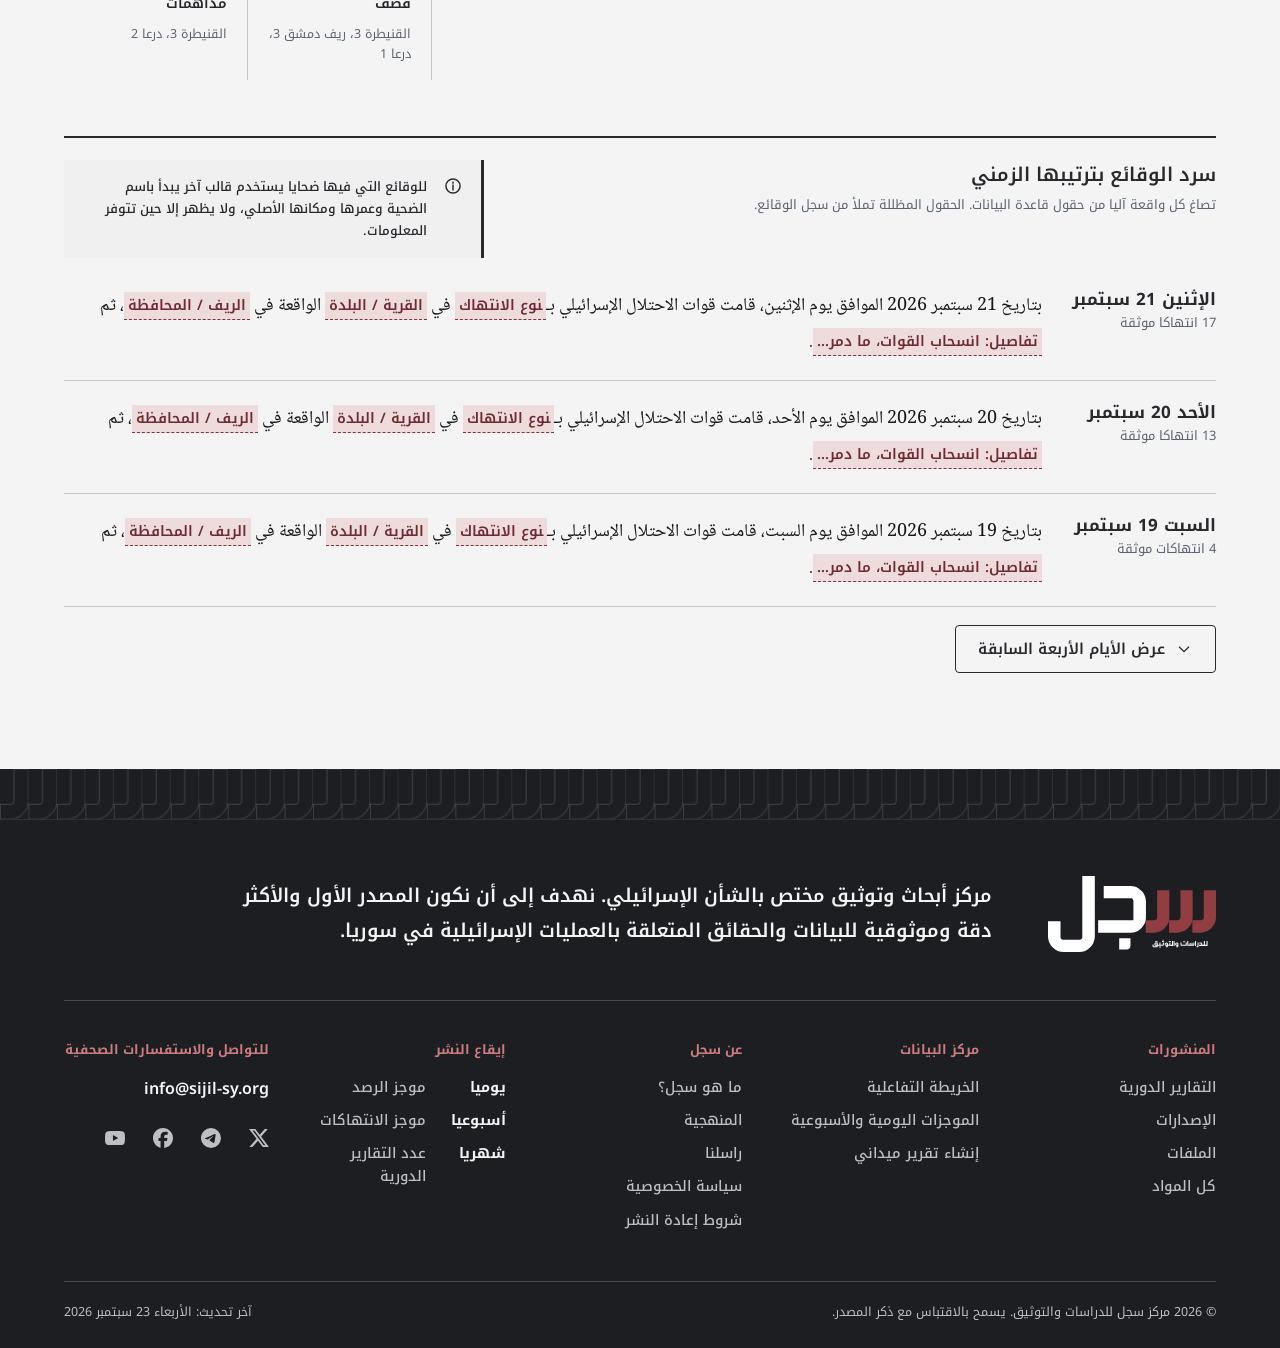
<file: field-report.html>
<!doctype html>
<html lang="ar" dir="rtl">
<head>
<meta charset="utf-8">
<meta name="viewport" content="width=device-width, initial-scale=1">
<title>تقرير ميداني: 15 - 21 سبتمبر 2026 | سجل</title>
<meta name="description" content="تقرير ميداني منشأ آليا لفترة مختارة.">
<meta name="theme-color" content="#27292D">
<script>(function(h){h.classList.add('js');try{if(!matchMedia('(prefers-reduced-motion: reduce)').matches){var k='sj-first:'+location.pathname;if(!sessionStorage.getItem(k)){h.classList.add('first-view');sessionStorage.setItem(k,'1');setTimeout(function(){if(!window.__sjReady)h.classList.add('first-done')},4000)}}}catch(e){}})(document.documentElement)</script>
<link rel="icon" href="assets/img/sijil-icon-circle.svg" type="image/svg+xml">
<link rel="preconnect" href="https://fonts.googleapis.com"><link rel="preconnect" href="https://fonts.gstatic.com" crossorigin>
<link href="https://fonts.googleapis.com/css2?family=Noto+Kufi+Arabic:wght@400;500;600;700;800&amp;family=Noto+Naskh+Arabic:wght@400;500;600;700&amp;family=DM+Mono:wght@400;500&amp;display=swap" rel="stylesheet">
<link rel="stylesheet" href="assets/css/sijil.css?v=28">
<link rel="stylesheet" href="assets/css/site.css?v=28">
</head>
<body>
<div class="sj site" data-page="field-report">
<a class="sr skip" href="#main">تخط إلى المحتوى</a>
<div class="bp-d"></div><header class="site-head bp-d"><div class="masthead"><div class="container masthead__bar"><a class="brand" href="index.html" aria-label="مركز سجل للدراسات والتوثيق، الرئيسية"><img loading="lazy" decoding="async" src="assets/img/sijil-logo-full.svg" alt="سجل للدراسات والتوثيق" style="height:52px;width:116px"><span class="brand__desc">مركز سوري لرصد العمليات الإسرائيلية وتوثيقها وتحليلها</span></a><nav class="nav" aria-label="التنقل الرئيسي"><a class="nav__a" href="reports.html">التقارير الدورية</a><a class="nav__a" href="tag.html" aria-haspopup="true" aria-expanded="false" aria-controls="mega" data-mega>الإصدارات<svg class="ic " viewBox="0 0 24 24" aria-hidden="true"><path d="M6 9.5l6 6 6-6"/></svg></a><a class="nav__a" href="tag.html">الملفات</a><a class="nav__a is-active" href="data.html" aria-current="page"><span class="sq sq--live" style="width:7px;height:7px" aria-hidden="true"></span>مركز البيانات</a><a class="nav__a" href="archive.html">كل المواد</a><a class="nav__a" href="about.html">ما هو سجل؟</a></nav><a class="search-btn" href="search.html" aria-label="ابحث في موقع سجل"><svg class="ic " viewBox="0 0 24 24" aria-hidden="true"><circle cx="11" cy="11" r="6.5"/><path d="M16 16l4.5 4.5"/></svg><span>ابحث في السجل</span></a></div></div><div class="mega" id="mega" hidden><div class="container" style="padding-block:28px 32px;display:grid;grid-template-columns:repeat(12,minmax(0,1fr));gap:24px"><div class="mega__col" style="grid-column:span 3"><h3>جغرافيا</h3><a href="tag.html">سوريا وإسرائيل<svg class="ic ic--sm" viewBox="0 0 24 24" aria-hidden="true"><path d="M14.5 6l-6 6 6 6"/></svg></a><a href="tag.html">الداخل الإسرائيلي<svg class="ic ic--sm" viewBox="0 0 24 24" aria-hidden="true"><path d="M14.5 6l-6 6 6 6"/></svg></a><a href="tag.html">إسرائيل والشرق الأوسط<svg class="ic ic--sm" viewBox="0 0 24 24" aria-hidden="true"><path d="M14.5 6l-6 6 6 6"/></svg></a><a href="tag.html">إسرائيل والعالم<svg class="ic ic--sm" viewBox="0 0 24 24" aria-hidden="true"><path d="M14.5 6l-6 6 6 6"/></svg></a><a href="tag.html">جيوسياسة<svg class="ic ic--sm" viewBox="0 0 24 24" aria-hidden="true"><path d="M14.5 6l-6 6 6 6"/></svg></a></div><div class="mega__col" style="grid-column:span 5"><h3>موضوعيا</h3><div style="display:grid;grid-template-columns:1fr 1fr;column-gap:24px"><a href="tag.html">قوة خشنة<svg class="ic ic--sm" viewBox="0 0 24 24" aria-hidden="true"><path d="M14.5 6l-6 6 6 6"/></svg></a><a href="tag.html">الاستيطان<svg class="ic ic--sm" viewBox="0 0 24 24" aria-hidden="true"><path d="M14.5 6l-6 6 6 6"/></svg></a><a href="tag.html">المياه<svg class="ic ic--sm" viewBox="0 0 24 24" aria-hidden="true"><path d="M14.5 6l-6 6 6 6"/></svg></a><a href="tag.html">المحتجزون في السجون الإسرائيلية<svg class="ic ic--sm" viewBox="0 0 24 24" aria-hidden="true"><path d="M14.5 6l-6 6 6 6"/></svg></a><a href="tag.html">القواعد العسكرية<svg class="ic ic--sm" viewBox="0 0 24 24" aria-hidden="true"><path d="M14.5 6l-6 6 6 6"/></svg></a><a href="tag.html">مشروع سوفا<svg class="ic ic--sm" viewBox="0 0 24 24" aria-hidden="true"><path d="M14.5 6l-6 6 6 6"/></svg></a><a href="tag.html">عمليات التجريف والحفر<svg class="ic ic--sm" viewBox="0 0 24 24" aria-hidden="true"><path d="M14.5 6l-6 6 6 6"/></svg></a><a href="tag.html">إحاطات ميدانية<svg class="ic ic--sm" viewBox="0 0 24 24" aria-hidden="true"><path d="M14.5 6l-6 6 6 6"/></svg></a><a href="tag.html">ترجمات<svg class="ic ic--sm" viewBox="0 0 24 24" aria-hidden="true"><path d="M14.5 6l-6 6 6 6"/></svg></a></div></div><div style="grid-column:span 4;border-inline-start:1px solid var(--border);padding-inline-start:24px;display:flex;flex-direction:column;gap:12px"><span class="t-label">الأحدث في الإصدارات</span><a href="article.html" tabindex="-1" aria-hidden="true"><div class="frame" style=""><img loading="lazy" decoding="async" src="assets/img/img-latam.webp" alt=""></div></a><span class="tag tag--analysis ">مقال تحليلي <span class="tag__sub">ورقة بحثية</span></span><a href="article.html" style="font:700 16px/1.6 var(--font-kufi)">تحولات علاقة دولة الاحتلال بأمريكا اللاتينية</a><a class="link-arrow " href="tag.html"><span>كل الإصدارات</span><svg class="ic " viewBox="0 0 24 24" aria-hidden="true"><path d="M19 12H5.5M11 6l-6 6 6 6"/></svg></a></div></div></div></header><div class="bp-d"><section class="monbar inv" aria-label="أحدث الموجزات اليومية والأسبوعية"><div class="container"><span class="monbar__label"><span class="sq sq--live" aria-hidden="true"></span>أحدث الموجزات اليومية والأسبوعية</span><a class="monbar__item" href="brief.html"><span>الأربعاء 23 سبتمبر</span><span><b>5</b> انتهاكات</span><span style="opacity:.8">القنيطرة، درعا</span></a><a class="monbar__item" href="brief.html"><span>الثلاثاء 22 سبتمبر</span><span><b>11</b> انتهاكا</span><span style="opacity:.8">القنيطرة، درعا</span></a><a class="monbar__item" href="brief.html"><span>الموجز الأسبوعي 15-21 سبتمبر</span><span><b>64</b> انتهاكا</span></a><a class="monbar__more" href="data.html">كل الموجزات<svg class="ic ic--sm" viewBox="0 0 24 24" aria-hidden="true"><path d="M19 12H5.5M11 6l-6 6 6 6"/></svg></a></div></section></div><header class="masthead site-head bp-tm"><div class="container" style="height:64px;display:flex;align-items:center;justify-content:space-between"><a class="brand" href="index.html" aria-label="مركز سجل، الرئيسية"><img loading="lazy" decoding="async" src="assets/img/sijil-logo-full.svg" alt="سجل للدراسات والتوثيق" style="height:42px;width:93px"></a><div style="display:flex;gap:8px"><a class="icon-btn" href="search.html" aria-label="بحث"><svg class="ic " viewBox="0 0 24 24" aria-hidden="true"><circle cx="11" cy="11" r="6.5"/><path d="M16 16l4.5 4.5"/></svg></a><button class="icon-btn" type="button" aria-label="القائمة" aria-expanded="false" aria-controls="menu" data-menu-open style="background:var(--navy-800);color:var(--paper-100);border-color:var(--navy-800)"><svg class="ic " viewBox="0 0 24 24" aria-hidden="true"><path d="M4 7h16M4 12h16M4 17h10"/></svg></button></div></div></header><div class="bp-tm"><section class="monbar inv" aria-label="أحدث الموجزات اليومية والأسبوعية" style="height:auto"><div class="container" style="height:52px;gap:0;overflow:hidden"><span class="monbar__label" style="padding-inline-end:12px"><span class="sq sq--live" aria-hidden="true"></span>أحدث الموجزات</span><a class="monbar__item" href="brief.html" style="padding-inline:12px;border:0"><span>الأربعاء 23 سبتمبر</span><span><b>5</b> انتهاكات</span></a><a class="monbar__more" href="data.html" aria-label="كل الموجزات"><svg class="ic ic--sm" viewBox="0 0 24 24" aria-hidden="true"><path d="M19 12H5.5M11 6l-6 6 6 6"/></svg></a></div></section></div>
<main id="main">
<section class="container" style="padding-top:28px">
 <nav class="crumbs" aria-label="مسار التصفح"><a href="index.html">الرئيسية</a><svg class="ic " viewBox="0 0 24 24" aria-hidden="true"><path d="M14.5 6l-6 6 6 6"/></svg><a href="data.html">مركز البيانات</a><svg class="ic " viewBox="0 0 24 24" aria-hidden="true"><path d="M14.5 6l-6 6 6 6"/></svg><span aria-current="page">تقرير ميداني: 15 - 21 سبتمبر 2026</span></nav>
 <div class="grid-12" style="margin-top:36px;align-items:end">
  <header style="grid-column:1 / span 8;display:flex;flex-direction:column;gap:14px">
   <div class="row" style="gap:12px"><span class="tag tag--solid tag--monitor">تقرير ميداني، منشأ آليا</span><span class="t-meta">أنشئ في 24 سبتمبر 2026 من قاعدة بيانات سجل</span></div>
   <h1 class="t-h1" style="color:var(--navy-800)">تقرير ميداني</h1>
   <p style="font:700 22px/1.6 var(--font-kufi);color:var(--ink-800)">من تاريخ <span class="date-tag" style="font-size:18px;height:36px">15 سبتمبر 2026</span> حتى تاريخ <span class="date-tag" style="font-size:18px;height:36px">21 سبتمبر 2026</span></p>
   <p class="t-lead" style="font-size:24px;color:var(--ink-900)">وثق مركز سجل ما لا يقل عن <b style="color:var(--type-monitor)">64 انتهاكا</b> في الفترة من 15 سبتمبر 2026 حتى 21 سبتمبر 2026.</p>
  </header>
  <div style="grid-column:9 / span 4;display:flex;flex-direction:column;gap:10px;align-items:stretch">
   <a class="btn btn--secondary btn--block" href="#" data-act="copy-link" data-url="https://sijil-sy.org/data/report?from=2026-09-15&amp;to=2026-09-21"><svg class="ic " viewBox="0 0 24 24" aria-hidden="true"><path d="M10.5 13.5l3-3M8 11l-2 2a3.5 3.5 0 0 0 5 5l2-2M16 13l2-2a3.5 3.5 0 0 0-5-5l-2 2"/></svg><span>انسخ رابط التقرير</span></a><a class="btn btn--ghost btn--block" href="#" data-act="print"><svg class="ic " viewBox="0 0 24 24" aria-hidden="true"><path d="M7 9V4h10v5M7 17H4.5V9.5h15V17H17M7 14h10v6H7z"/></svg><span>اطبع أو احفظ</span></a>
   <div class="t-caption">رابط ثابت: <span class="ltr">sijil-sy.org/data/report?from=2026-09-15&amp;to=2026-09-21</span></div>
  </div>
 </div>
</section>
<section class="container" style="margin-top:44px">
 <div class="grid-12" style="border-top:4px solid var(--navy-800);padding-top:22px;align-items:stretch">
  <div style="grid-column:1 / span 7;display:flex;flex-direction:column;gap:36px">
   <div><h2 class="t-h4" style="color:var(--navy-800);margin-bottom:16px">توزيع الانتهاكات بحسب النوع</h2><div class="hbars"><div class="hbar" style="grid-template-columns:110px minmax(0,1fr) 40px"><span>توغل</span><span class="hbar__track"><span class="hbar__fill" style="display:block;width:100.0%;--c:var(--navy-800)"></span></span><span class="hbar__v">29</span></div><div class="hbar" style="grid-template-columns:110px minmax(0,1fr) 40px"><span>تحليق طيران</span><span class="hbar__track"><span class="hbar__fill" style="display:block;width:34.5%;--c:var(--navy-800)"></span></span><span class="hbar__v">10</span></div><div class="hbar" style="grid-template-columns:110px minmax(0,1fr) 40px"><span>قصف</span><span class="hbar__track"><span class="hbar__fill" style="display:block;width:24.1%;--c:var(--navy-800)"></span></span><span class="hbar__v">7</span></div><div class="hbar" style="grid-template-columns:110px minmax(0,1fr) 40px"><span>انتهاكات أخرى</span><span class="hbar__track"><span class="hbar__fill" style="display:block;width:20.7%;--c:var(--navy-800)"></span></span><span class="hbar__v">6</span></div><div class="hbar" style="grid-template-columns:110px minmax(0,1fr) 40px"><span>نقاط تفتيش</span><span class="hbar__track"><span class="hbar__fill" style="display:block;width:17.2%;--c:var(--navy-800)"></span></span><span class="hbar__v">5</span></div><div class="hbar" style="grid-template-columns:110px minmax(0,1fr) 40px"><span>مداهمات</span><span class="hbar__track"><span class="hbar__fill" style="display:block;width:17.2%;--c:var(--navy-800)"></span></span><span class="hbar__v">5</span></div><div class="hbar" style="grid-template-columns:110px minmax(0,1fr) 40px"><span>احتجاز</span><span class="hbar__track"><span class="hbar__fill" style="display:block;width:6.9%;--c:var(--navy-800)"></span></span><span class="hbar__v">2</span></div></div></div>
   <div><h2 class="t-h4" style="color:var(--navy-800);margin-bottom:16px">توزيع الانتهاكات بحسب المحافظة</h2><div class="hbars"><div class="hbar" style="grid-template-columns:110px minmax(0,1fr) 40px"><span>القنيطرة</span><span class="hbar__track"><span class="hbar__fill" style="display:block;width:100.0%;--c:var(--gold-600)"></span></span><span class="hbar__v">42</span></div><div class="hbar" style="grid-template-columns:110px minmax(0,1fr) 40px"><span>درعا</span><span class="hbar__track"><span class="hbar__fill" style="display:block;width:38.1%;--c:var(--gold-600)"></span></span><span class="hbar__v">16</span></div><div class="hbar" style="grid-template-columns:110px minmax(0,1fr) 40px"><span>ريف دمشق</span><span class="hbar__track"><span class="hbar__fill" style="display:block;width:14.3%;--c:var(--gold-600)"></span></span><span class="hbar__v">6</span></div></div></div>
  </div>
  <figure class="map-col" style="grid-column:9 / span 4">
   <div class="map map--fill" style="background:var(--paper-200);border:1px solid var(--border)"><img fetchpriority="high" decoding="async" src="assets/img/map_report.svg" alt="خريطة الفترة: 42 انتهاكا في القنيطرة و16 في درعا و6 في ريف دمشق"><svg class="map__over" viewBox="0 0 560 520" preserveAspectRatio="xMidYMid slice" aria-hidden="true"><circle cx="161.6" cy="244.4" r="44.0" fill="#27292D" stroke="#FFFFFF" stroke-width="2"/><text x="161.6" y="254.1" text-anchor="middle" font-family="Noto Kufi Arabic" font-weight="800" font-size="27" fill="#FFFFFF">42</text><circle cx="275.9" cy="385.4" r="27.2" fill="#923D42" stroke="#FFFFFF" stroke-width="2"/><text x="275.9" y="391.5" text-anchor="middle" font-family="Noto Kufi Arabic" font-weight="800" font-size="17" fill="#27292D">16</text><circle cx="236.5" cy="94.0" r="16.6" fill="#9C9EA3" stroke="#FFFFFF" stroke-width="2"/><text x="236.5" y="98.3" text-anchor="middle" font-family="Noto Kufi Arabic" font-weight="800" font-size="12" fill="#27292D">6</text></svg></div>
   <figcaption class="t-caption">كل دائرة بقدر انتهاكات المحافظة في الفترة: القنيطرة 42، درعا 16، ريف دمشق 6. التفاصيل على مستوى القرى في الخريطة التفاعلية.</figcaption>
  </figure>
 </div>
</section>
<section class="container" style="margin-top:56px">
 <div style="border-top:2px solid var(--navy-800);padding-top:22px">
  <div class="row between" style="margin-bottom:18px"><h2 class="t-h4" style="color:var(--navy-800)">النوع والمحافظة في رسم واحد</h2><div class="legend"><span><i style="--c:var(--navy-800)"></i>القنيطرة</span><span><i style="--c:var(--gold-500)"></i>درعا</span><span><i style="--c:var(--navy-300)"></i>ريف دمشق</span></div></div>
  <div style="display:flex;flex-direction:column;gap:12px;max-width:980px;position:relative" data-bartips><div class="bar-row" tabindex="0" data-tip="{&quot;t&quot;: &quot;توغل&quot;, &quot;n&quot;: 29, &quot;v&quot;: [[&quot;القنيطرة&quot;, 22], [&quot;درعا&quot;, 6], [&quot;ريف دمشق&quot;, 1]]}" style="display:grid;grid-template-columns:120px minmax(0,1fr) 40px;gap:12px;align-items:center"><span style="font:500 13.5px/1.4 var(--font-kufi)">توغل</span><span style="display:flex;height:18px;background:var(--paper-200)"><span style="display:block;height:100%;width:75.86%;background:var(--navy-800)" title="القنيطرة: 22"></span><span style="display:block;height:100%;width:20.69%;background:var(--gold-500)" title="درعا: 6"></span><span style="display:block;height:100%;width:3.45%;background:var(--navy-300)" title="ريف دمشق: 1"></span></span><span style="font:700 13.5px/1 var(--font-kufi);text-align:end">29</span></div><div class="bar-row" tabindex="0" data-tip="{&quot;t&quot;: &quot;تحليق طيران&quot;, &quot;n&quot;: 10, &quot;v&quot;: [[&quot;القنيطرة&quot;, 3], [&quot;درعا&quot;, 5], [&quot;ريف دمشق&quot;, 2]]}" style="display:grid;grid-template-columns:120px minmax(0,1fr) 40px;gap:12px;align-items:center"><span style="font:500 13.5px/1.4 var(--font-kufi)">تحليق طيران</span><span style="display:flex;height:18px;background:var(--paper-200)"><span style="display:block;height:100%;width:10.34%;background:var(--navy-800)" title="القنيطرة: 3"></span><span style="display:block;height:100%;width:17.24%;background:var(--gold-500)" title="درعا: 5"></span><span style="display:block;height:100%;width:6.90%;background:var(--navy-300)" title="ريف دمشق: 2"></span></span><span style="font:700 13.5px/1 var(--font-kufi);text-align:end">10</span></div><div class="bar-row" tabindex="0" data-tip="{&quot;t&quot;: &quot;قصف&quot;, &quot;n&quot;: 7, &quot;v&quot;: [[&quot;القنيطرة&quot;, 3], [&quot;درعا&quot;, 1], [&quot;ريف دمشق&quot;, 3]]}" style="display:grid;grid-template-columns:120px minmax(0,1fr) 40px;gap:12px;align-items:center"><span style="font:500 13.5px/1.4 var(--font-kufi)">قصف</span><span style="display:flex;height:18px;background:var(--paper-200)"><span style="display:block;height:100%;width:10.34%;background:var(--navy-800)" title="القنيطرة: 3"></span><span style="display:block;height:100%;width:3.45%;background:var(--gold-500)" title="درعا: 1"></span><span style="display:block;height:100%;width:10.34%;background:var(--navy-300)" title="ريف دمشق: 3"></span></span><span style="font:700 13.5px/1 var(--font-kufi);text-align:end">7</span></div><div class="bar-row" tabindex="0" data-tip="{&quot;t&quot;: &quot;انتهاكات أخرى&quot;, &quot;n&quot;: 6, &quot;v&quot;: [[&quot;القنيطرة&quot;, 5], [&quot;درعا&quot;, 1], [&quot;ريف دمشق&quot;, 0]]}" style="display:grid;grid-template-columns:120px minmax(0,1fr) 40px;gap:12px;align-items:center"><span style="font:500 13.5px/1.4 var(--font-kufi)">انتهاكات أخرى</span><span style="display:flex;height:18px;background:var(--paper-200)"><span style="display:block;height:100%;width:17.24%;background:var(--navy-800)" title="القنيطرة: 5"></span><span style="display:block;height:100%;width:3.45%;background:var(--gold-500)" title="درعا: 1"></span></span><span style="font:700 13.5px/1 var(--font-kufi);text-align:end">6</span></div><div class="bar-row" tabindex="0" data-tip="{&quot;t&quot;: &quot;نقاط تفتيش&quot;, &quot;n&quot;: 5, &quot;v&quot;: [[&quot;القنيطرة&quot;, 5], [&quot;درعا&quot;, 0], [&quot;ريف دمشق&quot;, 0]]}" style="display:grid;grid-template-columns:120px minmax(0,1fr) 40px;gap:12px;align-items:center"><span style="font:500 13.5px/1.4 var(--font-kufi)">نقاط تفتيش</span><span style="display:flex;height:18px;background:var(--paper-200)"><span style="display:block;height:100%;width:17.24%;background:var(--navy-800)" title="القنيطرة: 5"></span></span><span style="font:700 13.5px/1 var(--font-kufi);text-align:end">5</span></div><div class="bar-row" tabindex="0" data-tip="{&quot;t&quot;: &quot;مداهمات&quot;, &quot;n&quot;: 5, &quot;v&quot;: [[&quot;القنيطرة&quot;, 3], [&quot;درعا&quot;, 2], [&quot;ريف دمشق&quot;, 0]]}" style="display:grid;grid-template-columns:120px minmax(0,1fr) 40px;gap:12px;align-items:center"><span style="font:500 13.5px/1.4 var(--font-kufi)">مداهمات</span><span style="display:flex;height:18px;background:var(--paper-200)"><span style="display:block;height:100%;width:10.34%;background:var(--navy-800)" title="القنيطرة: 3"></span><span style="display:block;height:100%;width:6.90%;background:var(--gold-500)" title="درعا: 2"></span></span><span style="font:700 13.5px/1 var(--font-kufi);text-align:end">5</span></div><div class="bar-row" tabindex="0" data-tip="{&quot;t&quot;: &quot;احتجاز&quot;, &quot;n&quot;: 2, &quot;v&quot;: [[&quot;القنيطرة&quot;, 1], [&quot;درعا&quot;, 1], [&quot;ريف دمشق&quot;, 0]]}" style="display:grid;grid-template-columns:120px minmax(0,1fr) 40px;gap:12px;align-items:center"><span style="font:500 13.5px/1.4 var(--font-kufi)">احتجاز</span><span style="display:flex;height:18px;background:var(--paper-200)"><span style="display:block;height:100%;width:3.45%;background:var(--navy-800)" title="القنيطرة: 1"></span><span style="display:block;height:100%;width:3.45%;background:var(--gold-500)" title="درعا: 1"></span></span><span style="font:700 13.5px/1 var(--font-kufi);text-align:end">2</span></div></div>
 </div>
</section>
<section class="container" style="margin-top:56px">
 <div class="grid-12" style="border-top:2px solid var(--navy-800);padding-top:22px">
  <div style="grid-column:1 / span 7"><h2 class="t-h4" style="color:var(--navy-800);margin-bottom:6px">الاتجاه الزمني للانتهاكات</h2><p class="t-caption" style="margin-bottom:10px">الزمن يسير من اليمين إلى اليسار.</p><svg class="trend--d" viewBox="0 0 700 190" width="100%" role="img" aria-label="الاتجاه اليومي للانتهاكات بين 15 و21 سبتمبر" style="direction:ltr"><line x1="30" x2="670" y1="160" y2="160" stroke="#C7C7C7"/><polygon points="670.0,160 670.0,108.1 563.3,93.3 456.7,137.8 350.0,78.5 243.3,130.4 136.7,63.6 30.0,34.0 30.0,160" fill="#E4E4E6"/><polyline points="670.0,108.1 563.3,93.3 456.7,137.8 350.0,78.5 243.3,130.4 136.7,63.6 30.0,34.0" fill="none" stroke="#27292D" stroke-width="2.5"/><circle cx="670.0" cy="108.1" r="4.5" fill="#27292D"/><text x="670.0" y="97.1" text-anchor="middle" font-family="Noto Kufi Arabic" font-weight="700" font-size="13" fill="#17181B">7</text><text x="670.0" y="182" text-anchor="middle" font-family="Noto Kufi Arabic" font-size="12" fill="#5B6470">15</text><circle cx="563.3" cy="93.3" r="4.5" fill="#27292D"/><text x="563.3" y="82.3" text-anchor="middle" font-family="Noto Kufi Arabic" font-weight="700" font-size="13" fill="#17181B">9</text><text x="563.3" y="182" text-anchor="middle" font-family="Noto Kufi Arabic" font-size="12" fill="#5B6470">16</text><circle cx="456.7" cy="137.8" r="4.5" fill="#27292D"/><text x="456.7" y="126.8" text-anchor="middle" font-family="Noto Kufi Arabic" font-weight="700" font-size="13" fill="#17181B">3</text><text x="456.7" y="182" text-anchor="middle" font-family="Noto Kufi Arabic" font-size="12" fill="#5B6470">17</text><circle cx="350.0" cy="78.5" r="4.5" fill="#27292D"/><text x="350.0" y="67.5" text-anchor="middle" font-family="Noto Kufi Arabic" font-weight="700" font-size="13" fill="#17181B">11</text><text x="350.0" y="182" text-anchor="middle" font-family="Noto Kufi Arabic" font-size="12" fill="#5B6470">18</text><circle cx="243.3" cy="130.4" r="4.5" fill="#27292D"/><text x="243.3" y="119.4" text-anchor="middle" font-family="Noto Kufi Arabic" font-weight="700" font-size="13" fill="#17181B">4</text><text x="243.3" y="182" text-anchor="middle" font-family="Noto Kufi Arabic" font-size="12" fill="#5B6470">19</text><circle cx="136.7" cy="63.6" r="4.5" fill="#27292D"/><text x="136.7" y="52.6" text-anchor="middle" font-family="Noto Kufi Arabic" font-weight="700" font-size="13" fill="#17181B">13</text><text x="136.7" y="182" text-anchor="middle" font-family="Noto Kufi Arabic" font-size="12" fill="#5B6470">20</text><circle cx="30.0" cy="34.0" r="4.5" fill="#27292D"/><text x="30.0" y="23.0" text-anchor="middle" font-family="Noto Kufi Arabic" font-weight="700" font-size="13" fill="#17181B">17</text><text x="30.0" y="182" text-anchor="middle" font-family="Noto Kufi Arabic" font-size="12" fill="#5B6470">21</text></svg><svg class="trend--m" viewBox="0 0 340 200" width="100%" role="img" aria-label="الاتجاه اليومي للانتهاكات بين 15 و21 سبتمبر" style="direction:ltr"><line x1="18" x2="322" y1="170" y2="170" stroke="#C7C7C7"/><polygon points="322.0,170 322.0,114.0 271.3,98.0 220.7,146.0 170.0,82.0 119.3,138.0 68.7,66.0 18.0,34.0 18.0,170" fill="#E4E4E6"/><polyline points="322.0,114.0 271.3,98.0 220.7,146.0 170.0,82.0 119.3,138.0 68.7,66.0 18.0,34.0" fill="none" stroke="#27292D" stroke-width="2.5"/><circle cx="322.0" cy="114.0" r="4.5" fill="#27292D"/><text x="322.0" y="103.0" text-anchor="middle" font-family="Noto Kufi Arabic" font-weight="700" font-size="12" fill="#17181B">7</text><text x="322.0" y="192" text-anchor="middle" font-family="Noto Kufi Arabic" font-size="11" fill="#5B6470">15</text><circle cx="271.3" cy="98.0" r="4.5" fill="#27292D"/><text x="271.3" y="87.0" text-anchor="middle" font-family="Noto Kufi Arabic" font-weight="700" font-size="12" fill="#17181B">9</text><text x="271.3" y="192" text-anchor="middle" font-family="Noto Kufi Arabic" font-size="11" fill="#5B6470">16</text><circle cx="220.7" cy="146.0" r="4.5" fill="#27292D"/><text x="220.7" y="135.0" text-anchor="middle" font-family="Noto Kufi Arabic" font-weight="700" font-size="12" fill="#17181B">3</text><text x="220.7" y="192" text-anchor="middle" font-family="Noto Kufi Arabic" font-size="11" fill="#5B6470">17</text><circle cx="170.0" cy="82.0" r="4.5" fill="#27292D"/><text x="170.0" y="71.0" text-anchor="middle" font-family="Noto Kufi Arabic" font-weight="700" font-size="12" fill="#17181B">11</text><text x="170.0" y="192" text-anchor="middle" font-family="Noto Kufi Arabic" font-size="11" fill="#5B6470">18</text><circle cx="119.3" cy="138.0" r="4.5" fill="#27292D"/><text x="119.3" y="127.0" text-anchor="middle" font-family="Noto Kufi Arabic" font-weight="700" font-size="12" fill="#17181B">4</text><text x="119.3" y="192" text-anchor="middle" font-family="Noto Kufi Arabic" font-size="11" fill="#5B6470">19</text><circle cx="68.7" cy="66.0" r="4.5" fill="#27292D"/><text x="68.7" y="55.0" text-anchor="middle" font-family="Noto Kufi Arabic" font-weight="700" font-size="12" fill="#17181B">13</text><text x="68.7" y="192" text-anchor="middle" font-family="Noto Kufi Arabic" font-size="11" fill="#5B6470">20</text><circle cx="18.0" cy="34.0" r="4.5" fill="#27292D"/><text x="18.0" y="23.0" text-anchor="middle" font-family="Noto Kufi Arabic" font-weight="700" font-size="12" fill="#17181B">17</text><text x="18.0" y="192" text-anchor="middle" font-family="Noto Kufi Arabic" font-size="11" fill="#5B6470">21</text></svg></div>
  <div style="grid-column:9 / span 4"><h2 class="t-h4" style="color:var(--navy-800);margin-bottom:12px">الانتهاكات الخطيرة</h2><div class="stats" style="grid-auto-flow:row;grid-template-columns:1fr 1fr;border-top-width:1px"><div class="stat" style="padding-block:16px"><div class="stat__num" style="font-size:40px;color:var(--ink-400)">0</div><div class="stat__label">قتل</div><div class="stat__ctx">لم يوثق</div></div><div class="stat" style="padding-block:16px"><div class="stat__num" style="font-size:40px;color:var(--type-monitor)">2</div><div class="stat__label">احتجاز</div><div class="stat__ctx">القنيطرة 1، درعا 1</div></div><div class="stat" style="padding-block:16px"><div class="stat__num" style="font-size:40px;color:var(--type-monitor)">7</div><div class="stat__label">قصف</div><div class="stat__ctx">القنيطرة 3، ريف دمشق 3، درعا 1</div></div><div class="stat" style="padding-block:16px"><div class="stat__num" style="font-size:40px;color:var(--type-monitor)">5</div><div class="stat__label">مداهمات</div><div class="stat__ctx">القنيطرة 3، درعا 2</div></div></div></div>
 </div>
</section>
<section class="container" style="margin-top:56px;padding-bottom:96px">
 <div style="border-top:2px solid var(--navy-800);padding-top:22px">
  <div class="row between" style="align-items:flex-start;gap:24px"><div><h2 class="t-h4" style="color:var(--navy-800)">سرد الوقائع بترتيبها الزمني</h2><p class="t-caption" style="margin-top:4px">تصاغ كل واقعة آليا من حقول قاعدة البيانات. الحقول المظللة تملأ من سجل الوقائع.</p></div>
   <div class="alert alert--info" style="max-width:420px;font-size:13px"><span><svg class="ic " viewBox="0 0 24 24" aria-hidden="true"><circle cx="12" cy="12" r="8.5"/><path d="M12 11v5.5M12 7.5v1"/></svg></span><span>للوقائع التي فيها ضحايا يستخدم قالب آخر يبدأ باسم الضحية وعمرها ومكانها الأصلي، ولا يظهر إلا حين تتوفر المعلومات.</span></div></div>
  <ol style="margin-top:10px"><li style="display:grid;grid-template-columns:150px minmax(0,1fr);gap:24px;padding:20px 0;border-bottom:1px solid var(--border)">
   <div><div style="font:700 17px/1.4 var(--font-kufi);color:var(--navy-800)">الإثنين 21 سبتمبر</div><div class="t-caption">17 انتهاكا موثقة</div></div>
   <p style="font:400 18px/2 var(--font-naskh)">بتاريخ 21 سبتمبر 2026 الموافق يوم الإثنين، قامت قوات الاحتلال الإسرائيلي بـ<span style="border-bottom:1.5px dashed var(--gold-600);background:var(--gold-100);padding:0 4px;font-family:var(--font-kufi);font-size:.8em;font-weight:600;color:var(--gold-700)">نوع الانتهاك</span> في <span style="border-bottom:1.5px dashed var(--gold-600);background:var(--gold-100);padding:0 4px;font-family:var(--font-kufi);font-size:.8em;font-weight:600;color:var(--gold-700)">القرية / البلدة</span> الواقعة في <span style="border-bottom:1.5px dashed var(--gold-600);background:var(--gold-100);padding:0 4px;font-family:var(--font-kufi);font-size:.8em;font-weight:600;color:var(--gold-700)">الريف / المحافظة</span>، ثم <span style="border-bottom:1.5px dashed var(--gold-600);background:var(--gold-100);padding:0 4px;font-family:var(--font-kufi);font-size:.8em;font-weight:600;color:var(--gold-700)">تفاصيل: انسحاب القوات، ما دمر…</span>.</p></li><li style="display:grid;grid-template-columns:150px minmax(0,1fr);gap:24px;padding:20px 0;border-bottom:1px solid var(--border)">
   <div><div style="font:700 17px/1.4 var(--font-kufi);color:var(--navy-800)">الأحد 20 سبتمبر</div><div class="t-caption">13 انتهاكا موثقة</div></div>
   <p style="font:400 18px/2 var(--font-naskh)">بتاريخ 20 سبتمبر 2026 الموافق يوم الأحد، قامت قوات الاحتلال الإسرائيلي بـ<span style="border-bottom:1.5px dashed var(--gold-600);background:var(--gold-100);padding:0 4px;font-family:var(--font-kufi);font-size:.8em;font-weight:600;color:var(--gold-700)">نوع الانتهاك</span> في <span style="border-bottom:1.5px dashed var(--gold-600);background:var(--gold-100);padding:0 4px;font-family:var(--font-kufi);font-size:.8em;font-weight:600;color:var(--gold-700)">القرية / البلدة</span> الواقعة في <span style="border-bottom:1.5px dashed var(--gold-600);background:var(--gold-100);padding:0 4px;font-family:var(--font-kufi);font-size:.8em;font-weight:600;color:var(--gold-700)">الريف / المحافظة</span>، ثم <span style="border-bottom:1.5px dashed var(--gold-600);background:var(--gold-100);padding:0 4px;font-family:var(--font-kufi);font-size:.8em;font-weight:600;color:var(--gold-700)">تفاصيل: انسحاب القوات، ما دمر…</span>.</p></li><li style="display:grid;grid-template-columns:150px minmax(0,1fr);gap:24px;padding:20px 0;border-bottom:1px solid var(--border)">
   <div><div style="font:700 17px/1.4 var(--font-kufi);color:var(--navy-800)">السبت 19 سبتمبر</div><div class="t-caption">4 انتهاكات موثقة</div></div>
   <p style="font:400 18px/2 var(--font-naskh)">بتاريخ 19 سبتمبر 2026 الموافق يوم السبت، قامت قوات الاحتلال الإسرائيلي بـ<span style="border-bottom:1.5px dashed var(--gold-600);background:var(--gold-100);padding:0 4px;font-family:var(--font-kufi);font-size:.8em;font-weight:600;color:var(--gold-700)">نوع الانتهاك</span> في <span style="border-bottom:1.5px dashed var(--gold-600);background:var(--gold-100);padding:0 4px;font-family:var(--font-kufi);font-size:.8em;font-weight:600;color:var(--gold-700)">القرية / البلدة</span> الواقعة في <span style="border-bottom:1.5px dashed var(--gold-600);background:var(--gold-100);padding:0 4px;font-family:var(--font-kufi);font-size:.8em;font-weight:600;color:var(--gold-700)">الريف / المحافظة</span>، ثم <span style="border-bottom:1.5px dashed var(--gold-600);background:var(--gold-100);padding:0 4px;font-family:var(--font-kufi);font-size:.8em;font-weight:600;color:var(--gold-700)">تفاصيل: انسحاب القوات، ما دمر…</span>.</p></li></ol>
  <div class="collapse" id="fr-more" data-open="false" inert><div class="collapse__in"><ol><li style="display:grid;grid-template-columns:150px minmax(0,1fr);gap:24px;padding:20px 0;border-bottom:1px solid var(--border)">
   <div><div style="font:700 17px/1.4 var(--font-kufi);color:var(--navy-800)">الجمعة 18 سبتمبر</div><div class="t-caption">11 انتهاكا موثقة</div></div>
   <p style="font:400 18px/2 var(--font-naskh)">بتاريخ 18 سبتمبر 2026 الموافق يوم الجمعة، قامت قوات الاحتلال الإسرائيلي بـ<span style="border-bottom:1.5px dashed var(--gold-600);background:var(--gold-100);padding:0 4px;font-family:var(--font-kufi);font-size:.8em;font-weight:600;color:var(--gold-700)">نوع الانتهاك</span> في <span style="border-bottom:1.5px dashed var(--gold-600);background:var(--gold-100);padding:0 4px;font-family:var(--font-kufi);font-size:.8em;font-weight:600;color:var(--gold-700)">القرية / البلدة</span> الواقعة في <span style="border-bottom:1.5px dashed var(--gold-600);background:var(--gold-100);padding:0 4px;font-family:var(--font-kufi);font-size:.8em;font-weight:600;color:var(--gold-700)">الريف / المحافظة</span>، ثم <span style="border-bottom:1.5px dashed var(--gold-600);background:var(--gold-100);padding:0 4px;font-family:var(--font-kufi);font-size:.8em;font-weight:600;color:var(--gold-700)">تفاصيل: انسحاب القوات، ما دمر…</span>.</p></li><li style="display:grid;grid-template-columns:150px minmax(0,1fr);gap:24px;padding:20px 0;border-bottom:1px solid var(--border)">
   <div><div style="font:700 17px/1.4 var(--font-kufi);color:var(--navy-800)">الخميس 17 سبتمبر</div><div class="t-caption">3 انتهاكات موثقة</div></div>
   <p style="font:400 18px/2 var(--font-naskh)">بتاريخ 17 سبتمبر 2026 الموافق يوم الخميس، قامت قوات الاحتلال الإسرائيلي بـ<span style="border-bottom:1.5px dashed var(--gold-600);background:var(--gold-100);padding:0 4px;font-family:var(--font-kufi);font-size:.8em;font-weight:600;color:var(--gold-700)">نوع الانتهاك</span> في <span style="border-bottom:1.5px dashed var(--gold-600);background:var(--gold-100);padding:0 4px;font-family:var(--font-kufi);font-size:.8em;font-weight:600;color:var(--gold-700)">القرية / البلدة</span> الواقعة في <span style="border-bottom:1.5px dashed var(--gold-600);background:var(--gold-100);padding:0 4px;font-family:var(--font-kufi);font-size:.8em;font-weight:600;color:var(--gold-700)">الريف / المحافظة</span>، ثم <span style="border-bottom:1.5px dashed var(--gold-600);background:var(--gold-100);padding:0 4px;font-family:var(--font-kufi);font-size:.8em;font-weight:600;color:var(--gold-700)">تفاصيل: انسحاب القوات، ما دمر…</span>.</p></li><li style="display:grid;grid-template-columns:150px minmax(0,1fr);gap:24px;padding:20px 0;border-bottom:1px solid var(--border)">
   <div><div style="font:700 17px/1.4 var(--font-kufi);color:var(--navy-800)">الأربعاء 16 سبتمبر</div><div class="t-caption">9 انتهاكات موثقة</div></div>
   <p style="font:400 18px/2 var(--font-naskh)">بتاريخ 16 سبتمبر 2026 الموافق يوم الأربعاء، قامت قوات الاحتلال الإسرائيلي بـ<span style="border-bottom:1.5px dashed var(--gold-600);background:var(--gold-100);padding:0 4px;font-family:var(--font-kufi);font-size:.8em;font-weight:600;color:var(--gold-700)">نوع الانتهاك</span> في <span style="border-bottom:1.5px dashed var(--gold-600);background:var(--gold-100);padding:0 4px;font-family:var(--font-kufi);font-size:.8em;font-weight:600;color:var(--gold-700)">القرية / البلدة</span> الواقعة في <span style="border-bottom:1.5px dashed var(--gold-600);background:var(--gold-100);padding:0 4px;font-family:var(--font-kufi);font-size:.8em;font-weight:600;color:var(--gold-700)">الريف / المحافظة</span>، ثم <span style="border-bottom:1.5px dashed var(--gold-600);background:var(--gold-100);padding:0 4px;font-family:var(--font-kufi);font-size:.8em;font-weight:600;color:var(--gold-700)">تفاصيل: انسحاب القوات، ما دمر…</span>.</p></li><li style="display:grid;grid-template-columns:150px minmax(0,1fr);gap:24px;padding:20px 0;border-bottom:1px solid var(--border)">
   <div><div style="font:700 17px/1.4 var(--font-kufi);color:var(--navy-800)">الثلاثاء 15 سبتمبر</div><div class="t-caption">7 انتهاكات موثقة</div></div>
   <p style="font:400 18px/2 var(--font-naskh)">بتاريخ 15 سبتمبر 2026 الموافق يوم الثلاثاء، قامت قوات الاحتلال الإسرائيلي بـ<span style="border-bottom:1.5px dashed var(--gold-600);background:var(--gold-100);padding:0 4px;font-family:var(--font-kufi);font-size:.8em;font-weight:600;color:var(--gold-700)">نوع الانتهاك</span> في <span style="border-bottom:1.5px dashed var(--gold-600);background:var(--gold-100);padding:0 4px;font-family:var(--font-kufi);font-size:.8em;font-weight:600;color:var(--gold-700)">القرية / البلدة</span> الواقعة في <span style="border-bottom:1.5px dashed var(--gold-600);background:var(--gold-100);padding:0 4px;font-family:var(--font-kufi);font-size:.8em;font-weight:600;color:var(--gold-700)">الريف / المحافظة</span>، ثم <span style="border-bottom:1.5px dashed var(--gold-600);background:var(--gold-100);padding:0 4px;font-family:var(--font-kufi);font-size:.8em;font-weight:600;color:var(--gold-700)">تفاصيل: انسحاب القوات، ما دمر…</span>.</p></li></ol></div></div>
  <div style="margin-top:18px"><button class="btn btn--secondary" type="button" data-more="fr-more" aria-expanded="false" aria-controls="fr-more" data-label-open="اطو الأيام الأربعة السابقة"><svg class="ic " viewBox="0 0 24 24" aria-hidden="true"><path d="M6 9.5l6 6 6-6"/></svg><span>عرض الأيام الأربعة السابقة</span></button></div>
 </div>
</section></main>
<div class="bp-d"><footer class="footer footer--d inv"><svg class="seen-band footer__band" aria-hidden="true" focusable="false"><defs><pattern id="sb-fd" width="28.46" height="50.67" patternUnits="userSpaceOnUse"><path transform="translate(-221.54 -121.93)" fill="none" stroke="currentColor" stroke-width="1" d="M250,121.93v31.63c0,2.5-.39,4.83-1.18,7-1.05,2.17-2.43,4.11-4.14,5.82-1.71,1.97-3.65,3.35-5.82,4.14-2.37,1.12-4.7,1.68-7,1.68h-9.96v-14.89h9.96c1.64,0,2.73-.56,3.25-1.68.26-.79.39-1.48.39-2.07v-31.63h14.5Z"/></pattern></defs><rect width="100%" height="100%" fill="url(#sb-fd)"/></svg><div class="container"><div class="footer__top"><div class="footer__brand"><img class="footer__logo" src="assets/img/sijil-logo-full-reverse.svg" alt="مركز سجل للدراسات والتوثيق"><p class="footer__vision">مركز أبحاث وتوثيق مختص بالشأن الإسرائيلي. نهدف إلى أن نكون المصدر الأول والأكثر دقة وموثوقية للبيانات والحقائق المتعلقة بالعمليات الإسرائيلية في سوريا.</p></div></div><div class="footer__links"><nav class="footer__col" aria-label="المنشورات"><h2>المنشورات</h2><ul><li><a href="reports.html">التقارير الدورية</a></li><li><a href="tag.html">الإصدارات</a></li><li><a href="tag.html">الملفات</a></li><li><a href="archive.html">كل المواد</a></li></ul></nav><nav class="footer__col" aria-label="مركز البيانات"><h2>مركز البيانات</h2><ul><li><a href="data.html">الخريطة التفاعلية</a></li><li><a href="data.html">الموجزات اليومية والأسبوعية</a></li><li><a href="field-report.html">إنشاء تقرير ميداني</a></li></ul></nav><nav class="footer__col" aria-label="عن سجل"><h2>عن سجل</h2><ul><li><a href="about.html">ما هو سجل؟</a></li><li><a href="about.html">المنهجية</a></li><li><a href="contact.html">راسلنا</a></li><li><a href="#">سياسة الخصوصية</a></li><li><a href="#">شروط إعادة النشر</a></li></ul></nav><div class="footer__col"><h2>إيقاع النشر</h2><ul class="footer__cadence"><li><b>يوميا</b><span>موجز الرصد</span></li><li><b>أسبوعيا</b><span>موجز الانتهاكات</span></li><li><b>شهريا</b><span>عدد التقارير الدورية</span></li></ul></div><div class="footer__col"><h2>للتواصل والاستفسارات الصحفية</h2><a class="footer__mail" href="mailto:info@sijil-sy.org">info@sijil-sy.org</a><div class="footer__social"><a href="https://x.com/sijlnews" target="_blank" rel="noopener" aria-label="سجل على إكس"><svg class="ic ic--fill " viewBox="0 0 24 24" aria-hidden="true"><path d="M18.9 1.15h3.68l-8.04 9.19L24 22.85h-7.41l-5.8-7.59-6.64 7.59H.47l8.6-9.83L0 1.15h7.59l5.25 6.94zm-1.29 19.49h2.04L6.49 3.24H4.3z"/></svg></a><a href="#" aria-label="سجل على تلغرام"><svg class="ic ic--fill " viewBox="0 0 24 24" aria-hidden="true"><path d="M11.94 0A12 12 0 1 0 12 24 12 12 0 0 0 11.94 0zm4.97 7.22c.1 0 .32.02.46.14.12.1.15.23.17.33.02.09.04.3.02.47-.18 1.9-.96 6.5-1.36 8.63-.17.9-.5 1.2-.82 1.23-.7.06-1.22-.46-1.9-.9-1.05-.7-1.65-1.13-2.67-1.8-1.19-.78-.42-1.21.26-1.91.17-.19 3.24-2.98 3.3-3.23.01-.03.02-.15-.05-.21-.07-.06-.18-.04-.25-.03-.1.03-1.8 1.14-5.06 3.35-.48.33-.91.49-1.3.48-.43-.01-1.25-.24-1.87-.44-.75-.25-1.35-.38-1.3-.79.03-.22.33-.44.9-.66 3.5-1.53 5.83-2.53 7-3.02 3.33-1.38 4.02-1.62 4.47-1.63z"/></svg></a><a href="#" aria-label="سجل على فيسبوك"><svg class="ic ic--fill " viewBox="0 0 24 24" aria-hidden="true"><path d="M9.1 23.69v-7.98H6.63v-3.67H9.1v-1.58c0-4.09 1.85-5.98 5.86-5.98.4 0 .96.04 1.47.1.39.05.77.11 1.14.2v3.32c-.22-.02-.44-.03-.65-.04h-.73c-.71 0-1.26.1-1.68.31-.28.14-.51.35-.68.63-.26.42-.37 1-.37 1.75v1.3h3.92l-.39 2.1-.29 1.56h-3.25v8.25C19.4 23.24 24 18.18 24 12.04c0-6.63-5.37-12-12-12S0 5.42 0 12.04c0 5.63 3.87 10.35 9.1 11.65z"/></svg></a><a href="#" aria-label="سجل على يوتيوب"><svg class="ic ic--fill " viewBox="0 0 24 24" aria-hidden="true"><path d="M23.5 6.19a3.02 3.02 0 0 0-2.12-2.14C19.5 3.55 12 3.55 12 3.55s-7.5 0-9.38.5A3.02 3.02 0 0 0 .5 6.19C0 8.07 0 12 0 12s0 3.93.5 5.81a3.02 3.02 0 0 0 2.12 2.14c1.88.5 9.38.5 9.38.5s7.5 0 9.38-.5a3.02 3.02 0 0 0 2.12-2.14C24 15.93 24 12 24 12s0-3.93-.5-5.81zM9.55 15.57V8.43L15.82 12z"/></svg></a></div></div></div><div class="footer__legal"><span>© 2026 مركز سجل للدراسات والتوثيق. يسمح بالاقتباس مع ذكر المصدر.</span><span>آخر تحديث: الأربعاء 23 سبتمبر 2026</span></div></div></footer></div><div class="bp-t"><footer class="footer footer--t inv"><svg class="seen-band footer__band" aria-hidden="true" focusable="false"><defs><pattern id="sb-ft" width="28.46" height="50.67" patternUnits="userSpaceOnUse"><path transform="translate(-221.54 -121.93)" fill="none" stroke="currentColor" stroke-width="1" d="M250,121.93v31.63c0,2.5-.39,4.83-1.18,7-1.05,2.17-2.43,4.11-4.14,5.82-1.71,1.97-3.65,3.35-5.82,4.14-2.37,1.12-4.7,1.68-7,1.68h-9.96v-14.89h9.96c1.64,0,2.73-.56,3.25-1.68.26-.79.39-1.48.39-2.07v-31.63h14.5Z"/></pattern></defs><rect width="100%" height="100%" fill="url(#sb-ft)"/></svg><div class="container"><div class="footer__top"><div class="footer__brand"><img class="footer__logo" src="assets/img/sijil-logo-full-reverse.svg" alt="مركز سجل للدراسات والتوثيق"><p class="footer__vision">مركز أبحاث وتوثيق مختص بالشأن الإسرائيلي. نهدف إلى أن نكون المصدر الأول والأكثر دقة وموثوقية للبيانات والحقائق المتعلقة بالعمليات الإسرائيلية في سوريا.</p></div></div><div class="footer__links"><nav class="footer__col" aria-label="المنشورات"><h2>المنشورات</h2><ul><li><a href="reports.html">التقارير الدورية</a></li><li><a href="tag.html">الإصدارات</a></li><li><a href="tag.html">الملفات</a></li><li><a href="archive.html">كل المواد</a></li></ul></nav><nav class="footer__col" aria-label="مركز البيانات"><h2>مركز البيانات</h2><ul><li><a href="data.html">الخريطة التفاعلية</a></li><li><a href="data.html">الموجزات اليومية والأسبوعية</a></li><li><a href="field-report.html">إنشاء تقرير ميداني</a></li></ul></nav><nav class="footer__col" aria-label="عن سجل"><h2>عن سجل</h2><ul><li><a href="about.html">ما هو سجل؟</a></li><li><a href="about.html">المنهجية</a></li><li><a href="contact.html">راسلنا</a></li><li><a href="#">سياسة الخصوصية</a></li><li><a href="#">شروط إعادة النشر</a></li></ul></nav><div class="footer__col"><h2>إيقاع النشر</h2><ul class="footer__cadence"><li><b>يوميا</b><span>موجز الرصد</span></li><li><b>أسبوعيا</b><span>موجز الانتهاكات</span></li><li><b>شهريا</b><span>عدد التقارير الدورية</span></li></ul></div><div class="footer__col"><h2>للتواصل والاستفسارات الصحفية</h2><a class="footer__mail" href="mailto:info@sijil-sy.org">info@sijil-sy.org</a><div class="footer__social"><a href="https://x.com/sijlnews" target="_blank" rel="noopener" aria-label="سجل على إكس"><svg class="ic ic--fill " viewBox="0 0 24 24" aria-hidden="true"><path d="M18.9 1.15h3.68l-8.04 9.19L24 22.85h-7.41l-5.8-7.59-6.64 7.59H.47l8.6-9.83L0 1.15h7.59l5.25 6.94zm-1.29 19.49h2.04L6.49 3.24H4.3z"/></svg></a><a href="#" aria-label="سجل على تلغرام"><svg class="ic ic--fill " viewBox="0 0 24 24" aria-hidden="true"><path d="M11.94 0A12 12 0 1 0 12 24 12 12 0 0 0 11.94 0zm4.97 7.22c.1 0 .32.02.46.14.12.1.15.23.17.33.02.09.04.3.02.47-.18 1.9-.96 6.5-1.36 8.63-.17.9-.5 1.2-.82 1.23-.7.06-1.22-.46-1.9-.9-1.05-.7-1.65-1.13-2.67-1.8-1.19-.78-.42-1.21.26-1.91.17-.19 3.24-2.98 3.3-3.23.01-.03.02-.15-.05-.21-.07-.06-.18-.04-.25-.03-.1.03-1.8 1.14-5.06 3.35-.48.33-.91.49-1.3.48-.43-.01-1.25-.24-1.87-.44-.75-.25-1.35-.38-1.3-.79.03-.22.33-.44.9-.66 3.5-1.53 5.83-2.53 7-3.02 3.33-1.38 4.02-1.62 4.47-1.63z"/></svg></a><a href="#" aria-label="سجل على فيسبوك"><svg class="ic ic--fill " viewBox="0 0 24 24" aria-hidden="true"><path d="M9.1 23.69v-7.98H6.63v-3.67H9.1v-1.58c0-4.09 1.85-5.98 5.86-5.98.4 0 .96.04 1.47.1.39.05.77.11 1.14.2v3.32c-.22-.02-.44-.03-.65-.04h-.73c-.71 0-1.26.1-1.68.31-.28.14-.51.35-.68.63-.26.42-.37 1-.37 1.75v1.3h3.92l-.39 2.1-.29 1.56h-3.25v8.25C19.4 23.24 24 18.18 24 12.04c0-6.63-5.37-12-12-12S0 5.42 0 12.04c0 5.63 3.87 10.35 9.1 11.65z"/></svg></a><a href="#" aria-label="سجل على يوتيوب"><svg class="ic ic--fill " viewBox="0 0 24 24" aria-hidden="true"><path d="M23.5 6.19a3.02 3.02 0 0 0-2.12-2.14C19.5 3.55 12 3.55 12 3.55s-7.5 0-9.38.5A3.02 3.02 0 0 0 .5 6.19C0 8.07 0 12 0 12s0 3.93.5 5.81a3.02 3.02 0 0 0 2.12 2.14c1.88.5 9.38.5 9.38.5s7.5 0 9.38-.5a3.02 3.02 0 0 0 2.12-2.14C24 15.93 24 12 24 12s0-3.93-.5-5.81zM9.55 15.57V8.43L15.82 12z"/></svg></a></div></div></div><div class="footer__legal"><span>© 2026 مركز سجل للدراسات والتوثيق. يسمح بالاقتباس مع ذكر المصدر.</span><span>آخر تحديث: الأربعاء 23 سبتمبر 2026</span></div></div></footer></div><div class="bp-m mobile"><footer class="footer footer--m inv"><svg class="seen-band footer__band" aria-hidden="true" focusable="false"><defs><pattern id="sb-fm" width="28.46" height="50.67" patternUnits="userSpaceOnUse"><path transform="translate(-221.54 -121.93)" fill="none" stroke="currentColor" stroke-width="1" d="M250,121.93v31.63c0,2.5-.39,4.83-1.18,7-1.05,2.17-2.43,4.11-4.14,5.82-1.71,1.97-3.65,3.35-5.82,4.14-2.37,1.12-4.7,1.68-7,1.68h-9.96v-14.89h9.96c1.64,0,2.73-.56,3.25-1.68.26-.79.39-1.48.39-2.07v-31.63h14.5Z"/></pattern></defs><rect width="100%" height="100%" fill="url(#sb-fm)"/></svg><div class="container"><div class="footer__top"><div class="footer__brand"><img class="footer__logo" src="assets/img/sijil-logo-full-reverse.svg" alt="مركز سجل للدراسات والتوثيق"><p class="footer__vision">مركز أبحاث وتوثيق مختص بالشأن الإسرائيلي. نهدف إلى أن نكون المصدر الأول والأكثر دقة وموثوقية للبيانات والحقائق المتعلقة بالعمليات الإسرائيلية في سوريا.</p></div></div><div class="footer__links"><nav class="footer__col" aria-label="المنشورات"><h2>المنشورات</h2><ul><li><a href="reports.html">التقارير الدورية</a></li><li><a href="tag.html">الإصدارات</a></li><li><a href="tag.html">الملفات</a></li><li><a href="archive.html">كل المواد</a></li></ul></nav><nav class="footer__col" aria-label="مركز البيانات"><h2>مركز البيانات</h2><ul><li><a href="data.html">الخريطة التفاعلية</a></li><li><a href="data.html">الموجزات اليومية والأسبوعية</a></li><li><a href="field-report.html">إنشاء تقرير ميداني</a></li></ul></nav><nav class="footer__col" aria-label="عن سجل"><h2>عن سجل</h2><ul><li><a href="about.html">ما هو سجل؟</a></li><li><a href="about.html">المنهجية</a></li><li><a href="contact.html">راسلنا</a></li><li><a href="#">سياسة الخصوصية</a></li><li><a href="#">شروط إعادة النشر</a></li></ul></nav><div class="footer__col"><h2>إيقاع النشر</h2><ul class="footer__cadence"><li><b>يوميا</b><span>موجز الرصد</span></li><li><b>أسبوعيا</b><span>موجز الانتهاكات</span></li><li><b>شهريا</b><span>عدد التقارير الدورية</span></li></ul></div><div class="footer__col"><h2>للتواصل والاستفسارات الصحفية</h2><a class="footer__mail" href="mailto:info@sijil-sy.org">info@sijil-sy.org</a><div class="footer__social"><a href="https://x.com/sijlnews" target="_blank" rel="noopener" aria-label="سجل على إكس"><svg class="ic ic--fill " viewBox="0 0 24 24" aria-hidden="true"><path d="M18.9 1.15h3.68l-8.04 9.19L24 22.85h-7.41l-5.8-7.59-6.64 7.59H.47l8.6-9.83L0 1.15h7.59l5.25 6.94zm-1.29 19.49h2.04L6.49 3.24H4.3z"/></svg></a><a href="#" aria-label="سجل على تلغرام"><svg class="ic ic--fill " viewBox="0 0 24 24" aria-hidden="true"><path d="M11.94 0A12 12 0 1 0 12 24 12 12 0 0 0 11.94 0zm4.97 7.22c.1 0 .32.02.46.14.12.1.15.23.17.33.02.09.04.3.02.47-.18 1.9-.96 6.5-1.36 8.63-.17.9-.5 1.2-.82 1.23-.7.06-1.22-.46-1.9-.9-1.05-.7-1.65-1.13-2.67-1.8-1.19-.78-.42-1.21.26-1.91.17-.19 3.24-2.98 3.3-3.23.01-.03.02-.15-.05-.21-.07-.06-.18-.04-.25-.03-.1.03-1.8 1.14-5.06 3.35-.48.33-.91.49-1.3.48-.43-.01-1.25-.24-1.87-.44-.75-.25-1.35-.38-1.3-.79.03-.22.33-.44.9-.66 3.5-1.53 5.83-2.53 7-3.02 3.33-1.38 4.02-1.62 4.47-1.63z"/></svg></a><a href="#" aria-label="سجل على فيسبوك"><svg class="ic ic--fill " viewBox="0 0 24 24" aria-hidden="true"><path d="M9.1 23.69v-7.98H6.63v-3.67H9.1v-1.58c0-4.09 1.85-5.98 5.86-5.98.4 0 .96.04 1.47.1.39.05.77.11 1.14.2v3.32c-.22-.02-.44-.03-.65-.04h-.73c-.71 0-1.26.1-1.68.31-.28.14-.51.35-.68.63-.26.42-.37 1-.37 1.75v1.3h3.92l-.39 2.1-.29 1.56h-3.25v8.25C19.4 23.24 24 18.18 24 12.04c0-6.63-5.37-12-12-12S0 5.42 0 12.04c0 5.63 3.87 10.35 9.1 11.65z"/></svg></a><a href="#" aria-label="سجل على يوتيوب"><svg class="ic ic--fill " viewBox="0 0 24 24" aria-hidden="true"><path d="M23.5 6.19a3.02 3.02 0 0 0-2.12-2.14C19.5 3.55 12 3.55 12 3.55s-7.5 0-9.38.5A3.02 3.02 0 0 0 .5 6.19C0 8.07 0 12 0 12s0 3.93.5 5.81a3.02 3.02 0 0 0 2.12 2.14c1.88.5 9.38.5 9.38.5s7.5 0 9.38-.5a3.02 3.02 0 0 0 2.12-2.14C24 15.93 24 12 24 12s0-3.93-.5-5.81zM9.55 15.57V8.43L15.82 12z"/></svg></a></div></div></div><div class="footer__legal"><span>© 2026 مركز سجل للدراسات والتوثيق. يسمح بالاقتباس مع ذكر المصدر.</span><span>آخر تحديث: الأربعاء 23 سبتمبر 2026</span></div></div></footer></div>
<div class="drawer mobile" id="menu" role="dialog" aria-modal="true" aria-label="القائمة" hidden><div class="drawer__head"><a class="brand" href="index.html" aria-label="مركز سجل، الرئيسية"><img loading="lazy" decoding="async" src="assets/img/sijil-logo-full.svg" alt="سجل للدراسات والتوثيق" style="height:42px;width:93px"></a><button class="icon-btn" type="button" aria-label="أغلق القائمة" data-menu-close style="background:var(--navy-800);color:var(--paper-100);border-color:var(--navy-800)"><svg class="ic " viewBox="0 0 24 24" aria-hidden="true"><path d="M6 6l12 12M18 6L6 18"/></svg></button></div><nav aria-label="القائمة الرئيسية" class="drawer__nav">
 <form role="search" onsubmit="return false" style="position:relative;margin:10px 0 6px"><label class="sr" for="nq">ابحث في سجل</label><input id="nq" class="input" placeholder="ابحث في سجل" style="padding-inline-start:44px;height:50px"><span style="position:absolute;inset-inline-start:14px;top:15px;color:var(--navy-800)"><svg class="ic " viewBox="0 0 24 24" aria-hidden="true"><circle cx="11" cy="11" r="6.5"/><path d="M16 16l4.5 4.5"/></svg></span></form>
 <ul style="border-top:2px solid var(--navy-800);margin-top:10px"><li style="border-bottom:1px solid var(--border)"><a href="reports.html" style="display:flex;justify-content:space-between;align-items:center;padding:16px 0;font:700 20px/1.3 var(--font-kufi);color:var(--ink-900)"><span style="display:flex;align-items:center">التقارير الدورية</span><svg class="ic " viewBox="0 0 24 24" aria-hidden="true"><path d="M14.5 6l-6 6 6 6"/></svg></a></li><li style="border-bottom:1px solid var(--border)"><button type="button" aria-expanded="true" aria-controls="nav-pubs" data-collapse-toggle style="width:100%;display:flex;justify-content:space-between;align-items:center;padding:16px 0;font:700 20px/1.3 var(--font-kufi);color:var(--navy-800)">الإصدارات<svg class="ic " viewBox="0 0 24 24" aria-hidden="true"><path d="M12 5v14M5 12h14"/></svg></button>
            <div class="collapse" id="nav-pubs" data-open="true"><div class="collapse__in"><div style="display:grid;grid-template-columns:1fr 1fr;gap:12px;padding:0 0 14px"><div><div class="t-label" style="margin-bottom:4px">جغرافيا</div><a href="tag.html" style="display:block;padding:10px 0;font:500 15px/1.4 var(--font-kufi);color:var(--ink-700)">سوريا وإسرائيل</a><a href="tag.html" style="display:block;padding:10px 0;font:500 15px/1.4 var(--font-kufi);color:var(--ink-700)">الداخل الإسرائيلي</a><a href="tag.html" style="display:block;padding:10px 0;font:500 15px/1.4 var(--font-kufi);color:var(--ink-700)">إسرائيل والشرق الأوسط</a><a href="tag.html" style="display:block;padding:10px 0;font:500 15px/1.4 var(--font-kufi);color:var(--ink-700)">إسرائيل والعالم</a></div><div><div class="t-label" style="margin-bottom:4px">موضوعيا</div><a href="tag.html" style="display:block;padding:10px 0;font:500 15px/1.4 var(--font-kufi);color:var(--ink-700)">قوة خشنة</a><a href="tag.html" style="display:block;padding:10px 0;font:500 15px/1.4 var(--font-kufi);color:var(--ink-700)">الاستيطان</a><a href="tag.html" style="display:block;padding:10px 0;font:500 15px/1.4 var(--font-kufi);color:var(--ink-700)">المياه</a><a href="tag.html" style="display:block;padding:10px 0;font:500 15px/1.4 var(--font-kufi);color:var(--ink-700)">المحتجزون</a></div></div>
            <a href="tag.html" class="link-arrow" style="margin-bottom:16px"><span>كل الوسوم (14)</span><svg class="ic " viewBox="0 0 24 24" aria-hidden="true"><path d="M19 12H5.5M11 6l-6 6 6 6"/></svg></a></div></div></li><li style="border-bottom:1px solid var(--border)"><a href="tag.html" style="display:flex;justify-content:space-between;align-items:center;padding:16px 0;font:700 20px/1.3 var(--font-kufi);color:var(--ink-900)"><span style="display:flex;align-items:center">الملفات</span><svg class="ic " viewBox="0 0 24 24" aria-hidden="true"><path d="M14.5 6l-6 6 6 6"/></svg></a></li><li style="border-bottom:1px solid var(--border)"><a href="data.html" style="display:flex;justify-content:space-between;align-items:center;padding:16px 0;font:700 20px/1.3 var(--font-kufi);color:var(--ink-900)"><span style="display:flex;align-items:center"><span class="sq sq--live" aria-hidden="true" style="margin-inline-end:10px"></span>مركز البيانات</span><svg class="ic " viewBox="0 0 24 24" aria-hidden="true"><path d="M14.5 6l-6 6 6 6"/></svg></a></li><li style="border-bottom:1px solid var(--border)"><a href="archive.html" style="display:flex;justify-content:space-between;align-items:center;padding:16px 0;font:700 20px/1.3 var(--font-kufi);color:var(--ink-900)"><span style="display:flex;align-items:center">كل المواد</span><svg class="ic " viewBox="0 0 24 24" aria-hidden="true"><path d="M14.5 6l-6 6 6 6"/></svg></a></li><li style="border-bottom:1px solid var(--border)"><a href="about.html" style="display:flex;justify-content:space-between;align-items:center;padding:16px 0;font:700 20px/1.3 var(--font-kufi);color:var(--ink-900)"><span style="display:flex;align-items:center">ما هو سجل؟</span><svg class="ic " viewBox="0 0 24 24" aria-hidden="true"><path d="M14.5 6l-6 6 6 6"/></svg></a></li></ul>
 <div style="margin-top:auto;padding-block:18px;border-top:1px solid var(--border);display:flex;align-items:center;justify-content:space-between">
  <div><div class="t-caption">راسلنا</div><a href="mailto:info@sijil-sy.org" class="ltr" style="font:700 16px/1.4 var(--font-kufi);color:var(--navy-800)">info@sijil-sy.org</a></div>
  <a class="icon-btn" href="#" aria-label="سجل على إكس"><svg class="ic ic--fill " viewBox="0 0 24 24" aria-hidden="true"><path d="M18.9 1.15h3.68l-8.04 9.19L24 22.85h-7.41l-5.8-7.59-6.64 7.59H.47l8.6-9.83L0 1.15h7.59l5.25 6.94zm-1.29 19.49h2.04L6.49 3.24H4.3z"/></svg></a>
 </div>
</nav></div>
<div class="toast-host" aria-live="polite"></div>
</div>
<script src="assets/js/sijil.js?v=28" defer></script>
</body>
</html>
</file>
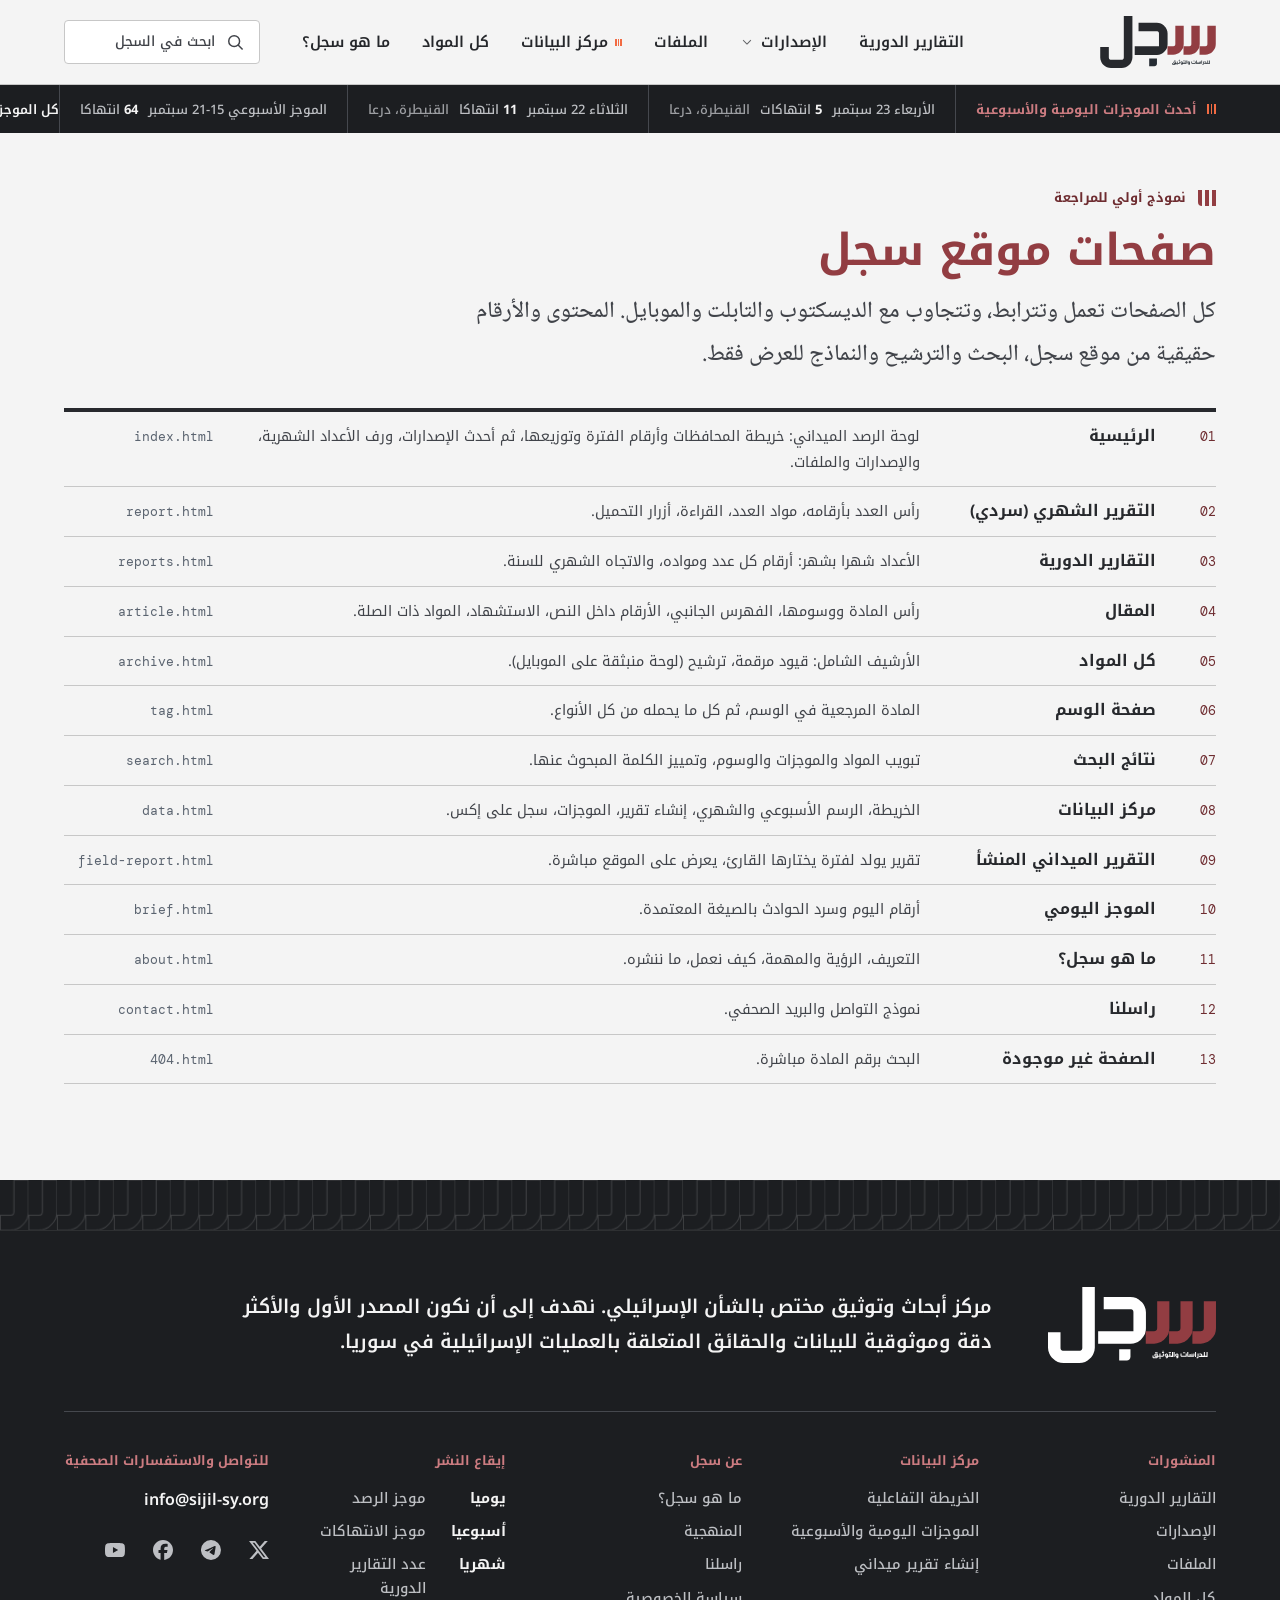
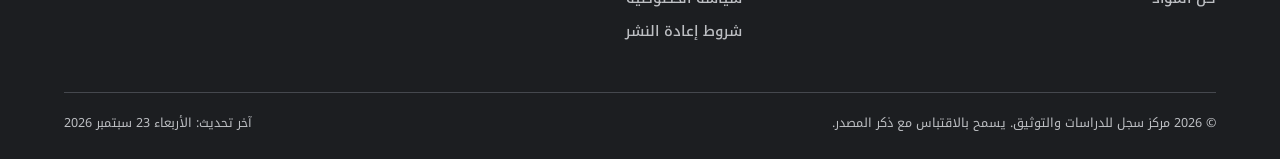
<file: pages.html>
<!doctype html>
<html lang="ar" dir="rtl">
<head>
<meta charset="utf-8">
<meta name="viewport" content="width=device-width, initial-scale=1">
<title>صفحات النموذج | سجل</title>
<meta name="description" content="فهرس صفحات النموذج الأولي لموقع سجل.">
<meta name="theme-color" content="#27292D">
<script>(function(h){h.classList.add('js');try{if(!matchMedia('(prefers-reduced-motion: reduce)').matches){var k='sj-first:'+location.pathname;if(!sessionStorage.getItem(k)){h.classList.add('first-view');sessionStorage.setItem(k,'1');setTimeout(function(){if(!window.__sjReady)h.classList.add('first-done')},4000)}}}catch(e){}})(document.documentElement)</script>
<link rel="icon" href="assets/img/sijil-icon-circle.svg" type="image/svg+xml">
<link rel="preconnect" href="https://fonts.googleapis.com"><link rel="preconnect" href="https://fonts.gstatic.com" crossorigin>
<link href="https://fonts.googleapis.com/css2?family=Noto+Kufi+Arabic:wght@400;500;600;700;800&amp;family=Noto+Naskh+Arabic:wght@400;500;600;700&amp;family=DM+Mono:wght@400;500&amp;display=swap" rel="stylesheet">
<link rel="stylesheet" href="assets/css/sijil.css?v=28">
<link rel="stylesheet" href="assets/css/site.css?v=28">
</head>
<body>
<div class="sj site" data-page="pages">
<a class="sr skip" href="#main">تخط إلى المحتوى</a>
<div class="bp-d"></div><header class="site-head bp-d"><div class="masthead"><div class="container masthead__bar"><a class="brand" href="index.html" aria-label="مركز سجل للدراسات والتوثيق، الرئيسية"><img loading="lazy" decoding="async" src="assets/img/sijil-logo-full.svg" alt="سجل للدراسات والتوثيق" style="height:52px;width:116px"><span class="brand__desc">مركز سوري لرصد العمليات الإسرائيلية وتوثيقها وتحليلها</span></a><nav class="nav" aria-label="التنقل الرئيسي"><a class="nav__a" href="reports.html">التقارير الدورية</a><a class="nav__a" href="tag.html" aria-haspopup="true" aria-expanded="false" aria-controls="mega" data-mega>الإصدارات<svg class="ic " viewBox="0 0 24 24" aria-hidden="true"><path d="M6 9.5l6 6 6-6"/></svg></a><a class="nav__a" href="tag.html">الملفات</a><a class="nav__a" href="data.html"><span class="sq sq--live" style="width:7px;height:7px" aria-hidden="true"></span>مركز البيانات</a><a class="nav__a" href="archive.html">كل المواد</a><a class="nav__a" href="about.html">ما هو سجل؟</a></nav><a class="search-btn" href="search.html" aria-label="ابحث في موقع سجل"><svg class="ic " viewBox="0 0 24 24" aria-hidden="true"><circle cx="11" cy="11" r="6.5"/><path d="M16 16l4.5 4.5"/></svg><span>ابحث في السجل</span></a></div></div><div class="mega" id="mega" hidden><div class="container" style="padding-block:28px 32px;display:grid;grid-template-columns:repeat(12,minmax(0,1fr));gap:24px"><div class="mega__col" style="grid-column:span 3"><h3>جغرافيا</h3><a href="tag.html">سوريا وإسرائيل<svg class="ic ic--sm" viewBox="0 0 24 24" aria-hidden="true"><path d="M14.5 6l-6 6 6 6"/></svg></a><a href="tag.html">الداخل الإسرائيلي<svg class="ic ic--sm" viewBox="0 0 24 24" aria-hidden="true"><path d="M14.5 6l-6 6 6 6"/></svg></a><a href="tag.html">إسرائيل والشرق الأوسط<svg class="ic ic--sm" viewBox="0 0 24 24" aria-hidden="true"><path d="M14.5 6l-6 6 6 6"/></svg></a><a href="tag.html">إسرائيل والعالم<svg class="ic ic--sm" viewBox="0 0 24 24" aria-hidden="true"><path d="M14.5 6l-6 6 6 6"/></svg></a><a href="tag.html">جيوسياسة<svg class="ic ic--sm" viewBox="0 0 24 24" aria-hidden="true"><path d="M14.5 6l-6 6 6 6"/></svg></a></div><div class="mega__col" style="grid-column:span 5"><h3>موضوعيا</h3><div style="display:grid;grid-template-columns:1fr 1fr;column-gap:24px"><a href="tag.html">قوة خشنة<svg class="ic ic--sm" viewBox="0 0 24 24" aria-hidden="true"><path d="M14.5 6l-6 6 6 6"/></svg></a><a href="tag.html">الاستيطان<svg class="ic ic--sm" viewBox="0 0 24 24" aria-hidden="true"><path d="M14.5 6l-6 6 6 6"/></svg></a><a href="tag.html">المياه<svg class="ic ic--sm" viewBox="0 0 24 24" aria-hidden="true"><path d="M14.5 6l-6 6 6 6"/></svg></a><a href="tag.html">المحتجزون في السجون الإسرائيلية<svg class="ic ic--sm" viewBox="0 0 24 24" aria-hidden="true"><path d="M14.5 6l-6 6 6 6"/></svg></a><a href="tag.html">القواعد العسكرية<svg class="ic ic--sm" viewBox="0 0 24 24" aria-hidden="true"><path d="M14.5 6l-6 6 6 6"/></svg></a><a href="tag.html">مشروع سوفا<svg class="ic ic--sm" viewBox="0 0 24 24" aria-hidden="true"><path d="M14.5 6l-6 6 6 6"/></svg></a><a href="tag.html">عمليات التجريف والحفر<svg class="ic ic--sm" viewBox="0 0 24 24" aria-hidden="true"><path d="M14.5 6l-6 6 6 6"/></svg></a><a href="tag.html">إحاطات ميدانية<svg class="ic ic--sm" viewBox="0 0 24 24" aria-hidden="true"><path d="M14.5 6l-6 6 6 6"/></svg></a><a href="tag.html">ترجمات<svg class="ic ic--sm" viewBox="0 0 24 24" aria-hidden="true"><path d="M14.5 6l-6 6 6 6"/></svg></a></div></div><div style="grid-column:span 4;border-inline-start:1px solid var(--border);padding-inline-start:24px;display:flex;flex-direction:column;gap:12px"><span class="t-label">الأحدث في الإصدارات</span><a href="article.html" tabindex="-1" aria-hidden="true"><div class="frame" style=""><img loading="lazy" decoding="async" src="assets/img/img-latam.webp" alt=""></div></a><span class="tag tag--analysis ">مقال تحليلي <span class="tag__sub">ورقة بحثية</span></span><a href="article.html" style="font:700 16px/1.6 var(--font-kufi)">تحولات علاقة دولة الاحتلال بأمريكا اللاتينية</a><a class="link-arrow " href="tag.html"><span>كل الإصدارات</span><svg class="ic " viewBox="0 0 24 24" aria-hidden="true"><path d="M19 12H5.5M11 6l-6 6 6 6"/></svg></a></div></div></div></header><div class="bp-d"><section class="monbar inv" aria-label="أحدث الموجزات اليومية والأسبوعية"><div class="container"><span class="monbar__label"><span class="sq sq--live" aria-hidden="true"></span>أحدث الموجزات اليومية والأسبوعية</span><a class="monbar__item" href="brief.html"><span>الأربعاء 23 سبتمبر</span><span><b>5</b> انتهاكات</span><span style="opacity:.8">القنيطرة، درعا</span></a><a class="monbar__item" href="brief.html"><span>الثلاثاء 22 سبتمبر</span><span><b>11</b> انتهاكا</span><span style="opacity:.8">القنيطرة، درعا</span></a><a class="monbar__item" href="brief.html"><span>الموجز الأسبوعي 15-21 سبتمبر</span><span><b>64</b> انتهاكا</span></a><a class="monbar__more" href="data.html">كل الموجزات<svg class="ic ic--sm" viewBox="0 0 24 24" aria-hidden="true"><path d="M19 12H5.5M11 6l-6 6 6 6"/></svg></a></div></section></div><header class="masthead site-head bp-tm"><div class="container" style="height:64px;display:flex;align-items:center;justify-content:space-between"><a class="brand" href="index.html" aria-label="مركز سجل، الرئيسية"><img loading="lazy" decoding="async" src="assets/img/sijil-logo-full.svg" alt="سجل للدراسات والتوثيق" style="height:42px;width:93px"></a><div style="display:flex;gap:8px"><a class="icon-btn" href="search.html" aria-label="بحث"><svg class="ic " viewBox="0 0 24 24" aria-hidden="true"><circle cx="11" cy="11" r="6.5"/><path d="M16 16l4.5 4.5"/></svg></a><button class="icon-btn" type="button" aria-label="القائمة" aria-expanded="false" aria-controls="menu" data-menu-open style="background:var(--navy-800);color:var(--paper-100);border-color:var(--navy-800)"><svg class="ic " viewBox="0 0 24 24" aria-hidden="true"><path d="M4 7h16M4 12h16M4 17h10"/></svg></button></div></div></header><div class="bp-tm"><section class="monbar inv" aria-label="أحدث الموجزات اليومية والأسبوعية" style="height:auto"><div class="container" style="height:52px;gap:0;overflow:hidden"><span class="monbar__label" style="padding-inline-end:12px"><span class="sq sq--live" aria-hidden="true"></span>أحدث الموجزات</span><a class="monbar__item" href="brief.html" style="padding-inline:12px;border:0"><span>الأربعاء 23 سبتمبر</span><span><b>5</b> انتهاكات</span></a><a class="monbar__more" href="data.html" aria-label="كل الموجزات"><svg class="ic ic--sm" viewBox="0 0 24 24" aria-hidden="true"><path d="M19 12H5.5M11 6l-6 6 6 6"/></svg></a></div></section></div>
<main id="main"><section class="container" style="padding-block:56px 96px">
 <span class="kicker"><span class="seen " aria-hidden="true"><i></i><i></i><i></i></span>نموذج أولي للمراجعة</span>
 <h1 class="t-h1" style="font-size:44px;color:var(--navy-800);margin-top:14px">صفحات موقع سجل</h1>
 <p class="t-lead" style="max-width:760px;margin-top:10px">كل الصفحات تعمل وتترابط، وتتجاوب مع الديسكتوب والتابلت والموبايل. المحتوى والأرقام حقيقية من موقع سجل، البحث والترشيح والنماذج للعرض فقط.</p>
 <div class="pages-list" style="margin-top:32px;border-top:4px solid var(--navy-800)"><a class="months__row" href="index.html" style="grid-template-columns:44px minmax(0,220px) minmax(0,1fr) 150px"><b style="font:400 13px/1.9 var(--font-mono);color:var(--accent-ink);text-align:start">01</b><span style="font:700 16px/1.5 var(--font-kufi);color:var(--navy-800)">الرئيسية</span><span style="font:400 14.5px/1.8 var(--font-kufi);color:var(--text-muted)">لوحة الرصد الميداني: خريطة المحافظات وأرقام الفترة وتوزيعها، ثم أحدث الإصدارات، ورف الأعداد الشهرية، والإصدارات والملفات.</span><span class="ltr" style="font:400 12.5px/1.9 var(--font-mono);color:var(--text-subtle);text-align:end">index.html</span></a><a class="months__row" href="report.html" style="grid-template-columns:44px minmax(0,220px) minmax(0,1fr) 150px"><b style="font:400 13px/1.9 var(--font-mono);color:var(--accent-ink);text-align:start">02</b><span style="font:700 16px/1.5 var(--font-kufi);color:var(--navy-800)">التقرير الشهري (سردي)</span><span style="font:400 14.5px/1.8 var(--font-kufi);color:var(--text-muted)">رأس العدد بأرقامه، مواد العدد، القراءة، أزرار التحميل.</span><span class="ltr" style="font:400 12.5px/1.9 var(--font-mono);color:var(--text-subtle);text-align:end">report.html</span></a><a class="months__row" href="reports.html" style="grid-template-columns:44px minmax(0,220px) minmax(0,1fr) 150px"><b style="font:400 13px/1.9 var(--font-mono);color:var(--accent-ink);text-align:start">03</b><span style="font:700 16px/1.5 var(--font-kufi);color:var(--navy-800)">التقارير الدورية</span><span style="font:400 14.5px/1.8 var(--font-kufi);color:var(--text-muted)">الأعداد شهرا بشهر: أرقام كل عدد ومواده، والاتجاه الشهري للسنة.</span><span class="ltr" style="font:400 12.5px/1.9 var(--font-mono);color:var(--text-subtle);text-align:end">reports.html</span></a><a class="months__row" href="article.html" style="grid-template-columns:44px minmax(0,220px) minmax(0,1fr) 150px"><b style="font:400 13px/1.9 var(--font-mono);color:var(--accent-ink);text-align:start">04</b><span style="font:700 16px/1.5 var(--font-kufi);color:var(--navy-800)">المقال</span><span style="font:400 14.5px/1.8 var(--font-kufi);color:var(--text-muted)">رأس المادة ووسومها، الفهرس الجانبي، الأرقام داخل النص، الاستشهاد، المواد ذات الصلة.</span><span class="ltr" style="font:400 12.5px/1.9 var(--font-mono);color:var(--text-subtle);text-align:end">article.html</span></a><a class="months__row" href="archive.html" style="grid-template-columns:44px minmax(0,220px) minmax(0,1fr) 150px"><b style="font:400 13px/1.9 var(--font-mono);color:var(--accent-ink);text-align:start">05</b><span style="font:700 16px/1.5 var(--font-kufi);color:var(--navy-800)">كل المواد</span><span style="font:400 14.5px/1.8 var(--font-kufi);color:var(--text-muted)">الأرشيف الشامل: قيود مرقمة، ترشيح (لوحة منبثقة على الموبايل).</span><span class="ltr" style="font:400 12.5px/1.9 var(--font-mono);color:var(--text-subtle);text-align:end">archive.html</span></a><a class="months__row" href="tag.html" style="grid-template-columns:44px minmax(0,220px) minmax(0,1fr) 150px"><b style="font:400 13px/1.9 var(--font-mono);color:var(--accent-ink);text-align:start">06</b><span style="font:700 16px/1.5 var(--font-kufi);color:var(--navy-800)">صفحة الوسم</span><span style="font:400 14.5px/1.8 var(--font-kufi);color:var(--text-muted)">المادة المرجعية في الوسم، ثم كل ما يحمله من كل الأنواع.</span><span class="ltr" style="font:400 12.5px/1.9 var(--font-mono);color:var(--text-subtle);text-align:end">tag.html</span></a><a class="months__row" href="search.html" style="grid-template-columns:44px minmax(0,220px) minmax(0,1fr) 150px"><b style="font:400 13px/1.9 var(--font-mono);color:var(--accent-ink);text-align:start">07</b><span style="font:700 16px/1.5 var(--font-kufi);color:var(--navy-800)">نتائج البحث</span><span style="font:400 14.5px/1.8 var(--font-kufi);color:var(--text-muted)">تبويب المواد والموجزات والوسوم، وتمييز الكلمة المبحوث عنها.</span><span class="ltr" style="font:400 12.5px/1.9 var(--font-mono);color:var(--text-subtle);text-align:end">search.html</span></a><a class="months__row" href="data.html" style="grid-template-columns:44px minmax(0,220px) minmax(0,1fr) 150px"><b style="font:400 13px/1.9 var(--font-mono);color:var(--accent-ink);text-align:start">08</b><span style="font:700 16px/1.5 var(--font-kufi);color:var(--navy-800)">مركز البيانات</span><span style="font:400 14.5px/1.8 var(--font-kufi);color:var(--text-muted)">الخريطة، الرسم الأسبوعي والشهري، إنشاء تقرير، الموجزات، سجل على إكس.</span><span class="ltr" style="font:400 12.5px/1.9 var(--font-mono);color:var(--text-subtle);text-align:end">data.html</span></a><a class="months__row" href="field-report.html" style="grid-template-columns:44px minmax(0,220px) minmax(0,1fr) 150px"><b style="font:400 13px/1.9 var(--font-mono);color:var(--accent-ink);text-align:start">09</b><span style="font:700 16px/1.5 var(--font-kufi);color:var(--navy-800)">التقرير الميداني المنشأ</span><span style="font:400 14.5px/1.8 var(--font-kufi);color:var(--text-muted)">تقرير يولد لفترة يختارها القارئ، يعرض على الموقع مباشرة.</span><span class="ltr" style="font:400 12.5px/1.9 var(--font-mono);color:var(--text-subtle);text-align:end">field-report.html</span></a><a class="months__row" href="brief.html" style="grid-template-columns:44px minmax(0,220px) minmax(0,1fr) 150px"><b style="font:400 13px/1.9 var(--font-mono);color:var(--accent-ink);text-align:start">10</b><span style="font:700 16px/1.5 var(--font-kufi);color:var(--navy-800)">الموجز اليومي</span><span style="font:400 14.5px/1.8 var(--font-kufi);color:var(--text-muted)">أرقام اليوم وسرد الحوادث بالصيغة المعتمدة.</span><span class="ltr" style="font:400 12.5px/1.9 var(--font-mono);color:var(--text-subtle);text-align:end">brief.html</span></a><a class="months__row" href="about.html" style="grid-template-columns:44px minmax(0,220px) minmax(0,1fr) 150px"><b style="font:400 13px/1.9 var(--font-mono);color:var(--accent-ink);text-align:start">11</b><span style="font:700 16px/1.5 var(--font-kufi);color:var(--navy-800)">ما هو سجل؟</span><span style="font:400 14.5px/1.8 var(--font-kufi);color:var(--text-muted)">التعريف، الرؤية والمهمة، كيف نعمل، ما ننشره.</span><span class="ltr" style="font:400 12.5px/1.9 var(--font-mono);color:var(--text-subtle);text-align:end">about.html</span></a><a class="months__row" href="contact.html" style="grid-template-columns:44px minmax(0,220px) minmax(0,1fr) 150px"><b style="font:400 13px/1.9 var(--font-mono);color:var(--accent-ink);text-align:start">12</b><span style="font:700 16px/1.5 var(--font-kufi);color:var(--navy-800)">راسلنا</span><span style="font:400 14.5px/1.8 var(--font-kufi);color:var(--text-muted)">نموذج التواصل والبريد الصحفي.</span><span class="ltr" style="font:400 12.5px/1.9 var(--font-mono);color:var(--text-subtle);text-align:end">contact.html</span></a><a class="months__row" href="404.html" style="grid-template-columns:44px minmax(0,220px) minmax(0,1fr) 150px"><b style="font:400 13px/1.9 var(--font-mono);color:var(--accent-ink);text-align:start">13</b><span style="font:700 16px/1.5 var(--font-kufi);color:var(--navy-800)">الصفحة غير موجودة</span><span style="font:400 14.5px/1.8 var(--font-kufi);color:var(--text-muted)">البحث برقم المادة مباشرة.</span><span class="ltr" style="font:400 12.5px/1.9 var(--font-mono);color:var(--text-subtle);text-align:end">404.html</span></a></div>
</section></main>
<div class="bp-d"><footer class="footer footer--d inv"><svg class="seen-band footer__band" aria-hidden="true" focusable="false"><defs><pattern id="sb-fd" width="28.46" height="50.67" patternUnits="userSpaceOnUse"><path transform="translate(-221.54 -121.93)" fill="none" stroke="currentColor" stroke-width="1" d="M250,121.93v31.63c0,2.5-.39,4.83-1.18,7-1.05,2.17-2.43,4.11-4.14,5.82-1.71,1.97-3.65,3.35-5.82,4.14-2.37,1.12-4.7,1.68-7,1.68h-9.96v-14.89h9.96c1.64,0,2.73-.56,3.25-1.68.26-.79.39-1.48.39-2.07v-31.63h14.5Z"/></pattern></defs><rect width="100%" height="100%" fill="url(#sb-fd)"/></svg><div class="container"><div class="footer__top"><div class="footer__brand"><img class="footer__logo" src="assets/img/sijil-logo-full-reverse.svg" alt="مركز سجل للدراسات والتوثيق"><p class="footer__vision">مركز أبحاث وتوثيق مختص بالشأن الإسرائيلي. نهدف إلى أن نكون المصدر الأول والأكثر دقة وموثوقية للبيانات والحقائق المتعلقة بالعمليات الإسرائيلية في سوريا.</p></div></div><div class="footer__links"><nav class="footer__col" aria-label="المنشورات"><h2>المنشورات</h2><ul><li><a href="reports.html">التقارير الدورية</a></li><li><a href="tag.html">الإصدارات</a></li><li><a href="tag.html">الملفات</a></li><li><a href="archive.html">كل المواد</a></li></ul></nav><nav class="footer__col" aria-label="مركز البيانات"><h2>مركز البيانات</h2><ul><li><a href="data.html">الخريطة التفاعلية</a></li><li><a href="data.html">الموجزات اليومية والأسبوعية</a></li><li><a href="field-report.html">إنشاء تقرير ميداني</a></li></ul></nav><nav class="footer__col" aria-label="عن سجل"><h2>عن سجل</h2><ul><li><a href="about.html">ما هو سجل؟</a></li><li><a href="about.html">المنهجية</a></li><li><a href="contact.html">راسلنا</a></li><li><a href="#">سياسة الخصوصية</a></li><li><a href="#">شروط إعادة النشر</a></li></ul></nav><div class="footer__col"><h2>إيقاع النشر</h2><ul class="footer__cadence"><li><b>يوميا</b><span>موجز الرصد</span></li><li><b>أسبوعيا</b><span>موجز الانتهاكات</span></li><li><b>شهريا</b><span>عدد التقارير الدورية</span></li></ul></div><div class="footer__col"><h2>للتواصل والاستفسارات الصحفية</h2><a class="footer__mail" href="mailto:info@sijil-sy.org">info@sijil-sy.org</a><div class="footer__social"><a href="https://x.com/sijlnews" target="_blank" rel="noopener" aria-label="سجل على إكس"><svg class="ic ic--fill " viewBox="0 0 24 24" aria-hidden="true"><path d="M18.9 1.15h3.68l-8.04 9.19L24 22.85h-7.41l-5.8-7.59-6.64 7.59H.47l8.6-9.83L0 1.15h7.59l5.25 6.94zm-1.29 19.49h2.04L6.49 3.24H4.3z"/></svg></a><a href="#" aria-label="سجل على تلغرام"><svg class="ic ic--fill " viewBox="0 0 24 24" aria-hidden="true"><path d="M11.94 0A12 12 0 1 0 12 24 12 12 0 0 0 11.94 0zm4.97 7.22c.1 0 .32.02.46.14.12.1.15.23.17.33.02.09.04.3.02.47-.18 1.9-.96 6.5-1.36 8.63-.17.9-.5 1.2-.82 1.23-.7.06-1.22-.46-1.9-.9-1.05-.7-1.65-1.13-2.67-1.8-1.19-.78-.42-1.21.26-1.91.17-.19 3.24-2.98 3.3-3.23.01-.03.02-.15-.05-.21-.07-.06-.18-.04-.25-.03-.1.03-1.8 1.14-5.06 3.35-.48.33-.91.49-1.3.48-.43-.01-1.25-.24-1.87-.44-.75-.25-1.35-.38-1.3-.79.03-.22.33-.44.9-.66 3.5-1.53 5.83-2.53 7-3.02 3.33-1.38 4.02-1.62 4.47-1.63z"/></svg></a><a href="#" aria-label="سجل على فيسبوك"><svg class="ic ic--fill " viewBox="0 0 24 24" aria-hidden="true"><path d="M9.1 23.69v-7.98H6.63v-3.67H9.1v-1.58c0-4.09 1.85-5.98 5.86-5.98.4 0 .96.04 1.47.1.39.05.77.11 1.14.2v3.32c-.22-.02-.44-.03-.65-.04h-.73c-.71 0-1.26.1-1.68.31-.28.14-.51.35-.68.63-.26.42-.37 1-.37 1.75v1.3h3.92l-.39 2.1-.29 1.56h-3.25v8.25C19.4 23.24 24 18.18 24 12.04c0-6.63-5.37-12-12-12S0 5.42 0 12.04c0 5.63 3.87 10.35 9.1 11.65z"/></svg></a><a href="#" aria-label="سجل على يوتيوب"><svg class="ic ic--fill " viewBox="0 0 24 24" aria-hidden="true"><path d="M23.5 6.19a3.02 3.02 0 0 0-2.12-2.14C19.5 3.55 12 3.55 12 3.55s-7.5 0-9.38.5A3.02 3.02 0 0 0 .5 6.19C0 8.07 0 12 0 12s0 3.93.5 5.81a3.02 3.02 0 0 0 2.12 2.14c1.88.5 9.38.5 9.38.5s7.5 0 9.38-.5a3.02 3.02 0 0 0 2.12-2.14C24 15.93 24 12 24 12s0-3.93-.5-5.81zM9.55 15.57V8.43L15.82 12z"/></svg></a></div></div></div><div class="footer__legal"><span>© 2026 مركز سجل للدراسات والتوثيق. يسمح بالاقتباس مع ذكر المصدر.</span><span>آخر تحديث: الأربعاء 23 سبتمبر 2026</span></div></div></footer></div><div class="bp-t"><footer class="footer footer--t inv"><svg class="seen-band footer__band" aria-hidden="true" focusable="false"><defs><pattern id="sb-ft" width="28.46" height="50.67" patternUnits="userSpaceOnUse"><path transform="translate(-221.54 -121.93)" fill="none" stroke="currentColor" stroke-width="1" d="M250,121.93v31.63c0,2.5-.39,4.83-1.18,7-1.05,2.17-2.43,4.11-4.14,5.82-1.71,1.97-3.65,3.35-5.82,4.14-2.37,1.12-4.7,1.68-7,1.68h-9.96v-14.89h9.96c1.64,0,2.73-.56,3.25-1.68.26-.79.39-1.48.39-2.07v-31.63h14.5Z"/></pattern></defs><rect width="100%" height="100%" fill="url(#sb-ft)"/></svg><div class="container"><div class="footer__top"><div class="footer__brand"><img class="footer__logo" src="assets/img/sijil-logo-full-reverse.svg" alt="مركز سجل للدراسات والتوثيق"><p class="footer__vision">مركز أبحاث وتوثيق مختص بالشأن الإسرائيلي. نهدف إلى أن نكون المصدر الأول والأكثر دقة وموثوقية للبيانات والحقائق المتعلقة بالعمليات الإسرائيلية في سوريا.</p></div></div><div class="footer__links"><nav class="footer__col" aria-label="المنشورات"><h2>المنشورات</h2><ul><li><a href="reports.html">التقارير الدورية</a></li><li><a href="tag.html">الإصدارات</a></li><li><a href="tag.html">الملفات</a></li><li><a href="archive.html">كل المواد</a></li></ul></nav><nav class="footer__col" aria-label="مركز البيانات"><h2>مركز البيانات</h2><ul><li><a href="data.html">الخريطة التفاعلية</a></li><li><a href="data.html">الموجزات اليومية والأسبوعية</a></li><li><a href="field-report.html">إنشاء تقرير ميداني</a></li></ul></nav><nav class="footer__col" aria-label="عن سجل"><h2>عن سجل</h2><ul><li><a href="about.html">ما هو سجل؟</a></li><li><a href="about.html">المنهجية</a></li><li><a href="contact.html">راسلنا</a></li><li><a href="#">سياسة الخصوصية</a></li><li><a href="#">شروط إعادة النشر</a></li></ul></nav><div class="footer__col"><h2>إيقاع النشر</h2><ul class="footer__cadence"><li><b>يوميا</b><span>موجز الرصد</span></li><li><b>أسبوعيا</b><span>موجز الانتهاكات</span></li><li><b>شهريا</b><span>عدد التقارير الدورية</span></li></ul></div><div class="footer__col"><h2>للتواصل والاستفسارات الصحفية</h2><a class="footer__mail" href="mailto:info@sijil-sy.org">info@sijil-sy.org</a><div class="footer__social"><a href="https://x.com/sijlnews" target="_blank" rel="noopener" aria-label="سجل على إكس"><svg class="ic ic--fill " viewBox="0 0 24 24" aria-hidden="true"><path d="M18.9 1.15h3.68l-8.04 9.19L24 22.85h-7.41l-5.8-7.59-6.64 7.59H.47l8.6-9.83L0 1.15h7.59l5.25 6.94zm-1.29 19.49h2.04L6.49 3.24H4.3z"/></svg></a><a href="#" aria-label="سجل على تلغرام"><svg class="ic ic--fill " viewBox="0 0 24 24" aria-hidden="true"><path d="M11.94 0A12 12 0 1 0 12 24 12 12 0 0 0 11.94 0zm4.97 7.22c.1 0 .32.02.46.14.12.1.15.23.17.33.02.09.04.3.02.47-.18 1.9-.96 6.5-1.36 8.63-.17.9-.5 1.2-.82 1.23-.7.06-1.22-.46-1.9-.9-1.05-.7-1.65-1.13-2.67-1.8-1.19-.78-.42-1.21.26-1.91.17-.19 3.24-2.98 3.3-3.23.01-.03.02-.15-.05-.21-.07-.06-.18-.04-.25-.03-.1.03-1.8 1.14-5.06 3.35-.48.33-.91.49-1.3.48-.43-.01-1.25-.24-1.87-.44-.75-.25-1.35-.38-1.3-.79.03-.22.33-.44.9-.66 3.5-1.53 5.83-2.53 7-3.02 3.33-1.38 4.02-1.62 4.47-1.63z"/></svg></a><a href="#" aria-label="سجل على فيسبوك"><svg class="ic ic--fill " viewBox="0 0 24 24" aria-hidden="true"><path d="M9.1 23.69v-7.98H6.63v-3.67H9.1v-1.58c0-4.09 1.85-5.98 5.86-5.98.4 0 .96.04 1.47.1.39.05.77.11 1.14.2v3.32c-.22-.02-.44-.03-.65-.04h-.73c-.71 0-1.26.1-1.68.31-.28.14-.51.35-.68.63-.26.42-.37 1-.37 1.75v1.3h3.92l-.39 2.1-.29 1.56h-3.25v8.25C19.4 23.24 24 18.18 24 12.04c0-6.63-5.37-12-12-12S0 5.42 0 12.04c0 5.63 3.87 10.35 9.1 11.65z"/></svg></a><a href="#" aria-label="سجل على يوتيوب"><svg class="ic ic--fill " viewBox="0 0 24 24" aria-hidden="true"><path d="M23.5 6.19a3.02 3.02 0 0 0-2.12-2.14C19.5 3.55 12 3.55 12 3.55s-7.5 0-9.38.5A3.02 3.02 0 0 0 .5 6.19C0 8.07 0 12 0 12s0 3.93.5 5.81a3.02 3.02 0 0 0 2.12 2.14c1.88.5 9.38.5 9.38.5s7.5 0 9.38-.5a3.02 3.02 0 0 0 2.12-2.14C24 15.93 24 12 24 12s0-3.93-.5-5.81zM9.55 15.57V8.43L15.82 12z"/></svg></a></div></div></div><div class="footer__legal"><span>© 2026 مركز سجل للدراسات والتوثيق. يسمح بالاقتباس مع ذكر المصدر.</span><span>آخر تحديث: الأربعاء 23 سبتمبر 2026</span></div></div></footer></div><div class="bp-m mobile"><footer class="footer footer--m inv"><svg class="seen-band footer__band" aria-hidden="true" focusable="false"><defs><pattern id="sb-fm" width="28.46" height="50.67" patternUnits="userSpaceOnUse"><path transform="translate(-221.54 -121.93)" fill="none" stroke="currentColor" stroke-width="1" d="M250,121.93v31.63c0,2.5-.39,4.83-1.18,7-1.05,2.17-2.43,4.11-4.14,5.82-1.71,1.97-3.65,3.35-5.82,4.14-2.37,1.12-4.7,1.68-7,1.68h-9.96v-14.89h9.96c1.64,0,2.73-.56,3.25-1.68.26-.79.39-1.48.39-2.07v-31.63h14.5Z"/></pattern></defs><rect width="100%" height="100%" fill="url(#sb-fm)"/></svg><div class="container"><div class="footer__top"><div class="footer__brand"><img class="footer__logo" src="assets/img/sijil-logo-full-reverse.svg" alt="مركز سجل للدراسات والتوثيق"><p class="footer__vision">مركز أبحاث وتوثيق مختص بالشأن الإسرائيلي. نهدف إلى أن نكون المصدر الأول والأكثر دقة وموثوقية للبيانات والحقائق المتعلقة بالعمليات الإسرائيلية في سوريا.</p></div></div><div class="footer__links"><nav class="footer__col" aria-label="المنشورات"><h2>المنشورات</h2><ul><li><a href="reports.html">التقارير الدورية</a></li><li><a href="tag.html">الإصدارات</a></li><li><a href="tag.html">الملفات</a></li><li><a href="archive.html">كل المواد</a></li></ul></nav><nav class="footer__col" aria-label="مركز البيانات"><h2>مركز البيانات</h2><ul><li><a href="data.html">الخريطة التفاعلية</a></li><li><a href="data.html">الموجزات اليومية والأسبوعية</a></li><li><a href="field-report.html">إنشاء تقرير ميداني</a></li></ul></nav><nav class="footer__col" aria-label="عن سجل"><h2>عن سجل</h2><ul><li><a href="about.html">ما هو سجل؟</a></li><li><a href="about.html">المنهجية</a></li><li><a href="contact.html">راسلنا</a></li><li><a href="#">سياسة الخصوصية</a></li><li><a href="#">شروط إعادة النشر</a></li></ul></nav><div class="footer__col"><h2>إيقاع النشر</h2><ul class="footer__cadence"><li><b>يوميا</b><span>موجز الرصد</span></li><li><b>أسبوعيا</b><span>موجز الانتهاكات</span></li><li><b>شهريا</b><span>عدد التقارير الدورية</span></li></ul></div><div class="footer__col"><h2>للتواصل والاستفسارات الصحفية</h2><a class="footer__mail" href="mailto:info@sijil-sy.org">info@sijil-sy.org</a><div class="footer__social"><a href="https://x.com/sijlnews" target="_blank" rel="noopener" aria-label="سجل على إكس"><svg class="ic ic--fill " viewBox="0 0 24 24" aria-hidden="true"><path d="M18.9 1.15h3.68l-8.04 9.19L24 22.85h-7.41l-5.8-7.59-6.64 7.59H.47l8.6-9.83L0 1.15h7.59l5.25 6.94zm-1.29 19.49h2.04L6.49 3.24H4.3z"/></svg></a><a href="#" aria-label="سجل على تلغرام"><svg class="ic ic--fill " viewBox="0 0 24 24" aria-hidden="true"><path d="M11.94 0A12 12 0 1 0 12 24 12 12 0 0 0 11.94 0zm4.97 7.22c.1 0 .32.02.46.14.12.1.15.23.17.33.02.09.04.3.02.47-.18 1.9-.96 6.5-1.36 8.63-.17.9-.5 1.2-.82 1.23-.7.06-1.22-.46-1.9-.9-1.05-.7-1.65-1.13-2.67-1.8-1.19-.78-.42-1.21.26-1.91.17-.19 3.24-2.98 3.3-3.23.01-.03.02-.15-.05-.21-.07-.06-.18-.04-.25-.03-.1.03-1.8 1.14-5.06 3.35-.48.33-.91.49-1.3.48-.43-.01-1.25-.24-1.87-.44-.75-.25-1.35-.38-1.3-.79.03-.22.33-.44.9-.66 3.5-1.53 5.83-2.53 7-3.02 3.33-1.38 4.02-1.62 4.47-1.63z"/></svg></a><a href="#" aria-label="سجل على فيسبوك"><svg class="ic ic--fill " viewBox="0 0 24 24" aria-hidden="true"><path d="M9.1 23.69v-7.98H6.63v-3.67H9.1v-1.58c0-4.09 1.85-5.98 5.86-5.98.4 0 .96.04 1.47.1.39.05.77.11 1.14.2v3.32c-.22-.02-.44-.03-.65-.04h-.73c-.71 0-1.26.1-1.68.31-.28.14-.51.35-.68.63-.26.42-.37 1-.37 1.75v1.3h3.92l-.39 2.1-.29 1.56h-3.25v8.25C19.4 23.24 24 18.18 24 12.04c0-6.63-5.37-12-12-12S0 5.42 0 12.04c0 5.63 3.87 10.35 9.1 11.65z"/></svg></a><a href="#" aria-label="سجل على يوتيوب"><svg class="ic ic--fill " viewBox="0 0 24 24" aria-hidden="true"><path d="M23.5 6.19a3.02 3.02 0 0 0-2.12-2.14C19.5 3.55 12 3.55 12 3.55s-7.5 0-9.38.5A3.02 3.02 0 0 0 .5 6.19C0 8.07 0 12 0 12s0 3.93.5 5.81a3.02 3.02 0 0 0 2.12 2.14c1.88.5 9.38.5 9.38.5s7.5 0 9.38-.5a3.02 3.02 0 0 0 2.12-2.14C24 15.93 24 12 24 12s0-3.93-.5-5.81zM9.55 15.57V8.43L15.82 12z"/></svg></a></div></div></div><div class="footer__legal"><span>© 2026 مركز سجل للدراسات والتوثيق. يسمح بالاقتباس مع ذكر المصدر.</span><span>آخر تحديث: الأربعاء 23 سبتمبر 2026</span></div></div></footer></div>
<div class="drawer mobile" id="menu" role="dialog" aria-modal="true" aria-label="القائمة" hidden><div class="drawer__head"><a class="brand" href="index.html" aria-label="مركز سجل، الرئيسية"><img loading="lazy" decoding="async" src="assets/img/sijil-logo-full.svg" alt="سجل للدراسات والتوثيق" style="height:42px;width:93px"></a><button class="icon-btn" type="button" aria-label="أغلق القائمة" data-menu-close style="background:var(--navy-800);color:var(--paper-100);border-color:var(--navy-800)"><svg class="ic " viewBox="0 0 24 24" aria-hidden="true"><path d="M6 6l12 12M18 6L6 18"/></svg></button></div><nav aria-label="القائمة الرئيسية" class="drawer__nav">
 <form role="search" onsubmit="return false" style="position:relative;margin:10px 0 6px"><label class="sr" for="nq">ابحث في سجل</label><input id="nq" class="input" placeholder="ابحث في سجل" style="padding-inline-start:44px;height:50px"><span style="position:absolute;inset-inline-start:14px;top:15px;color:var(--navy-800)"><svg class="ic " viewBox="0 0 24 24" aria-hidden="true"><circle cx="11" cy="11" r="6.5"/><path d="M16 16l4.5 4.5"/></svg></span></form>
 <ul style="border-top:2px solid var(--navy-800);margin-top:10px"><li style="border-bottom:1px solid var(--border)"><a href="reports.html" style="display:flex;justify-content:space-between;align-items:center;padding:16px 0;font:700 20px/1.3 var(--font-kufi);color:var(--ink-900)"><span style="display:flex;align-items:center">التقارير الدورية</span><svg class="ic " viewBox="0 0 24 24" aria-hidden="true"><path d="M14.5 6l-6 6 6 6"/></svg></a></li><li style="border-bottom:1px solid var(--border)"><button type="button" aria-expanded="true" aria-controls="nav-pubs" data-collapse-toggle style="width:100%;display:flex;justify-content:space-between;align-items:center;padding:16px 0;font:700 20px/1.3 var(--font-kufi);color:var(--navy-800)">الإصدارات<svg class="ic " viewBox="0 0 24 24" aria-hidden="true"><path d="M12 5v14M5 12h14"/></svg></button>
            <div class="collapse" id="nav-pubs" data-open="true"><div class="collapse__in"><div style="display:grid;grid-template-columns:1fr 1fr;gap:12px;padding:0 0 14px"><div><div class="t-label" style="margin-bottom:4px">جغرافيا</div><a href="tag.html" style="display:block;padding:10px 0;font:500 15px/1.4 var(--font-kufi);color:var(--ink-700)">سوريا وإسرائيل</a><a href="tag.html" style="display:block;padding:10px 0;font:500 15px/1.4 var(--font-kufi);color:var(--ink-700)">الداخل الإسرائيلي</a><a href="tag.html" style="display:block;padding:10px 0;font:500 15px/1.4 var(--font-kufi);color:var(--ink-700)">إسرائيل والشرق الأوسط</a><a href="tag.html" style="display:block;padding:10px 0;font:500 15px/1.4 var(--font-kufi);color:var(--ink-700)">إسرائيل والعالم</a></div><div><div class="t-label" style="margin-bottom:4px">موضوعيا</div><a href="tag.html" style="display:block;padding:10px 0;font:500 15px/1.4 var(--font-kufi);color:var(--ink-700)">قوة خشنة</a><a href="tag.html" style="display:block;padding:10px 0;font:500 15px/1.4 var(--font-kufi);color:var(--ink-700)">الاستيطان</a><a href="tag.html" style="display:block;padding:10px 0;font:500 15px/1.4 var(--font-kufi);color:var(--ink-700)">المياه</a><a href="tag.html" style="display:block;padding:10px 0;font:500 15px/1.4 var(--font-kufi);color:var(--ink-700)">المحتجزون</a></div></div>
            <a href="tag.html" class="link-arrow" style="margin-bottom:16px"><span>كل الوسوم (14)</span><svg class="ic " viewBox="0 0 24 24" aria-hidden="true"><path d="M19 12H5.5M11 6l-6 6 6 6"/></svg></a></div></div></li><li style="border-bottom:1px solid var(--border)"><a href="tag.html" style="display:flex;justify-content:space-between;align-items:center;padding:16px 0;font:700 20px/1.3 var(--font-kufi);color:var(--ink-900)"><span style="display:flex;align-items:center">الملفات</span><svg class="ic " viewBox="0 0 24 24" aria-hidden="true"><path d="M14.5 6l-6 6 6 6"/></svg></a></li><li style="border-bottom:1px solid var(--border)"><a href="data.html" style="display:flex;justify-content:space-between;align-items:center;padding:16px 0;font:700 20px/1.3 var(--font-kufi);color:var(--ink-900)"><span style="display:flex;align-items:center"><span class="sq sq--live" aria-hidden="true" style="margin-inline-end:10px"></span>مركز البيانات</span><svg class="ic " viewBox="0 0 24 24" aria-hidden="true"><path d="M14.5 6l-6 6 6 6"/></svg></a></li><li style="border-bottom:1px solid var(--border)"><a href="archive.html" style="display:flex;justify-content:space-between;align-items:center;padding:16px 0;font:700 20px/1.3 var(--font-kufi);color:var(--ink-900)"><span style="display:flex;align-items:center">كل المواد</span><svg class="ic " viewBox="0 0 24 24" aria-hidden="true"><path d="M14.5 6l-6 6 6 6"/></svg></a></li><li style="border-bottom:1px solid var(--border)"><a href="about.html" style="display:flex;justify-content:space-between;align-items:center;padding:16px 0;font:700 20px/1.3 var(--font-kufi);color:var(--ink-900)"><span style="display:flex;align-items:center">ما هو سجل؟</span><svg class="ic " viewBox="0 0 24 24" aria-hidden="true"><path d="M14.5 6l-6 6 6 6"/></svg></a></li></ul>
 <div style="margin-top:auto;padding-block:18px;border-top:1px solid var(--border);display:flex;align-items:center;justify-content:space-between">
  <div><div class="t-caption">راسلنا</div><a href="mailto:info@sijil-sy.org" class="ltr" style="font:700 16px/1.4 var(--font-kufi);color:var(--navy-800)">info@sijil-sy.org</a></div>
  <a class="icon-btn" href="#" aria-label="سجل على إكس"><svg class="ic ic--fill " viewBox="0 0 24 24" aria-hidden="true"><path d="M18.9 1.15h3.68l-8.04 9.19L24 22.85h-7.41l-5.8-7.59-6.64 7.59H.47l8.6-9.83L0 1.15h7.59l5.25 6.94zm-1.29 19.49h2.04L6.49 3.24H4.3z"/></svg></a>
 </div>
</nav></div>
<div class="toast-host" aria-live="polite"></div>
</div>
<script src="assets/js/sijil.js?v=28" defer></script>
</body>
</html>
</file>
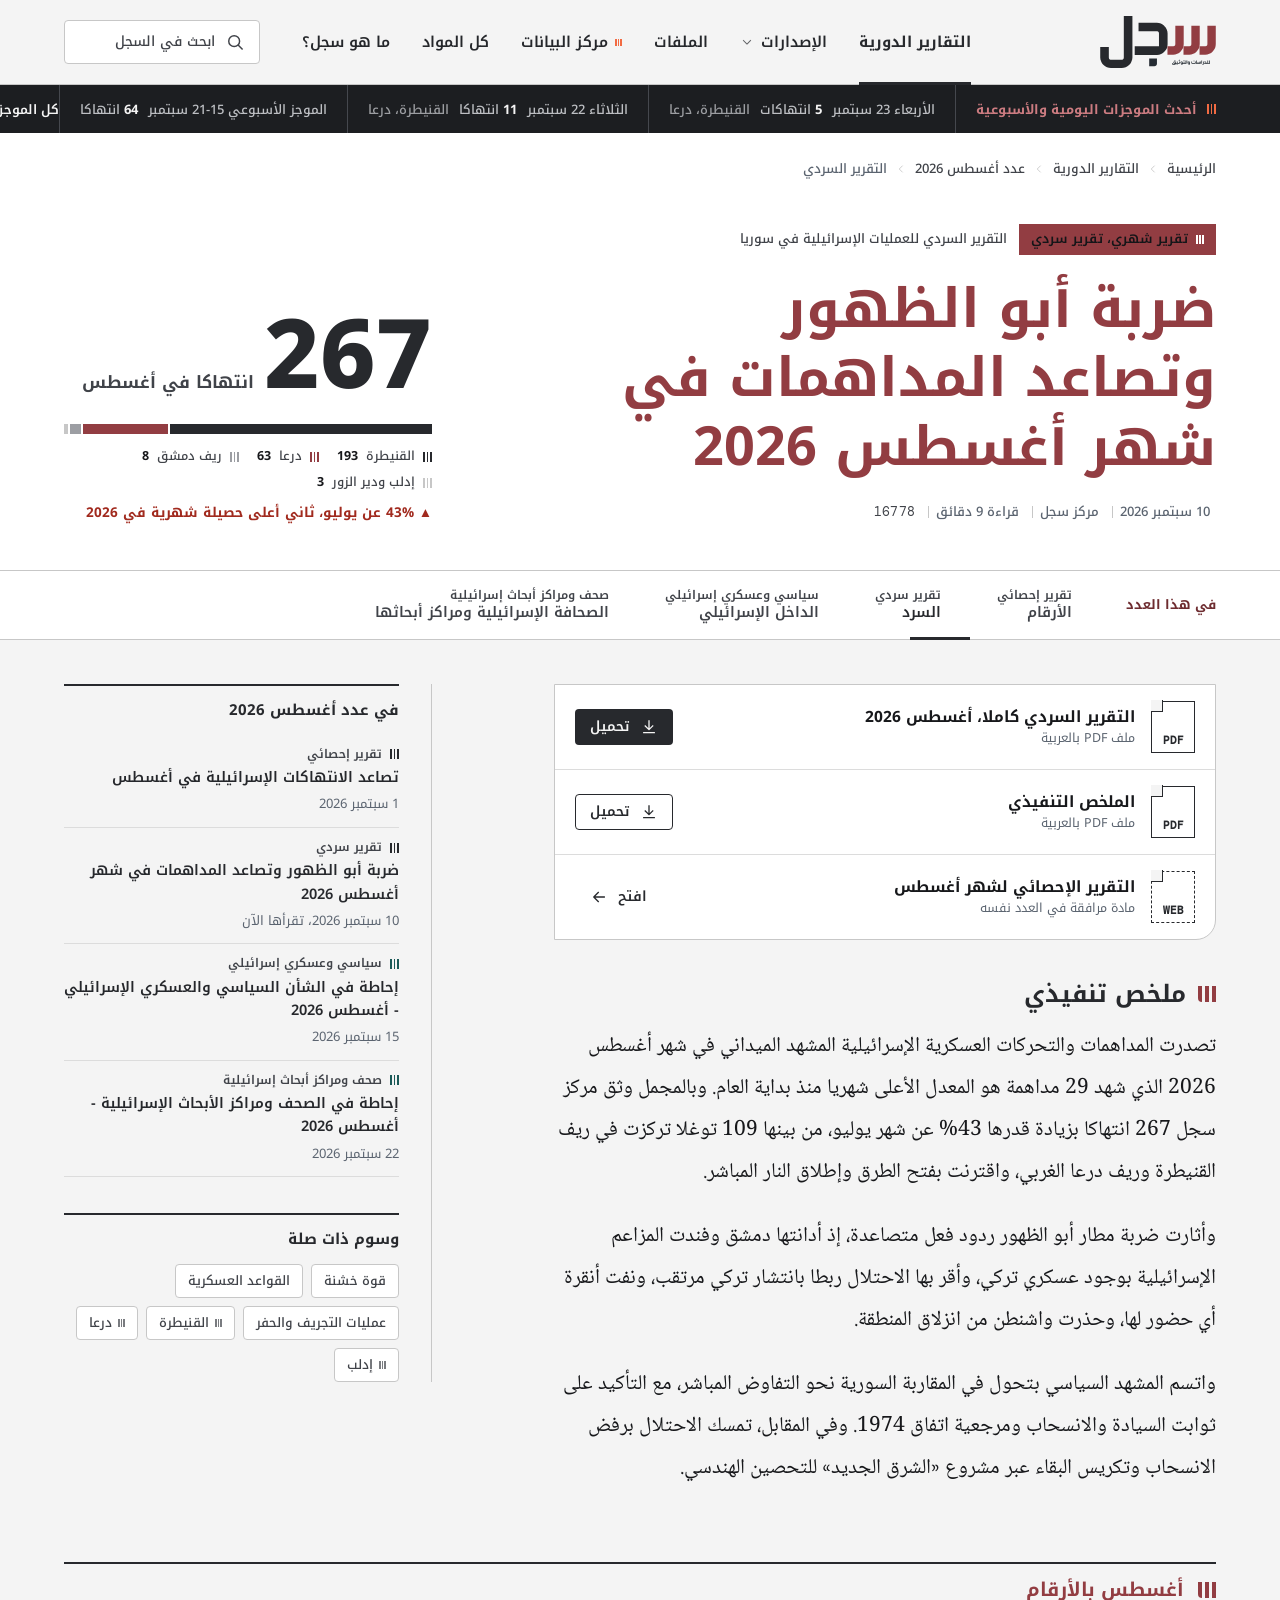
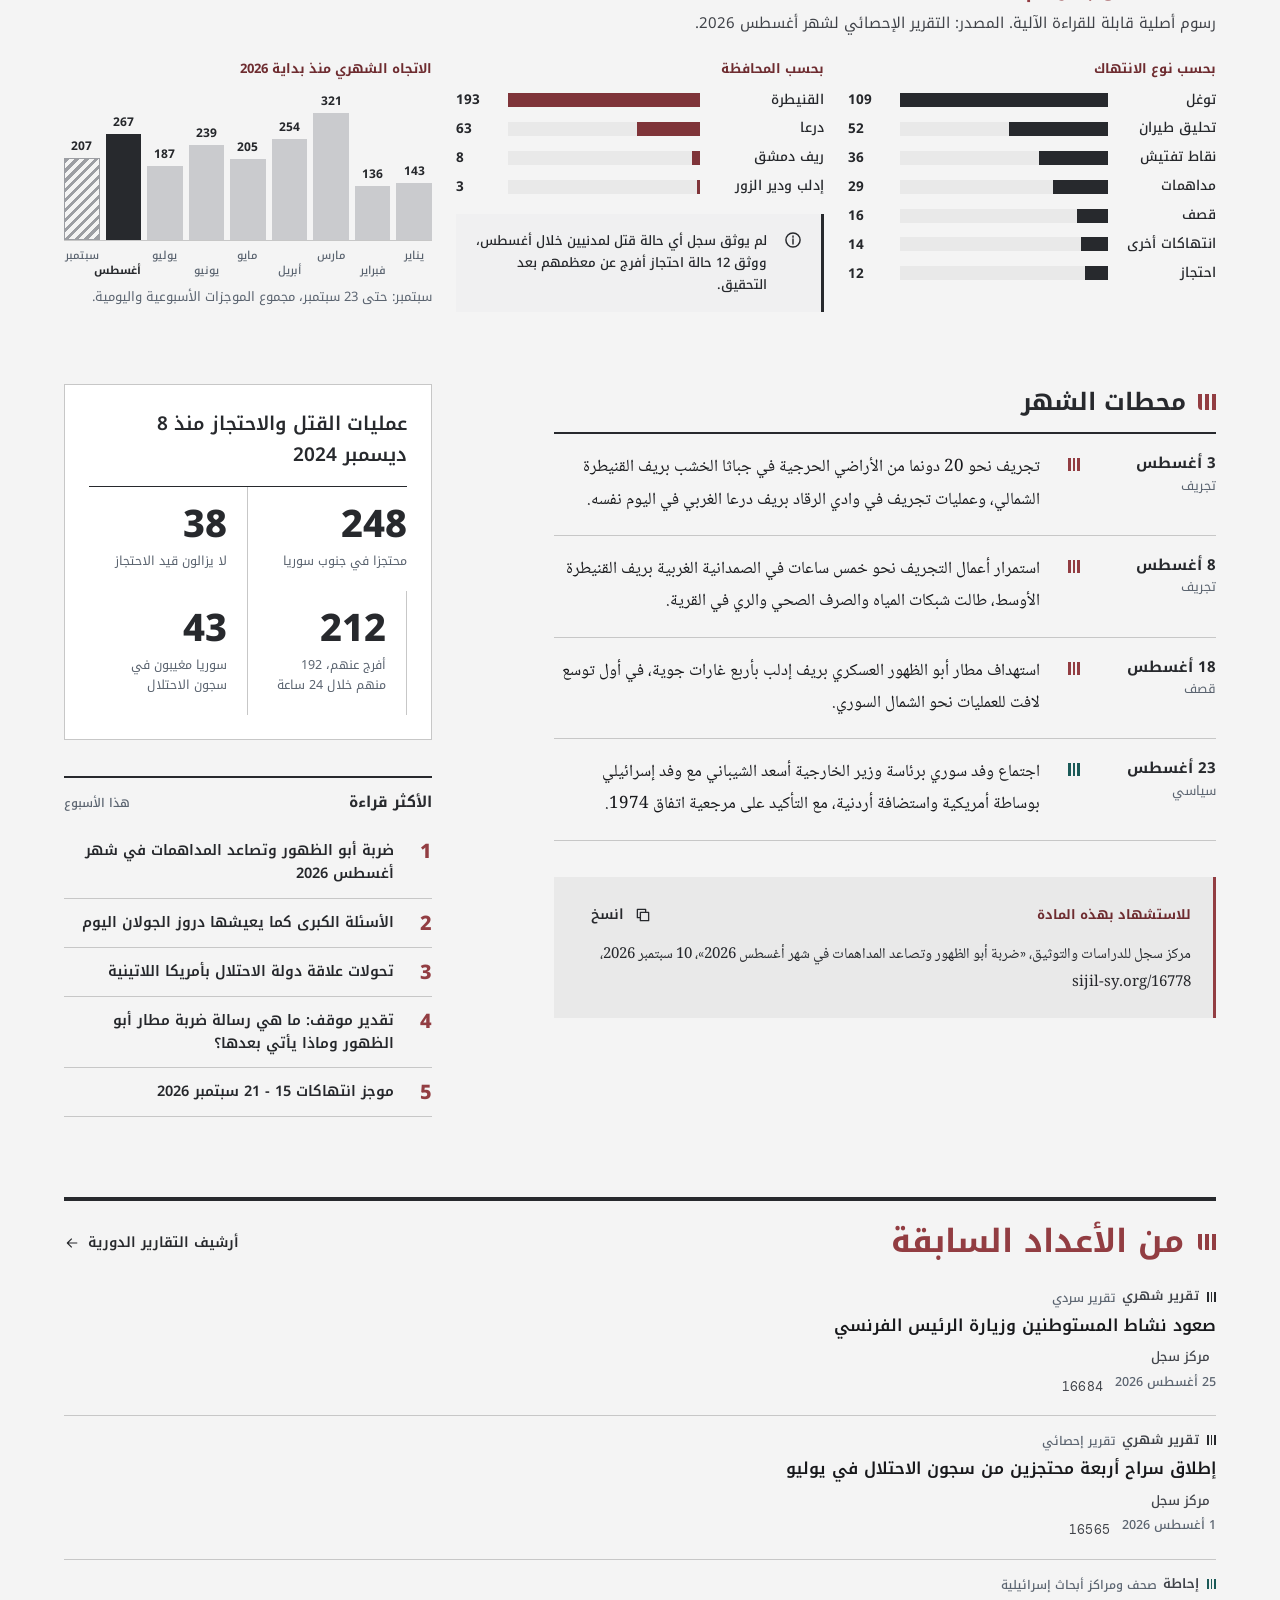
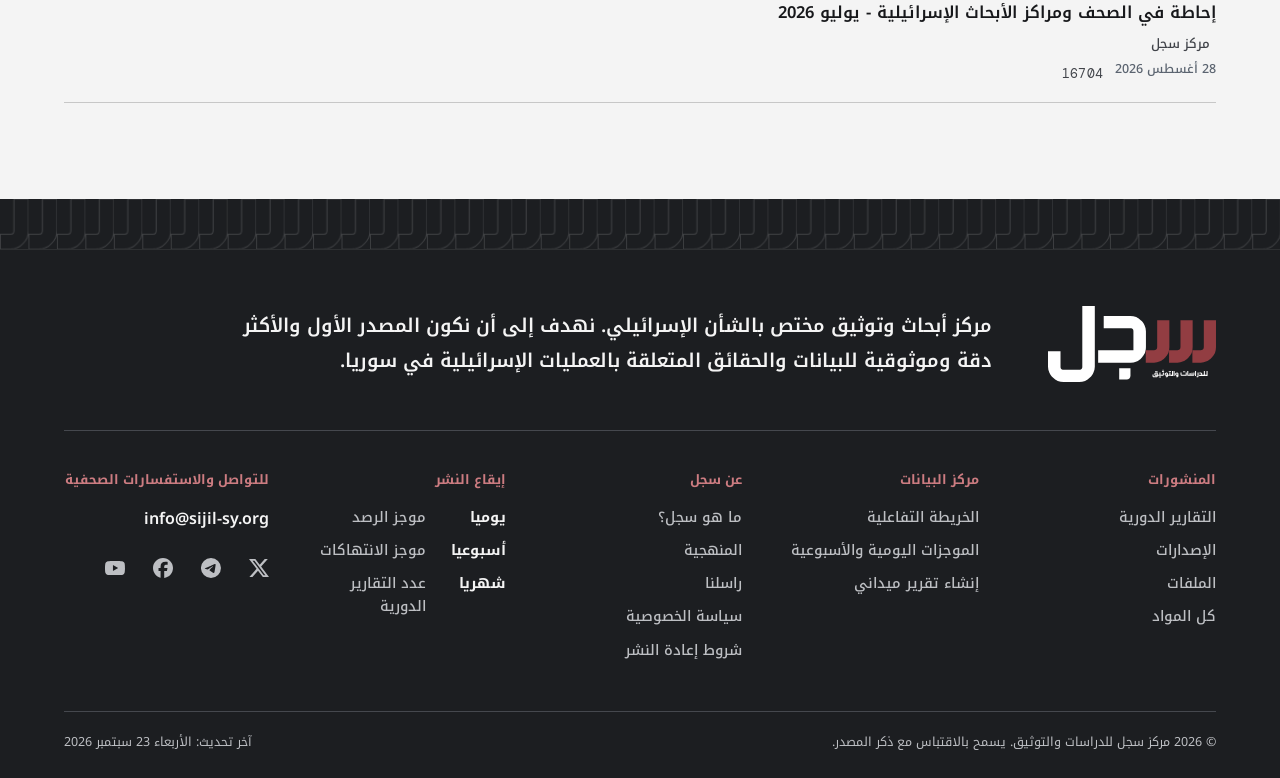
<file: report.html>
<!doctype html>
<html lang="ar" dir="rtl">
<head>
<meta charset="utf-8">
<meta name="viewport" content="width=device-width, initial-scale=1">
<title>ضربة أبو الظهور وتصاعد المداهمات في شهر أغسطس 2026 | سجل</title>
<meta name="description" content="صفحة التقرير الشهري السردي: أرقام الشهر، الخريطة، والتحميل.">
<meta name="theme-color" content="#27292D">
<script>(function(h){h.classList.add('js');try{if(!matchMedia('(prefers-reduced-motion: reduce)').matches){var k='sj-first:'+location.pathname;if(!sessionStorage.getItem(k)){h.classList.add('first-view');sessionStorage.setItem(k,'1');setTimeout(function(){if(!window.__sjReady)h.classList.add('first-done')},4000)}}}catch(e){}})(document.documentElement)</script>
<link rel="icon" href="assets/img/sijil-icon-circle.svg" type="image/svg+xml">
<link rel="preconnect" href="https://fonts.googleapis.com"><link rel="preconnect" href="https://fonts.gstatic.com" crossorigin>
<link href="https://fonts.googleapis.com/css2?family=Noto+Kufi+Arabic:wght@400;500;600;700;800&amp;family=Noto+Naskh+Arabic:wght@400;500;600;700&amp;family=DM+Mono:wght@400;500&amp;display=swap" rel="stylesheet">
<link rel="stylesheet" href="assets/css/sijil.css?v=28">
<link rel="stylesheet" href="assets/css/site.css?v=28">
</head>
<body>
<div class="sj site" data-page="report">
<a class="sr skip" href="#main">تخط إلى المحتوى</a>
<div class="bp-d"></div><header class="site-head bp-d"><div class="masthead"><div class="container masthead__bar"><a class="brand" href="index.html" aria-label="مركز سجل للدراسات والتوثيق، الرئيسية"><img loading="lazy" decoding="async" src="assets/img/sijil-logo-full.svg" alt="سجل للدراسات والتوثيق" style="height:52px;width:116px"><span class="brand__desc">مركز سوري لرصد العمليات الإسرائيلية وتوثيقها وتحليلها</span></a><nav class="nav" aria-label="التنقل الرئيسي"><a class="nav__a is-active" href="reports.html" aria-current="page">التقارير الدورية</a><a class="nav__a" href="tag.html" aria-haspopup="true" aria-expanded="false" aria-controls="mega" data-mega>الإصدارات<svg class="ic " viewBox="0 0 24 24" aria-hidden="true"><path d="M6 9.5l6 6 6-6"/></svg></a><a class="nav__a" href="tag.html">الملفات</a><a class="nav__a" href="data.html"><span class="sq sq--live" style="width:7px;height:7px" aria-hidden="true"></span>مركز البيانات</a><a class="nav__a" href="archive.html">كل المواد</a><a class="nav__a" href="about.html">ما هو سجل؟</a></nav><a class="search-btn" href="search.html" aria-label="ابحث في موقع سجل"><svg class="ic " viewBox="0 0 24 24" aria-hidden="true"><circle cx="11" cy="11" r="6.5"/><path d="M16 16l4.5 4.5"/></svg><span>ابحث في السجل</span></a></div></div><div class="mega" id="mega" hidden><div class="container" style="padding-block:28px 32px;display:grid;grid-template-columns:repeat(12,minmax(0,1fr));gap:24px"><div class="mega__col" style="grid-column:span 3"><h3>جغرافيا</h3><a href="tag.html">سوريا وإسرائيل<svg class="ic ic--sm" viewBox="0 0 24 24" aria-hidden="true"><path d="M14.5 6l-6 6 6 6"/></svg></a><a href="tag.html">الداخل الإسرائيلي<svg class="ic ic--sm" viewBox="0 0 24 24" aria-hidden="true"><path d="M14.5 6l-6 6 6 6"/></svg></a><a href="tag.html">إسرائيل والشرق الأوسط<svg class="ic ic--sm" viewBox="0 0 24 24" aria-hidden="true"><path d="M14.5 6l-6 6 6 6"/></svg></a><a href="tag.html">إسرائيل والعالم<svg class="ic ic--sm" viewBox="0 0 24 24" aria-hidden="true"><path d="M14.5 6l-6 6 6 6"/></svg></a><a href="tag.html">جيوسياسة<svg class="ic ic--sm" viewBox="0 0 24 24" aria-hidden="true"><path d="M14.5 6l-6 6 6 6"/></svg></a></div><div class="mega__col" style="grid-column:span 5"><h3>موضوعيا</h3><div style="display:grid;grid-template-columns:1fr 1fr;column-gap:24px"><a href="tag.html">قوة خشنة<svg class="ic ic--sm" viewBox="0 0 24 24" aria-hidden="true"><path d="M14.5 6l-6 6 6 6"/></svg></a><a href="tag.html">الاستيطان<svg class="ic ic--sm" viewBox="0 0 24 24" aria-hidden="true"><path d="M14.5 6l-6 6 6 6"/></svg></a><a href="tag.html">المياه<svg class="ic ic--sm" viewBox="0 0 24 24" aria-hidden="true"><path d="M14.5 6l-6 6 6 6"/></svg></a><a href="tag.html">المحتجزون في السجون الإسرائيلية<svg class="ic ic--sm" viewBox="0 0 24 24" aria-hidden="true"><path d="M14.5 6l-6 6 6 6"/></svg></a><a href="tag.html">القواعد العسكرية<svg class="ic ic--sm" viewBox="0 0 24 24" aria-hidden="true"><path d="M14.5 6l-6 6 6 6"/></svg></a><a href="tag.html">مشروع سوفا<svg class="ic ic--sm" viewBox="0 0 24 24" aria-hidden="true"><path d="M14.5 6l-6 6 6 6"/></svg></a><a href="tag.html">عمليات التجريف والحفر<svg class="ic ic--sm" viewBox="0 0 24 24" aria-hidden="true"><path d="M14.5 6l-6 6 6 6"/></svg></a><a href="tag.html">إحاطات ميدانية<svg class="ic ic--sm" viewBox="0 0 24 24" aria-hidden="true"><path d="M14.5 6l-6 6 6 6"/></svg></a><a href="tag.html">ترجمات<svg class="ic ic--sm" viewBox="0 0 24 24" aria-hidden="true"><path d="M14.5 6l-6 6 6 6"/></svg></a></div></div><div style="grid-column:span 4;border-inline-start:1px solid var(--border);padding-inline-start:24px;display:flex;flex-direction:column;gap:12px"><span class="t-label">الأحدث في الإصدارات</span><a href="article.html" tabindex="-1" aria-hidden="true"><div class="frame" style=""><img loading="lazy" decoding="async" src="assets/img/img-latam.webp" alt=""></div></a><span class="tag tag--analysis ">مقال تحليلي <span class="tag__sub">ورقة بحثية</span></span><a href="article.html" style="font:700 16px/1.6 var(--font-kufi)">تحولات علاقة دولة الاحتلال بأمريكا اللاتينية</a><a class="link-arrow " href="tag.html"><span>كل الإصدارات</span><svg class="ic " viewBox="0 0 24 24" aria-hidden="true"><path d="M19 12H5.5M11 6l-6 6 6 6"/></svg></a></div></div></div><div class="readbar" aria-hidden="true"></div></header><div class="bp-d"><section class="monbar inv" aria-label="أحدث الموجزات اليومية والأسبوعية"><div class="container"><span class="monbar__label"><span class="sq sq--live" aria-hidden="true"></span>أحدث الموجزات اليومية والأسبوعية</span><a class="monbar__item" href="brief.html"><span>الأربعاء 23 سبتمبر</span><span><b>5</b> انتهاكات</span><span style="opacity:.8">القنيطرة، درعا</span></a><a class="monbar__item" href="brief.html"><span>الثلاثاء 22 سبتمبر</span><span><b>11</b> انتهاكا</span><span style="opacity:.8">القنيطرة، درعا</span></a><a class="monbar__item" href="brief.html"><span>الموجز الأسبوعي 15-21 سبتمبر</span><span><b>64</b> انتهاكا</span></a><a class="monbar__more" href="data.html">كل الموجزات<svg class="ic ic--sm" viewBox="0 0 24 24" aria-hidden="true"><path d="M19 12H5.5M11 6l-6 6 6 6"/></svg></a></div></section></div><header class="masthead site-head bp-tm"><div class="container" style="height:64px;display:flex;align-items:center;justify-content:space-between"><a class="brand" href="index.html" aria-label="مركز سجل، الرئيسية"><img loading="lazy" decoding="async" src="assets/img/sijil-logo-full.svg" alt="سجل للدراسات والتوثيق" style="height:42px;width:93px"></a><div style="display:flex;gap:8px"><a class="icon-btn" href="search.html" aria-label="بحث"><svg class="ic " viewBox="0 0 24 24" aria-hidden="true"><circle cx="11" cy="11" r="6.5"/><path d="M16 16l4.5 4.5"/></svg></a><button class="icon-btn" type="button" aria-label="القائمة" aria-expanded="false" aria-controls="menu" data-menu-open style="background:var(--navy-800);color:var(--paper-100);border-color:var(--navy-800)"><svg class="ic " viewBox="0 0 24 24" aria-hidden="true"><path d="M4 7h16M4 12h16M4 17h10"/></svg></button></div></div><div class="readbar" aria-hidden="true"></div></header><div class="bp-tm"><section class="monbar inv" aria-label="أحدث الموجزات اليومية والأسبوعية" style="height:auto"><div class="container" style="height:52px;gap:0;overflow:hidden"><span class="monbar__label" style="padding-inline-end:12px"><span class="sq sq--live" aria-hidden="true"></span>أحدث الموجزات</span><a class="monbar__item" href="brief.html" style="padding-inline:12px;border:0"><span>الأربعاء 23 سبتمبر</span><span><b>5</b> انتهاكات</span></a><a class="monbar__more" href="data.html" aria-label="كل الموجزات"><svg class="ic ic--sm" viewBox="0 0 24 24" aria-hidden="true"><path d="M19 12H5.5M11 6l-6 6 6 6"/></svg></a></div></section></div>
<main id="main"><article>
<section style="background:var(--surface);border-bottom:1px solid var(--border)">
 <div class="container" style="padding-top:26px">
  <nav class="crumbs" aria-label="مسار التصفح" style="color:var(--text-muted)"><a href="index.html" style="color:var(--text-muted)">الرئيسية</a><svg class="ic " viewBox="0 0 24 24" aria-hidden="true"><path d="M14.5 6l-6 6 6 6"/></svg><a href="reports.html" style="color:var(--text-muted)">التقارير الدورية</a><svg class="ic " viewBox="0 0 24 24" aria-hidden="true"><path d="M14.5 6l-6 6 6 6"/></svg><a href="reports.html" style="color:var(--text-muted)">عدد أغسطس 2026</a><svg class="ic " viewBox="0 0 24 24" aria-hidden="true"><path d="M14.5 6l-6 6 6 6"/></svg><span aria-current="page">التقرير السردي</span></nav>
  <div class="grid-12" style="margin-top:44px;padding-bottom:48px;align-items:end">
   <div style="grid-column:1 / span 7;display:flex;flex-direction:column;gap:20px">
    <div class="row" style="gap:12px"><span class="tag tag--solid" style="--c:var(--gold-500);color:var(--navy-950)">تقرير شهري، تقرير سردي</span><span class="t-meta" style="color:var(--text-muted)">التقرير السردي للعمليات الإسرائيلية في سوريا</span></div>
    <h1 class="t-h1" style="font-size:54px;line-height:1.28;color:var(--navy-800)">ضربة أبو الظهور وتصاعد المداهمات في شهر أغسطس 2026</h1>
    <div class="meta "><div class="meta__row"><span>10 سبتمبر 2026</span><span>مركز سجل</span><span>قراءة 9 دقائق</span><span><span class="recno"><b>16778</b></span></span></div></div>
   </div>
   <div style="grid-column:9 / span 4;display:flex;flex-direction:column;gap:14px;align-items:flex-start">
    <div style="display:flex;align-items:baseline;gap:10px"><span style="font:800 96px/1 var(--font-kufi);color:var(--navy-800)">267</span><span style="font:700 17px/1.4 var(--font-kufi);color:var(--text-muted)">انتهاكا في أغسطس</span></div>
    <div class="segbar" style="width:100%;margin-top:6px" role="img" aria-label="القنيطرة 193، درعا 63، ريف دمشق 8، إدلب ودير الزور 3"><i style="flex:193 1 0;background:var(--gov-quneitra)"></i><i style="flex:63 1 0;background:var(--gov-daraa)"></i><i style="flex:8 1 0;background:var(--gov-rif)"></i><i style="flex:3 1 0;background:var(--gov-other)"></i></div>
    <div class="legend" style="font-size:12.5px"><span><i style="--c:var(--gov-quneitra)"></i>القنيطرة <b>193</b></span><span><i style="--c:var(--gov-daraa)"></i>درعا <b>63</b></span><span><i style="--c:var(--gov-rif)"></i>ريف دمشق <b>8</b></span><span><i style="--c:var(--gov-other)"></i>إدلب ودير الزور <b>3</b></span></div>
    <span class="delta">▲ 43% عن يوليو، ثاني أعلى حصيلة شهرية في 2026</span>
   </div>
  </div>
 </div>
 <div style="border-top:1px solid var(--border)"><div class="container"><nav class="tabs" aria-label="مواد عدد أغسطس 2026" style="border:0;gap:28px"><span style="display:flex;align-items:center;font:700 13px/1 var(--font-kufi);color:var(--accent-ink);padding-inline-end:12px">في هذا العدد</span><a href="report.html" class="" style="flex-direction:column;align-items:flex-start;justify-content:center;height:68px;gap:4px"><span style="font:600 12px/1 var(--font-kufi);color:var(--text-muted)">تقرير إحصائي</span><span>الأرقام</span></a><a href="report.html" class="is-on" style="flex-direction:column;align-items:flex-start;justify-content:center;height:68px;gap:4px"><span style="font:600 12px/1 var(--font-kufi);color:var(--text-muted)">تقرير سردي</span><span>السرد</span></a><a href="report.html" class="" style="flex-direction:column;align-items:flex-start;justify-content:center;height:68px;gap:4px"><span style="font:600 12px/1 var(--font-kufi);color:var(--text-muted)">سياسي وعسكري إسرائيلي</span><span>الداخل الإسرائيلي</span></a><a href="report.html" class="" style="flex-direction:column;align-items:flex-start;justify-content:center;height:68px;gap:4px"><span style="font:600 12px/1 var(--font-kufi);color:var(--text-muted)">صحف ومراكز أبحاث إسرائيلية</span><span>الصحافة الإسرائيلية ومراكز أبحاثها</span></a></nav></div></div>
</section>
<div class="container" style="margin-top:44px">
 <div class="grid-12" style="align-items:start">
  <div style="grid-column:1 / span 7;display:flex;flex-direction:column;gap:36px">
   <div class="dl">
     <div class="dl__row"><span class="dl__icon">PDF</span><div><div class="dl__title">التقرير السردي كاملا، أغسطس 2026</div><div class="dl__meta">ملف PDF بالعربية</div></div><a class="btn btn--primary btn--sm" href="#" data-act="pdf"><svg class="ic " viewBox="0 0 24 24" aria-hidden="true"><path d="M12 4v11M7 10.5l5 5 5-5M5 19.5h14"/></svg><span>تحميل</span></a></div>
     <div class="dl__row"><span class="dl__icon">PDF</span><div><div class="dl__title">الملخص التنفيذي</div><div class="dl__meta">ملف PDF بالعربية</div></div><a class="btn btn--secondary btn--sm" href="#" data-act="pdf"><svg class="ic " viewBox="0 0 24 24" aria-hidden="true"><path d="M12 4v11M7 10.5l5 5 5-5M5 19.5h14"/></svg><span>تحميل</span></a></div>
     <div class="dl__row"><span class="dl__icon" style="border-style:dashed">WEB</span><div><div class="dl__title">التقرير الإحصائي لشهر أغسطس</div><div class="dl__meta">مادة مرافقة في العدد نفسه</div></div><a class="btn btn--ghost btn--sm" href="#nums"><span>افتح</span><svg class="ic " viewBox="0 0 24 24" aria-hidden="true"><path d="M19 12H5.5M11 6l-6 6 6 6"/></svg></a></div>
    </div>
   <section aria-labelledby="exec"><h2 id="exec" class="t-h3" style="color:var(--navy-800);display:flex;gap:12px;align-items:center"><span class="seen " aria-hidden="true"><i></i><i></i><i></i></span>ملخص تنفيذي</h2>
    <div class="prose" style="margin-top:14px">
     <p>تصدرت المداهمات والتحركات العسكرية الإسرائيلية المشهد الميداني في شهر أغسطس 2026 الذي شهد 29 مداهمة هو المعدل الأعلى شهريا منذ بداية العام. وبالمجمل وثق مركز سجل 267 انتهاكا بزيادة قدرها 43% عن شهر يوليو، من بينها 109 توغلا تركزت في ريف القنيطرة وريف درعا الغربي، واقترنت بفتح الطرق وإطلاق النار المباشر.</p>
     <p>وأثارت ضربة مطار أبو الظهور ردود فعل متصاعدة، إذ أدانتها دمشق وفندت المزاعم الإسرائيلية بوجود عسكري تركي، وأقر بها الاحتلال ربطا بانتشار تركي مرتقب، ونفت أنقرة أي حضور لها، وحذرت واشنطن من انزلاق المنطقة.</p>
     <p>واتسم المشهد السياسي بتحول في المقاربة السورية نحو التفاوض المباشر، مع التأكيد على ثوابت السيادة والانسحاب ومرجعية اتفاق 1974. وفي المقابل، تمسك الاحتلال برفض الانسحاب وتكريس البقاء عبر مشروع «الشرق الجديد» للتحصين الهندسي.</p>
    </div></section>
  </div>
  <aside style="grid-column:9 / span 4;display:flex;flex-direction:column;gap:36px;border-inline-start:1px solid var(--border);padding-inline-start:32px" aria-label="مواد العدد">
   <section class="side-mod"><h2 class="side-mod__title">في عدد أغسطس 2026</h2><ul><li style="padding:12px 0;border-bottom:1px solid var(--border-soft)"><a href="report.html" style="display:flex;flex-direction:column;gap:4px"><span class="tag tag--monthly" style="font-size:12px">تقرير إحصائي</span><span style="font:600 14.5px/1.6 var(--font-kufi);color:var(--ink-800)">تصاعد الانتهاكات الإسرائيلية في أغسطس</span><span class="t-caption">1 سبتمبر 2026</span></a></li><li style="padding:12px 0;border-bottom:1px solid var(--border-soft)"><a href="report.html" style="display:flex;flex-direction:column;gap:4px"><span class="tag tag--monthly" style="font-size:12px">تقرير سردي</span><span style="font:600 14.5px/1.6 var(--font-kufi);color:var(--navy-800)">ضربة أبو الظهور وتصاعد المداهمات في شهر أغسطس 2026</span><span class="t-caption">10 سبتمبر 2026، تقرأها الآن</span></a></li><li style="padding:12px 0;border-bottom:1px solid var(--border-soft)"><a href="report.html" style="display:flex;flex-direction:column;gap:4px"><span class="tag tag--briefing" style="font-size:12px">سياسي وعسكري إسرائيلي</span><span style="font:600 14.5px/1.6 var(--font-kufi);color:var(--ink-800)">إحاطة في الشأن السياسي والعسكري الإسرائيلي - أغسطس 2026</span><span class="t-caption">15 سبتمبر 2026</span></a></li><li style="padding:12px 0;border-bottom:1px solid var(--border-soft)"><a href="report.html" style="display:flex;flex-direction:column;gap:4px"><span class="tag tag--briefing" style="font-size:12px">صحف ومراكز أبحاث إسرائيلية</span><span style="font:600 14.5px/1.6 var(--font-kufi);color:var(--ink-800)">إحاطة في الصحف ومراكز الأبحاث الإسرائيلية - أغسطس 2026</span><span class="t-caption">22 سبتمبر 2026</span></a></li></ul></section>
   <section class="side-mod" aria-labelledby="rt"><h2 id="rt" class="side-mod__title">وسوم ذات صلة</h2><div class="chips"><a class="chip" href="tag.html">قوة خشنة</a><a class="chip" href="tag.html">القواعد العسكرية</a><a class="chip" href="tag.html">عمليات التجريف والحفر</a><a class="chip chip--geo" href="tag.html">القنيطرة</a><a class="chip chip--geo" href="tag.html">درعا</a><a class="chip chip--geo" href="tag.html">إدلب</a></div></section>
  </aside>
 </div>
 <section aria-labelledby="nums" style="margin-top:72px;display:flex;flex-direction:column;gap:24px">
  <div class="sec-head sec-head--sm"><div><div class="sec-head__title"><span class="seen " aria-hidden="true"><i></i><i></i><i></i></span><h2 id="nums">أغسطس بالأرقام</h2></div><p class="sec-head__desc">رسوم أصلية قابلة للقراءة الآلية. المصدر: التقرير الإحصائي لشهر أغسطس 2026.</p></div></div>
  <div class="grid-12" style="align-items:start;row-gap:32px">
   <div style="grid-column:1 / span 4"><div class="t-label" style="margin-bottom:12px">بحسب نوع الانتهاك</div><div class="hbars"><div class="hbar" style="grid-template-columns:96px minmax(0,1fr) 40px"><span>توغل</span><span class="hbar__track"><span class="hbar__fill" style="display:block;width:100.0%;--c:var(--navy-800)"></span></span><span class="hbar__v">109</span></div><div class="hbar" style="grid-template-columns:96px minmax(0,1fr) 40px"><span>تحليق طيران</span><span class="hbar__track"><span class="hbar__fill" style="display:block;width:47.7%;--c:var(--navy-800)"></span></span><span class="hbar__v">52</span></div><div class="hbar" style="grid-template-columns:96px minmax(0,1fr) 40px"><span>نقاط تفتيش</span><span class="hbar__track"><span class="hbar__fill" style="display:block;width:33.0%;--c:var(--navy-800)"></span></span><span class="hbar__v">36</span></div><div class="hbar" style="grid-template-columns:96px minmax(0,1fr) 40px"><span>مداهمات</span><span class="hbar__track"><span class="hbar__fill" style="display:block;width:26.6%;--c:var(--navy-800)"></span></span><span class="hbar__v">29</span></div><div class="hbar" style="grid-template-columns:96px minmax(0,1fr) 40px"><span>قصف</span><span class="hbar__track"><span class="hbar__fill" style="display:block;width:14.7%;--c:var(--navy-800)"></span></span><span class="hbar__v">16</span></div><div class="hbar" style="grid-template-columns:96px minmax(0,1fr) 40px"><span>انتهاكات أخرى</span><span class="hbar__track"><span class="hbar__fill" style="display:block;width:12.8%;--c:var(--navy-800)"></span></span><span class="hbar__v">14</span></div><div class="hbar" style="grid-template-columns:96px minmax(0,1fr) 40px"><span>احتجاز</span><span class="hbar__track"><span class="hbar__fill" style="display:block;width:11.0%;--c:var(--navy-800)"></span></span><span class="hbar__v">12</span></div></div></div>
   <div style="grid-column:5 / span 4"><div class="t-label" style="margin-bottom:12px">بحسب المحافظة</div><div class="hbars"><div class="hbar" style="grid-template-columns:112px minmax(0,1fr) 40px"><span>القنيطرة</span><span class="hbar__track"><span class="hbar__fill" style="display:block;width:100.0%;--c:var(--gold-600)"></span></span><span class="hbar__v">193</span></div><div class="hbar" style="grid-template-columns:112px minmax(0,1fr) 40px"><span>درعا</span><span class="hbar__track"><span class="hbar__fill" style="display:block;width:32.6%;--c:var(--gold-600)"></span></span><span class="hbar__v">63</span></div><div class="hbar" style="grid-template-columns:112px minmax(0,1fr) 40px"><span>ريف دمشق</span><span class="hbar__track"><span class="hbar__fill" style="display:block;width:4.1%;--c:var(--gold-600)"></span></span><span class="hbar__v">8</span></div><div class="hbar" style="grid-template-columns:112px minmax(0,1fr) 40px"><span>إدلب ودير الزور</span><span class="hbar__track"><span class="hbar__fill" style="display:block;width:1.6%;--c:var(--gold-600)"></span></span><span class="hbar__v">3</span></div></div>
    <div class="alert alert--info" style="margin-top:18px;font-size:13px"><span><svg class="ic " viewBox="0 0 24 24" aria-hidden="true"><circle cx="12" cy="12" r="8.5"/><path d="M12 11v5.5M12 7.5v1"/></svg></span><span>لم يوثق سجل أي حالة قتل لمدنيين خلال أغسطس، ووثق 12 حالة احتجاز أفرج عن معظمهم بعد التحقيق.</span></div></div>
   <div class="bars--compact" style="grid-column:9 / span 4"><div class="t-label" style="margin-bottom:12px">الاتجاه الشهري منذ بداية 2026</div><div class="barchart" role="img" aria-label="يناير: 143، فبراير: 136، مارس: 321، أبريل: 254، مايو: 205، يونيو: 239، يوليو: 187، أغسطس: 267، سبتمبر: 207"><div class="bars" style="--bh:150px;gap:6px"><div class="bars__col"><span class="bars__v">143</span><span class="bars__b" style="height:38.0%"></span></div><div class="bars__col"><span class="bars__v">136</span><span class="bars__b" style="height:36.2%"></span></div><div class="bars__col"><span class="bars__v">321</span><span class="bars__b" style="height:85.3%"></span></div><div class="bars__col"><span class="bars__v">254</span><span class="bars__b" style="height:67.5%"></span></div><div class="bars__col"><span class="bars__v">205</span><span class="bars__b" style="height:54.5%"></span></div><div class="bars__col"><span class="bars__v">239</span><span class="bars__b" style="height:63.5%"></span></div><div class="bars__col"><span class="bars__v">187</span><span class="bars__b" style="height:49.7%"></span></div><div class="bars__col is-hi"><span class="bars__v">267</span><span class="bars__b" style="height:71.0%"></span></div><div class="bars__col is-partial"><span class="bars__v">207</span><span class="bars__b" style="height:55.0%"></span></div></div><div class="bars__x" style="gap:6px"><span class="">يناير</span><span class="">فبراير</span><span class="">مارس</span><span class="">أبريل</span><span class="">مايو</span><span class="">يونيو</span><span class="">يوليو</span><span class="is-hi">أغسطس</span><span class="">سبتمبر</span></div></div><div class="t-caption" style="margin-top:8px">سبتمبر: حتى 23 سبتمبر، مجموع الموجزات الأسبوعية واليومية.</div></div>
  </div>
 </section>
 <div class="grid-12" style="margin-top:72px;align-items:start">
  <div style="grid-column:1 / span 7;display:flex;flex-direction:column;gap:36px">
   <section aria-labelledby="tl"><h2 id="tl" class="t-h3" style="color:var(--navy-800);display:flex;gap:12px;align-items:center"><span class="seen " aria-hidden="true"><i></i><i></i><i></i></span>محطات الشهر</h2>
    <ol style="margin-top:12px;border-top:2px solid var(--navy-800)"><li style="display:grid;grid-template-columns:120px 24px minmax(0,1fr);gap:0 16px;padding:18px 0;border-bottom:1px solid var(--border)"><div style="font:700 15px/1.5 var(--font-kufi);color:var(--navy-800)">3 أغسطس<div class="t-caption">تجريف</div></div><span class="sq sq--lg" style="--c:var(--type-monitor);margin-top:6px" aria-hidden="true"></span><p style="font:400 17px/1.9 var(--font-naskh);color:var(--ink-900)">تجريف نحو 20 دونما من الأراضي الحرجية في جباثا الخشب بريف القنيطرة الشمالي، وعمليات تجريف في وادي الرقاد بريف درعا الغربي في اليوم نفسه.</p></li><li style="display:grid;grid-template-columns:120px 24px minmax(0,1fr);gap:0 16px;padding:18px 0;border-bottom:1px solid var(--border)"><div style="font:700 15px/1.5 var(--font-kufi);color:var(--navy-800)">8 أغسطس<div class="t-caption">تجريف</div></div><span class="sq sq--lg" style="--c:var(--type-monitor);margin-top:6px" aria-hidden="true"></span><p style="font:400 17px/1.9 var(--font-naskh);color:var(--ink-900)">استمرار أعمال التجريف نحو خمس ساعات في الصمدانية الغربية بريف القنيطرة الأوسط، طالت شبكات المياه والصرف الصحي والري في القرية.</p></li><li style="display:grid;grid-template-columns:120px 24px minmax(0,1fr);gap:0 16px;padding:18px 0;border-bottom:1px solid var(--border)"><div style="font:700 15px/1.5 var(--font-kufi);color:var(--navy-800)">18 أغسطس<div class="t-caption">قصف</div></div><span class="sq sq--lg" style="--c:var(--type-monitor);margin-top:6px" aria-hidden="true"></span><p style="font:400 17px/1.9 var(--font-naskh);color:var(--ink-900)">استهداف مطار أبو الظهور العسكري بريف إدلب بأربع غارات جوية، في أول توسع لافت للعمليات نحو الشمال السوري.</p></li><li style="display:grid;grid-template-columns:120px 24px minmax(0,1fr);gap:0 16px;padding:18px 0;border-bottom:1px solid var(--border)"><div style="font:700 15px/1.5 var(--font-kufi);color:var(--navy-800)">23 أغسطس<div class="t-caption">سياسي</div></div><span class="sq sq--lg" style="--c:var(--type-briefing);margin-top:6px" aria-hidden="true"></span><p style="font:400 17px/1.9 var(--font-naskh);color:var(--ink-900)">اجتماع وفد سوري برئاسة وزير الخارجية أسعد الشيباني مع وفد إسرائيلي بوساطة أمريكية واستضافة أردنية، مع التأكيد على مرجعية اتفاق 1974.</p></li></ol></section>
   <div class="cite"><div class="row between" style="margin-bottom:8px"><span class="t-label">للاستشهاد بهذه المادة</span><button class="btn btn--ghost btn--sm" type="button" data-act="cite"><svg class="ic " viewBox="0 0 24 24" aria-hidden="true"><path d="M8.5 8.5h11v11h-11zM15.5 8.5v-4h-11v11h4"/></svg><span>انسخ</span></button></div><p>مركز سجل للدراسات والتوثيق، «ضربة أبو الظهور وتصاعد المداهمات في شهر أغسطس 2026»، 10 سبتمبر 2026، <span class="ltr">sijil-sy.org/16778</span></p></div>
  </div>
  <div style="grid-column:9 / span 4;display:flex;flex-direction:column;gap:36px">
   <section aria-labelledby="det" style="background:var(--surface);border:1px solid var(--border);padding:24px">
    <h2 id="det" class="t-h4" style="color:var(--navy-800)">عمليات القتل والاحتجاز منذ 8 ديسمبر 2024</h2>
    <div class="stats" style="margin-top:16px;border-top-width:1px;grid-auto-flow:row;grid-template-columns:1fr 1fr"><div class="stat"><div class="stat__num" style="font-size:38px">248</div><div class="stat__ctx">محتجزا في جنوب سوريا</div></div><div class="stat"><div class="stat__num" style="font-size:38px">38</div><div class="stat__ctx">لا يزالون قيد الاحتجاز</div></div><div class="stat"><div class="stat__num" style="font-size:38px">212</div><div class="stat__ctx">أفرج عنهم، 192 منهم خلال 24 ساعة</div></div><div class="stat"><div class="stat__num" style="font-size:38px">43</div><div class="stat__ctx">سوريا مغيبون في سجون الاحتلال</div></div></div>
   </section>
   <section class="side-mod" aria-labelledby="mr"><h2 id="mr" class="side-mod__title">الأكثر قراءة <small>هذا الأسبوع</small></h2><ol class="mostread"><li><span>1</span><a href="article.html">ضربة أبو الظهور وتصاعد المداهمات في شهر أغسطس 2026</a></li><li><span>2</span><a href="article.html">الأسئلة الكبرى كما يعيشها دروز الجولان اليوم</a></li><li><span>3</span><a href="article.html">تحولات علاقة دولة الاحتلال بأمريكا اللاتينية</a></li><li><span>4</span><a href="article.html">تقدير موقف: ما هي رسالة ضربة مطار أبو الظهور وماذا يأتي بعدها؟</a></li><li><span>5</span><a href="article.html">موجز انتهاكات 15 - 21 سبتمبر 2026</a></li></ol></section>
  </div>
 </div>
</div>
</article>
<section class="container" style="padding-top:80px;padding-bottom:96px"><div class="sec-head"><div><div class="sec-head__title"><span class="seen " aria-hidden="true"><i></i><i></i><i></i></span><h2>من الأعداد السابقة</h2></div></div><div style="padding-top:10px"><a class="link-arrow " href="reports.html"><span>أرشيف التقارير الدورية</span><svg class="ic " viewBox="0 0 24 24" aria-hidden="true"><path d="M19 12H5.5M11 6l-6 6 6 6"/></svg></a></div></div><div style="margin-top:8px"><article class="entry entry--nothumb" data-rec="16684" data-type="monthly" data-sub="تقرير سردي" data-date="2026-08-25"><div class="entry__rec"><span class="recno"><b>16684</b></span></div><div class="entry__date">25 أغسطس 2026</div><div class="entry__type"><span class="tag tag--monthly ">تقرير شهري</span><span class="tag__sub">تقرير سردي</span></div><div><a class="entry__title" href="report.html">صعود نشاط المستوطنين وزيارة الرئيس الفرنسي</a><div class="entry__by"><div class="meta "><div class="meta__row"><span><a href="archive.html">مركز سجل</a></span></div></div></div></div></article><article class="entry entry--nothumb" data-rec="16565" data-type="monthly" data-sub="تقرير إحصائي" data-date="2026-08-01"><div class="entry__rec"><span class="recno"><b>16565</b></span></div><div class="entry__date">1 أغسطس 2026</div><div class="entry__type"><span class="tag tag--monthly ">تقرير شهري</span><span class="tag__sub">تقرير إحصائي</span></div><div><a class="entry__title" href="report.html">إطلاق سراح أربعة محتجزين من سجون الاحتلال في يوليو</a><div class="entry__by"><div class="meta "><div class="meta__row"><span><a href="archive.html">مركز سجل</a></span></div></div></div></div></article><article class="entry entry--nothumb" data-rec="16704" data-type="briefing" data-sub="صحف ومراكز أبحاث إسرائيلية" data-date="2026-08-28"><div class="entry__rec"><span class="recno"><b>16704</b></span></div><div class="entry__date">28 أغسطس 2026</div><div class="entry__type"><span class="tag tag--briefing ">إحاطة</span><span class="tag__sub">صحف ومراكز أبحاث إسرائيلية</span></div><div><a class="entry__title" href="article.html">إحاطة في الصحف ومراكز الأبحاث الإسرائيلية - يوليو 2026</a><div class="entry__by"><div class="meta "><div class="meta__row"><span><a href="archive.html">مركز سجل</a></span></div></div></div></div></article></div></section>
</main>
<div class="bp-d"><footer class="footer footer--d inv"><svg class="seen-band footer__band" aria-hidden="true" focusable="false"><defs><pattern id="sb-fd" width="28.46" height="50.67" patternUnits="userSpaceOnUse"><path transform="translate(-221.54 -121.93)" fill="none" stroke="currentColor" stroke-width="1" d="M250,121.93v31.63c0,2.5-.39,4.83-1.18,7-1.05,2.17-2.43,4.11-4.14,5.82-1.71,1.97-3.65,3.35-5.82,4.14-2.37,1.12-4.7,1.68-7,1.68h-9.96v-14.89h9.96c1.64,0,2.73-.56,3.25-1.68.26-.79.39-1.48.39-2.07v-31.63h14.5Z"/></pattern></defs><rect width="100%" height="100%" fill="url(#sb-fd)"/></svg><div class="container"><div class="footer__top"><div class="footer__brand"><img class="footer__logo" src="assets/img/sijil-logo-full-reverse.svg" alt="مركز سجل للدراسات والتوثيق"><p class="footer__vision">مركز أبحاث وتوثيق مختص بالشأن الإسرائيلي. نهدف إلى أن نكون المصدر الأول والأكثر دقة وموثوقية للبيانات والحقائق المتعلقة بالعمليات الإسرائيلية في سوريا.</p></div></div><div class="footer__links"><nav class="footer__col" aria-label="المنشورات"><h2>المنشورات</h2><ul><li><a href="reports.html">التقارير الدورية</a></li><li><a href="tag.html">الإصدارات</a></li><li><a href="tag.html">الملفات</a></li><li><a href="archive.html">كل المواد</a></li></ul></nav><nav class="footer__col" aria-label="مركز البيانات"><h2>مركز البيانات</h2><ul><li><a href="data.html">الخريطة التفاعلية</a></li><li><a href="data.html">الموجزات اليومية والأسبوعية</a></li><li><a href="field-report.html">إنشاء تقرير ميداني</a></li></ul></nav><nav class="footer__col" aria-label="عن سجل"><h2>عن سجل</h2><ul><li><a href="about.html">ما هو سجل؟</a></li><li><a href="about.html">المنهجية</a></li><li><a href="contact.html">راسلنا</a></li><li><a href="#">سياسة الخصوصية</a></li><li><a href="#">شروط إعادة النشر</a></li></ul></nav><div class="footer__col"><h2>إيقاع النشر</h2><ul class="footer__cadence"><li><b>يوميا</b><span>موجز الرصد</span></li><li><b>أسبوعيا</b><span>موجز الانتهاكات</span></li><li><b>شهريا</b><span>عدد التقارير الدورية</span></li></ul></div><div class="footer__col"><h2>للتواصل والاستفسارات الصحفية</h2><a class="footer__mail" href="mailto:info@sijil-sy.org">info@sijil-sy.org</a><div class="footer__social"><a href="https://x.com/sijlnews" target="_blank" rel="noopener" aria-label="سجل على إكس"><svg class="ic ic--fill " viewBox="0 0 24 24" aria-hidden="true"><path d="M18.9 1.15h3.68l-8.04 9.19L24 22.85h-7.41l-5.8-7.59-6.64 7.59H.47l8.6-9.83L0 1.15h7.59l5.25 6.94zm-1.29 19.49h2.04L6.49 3.24H4.3z"/></svg></a><a href="#" aria-label="سجل على تلغرام"><svg class="ic ic--fill " viewBox="0 0 24 24" aria-hidden="true"><path d="M11.94 0A12 12 0 1 0 12 24 12 12 0 0 0 11.94 0zm4.97 7.22c.1 0 .32.02.46.14.12.1.15.23.17.33.02.09.04.3.02.47-.18 1.9-.96 6.5-1.36 8.63-.17.9-.5 1.2-.82 1.23-.7.06-1.22-.46-1.9-.9-1.05-.7-1.65-1.13-2.67-1.8-1.19-.78-.42-1.21.26-1.91.17-.19 3.24-2.98 3.3-3.23.01-.03.02-.15-.05-.21-.07-.06-.18-.04-.25-.03-.1.03-1.8 1.14-5.06 3.35-.48.33-.91.49-1.3.48-.43-.01-1.25-.24-1.87-.44-.75-.25-1.35-.38-1.3-.79.03-.22.33-.44.9-.66 3.5-1.53 5.83-2.53 7-3.02 3.33-1.38 4.02-1.62 4.47-1.63z"/></svg></a><a href="#" aria-label="سجل على فيسبوك"><svg class="ic ic--fill " viewBox="0 0 24 24" aria-hidden="true"><path d="M9.1 23.69v-7.98H6.63v-3.67H9.1v-1.58c0-4.09 1.85-5.98 5.86-5.98.4 0 .96.04 1.47.1.39.05.77.11 1.14.2v3.32c-.22-.02-.44-.03-.65-.04h-.73c-.71 0-1.26.1-1.68.31-.28.14-.51.35-.68.63-.26.42-.37 1-.37 1.75v1.3h3.92l-.39 2.1-.29 1.56h-3.25v8.25C19.4 23.24 24 18.18 24 12.04c0-6.63-5.37-12-12-12S0 5.42 0 12.04c0 5.63 3.87 10.35 9.1 11.65z"/></svg></a><a href="#" aria-label="سجل على يوتيوب"><svg class="ic ic--fill " viewBox="0 0 24 24" aria-hidden="true"><path d="M23.5 6.19a3.02 3.02 0 0 0-2.12-2.14C19.5 3.55 12 3.55 12 3.55s-7.5 0-9.38.5A3.02 3.02 0 0 0 .5 6.19C0 8.07 0 12 0 12s0 3.93.5 5.81a3.02 3.02 0 0 0 2.12 2.14c1.88.5 9.38.5 9.38.5s7.5 0 9.38-.5a3.02 3.02 0 0 0 2.12-2.14C24 15.93 24 12 24 12s0-3.93-.5-5.81zM9.55 15.57V8.43L15.82 12z"/></svg></a></div></div></div><div class="footer__legal"><span>© 2026 مركز سجل للدراسات والتوثيق. يسمح بالاقتباس مع ذكر المصدر.</span><span>آخر تحديث: الأربعاء 23 سبتمبر 2026</span></div></div></footer></div><div class="bp-t"><footer class="footer footer--t inv"><svg class="seen-band footer__band" aria-hidden="true" focusable="false"><defs><pattern id="sb-ft" width="28.46" height="50.67" patternUnits="userSpaceOnUse"><path transform="translate(-221.54 -121.93)" fill="none" stroke="currentColor" stroke-width="1" d="M250,121.93v31.63c0,2.5-.39,4.83-1.18,7-1.05,2.17-2.43,4.11-4.14,5.82-1.71,1.97-3.65,3.35-5.82,4.14-2.37,1.12-4.7,1.68-7,1.68h-9.96v-14.89h9.96c1.64,0,2.73-.56,3.25-1.68.26-.79.39-1.48.39-2.07v-31.63h14.5Z"/></pattern></defs><rect width="100%" height="100%" fill="url(#sb-ft)"/></svg><div class="container"><div class="footer__top"><div class="footer__brand"><img class="footer__logo" src="assets/img/sijil-logo-full-reverse.svg" alt="مركز سجل للدراسات والتوثيق"><p class="footer__vision">مركز أبحاث وتوثيق مختص بالشأن الإسرائيلي. نهدف إلى أن نكون المصدر الأول والأكثر دقة وموثوقية للبيانات والحقائق المتعلقة بالعمليات الإسرائيلية في سوريا.</p></div></div><div class="footer__links"><nav class="footer__col" aria-label="المنشورات"><h2>المنشورات</h2><ul><li><a href="reports.html">التقارير الدورية</a></li><li><a href="tag.html">الإصدارات</a></li><li><a href="tag.html">الملفات</a></li><li><a href="archive.html">كل المواد</a></li></ul></nav><nav class="footer__col" aria-label="مركز البيانات"><h2>مركز البيانات</h2><ul><li><a href="data.html">الخريطة التفاعلية</a></li><li><a href="data.html">الموجزات اليومية والأسبوعية</a></li><li><a href="field-report.html">إنشاء تقرير ميداني</a></li></ul></nav><nav class="footer__col" aria-label="عن سجل"><h2>عن سجل</h2><ul><li><a href="about.html">ما هو سجل؟</a></li><li><a href="about.html">المنهجية</a></li><li><a href="contact.html">راسلنا</a></li><li><a href="#">سياسة الخصوصية</a></li><li><a href="#">شروط إعادة النشر</a></li></ul></nav><div class="footer__col"><h2>إيقاع النشر</h2><ul class="footer__cadence"><li><b>يوميا</b><span>موجز الرصد</span></li><li><b>أسبوعيا</b><span>موجز الانتهاكات</span></li><li><b>شهريا</b><span>عدد التقارير الدورية</span></li></ul></div><div class="footer__col"><h2>للتواصل والاستفسارات الصحفية</h2><a class="footer__mail" href="mailto:info@sijil-sy.org">info@sijil-sy.org</a><div class="footer__social"><a href="https://x.com/sijlnews" target="_blank" rel="noopener" aria-label="سجل على إكس"><svg class="ic ic--fill " viewBox="0 0 24 24" aria-hidden="true"><path d="M18.9 1.15h3.68l-8.04 9.19L24 22.85h-7.41l-5.8-7.59-6.64 7.59H.47l8.6-9.83L0 1.15h7.59l5.25 6.94zm-1.29 19.49h2.04L6.49 3.24H4.3z"/></svg></a><a href="#" aria-label="سجل على تلغرام"><svg class="ic ic--fill " viewBox="0 0 24 24" aria-hidden="true"><path d="M11.94 0A12 12 0 1 0 12 24 12 12 0 0 0 11.94 0zm4.97 7.22c.1 0 .32.02.46.14.12.1.15.23.17.33.02.09.04.3.02.47-.18 1.9-.96 6.5-1.36 8.63-.17.9-.5 1.2-.82 1.23-.7.06-1.22-.46-1.9-.9-1.05-.7-1.65-1.13-2.67-1.8-1.19-.78-.42-1.21.26-1.91.17-.19 3.24-2.98 3.3-3.23.01-.03.02-.15-.05-.21-.07-.06-.18-.04-.25-.03-.1.03-1.8 1.14-5.06 3.35-.48.33-.91.49-1.3.48-.43-.01-1.25-.24-1.87-.44-.75-.25-1.35-.38-1.3-.79.03-.22.33-.44.9-.66 3.5-1.53 5.83-2.53 7-3.02 3.33-1.38 4.02-1.62 4.47-1.63z"/></svg></a><a href="#" aria-label="سجل على فيسبوك"><svg class="ic ic--fill " viewBox="0 0 24 24" aria-hidden="true"><path d="M9.1 23.69v-7.98H6.63v-3.67H9.1v-1.58c0-4.09 1.85-5.98 5.86-5.98.4 0 .96.04 1.47.1.39.05.77.11 1.14.2v3.32c-.22-.02-.44-.03-.65-.04h-.73c-.71 0-1.26.1-1.68.31-.28.14-.51.35-.68.63-.26.42-.37 1-.37 1.75v1.3h3.92l-.39 2.1-.29 1.56h-3.25v8.25C19.4 23.24 24 18.18 24 12.04c0-6.63-5.37-12-12-12S0 5.42 0 12.04c0 5.63 3.87 10.35 9.1 11.65z"/></svg></a><a href="#" aria-label="سجل على يوتيوب"><svg class="ic ic--fill " viewBox="0 0 24 24" aria-hidden="true"><path d="M23.5 6.19a3.02 3.02 0 0 0-2.12-2.14C19.5 3.55 12 3.55 12 3.55s-7.5 0-9.38.5A3.02 3.02 0 0 0 .5 6.19C0 8.07 0 12 0 12s0 3.93.5 5.81a3.02 3.02 0 0 0 2.12 2.14c1.88.5 9.38.5 9.38.5s7.5 0 9.38-.5a3.02 3.02 0 0 0 2.12-2.14C24 15.93 24 12 24 12s0-3.93-.5-5.81zM9.55 15.57V8.43L15.82 12z"/></svg></a></div></div></div><div class="footer__legal"><span>© 2026 مركز سجل للدراسات والتوثيق. يسمح بالاقتباس مع ذكر المصدر.</span><span>آخر تحديث: الأربعاء 23 سبتمبر 2026</span></div></div></footer></div><div class="bp-m mobile"><footer class="footer footer--m inv"><svg class="seen-band footer__band" aria-hidden="true" focusable="false"><defs><pattern id="sb-fm" width="28.46" height="50.67" patternUnits="userSpaceOnUse"><path transform="translate(-221.54 -121.93)" fill="none" stroke="currentColor" stroke-width="1" d="M250,121.93v31.63c0,2.5-.39,4.83-1.18,7-1.05,2.17-2.43,4.11-4.14,5.82-1.71,1.97-3.65,3.35-5.82,4.14-2.37,1.12-4.7,1.68-7,1.68h-9.96v-14.89h9.96c1.64,0,2.73-.56,3.25-1.68.26-.79.39-1.48.39-2.07v-31.63h14.5Z"/></pattern></defs><rect width="100%" height="100%" fill="url(#sb-fm)"/></svg><div class="container"><div class="footer__top"><div class="footer__brand"><img class="footer__logo" src="assets/img/sijil-logo-full-reverse.svg" alt="مركز سجل للدراسات والتوثيق"><p class="footer__vision">مركز أبحاث وتوثيق مختص بالشأن الإسرائيلي. نهدف إلى أن نكون المصدر الأول والأكثر دقة وموثوقية للبيانات والحقائق المتعلقة بالعمليات الإسرائيلية في سوريا.</p></div></div><div class="footer__links"><nav class="footer__col" aria-label="المنشورات"><h2>المنشورات</h2><ul><li><a href="reports.html">التقارير الدورية</a></li><li><a href="tag.html">الإصدارات</a></li><li><a href="tag.html">الملفات</a></li><li><a href="archive.html">كل المواد</a></li></ul></nav><nav class="footer__col" aria-label="مركز البيانات"><h2>مركز البيانات</h2><ul><li><a href="data.html">الخريطة التفاعلية</a></li><li><a href="data.html">الموجزات اليومية والأسبوعية</a></li><li><a href="field-report.html">إنشاء تقرير ميداني</a></li></ul></nav><nav class="footer__col" aria-label="عن سجل"><h2>عن سجل</h2><ul><li><a href="about.html">ما هو سجل؟</a></li><li><a href="about.html">المنهجية</a></li><li><a href="contact.html">راسلنا</a></li><li><a href="#">سياسة الخصوصية</a></li><li><a href="#">شروط إعادة النشر</a></li></ul></nav><div class="footer__col"><h2>إيقاع النشر</h2><ul class="footer__cadence"><li><b>يوميا</b><span>موجز الرصد</span></li><li><b>أسبوعيا</b><span>موجز الانتهاكات</span></li><li><b>شهريا</b><span>عدد التقارير الدورية</span></li></ul></div><div class="footer__col"><h2>للتواصل والاستفسارات الصحفية</h2><a class="footer__mail" href="mailto:info@sijil-sy.org">info@sijil-sy.org</a><div class="footer__social"><a href="https://x.com/sijlnews" target="_blank" rel="noopener" aria-label="سجل على إكس"><svg class="ic ic--fill " viewBox="0 0 24 24" aria-hidden="true"><path d="M18.9 1.15h3.68l-8.04 9.19L24 22.85h-7.41l-5.8-7.59-6.64 7.59H.47l8.6-9.83L0 1.15h7.59l5.25 6.94zm-1.29 19.49h2.04L6.49 3.24H4.3z"/></svg></a><a href="#" aria-label="سجل على تلغرام"><svg class="ic ic--fill " viewBox="0 0 24 24" aria-hidden="true"><path d="M11.94 0A12 12 0 1 0 12 24 12 12 0 0 0 11.94 0zm4.97 7.22c.1 0 .32.02.46.14.12.1.15.23.17.33.02.09.04.3.02.47-.18 1.9-.96 6.5-1.36 8.63-.17.9-.5 1.2-.82 1.23-.7.06-1.22-.46-1.9-.9-1.05-.7-1.65-1.13-2.67-1.8-1.19-.78-.42-1.21.26-1.91.17-.19 3.24-2.98 3.3-3.23.01-.03.02-.15-.05-.21-.07-.06-.18-.04-.25-.03-.1.03-1.8 1.14-5.06 3.35-.48.33-.91.49-1.3.48-.43-.01-1.25-.24-1.87-.44-.75-.25-1.35-.38-1.3-.79.03-.22.33-.44.9-.66 3.5-1.53 5.83-2.53 7-3.02 3.33-1.38 4.02-1.62 4.47-1.63z"/></svg></a><a href="#" aria-label="سجل على فيسبوك"><svg class="ic ic--fill " viewBox="0 0 24 24" aria-hidden="true"><path d="M9.1 23.69v-7.98H6.63v-3.67H9.1v-1.58c0-4.09 1.85-5.98 5.86-5.98.4 0 .96.04 1.47.1.39.05.77.11 1.14.2v3.32c-.22-.02-.44-.03-.65-.04h-.73c-.71 0-1.26.1-1.68.31-.28.14-.51.35-.68.63-.26.42-.37 1-.37 1.75v1.3h3.92l-.39 2.1-.29 1.56h-3.25v8.25C19.4 23.24 24 18.18 24 12.04c0-6.63-5.37-12-12-12S0 5.42 0 12.04c0 5.63 3.87 10.35 9.1 11.65z"/></svg></a><a href="#" aria-label="سجل على يوتيوب"><svg class="ic ic--fill " viewBox="0 0 24 24" aria-hidden="true"><path d="M23.5 6.19a3.02 3.02 0 0 0-2.12-2.14C19.5 3.55 12 3.55 12 3.55s-7.5 0-9.38.5A3.02 3.02 0 0 0 .5 6.19C0 8.07 0 12 0 12s0 3.93.5 5.81a3.02 3.02 0 0 0 2.12 2.14c1.88.5 9.38.5 9.38.5s7.5 0 9.38-.5a3.02 3.02 0 0 0 2.12-2.14C24 15.93 24 12 24 12s0-3.93-.5-5.81zM9.55 15.57V8.43L15.82 12z"/></svg></a></div></div></div><div class="footer__legal"><span>© 2026 مركز سجل للدراسات والتوثيق. يسمح بالاقتباس مع ذكر المصدر.</span><span>آخر تحديث: الأربعاء 23 سبتمبر 2026</span></div></div></footer></div>
<div class="drawer mobile" id="menu" role="dialog" aria-modal="true" aria-label="القائمة" hidden><div class="drawer__head"><a class="brand" href="index.html" aria-label="مركز سجل، الرئيسية"><img loading="lazy" decoding="async" src="assets/img/sijil-logo-full.svg" alt="سجل للدراسات والتوثيق" style="height:42px;width:93px"></a><button class="icon-btn" type="button" aria-label="أغلق القائمة" data-menu-close style="background:var(--navy-800);color:var(--paper-100);border-color:var(--navy-800)"><svg class="ic " viewBox="0 0 24 24" aria-hidden="true"><path d="M6 6l12 12M18 6L6 18"/></svg></button></div><nav aria-label="القائمة الرئيسية" class="drawer__nav">
 <form role="search" onsubmit="return false" style="position:relative;margin:10px 0 6px"><label class="sr" for="nq">ابحث في سجل</label><input id="nq" class="input" placeholder="ابحث في سجل" style="padding-inline-start:44px;height:50px"><span style="position:absolute;inset-inline-start:14px;top:15px;color:var(--navy-800)"><svg class="ic " viewBox="0 0 24 24" aria-hidden="true"><circle cx="11" cy="11" r="6.5"/><path d="M16 16l4.5 4.5"/></svg></span></form>
 <ul style="border-top:2px solid var(--navy-800);margin-top:10px"><li style="border-bottom:1px solid var(--border)"><a href="reports.html" style="display:flex;justify-content:space-between;align-items:center;padding:16px 0;font:700 20px/1.3 var(--font-kufi);color:var(--ink-900)"><span style="display:flex;align-items:center">التقارير الدورية</span><svg class="ic " viewBox="0 0 24 24" aria-hidden="true"><path d="M14.5 6l-6 6 6 6"/></svg></a></li><li style="border-bottom:1px solid var(--border)"><button type="button" aria-expanded="true" aria-controls="nav-pubs" data-collapse-toggle style="width:100%;display:flex;justify-content:space-between;align-items:center;padding:16px 0;font:700 20px/1.3 var(--font-kufi);color:var(--navy-800)">الإصدارات<svg class="ic " viewBox="0 0 24 24" aria-hidden="true"><path d="M12 5v14M5 12h14"/></svg></button>
            <div class="collapse" id="nav-pubs" data-open="true"><div class="collapse__in"><div style="display:grid;grid-template-columns:1fr 1fr;gap:12px;padding:0 0 14px"><div><div class="t-label" style="margin-bottom:4px">جغرافيا</div><a href="tag.html" style="display:block;padding:10px 0;font:500 15px/1.4 var(--font-kufi);color:var(--ink-700)">سوريا وإسرائيل</a><a href="tag.html" style="display:block;padding:10px 0;font:500 15px/1.4 var(--font-kufi);color:var(--ink-700)">الداخل الإسرائيلي</a><a href="tag.html" style="display:block;padding:10px 0;font:500 15px/1.4 var(--font-kufi);color:var(--ink-700)">إسرائيل والشرق الأوسط</a><a href="tag.html" style="display:block;padding:10px 0;font:500 15px/1.4 var(--font-kufi);color:var(--ink-700)">إسرائيل والعالم</a></div><div><div class="t-label" style="margin-bottom:4px">موضوعيا</div><a href="tag.html" style="display:block;padding:10px 0;font:500 15px/1.4 var(--font-kufi);color:var(--ink-700)">قوة خشنة</a><a href="tag.html" style="display:block;padding:10px 0;font:500 15px/1.4 var(--font-kufi);color:var(--ink-700)">الاستيطان</a><a href="tag.html" style="display:block;padding:10px 0;font:500 15px/1.4 var(--font-kufi);color:var(--ink-700)">المياه</a><a href="tag.html" style="display:block;padding:10px 0;font:500 15px/1.4 var(--font-kufi);color:var(--ink-700)">المحتجزون</a></div></div>
            <a href="tag.html" class="link-arrow" style="margin-bottom:16px"><span>كل الوسوم (14)</span><svg class="ic " viewBox="0 0 24 24" aria-hidden="true"><path d="M19 12H5.5M11 6l-6 6 6 6"/></svg></a></div></div></li><li style="border-bottom:1px solid var(--border)"><a href="tag.html" style="display:flex;justify-content:space-between;align-items:center;padding:16px 0;font:700 20px/1.3 var(--font-kufi);color:var(--ink-900)"><span style="display:flex;align-items:center">الملفات</span><svg class="ic " viewBox="0 0 24 24" aria-hidden="true"><path d="M14.5 6l-6 6 6 6"/></svg></a></li><li style="border-bottom:1px solid var(--border)"><a href="data.html" style="display:flex;justify-content:space-between;align-items:center;padding:16px 0;font:700 20px/1.3 var(--font-kufi);color:var(--ink-900)"><span style="display:flex;align-items:center"><span class="sq sq--live" aria-hidden="true" style="margin-inline-end:10px"></span>مركز البيانات</span><svg class="ic " viewBox="0 0 24 24" aria-hidden="true"><path d="M14.5 6l-6 6 6 6"/></svg></a></li><li style="border-bottom:1px solid var(--border)"><a href="archive.html" style="display:flex;justify-content:space-between;align-items:center;padding:16px 0;font:700 20px/1.3 var(--font-kufi);color:var(--ink-900)"><span style="display:flex;align-items:center">كل المواد</span><svg class="ic " viewBox="0 0 24 24" aria-hidden="true"><path d="M14.5 6l-6 6 6 6"/></svg></a></li><li style="border-bottom:1px solid var(--border)"><a href="about.html" style="display:flex;justify-content:space-between;align-items:center;padding:16px 0;font:700 20px/1.3 var(--font-kufi);color:var(--ink-900)"><span style="display:flex;align-items:center">ما هو سجل؟</span><svg class="ic " viewBox="0 0 24 24" aria-hidden="true"><path d="M14.5 6l-6 6 6 6"/></svg></a></li></ul>
 <div style="margin-top:auto;padding-block:18px;border-top:1px solid var(--border);display:flex;align-items:center;justify-content:space-between">
  <div><div class="t-caption">راسلنا</div><a href="mailto:info@sijil-sy.org" class="ltr" style="font:700 16px/1.4 var(--font-kufi);color:var(--navy-800)">info@sijil-sy.org</a></div>
  <a class="icon-btn" href="#" aria-label="سجل على إكس"><svg class="ic ic--fill " viewBox="0 0 24 24" aria-hidden="true"><path d="M18.9 1.15h3.68l-8.04 9.19L24 22.85h-7.41l-5.8-7.59-6.64 7.59H.47l8.6-9.83L0 1.15h7.59l5.25 6.94zm-1.29 19.49h2.04L6.49 3.24H4.3z"/></svg></a>
 </div>
</nav></div>
<div class="toast-host" aria-live="polite"></div>
</div>
<script src="assets/js/sijil.js?v=28" defer></script>
</body>
</html>
</file>
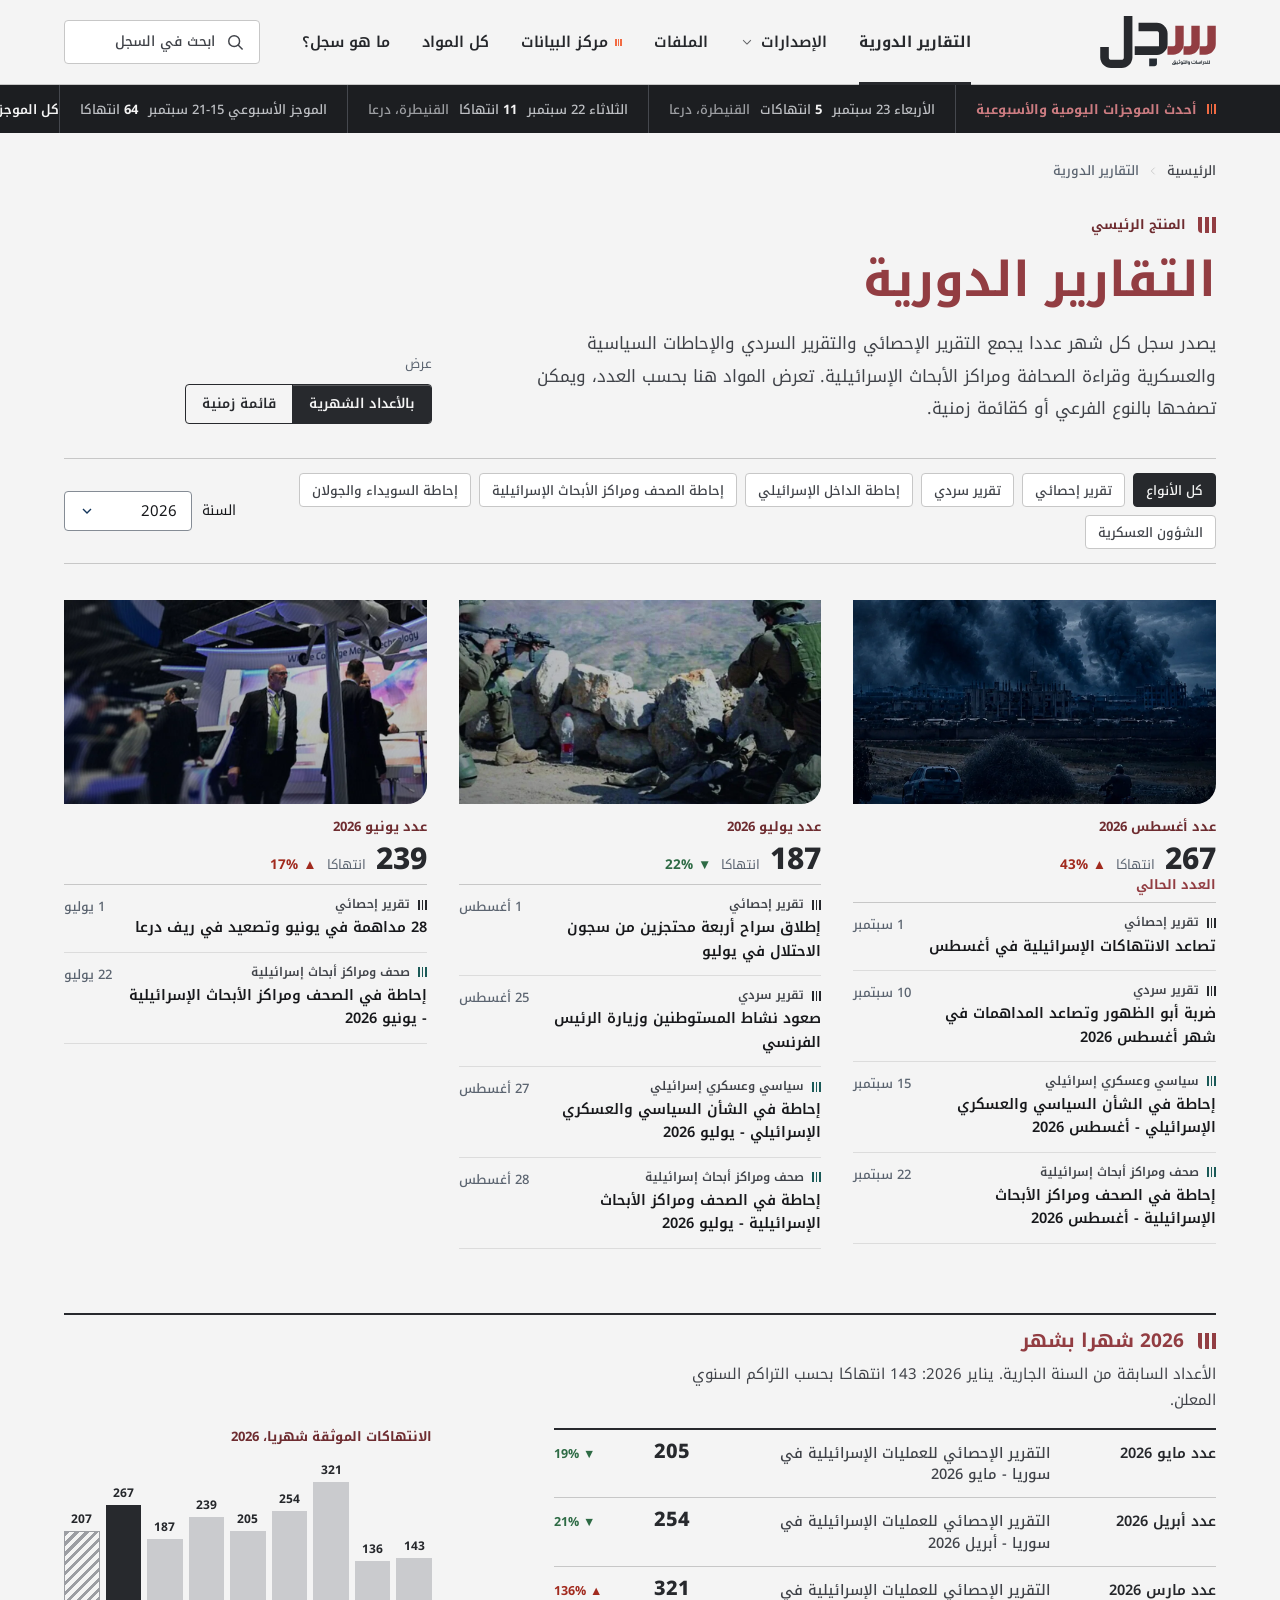
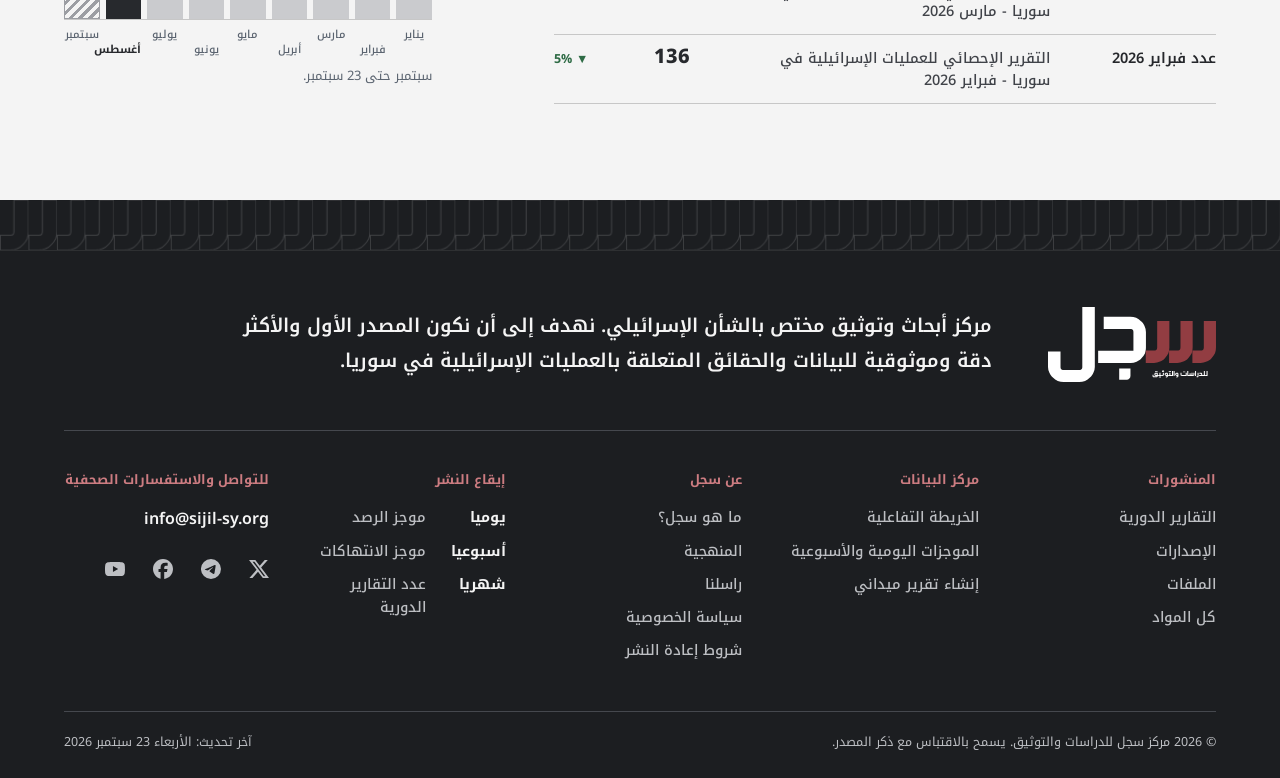
<file: reports.html>
<!doctype html>
<html lang="ar" dir="rtl">
<head>
<meta charset="utf-8">
<meta name="viewport" content="width=device-width, initial-scale=1">
<title>التقارير الدورية | سجل</title>
<meta name="description" content="أرشيف الأعداد الشهرية: أرقام كل عدد ومواده، والاتجاه الشهري للسنة.">
<meta name="theme-color" content="#27292D">
<script>(function(h){h.classList.add('js');try{if(!matchMedia('(prefers-reduced-motion: reduce)').matches){var k='sj-first:'+location.pathname;if(!sessionStorage.getItem(k)){h.classList.add('first-view');sessionStorage.setItem(k,'1');setTimeout(function(){if(!window.__sjReady)h.classList.add('first-done')},4000)}}}catch(e){}})(document.documentElement)</script>
<link rel="icon" href="assets/img/sijil-icon-circle.svg" type="image/svg+xml">
<link rel="preconnect" href="https://fonts.googleapis.com"><link rel="preconnect" href="https://fonts.gstatic.com" crossorigin>
<link href="https://fonts.googleapis.com/css2?family=Noto+Kufi+Arabic:wght@400;500;600;700;800&amp;family=Noto+Naskh+Arabic:wght@400;500;600;700&amp;family=DM+Mono:wght@400;500&amp;display=swap" rel="stylesheet">
<link rel="stylesheet" href="assets/css/sijil.css?v=28">
<link rel="stylesheet" href="assets/css/site.css?v=28">
</head>
<body>
<div class="sj site" data-page="reports">
<a class="sr skip" href="#main">تخط إلى المحتوى</a>
<div class="bp-d"></div><header class="site-head bp-d"><div class="masthead"><div class="container masthead__bar"><a class="brand" href="index.html" aria-label="مركز سجل للدراسات والتوثيق، الرئيسية"><img loading="lazy" decoding="async" src="assets/img/sijil-logo-full.svg" alt="سجل للدراسات والتوثيق" style="height:52px;width:116px"><span class="brand__desc">مركز سوري لرصد العمليات الإسرائيلية وتوثيقها وتحليلها</span></a><nav class="nav" aria-label="التنقل الرئيسي"><a class="nav__a is-active" href="reports.html" aria-current="page">التقارير الدورية</a><a class="nav__a" href="tag.html" aria-haspopup="true" aria-expanded="false" aria-controls="mega" data-mega>الإصدارات<svg class="ic " viewBox="0 0 24 24" aria-hidden="true"><path d="M6 9.5l6 6 6-6"/></svg></a><a class="nav__a" href="tag.html">الملفات</a><a class="nav__a" href="data.html"><span class="sq sq--live" style="width:7px;height:7px" aria-hidden="true"></span>مركز البيانات</a><a class="nav__a" href="archive.html">كل المواد</a><a class="nav__a" href="about.html">ما هو سجل؟</a></nav><a class="search-btn" href="search.html" aria-label="ابحث في موقع سجل"><svg class="ic " viewBox="0 0 24 24" aria-hidden="true"><circle cx="11" cy="11" r="6.5"/><path d="M16 16l4.5 4.5"/></svg><span>ابحث في السجل</span></a></div></div><div class="mega" id="mega" hidden><div class="container" style="padding-block:28px 32px;display:grid;grid-template-columns:repeat(12,minmax(0,1fr));gap:24px"><div class="mega__col" style="grid-column:span 3"><h3>جغرافيا</h3><a href="tag.html">سوريا وإسرائيل<svg class="ic ic--sm" viewBox="0 0 24 24" aria-hidden="true"><path d="M14.5 6l-6 6 6 6"/></svg></a><a href="tag.html">الداخل الإسرائيلي<svg class="ic ic--sm" viewBox="0 0 24 24" aria-hidden="true"><path d="M14.5 6l-6 6 6 6"/></svg></a><a href="tag.html">إسرائيل والشرق الأوسط<svg class="ic ic--sm" viewBox="0 0 24 24" aria-hidden="true"><path d="M14.5 6l-6 6 6 6"/></svg></a><a href="tag.html">إسرائيل والعالم<svg class="ic ic--sm" viewBox="0 0 24 24" aria-hidden="true"><path d="M14.5 6l-6 6 6 6"/></svg></a><a href="tag.html">جيوسياسة<svg class="ic ic--sm" viewBox="0 0 24 24" aria-hidden="true"><path d="M14.5 6l-6 6 6 6"/></svg></a></div><div class="mega__col" style="grid-column:span 5"><h3>موضوعيا</h3><div style="display:grid;grid-template-columns:1fr 1fr;column-gap:24px"><a href="tag.html">قوة خشنة<svg class="ic ic--sm" viewBox="0 0 24 24" aria-hidden="true"><path d="M14.5 6l-6 6 6 6"/></svg></a><a href="tag.html">الاستيطان<svg class="ic ic--sm" viewBox="0 0 24 24" aria-hidden="true"><path d="M14.5 6l-6 6 6 6"/></svg></a><a href="tag.html">المياه<svg class="ic ic--sm" viewBox="0 0 24 24" aria-hidden="true"><path d="M14.5 6l-6 6 6 6"/></svg></a><a href="tag.html">المحتجزون في السجون الإسرائيلية<svg class="ic ic--sm" viewBox="0 0 24 24" aria-hidden="true"><path d="M14.5 6l-6 6 6 6"/></svg></a><a href="tag.html">القواعد العسكرية<svg class="ic ic--sm" viewBox="0 0 24 24" aria-hidden="true"><path d="M14.5 6l-6 6 6 6"/></svg></a><a href="tag.html">مشروع سوفا<svg class="ic ic--sm" viewBox="0 0 24 24" aria-hidden="true"><path d="M14.5 6l-6 6 6 6"/></svg></a><a href="tag.html">عمليات التجريف والحفر<svg class="ic ic--sm" viewBox="0 0 24 24" aria-hidden="true"><path d="M14.5 6l-6 6 6 6"/></svg></a><a href="tag.html">إحاطات ميدانية<svg class="ic ic--sm" viewBox="0 0 24 24" aria-hidden="true"><path d="M14.5 6l-6 6 6 6"/></svg></a><a href="tag.html">ترجمات<svg class="ic ic--sm" viewBox="0 0 24 24" aria-hidden="true"><path d="M14.5 6l-6 6 6 6"/></svg></a></div></div><div style="grid-column:span 4;border-inline-start:1px solid var(--border);padding-inline-start:24px;display:flex;flex-direction:column;gap:12px"><span class="t-label">الأحدث في الإصدارات</span><a href="article.html" tabindex="-1" aria-hidden="true"><div class="frame" style=""><img loading="lazy" decoding="async" src="assets/img/img-latam.webp" alt=""></div></a><span class="tag tag--analysis ">مقال تحليلي <span class="tag__sub">ورقة بحثية</span></span><a href="article.html" style="font:700 16px/1.6 var(--font-kufi)">تحولات علاقة دولة الاحتلال بأمريكا اللاتينية</a><a class="link-arrow " href="tag.html"><span>كل الإصدارات</span><svg class="ic " viewBox="0 0 24 24" aria-hidden="true"><path d="M19 12H5.5M11 6l-6 6 6 6"/></svg></a></div></div></div></header><div class="bp-d"><section class="monbar inv" aria-label="أحدث الموجزات اليومية والأسبوعية"><div class="container"><span class="monbar__label"><span class="sq sq--live" aria-hidden="true"></span>أحدث الموجزات اليومية والأسبوعية</span><a class="monbar__item" href="brief.html"><span>الأربعاء 23 سبتمبر</span><span><b>5</b> انتهاكات</span><span style="opacity:.8">القنيطرة، درعا</span></a><a class="monbar__item" href="brief.html"><span>الثلاثاء 22 سبتمبر</span><span><b>11</b> انتهاكا</span><span style="opacity:.8">القنيطرة، درعا</span></a><a class="monbar__item" href="brief.html"><span>الموجز الأسبوعي 15-21 سبتمبر</span><span><b>64</b> انتهاكا</span></a><a class="monbar__more" href="data.html">كل الموجزات<svg class="ic ic--sm" viewBox="0 0 24 24" aria-hidden="true"><path d="M19 12H5.5M11 6l-6 6 6 6"/></svg></a></div></section></div><header class="masthead site-head bp-tm"><div class="container" style="height:64px;display:flex;align-items:center;justify-content:space-between"><a class="brand" href="index.html" aria-label="مركز سجل، الرئيسية"><img loading="lazy" decoding="async" src="assets/img/sijil-logo-full.svg" alt="سجل للدراسات والتوثيق" style="height:42px;width:93px"></a><div style="display:flex;gap:8px"><a class="icon-btn" href="search.html" aria-label="بحث"><svg class="ic " viewBox="0 0 24 24" aria-hidden="true"><circle cx="11" cy="11" r="6.5"/><path d="M16 16l4.5 4.5"/></svg></a><button class="icon-btn" type="button" aria-label="القائمة" aria-expanded="false" aria-controls="menu" data-menu-open style="background:var(--navy-800);color:var(--paper-100);border-color:var(--navy-800)"><svg class="ic " viewBox="0 0 24 24" aria-hidden="true"><path d="M4 7h16M4 12h16M4 17h10"/></svg></button></div></div></header><div class="bp-tm"><section class="monbar inv" aria-label="أحدث الموجزات اليومية والأسبوعية" style="height:auto"><div class="container" style="height:52px;gap:0;overflow:hidden"><span class="monbar__label" style="padding-inline-end:12px"><span class="sq sq--live" aria-hidden="true"></span>أحدث الموجزات</span><a class="monbar__item" href="brief.html" style="padding-inline:12px;border:0"><span>الأربعاء 23 سبتمبر</span><span><b>5</b> انتهاكات</span></a><a class="monbar__more" href="data.html" aria-label="كل الموجزات"><svg class="ic ic--sm" viewBox="0 0 24 24" aria-hidden="true"><path d="M19 12H5.5M11 6l-6 6 6 6"/></svg></a></div></section></div>
<main id="main">
<section class="container" style="padding-top:28px;padding-bottom:34px">
 <nav class="crumbs" aria-label="مسار التصفح"><a href="index.html">الرئيسية</a><svg class="ic " viewBox="0 0 24 24" aria-hidden="true"><path d="M14.5 6l-6 6 6 6"/></svg><span aria-current="page">التقارير الدورية</span></nav>
 <div class="grid-12" style="margin-top:34px;align-items:end">
  <div style="grid-column:1 / span 8;display:flex;flex-direction:column;gap:14px">
   <span class="kicker"><span class="seen " aria-hidden="true"><i></i><i></i><i></i></span>المنتج الرئيسي</span>
   <h1 class="t-h1" style="color:var(--navy-800);font-size:48px">التقارير الدورية</h1>
   <p style="font:400 17px/1.9 var(--font-kufi);color:var(--text-muted);max-width:680px">يصدر سجل كل شهر عددا يجمع التقرير الإحصائي والتقرير السردي والإحاطات السياسية والعسكرية وقراءة الصحافة ومراكز الأبحاث الإسرائيلية. تعرض المواد هنا بحسب العدد، ويمكن تصفحها بالنوع الفرعي أو كقائمة زمنية.</p>
  </div>
  <div style="grid-column:9 / span 4"><div style="display:flex;flex-direction:column;gap:10px;align-items:flex-start"><span class="t-caption">عرض</span><div class="seg" role="group" aria-label="طريقة العرض" data-view-switch="issues"><button class="is-on" type="button" data-v="issues" aria-pressed="true">بالأعداد الشهرية</button><button type="button" data-v="list" aria-pressed="false">قائمة زمنية</button></div></div></div>
 </div>
</section>
<section class="container">
 <div class="row between" style="border-block:1px solid var(--border);padding-block:14px;gap:24px">
  <div class="chips chips--scroll" data-chip-radio data-sub-filter aria-label="النوع الفرعي"><button class="chip is-on" type="button" title="كل الأنواع" data-sub="all" aria-pressed="true">كل الأنواع</button><button class="chip " type="button" title="تقرير إحصائي" data-sub="stat" aria-pressed="false">تقرير إحصائي</button><button class="chip " type="button" title="تقرير سردي" data-sub="narr" aria-pressed="false">تقرير سردي</button><button class="chip " type="button" title="إحاطة في الشأن السياسي والعسكري الإسرائيلي" data-sub="polmil" aria-pressed="false">إحاطة الداخل الإسرائيلي</button><button class="chip " type="button" title="إحاطة في الصحف ومراكز الأبحاث الإسرائيلية" data-sub="press" aria-pressed="false">إحاطة الصحف ومراكز الأبحاث الإسرائيلية</button><button class="chip " type="button" title="إحاطة السويداء والجولان" data-sub="sweida" aria-pressed="false">إحاطة السويداء والجولان</button><button class="chip " type="button" title="تقرير الشؤون العسكرية الإسرائيلية" data-sub="mil" aria-pressed="false">الشؤون العسكرية</button></div>
  <div class="row" style="gap:10px"><label class="t-small" for="yr" style="white-space:nowrap">السنة</label><select id="yr" class="select" style="width:128px;height:40px"><option>2026</option><option>2025</option></select></div>
 </div>
 <div style="display:grid;grid-template-columns:repeat(3,minmax(0,1fr));gap:32px;margin-top:36px" data-issues-view>
<article style="display:flex;flex-direction:column;min-width:0" data-issue="أغسطس 2026">
 <a href="reports.html" style="display:flex;flex-direction:column;gap:8px;min-width:0"><div class="frame" style=""><img fetchpriority="high" decoding="async" src="assets/img/img-abuzhour-hero.webp" alt="صورة الغلاف: أعمدة دخان فوق منطقة سكنية بعد ضربة مطار أبو الظهور"></div><span class="t-label" style="margin-top:6px">عدد أغسطس 2026</span><span style="display:flex;align-items:baseline;gap:10px;flex-wrap:wrap"><span style="font:800 30px/1 var(--font-kufi);color:var(--navy-800);font-variant-numeric:tabular-nums">267</span><span class="t-caption">انتهاكا</span><span class="delta ">▲ 43%</span></span></a>
 <span class="t-label" style="color:var(--type-monitor)">العدد الحالي</span>
 <ul style="margin-top:8px;border-top:1px solid var(--border)"><li data-sub="stat" data-date="2026-09-01" data-t="monthly" style="display:grid;grid-template-columns:minmax(0,1fr) auto;gap:12px;padding:12px 0;border-bottom:1px solid var(--border-soft)"><a href="report.html" style="font:600 14.5px/1.6 var(--font-kufi);color:var(--ink-900)"><span class="tag tag--monthly" style="display:flex;margin-bottom:4px;font-size:12px">تقرير إحصائي</span>تصاعد الانتهاكات الإسرائيلية في أغسطس</a><span class="t-meta" style="white-space:nowrap">1 سبتمبر</span></li><li data-sub="narr" data-date="2026-09-10" data-t="monthly" style="display:grid;grid-template-columns:minmax(0,1fr) auto;gap:12px;padding:12px 0;border-bottom:1px solid var(--border-soft)"><a href="report.html" style="font:600 14.5px/1.6 var(--font-kufi);color:var(--ink-900)"><span class="tag tag--monthly" style="display:flex;margin-bottom:4px;font-size:12px">تقرير سردي</span>ضربة أبو الظهور وتصاعد المداهمات في شهر أغسطس 2026</a><span class="t-meta" style="white-space:nowrap">10 سبتمبر</span></li><li data-sub="polmil" data-date="2026-09-15" data-t="briefing" style="display:grid;grid-template-columns:minmax(0,1fr) auto;gap:12px;padding:12px 0;border-bottom:1px solid var(--border-soft)"><a href="report.html" style="font:600 14.5px/1.6 var(--font-kufi);color:var(--ink-900)"><span class="tag tag--briefing" style="display:flex;margin-bottom:4px;font-size:12px">سياسي وعسكري إسرائيلي</span>إحاطة في الشأن السياسي والعسكري الإسرائيلي - أغسطس 2026</a><span class="t-meta" style="white-space:nowrap">15 سبتمبر</span></li><li data-sub="press" data-date="2026-09-22" data-t="briefing" style="display:grid;grid-template-columns:minmax(0,1fr) auto;gap:12px;padding:12px 0;border-bottom:1px solid var(--border-soft)"><a href="report.html" style="font:600 14.5px/1.6 var(--font-kufi);color:var(--ink-900)"><span class="tag tag--briefing" style="display:flex;margin-bottom:4px;font-size:12px">صحف ومراكز أبحاث إسرائيلية</span>إحاطة في الصحف ومراكز الأبحاث الإسرائيلية - أغسطس 2026</a><span class="t-meta" style="white-space:nowrap">22 سبتمبر</span></li></ul>
</article>
<article style="display:flex;flex-direction:column;min-width:0" data-issue="يوليو 2026">
 <a href="reports.html" style="display:flex;flex-direction:column;gap:8px;min-width:0"><div class="frame" style=""><img loading="lazy" decoding="async" src="assets/img/img-jul-narr.webp" alt="جنديان من قوات الاحتلال يتمركزان خلف صخور"></div><span class="t-label" style="margin-top:6px">عدد يوليو 2026</span><span style="display:flex;align-items:baseline;gap:10px;flex-wrap:wrap"><span style="font:800 30px/1 var(--font-kufi);color:var(--navy-800);font-variant-numeric:tabular-nums">187</span><span class="t-caption">انتهاكا</span><span class="delta delta--down">▼ 22%</span></span></a>
 
 <ul style="margin-top:8px;border-top:1px solid var(--border)"><li data-sub="stat" data-date="2026-08-01" data-t="monthly" style="display:grid;grid-template-columns:minmax(0,1fr) auto;gap:12px;padding:12px 0;border-bottom:1px solid var(--border-soft)"><a href="report.html" style="font:600 14.5px/1.6 var(--font-kufi);color:var(--ink-900)"><span class="tag tag--monthly" style="display:flex;margin-bottom:4px;font-size:12px">تقرير إحصائي</span>إطلاق سراح أربعة محتجزين من سجون الاحتلال في يوليو</a><span class="t-meta" style="white-space:nowrap">1 أغسطس</span></li><li data-sub="narr" data-date="2026-08-25" data-t="monthly" style="display:grid;grid-template-columns:minmax(0,1fr) auto;gap:12px;padding:12px 0;border-bottom:1px solid var(--border-soft)"><a href="report.html" style="font:600 14.5px/1.6 var(--font-kufi);color:var(--ink-900)"><span class="tag tag--monthly" style="display:flex;margin-bottom:4px;font-size:12px">تقرير سردي</span>صعود نشاط المستوطنين وزيارة الرئيس الفرنسي</a><span class="t-meta" style="white-space:nowrap">25 أغسطس</span></li><li data-sub="polmil" data-date="2026-08-27" data-t="briefing" style="display:grid;grid-template-columns:minmax(0,1fr) auto;gap:12px;padding:12px 0;border-bottom:1px solid var(--border-soft)"><a href="report.html" style="font:600 14.5px/1.6 var(--font-kufi);color:var(--ink-900)"><span class="tag tag--briefing" style="display:flex;margin-bottom:4px;font-size:12px">سياسي وعسكري إسرائيلي</span>إحاطة في الشأن السياسي والعسكري الإسرائيلي - يوليو 2026</a><span class="t-meta" style="white-space:nowrap">27 أغسطس</span></li><li data-sub="press" data-date="2026-08-28" data-t="briefing" style="display:grid;grid-template-columns:minmax(0,1fr) auto;gap:12px;padding:12px 0;border-bottom:1px solid var(--border-soft)"><a href="report.html" style="font:600 14.5px/1.6 var(--font-kufi);color:var(--ink-900)"><span class="tag tag--briefing" style="display:flex;margin-bottom:4px;font-size:12px">صحف ومراكز أبحاث إسرائيلية</span>إحاطة في الصحف ومراكز الأبحاث الإسرائيلية - يوليو 2026</a><span class="t-meta" style="white-space:nowrap">28 أغسطس</span></li></ul>
</article>
<article style="display:flex;flex-direction:column;min-width:0" data-issue="يونيو 2026">
 <a href="reports.html" style="display:flex;flex-direction:column;gap:8px;min-width:0"><div class="frame" style=""><img loading="lazy" decoding="async" src="assets/img/img-jun-press.webp" alt="زوار جناح طائرات مسيرة في معرض عسكري"></div><span class="t-label" style="margin-top:6px">عدد يونيو 2026</span><span style="display:flex;align-items:baseline;gap:10px;flex-wrap:wrap"><span style="font:800 30px/1 var(--font-kufi);color:var(--navy-800);font-variant-numeric:tabular-nums">239</span><span class="t-caption">انتهاكا</span><span class="delta ">▲ 17%</span></span></a>
 
 <ul style="margin-top:8px;border-top:1px solid var(--border)"><li data-sub="stat" data-date="2026-07-01" data-t="monthly" style="display:grid;grid-template-columns:minmax(0,1fr) auto;gap:12px;padding:12px 0;border-bottom:1px solid var(--border-soft)"><a href="report.html" style="font:600 14.5px/1.6 var(--font-kufi);color:var(--ink-900)"><span class="tag tag--monthly" style="display:flex;margin-bottom:4px;font-size:12px">تقرير إحصائي</span>28 مداهمة في يونيو وتصعيد في ريف درعا</a><span class="t-meta" style="white-space:nowrap">1 يوليو</span></li><li data-sub="press" data-date="2026-07-22" data-t="briefing" style="display:grid;grid-template-columns:minmax(0,1fr) auto;gap:12px;padding:12px 0;border-bottom:1px solid var(--border-soft)"><a href="report.html" style="font:600 14.5px/1.6 var(--font-kufi);color:var(--ink-900)"><span class="tag tag--briefing" style="display:flex;margin-bottom:4px;font-size:12px">صحف ومراكز أبحاث إسرائيلية</span>إحاطة في الصحف ومراكز الأبحاث الإسرائيلية - يونيو 2026</a><span class="t-meta" style="white-space:nowrap">22 يوليو</span></li></ul>
</article></div>
 <div class="register issues-list" data-issues-list hidden></div>
 <div style="margin-top:64px"><div class="sec-head sec-head--sm"><div><div class="sec-head__title"><span class="seen " aria-hidden="true"><i></i><i></i><i></i></span><h2>2026 شهرا بشهر</h2></div><p class="sec-head__desc">الأعداد السابقة من السنة الجارية. يناير 2026: 143 انتهاكا بحسب التراكم السنوي المعلن.</p></div></div></div>
 <div class="grid-12" style="margin-top:14px;padding-bottom:96px;align-items:start">
  <div style="grid-column:1 / span 7;border-top:2px solid var(--navy-800)"><a class="months__row" href="report.html" style="grid-template-columns:150px minmax(0,1fr) 72px 84px"><span>عدد مايو 2026</span><span style="font-weight:500;color:var(--text-muted)">التقرير الإحصائي للعمليات الإسرائيلية في سوريا - مايو 2026</span><b>205</b><span class="delta delta--down">▼ 19%</span></a><a class="months__row" href="report.html" style="grid-template-columns:150px minmax(0,1fr) 72px 84px"><span>عدد أبريل 2026</span><span style="font-weight:500;color:var(--text-muted)">التقرير الإحصائي للعمليات الإسرائيلية في سوريا - أبريل 2026</span><b>254</b><span class="delta delta--down">▼ 21%</span></a><a class="months__row" href="report.html" style="grid-template-columns:150px minmax(0,1fr) 72px 84px"><span>عدد مارس 2026</span><span style="font-weight:500;color:var(--text-muted)">التقرير الإحصائي للعمليات الإسرائيلية في سوريا - مارس 2026</span><b>321</b><span class="delta ">▲ 136%</span></a><a class="months__row" href="report.html" style="grid-template-columns:150px minmax(0,1fr) 72px 84px"><span>عدد فبراير 2026</span><span style="font-weight:500;color:var(--text-muted)">التقرير الإحصائي للعمليات الإسرائيلية في سوريا - فبراير 2026</span><b>136</b><span class="delta delta--down">▼ 5%</span></a></div>
  <div class="bars--compact" style="grid-column:9 / span 4"><div class="t-label" style="margin-bottom:14px">الانتهاكات الموثقة شهريا، 2026</div><div class="barchart" role="img" aria-label="يناير: 143، فبراير: 136، مارس: 321، أبريل: 254، مايو: 205، يونيو: 239، يوليو: 187، أغسطس: 267، سبتمبر: 207"><div class="bars" style="--bh:160px;gap:6px"><div class="bars__col"><span class="bars__v">143</span><span class="bars__b" style="height:38.4%"></span></div><div class="bars__col"><span class="bars__v">136</span><span class="bars__b" style="height:36.5%"></span></div><div class="bars__col"><span class="bars__v">321</span><span class="bars__b" style="height:86.2%"></span></div><div class="bars__col"><span class="bars__v">254</span><span class="bars__b" style="height:68.2%"></span></div><div class="bars__col"><span class="bars__v">205</span><span class="bars__b" style="height:55.1%"></span></div><div class="bars__col"><span class="bars__v">239</span><span class="bars__b" style="height:64.2%"></span></div><div class="bars__col"><span class="bars__v">187</span><span class="bars__b" style="height:50.2%"></span></div><div class="bars__col is-hi"><span class="bars__v">267</span><span class="bars__b" style="height:71.7%"></span></div><div class="bars__col is-partial"><span class="bars__v">207</span><span class="bars__b" style="height:55.6%"></span></div></div><div class="bars__x" style="gap:6px"><span class="">يناير</span><span class="">فبراير</span><span class="">مارس</span><span class="">أبريل</span><span class="">مايو</span><span class="">يونيو</span><span class="">يوليو</span><span class="is-hi">أغسطس</span><span class="">سبتمبر</span></div></div><p class="t-caption" style="margin-top:8px">سبتمبر حتى 23 سبتمبر.</p></div>
 </div>
</section></main>
<div class="bp-d"><footer class="footer footer--d inv"><svg class="seen-band footer__band" aria-hidden="true" focusable="false"><defs><pattern id="sb-fd" width="28.46" height="50.67" patternUnits="userSpaceOnUse"><path transform="translate(-221.54 -121.93)" fill="none" stroke="currentColor" stroke-width="1" d="M250,121.93v31.63c0,2.5-.39,4.83-1.18,7-1.05,2.17-2.43,4.11-4.14,5.82-1.71,1.97-3.65,3.35-5.82,4.14-2.37,1.12-4.7,1.68-7,1.68h-9.96v-14.89h9.96c1.64,0,2.73-.56,3.25-1.68.26-.79.39-1.48.39-2.07v-31.63h14.5Z"/></pattern></defs><rect width="100%" height="100%" fill="url(#sb-fd)"/></svg><div class="container"><div class="footer__top"><div class="footer__brand"><img class="footer__logo" src="assets/img/sijil-logo-full-reverse.svg" alt="مركز سجل للدراسات والتوثيق"><p class="footer__vision">مركز أبحاث وتوثيق مختص بالشأن الإسرائيلي. نهدف إلى أن نكون المصدر الأول والأكثر دقة وموثوقية للبيانات والحقائق المتعلقة بالعمليات الإسرائيلية في سوريا.</p></div></div><div class="footer__links"><nav class="footer__col" aria-label="المنشورات"><h2>المنشورات</h2><ul><li><a href="reports.html">التقارير الدورية</a></li><li><a href="tag.html">الإصدارات</a></li><li><a href="tag.html">الملفات</a></li><li><a href="archive.html">كل المواد</a></li></ul></nav><nav class="footer__col" aria-label="مركز البيانات"><h2>مركز البيانات</h2><ul><li><a href="data.html">الخريطة التفاعلية</a></li><li><a href="data.html">الموجزات اليومية والأسبوعية</a></li><li><a href="field-report.html">إنشاء تقرير ميداني</a></li></ul></nav><nav class="footer__col" aria-label="عن سجل"><h2>عن سجل</h2><ul><li><a href="about.html">ما هو سجل؟</a></li><li><a href="about.html">المنهجية</a></li><li><a href="contact.html">راسلنا</a></li><li><a href="#">سياسة الخصوصية</a></li><li><a href="#">شروط إعادة النشر</a></li></ul></nav><div class="footer__col"><h2>إيقاع النشر</h2><ul class="footer__cadence"><li><b>يوميا</b><span>موجز الرصد</span></li><li><b>أسبوعيا</b><span>موجز الانتهاكات</span></li><li><b>شهريا</b><span>عدد التقارير الدورية</span></li></ul></div><div class="footer__col"><h2>للتواصل والاستفسارات الصحفية</h2><a class="footer__mail" href="mailto:info@sijil-sy.org">info@sijil-sy.org</a><div class="footer__social"><a href="https://x.com/sijlnews" target="_blank" rel="noopener" aria-label="سجل على إكس"><svg class="ic ic--fill " viewBox="0 0 24 24" aria-hidden="true"><path d="M18.9 1.15h3.68l-8.04 9.19L24 22.85h-7.41l-5.8-7.59-6.64 7.59H.47l8.6-9.83L0 1.15h7.59l5.25 6.94zm-1.29 19.49h2.04L6.49 3.24H4.3z"/></svg></a><a href="#" aria-label="سجل على تلغرام"><svg class="ic ic--fill " viewBox="0 0 24 24" aria-hidden="true"><path d="M11.94 0A12 12 0 1 0 12 24 12 12 0 0 0 11.94 0zm4.97 7.22c.1 0 .32.02.46.14.12.1.15.23.17.33.02.09.04.3.02.47-.18 1.9-.96 6.5-1.36 8.63-.17.9-.5 1.2-.82 1.23-.7.06-1.22-.46-1.9-.9-1.05-.7-1.65-1.13-2.67-1.8-1.19-.78-.42-1.21.26-1.91.17-.19 3.24-2.98 3.3-3.23.01-.03.02-.15-.05-.21-.07-.06-.18-.04-.25-.03-.1.03-1.8 1.14-5.06 3.35-.48.33-.91.49-1.3.48-.43-.01-1.25-.24-1.87-.44-.75-.25-1.35-.38-1.3-.79.03-.22.33-.44.9-.66 3.5-1.53 5.83-2.53 7-3.02 3.33-1.38 4.02-1.62 4.47-1.63z"/></svg></a><a href="#" aria-label="سجل على فيسبوك"><svg class="ic ic--fill " viewBox="0 0 24 24" aria-hidden="true"><path d="M9.1 23.69v-7.98H6.63v-3.67H9.1v-1.58c0-4.09 1.85-5.98 5.86-5.98.4 0 .96.04 1.47.1.39.05.77.11 1.14.2v3.32c-.22-.02-.44-.03-.65-.04h-.73c-.71 0-1.26.1-1.68.31-.28.14-.51.35-.68.63-.26.42-.37 1-.37 1.75v1.3h3.92l-.39 2.1-.29 1.56h-3.25v8.25C19.4 23.24 24 18.18 24 12.04c0-6.63-5.37-12-12-12S0 5.42 0 12.04c0 5.63 3.87 10.35 9.1 11.65z"/></svg></a><a href="#" aria-label="سجل على يوتيوب"><svg class="ic ic--fill " viewBox="0 0 24 24" aria-hidden="true"><path d="M23.5 6.19a3.02 3.02 0 0 0-2.12-2.14C19.5 3.55 12 3.55 12 3.55s-7.5 0-9.38.5A3.02 3.02 0 0 0 .5 6.19C0 8.07 0 12 0 12s0 3.93.5 5.81a3.02 3.02 0 0 0 2.12 2.14c1.88.5 9.38.5 9.38.5s7.5 0 9.38-.5a3.02 3.02 0 0 0 2.12-2.14C24 15.93 24 12 24 12s0-3.93-.5-5.81zM9.55 15.57V8.43L15.82 12z"/></svg></a></div></div></div><div class="footer__legal"><span>© 2026 مركز سجل للدراسات والتوثيق. يسمح بالاقتباس مع ذكر المصدر.</span><span>آخر تحديث: الأربعاء 23 سبتمبر 2026</span></div></div></footer></div><div class="bp-t"><footer class="footer footer--t inv"><svg class="seen-band footer__band" aria-hidden="true" focusable="false"><defs><pattern id="sb-ft" width="28.46" height="50.67" patternUnits="userSpaceOnUse"><path transform="translate(-221.54 -121.93)" fill="none" stroke="currentColor" stroke-width="1" d="M250,121.93v31.63c0,2.5-.39,4.83-1.18,7-1.05,2.17-2.43,4.11-4.14,5.82-1.71,1.97-3.65,3.35-5.82,4.14-2.37,1.12-4.7,1.68-7,1.68h-9.96v-14.89h9.96c1.64,0,2.73-.56,3.25-1.68.26-.79.39-1.48.39-2.07v-31.63h14.5Z"/></pattern></defs><rect width="100%" height="100%" fill="url(#sb-ft)"/></svg><div class="container"><div class="footer__top"><div class="footer__brand"><img class="footer__logo" src="assets/img/sijil-logo-full-reverse.svg" alt="مركز سجل للدراسات والتوثيق"><p class="footer__vision">مركز أبحاث وتوثيق مختص بالشأن الإسرائيلي. نهدف إلى أن نكون المصدر الأول والأكثر دقة وموثوقية للبيانات والحقائق المتعلقة بالعمليات الإسرائيلية في سوريا.</p></div></div><div class="footer__links"><nav class="footer__col" aria-label="المنشورات"><h2>المنشورات</h2><ul><li><a href="reports.html">التقارير الدورية</a></li><li><a href="tag.html">الإصدارات</a></li><li><a href="tag.html">الملفات</a></li><li><a href="archive.html">كل المواد</a></li></ul></nav><nav class="footer__col" aria-label="مركز البيانات"><h2>مركز البيانات</h2><ul><li><a href="data.html">الخريطة التفاعلية</a></li><li><a href="data.html">الموجزات اليومية والأسبوعية</a></li><li><a href="field-report.html">إنشاء تقرير ميداني</a></li></ul></nav><nav class="footer__col" aria-label="عن سجل"><h2>عن سجل</h2><ul><li><a href="about.html">ما هو سجل؟</a></li><li><a href="about.html">المنهجية</a></li><li><a href="contact.html">راسلنا</a></li><li><a href="#">سياسة الخصوصية</a></li><li><a href="#">شروط إعادة النشر</a></li></ul></nav><div class="footer__col"><h2>إيقاع النشر</h2><ul class="footer__cadence"><li><b>يوميا</b><span>موجز الرصد</span></li><li><b>أسبوعيا</b><span>موجز الانتهاكات</span></li><li><b>شهريا</b><span>عدد التقارير الدورية</span></li></ul></div><div class="footer__col"><h2>للتواصل والاستفسارات الصحفية</h2><a class="footer__mail" href="mailto:info@sijil-sy.org">info@sijil-sy.org</a><div class="footer__social"><a href="https://x.com/sijlnews" target="_blank" rel="noopener" aria-label="سجل على إكس"><svg class="ic ic--fill " viewBox="0 0 24 24" aria-hidden="true"><path d="M18.9 1.15h3.68l-8.04 9.19L24 22.85h-7.41l-5.8-7.59-6.64 7.59H.47l8.6-9.83L0 1.15h7.59l5.25 6.94zm-1.29 19.49h2.04L6.49 3.24H4.3z"/></svg></a><a href="#" aria-label="سجل على تلغرام"><svg class="ic ic--fill " viewBox="0 0 24 24" aria-hidden="true"><path d="M11.94 0A12 12 0 1 0 12 24 12 12 0 0 0 11.94 0zm4.97 7.22c.1 0 .32.02.46.14.12.1.15.23.17.33.02.09.04.3.02.47-.18 1.9-.96 6.5-1.36 8.63-.17.9-.5 1.2-.82 1.23-.7.06-1.22-.46-1.9-.9-1.05-.7-1.65-1.13-2.67-1.8-1.19-.78-.42-1.21.26-1.91.17-.19 3.24-2.98 3.3-3.23.01-.03.02-.15-.05-.21-.07-.06-.18-.04-.25-.03-.1.03-1.8 1.14-5.06 3.35-.48.33-.91.49-1.3.48-.43-.01-1.25-.24-1.87-.44-.75-.25-1.35-.38-1.3-.79.03-.22.33-.44.9-.66 3.5-1.53 5.83-2.53 7-3.02 3.33-1.38 4.02-1.62 4.47-1.63z"/></svg></a><a href="#" aria-label="سجل على فيسبوك"><svg class="ic ic--fill " viewBox="0 0 24 24" aria-hidden="true"><path d="M9.1 23.69v-7.98H6.63v-3.67H9.1v-1.58c0-4.09 1.85-5.98 5.86-5.98.4 0 .96.04 1.47.1.39.05.77.11 1.14.2v3.32c-.22-.02-.44-.03-.65-.04h-.73c-.71 0-1.26.1-1.68.31-.28.14-.51.35-.68.63-.26.42-.37 1-.37 1.75v1.3h3.92l-.39 2.1-.29 1.56h-3.25v8.25C19.4 23.24 24 18.18 24 12.04c0-6.63-5.37-12-12-12S0 5.42 0 12.04c0 5.63 3.87 10.35 9.1 11.65z"/></svg></a><a href="#" aria-label="سجل على يوتيوب"><svg class="ic ic--fill " viewBox="0 0 24 24" aria-hidden="true"><path d="M23.5 6.19a3.02 3.02 0 0 0-2.12-2.14C19.5 3.55 12 3.55 12 3.55s-7.5 0-9.38.5A3.02 3.02 0 0 0 .5 6.19C0 8.07 0 12 0 12s0 3.93.5 5.81a3.02 3.02 0 0 0 2.12 2.14c1.88.5 9.38.5 9.38.5s7.5 0 9.38-.5a3.02 3.02 0 0 0 2.12-2.14C24 15.93 24 12 24 12s0-3.93-.5-5.81zM9.55 15.57V8.43L15.82 12z"/></svg></a></div></div></div><div class="footer__legal"><span>© 2026 مركز سجل للدراسات والتوثيق. يسمح بالاقتباس مع ذكر المصدر.</span><span>آخر تحديث: الأربعاء 23 سبتمبر 2026</span></div></div></footer></div><div class="bp-m mobile"><footer class="footer footer--m inv"><svg class="seen-band footer__band" aria-hidden="true" focusable="false"><defs><pattern id="sb-fm" width="28.46" height="50.67" patternUnits="userSpaceOnUse"><path transform="translate(-221.54 -121.93)" fill="none" stroke="currentColor" stroke-width="1" d="M250,121.93v31.63c0,2.5-.39,4.83-1.18,7-1.05,2.17-2.43,4.11-4.14,5.82-1.71,1.97-3.65,3.35-5.82,4.14-2.37,1.12-4.7,1.68-7,1.68h-9.96v-14.89h9.96c1.64,0,2.73-.56,3.25-1.68.26-.79.39-1.48.39-2.07v-31.63h14.5Z"/></pattern></defs><rect width="100%" height="100%" fill="url(#sb-fm)"/></svg><div class="container"><div class="footer__top"><div class="footer__brand"><img class="footer__logo" src="assets/img/sijil-logo-full-reverse.svg" alt="مركز سجل للدراسات والتوثيق"><p class="footer__vision">مركز أبحاث وتوثيق مختص بالشأن الإسرائيلي. نهدف إلى أن نكون المصدر الأول والأكثر دقة وموثوقية للبيانات والحقائق المتعلقة بالعمليات الإسرائيلية في سوريا.</p></div></div><div class="footer__links"><nav class="footer__col" aria-label="المنشورات"><h2>المنشورات</h2><ul><li><a href="reports.html">التقارير الدورية</a></li><li><a href="tag.html">الإصدارات</a></li><li><a href="tag.html">الملفات</a></li><li><a href="archive.html">كل المواد</a></li></ul></nav><nav class="footer__col" aria-label="مركز البيانات"><h2>مركز البيانات</h2><ul><li><a href="data.html">الخريطة التفاعلية</a></li><li><a href="data.html">الموجزات اليومية والأسبوعية</a></li><li><a href="field-report.html">إنشاء تقرير ميداني</a></li></ul></nav><nav class="footer__col" aria-label="عن سجل"><h2>عن سجل</h2><ul><li><a href="about.html">ما هو سجل؟</a></li><li><a href="about.html">المنهجية</a></li><li><a href="contact.html">راسلنا</a></li><li><a href="#">سياسة الخصوصية</a></li><li><a href="#">شروط إعادة النشر</a></li></ul></nav><div class="footer__col"><h2>إيقاع النشر</h2><ul class="footer__cadence"><li><b>يوميا</b><span>موجز الرصد</span></li><li><b>أسبوعيا</b><span>موجز الانتهاكات</span></li><li><b>شهريا</b><span>عدد التقارير الدورية</span></li></ul></div><div class="footer__col"><h2>للتواصل والاستفسارات الصحفية</h2><a class="footer__mail" href="mailto:info@sijil-sy.org">info@sijil-sy.org</a><div class="footer__social"><a href="https://x.com/sijlnews" target="_blank" rel="noopener" aria-label="سجل على إكس"><svg class="ic ic--fill " viewBox="0 0 24 24" aria-hidden="true"><path d="M18.9 1.15h3.68l-8.04 9.19L24 22.85h-7.41l-5.8-7.59-6.64 7.59H.47l8.6-9.83L0 1.15h7.59l5.25 6.94zm-1.29 19.49h2.04L6.49 3.24H4.3z"/></svg></a><a href="#" aria-label="سجل على تلغرام"><svg class="ic ic--fill " viewBox="0 0 24 24" aria-hidden="true"><path d="M11.94 0A12 12 0 1 0 12 24 12 12 0 0 0 11.94 0zm4.97 7.22c.1 0 .32.02.46.14.12.1.15.23.17.33.02.09.04.3.02.47-.18 1.9-.96 6.5-1.36 8.63-.17.9-.5 1.2-.82 1.23-.7.06-1.22-.46-1.9-.9-1.05-.7-1.65-1.13-2.67-1.8-1.19-.78-.42-1.21.26-1.91.17-.19 3.24-2.98 3.3-3.23.01-.03.02-.15-.05-.21-.07-.06-.18-.04-.25-.03-.1.03-1.8 1.14-5.06 3.35-.48.33-.91.49-1.3.48-.43-.01-1.25-.24-1.87-.44-.75-.25-1.35-.38-1.3-.79.03-.22.33-.44.9-.66 3.5-1.53 5.83-2.53 7-3.02 3.33-1.38 4.02-1.62 4.47-1.63z"/></svg></a><a href="#" aria-label="سجل على فيسبوك"><svg class="ic ic--fill " viewBox="0 0 24 24" aria-hidden="true"><path d="M9.1 23.69v-7.98H6.63v-3.67H9.1v-1.58c0-4.09 1.85-5.98 5.86-5.98.4 0 .96.04 1.47.1.39.05.77.11 1.14.2v3.32c-.22-.02-.44-.03-.65-.04h-.73c-.71 0-1.26.1-1.68.31-.28.14-.51.35-.68.63-.26.42-.37 1-.37 1.75v1.3h3.92l-.39 2.1-.29 1.56h-3.25v8.25C19.4 23.24 24 18.18 24 12.04c0-6.63-5.37-12-12-12S0 5.42 0 12.04c0 5.63 3.87 10.35 9.1 11.65z"/></svg></a><a href="#" aria-label="سجل على يوتيوب"><svg class="ic ic--fill " viewBox="0 0 24 24" aria-hidden="true"><path d="M23.5 6.19a3.02 3.02 0 0 0-2.12-2.14C19.5 3.55 12 3.55 12 3.55s-7.5 0-9.38.5A3.02 3.02 0 0 0 .5 6.19C0 8.07 0 12 0 12s0 3.93.5 5.81a3.02 3.02 0 0 0 2.12 2.14c1.88.5 9.38.5 9.38.5s7.5 0 9.38-.5a3.02 3.02 0 0 0 2.12-2.14C24 15.93 24 12 24 12s0-3.93-.5-5.81zM9.55 15.57V8.43L15.82 12z"/></svg></a></div></div></div><div class="footer__legal"><span>© 2026 مركز سجل للدراسات والتوثيق. يسمح بالاقتباس مع ذكر المصدر.</span><span>آخر تحديث: الأربعاء 23 سبتمبر 2026</span></div></div></footer></div>
<div class="drawer mobile" id="menu" role="dialog" aria-modal="true" aria-label="القائمة" hidden><div class="drawer__head"><a class="brand" href="index.html" aria-label="مركز سجل، الرئيسية"><img loading="lazy" decoding="async" src="assets/img/sijil-logo-full.svg" alt="سجل للدراسات والتوثيق" style="height:42px;width:93px"></a><button class="icon-btn" type="button" aria-label="أغلق القائمة" data-menu-close style="background:var(--navy-800);color:var(--paper-100);border-color:var(--navy-800)"><svg class="ic " viewBox="0 0 24 24" aria-hidden="true"><path d="M6 6l12 12M18 6L6 18"/></svg></button></div><nav aria-label="القائمة الرئيسية" class="drawer__nav">
 <form role="search" onsubmit="return false" style="position:relative;margin:10px 0 6px"><label class="sr" for="nq">ابحث في سجل</label><input id="nq" class="input" placeholder="ابحث في سجل" style="padding-inline-start:44px;height:50px"><span style="position:absolute;inset-inline-start:14px;top:15px;color:var(--navy-800)"><svg class="ic " viewBox="0 0 24 24" aria-hidden="true"><circle cx="11" cy="11" r="6.5"/><path d="M16 16l4.5 4.5"/></svg></span></form>
 <ul style="border-top:2px solid var(--navy-800);margin-top:10px"><li style="border-bottom:1px solid var(--border)"><a href="reports.html" style="display:flex;justify-content:space-between;align-items:center;padding:16px 0;font:700 20px/1.3 var(--font-kufi);color:var(--ink-900)"><span style="display:flex;align-items:center">التقارير الدورية</span><svg class="ic " viewBox="0 0 24 24" aria-hidden="true"><path d="M14.5 6l-6 6 6 6"/></svg></a></li><li style="border-bottom:1px solid var(--border)"><button type="button" aria-expanded="true" aria-controls="nav-pubs" data-collapse-toggle style="width:100%;display:flex;justify-content:space-between;align-items:center;padding:16px 0;font:700 20px/1.3 var(--font-kufi);color:var(--navy-800)">الإصدارات<svg class="ic " viewBox="0 0 24 24" aria-hidden="true"><path d="M12 5v14M5 12h14"/></svg></button>
            <div class="collapse" id="nav-pubs" data-open="true"><div class="collapse__in"><div style="display:grid;grid-template-columns:1fr 1fr;gap:12px;padding:0 0 14px"><div><div class="t-label" style="margin-bottom:4px">جغرافيا</div><a href="tag.html" style="display:block;padding:10px 0;font:500 15px/1.4 var(--font-kufi);color:var(--ink-700)">سوريا وإسرائيل</a><a href="tag.html" style="display:block;padding:10px 0;font:500 15px/1.4 var(--font-kufi);color:var(--ink-700)">الداخل الإسرائيلي</a><a href="tag.html" style="display:block;padding:10px 0;font:500 15px/1.4 var(--font-kufi);color:var(--ink-700)">إسرائيل والشرق الأوسط</a><a href="tag.html" style="display:block;padding:10px 0;font:500 15px/1.4 var(--font-kufi);color:var(--ink-700)">إسرائيل والعالم</a></div><div><div class="t-label" style="margin-bottom:4px">موضوعيا</div><a href="tag.html" style="display:block;padding:10px 0;font:500 15px/1.4 var(--font-kufi);color:var(--ink-700)">قوة خشنة</a><a href="tag.html" style="display:block;padding:10px 0;font:500 15px/1.4 var(--font-kufi);color:var(--ink-700)">الاستيطان</a><a href="tag.html" style="display:block;padding:10px 0;font:500 15px/1.4 var(--font-kufi);color:var(--ink-700)">المياه</a><a href="tag.html" style="display:block;padding:10px 0;font:500 15px/1.4 var(--font-kufi);color:var(--ink-700)">المحتجزون</a></div></div>
            <a href="tag.html" class="link-arrow" style="margin-bottom:16px"><span>كل الوسوم (14)</span><svg class="ic " viewBox="0 0 24 24" aria-hidden="true"><path d="M19 12H5.5M11 6l-6 6 6 6"/></svg></a></div></div></li><li style="border-bottom:1px solid var(--border)"><a href="tag.html" style="display:flex;justify-content:space-between;align-items:center;padding:16px 0;font:700 20px/1.3 var(--font-kufi);color:var(--ink-900)"><span style="display:flex;align-items:center">الملفات</span><svg class="ic " viewBox="0 0 24 24" aria-hidden="true"><path d="M14.5 6l-6 6 6 6"/></svg></a></li><li style="border-bottom:1px solid var(--border)"><a href="data.html" style="display:flex;justify-content:space-between;align-items:center;padding:16px 0;font:700 20px/1.3 var(--font-kufi);color:var(--ink-900)"><span style="display:flex;align-items:center"><span class="sq sq--live" aria-hidden="true" style="margin-inline-end:10px"></span>مركز البيانات</span><svg class="ic " viewBox="0 0 24 24" aria-hidden="true"><path d="M14.5 6l-6 6 6 6"/></svg></a></li><li style="border-bottom:1px solid var(--border)"><a href="archive.html" style="display:flex;justify-content:space-between;align-items:center;padding:16px 0;font:700 20px/1.3 var(--font-kufi);color:var(--ink-900)"><span style="display:flex;align-items:center">كل المواد</span><svg class="ic " viewBox="0 0 24 24" aria-hidden="true"><path d="M14.5 6l-6 6 6 6"/></svg></a></li><li style="border-bottom:1px solid var(--border)"><a href="about.html" style="display:flex;justify-content:space-between;align-items:center;padding:16px 0;font:700 20px/1.3 var(--font-kufi);color:var(--ink-900)"><span style="display:flex;align-items:center">ما هو سجل؟</span><svg class="ic " viewBox="0 0 24 24" aria-hidden="true"><path d="M14.5 6l-6 6 6 6"/></svg></a></li></ul>
 <div style="margin-top:auto;padding-block:18px;border-top:1px solid var(--border);display:flex;align-items:center;justify-content:space-between">
  <div><div class="t-caption">راسلنا</div><a href="mailto:info@sijil-sy.org" class="ltr" style="font:700 16px/1.4 var(--font-kufi);color:var(--navy-800)">info@sijil-sy.org</a></div>
  <a class="icon-btn" href="#" aria-label="سجل على إكس"><svg class="ic ic--fill " viewBox="0 0 24 24" aria-hidden="true"><path d="M18.9 1.15h3.68l-8.04 9.19L24 22.85h-7.41l-5.8-7.59-6.64 7.59H.47l8.6-9.83L0 1.15h7.59l5.25 6.94zm-1.29 19.49h2.04L6.49 3.24H4.3z"/></svg></a>
 </div>
</nav></div>
<div class="toast-host" aria-live="polite"></div>
</div>
<script src="assets/js/sijil.js?v=28" defer></script>
</body>
</html>
</file>
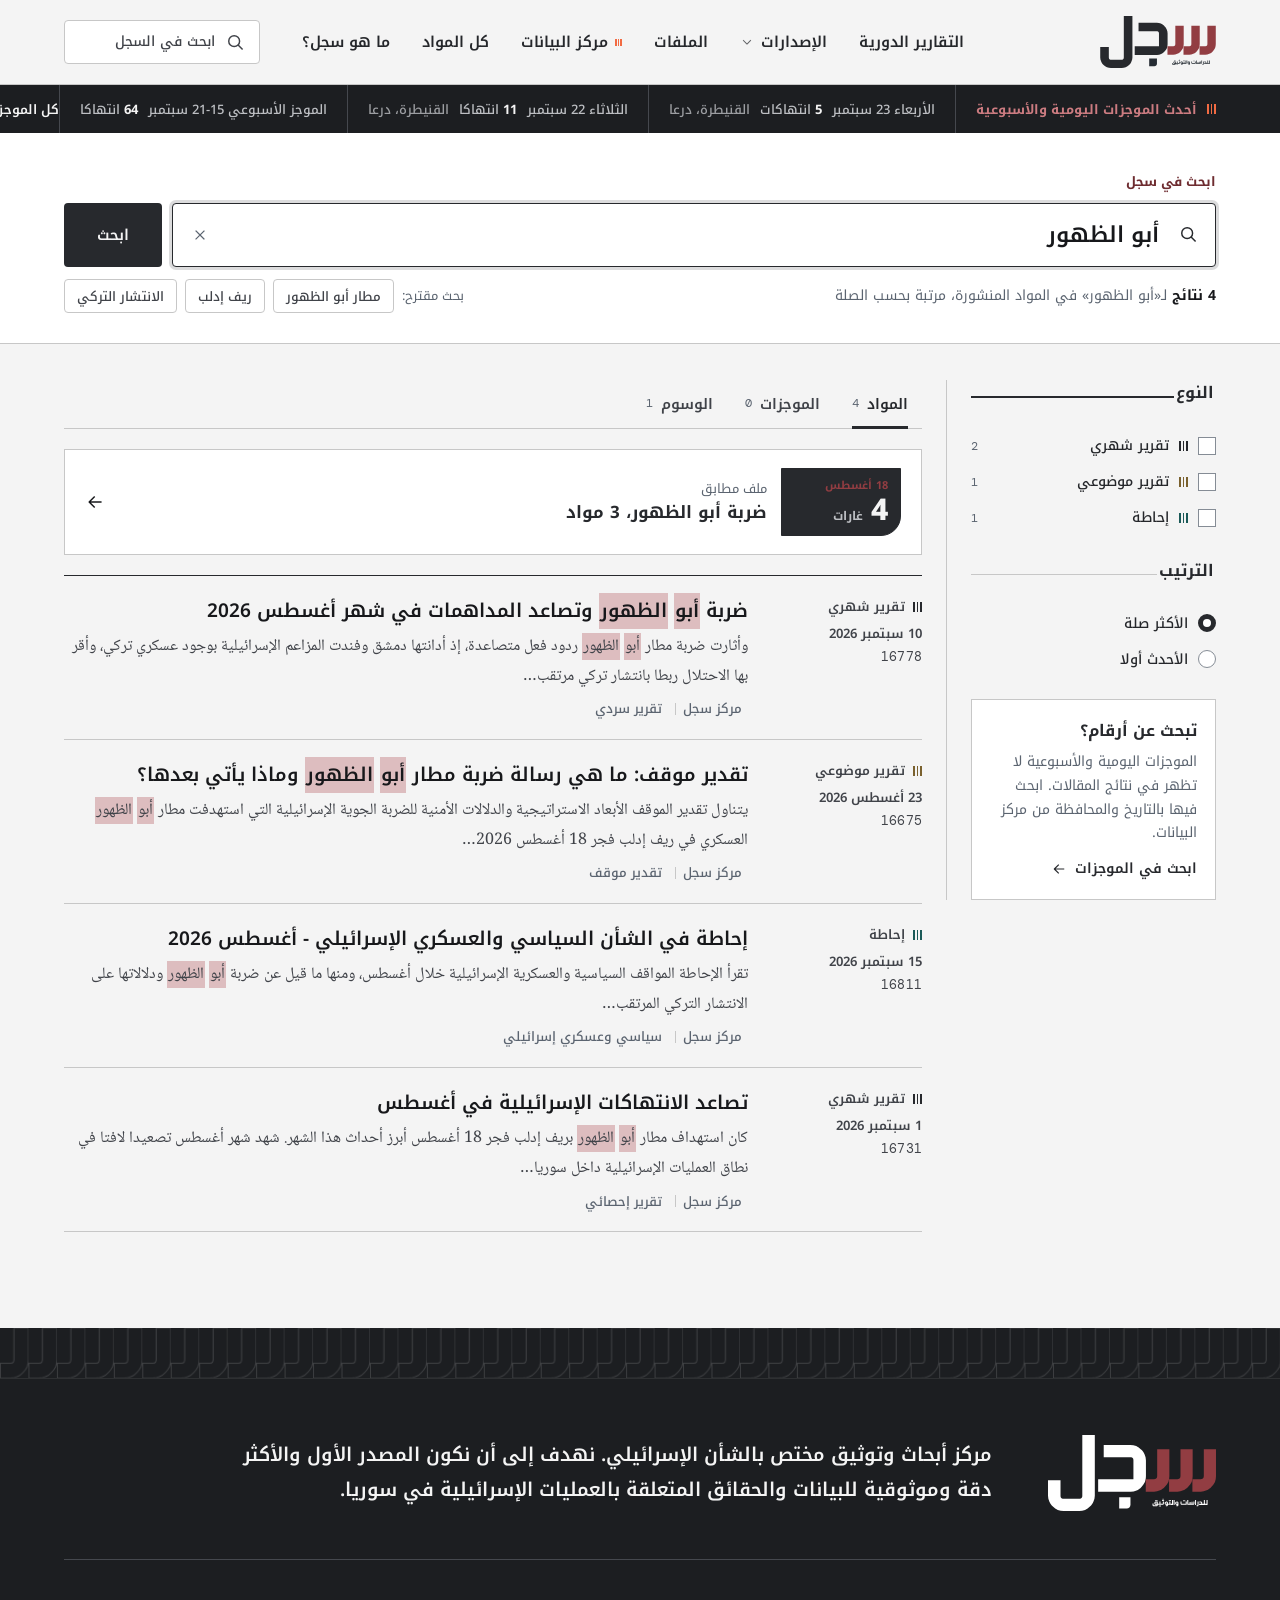
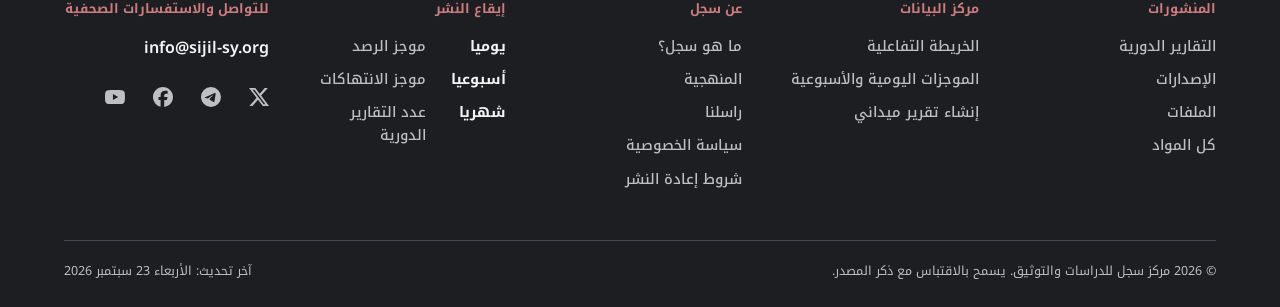
<file: search.html>
<!doctype html>
<html lang="ar" dir="rtl">
<head>
<meta charset="utf-8">
<meta name="viewport" content="width=device-width, initial-scale=1">
<title>نتائج البحث: أبو الظهور | سجل</title>
<meta name="description" content="نتائج البحث مع تمييز الكلمة والترشيح.">
<meta name="theme-color" content="#27292D">
<script>(function(h){h.classList.add('js');try{if(!matchMedia('(prefers-reduced-motion: reduce)').matches){var k='sj-first:'+location.pathname;if(!sessionStorage.getItem(k)){h.classList.add('first-view');sessionStorage.setItem(k,'1');setTimeout(function(){if(!window.__sjReady)h.classList.add('first-done')},4000)}}}catch(e){}})(document.documentElement)</script>
<link rel="icon" href="assets/img/sijil-icon-circle.svg" type="image/svg+xml">
<link rel="preconnect" href="https://fonts.googleapis.com"><link rel="preconnect" href="https://fonts.gstatic.com" crossorigin>
<link href="https://fonts.googleapis.com/css2?family=Noto+Kufi+Arabic:wght@400;500;600;700;800&amp;family=Noto+Naskh+Arabic:wght@400;500;600;700&amp;family=DM+Mono:wght@400;500&amp;display=swap" rel="stylesheet">
<link rel="stylesheet" href="assets/css/sijil.css?v=28">
<link rel="stylesheet" href="assets/css/site.css?v=28">
</head>
<body>
<div class="sj site" data-page="search">
<a class="sr skip" href="#main">تخط إلى المحتوى</a>
<div class="bp-d"></div><header class="site-head bp-d"><div class="masthead"><div class="container masthead__bar"><a class="brand" href="index.html" aria-label="مركز سجل للدراسات والتوثيق، الرئيسية"><img loading="lazy" decoding="async" src="assets/img/sijil-logo-full.svg" alt="سجل للدراسات والتوثيق" style="height:52px;width:116px"><span class="brand__desc">مركز سوري لرصد العمليات الإسرائيلية وتوثيقها وتحليلها</span></a><nav class="nav" aria-label="التنقل الرئيسي"><a class="nav__a" href="reports.html">التقارير الدورية</a><a class="nav__a" href="tag.html" aria-haspopup="true" aria-expanded="false" aria-controls="mega" data-mega>الإصدارات<svg class="ic " viewBox="0 0 24 24" aria-hidden="true"><path d="M6 9.5l6 6 6-6"/></svg></a><a class="nav__a" href="tag.html">الملفات</a><a class="nav__a" href="data.html"><span class="sq sq--live" style="width:7px;height:7px" aria-hidden="true"></span>مركز البيانات</a><a class="nav__a" href="archive.html">كل المواد</a><a class="nav__a" href="about.html">ما هو سجل؟</a></nav><a class="search-btn" href="search.html" aria-label="ابحث في موقع سجل"><svg class="ic " viewBox="0 0 24 24" aria-hidden="true"><circle cx="11" cy="11" r="6.5"/><path d="M16 16l4.5 4.5"/></svg><span>ابحث في السجل</span></a></div></div><div class="mega" id="mega" hidden><div class="container" style="padding-block:28px 32px;display:grid;grid-template-columns:repeat(12,minmax(0,1fr));gap:24px"><div class="mega__col" style="grid-column:span 3"><h3>جغرافيا</h3><a href="tag.html">سوريا وإسرائيل<svg class="ic ic--sm" viewBox="0 0 24 24" aria-hidden="true"><path d="M14.5 6l-6 6 6 6"/></svg></a><a href="tag.html">الداخل الإسرائيلي<svg class="ic ic--sm" viewBox="0 0 24 24" aria-hidden="true"><path d="M14.5 6l-6 6 6 6"/></svg></a><a href="tag.html">إسرائيل والشرق الأوسط<svg class="ic ic--sm" viewBox="0 0 24 24" aria-hidden="true"><path d="M14.5 6l-6 6 6 6"/></svg></a><a href="tag.html">إسرائيل والعالم<svg class="ic ic--sm" viewBox="0 0 24 24" aria-hidden="true"><path d="M14.5 6l-6 6 6 6"/></svg></a><a href="tag.html">جيوسياسة<svg class="ic ic--sm" viewBox="0 0 24 24" aria-hidden="true"><path d="M14.5 6l-6 6 6 6"/></svg></a></div><div class="mega__col" style="grid-column:span 5"><h3>موضوعيا</h3><div style="display:grid;grid-template-columns:1fr 1fr;column-gap:24px"><a href="tag.html">قوة خشنة<svg class="ic ic--sm" viewBox="0 0 24 24" aria-hidden="true"><path d="M14.5 6l-6 6 6 6"/></svg></a><a href="tag.html">الاستيطان<svg class="ic ic--sm" viewBox="0 0 24 24" aria-hidden="true"><path d="M14.5 6l-6 6 6 6"/></svg></a><a href="tag.html">المياه<svg class="ic ic--sm" viewBox="0 0 24 24" aria-hidden="true"><path d="M14.5 6l-6 6 6 6"/></svg></a><a href="tag.html">المحتجزون في السجون الإسرائيلية<svg class="ic ic--sm" viewBox="0 0 24 24" aria-hidden="true"><path d="M14.5 6l-6 6 6 6"/></svg></a><a href="tag.html">القواعد العسكرية<svg class="ic ic--sm" viewBox="0 0 24 24" aria-hidden="true"><path d="M14.5 6l-6 6 6 6"/></svg></a><a href="tag.html">مشروع سوفا<svg class="ic ic--sm" viewBox="0 0 24 24" aria-hidden="true"><path d="M14.5 6l-6 6 6 6"/></svg></a><a href="tag.html">عمليات التجريف والحفر<svg class="ic ic--sm" viewBox="0 0 24 24" aria-hidden="true"><path d="M14.5 6l-6 6 6 6"/></svg></a><a href="tag.html">إحاطات ميدانية<svg class="ic ic--sm" viewBox="0 0 24 24" aria-hidden="true"><path d="M14.5 6l-6 6 6 6"/></svg></a><a href="tag.html">ترجمات<svg class="ic ic--sm" viewBox="0 0 24 24" aria-hidden="true"><path d="M14.5 6l-6 6 6 6"/></svg></a></div></div><div style="grid-column:span 4;border-inline-start:1px solid var(--border);padding-inline-start:24px;display:flex;flex-direction:column;gap:12px"><span class="t-label">الأحدث في الإصدارات</span><a href="article.html" tabindex="-1" aria-hidden="true"><div class="frame" style=""><img loading="lazy" decoding="async" src="assets/img/img-latam.webp" alt=""></div></a><span class="tag tag--analysis ">مقال تحليلي <span class="tag__sub">ورقة بحثية</span></span><a href="article.html" style="font:700 16px/1.6 var(--font-kufi)">تحولات علاقة دولة الاحتلال بأمريكا اللاتينية</a><a class="link-arrow " href="tag.html"><span>كل الإصدارات</span><svg class="ic " viewBox="0 0 24 24" aria-hidden="true"><path d="M19 12H5.5M11 6l-6 6 6 6"/></svg></a></div></div></div></header><div class="bp-d"><section class="monbar inv" aria-label="أحدث الموجزات اليومية والأسبوعية"><div class="container"><span class="monbar__label"><span class="sq sq--live" aria-hidden="true"></span>أحدث الموجزات اليومية والأسبوعية</span><a class="monbar__item" href="brief.html"><span>الأربعاء 23 سبتمبر</span><span><b>5</b> انتهاكات</span><span style="opacity:.8">القنيطرة، درعا</span></a><a class="monbar__item" href="brief.html"><span>الثلاثاء 22 سبتمبر</span><span><b>11</b> انتهاكا</span><span style="opacity:.8">القنيطرة، درعا</span></a><a class="monbar__item" href="brief.html"><span>الموجز الأسبوعي 15-21 سبتمبر</span><span><b>64</b> انتهاكا</span></a><a class="monbar__more" href="data.html">كل الموجزات<svg class="ic ic--sm" viewBox="0 0 24 24" aria-hidden="true"><path d="M19 12H5.5M11 6l-6 6 6 6"/></svg></a></div></section></div><header class="masthead site-head bp-tm"><div class="container" style="height:64px;display:flex;align-items:center;justify-content:space-between"><a class="brand" href="index.html" aria-label="مركز سجل، الرئيسية"><img loading="lazy" decoding="async" src="assets/img/sijil-logo-full.svg" alt="سجل للدراسات والتوثيق" style="height:42px;width:93px"></a><div style="display:flex;gap:8px"><a class="icon-btn" href="search.html" aria-label="بحث"><svg class="ic " viewBox="0 0 24 24" aria-hidden="true"><circle cx="11" cy="11" r="6.5"/><path d="M16 16l4.5 4.5"/></svg></a><button class="icon-btn" type="button" aria-label="القائمة" aria-expanded="false" aria-controls="menu" data-menu-open style="background:var(--navy-800);color:var(--paper-100);border-color:var(--navy-800)"><svg class="ic " viewBox="0 0 24 24" aria-hidden="true"><path d="M4 7h16M4 12h16M4 17h10"/></svg></button></div></div></header><div class="bp-tm"><section class="monbar inv" aria-label="أحدث الموجزات اليومية والأسبوعية" style="height:auto"><div class="container" style="height:52px;gap:0;overflow:hidden"><span class="monbar__label" style="padding-inline-end:12px"><span class="sq sq--live" aria-hidden="true"></span>أحدث الموجزات</span><a class="monbar__item" href="brief.html" style="padding-inline:12px;border:0"><span>الأربعاء 23 سبتمبر</span><span><b>5</b> انتهاكات</span></a><a class="monbar__more" href="data.html" aria-label="كل الموجزات"><svg class="ic ic--sm" viewBox="0 0 24 24" aria-hidden="true"><path d="M19 12H5.5M11 6l-6 6 6 6"/></svg></a></div></section></div>
<main id="main">
<h1 class="sr">نتائج البحث عن «أبو الظهور»</h1>
<section style="background:var(--surface);border-bottom:1px solid var(--border)">
 <div class="container" style="padding-block:40px 30px">
  <form role="search" onsubmit="return false" style="display:flex;flex-direction:column;gap:12px" data-live-search="site">
   <label for="q" class="t-label">ابحث في سجل</label>
   <div style="display:flex;gap:10px"><div style="position:relative;flex:1"><input id="q" class="input is-focus" value="أبو الظهور" style="height:64px;font:600 22px/1 var(--font-kufi);padding-inline:56px 52px"><span style="position:absolute;inset-inline-start:18px;top:21px;color:var(--navy-800)"><svg class="ic " viewBox="0 0 24 24" aria-hidden="true"><circle cx="11" cy="11" r="6.5"/><path d="M16 16l4.5 4.5"/></svg></span><button type="button" aria-label="امسح البحث" data-act="clear-q" style="position:absolute;inset-inline-end:6px;top:10px;width:44px;height:44px;display:flex;align-items:center;justify-content:center;color:var(--ink-500)"><svg class="ic ic--sm" viewBox="0 0 24 24" aria-hidden="true"><path d="M6 6l12 12M18 6L6 18"/></svg></button></div>
    <button class="btn btn--primary" type="submit" style="height:64px;padding-inline:32px">ابحث</button></div>
   <div class="row between" style="flex-wrap:wrap;gap:10px"><p class="t-small subtle" data-s-count aria-live="polite"><b style="color:var(--ink-900)">4 نتائج</b> لـ«أبو الظهور» في المواد المنشورة، مرتبة بحسب الصلة</p>
    <div class="row" style="gap:8px"><span class="t-caption">بحث مقترح:</span><a class="chip" href="#" data-q="مطار أبو الظهور">مطار أبو الظهور</a><a class="chip" href="#" data-q="ريف إدلب">ريف إدلب</a><a class="chip" href="#" data-q="الانتشار التركي">الانتشار التركي</a></div></div>
  </form>
 </div>
</section>
<section class="container" style="padding-top:36px;padding-bottom:96px">
 <div class="grid-12" style="align-items:start">
  <aside class="search__facets side-sticky" style="grid-column:1 / span 3;display:flex;flex-direction:column;gap:22px;border-inline-end:1px solid var(--border);padding-inline-end:24px" aria-label="تضييق النتائج">
   <fieldset style="border:0;padding:0;margin:0;border-top:2px solid var(--navy-800);padding-top:14px"><legend class="t-h5" style="color:var(--navy-800);padding-bottom:8px">النوع</legend><div data-s-facets><label class="check " data-filter-type="monthly"><span class="check__box"></span><span class="sq" style="--c:var(--type-monthly)"></span>تقرير شهري<small>2</small></label><label class="check " data-filter-type="thematic"><span class="check__box"></span><span class="sq" style="--c:var(--type-thematic)"></span>تقرير موضوعي<small>1</small></label><label class="check " data-filter-type="briefing"><span class="check__box"></span><span class="sq" style="--c:var(--type-briefing)"></span>إحاطة<small>1</small></label></div></fieldset>
   <fieldset style="border:0;padding:0;margin:0;border-top:1px solid var(--border);padding-top:14px"><legend class="t-h5" style="color:var(--navy-800);padding-bottom:8px">الترتيب</legend>
    <label class="check radio is-on" data-s-sort="rel"><span class="check__box"></span>الأكثر صلة</label><label class="check radio" data-s-sort="new"><span class="check__box"></span>الأحدث أولا</label></fieldset>
   <div class="doc-card" style="padding:18px"><div class="t-h5" style="color:var(--navy-800)">تبحث عن أرقام؟</div><p class="t-small subtle" style="margin-top:6px">الموجزات اليومية والأسبوعية لا تظهر في نتائج المقالات. ابحث فيها بالتاريخ والمحافظة من مركز البيانات.</p><div style="margin-top:10px"><a class="link-arrow " href="data.html"><span>ابحث في الموجزات</span><svg class="ic " viewBox="0 0 24 24" aria-hidden="true"><path d="M19 12H5.5M11 6l-6 6 6 6"/></svg></a></div></div>
  </aside>
  <div style="grid-column:4 / span 9;min-width:0">
   <nav class="tabs" aria-label="نطاق البحث"><button class="is-on" type="button" data-s-tab="pubs">المواد <small>4</small></button><button type="button" data-s-tab="briefs">الموجزات <small>0</small></button><button type="button" data-s-tab="tags">الوسوم <small>1</small></button></nav>
   <a href="tag.html" data-s-dossier="ضربة أبو الظهور" style="display:flex;align-items:center;justify-content:space-between;gap:16px;padding:18px 20px;margin-top:20px;border:1px solid var(--border);background:var(--surface)"><span style="display:flex;gap:14px;align-items:center"><span style="width:120px;flex-shrink:0"><div class="dcover dcover--monthly" style="padding:10px 12px"><span style="font:700 11px/1.3 var(--font-kufi);color:var(--gold-500)">18 أغسطس</span><div><div style="display:flex;align-items:baseline;gap:8px"><span class="dcover__num" style="font-size:30px">4</span><span class="dcover__unit" style="font-size:12px">غارات</span></div></div></div></span><span><span class="t-caption" style="display:block">ملف مطابق</span><span style="font:700 17px/1.5 var(--font-kufi);color:var(--navy-800)">ضربة أبو الظهور، 3 مواد</span></span></span><svg class="ic " viewBox="0 0 24 24" aria-hidden="true"><path d="M19 12H5.5M11 6l-6 6 6 6"/></svg></a>
   <div class="register" style="margin-top:20px;border-top-width:1px" data-s-list><article class="entry" style="grid-template-columns:150px minmax(0,1fr)"><div class="entry__type" style="gap:8px"><span class="tag tag--monthly ">تقرير شهري</span><span class="entry__date" style="padding:0">10 سبتمبر 2026</span><span class="recno"><b>16778</b></span></div><div><a class="entry__title" href="article.html">ضربة <mark style="background:var(--gold-200);color:inherit;padding:0 2px">أبو الظهور</mark> وتصاعد المداهمات في شهر أغسطس 2026</a><p class="entry__ex" style="-webkit-line-clamp:3">وأثارت ضربة مطار <mark style="background:var(--gold-200);color:inherit;padding:0 2px">أبو الظهور</mark> ردود فعل متصاعدة، إذ أدانتها دمشق وفندت المزاعم الإسرائيلية بوجود عسكري تركي، وأقر بها الاحتلال ربطا بانتشار تركي مرتقب…</p><div class="entry__by"><div class="meta "><div class="meta__row"><span>مركز سجل</span><span>تقرير سردي</span></div></div></div></div></article><article class="entry" style="grid-template-columns:150px minmax(0,1fr)"><div class="entry__type" style="gap:8px"><span class="tag tag--thematic ">تقرير موضوعي</span><span class="entry__date" style="padding:0">23 أغسطس 2026</span><span class="recno"><b>16675</b></span></div><div><a class="entry__title" href="article.html">تقدير موقف: ما هي رسالة ضربة مطار <mark style="background:var(--gold-200);color:inherit;padding:0 2px">أبو الظهور</mark> وماذا يأتي بعدها؟</a><p class="entry__ex" style="-webkit-line-clamp:3">يتناول تقدير الموقف الأبعاد الاستراتيجية والدلالات الأمنية للضربة الجوية الإسرائيلية التي استهدفت مطار <mark style="background:var(--gold-200);color:inherit;padding:0 2px">أبو الظهور</mark> العسكري في ريف إدلب فجر 18 أغسطس 2026…</p><div class="entry__by"><div class="meta "><div class="meta__row"><span>مركز سجل</span><span>تقدير موقف</span></div></div></div></div></article><article class="entry" style="grid-template-columns:150px minmax(0,1fr)"><div class="entry__type" style="gap:8px"><span class="tag tag--monthly ">تقرير شهري</span><span class="entry__date" style="padding:0">1 سبتمبر 2026</span><span class="recno"><b>16731</b></span></div><div><a class="entry__title" href="article.html">تصاعد الانتهاكات الإسرائيلية في أغسطس</a><p class="entry__ex" style="-webkit-line-clamp:3">كان استهداف مطار <mark style="background:var(--gold-200);color:inherit;padding:0 2px">أبو الظهور</mark> بريف إدلب فجر 18 أغسطس أبرز أحداث هذا الشهر. شهد شهر أغسطس تصعيدا لافتا في نطاق العمليات الإسرائيلية داخل سوريا…</p><div class="entry__by"><div class="meta "><div class="meta__row"><span>مركز سجل</span><span>تقرير إحصائي</span></div></div></div></div></article><article class="entry" style="grid-template-columns:150px minmax(0,1fr)"><div class="entry__type" style="gap:8px"><span class="tag tag--briefing ">إحاطة</span><span class="entry__date" style="padding:0">15 سبتمبر 2026</span><span class="recno"><b>16811</b></span></div><div><a class="entry__title" href="article.html">إحاطة في الشأن السياسي والعسكري الإسرائيلي - أغسطس 2026</a><p class="entry__ex" style="-webkit-line-clamp:3">تقرأ الإحاطة المواقف السياسية والعسكرية الإسرائيلية خلال أغسطس، ومنها ما قيل عن ضربة <mark style="background:var(--gold-200);color:inherit;padding:0 2px">أبو الظهور</mark> ودلالاتها على الانتشار التركي المرتقب…</p><div class="entry__by"><div class="meta "><div class="meta__row"><span>مركز سجل</span><span>سياسي وعسكري إسرائيلي</span></div></div></div></div></article></div>
  </div>
 </div>
</section><script type="application/json" data-search-index>{"items": [{"id": 16862, "t": "analysis", "tn": "مقال تحليلي", "sub": "ورقة بحثية", "title": "تحولات علاقة دولة الاحتلال بأمريكا اللاتينية", "date": "24 سبتمبر 2026", "iso": "2026-09-24", "ex": "في 10 أغسطس 2026، أعلنت حكومة الرئيس الكولومبي أبيلاردو دي لا إسبرييلا اعترافها الرسمي بسيادة دولة الاحتلال الإسرائيلي على هضبات الجولان السوري المحتل، مخرجة بوغوتا عن الإجماع الدولي وقرار مجلس الأمن رقم 497.", "by": "ياسر مناع", "href": "article.html"}, {"id": 16865, "t": "monitor", "tn": "رصد", "sub": "موجز يومي", "title": "موجز يومي - 23 سبتمبر 2026", "date": "23 سبتمبر 2026", "iso": "2026-09-23", "ex": "", "by": "مركز سجل", "href": "brief.html"}, {"id": 16858, "t": "monitor", "tn": "رصد", "sub": "موجز يومي", "title": "موجز يومي - 22 سبتمبر 2026", "date": "22 سبتمبر 2026", "iso": "2026-09-22", "ex": "", "by": "مركز سجل", "href": "brief.html"}, {"id": 16855, "t": "briefing", "tn": "إحاطة", "sub": "صحف ومراكز أبحاث إسرائيلية", "title": "إحاطة في الصحف ومراكز الأبحاث الإسرائيلية - أغسطس 2026", "date": "22 سبتمبر 2026", "iso": "2026-09-22", "ex": "", "by": "مركز سجل", "href": "article.html"}, {"id": 16849, "t": "monitor", "tn": "رصد", "sub": "موجز أسبوعي", "title": "موجز انتهاكات 15 - 21 سبتمبر 2026", "date": "22 سبتمبر 2026", "iso": "2026-09-22", "ex": "", "by": "مركز سجل", "href": "brief.html"}, {"id": 16846, "t": "monitor", "tn": "رصد", "sub": "موجز يومي", "title": "موجز يومي - 21 سبتمبر 2026", "date": "21 سبتمبر 2026", "iso": "2026-09-21", "ex": "", "by": "مركز سجل", "href": "brief.html"}, {"id": 16824, "t": "analysis", "tn": "مقال تحليلي", "sub": "", "title": "تصعيد إسرائيلي في جنوب سوريا يومي 12-13 سبتمبر", "date": "16 سبتمبر 2026", "iso": "2026-09-16", "ex": "", "by": "مركز سجل", "href": "article.html"}, {"id": 16811, "t": "briefing", "tn": "إحاطة", "sub": "سياسي وعسكري إسرائيلي", "title": "إحاطة في الشأن السياسي والعسكري الإسرائيلي - أغسطس 2026", "date": "15 سبتمبر 2026", "iso": "2026-09-15", "ex": "تقرأ الإحاطة المواقف السياسية والعسكرية الإسرائيلية خلال أغسطس، ومنها ما قيل عن ضربة أبو الظهور ودلالاتها على الانتشار التركي المرتقب…", "by": "مركز سجل", "href": "article.html"}, {"id": 16793, "t": "analysis", "tn": "مقال تحليلي", "sub": "", "title": "الأسئلة الكبرى كما يعيشها دروز الجولان اليوم", "date": "14 سبتمبر 2026", "iso": "2026-09-14", "ex": "", "by": "مركز سجل", "href": "article.html"}, {"id": 16778, "t": "monthly", "tn": "تقرير شهري", "sub": "تقرير سردي", "title": "ضربة أبو الظهور وتصاعد المداهمات في شهر أغسطس 2026", "date": "10 سبتمبر 2026", "iso": "2026-09-10", "ex": "وأثارت ضربة مطار أبو الظهور ردود فعل متصاعدة، إذ أدانتها دمشق وفندت المزاعم الإسرائيلية بوجود عسكري تركي، وأقر بها الاحتلال ربطا بانتشار تركي مرتقب…", "by": "مركز سجل", "href": "report.html"}, {"id": 16768, "t": "analysis", "tn": "مقال تحليلي", "sub": "", "title": "من الاستثمار إلى الاشتباه: كيف يحول تقرير «ألما» الحضور القطري في سوريا ولبنان إلى سردية عن تمكين حزب الله؟", "date": "8 سبتمبر 2026", "iso": "2026-09-08", "ex": "", "by": "مركز سجل", "href": "article.html"}, {"id": 16731, "t": "monthly", "tn": "تقرير شهري", "sub": "تقرير إحصائي", "title": "تصاعد الانتهاكات الإسرائيلية في أغسطس", "date": "1 سبتمبر 2026", "iso": "2026-09-01", "ex": "كان استهداف مطار أبو الظهور بريف إدلب فجر 18 أغسطس أبرز أحداث هذا الشهر. شهد شهر أغسطس تصعيدا لافتا في نطاق العمليات الإسرائيلية داخل سوريا…", "by": "مركز سجل", "href": "report.html"}, {"id": 16704, "t": "briefing", "tn": "إحاطة", "sub": "صحف ومراكز أبحاث إسرائيلية", "title": "إحاطة في الصحف ومراكز الأبحاث الإسرائيلية - يوليو 2026", "date": "28 أغسطس 2026", "iso": "2026-08-28", "ex": "", "by": "مركز سجل", "href": "article.html"}, {"id": 16695, "t": "briefing", "tn": "إحاطة", "sub": "سياسي وعسكري إسرائيلي", "title": "إحاطة في الشأن السياسي والعسكري الإسرائيلي - يوليو 2026", "date": "27 أغسطس 2026", "iso": "2026-08-27", "ex": "", "by": "مركز سجل", "href": "article.html"}, {"id": 16684, "t": "monthly", "tn": "تقرير شهري", "sub": "تقرير سردي", "title": "صعود نشاط المستوطنين وزيارة الرئيس الفرنسي", "date": "25 أغسطس 2026", "iso": "2026-08-25", "ex": "", "by": "مركز سجل", "href": "report.html"}, {"id": 16675, "t": "thematic", "tn": "تقرير موضوعي", "sub": "تقدير موقف", "title": "تقدير موقف: ما هي رسالة ضربة مطار أبو الظهور وماذا يأتي بعدها؟", "date": "23 أغسطس 2026", "iso": "2026-08-23", "ex": "يتناول تقدير الموقف الأبعاد الاستراتيجية والدلالات الأمنية للضربة الجوية الإسرائيلية التي استهدفت مطار أبو الظهور العسكري في ريف إدلب فجر 18 أغسطس 2026…", "by": "مركز سجل", "href": "article.html"}, {"id": 16565, "t": "monthly", "tn": "تقرير شهري", "sub": "تقرير إحصائي", "title": "إطلاق سراح أربعة محتجزين من سجون الاحتلال في يوليو", "date": "1 أغسطس 2026", "iso": "2026-08-01", "ex": "", "by": "مركز سجل", "href": "report.html"}, {"id": 16520, "t": "thematic", "tn": "تقرير موضوعي", "sub": "", "title": "الجنوب السوري في مرمى حركات الاستيطان الرسمي والشعبي", "date": "26 يوليو 2026", "iso": "2026-07-26", "ex": "", "by": "مركز سجل", "href": "article.html"}, {"id": 16504, "t": "briefing", "tn": "إحاطة", "sub": "صحف ومراكز أبحاث إسرائيلية", "title": "إحاطة في الصحف ومراكز الأبحاث الإسرائيلية - يونيو 2026", "date": "22 يوليو 2026", "iso": "2026-07-22", "ex": "", "by": "مركز سجل", "href": "article.html"}, {"id": 16336, "t": "thematic", "tn": "تقرير موضوعي", "sub": "", "title": "تحولات الخطاب الأمني والسياسي الإسرائيلي تجاه سوريا (2025-2026): من استنزاف الوكلاء إلى احتواء السيادة", "date": "23 يونيو 2026", "iso": "2026-06-23", "ex": "", "by": "مركز سجل", "href": "article.html"}, {"id": 16062, "t": "thematic", "tn": "تقرير موضوعي", "sub": "", "title": "التوربينات الهوائية في الجولان المحتل: صراع على الأرض والواقع السكاني", "date": "17 مايو 2026", "iso": "2026-05-17", "ex": "", "by": "مركز سجل", "href": "article.html"}, {"id": 15959, "t": "thematic", "tn": "تقرير موضوعي", "sub": "", "title": "من التطهير إلى التحصين: قراءة في مشاريع الجدار الإسرائيلي على حدود سوريا", "date": "26 أبريل 2026", "iso": "2026-04-26", "ex": "", "by": "مركز سجل", "href": "article.html"}, {"id": 15898, "t": "briefing", "tn": "إحاطة", "sub": "إحاطة استراتيجية", "title": "إحاطة استراتيجية: التحولات السياسية والعسكرية في سوريا (20 مارس - 10 أبريل)", "date": "14 أبريل 2026", "iso": "2026-04-14", "ex": "", "by": "مركز سجل", "href": "article.html"}, {"id": 15883, "t": "thematic", "tn": "تقرير موضوعي", "sub": "", "title": "ماذا فعلت حرب إيران بالداخل الإسرائيلي؟", "date": "12 أبريل 2026", "iso": "2026-04-12", "ex": "", "by": "مركز سجل", "href": "article.html"}, {"id": 16079, "t": "thematic", "tn": "تقرير موضوعي", "sub": "تحقيق", "title": "تحقيق خاص لمركز سجل يكشف كيف تبني حركة رواد الباشان شبكة نفوذ داخل دولة الاحتلال لدعم مشروعها؟", "date": "21 مايو 2026", "iso": "2026-05-21", "ex": "", "by": "مراد محمد الحموي", "href": "article.html"}], "tags": [{"n": "سوريا وإسرائيل", "k": "geo"}, {"n": "الداخل الإسرائيلي", "k": "geo"}, {"n": "إسرائيل والشرق الأوسط", "k": "geo"}, {"n": "إسرائيل والعالم", "k": "geo"}, {"n": "جيوسياسة", "k": "geo"}, {"n": "قوة خشنة", "k": "theme"}, {"n": "الاستيطان", "k": "theme"}, {"n": "المياه", "k": "theme"}, {"n": "المحتجزون في السجون الإسرائيلية", "k": "theme"}, {"n": "القواعد العسكرية", "k": "theme"}, {"n": "مشروع سوفا", "k": "theme"}, {"n": "عمليات التجريف والحفر", "k": "theme"}, {"n": "إحاطات ميدانية", "k": "theme"}, {"n": "ترجمات", "k": "theme"}, {"n": "الجولان المحتل", "k": "dossier"}, {"n": "ضربة أبو الظهور", "k": "dossier"}, {"n": "حركات الاستيطان والجنوب السوري", "k": "dossier"}]}</script></main>
<div class="bp-d"><footer class="footer footer--d inv"><svg class="seen-band footer__band" aria-hidden="true" focusable="false"><defs><pattern id="sb-fd" width="28.46" height="50.67" patternUnits="userSpaceOnUse"><path transform="translate(-221.54 -121.93)" fill="none" stroke="currentColor" stroke-width="1" d="M250,121.93v31.63c0,2.5-.39,4.83-1.18,7-1.05,2.17-2.43,4.11-4.14,5.82-1.71,1.97-3.65,3.35-5.82,4.14-2.37,1.12-4.7,1.68-7,1.68h-9.96v-14.89h9.96c1.64,0,2.73-.56,3.25-1.68.26-.79.39-1.48.39-2.07v-31.63h14.5Z"/></pattern></defs><rect width="100%" height="100%" fill="url(#sb-fd)"/></svg><div class="container"><div class="footer__top"><div class="footer__brand"><img class="footer__logo" src="assets/img/sijil-logo-full-reverse.svg" alt="مركز سجل للدراسات والتوثيق"><p class="footer__vision">مركز أبحاث وتوثيق مختص بالشأن الإسرائيلي. نهدف إلى أن نكون المصدر الأول والأكثر دقة وموثوقية للبيانات والحقائق المتعلقة بالعمليات الإسرائيلية في سوريا.</p></div></div><div class="footer__links"><nav class="footer__col" aria-label="المنشورات"><h2>المنشورات</h2><ul><li><a href="reports.html">التقارير الدورية</a></li><li><a href="tag.html">الإصدارات</a></li><li><a href="tag.html">الملفات</a></li><li><a href="archive.html">كل المواد</a></li></ul></nav><nav class="footer__col" aria-label="مركز البيانات"><h2>مركز البيانات</h2><ul><li><a href="data.html">الخريطة التفاعلية</a></li><li><a href="data.html">الموجزات اليومية والأسبوعية</a></li><li><a href="field-report.html">إنشاء تقرير ميداني</a></li></ul></nav><nav class="footer__col" aria-label="عن سجل"><h2>عن سجل</h2><ul><li><a href="about.html">ما هو سجل؟</a></li><li><a href="about.html">المنهجية</a></li><li><a href="contact.html">راسلنا</a></li><li><a href="#">سياسة الخصوصية</a></li><li><a href="#">شروط إعادة النشر</a></li></ul></nav><div class="footer__col"><h2>إيقاع النشر</h2><ul class="footer__cadence"><li><b>يوميا</b><span>موجز الرصد</span></li><li><b>أسبوعيا</b><span>موجز الانتهاكات</span></li><li><b>شهريا</b><span>عدد التقارير الدورية</span></li></ul></div><div class="footer__col"><h2>للتواصل والاستفسارات الصحفية</h2><a class="footer__mail" href="mailto:info@sijil-sy.org">info@sijil-sy.org</a><div class="footer__social"><a href="https://x.com/sijlnews" target="_blank" rel="noopener" aria-label="سجل على إكس"><svg class="ic ic--fill " viewBox="0 0 24 24" aria-hidden="true"><path d="M18.9 1.15h3.68l-8.04 9.19L24 22.85h-7.41l-5.8-7.59-6.64 7.59H.47l8.6-9.83L0 1.15h7.59l5.25 6.94zm-1.29 19.49h2.04L6.49 3.24H4.3z"/></svg></a><a href="#" aria-label="سجل على تلغرام"><svg class="ic ic--fill " viewBox="0 0 24 24" aria-hidden="true"><path d="M11.94 0A12 12 0 1 0 12 24 12 12 0 0 0 11.94 0zm4.97 7.22c.1 0 .32.02.46.14.12.1.15.23.17.33.02.09.04.3.02.47-.18 1.9-.96 6.5-1.36 8.63-.17.9-.5 1.2-.82 1.23-.7.06-1.22-.46-1.9-.9-1.05-.7-1.65-1.13-2.67-1.8-1.19-.78-.42-1.21.26-1.91.17-.19 3.24-2.98 3.3-3.23.01-.03.02-.15-.05-.21-.07-.06-.18-.04-.25-.03-.1.03-1.8 1.14-5.06 3.35-.48.33-.91.49-1.3.48-.43-.01-1.25-.24-1.87-.44-.75-.25-1.35-.38-1.3-.79.03-.22.33-.44.9-.66 3.5-1.53 5.83-2.53 7-3.02 3.33-1.38 4.02-1.62 4.47-1.63z"/></svg></a><a href="#" aria-label="سجل على فيسبوك"><svg class="ic ic--fill " viewBox="0 0 24 24" aria-hidden="true"><path d="M9.1 23.69v-7.98H6.63v-3.67H9.1v-1.58c0-4.09 1.85-5.98 5.86-5.98.4 0 .96.04 1.47.1.39.05.77.11 1.14.2v3.32c-.22-.02-.44-.03-.65-.04h-.73c-.71 0-1.26.1-1.68.31-.28.14-.51.35-.68.63-.26.42-.37 1-.37 1.75v1.3h3.92l-.39 2.1-.29 1.56h-3.25v8.25C19.4 23.24 24 18.18 24 12.04c0-6.63-5.37-12-12-12S0 5.42 0 12.04c0 5.63 3.87 10.35 9.1 11.65z"/></svg></a><a href="#" aria-label="سجل على يوتيوب"><svg class="ic ic--fill " viewBox="0 0 24 24" aria-hidden="true"><path d="M23.5 6.19a3.02 3.02 0 0 0-2.12-2.14C19.5 3.55 12 3.55 12 3.55s-7.5 0-9.38.5A3.02 3.02 0 0 0 .5 6.19C0 8.07 0 12 0 12s0 3.93.5 5.81a3.02 3.02 0 0 0 2.12 2.14c1.88.5 9.38.5 9.38.5s7.5 0 9.38-.5a3.02 3.02 0 0 0 2.12-2.14C24 15.93 24 12 24 12s0-3.93-.5-5.81zM9.55 15.57V8.43L15.82 12z"/></svg></a></div></div></div><div class="footer__legal"><span>© 2026 مركز سجل للدراسات والتوثيق. يسمح بالاقتباس مع ذكر المصدر.</span><span>آخر تحديث: الأربعاء 23 سبتمبر 2026</span></div></div></footer></div><div class="bp-t"><footer class="footer footer--t inv"><svg class="seen-band footer__band" aria-hidden="true" focusable="false"><defs><pattern id="sb-ft" width="28.46" height="50.67" patternUnits="userSpaceOnUse"><path transform="translate(-221.54 -121.93)" fill="none" stroke="currentColor" stroke-width="1" d="M250,121.93v31.63c0,2.5-.39,4.83-1.18,7-1.05,2.17-2.43,4.11-4.14,5.82-1.71,1.97-3.65,3.35-5.82,4.14-2.37,1.12-4.7,1.68-7,1.68h-9.96v-14.89h9.96c1.64,0,2.73-.56,3.25-1.68.26-.79.39-1.48.39-2.07v-31.63h14.5Z"/></pattern></defs><rect width="100%" height="100%" fill="url(#sb-ft)"/></svg><div class="container"><div class="footer__top"><div class="footer__brand"><img class="footer__logo" src="assets/img/sijil-logo-full-reverse.svg" alt="مركز سجل للدراسات والتوثيق"><p class="footer__vision">مركز أبحاث وتوثيق مختص بالشأن الإسرائيلي. نهدف إلى أن نكون المصدر الأول والأكثر دقة وموثوقية للبيانات والحقائق المتعلقة بالعمليات الإسرائيلية في سوريا.</p></div></div><div class="footer__links"><nav class="footer__col" aria-label="المنشورات"><h2>المنشورات</h2><ul><li><a href="reports.html">التقارير الدورية</a></li><li><a href="tag.html">الإصدارات</a></li><li><a href="tag.html">الملفات</a></li><li><a href="archive.html">كل المواد</a></li></ul></nav><nav class="footer__col" aria-label="مركز البيانات"><h2>مركز البيانات</h2><ul><li><a href="data.html">الخريطة التفاعلية</a></li><li><a href="data.html">الموجزات اليومية والأسبوعية</a></li><li><a href="field-report.html">إنشاء تقرير ميداني</a></li></ul></nav><nav class="footer__col" aria-label="عن سجل"><h2>عن سجل</h2><ul><li><a href="about.html">ما هو سجل؟</a></li><li><a href="about.html">المنهجية</a></li><li><a href="contact.html">راسلنا</a></li><li><a href="#">سياسة الخصوصية</a></li><li><a href="#">شروط إعادة النشر</a></li></ul></nav><div class="footer__col"><h2>إيقاع النشر</h2><ul class="footer__cadence"><li><b>يوميا</b><span>موجز الرصد</span></li><li><b>أسبوعيا</b><span>موجز الانتهاكات</span></li><li><b>شهريا</b><span>عدد التقارير الدورية</span></li></ul></div><div class="footer__col"><h2>للتواصل والاستفسارات الصحفية</h2><a class="footer__mail" href="mailto:info@sijil-sy.org">info@sijil-sy.org</a><div class="footer__social"><a href="https://x.com/sijlnews" target="_blank" rel="noopener" aria-label="سجل على إكس"><svg class="ic ic--fill " viewBox="0 0 24 24" aria-hidden="true"><path d="M18.9 1.15h3.68l-8.04 9.19L24 22.85h-7.41l-5.8-7.59-6.64 7.59H.47l8.6-9.83L0 1.15h7.59l5.25 6.94zm-1.29 19.49h2.04L6.49 3.24H4.3z"/></svg></a><a href="#" aria-label="سجل على تلغرام"><svg class="ic ic--fill " viewBox="0 0 24 24" aria-hidden="true"><path d="M11.94 0A12 12 0 1 0 12 24 12 12 0 0 0 11.94 0zm4.97 7.22c.1 0 .32.02.46.14.12.1.15.23.17.33.02.09.04.3.02.47-.18 1.9-.96 6.5-1.36 8.63-.17.9-.5 1.2-.82 1.23-.7.06-1.22-.46-1.9-.9-1.05-.7-1.65-1.13-2.67-1.8-1.19-.78-.42-1.21.26-1.91.17-.19 3.24-2.98 3.3-3.23.01-.03.02-.15-.05-.21-.07-.06-.18-.04-.25-.03-.1.03-1.8 1.14-5.06 3.35-.48.33-.91.49-1.3.48-.43-.01-1.25-.24-1.87-.44-.75-.25-1.35-.38-1.3-.79.03-.22.33-.44.9-.66 3.5-1.53 5.83-2.53 7-3.02 3.33-1.38 4.02-1.62 4.47-1.63z"/></svg></a><a href="#" aria-label="سجل على فيسبوك"><svg class="ic ic--fill " viewBox="0 0 24 24" aria-hidden="true"><path d="M9.1 23.69v-7.98H6.63v-3.67H9.1v-1.58c0-4.09 1.85-5.98 5.86-5.98.4 0 .96.04 1.47.1.39.05.77.11 1.14.2v3.32c-.22-.02-.44-.03-.65-.04h-.73c-.71 0-1.26.1-1.68.31-.28.14-.51.35-.68.63-.26.42-.37 1-.37 1.75v1.3h3.92l-.39 2.1-.29 1.56h-3.25v8.25C19.4 23.24 24 18.18 24 12.04c0-6.63-5.37-12-12-12S0 5.42 0 12.04c0 5.63 3.87 10.35 9.1 11.65z"/></svg></a><a href="#" aria-label="سجل على يوتيوب"><svg class="ic ic--fill " viewBox="0 0 24 24" aria-hidden="true"><path d="M23.5 6.19a3.02 3.02 0 0 0-2.12-2.14C19.5 3.55 12 3.55 12 3.55s-7.5 0-9.38.5A3.02 3.02 0 0 0 .5 6.19C0 8.07 0 12 0 12s0 3.93.5 5.81a3.02 3.02 0 0 0 2.12 2.14c1.88.5 9.38.5 9.38.5s7.5 0 9.38-.5a3.02 3.02 0 0 0 2.12-2.14C24 15.93 24 12 24 12s0-3.93-.5-5.81zM9.55 15.57V8.43L15.82 12z"/></svg></a></div></div></div><div class="footer__legal"><span>© 2026 مركز سجل للدراسات والتوثيق. يسمح بالاقتباس مع ذكر المصدر.</span><span>آخر تحديث: الأربعاء 23 سبتمبر 2026</span></div></div></footer></div><div class="bp-m mobile"><footer class="footer footer--m inv"><svg class="seen-band footer__band" aria-hidden="true" focusable="false"><defs><pattern id="sb-fm" width="28.46" height="50.67" patternUnits="userSpaceOnUse"><path transform="translate(-221.54 -121.93)" fill="none" stroke="currentColor" stroke-width="1" d="M250,121.93v31.63c0,2.5-.39,4.83-1.18,7-1.05,2.17-2.43,4.11-4.14,5.82-1.71,1.97-3.65,3.35-5.82,4.14-2.37,1.12-4.7,1.68-7,1.68h-9.96v-14.89h9.96c1.64,0,2.73-.56,3.25-1.68.26-.79.39-1.48.39-2.07v-31.63h14.5Z"/></pattern></defs><rect width="100%" height="100%" fill="url(#sb-fm)"/></svg><div class="container"><div class="footer__top"><div class="footer__brand"><img class="footer__logo" src="assets/img/sijil-logo-full-reverse.svg" alt="مركز سجل للدراسات والتوثيق"><p class="footer__vision">مركز أبحاث وتوثيق مختص بالشأن الإسرائيلي. نهدف إلى أن نكون المصدر الأول والأكثر دقة وموثوقية للبيانات والحقائق المتعلقة بالعمليات الإسرائيلية في سوريا.</p></div></div><div class="footer__links"><nav class="footer__col" aria-label="المنشورات"><h2>المنشورات</h2><ul><li><a href="reports.html">التقارير الدورية</a></li><li><a href="tag.html">الإصدارات</a></li><li><a href="tag.html">الملفات</a></li><li><a href="archive.html">كل المواد</a></li></ul></nav><nav class="footer__col" aria-label="مركز البيانات"><h2>مركز البيانات</h2><ul><li><a href="data.html">الخريطة التفاعلية</a></li><li><a href="data.html">الموجزات اليومية والأسبوعية</a></li><li><a href="field-report.html">إنشاء تقرير ميداني</a></li></ul></nav><nav class="footer__col" aria-label="عن سجل"><h2>عن سجل</h2><ul><li><a href="about.html">ما هو سجل؟</a></li><li><a href="about.html">المنهجية</a></li><li><a href="contact.html">راسلنا</a></li><li><a href="#">سياسة الخصوصية</a></li><li><a href="#">شروط إعادة النشر</a></li></ul></nav><div class="footer__col"><h2>إيقاع النشر</h2><ul class="footer__cadence"><li><b>يوميا</b><span>موجز الرصد</span></li><li><b>أسبوعيا</b><span>موجز الانتهاكات</span></li><li><b>شهريا</b><span>عدد التقارير الدورية</span></li></ul></div><div class="footer__col"><h2>للتواصل والاستفسارات الصحفية</h2><a class="footer__mail" href="mailto:info@sijil-sy.org">info@sijil-sy.org</a><div class="footer__social"><a href="https://x.com/sijlnews" target="_blank" rel="noopener" aria-label="سجل على إكس"><svg class="ic ic--fill " viewBox="0 0 24 24" aria-hidden="true"><path d="M18.9 1.15h3.68l-8.04 9.19L24 22.85h-7.41l-5.8-7.59-6.64 7.59H.47l8.6-9.83L0 1.15h7.59l5.25 6.94zm-1.29 19.49h2.04L6.49 3.24H4.3z"/></svg></a><a href="#" aria-label="سجل على تلغرام"><svg class="ic ic--fill " viewBox="0 0 24 24" aria-hidden="true"><path d="M11.94 0A12 12 0 1 0 12 24 12 12 0 0 0 11.94 0zm4.97 7.22c.1 0 .32.02.46.14.12.1.15.23.17.33.02.09.04.3.02.47-.18 1.9-.96 6.5-1.36 8.63-.17.9-.5 1.2-.82 1.23-.7.06-1.22-.46-1.9-.9-1.05-.7-1.65-1.13-2.67-1.8-1.19-.78-.42-1.21.26-1.91.17-.19 3.24-2.98 3.3-3.23.01-.03.02-.15-.05-.21-.07-.06-.18-.04-.25-.03-.1.03-1.8 1.14-5.06 3.35-.48.33-.91.49-1.3.48-.43-.01-1.25-.24-1.87-.44-.75-.25-1.35-.38-1.3-.79.03-.22.33-.44.9-.66 3.5-1.53 5.83-2.53 7-3.02 3.33-1.38 4.02-1.62 4.47-1.63z"/></svg></a><a href="#" aria-label="سجل على فيسبوك"><svg class="ic ic--fill " viewBox="0 0 24 24" aria-hidden="true"><path d="M9.1 23.69v-7.98H6.63v-3.67H9.1v-1.58c0-4.09 1.85-5.98 5.86-5.98.4 0 .96.04 1.47.1.39.05.77.11 1.14.2v3.32c-.22-.02-.44-.03-.65-.04h-.73c-.71 0-1.26.1-1.68.31-.28.14-.51.35-.68.63-.26.42-.37 1-.37 1.75v1.3h3.92l-.39 2.1-.29 1.56h-3.25v8.25C19.4 23.24 24 18.18 24 12.04c0-6.63-5.37-12-12-12S0 5.42 0 12.04c0 5.63 3.87 10.35 9.1 11.65z"/></svg></a><a href="#" aria-label="سجل على يوتيوب"><svg class="ic ic--fill " viewBox="0 0 24 24" aria-hidden="true"><path d="M23.5 6.19a3.02 3.02 0 0 0-2.12-2.14C19.5 3.55 12 3.55 12 3.55s-7.5 0-9.38.5A3.02 3.02 0 0 0 .5 6.19C0 8.07 0 12 0 12s0 3.93.5 5.81a3.02 3.02 0 0 0 2.12 2.14c1.88.5 9.38.5 9.38.5s7.5 0 9.38-.5a3.02 3.02 0 0 0 2.12-2.14C24 15.93 24 12 24 12s0-3.93-.5-5.81zM9.55 15.57V8.43L15.82 12z"/></svg></a></div></div></div><div class="footer__legal"><span>© 2026 مركز سجل للدراسات والتوثيق. يسمح بالاقتباس مع ذكر المصدر.</span><span>آخر تحديث: الأربعاء 23 سبتمبر 2026</span></div></div></footer></div>
<div class="drawer mobile" id="menu" role="dialog" aria-modal="true" aria-label="القائمة" hidden><div class="drawer__head"><a class="brand" href="index.html" aria-label="مركز سجل، الرئيسية"><img loading="lazy" decoding="async" src="assets/img/sijil-logo-full.svg" alt="سجل للدراسات والتوثيق" style="height:42px;width:93px"></a><button class="icon-btn" type="button" aria-label="أغلق القائمة" data-menu-close style="background:var(--navy-800);color:var(--paper-100);border-color:var(--navy-800)"><svg class="ic " viewBox="0 0 24 24" aria-hidden="true"><path d="M6 6l12 12M18 6L6 18"/></svg></button></div><nav aria-label="القائمة الرئيسية" class="drawer__nav">
 <form role="search" onsubmit="return false" style="position:relative;margin:10px 0 6px"><label class="sr" for="nq">ابحث في سجل</label><input id="nq" class="input" placeholder="ابحث في سجل" style="padding-inline-start:44px;height:50px"><span style="position:absolute;inset-inline-start:14px;top:15px;color:var(--navy-800)"><svg class="ic " viewBox="0 0 24 24" aria-hidden="true"><circle cx="11" cy="11" r="6.5"/><path d="M16 16l4.5 4.5"/></svg></span></form>
 <ul style="border-top:2px solid var(--navy-800);margin-top:10px"><li style="border-bottom:1px solid var(--border)"><a href="reports.html" style="display:flex;justify-content:space-between;align-items:center;padding:16px 0;font:700 20px/1.3 var(--font-kufi);color:var(--ink-900)"><span style="display:flex;align-items:center">التقارير الدورية</span><svg class="ic " viewBox="0 0 24 24" aria-hidden="true"><path d="M14.5 6l-6 6 6 6"/></svg></a></li><li style="border-bottom:1px solid var(--border)"><button type="button" aria-expanded="true" aria-controls="nav-pubs" data-collapse-toggle style="width:100%;display:flex;justify-content:space-between;align-items:center;padding:16px 0;font:700 20px/1.3 var(--font-kufi);color:var(--navy-800)">الإصدارات<svg class="ic " viewBox="0 0 24 24" aria-hidden="true"><path d="M12 5v14M5 12h14"/></svg></button>
            <div class="collapse" id="nav-pubs" data-open="true"><div class="collapse__in"><div style="display:grid;grid-template-columns:1fr 1fr;gap:12px;padding:0 0 14px"><div><div class="t-label" style="margin-bottom:4px">جغرافيا</div><a href="tag.html" style="display:block;padding:10px 0;font:500 15px/1.4 var(--font-kufi);color:var(--ink-700)">سوريا وإسرائيل</a><a href="tag.html" style="display:block;padding:10px 0;font:500 15px/1.4 var(--font-kufi);color:var(--ink-700)">الداخل الإسرائيلي</a><a href="tag.html" style="display:block;padding:10px 0;font:500 15px/1.4 var(--font-kufi);color:var(--ink-700)">إسرائيل والشرق الأوسط</a><a href="tag.html" style="display:block;padding:10px 0;font:500 15px/1.4 var(--font-kufi);color:var(--ink-700)">إسرائيل والعالم</a></div><div><div class="t-label" style="margin-bottom:4px">موضوعيا</div><a href="tag.html" style="display:block;padding:10px 0;font:500 15px/1.4 var(--font-kufi);color:var(--ink-700)">قوة خشنة</a><a href="tag.html" style="display:block;padding:10px 0;font:500 15px/1.4 var(--font-kufi);color:var(--ink-700)">الاستيطان</a><a href="tag.html" style="display:block;padding:10px 0;font:500 15px/1.4 var(--font-kufi);color:var(--ink-700)">المياه</a><a href="tag.html" style="display:block;padding:10px 0;font:500 15px/1.4 var(--font-kufi);color:var(--ink-700)">المحتجزون</a></div></div>
            <a href="tag.html" class="link-arrow" style="margin-bottom:16px"><span>كل الوسوم (14)</span><svg class="ic " viewBox="0 0 24 24" aria-hidden="true"><path d="M19 12H5.5M11 6l-6 6 6 6"/></svg></a></div></div></li><li style="border-bottom:1px solid var(--border)"><a href="tag.html" style="display:flex;justify-content:space-between;align-items:center;padding:16px 0;font:700 20px/1.3 var(--font-kufi);color:var(--ink-900)"><span style="display:flex;align-items:center">الملفات</span><svg class="ic " viewBox="0 0 24 24" aria-hidden="true"><path d="M14.5 6l-6 6 6 6"/></svg></a></li><li style="border-bottom:1px solid var(--border)"><a href="data.html" style="display:flex;justify-content:space-between;align-items:center;padding:16px 0;font:700 20px/1.3 var(--font-kufi);color:var(--ink-900)"><span style="display:flex;align-items:center"><span class="sq sq--live" aria-hidden="true" style="margin-inline-end:10px"></span>مركز البيانات</span><svg class="ic " viewBox="0 0 24 24" aria-hidden="true"><path d="M14.5 6l-6 6 6 6"/></svg></a></li><li style="border-bottom:1px solid var(--border)"><a href="archive.html" style="display:flex;justify-content:space-between;align-items:center;padding:16px 0;font:700 20px/1.3 var(--font-kufi);color:var(--ink-900)"><span style="display:flex;align-items:center">كل المواد</span><svg class="ic " viewBox="0 0 24 24" aria-hidden="true"><path d="M14.5 6l-6 6 6 6"/></svg></a></li><li style="border-bottom:1px solid var(--border)"><a href="about.html" style="display:flex;justify-content:space-between;align-items:center;padding:16px 0;font:700 20px/1.3 var(--font-kufi);color:var(--ink-900)"><span style="display:flex;align-items:center">ما هو سجل؟</span><svg class="ic " viewBox="0 0 24 24" aria-hidden="true"><path d="M14.5 6l-6 6 6 6"/></svg></a></li></ul>
 <div style="margin-top:auto;padding-block:18px;border-top:1px solid var(--border);display:flex;align-items:center;justify-content:space-between">
  <div><div class="t-caption">راسلنا</div><a href="mailto:info@sijil-sy.org" class="ltr" style="font:700 16px/1.4 var(--font-kufi);color:var(--navy-800)">info@sijil-sy.org</a></div>
  <a class="icon-btn" href="#" aria-label="سجل على إكس"><svg class="ic ic--fill " viewBox="0 0 24 24" aria-hidden="true"><path d="M18.9 1.15h3.68l-8.04 9.19L24 22.85h-7.41l-5.8-7.59-6.64 7.59H.47l8.6-9.83L0 1.15h7.59l5.25 6.94zm-1.29 19.49h2.04L6.49 3.24H4.3z"/></svg></a>
 </div>
</nav></div>
<div class="toast-host" aria-live="polite"></div>
</div>
<script src="assets/js/sijil.js?v=28" defer></script>
</body>
</html>
</file>
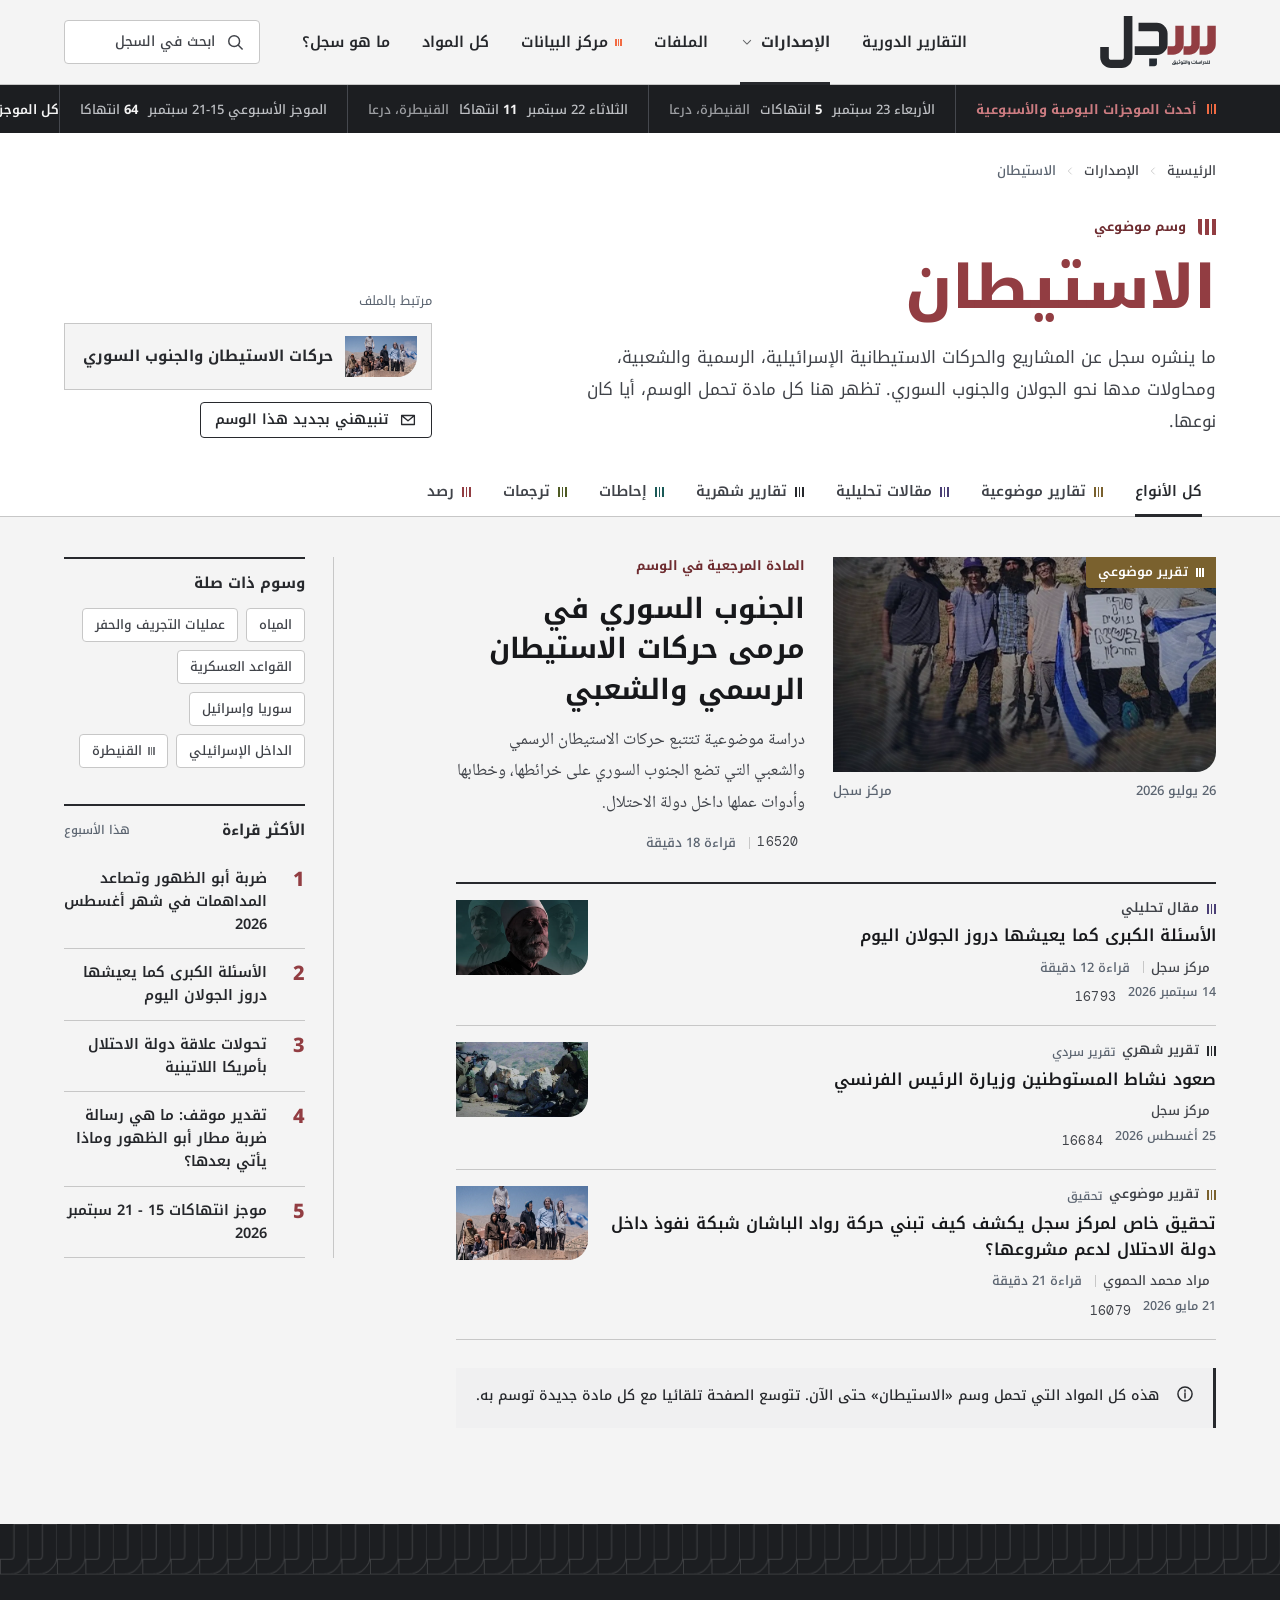
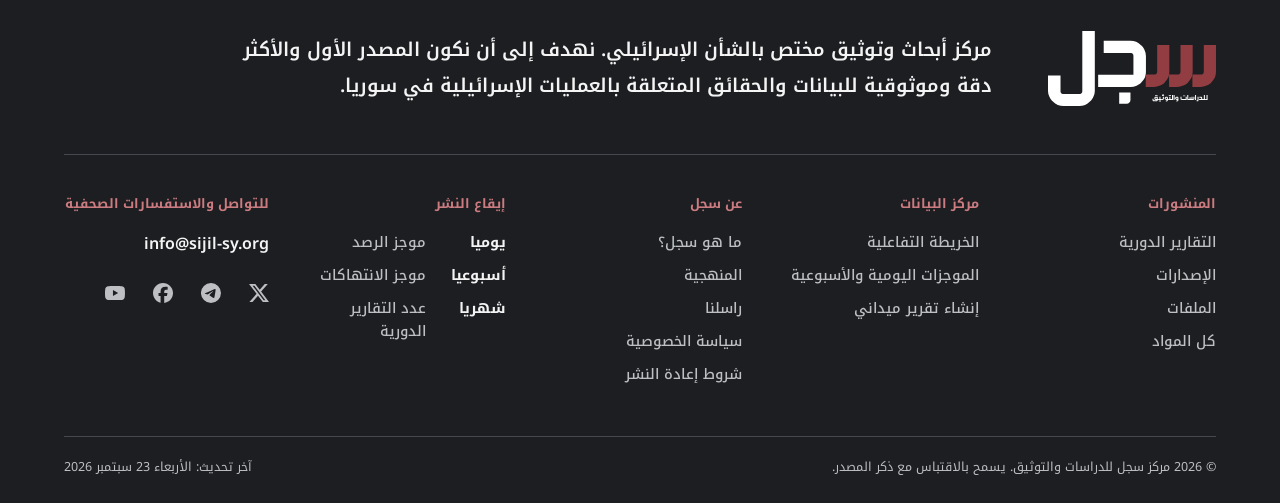
<file: tag.html>
<!doctype html>
<html lang="ar" dir="rtl">
<head>
<meta charset="utf-8">
<meta name="viewport" content="width=device-width, initial-scale=1">
<title>الاستيطان | سجل</title>
<meta name="description" content="صفحة الوسم: المادة المرجعية وكل ما يحمل الوسم من كل الأنواع.">
<meta name="theme-color" content="#27292D">
<script>(function(h){h.classList.add('js');try{if(!matchMedia('(prefers-reduced-motion: reduce)').matches){var k='sj-first:'+location.pathname;if(!sessionStorage.getItem(k)){h.classList.add('first-view');sessionStorage.setItem(k,'1');setTimeout(function(){if(!window.__sjReady)h.classList.add('first-done')},4000)}}}catch(e){}})(document.documentElement)</script>
<link rel="icon" href="assets/img/sijil-icon-circle.svg" type="image/svg+xml">
<link rel="preconnect" href="https://fonts.googleapis.com"><link rel="preconnect" href="https://fonts.gstatic.com" crossorigin>
<link href="https://fonts.googleapis.com/css2?family=Noto+Kufi+Arabic:wght@400;500;600;700;800&amp;family=Noto+Naskh+Arabic:wght@400;500;600;700&amp;family=DM+Mono:wght@400;500&amp;display=swap" rel="stylesheet">
<link rel="stylesheet" href="assets/css/sijil.css?v=28">
<link rel="stylesheet" href="assets/css/site.css?v=28">
</head>
<body>
<div class="sj site" data-page="tag">
<a class="sr skip" href="#main">تخط إلى المحتوى</a>
<div class="bp-d"></div><header class="site-head bp-d"><div class="masthead"><div class="container masthead__bar"><a class="brand" href="index.html" aria-label="مركز سجل للدراسات والتوثيق، الرئيسية"><img loading="lazy" decoding="async" src="assets/img/sijil-logo-full.svg" alt="سجل للدراسات والتوثيق" style="height:52px;width:116px"><span class="brand__desc">مركز سوري لرصد العمليات الإسرائيلية وتوثيقها وتحليلها</span></a><nav class="nav" aria-label="التنقل الرئيسي"><a class="nav__a" href="reports.html">التقارير الدورية</a><a class="nav__a is-active" href="tag.html" aria-haspopup="true" aria-expanded="false" aria-controls="mega" data-mega aria-current="page">الإصدارات<svg class="ic " viewBox="0 0 24 24" aria-hidden="true"><path d="M6 9.5l6 6 6-6"/></svg></a><a class="nav__a" href="tag.html">الملفات</a><a class="nav__a" href="data.html"><span class="sq sq--live" style="width:7px;height:7px" aria-hidden="true"></span>مركز البيانات</a><a class="nav__a" href="archive.html">كل المواد</a><a class="nav__a" href="about.html">ما هو سجل؟</a></nav><a class="search-btn" href="search.html" aria-label="ابحث في موقع سجل"><svg class="ic " viewBox="0 0 24 24" aria-hidden="true"><circle cx="11" cy="11" r="6.5"/><path d="M16 16l4.5 4.5"/></svg><span>ابحث في السجل</span></a></div></div><div class="mega" id="mega" hidden><div class="container" style="padding-block:28px 32px;display:grid;grid-template-columns:repeat(12,minmax(0,1fr));gap:24px"><div class="mega__col" style="grid-column:span 3"><h3>جغرافيا</h3><a href="tag.html">سوريا وإسرائيل<svg class="ic ic--sm" viewBox="0 0 24 24" aria-hidden="true"><path d="M14.5 6l-6 6 6 6"/></svg></a><a href="tag.html">الداخل الإسرائيلي<svg class="ic ic--sm" viewBox="0 0 24 24" aria-hidden="true"><path d="M14.5 6l-6 6 6 6"/></svg></a><a href="tag.html">إسرائيل والشرق الأوسط<svg class="ic ic--sm" viewBox="0 0 24 24" aria-hidden="true"><path d="M14.5 6l-6 6 6 6"/></svg></a><a href="tag.html">إسرائيل والعالم<svg class="ic ic--sm" viewBox="0 0 24 24" aria-hidden="true"><path d="M14.5 6l-6 6 6 6"/></svg></a><a href="tag.html">جيوسياسة<svg class="ic ic--sm" viewBox="0 0 24 24" aria-hidden="true"><path d="M14.5 6l-6 6 6 6"/></svg></a></div><div class="mega__col" style="grid-column:span 5"><h3>موضوعيا</h3><div style="display:grid;grid-template-columns:1fr 1fr;column-gap:24px"><a href="tag.html">قوة خشنة<svg class="ic ic--sm" viewBox="0 0 24 24" aria-hidden="true"><path d="M14.5 6l-6 6 6 6"/></svg></a><a href="tag.html">الاستيطان<svg class="ic ic--sm" viewBox="0 0 24 24" aria-hidden="true"><path d="M14.5 6l-6 6 6 6"/></svg></a><a href="tag.html">المياه<svg class="ic ic--sm" viewBox="0 0 24 24" aria-hidden="true"><path d="M14.5 6l-6 6 6 6"/></svg></a><a href="tag.html">المحتجزون في السجون الإسرائيلية<svg class="ic ic--sm" viewBox="0 0 24 24" aria-hidden="true"><path d="M14.5 6l-6 6 6 6"/></svg></a><a href="tag.html">القواعد العسكرية<svg class="ic ic--sm" viewBox="0 0 24 24" aria-hidden="true"><path d="M14.5 6l-6 6 6 6"/></svg></a><a href="tag.html">مشروع سوفا<svg class="ic ic--sm" viewBox="0 0 24 24" aria-hidden="true"><path d="M14.5 6l-6 6 6 6"/></svg></a><a href="tag.html">عمليات التجريف والحفر<svg class="ic ic--sm" viewBox="0 0 24 24" aria-hidden="true"><path d="M14.5 6l-6 6 6 6"/></svg></a><a href="tag.html">إحاطات ميدانية<svg class="ic ic--sm" viewBox="0 0 24 24" aria-hidden="true"><path d="M14.5 6l-6 6 6 6"/></svg></a><a href="tag.html">ترجمات<svg class="ic ic--sm" viewBox="0 0 24 24" aria-hidden="true"><path d="M14.5 6l-6 6 6 6"/></svg></a></div></div><div style="grid-column:span 4;border-inline-start:1px solid var(--border);padding-inline-start:24px;display:flex;flex-direction:column;gap:12px"><span class="t-label">الأحدث في الإصدارات</span><a href="article.html" tabindex="-1" aria-hidden="true"><div class="frame" style=""><img loading="lazy" decoding="async" src="assets/img/img-latam.webp" alt=""></div></a><span class="tag tag--analysis ">مقال تحليلي <span class="tag__sub">ورقة بحثية</span></span><a href="article.html" style="font:700 16px/1.6 var(--font-kufi)">تحولات علاقة دولة الاحتلال بأمريكا اللاتينية</a><a class="link-arrow " href="tag.html"><span>كل الإصدارات</span><svg class="ic " viewBox="0 0 24 24" aria-hidden="true"><path d="M19 12H5.5M11 6l-6 6 6 6"/></svg></a></div></div></div></header><div class="bp-d"><section class="monbar inv" aria-label="أحدث الموجزات اليومية والأسبوعية"><div class="container"><span class="monbar__label"><span class="sq sq--live" aria-hidden="true"></span>أحدث الموجزات اليومية والأسبوعية</span><a class="monbar__item" href="brief.html"><span>الأربعاء 23 سبتمبر</span><span><b>5</b> انتهاكات</span><span style="opacity:.8">القنيطرة، درعا</span></a><a class="monbar__item" href="brief.html"><span>الثلاثاء 22 سبتمبر</span><span><b>11</b> انتهاكا</span><span style="opacity:.8">القنيطرة، درعا</span></a><a class="monbar__item" href="brief.html"><span>الموجز الأسبوعي 15-21 سبتمبر</span><span><b>64</b> انتهاكا</span></a><a class="monbar__more" href="data.html">كل الموجزات<svg class="ic ic--sm" viewBox="0 0 24 24" aria-hidden="true"><path d="M19 12H5.5M11 6l-6 6 6 6"/></svg></a></div></section></div><header class="masthead site-head bp-tm"><div class="container" style="height:64px;display:flex;align-items:center;justify-content:space-between"><a class="brand" href="index.html" aria-label="مركز سجل، الرئيسية"><img loading="lazy" decoding="async" src="assets/img/sijil-logo-full.svg" alt="سجل للدراسات والتوثيق" style="height:42px;width:93px"></a><div style="display:flex;gap:8px"><a class="icon-btn" href="search.html" aria-label="بحث"><svg class="ic " viewBox="0 0 24 24" aria-hidden="true"><circle cx="11" cy="11" r="6.5"/><path d="M16 16l4.5 4.5"/></svg></a><button class="icon-btn" type="button" aria-label="القائمة" aria-expanded="false" aria-controls="menu" data-menu-open style="background:var(--navy-800);color:var(--paper-100);border-color:var(--navy-800)"><svg class="ic " viewBox="0 0 24 24" aria-hidden="true"><path d="M4 7h16M4 12h16M4 17h10"/></svg></button></div></div></header><div class="bp-tm"><section class="monbar inv" aria-label="أحدث الموجزات اليومية والأسبوعية" style="height:auto"><div class="container" style="height:52px;gap:0;overflow:hidden"><span class="monbar__label" style="padding-inline-end:12px"><span class="sq sq--live" aria-hidden="true"></span>أحدث الموجزات</span><a class="monbar__item" href="brief.html" style="padding-inline:12px;border:0"><span>الأربعاء 23 سبتمبر</span><span><b>5</b> انتهاكات</span></a><a class="monbar__more" href="data.html" aria-label="كل الموجزات"><svg class="ic ic--sm" viewBox="0 0 24 24" aria-hidden="true"><path d="M19 12H5.5M11 6l-6 6 6 6"/></svg></a></div></section></div>
<main id="main">
<section style="background:var(--surface);border-bottom:1px solid var(--border)">
 <div class="container" style="padding-top:28px;padding-bottom:0">
  <nav class="crumbs" aria-label="مسار التصفح"><a href="index.html">الرئيسية</a><svg class="ic " viewBox="0 0 24 24" aria-hidden="true"><path d="M14.5 6l-6 6 6 6"/></svg><a href="tag.html">الإصدارات</a><svg class="ic " viewBox="0 0 24 24" aria-hidden="true"><path d="M14.5 6l-6 6 6 6"/></svg><span aria-current="page">الاستيطان</span></nav>
  <div class="grid-12" style="margin-top:36px;align-items:end">
   <div style="grid-column:1 / span 8;display:flex;flex-direction:column;gap:14px;padding-bottom:30px">
    <span class="kicker"><span class="seen " aria-hidden="true"><i></i><i></i><i></i></span>وسم موضوعي</span>
    <h1 class="t-display" style="color:var(--navy-800)">الاستيطان</h1>
    <p style="font:400 17px/1.9 var(--font-kufi);color:var(--text-muted);max-width:640px">ما ينشره سجل عن المشاريع والحركات الاستيطانية الإسرائيلية، الرسمية والشعبية، ومحاولات مدها نحو الجولان والجنوب السوري. تظهر هنا كل مادة تحمل الوسم، أيا كان نوعها.</p>
   </div>
   <div style="grid-column:9 / span 4;padding-bottom:30px;display:flex;flex-direction:column;gap:12px;align-items:flex-start">
    <span class="t-caption">مرتبط بالملف</span>
    <a href="tag.html" style="display:flex;gap:12px;align-items:center;border:1px solid var(--border);background:var(--bg);padding:12px 14px;width:100%"><span style="width:72px;flex-shrink:0"><div class="frame" style=""><img fetchpriority="high" decoding="async" src="assets/img/img-bashan.webp" alt="مجموعة من شبان حركة رواد الباشان على سطح مبنى"></div></span><span style="font:700 15px/1.5 var(--font-kufi);color:var(--navy-800)">حركات الاستيطان والجنوب السوري</span></a>
    <button class="btn btn--secondary btn--sm" type="button" data-act="follow" aria-pressed="false"><svg class="ic " viewBox="0 0 24 24" aria-hidden="true"><path d="M3.5 6h17v12h-17zM4 6.5l8 6.5 8-6.5"/></svg><span>تنبيهني بجديد هذا الوسم</span></button>
   </div>
  </div>
  <nav class="tabs" aria-label="ترشيح بحسب النوع" style="border:0"><button type="button" class="is-on" data-filter="all">كل الأنواع</button><button type="button" class="" data-filter="thematic"><span class="sq" style="--c:var(--type-thematic)"></span>تقارير موضوعية</button><button type="button" class="" data-filter="analysis"><span class="sq" style="--c:var(--type-analysis)"></span>مقالات تحليلية</button><button type="button" class="" data-filter="monthly"><span class="sq" style="--c:var(--type-monthly)"></span>تقارير شهرية</button><button type="button" class="" data-filter="briefing"><span class="sq" style="--c:var(--type-briefing)"></span>إحاطات</button><button type="button" class="" data-filter="translation"><span class="sq" style="--c:var(--type-translation)"></span>ترجمات</button><button type="button" class="" data-filter="monitor"><span class="sq" style="--c:var(--type-monitor)"></span>رصد</button></nav>
 </div>
</section>
<section class="container" style="padding-top:40px;padding-bottom:96px">
 <div class="grid-12">
  <div style="grid-column:1 / span 8;min-width:0">
   <article class="feature" style="display:grid;grid-template-columns:minmax(0,1.1fr) minmax(0,1fr);gap:28px;padding-bottom:30px">
    <a href="article.html"><div class="frame" style=""><img loading="lazy" decoding="async" src="assets/img/img-settlers.webp" alt="ناشطون من حركات استيطانية يرفعون أعلاما ولافتات"><span class="tag tag--thematic tag--solid ">تقرير موضوعي</span></div><div class="frame__strip"><span>26 يوليو 2026</span><span>مركز سجل</span></div></a>
    <div style="display:flex;flex-direction:column;gap:14px"><span class="kicker">المادة المرجعية في الوسم</span>
     <h2 class="feature__title" style="font-size:28px;line-height:1.45"><a href="article.html">الجنوب السوري في مرمى حركات الاستيطان الرسمي والشعبي</a></h2>
     <p class="t-excerpt">دراسة موضوعية تتتبع حركات الاستيطان الرسمي والشعبي التي تضع الجنوب السوري على خرائطها، وخطابها وأدوات عملها داخل دولة الاحتلال.</p>
     <div class="meta "><div class="meta__row"><span><span class="recno"><b>16520</b></span></span><span>قراءة 18 دقيقة</span></div></div></div>
   </article>
   <div class="register"><article class="entry" data-rec="16793" data-type="analysis" data-sub="" data-date="2026-09-14"><div class="entry__rec"><span class="recno"><b>16793</b></span></div><div class="entry__date">14 سبتمبر 2026</div><div class="entry__type"><span class="tag tag--analysis ">مقال تحليلي</span></div><div><a class="entry__title" href="article.html">الأسئلة الكبرى كما يعيشها دروز الجولان اليوم</a><div class="entry__by"><div class="meta "><div class="meta__row"><span><a href="archive.html">مركز سجل</a></span><span>قراءة 12 دقيقة</span></div></div></div></div><div class="frame" style=""><img loading="lazy" decoding="async" src="assets/img/img-druze.webp" alt=""></div></article><article class="entry" data-rec="16684" data-type="monthly" data-sub="تقرير سردي" data-date="2026-08-25"><div class="entry__rec"><span class="recno"><b>16684</b></span></div><div class="entry__date">25 أغسطس 2026</div><div class="entry__type"><span class="tag tag--monthly ">تقرير شهري</span><span class="tag__sub">تقرير سردي</span></div><div><a class="entry__title" href="report.html">صعود نشاط المستوطنين وزيارة الرئيس الفرنسي</a><div class="entry__by"><div class="meta "><div class="meta__row"><span><a href="archive.html">مركز سجل</a></span></div></div></div></div><div class="frame" style=""><img loading="lazy" decoding="async" src="assets/img/img-jul-narr.webp" alt=""></div></article><article class="entry" data-rec="16079" data-type="thematic" data-sub="تحقيق" data-date="2026-05-21"><div class="entry__rec"><span class="recno"><b>16079</b></span></div><div class="entry__date">21 مايو 2026</div><div class="entry__type"><span class="tag tag--thematic ">تقرير موضوعي</span><span class="tag__sub">تحقيق</span></div><div><a class="entry__title" href="article.html">تحقيق خاص لمركز سجل يكشف كيف تبني حركة رواد الباشان شبكة نفوذ داخل دولة الاحتلال لدعم مشروعها؟</a><div class="entry__by"><div class="meta "><div class="meta__row"><span><a href="archive.html">مراد محمد الحموي</a></span><span>قراءة 21 دقيقة</span></div></div></div></div><div class="frame" style=""><img loading="lazy" decoding="async" src="assets/img/img-bashan.webp" alt=""></div></article></div>
   <div class="alert alert--info" style="margin-top:28px"><span><svg class="ic " viewBox="0 0 24 24" aria-hidden="true"><circle cx="12" cy="12" r="8.5"/><path d="M12 11v5.5M12 7.5v1"/></svg></span><span>هذه كل المواد التي تحمل وسم «الاستيطان» حتى الآن. تتوسع الصفحة تلقائيا مع كل مادة جديدة توسم به.</span></div>
  </div>
  <aside class="side-sticky" style="grid-column:10 / span 3;display:flex;flex-direction:column;gap:36px;border-inline-start:1px solid var(--border);padding-inline-start:28px" aria-label="الشريط الجانبي">
   <section class="side-mod" aria-labelledby="rt"><h2 id="rt" class="side-mod__title">وسوم ذات صلة</h2><div class="chips"><a class="chip" href="tag.html">المياه</a><a class="chip" href="tag.html">عمليات التجريف والحفر</a><a class="chip" href="tag.html">القواعد العسكرية</a><a class="chip" href="tag.html">سوريا وإسرائيل</a><a class="chip" href="tag.html">الداخل الإسرائيلي</a><a class="chip chip--geo" href="tag.html">القنيطرة</a></div></section>
   <section class="side-mod" aria-labelledby="mr"><h2 id="mr" class="side-mod__title">الأكثر قراءة <small>هذا الأسبوع</small></h2><ol class="mostread"><li><span>1</span><a href="article.html">ضربة أبو الظهور وتصاعد المداهمات في شهر أغسطس 2026</a></li><li><span>2</span><a href="article.html">الأسئلة الكبرى كما يعيشها دروز الجولان اليوم</a></li><li><span>3</span><a href="article.html">تحولات علاقة دولة الاحتلال بأمريكا اللاتينية</a></li><li><span>4</span><a href="article.html">تقدير موقف: ما هي رسالة ضربة مطار أبو الظهور وماذا يأتي بعدها؟</a></li><li><span>5</span><a href="article.html">موجز انتهاكات 15 - 21 سبتمبر 2026</a></li></ol></section>
  </aside>
 </div>
</section></main>
<div class="bp-d"><footer class="footer footer--d inv"><svg class="seen-band footer__band" aria-hidden="true" focusable="false"><defs><pattern id="sb-fd" width="28.46" height="50.67" patternUnits="userSpaceOnUse"><path transform="translate(-221.54 -121.93)" fill="none" stroke="currentColor" stroke-width="1" d="M250,121.93v31.63c0,2.5-.39,4.83-1.18,7-1.05,2.17-2.43,4.11-4.14,5.82-1.71,1.97-3.65,3.35-5.82,4.14-2.37,1.12-4.7,1.68-7,1.68h-9.96v-14.89h9.96c1.64,0,2.73-.56,3.25-1.68.26-.79.39-1.48.39-2.07v-31.63h14.5Z"/></pattern></defs><rect width="100%" height="100%" fill="url(#sb-fd)"/></svg><div class="container"><div class="footer__top"><div class="footer__brand"><img class="footer__logo" src="assets/img/sijil-logo-full-reverse.svg" alt="مركز سجل للدراسات والتوثيق"><p class="footer__vision">مركز أبحاث وتوثيق مختص بالشأن الإسرائيلي. نهدف إلى أن نكون المصدر الأول والأكثر دقة وموثوقية للبيانات والحقائق المتعلقة بالعمليات الإسرائيلية في سوريا.</p></div></div><div class="footer__links"><nav class="footer__col" aria-label="المنشورات"><h2>المنشورات</h2><ul><li><a href="reports.html">التقارير الدورية</a></li><li><a href="tag.html">الإصدارات</a></li><li><a href="tag.html">الملفات</a></li><li><a href="archive.html">كل المواد</a></li></ul></nav><nav class="footer__col" aria-label="مركز البيانات"><h2>مركز البيانات</h2><ul><li><a href="data.html">الخريطة التفاعلية</a></li><li><a href="data.html">الموجزات اليومية والأسبوعية</a></li><li><a href="field-report.html">إنشاء تقرير ميداني</a></li></ul></nav><nav class="footer__col" aria-label="عن سجل"><h2>عن سجل</h2><ul><li><a href="about.html">ما هو سجل؟</a></li><li><a href="about.html">المنهجية</a></li><li><a href="contact.html">راسلنا</a></li><li><a href="#">سياسة الخصوصية</a></li><li><a href="#">شروط إعادة النشر</a></li></ul></nav><div class="footer__col"><h2>إيقاع النشر</h2><ul class="footer__cadence"><li><b>يوميا</b><span>موجز الرصد</span></li><li><b>أسبوعيا</b><span>موجز الانتهاكات</span></li><li><b>شهريا</b><span>عدد التقارير الدورية</span></li></ul></div><div class="footer__col"><h2>للتواصل والاستفسارات الصحفية</h2><a class="footer__mail" href="mailto:info@sijil-sy.org">info@sijil-sy.org</a><div class="footer__social"><a href="https://x.com/sijlnews" target="_blank" rel="noopener" aria-label="سجل على إكس"><svg class="ic ic--fill " viewBox="0 0 24 24" aria-hidden="true"><path d="M18.9 1.15h3.68l-8.04 9.19L24 22.85h-7.41l-5.8-7.59-6.64 7.59H.47l8.6-9.83L0 1.15h7.59l5.25 6.94zm-1.29 19.49h2.04L6.49 3.24H4.3z"/></svg></a><a href="#" aria-label="سجل على تلغرام"><svg class="ic ic--fill " viewBox="0 0 24 24" aria-hidden="true"><path d="M11.94 0A12 12 0 1 0 12 24 12 12 0 0 0 11.94 0zm4.97 7.22c.1 0 .32.02.46.14.12.1.15.23.17.33.02.09.04.3.02.47-.18 1.9-.96 6.5-1.36 8.63-.17.9-.5 1.2-.82 1.23-.7.06-1.22-.46-1.9-.9-1.05-.7-1.65-1.13-2.67-1.8-1.19-.78-.42-1.21.26-1.91.17-.19 3.24-2.98 3.3-3.23.01-.03.02-.15-.05-.21-.07-.06-.18-.04-.25-.03-.1.03-1.8 1.14-5.06 3.35-.48.33-.91.49-1.3.48-.43-.01-1.25-.24-1.87-.44-.75-.25-1.35-.38-1.3-.79.03-.22.33-.44.9-.66 3.5-1.53 5.83-2.53 7-3.02 3.33-1.38 4.02-1.62 4.47-1.63z"/></svg></a><a href="#" aria-label="سجل على فيسبوك"><svg class="ic ic--fill " viewBox="0 0 24 24" aria-hidden="true"><path d="M9.1 23.69v-7.98H6.63v-3.67H9.1v-1.58c0-4.09 1.85-5.98 5.86-5.98.4 0 .96.04 1.47.1.39.05.77.11 1.14.2v3.32c-.22-.02-.44-.03-.65-.04h-.73c-.71 0-1.26.1-1.68.31-.28.14-.51.35-.68.63-.26.42-.37 1-.37 1.75v1.3h3.92l-.39 2.1-.29 1.56h-3.25v8.25C19.4 23.24 24 18.18 24 12.04c0-6.63-5.37-12-12-12S0 5.42 0 12.04c0 5.63 3.87 10.35 9.1 11.65z"/></svg></a><a href="#" aria-label="سجل على يوتيوب"><svg class="ic ic--fill " viewBox="0 0 24 24" aria-hidden="true"><path d="M23.5 6.19a3.02 3.02 0 0 0-2.12-2.14C19.5 3.55 12 3.55 12 3.55s-7.5 0-9.38.5A3.02 3.02 0 0 0 .5 6.19C0 8.07 0 12 0 12s0 3.93.5 5.81a3.02 3.02 0 0 0 2.12 2.14c1.88.5 9.38.5 9.38.5s7.5 0 9.38-.5a3.02 3.02 0 0 0 2.12-2.14C24 15.93 24 12 24 12s0-3.93-.5-5.81zM9.55 15.57V8.43L15.82 12z"/></svg></a></div></div></div><div class="footer__legal"><span>© 2026 مركز سجل للدراسات والتوثيق. يسمح بالاقتباس مع ذكر المصدر.</span><span>آخر تحديث: الأربعاء 23 سبتمبر 2026</span></div></div></footer></div><div class="bp-t"><footer class="footer footer--t inv"><svg class="seen-band footer__band" aria-hidden="true" focusable="false"><defs><pattern id="sb-ft" width="28.46" height="50.67" patternUnits="userSpaceOnUse"><path transform="translate(-221.54 -121.93)" fill="none" stroke="currentColor" stroke-width="1" d="M250,121.93v31.63c0,2.5-.39,4.83-1.18,7-1.05,2.17-2.43,4.11-4.14,5.82-1.71,1.97-3.65,3.35-5.82,4.14-2.37,1.12-4.7,1.68-7,1.68h-9.96v-14.89h9.96c1.64,0,2.73-.56,3.25-1.68.26-.79.39-1.48.39-2.07v-31.63h14.5Z"/></pattern></defs><rect width="100%" height="100%" fill="url(#sb-ft)"/></svg><div class="container"><div class="footer__top"><div class="footer__brand"><img class="footer__logo" src="assets/img/sijil-logo-full-reverse.svg" alt="مركز سجل للدراسات والتوثيق"><p class="footer__vision">مركز أبحاث وتوثيق مختص بالشأن الإسرائيلي. نهدف إلى أن نكون المصدر الأول والأكثر دقة وموثوقية للبيانات والحقائق المتعلقة بالعمليات الإسرائيلية في سوريا.</p></div></div><div class="footer__links"><nav class="footer__col" aria-label="المنشورات"><h2>المنشورات</h2><ul><li><a href="reports.html">التقارير الدورية</a></li><li><a href="tag.html">الإصدارات</a></li><li><a href="tag.html">الملفات</a></li><li><a href="archive.html">كل المواد</a></li></ul></nav><nav class="footer__col" aria-label="مركز البيانات"><h2>مركز البيانات</h2><ul><li><a href="data.html">الخريطة التفاعلية</a></li><li><a href="data.html">الموجزات اليومية والأسبوعية</a></li><li><a href="field-report.html">إنشاء تقرير ميداني</a></li></ul></nav><nav class="footer__col" aria-label="عن سجل"><h2>عن سجل</h2><ul><li><a href="about.html">ما هو سجل؟</a></li><li><a href="about.html">المنهجية</a></li><li><a href="contact.html">راسلنا</a></li><li><a href="#">سياسة الخصوصية</a></li><li><a href="#">شروط إعادة النشر</a></li></ul></nav><div class="footer__col"><h2>إيقاع النشر</h2><ul class="footer__cadence"><li><b>يوميا</b><span>موجز الرصد</span></li><li><b>أسبوعيا</b><span>موجز الانتهاكات</span></li><li><b>شهريا</b><span>عدد التقارير الدورية</span></li></ul></div><div class="footer__col"><h2>للتواصل والاستفسارات الصحفية</h2><a class="footer__mail" href="mailto:info@sijil-sy.org">info@sijil-sy.org</a><div class="footer__social"><a href="https://x.com/sijlnews" target="_blank" rel="noopener" aria-label="سجل على إكس"><svg class="ic ic--fill " viewBox="0 0 24 24" aria-hidden="true"><path d="M18.9 1.15h3.68l-8.04 9.19L24 22.85h-7.41l-5.8-7.59-6.64 7.59H.47l8.6-9.83L0 1.15h7.59l5.25 6.94zm-1.29 19.49h2.04L6.49 3.24H4.3z"/></svg></a><a href="#" aria-label="سجل على تلغرام"><svg class="ic ic--fill " viewBox="0 0 24 24" aria-hidden="true"><path d="M11.94 0A12 12 0 1 0 12 24 12 12 0 0 0 11.94 0zm4.97 7.22c.1 0 .32.02.46.14.12.1.15.23.17.33.02.09.04.3.02.47-.18 1.9-.96 6.5-1.36 8.63-.17.9-.5 1.2-.82 1.23-.7.06-1.22-.46-1.9-.9-1.05-.7-1.65-1.13-2.67-1.8-1.19-.78-.42-1.21.26-1.91.17-.19 3.24-2.98 3.3-3.23.01-.03.02-.15-.05-.21-.07-.06-.18-.04-.25-.03-.1.03-1.8 1.14-5.06 3.35-.48.33-.91.49-1.3.48-.43-.01-1.25-.24-1.87-.44-.75-.25-1.35-.38-1.3-.79.03-.22.33-.44.9-.66 3.5-1.53 5.83-2.53 7-3.02 3.33-1.38 4.02-1.62 4.47-1.63z"/></svg></a><a href="#" aria-label="سجل على فيسبوك"><svg class="ic ic--fill " viewBox="0 0 24 24" aria-hidden="true"><path d="M9.1 23.69v-7.98H6.63v-3.67H9.1v-1.58c0-4.09 1.85-5.98 5.86-5.98.4 0 .96.04 1.47.1.39.05.77.11 1.14.2v3.32c-.22-.02-.44-.03-.65-.04h-.73c-.71 0-1.26.1-1.68.31-.28.14-.51.35-.68.63-.26.42-.37 1-.37 1.75v1.3h3.92l-.39 2.1-.29 1.56h-3.25v8.25C19.4 23.24 24 18.18 24 12.04c0-6.63-5.37-12-12-12S0 5.42 0 12.04c0 5.63 3.87 10.35 9.1 11.65z"/></svg></a><a href="#" aria-label="سجل على يوتيوب"><svg class="ic ic--fill " viewBox="0 0 24 24" aria-hidden="true"><path d="M23.5 6.19a3.02 3.02 0 0 0-2.12-2.14C19.5 3.55 12 3.55 12 3.55s-7.5 0-9.38.5A3.02 3.02 0 0 0 .5 6.19C0 8.07 0 12 0 12s0 3.93.5 5.81a3.02 3.02 0 0 0 2.12 2.14c1.88.5 9.38.5 9.38.5s7.5 0 9.38-.5a3.02 3.02 0 0 0 2.12-2.14C24 15.93 24 12 24 12s0-3.93-.5-5.81zM9.55 15.57V8.43L15.82 12z"/></svg></a></div></div></div><div class="footer__legal"><span>© 2026 مركز سجل للدراسات والتوثيق. يسمح بالاقتباس مع ذكر المصدر.</span><span>آخر تحديث: الأربعاء 23 سبتمبر 2026</span></div></div></footer></div><div class="bp-m mobile"><footer class="footer footer--m inv"><svg class="seen-band footer__band" aria-hidden="true" focusable="false"><defs><pattern id="sb-fm" width="28.46" height="50.67" patternUnits="userSpaceOnUse"><path transform="translate(-221.54 -121.93)" fill="none" stroke="currentColor" stroke-width="1" d="M250,121.93v31.63c0,2.5-.39,4.83-1.18,7-1.05,2.17-2.43,4.11-4.14,5.82-1.71,1.97-3.65,3.35-5.82,4.14-2.37,1.12-4.7,1.68-7,1.68h-9.96v-14.89h9.96c1.64,0,2.73-.56,3.25-1.68.26-.79.39-1.48.39-2.07v-31.63h14.5Z"/></pattern></defs><rect width="100%" height="100%" fill="url(#sb-fm)"/></svg><div class="container"><div class="footer__top"><div class="footer__brand"><img class="footer__logo" src="assets/img/sijil-logo-full-reverse.svg" alt="مركز سجل للدراسات والتوثيق"><p class="footer__vision">مركز أبحاث وتوثيق مختص بالشأن الإسرائيلي. نهدف إلى أن نكون المصدر الأول والأكثر دقة وموثوقية للبيانات والحقائق المتعلقة بالعمليات الإسرائيلية في سوريا.</p></div></div><div class="footer__links"><nav class="footer__col" aria-label="المنشورات"><h2>المنشورات</h2><ul><li><a href="reports.html">التقارير الدورية</a></li><li><a href="tag.html">الإصدارات</a></li><li><a href="tag.html">الملفات</a></li><li><a href="archive.html">كل المواد</a></li></ul></nav><nav class="footer__col" aria-label="مركز البيانات"><h2>مركز البيانات</h2><ul><li><a href="data.html">الخريطة التفاعلية</a></li><li><a href="data.html">الموجزات اليومية والأسبوعية</a></li><li><a href="field-report.html">إنشاء تقرير ميداني</a></li></ul></nav><nav class="footer__col" aria-label="عن سجل"><h2>عن سجل</h2><ul><li><a href="about.html">ما هو سجل؟</a></li><li><a href="about.html">المنهجية</a></li><li><a href="contact.html">راسلنا</a></li><li><a href="#">سياسة الخصوصية</a></li><li><a href="#">شروط إعادة النشر</a></li></ul></nav><div class="footer__col"><h2>إيقاع النشر</h2><ul class="footer__cadence"><li><b>يوميا</b><span>موجز الرصد</span></li><li><b>أسبوعيا</b><span>موجز الانتهاكات</span></li><li><b>شهريا</b><span>عدد التقارير الدورية</span></li></ul></div><div class="footer__col"><h2>للتواصل والاستفسارات الصحفية</h2><a class="footer__mail" href="mailto:info@sijil-sy.org">info@sijil-sy.org</a><div class="footer__social"><a href="https://x.com/sijlnews" target="_blank" rel="noopener" aria-label="سجل على إكس"><svg class="ic ic--fill " viewBox="0 0 24 24" aria-hidden="true"><path d="M18.9 1.15h3.68l-8.04 9.19L24 22.85h-7.41l-5.8-7.59-6.64 7.59H.47l8.6-9.83L0 1.15h7.59l5.25 6.94zm-1.29 19.49h2.04L6.49 3.24H4.3z"/></svg></a><a href="#" aria-label="سجل على تلغرام"><svg class="ic ic--fill " viewBox="0 0 24 24" aria-hidden="true"><path d="M11.94 0A12 12 0 1 0 12 24 12 12 0 0 0 11.94 0zm4.97 7.22c.1 0 .32.02.46.14.12.1.15.23.17.33.02.09.04.3.02.47-.18 1.9-.96 6.5-1.36 8.63-.17.9-.5 1.2-.82 1.23-.7.06-1.22-.46-1.9-.9-1.05-.7-1.65-1.13-2.67-1.8-1.19-.78-.42-1.21.26-1.91.17-.19 3.24-2.98 3.3-3.23.01-.03.02-.15-.05-.21-.07-.06-.18-.04-.25-.03-.1.03-1.8 1.14-5.06 3.35-.48.33-.91.49-1.3.48-.43-.01-1.25-.24-1.87-.44-.75-.25-1.35-.38-1.3-.79.03-.22.33-.44.9-.66 3.5-1.53 5.83-2.53 7-3.02 3.33-1.38 4.02-1.62 4.47-1.63z"/></svg></a><a href="#" aria-label="سجل على فيسبوك"><svg class="ic ic--fill " viewBox="0 0 24 24" aria-hidden="true"><path d="M9.1 23.69v-7.98H6.63v-3.67H9.1v-1.58c0-4.09 1.85-5.98 5.86-5.98.4 0 .96.04 1.47.1.39.05.77.11 1.14.2v3.32c-.22-.02-.44-.03-.65-.04h-.73c-.71 0-1.26.1-1.68.31-.28.14-.51.35-.68.63-.26.42-.37 1-.37 1.75v1.3h3.92l-.39 2.1-.29 1.56h-3.25v8.25C19.4 23.24 24 18.18 24 12.04c0-6.63-5.37-12-12-12S0 5.42 0 12.04c0 5.63 3.87 10.35 9.1 11.65z"/></svg></a><a href="#" aria-label="سجل على يوتيوب"><svg class="ic ic--fill " viewBox="0 0 24 24" aria-hidden="true"><path d="M23.5 6.19a3.02 3.02 0 0 0-2.12-2.14C19.5 3.55 12 3.55 12 3.55s-7.5 0-9.38.5A3.02 3.02 0 0 0 .5 6.19C0 8.07 0 12 0 12s0 3.93.5 5.81a3.02 3.02 0 0 0 2.12 2.14c1.88.5 9.38.5 9.38.5s7.5 0 9.38-.5a3.02 3.02 0 0 0 2.12-2.14C24 15.93 24 12 24 12s0-3.93-.5-5.81zM9.55 15.57V8.43L15.82 12z"/></svg></a></div></div></div><div class="footer__legal"><span>© 2026 مركز سجل للدراسات والتوثيق. يسمح بالاقتباس مع ذكر المصدر.</span><span>آخر تحديث: الأربعاء 23 سبتمبر 2026</span></div></div></footer></div>
<div class="drawer mobile" id="menu" role="dialog" aria-modal="true" aria-label="القائمة" hidden><div class="drawer__head"><a class="brand" href="index.html" aria-label="مركز سجل، الرئيسية"><img loading="lazy" decoding="async" src="assets/img/sijil-logo-full.svg" alt="سجل للدراسات والتوثيق" style="height:42px;width:93px"></a><button class="icon-btn" type="button" aria-label="أغلق القائمة" data-menu-close style="background:var(--navy-800);color:var(--paper-100);border-color:var(--navy-800)"><svg class="ic " viewBox="0 0 24 24" aria-hidden="true"><path d="M6 6l12 12M18 6L6 18"/></svg></button></div><nav aria-label="القائمة الرئيسية" class="drawer__nav">
 <form role="search" onsubmit="return false" style="position:relative;margin:10px 0 6px"><label class="sr" for="nq">ابحث في سجل</label><input id="nq" class="input" placeholder="ابحث في سجل" style="padding-inline-start:44px;height:50px"><span style="position:absolute;inset-inline-start:14px;top:15px;color:var(--navy-800)"><svg class="ic " viewBox="0 0 24 24" aria-hidden="true"><circle cx="11" cy="11" r="6.5"/><path d="M16 16l4.5 4.5"/></svg></span></form>
 <ul style="border-top:2px solid var(--navy-800);margin-top:10px"><li style="border-bottom:1px solid var(--border)"><a href="reports.html" style="display:flex;justify-content:space-between;align-items:center;padding:16px 0;font:700 20px/1.3 var(--font-kufi);color:var(--ink-900)"><span style="display:flex;align-items:center">التقارير الدورية</span><svg class="ic " viewBox="0 0 24 24" aria-hidden="true"><path d="M14.5 6l-6 6 6 6"/></svg></a></li><li style="border-bottom:1px solid var(--border)"><button type="button" aria-expanded="true" aria-controls="nav-pubs" data-collapse-toggle style="width:100%;display:flex;justify-content:space-between;align-items:center;padding:16px 0;font:700 20px/1.3 var(--font-kufi);color:var(--navy-800)">الإصدارات<svg class="ic " viewBox="0 0 24 24" aria-hidden="true"><path d="M12 5v14M5 12h14"/></svg></button>
            <div class="collapse" id="nav-pubs" data-open="true"><div class="collapse__in"><div style="display:grid;grid-template-columns:1fr 1fr;gap:12px;padding:0 0 14px"><div><div class="t-label" style="margin-bottom:4px">جغرافيا</div><a href="tag.html" style="display:block;padding:10px 0;font:500 15px/1.4 var(--font-kufi);color:var(--ink-700)">سوريا وإسرائيل</a><a href="tag.html" style="display:block;padding:10px 0;font:500 15px/1.4 var(--font-kufi);color:var(--ink-700)">الداخل الإسرائيلي</a><a href="tag.html" style="display:block;padding:10px 0;font:500 15px/1.4 var(--font-kufi);color:var(--ink-700)">إسرائيل والشرق الأوسط</a><a href="tag.html" style="display:block;padding:10px 0;font:500 15px/1.4 var(--font-kufi);color:var(--ink-700)">إسرائيل والعالم</a></div><div><div class="t-label" style="margin-bottom:4px">موضوعيا</div><a href="tag.html" style="display:block;padding:10px 0;font:500 15px/1.4 var(--font-kufi);color:var(--ink-700)">قوة خشنة</a><a href="tag.html" style="display:block;padding:10px 0;font:500 15px/1.4 var(--font-kufi);color:var(--ink-700)">الاستيطان</a><a href="tag.html" style="display:block;padding:10px 0;font:500 15px/1.4 var(--font-kufi);color:var(--ink-700)">المياه</a><a href="tag.html" style="display:block;padding:10px 0;font:500 15px/1.4 var(--font-kufi);color:var(--ink-700)">المحتجزون</a></div></div>
            <a href="tag.html" class="link-arrow" style="margin-bottom:16px"><span>كل الوسوم (14)</span><svg class="ic " viewBox="0 0 24 24" aria-hidden="true"><path d="M19 12H5.5M11 6l-6 6 6 6"/></svg></a></div></div></li><li style="border-bottom:1px solid var(--border)"><a href="tag.html" style="display:flex;justify-content:space-between;align-items:center;padding:16px 0;font:700 20px/1.3 var(--font-kufi);color:var(--ink-900)"><span style="display:flex;align-items:center">الملفات</span><svg class="ic " viewBox="0 0 24 24" aria-hidden="true"><path d="M14.5 6l-6 6 6 6"/></svg></a></li><li style="border-bottom:1px solid var(--border)"><a href="data.html" style="display:flex;justify-content:space-between;align-items:center;padding:16px 0;font:700 20px/1.3 var(--font-kufi);color:var(--ink-900)"><span style="display:flex;align-items:center"><span class="sq sq--live" aria-hidden="true" style="margin-inline-end:10px"></span>مركز البيانات</span><svg class="ic " viewBox="0 0 24 24" aria-hidden="true"><path d="M14.5 6l-6 6 6 6"/></svg></a></li><li style="border-bottom:1px solid var(--border)"><a href="archive.html" style="display:flex;justify-content:space-between;align-items:center;padding:16px 0;font:700 20px/1.3 var(--font-kufi);color:var(--ink-900)"><span style="display:flex;align-items:center">كل المواد</span><svg class="ic " viewBox="0 0 24 24" aria-hidden="true"><path d="M14.5 6l-6 6 6 6"/></svg></a></li><li style="border-bottom:1px solid var(--border)"><a href="about.html" style="display:flex;justify-content:space-between;align-items:center;padding:16px 0;font:700 20px/1.3 var(--font-kufi);color:var(--ink-900)"><span style="display:flex;align-items:center">ما هو سجل؟</span><svg class="ic " viewBox="0 0 24 24" aria-hidden="true"><path d="M14.5 6l-6 6 6 6"/></svg></a></li></ul>
 <div style="margin-top:auto;padding-block:18px;border-top:1px solid var(--border);display:flex;align-items:center;justify-content:space-between">
  <div><div class="t-caption">راسلنا</div><a href="mailto:info@sijil-sy.org" class="ltr" style="font:700 16px/1.4 var(--font-kufi);color:var(--navy-800)">info@sijil-sy.org</a></div>
  <a class="icon-btn" href="#" aria-label="سجل على إكس"><svg class="ic ic--fill " viewBox="0 0 24 24" aria-hidden="true"><path d="M18.9 1.15h3.68l-8.04 9.19L24 22.85h-7.41l-5.8-7.59-6.64 7.59H.47l8.6-9.83L0 1.15h7.59l5.25 6.94zm-1.29 19.49h2.04L6.49 3.24H4.3z"/></svg></a>
 </div>
</nav></div>
<div class="toast-host" aria-live="polite"></div>
</div>
<script src="assets/js/sijil.js?v=28" defer></script>
</body>
</html>
</file>
<file: assets/css/sijil.css>
/* ==========================================================================
   Sijil Design System — sijil.css  (v1.0 · 2026-09)
   Brand source: Sijil identity (Oct 2026): charcoal #27292D, maroon #923D42, on neutral light grey #F4F4F4 (no cream).
   Token names keep their first roles: --navy-* is the charcoal scale, --gold-* the maroon scale.
   Concept: "The Open Register" — the site behaves like an institutional ledger.
   RTL-native: logical properties only. Arabic text is never letter-spaced.
   ========================================================================== */

:root {
  /* ---------- Brand primitives ---------- */
  --navy-950: #141518;
  --navy-900: #1C1E21;
  --navy-800: #27292D;          /* brand charcoal: structure, institution */
  --navy-700: #36393E;
  --navy-600: #4A4D53;
  --navy-400: #7D8086;
  --navy-300: #9C9EA3;
  --navy-200: #CACBCE;
  --navy-100: #E4E4E6;
  --navy-50:  #F0F0F1;

  --gold-700: #6E2C30;          /* maroon as text on light surfaces */
  --gold-600: #7F3439;
  --gold-500: #923D42;          /* brand maroon: the س, accents */
  --gold-300: #C08A8E;
  --gold-200: #DDBDBF;
  --gold-100: #EEDCDD;

  --paper-50:  #FFFFFF;
  --paper-100: #F4F4F4;         /* the page: neutral light grey, no cream */
  --paper-200: #E9E9E9;
  --paper-300: #DCDCDC;
  --paper-400: #C7C7C7;

  --ink-900: #17181B;
  --ink-800: #25272B;
  --ink-700: #404349;
  --ink-500: #5B6470;
  --ink-400: #858C95;

  /* ---------- Content types (fixed across the whole site) ---------- */
  --type-monitor:     #923D42;  /* رصد — موجز يومي/أسبوعي */
  --type-monthly:     #27292D;  /* تقرير شهري — إحصائي/سردي */
  --type-briefing:    #1B5A58;  /* إحاطة */
  --type-thematic:    #7A612E;  /* تقرير موضوعي / دراسة / تقدير موقف */
  --type-analysis:    #4A3F75;  /* مقال تحليلي */
  --type-translation: #4F5B24;  /* ترجمة */

  /* ---------- Semantic ---------- */
  --bg: var(--paper-100);
  --surface: var(--paper-50);
  --surface-sunken: var(--paper-200);
  --surface-inverse: var(--navy-800);
  --surface-inverse-deep: var(--navy-900);
  --text: var(--ink-900);
  --text-muted: var(--ink-700);
  --text-subtle: var(--ink-500);
  --text-inverse: var(--paper-100);
  --text-inverse-muted: #BDBFC3;
  --border: var(--paper-400);
  --border-soft: var(--paper-300);
  --border-strong: var(--navy-800);
  --border-input: var(--ink-400);
  --border-inverse: #45484E;
  --maroon: #923D42;           /* the brand maroon itself, never lifted */
  --accent: var(--gold-500);
  --accent-ink: var(--gold-700);
  --link: var(--navy-800);
  --focus: var(--navy-800);
  --focus-inverse: var(--gold-500);
  --success: #2E6B45; --success-bg: #E3EEE5;
  --warning: #8A5A0B; --warning-bg: #F5EAD1;
  --error:   #A12A1E; --error-bg:   #F6E1DD;

  /* ---------- Data ---------- */
  --seq-1: #F0F0F1; --seq-2: #D3D4D6; --seq-3: #A5A7AB; --seq-4: #66696E; --seq-5: #27292D;
  --rec-1: #F26B43; --rec-2: #E39A55; --rec-3: #D2BD78; --rec-4: #A9B39E; --rec-5: #8E9095;   /* on navy */
  --recl-1: #B8401F; --recl-2: #C8703A; --recl-3: #BF9A56; --recl-4: #A3A08A; --recl-5: #94969A; /* on paper */
  --gov-quneitra: #27292D; --gov-daraa: #923D42; --gov-rif: #9C9EA3; --gov-other: #C7C7C7;

  /* ---------- Typography ---------- */
  --font-kufi: "Noto Kufi Arabic", "Segoe UI", Tahoma, sans-serif;
  --font-naskh: "Noto Naskh Arabic", "Traditional Arabic", "Times New Roman", serif;
  --font-mono: "DM Mono", ui-monospace, "SFMono-Regular", Menlo, Consolas, monospace;

  --fs-display: 60px;  --lh-display: 1.28;
  --fs-h1: 44px;       --lh-h1: 1.36;
  --fs-h2: 32px;       --lh-h2: 1.42;
  --fs-h3: 24px;       --lh-h3: 1.5;
  --fs-h4: 19px;       --lh-h4: 1.6;
  --fs-h5: 16px;       --lh-h5: 1.6;
  --fs-lead: 23px;     --lh-lead: 1.85;
  --fs-body: 21px;     --lh-body: 2;
  --fs-excerpt: 17px;  --lh-excerpt: 1.85;
  --fs-ui: 15px;       --lh-ui: 1.75;
  --fs-small: 14px;
  --fs-caption: 13px;
  --fs-meta: 13px;
  --fs-num-xl: 88px;
  --fs-num-l: 48px;
  --fs-num-m: 30px;

  /* ---------- Space (4px base) ---------- */
  --s-1: 4px;  --s-2: 8px;  --s-3: 12px; --s-4: 16px; --s-5: 20px; --s-6: 24px;
  --s-7: 32px; --s-8: 40px; --s-9: 48px; --s-10: 64px; --s-11: 80px; --s-12: 96px; --s-13: 128px;

  /* ---------- Layout ---------- */
  --container: 1312px;
  --gutter: 24px;
  --margin: 64px;
  --measure: 44rem;          /* reading column ≈ 70–75 Arabic characters */

  /* ---------- Shape ---------- */
  /* the logo's geometry: soft turns (ج، ل), cut terminals (the strokes of س) */
  --r-0: 0;                  /* terminals: rules, data bars, splits, figures */
  --r-1: 4px;                /* controls: buttons, fields, chips, segmented controls */
  --r-2: 0 0 20px 0;         /* surfaces and images: the brand shape, one turned corner (brand kit, Sijil-13) */
  /* surfaces: canvas → section → raised; the interactive tint lives on hover */
  --surface-section: #EAEAEA;
  --surface-raised: #FFFFFF;
  --surface-hover: rgba(39, 41, 45, .035);
  --rule-hair: 1px solid var(--border);
  --rule-strong: 2px solid var(--border-strong);
  --rule-heavy: 4px solid var(--border-strong);

  /* ---------- Elevation (flat by default; overlays only) ---------- */
  --shadow-overlay: 0 24px 48px -24px rgba(28, 30, 33, .38), 0 2px 8px rgba(28, 30, 33, .08);
  --shadow-sticky: 0 1px 0 var(--border);

  /* ---------- Motion ---------- */
  --dur-1: 120ms; --dur-2: 200ms; --dur-3: 320ms; --dur-4: 480ms;
  --dur-press: 160ms;
  --ease-out: cubic-bezier(0.23, 1, 0.32, 1);        /* entering, exiting, UI response */
  --ease-in-out: cubic-bezier(0.77, 0, 0.175, 1);    /* things moving or morphing on screen */
  --ease-drawer: cubic-bezier(0.32, 0.72, 0, 1);     /* sheets and drawers */

  /* ---------- Z-index ---------- */
  --z-base: 0; --z-sticky: 100; --z-dropdown: 200; --z-backdrop: 300; --z-sheet: 310; --z-modal: 400; --z-toast: 500; --z-skip: 600;
}

/* ---------- Mobile token set (fixed artboards opt in with .mobile) ---------- */
.sj.mobile, .mobile {
  --fs-display: 36px;  --lh-display: 1.32;
  --fs-h1: 29px;       --lh-h1: 1.42;
  --fs-h2: 23px;       --lh-h2: 1.45;
  --fs-h3: 19px;       --lh-h3: 1.55;
  --fs-h4: 17px;       --lh-h4: 1.6;
  --fs-lead: 19px;     --lh-lead: 1.85;
  --fs-body: 19px;     --lh-body: 1.95;
  --fs-excerpt: 16px;
  --fs-num-xl: 56px;   --fs-num-l: 38px; --fs-num-m: 26px;
  --margin: 20px; --gutter: 16px;
}
.sj.tablet { --margin: 40px; --gutter: 20px; --fs-h1: 36px; --fs-h2: 28px; --fs-num-xl: 72px; }

/* ==========================================================================
   Base
   ========================================================================== */
.sj {
  font-family: var(--font-kufi);
  font-size: var(--fs-ui);
  line-height: var(--lh-ui);
  color: var(--text);
  background: var(--bg);
  direction: rtl;
  text-align: start;
  -webkit-font-smoothing: antialiased;
  text-rendering: optimizeLegibility;
  overflow: hidden;
  position: relative;
}
/* resets use :where() so every component class below wins without !important */
:where(.sj) *, :where(.sj) *::before, :where(.sj) *::after { box-sizing: border-box; }
:where(.sj) :where(h1, h2, h3, h4, h5, p, ul, ol, figure, blockquote, dl, dd) { margin: 0; }
:where(.sj) :where(ul, ol) { padding: 0; list-style: none; }
:where(.sj) img { display: block; max-width: 100%; }
:where(.sj) a { color: inherit; text-decoration: none; }
:where(.sj) button { font: inherit; color: inherit; background: none; border: 0; padding: 0; cursor: pointer; }
:where(.sj) input, :where(.sj) select, :where(.sj) textarea { font: inherit; color: inherit; margin: 0; }
:where(.sj) svg { direction: ltr; flex-shrink: 0; }
.sj :focus-visible { outline: 2px solid var(--focus); outline-offset: 3px; }
/* on charcoal the maroon is lifted so the س, kickers and highlights still read */
.inv { --gold-500: #CC7C81; --gold-300: #E2B3B6; --accent: #CC7C81; --focus-inverse: #CC7C81; }
.sj .inv :focus-visible, .sj .inv:focus-visible { outline-color: var(--focus-inverse); }
.sj .num, .sj .ltr { direction: ltr; unicode-bidi: isolate; }
.sj .tnum { font-variant-numeric: tabular-nums; }
.sj .sr { position: absolute; width: 1px; height: 1px; overflow: hidden; clip: rect(0 0 0 0); white-space: nowrap; }
.sj .container { width: 100%; max-width: calc(var(--container) + 2 * var(--margin)); margin-inline: auto; padding-inline: var(--margin); }
.sj .grid-12 { display: grid; grid-template-columns: repeat(12, minmax(0, 1fr)); column-gap: var(--gutter); }
.sj .grid-12 > * { min-width: 0; }
.sj .stack { display: flex; flex-direction: column; }
.sj .row { display: flex; align-items: center; }
.sj .between { justify-content: space-between; }
.sj .wrap { flex-wrap: wrap; }
.sj .muted { color: var(--text-muted); }
.sj .subtle { color: var(--text-subtle); }

/* ==========================================================================
   Typography
   ========================================================================== */
.t-display { font: 800 var(--fs-display)/var(--lh-display) var(--font-kufi); }
.t-h1 { font: 700 var(--fs-h1)/var(--lh-h1) var(--font-kufi); text-wrap: balance; }
.t-h2 { font: 700 var(--fs-h2)/var(--lh-h2) var(--font-kufi); text-wrap: balance; }
.t-h3 { font: 700 var(--fs-h3)/var(--lh-h3) var(--font-kufi); text-wrap: pretty; }
.t-h4 { font: 600 var(--fs-h4)/var(--lh-h4) var(--font-kufi); text-wrap: pretty; }
.t-h5 { font: 700 var(--fs-h5)/var(--lh-h5) var(--font-kufi); }
.t-lead { font: 500 var(--fs-lead)/var(--lh-lead) var(--font-naskh); color: var(--text-muted); }
.t-body { font: 400 var(--fs-body)/var(--lh-body) var(--font-naskh); }
.t-excerpt { font: 400 var(--fs-excerpt)/var(--lh-excerpt) var(--font-naskh); color: var(--text-muted); }
.t-ui { font: 400 var(--fs-ui)/var(--lh-ui) var(--font-kufi); }
.t-small { font: 400 var(--fs-small)/1.7 var(--font-kufi); }
.t-caption { font: 400 var(--fs-caption)/1.65 var(--font-kufi); color: var(--text-subtle); }
.t-meta { font: 500 var(--fs-meta)/1.5 var(--font-kufi); color: var(--text-subtle); }
.t-label { font: 700 13px/1.4 var(--font-kufi); color: var(--accent-ink); }
.t-num-xl { font: 800 var(--fs-num-xl)/1 var(--font-kufi); font-variant-numeric: tabular-nums; }
.t-num-l { font: 800 var(--fs-num-l)/1.05 var(--font-kufi); font-variant-numeric: tabular-nums; }
.t-num-m { font: 700 var(--fs-num-m)/1.1 var(--font-kufi); font-variant-numeric: tabular-nums; }
.t-mono { font: 400 13px/1.4 var(--font-mono); direction: ltr; unicode-bidi: isolate; }

/* ==========================================================================
   Brand motifs
   ========================================================================== */
/* 1 · السين — three strokes of the س: marks a section of the register */
.seen { display: inline-flex; align-items: flex-end; gap: 3px; height: 16px; flex-shrink: 0; }
.seen i { display: block; width: 4px; height: 100%; background: var(--gold-500); }
.seen i:first-child { border-end-start-radius: 0; }
.seen i:last-child { border-end-end-radius: 4px; }
.seen--lg { height: 28px; gap: 5px; } .seen--lg i { width: 7px; } .seen--lg i:last-child { border-end-end-radius: 7px; }
.seen--xl { height: 64px; gap: 11px; } .seen--xl i { width: 16px; } .seen--xl i:last-child { border-end-end-radius: 16px; }
.seen--navy i { background: var(--navy-800); }
.seen--paper i { background: var(--paper-100); }

/* 2 · المربّع — the square dot of the ج: the unit of a record */
/* The marker is the logo's س: three strokes with cut ends, in the colour of what it marks. It replaced the square everywhere. */
.sq { display: inline-block; width: 9px; height: 10px; background: linear-gradient(90deg, var(--c, var(--navy-800)) 0 22%, transparent 0 39%, var(--c, var(--navy-800)) 0 61%, transparent 0 78%, var(--c, var(--navy-800)) 0); flex-shrink: 0; }
.sq--lg { width: 12px; height: 13px; }
.sq--live { --c: var(--rec-1); }

/* 3 · السطر — the ruled line of the ledger */
.rule { height: 0; border: 0; border-top: var(--rule-hair); margin: 0; }
.rule--strong { border-top: var(--rule-strong); }
.rule--heavy { border-top: var(--rule-heavy); }
.rule--double { border-top: 4px solid var(--navy-800); box-shadow: 0 5px 0 -4px var(--navy-800); height: 6px; }

/* 4 · رقم القيد — the entry number (citable record id) */
.recno { display: inline-flex; align-items: baseline; gap: 6px; font: 500 12px/1 var(--font-kufi); color: var(--text-subtle); white-space: nowrap; }
.recno b { font: 400 12.5px/1 var(--font-mono); color: var(--text-muted); direction: ltr; unicode-bidi: isolate; letter-spacing: .02em; }
.inv .recno, .recno.inv { color: var(--text-inverse-muted); }
.inv .recno b { color: var(--paper-100); }

/* ==========================================================================
   Icons (inline SVG, 24 grid, 1.75 stroke, square caps — cut, not rounded)
   ========================================================================== */
.ic { width: 20px; height: 20px; stroke: currentColor; stroke-width: 1.75; fill: none; stroke-linecap: square; stroke-linejoin: round; }
.ic--sm { width: 16px; height: 16px; }
.ic--lg { width: 24px; height: 24px; }
.ic--fill { fill: currentColor; stroke: none; }

/* ==========================================================================
   Header · masthead · navigation
   ========================================================================== */
.util { height: 36px; border-bottom: var(--rule-hair); font: 500 12.5px/1 var(--font-kufi); color: var(--text-subtle); }
.util .container { height: 100%; display: flex; align-items: center; justify-content: space-between; }
.util a { color: var(--text-muted); }
.util a:hover { color: var(--navy-800); text-decoration: underline; text-underline-offset: 4px; }
.util .util__group { display: flex; align-items: center; gap: 18px; }
.util .dotsep { width: 3px; height: 3px; background: var(--paper-400); }

.masthead { background: var(--bg); border-bottom: 1px solid var(--border); position: relative; z-index: var(--z-sticky); }
.masthead__bar { height: 84px; display: flex; align-items: center; gap: 40px; }
.brand { display: flex; align-items: center; gap: 16px; flex-shrink: 0; }
.brand img { height: 52px; width: auto; }
.brand__desc { font: 500 12px/1.6 var(--font-kufi); color: var(--text-subtle); padding-inline-start: 16px; border-inline-start: 1px solid var(--border); max-width: 196px; }
.nav { display: flex; align-items: stretch; gap: 4px; height: 84px; margin-inline-start: auto; }
.nav__a { position: relative; display: flex; align-items: center; gap: 7px; padding-inline: 14px; font: 600 15px/1 var(--font-kufi); color: var(--ink-800); white-space: nowrap; }
.nav__a::after { content: ""; position: absolute; inset-inline: 14px; bottom: -1px; height: 3px; background: var(--navy-800); transform: scaleX(0); transform-origin: right; transition: transform var(--dur-2) var(--ease-out); }
.nav__a:hover::after, .nav__a.is-active::after { transform: scaleX(1); }
.nav__a.is-active { color: var(--navy-800); font-weight: 700; }
.nav__a .ic { width: 14px; height: 14px; opacity: .7; }
.nav__a .sq { width: 7px; height: 8px; }
.search-btn { display: inline-flex; align-items: center; gap: 10px; height: 44px; padding-inline: 14px 10px; border: 1px solid var(--border); background: var(--surface); color: var(--text-muted); font: 500 14px/1 var(--font-kufi); border-radius: var(--r-1); min-width: 196px; }
.icon-btn { width: 44px; height: 44px; display: inline-flex; align-items: center; justify-content: center; border: 1px solid var(--border); background: var(--surface); color: var(--navy-800); border-radius: var(--r-1); }

/* mega menu (الإصدارات) */
.mega { background: var(--surface); border-top: var(--rule-strong); box-shadow: var(--shadow-overlay); }
.mega__col h3 { font: 700 13px/1.4 var(--font-kufi); color: var(--accent-ink); padding-bottom: 12px; border-bottom: var(--rule-hair); margin-bottom: 8px; }
.mega__col a { display: flex; align-items: center; justify-content: space-between; padding: 10px 0; font: 600 15px/1.4 var(--font-kufi); color: var(--ink-800); border-bottom: 1px solid var(--border-soft); }
.mega__col a:hover { color: var(--navy-800); }
.mega__col a span { font: 400 12px/1 var(--font-mono); color: var(--text-subtle); }

/* monitoring bar — آخر الرصد */
.monbar { background: var(--navy-900); color: var(--text-inverse); height: 48px; }
.monbar .container { height: 100%; display: flex; align-items: center; gap: 0; }
.monbar__label { display: flex; align-items: center; gap: 10px; font: 700 13px/1 var(--font-kufi); color: var(--gold-500); padding-inline-end: 20px; border-inline-end: 1px solid var(--border-inverse); height: 100%; white-space: nowrap; }
.monbar__item { display: flex; align-items: center; gap: 10px; padding-inline: 20px; height: 100%; border-inline-end: 1px solid var(--border-inverse); font: 500 13px/1 var(--font-kufi); color: var(--text-inverse-muted); white-space: nowrap; }
.monbar__item b { font-weight: 700; color: var(--paper-100); }
.monbar__item:hover { background: var(--navy-800); color: var(--paper-100); }
.monbar__more { margin-inline-start: auto; display: flex; align-items: center; gap: 8px; font: 600 13px/1 var(--font-kufi); color: var(--paper-100); white-space: nowrap; }

/* breadcrumbs */
.crumbs { display: flex; align-items: center; flex-wrap: wrap; gap: 8px; font: 500 13px/1.6 var(--font-kufi); color: var(--text-subtle); }
.crumbs a { color: var(--text-muted); }
.crumbs a:hover { color: var(--navy-800); text-decoration: underline; text-underline-offset: 4px; }
.crumbs .ic { width: 12px; height: 12px; color: var(--paper-400); }
.crumbs [aria-current] { color: var(--text-subtle); max-width: 520px; overflow: hidden; text-overflow: ellipsis; white-space: nowrap; }

/* ==========================================================================
   Section heading — title sits under the heavy ledger rule
   ========================================================================== */
.sec-head { border-top: var(--rule-heavy); padding-top: 18px; display: flex; align-items: flex-start; justify-content: space-between; gap: 32px; }
.sec-head__title { display: flex; align-items: center; gap: 14px; }
.sec-head__title h2 { font: 700 var(--fs-h2)/var(--lh-h2) var(--font-kufi); color: var(--maroon); }
.sec-head__desc { font: 400 15px/1.75 var(--font-kufi); color: var(--text-muted); max-width: 560px; margin-top: 6px; }
.sec-head--inv { border-top-color: var(--gold-500); }
.sec-head--inv .sec-head__title h2 { color: var(--paper-100); }
.sec-head--inv .sec-head__desc { color: var(--text-inverse-muted); }
.sec-head--sm { border-top-width: 2px; padding-top: 12px; }
.sec-head--sm .sec-head__title h2 { font-size: 19px; line-height: 1.5; }

/* ==========================================================================
   Links & buttons
   ========================================================================== */
.link { color: var(--link); text-decoration: underline; text-decoration-color: var(--gold-500); text-decoration-thickness: 1.5px; text-underline-offset: 5px; }
.link:hover { text-decoration-color: var(--navy-800); }
.link-arrow { display: inline-flex; align-items: center; gap: 8px; font: 600 14px/1.4 var(--font-kufi); color: var(--navy-800); white-space: nowrap; }
.link-arrow .ic { width: 16px; height: 16px; transition: transform var(--dur-2) var(--ease-out); }
.link-arrow:hover .ic { transform: translateX(-3px); }
.link-arrow:hover span { text-decoration: underline; text-underline-offset: 5px; text-decoration-color: var(--gold-500); }
.inv .link-arrow { color: var(--paper-100); }

.btn { display: inline-flex; align-items: center; justify-content: center; gap: 10px; height: 48px; padding-inline: 22px; font: 600 15px/1 var(--font-kufi); border-radius: var(--r-1); border: 1.5px solid transparent; white-space: nowrap; transition: background var(--dur-1) var(--ease-out), color var(--dur-1) var(--ease-out), border-color var(--dur-1) var(--ease-out); }
.btn .ic { width: 18px; height: 18px; }
.btn--primary { background: var(--navy-800); color: var(--paper-100); }
.btn--primary:hover { background: var(--navy-700); }
.btn--secondary { border-color: var(--navy-800); color: var(--navy-800); background: transparent; }
.btn--secondary:hover { background: var(--navy-50); }
.btn--ghost { color: var(--navy-800); padding-inline: 8px; }
.btn--ghost:hover { background: var(--navy-50); }
.btn--gold { background: var(--maroon); color: var(--paper-50); }
.btn--gold:hover { background: var(--gold-600); }
.btn--inv { border-color: var(--text-inverse-muted); color: var(--paper-100); }
.btn--inv:hover { background: var(--navy-700); }
.btn--sm { height: 36px; padding-inline: 14px; font-size: 14px; }
.btn--block { width: 100%; }
.btn[disabled], .btn.is-disabled { background: var(--paper-300); color: var(--ink-400); border-color: transparent; cursor: not-allowed; }
.btn.is-loading { color: transparent; position: relative; }

/* ==========================================================================
   Tags (content type) · chips (topics)
   ========================================================================== */
.tag { display: inline-flex; align-items: center; gap: 8px; font: 600 13px/1.3 var(--font-kufi); color: var(--ink-700); white-space: nowrap; }
.tag::before { content: ""; width: 9px; height: 10px; background: linear-gradient(90deg, var(--c, var(--navy-800)) 0 22%, transparent 0 39%, var(--c, var(--navy-800)) 0 61%, transparent 0 78%, var(--c, var(--navy-800)) 0); flex-shrink: 0; }
.tag--solid { background: var(--c, var(--navy-800)); color: var(--paper-50); padding: 7px 12px 7px 12px; }
.tag--solid::before { --c: var(--paper-50); width: 8px; height: 9px; }
.tag--monitor { --c: var(--type-monitor); }
.tag--monthly { --c: var(--type-monthly); }
.tag--briefing { --c: var(--type-briefing); }
.tag--thematic { --c: var(--type-thematic); }
.tag--analysis { --c: var(--type-analysis); }
.tag--translation { --c: var(--type-translation); }
.tag__sub { font-weight: 500; color: var(--text-subtle); }
.tag--solid .tag__sub { color: rgba(255, 255, 255, .82); }
.inv .tag { color: var(--text-inverse-muted); }

.chip { display: inline-flex; align-items: center; gap: 6px; height: 34px; padding-inline: 12px; border: 1px solid var(--border); background: var(--surface); border-radius: var(--r-1); font: 500 13px/1 var(--font-kufi); color: var(--ink-700); white-space: nowrap; transition: border-color var(--dur-1), color var(--dur-1); }
.chip:hover { border-color: var(--navy-800); color: var(--navy-800); }
.chip.is-on { background: var(--navy-800); border-color: var(--navy-800); color: var(--paper-100); }
.chip .ic { width: 14px; height: 14px; }
.chip--geo::before { content: ""; width: 7px; height: 8px; background: linear-gradient(90deg, currentColor 0 22%, transparent 0 39%, currentColor 0 61%, transparent 0 78%, currentColor 0); opacity: .7; }
.chips { display: flex; flex-wrap: wrap; gap: 8px; }

.date-tag { display: inline-flex; align-items: center; gap: 8px; height: 30px; padding-inline: 10px; background: var(--surface-sunken); font: 600 13px/1 var(--font-kufi); color: var(--ink-800); }

/* ==========================================================================
   Meta line
   ========================================================================== */
.meta { overflow: hidden; overflow: clip; overflow-clip-margin: 6px; font: 500 13px/1.5 var(--font-kufi); color: var(--text-subtle); }
.meta__row { display: flex; align-items: center; flex-wrap: wrap; row-gap: 4px; margin-inline-start: -15px; }
.meta__row > * { display: inline-flex; align-items: center; gap: 6px; }
.meta__row > *::before { content: ""; width: 1px; height: 12px; background: var(--border); margin-inline: 7px; flex-shrink: 0; }
.meta a { color: var(--text-muted); }
.meta a:hover { color: var(--navy-800); text-decoration: underline; text-underline-offset: 4px; }
.meta .ic { width: 15px; height: 15px; }
.inv .meta, .meta.inv { color: var(--text-inverse-muted); }
.inv .meta__row > *::before, .meta.inv .meta__row > *::before { background: var(--border-inverse); }

/* ==========================================================================
   Image frame · captions · treatment
   ========================================================================== */
.frame { position: relative; aspect-ratio: 16 / 9; overflow: hidden; background: var(--paper-300); border-radius: var(--r-2); }
.frame > img { width: 100%; height: 100%; object-fit: cover; transition: filter var(--dur-2) var(--ease-out); }
.frame > .tag--solid { position: absolute; inset-block-start: 0; inset-inline-start: 0; border-end-end-radius: var(--r-1); }
.frame__strip { display: flex; align-items: center; justify-content: space-between; gap: 12px; padding-block: 10px; font: 500 13px/1.4 var(--font-kufi); color: var(--text-subtle); }
.figcap { display: flex; gap: 10px; padding-top: 10px; font: 400 13px/1.7 var(--font-kufi); color: var(--text-subtle); }
.figcap::before { content: ""; width: 16px; height: 2px; background: var(--gold-500); margin-top: 10px; flex-shrink: 0; }
.figcap b { font-weight: 600; color: var(--text-muted); }
.frame--missing { display: flex; align-items: center; justify-content: center; background: var(--surface-sunken); background-image: repeating-linear-gradient(135deg, transparent 0 11px, rgba(39, 41, 45, .05) 11px 12px); }
.frame--missing .ph { display: flex; flex-direction: column; align-items: center; gap: 10px; color: var(--text-subtle); font: 500 13px/1.4 var(--font-kufi); }

/* ==========================================================================
   Data covers — used instead of stock images when an item has none
   ========================================================================== */
.dcover { position: relative; aspect-ratio: 16 / 9; background: var(--surface); border: 1px solid var(--border); border-radius: var(--r-2); display: flex; flex-direction: column; justify-content: space-between; padding: 20px 22px; overflow: hidden; }
.dcover { container-type: inline-size; }
.dcover__num { font: 800 clamp(34px, 24cqi, 64px)/1 var(--font-kufi); color: var(--type-monitor); font-variant-numeric: tabular-nums; }
.dcover--issue { padding: 5% 5.5%; }
.dcover--lead { padding: 5.5% 6%; }
.dcover--lead .dcover__num { font-size: clamp(56px, 22cqi, 120px); }
.dcover--lead .dcover__unit { font-size: clamp(15px, 4cqi, 22px); }
.dcover--lead .dcover__date { font-size: clamp(13px, 3cqi, 16px); }
@container (max-width: 70px) {
  .dcover > span:first-child:not(.dcover__num) { display: none; }
  .dcover .dcover__num { font-size: 24px !important; }
  .dcover .dcover__unit { font-size: 11px !important; }
}
.trend--m { display: none; } /* scales with the column, so a count cover in a phone column keeps figure and unit on one line */
.dcover__unit { font: 700 15px/1.3 var(--font-kufi); color: var(--ink-800); }
.dcover__date { font: 600 13px/1.4 var(--font-kufi); color: var(--text-muted); }
.dcover__strip { display: flex; flex-wrap: wrap; gap: 3px; max-width: 60%; }
.dcover__strip i { width: 9px; height: 9px; background: var(--type-monitor); }
.dcover--weekly { background: var(--paper-200); }
.dcover--monthly { background: var(--navy-800); border-color: var(--navy-800); color: var(--paper-100); }
.dcover--monthly .dcover__num { color: var(--paper-100); }
.dcover--monthly .dcover__unit, .dcover--monthly .dcover__date { color: var(--text-inverse-muted); }

/* ==========================================================================
   The register entry — core listing pattern (not a card)
   ========================================================================== */
.register { border-top: var(--rule-strong); }
.register__month { display: flex; align-items: center; gap: 12px; padding: 22px 0 10px; font: 700 14px/1 var(--font-kufi); color: var(--navy-800); border-bottom: var(--rule-hair); }
.register__month span { font: 500 12.5px/1 var(--font-kufi); color: var(--text-subtle); }
.entry { display: grid; grid-template-columns: 76px 112px 176px minmax(0, 1fr) 168px; column-gap: 24px; align-items: start; padding-block: 20px; border-bottom: var(--rule-hair); position: relative; transition: background var(--dur-1) var(--ease-out); }
.entry > * { min-width: 0; }
.entry:hover { background: var(--surface); }
.entry--nothumb { grid-template-columns: 76px 112px 176px minmax(0, 1fr); }
.entry__rec { padding-top: 4px; }
.entry__date { font: 600 13px/1.5 var(--font-kufi); color: var(--ink-700); padding-top: 3px; }
.entry__date small { display: block; font-weight: 400; color: var(--text-subtle); font-size: 12px; }
.entry__type { padding-top: 3px; display: flex; flex-direction: column; gap: 4px; }
.entry__type .tag__sub { font: 500 12px/1.5 var(--font-kufi); color: var(--text-subtle); padding-inline-start: 16px; }
.entry__title { font: 600 var(--fs-h4)/var(--lh-h4) var(--font-kufi); color: var(--ink-900); text-wrap: pretty; }
.entry a.entry__title:hover, .entry__title a:hover { color: var(--navy-800); text-decoration: underline; text-decoration-color: var(--gold-500); text-underline-offset: 6px; text-decoration-thickness: 1.5px; }
.entry__ex { margin-top: 6px; font: 400 16px/1.85 var(--font-naskh); color: var(--text-muted); display: -webkit-box; -webkit-line-clamp: 2; -webkit-box-orient: vertical; overflow: hidden; }
.entry__by { margin-top: 8px; }
.entry__thumb { aspect-ratio: 16 / 9; }
.entry--compact { grid-template-columns: 112px 150px minmax(0, 1fr); padding-block: 14px; }
.entry--compact .entry__title { font-size: 16px; }

/* mobile entry */
.mobile .entry { display: flex; flex-direction: column; align-items: stretch; gap: 8px; padding-block: 18px; }
.mobile .entry__top { display: flex; align-items: center; justify-content: space-between; gap: 12px; }
.mobile .entry__title { font-size: 17px; line-height: 1.6; }
.mobile .entry__row { display: grid; grid-template-columns: minmax(0, 1fr) 112px; gap: 14px; align-items: start; }
/* a row of active filters on a phone scrolls sideways; its far edge fades */
.mobile .chips--scroll { flex-wrap: nowrap; overflow-x: auto; scrollbar-width: none; mask-image: linear-gradient(to left, transparent 0, #000 28px); }
.mobile .chips--scroll::-webkit-scrollbar { display: none; }
.mobile .chips--scroll > * { flex-shrink: 0; }

/* ==========================================================================
   Lead / feature stories
   ========================================================================== */
.feature__title { font: 700 var(--fs-h3)/var(--lh-h3) var(--font-kufi); color: var(--ink-900); text-wrap: pretty; }
.feature a:hover .feature__title, .feature__title a:hover { color: var(--navy-800); text-decoration: underline; text-decoration-color: var(--gold-500); text-underline-offset: 7px; text-decoration-thickness: 2px; }
.kicker { display: flex; align-items: center; gap: 12px; font: 700 13px/1.4 var(--font-kufi); color: var(--accent-ink); }

/* ==========================================================================
   Stats · key figures
   ========================================================================== */
.stats { display: grid; grid-auto-flow: column; grid-auto-columns: minmax(0, 1fr); border-top: var(--rule-strong); }
.stat { padding: 18px 20px 20px 0; border-inline-start: var(--rule-hair); display: flex; flex-direction: column; gap: 8px; min-width: 0; }
.stat:first-child { border-inline-start: 0; padding-inline-start: 0; }
.stats > .stat { padding-inline: 20px; }
.stats > .stat:first-child { padding-inline-start: 0; }
.stat__num { font: 800 var(--fs-num-l)/1 var(--font-kufi); color: var(--navy-800); font-variant-numeric: tabular-nums; display: flex; align-items: baseline; gap: 6px; }
.stat__num small { font: 700 18px/1 var(--font-kufi); color: var(--text-muted); }
.stat__label { font: 600 14px/1.6 var(--font-kufi); color: var(--ink-800); }
.stat__ctx { font: 400 12.5px/1.6 var(--font-kufi); color: var(--text-subtle); }
.stat .delta { align-self: flex-start; }
.delta { display: inline-flex; align-items: center; gap: 5px; font: 700 13.5px/1.2 var(--font-kufi); color: var(--error); font-variant-numeric: tabular-nums; white-space: nowrap; }
.delta--down { color: var(--success); }
.inv .delta { color: #F0A597; }
.inv .delta--down { color: #9FD4B4; }
.inv .stats { border-top-color: var(--gold-500); }
.inv .stat { border-inline-start-color: var(--border-inverse); }
.inv .stat__num { color: var(--paper-100); }
.inv .stat__label { color: var(--paper-100); }
.inv .stat__ctx { color: var(--text-inverse-muted); }

/* unit chart — every square is one documented violation; columns of ten */
.units { display: grid; grid-auto-flow: column; grid-template-rows: repeat(10, var(--u, 9px)); grid-auto-columns: var(--u, 9px); gap: var(--ug, 3px); justify-content: start; }
.units i { display: block; background: var(--navy-300); }
.units i.q { background: var(--gov-quneitra); }
.units i.d { background: var(--gov-daraa); }
.units i.r { background: var(--gov-rif); }
.units i.o { background: var(--gov-other); }
.units i.m { background: var(--type-monitor); }
.inv .units i.q { background: var(--paper-100); }
.inv .units i.d { background: var(--gold-500); }
.inv .units i.r { background: var(--navy-300); }
.inv .units i.o { background: #5C5F65; }
.legend { display: flex; flex-wrap: wrap; gap: 8px 18px; font: 500 13px/1.4 var(--font-kufi); color: var(--text-muted); }
.legend > span { display: inline-flex; align-items: center; gap: 8px; }
.legend i { width: 9px; height: 10px; display: inline-block; background: linear-gradient(90deg, var(--c) 0 22%, transparent 0 39%, var(--c) 0 61%, transparent 0 78%, var(--c) 0); }
.legend b { font-weight: 700; color: var(--ink-900); font-variant-numeric: tabular-nums; }
.inv .legend { color: var(--text-inverse-muted); }
.inv .legend b { color: var(--paper-100); }

/* bars (HTML) — time flows right → left (RTL) */
.bars { display: flex; align-items: flex-end; gap: 10px; height: var(--bh, 180px); border-bottom: 1px solid var(--border); }
.bars__col { flex: 1 1 0; display: flex; flex-direction: column; align-items: stretch; justify-content: flex-end; gap: 6px; height: 100%; min-width: 0; }
.bars__v { font: 700 12px/1 var(--font-kufi); color: var(--ink-800); text-align: center; font-variant-numeric: tabular-nums; }
.bars__b { background: var(--navy-200); min-height: 2px; }
.bars__col.is-hi .bars__b { background: var(--navy-800); }
.bars__col.is-partial .bars__b { background: repeating-linear-gradient(135deg, var(--navy-300) 0 3px, transparent 3px 7px); border: 1px solid var(--navy-300); }
.bars__x { display: flex; gap: 10px; padding-top: 8px; }
.bars__x span { flex: 1 1 0; text-align: center; font: 500 12px/1.3 var(--font-kufi); color: var(--text-subtle); min-width: 0; }
.bars__x span.is-hi { color: var(--navy-800); font-weight: 700; }
/* nine month names in a narrow chart: every other one steps down a line so none collide */
.barchart { container-type: inline-size; }
@container (max-width: 460px) {
  .bars__x:has(> span:nth-child(9)) > span { font-size: 11px; }
  .bars__x:has(> span:nth-child(9)) > span:nth-child(even) { padding-top: 15px; }
}
.inv .bars { border-bottom-color: var(--border-inverse); }
.inv .bars__b { background: #4A4D53; }
.inv .bars__col.is-hi .bars__b { background: var(--gold-500); }
.inv .bars__v { color: var(--paper-100); }
.inv .bars__x span { color: var(--text-inverse-muted); }
.inv .bars__x span.is-hi { color: var(--gold-500); }

/* horizontal bars (distribution, descending) */
.hbars { display: flex; flex-direction: column; gap: 10px; }
.hbar { display: grid; grid-template-columns: 116px minmax(0, 1fr) 44px; align-items: center; gap: 12px; font: 500 13.5px/1.4 var(--font-kufi); color: var(--ink-800); }
.hbar__track { height: 14px; background: var(--paper-200); }
.hbar__fill { height: 100%; background: var(--c, var(--navy-800)); }
.hbar__v { font: 700 13.5px/1 var(--font-kufi); text-align: end; font-variant-numeric: tabular-nums; }
.inv .hbar { color: var(--paper-100); }
.inv .hbar__track { background: #34373C; }

/* ==========================================================================
   Map module
   ========================================================================== */
.map { position: relative; overflow: hidden; background: var(--navy-900); border-radius: var(--r-2); }
.map > img { display: block; width: 100%; height: 100%; object-fit: cover; }
.map__over { position: absolute; inset: 0; width: 100%; height: 100%; direction: ltr; pointer-events: none; }
.pin { position: absolute; transform: translate(50%, -50%); display: flex; align-items: center; gap: 8px; }
.pin__sq { width: var(--ps, 18px); height: var(--ps, 18px); background: var(--pc, var(--rec-1)); outline: 2px solid var(--navy-900); display: flex; align-items: center; justify-content: center; font: 800 11px/1 var(--font-kufi); color: var(--navy-950); }
.pin__label { background: rgba(28, 30, 33, .92); color: var(--paper-100); font: 600 12.5px/1 var(--font-kufi); padding: 7px 9px; border: 1px solid var(--border-inverse); white-space: nowrap; display: flex; gap: 8px; align-items: center; }
.pin__label b { color: var(--gold-500); font-weight: 800; font-variant-numeric: tabular-nums; }
.maplabel { position: absolute; transform: translate(50%, -50%); font: 600 12px/1 var(--font-kufi); color: rgba(189, 191, 195, .75); white-space: nowrap; }
.maplabel--lg { font-size: 14px; color: rgba(189, 191, 195, .55); letter-spacing: 0; }
.map-ctl { position: absolute; display: flex; flex-direction: column; border: 1px solid var(--border-inverse); background: var(--navy-900); }
.map-ctl button { width: 40px; height: 40px; display: flex; align-items: center; justify-content: center; color: var(--paper-100); border-bottom: 1px solid var(--border-inverse); }
.map-ctl button:last-child { border-bottom: 0; }
.recency { display: flex; align-items: center; gap: 10px; font: 500 12px/1 var(--font-kufi); color: var(--text-inverse-muted); }
.recency i { width: 18px; height: 10px; display: inline-block; }

/* ==========================================================================
   Forms
   ========================================================================== */
.field { display: flex; flex-direction: column; gap: 8px; }
.field__label { font: 600 14px/1.4 var(--font-kufi); color: var(--ink-800); display: flex; justify-content: space-between; }
.field__label small { font-weight: 400; color: var(--text-subtle); font-size: 12.5px; }
.field__help { font: 400 12.5px/1.6 var(--font-kufi); color: var(--text-subtle); }
.input, .select, .textarea { width: 100%; height: 48px; padding-inline: 14px; border: 1px solid var(--border-input); background: var(--surface); border-radius: var(--r-1); font: 400 15px/1 var(--font-kufi); color: var(--ink-900); transition: border-color var(--dur-1), box-shadow var(--dur-1); }
.input::placeholder, .textarea::placeholder { color: var(--ink-400); }
.textarea { height: 148px; padding-block: 12px; line-height: 1.8; resize: vertical; }
.input:focus, .select:focus, .textarea:focus, .is-focus { outline: none; border-color: var(--navy-800); box-shadow: 0 0 0 3px rgba(39, 41, 45, .16); }
.input.is-error { border-color: var(--error); box-shadow: 0 0 0 3px rgba(161, 42, 30, .12); }
.field__error { display: flex; align-items: center; gap: 6px; font: 500 12.5px/1.5 var(--font-kufi); color: var(--error); }
.field__error[hidden] { display: none; }
.select { appearance: none; background-image: url("data:image/svg+xml,%3Csvg xmlns='http://www.w3.org/2000/svg' width='16' height='16' viewBox='0 0 24 24' fill='none' stroke='%2312345A' stroke-width='2'%3E%3Cpath d='M6 9l6 6 6-6'/%3E%3C/svg%3E"); background-repeat: no-repeat; background-position: left 14px center; padding-inline-end: 40px; }
.check { display: flex; align-items: center; gap: 10px; font: 500 14px/1.4 var(--font-kufi); color: var(--ink-800); min-height: 36px; }
.check__box { width: 18px; height: 18px; border: 1.5px solid var(--ink-400); background: var(--surface); display: inline-flex; align-items: center; justify-content: center; flex-shrink: 0; }
.check.is-on .check__box { background: var(--navy-800); border-color: var(--navy-800); color: var(--paper-100); }
.check.is-mixed .check__box { background: var(--navy-800); border-color: var(--navy-800); }
.check.is-mixed .check__box::after { content: ""; width: 8px; height: 2px; background: var(--paper-100); }
.check small { margin-inline-start: auto; font: 400 12px/1 var(--font-mono); color: var(--text-subtle); }
.radio .check__box { border-radius: 50%; }
.radio.is-on .check__box { background: var(--surface); border: 5px solid var(--navy-800); }
.seg { display: inline-flex; border: 1px solid var(--navy-800); border-radius: var(--r-1); overflow: hidden; }
.seg button { height: 38px; padding-inline: 16px; font: 600 13.5px/1 var(--font-kufi); color: var(--navy-800); border-inline-start: 1px solid var(--navy-800); }
.seg button:first-child { border-inline-start: 0; }
.seg button.is-on { background: var(--navy-800); color: var(--paper-100); }
.inv .seg { border-color: var(--border-inverse); }
.inv .seg button { color: var(--text-inverse-muted); border-color: var(--border-inverse); }
.inv .seg button.is-on { background: var(--gold-500); color: var(--navy-950); }

/* tabs */
.tabs { display: flex; gap: 4px; border-bottom: var(--rule-hair); }
.tabs button, .tabs a { position: relative; height: 48px; padding-inline: 14px; display: inline-flex; align-items: center; gap: 8px; font: 600 14.5px/1 var(--font-kufi); color: var(--text-muted); white-space: nowrap; }
.tabs .is-on { color: var(--navy-800); }
.tabs .is-on::after { content: ""; position: absolute; inset-inline: 14px; bottom: -1px; height: 3px; background: var(--navy-800); }
.tabs small { font: 400 11.5px/1 var(--font-mono); color: var(--text-subtle); }
.inv .tabs { border-bottom-color: var(--border-inverse); }
.inv .tabs button, .inv .tabs a { color: var(--text-inverse-muted); }
.inv .tabs .is-on { color: var(--paper-100); }
.inv .tabs .is-on::after { background: var(--gold-500); }

/* pagination */
.pager { display: flex; align-items: center; gap: 6px; }
.pager a, .pager span { min-width: 44px; height: 44px; display: inline-flex; align-items: center; justify-content: center; gap: 8px; border: 1px solid var(--border); background: var(--surface); font: 600 14px/1 var(--font-kufi); color: var(--ink-800); padding-inline: 10px; font-variant-numeric: tabular-nums; }
.pager a:hover { border-color: var(--navy-800); color: var(--navy-800); }
.pager .is-on { background: var(--navy-800); border-color: var(--navy-800); color: var(--paper-100); }
.pager .gap { border: 0; background: none; min-width: 24px; color: var(--text-subtle); }
.pager .is-disabled { color: var(--ink-400); background: transparent; }

/* accordion */
.acc { border-top: var(--rule-strong); }
.acc__item { border-bottom: var(--rule-hair); }
.acc__head { width: 100%; display: flex; align-items: center; justify-content: space-between; gap: 16px; padding: 18px 0; font: 600 16px/1.6 var(--font-kufi); color: var(--ink-900); text-align: start; }
.acc__head .ic { color: var(--navy-800); }
.acc__body { padding: 0 0 20px; font: 400 17px/1.9 var(--font-naskh); color: var(--text-muted); max-width: 720px; }

/* ==========================================================================
   Article body
   ========================================================================== */
.prose { font: 400 var(--fs-body)/var(--lh-body) var(--font-naskh); color: var(--ink-900); max-width: var(--measure); }
.prose > * + * { margin-top: 1.05em; }
.prose h2, .prose h3 { font-family: var(--font-kufi); color: var(--navy-800); }
.prose h3, .prose .prose__h { font-size: 24px; line-height: 1.5; font-weight: 700; margin-top: 1.9em; display: flex; gap: 14px; align-items: baseline; }
.prose .h-idx { font: 400 13px/1 var(--font-mono); color: var(--accent-ink); }
.prose figure { margin-block: 1.6em; }
.prose a { color: var(--navy-800); text-decoration: underline; text-decoration-color: var(--gold-500); text-underline-offset: 6px; }
.pullquote { border-block: var(--rule-strong); padding: 26px 0 24px; margin-block: 1.8em; }
.pullquote p { font: 700 26px/1.65 var(--font-kufi); color: var(--navy-800); }
.pullquote .seen { margin-bottom: 14px; }
.pullquote cite { display: block; margin-top: 12px; font: 500 13px/1.4 var(--font-kufi); font-style: normal; color: var(--text-subtle); }
.fn { font: 400 12px/1 var(--font-mono); color: var(--accent-ink); vertical-align: super; }
.toc { border-top: var(--rule-strong); }
.toc a { display: grid; grid-template-columns: 36px minmax(0, 1fr); gap: 8px; padding: 12px 0; border-bottom: var(--rule-hair); font: 600 15px/1.55 var(--font-kufi); color: var(--ink-800); }
.toc a span { font: 400 12.5px/1.9 var(--font-mono); color: var(--accent-ink); }
.toc a:hover { color: var(--navy-800); }
.toc a.is-on { color: var(--navy-800); }
.toc a.is-on span::before { content: "■ "; font-family: var(--font-kufi); }

/* download bar — the report's files as first-class objects */
.dl { border: 1px solid var(--border); background: var(--surface); border-radius: var(--r-2); overflow: hidden; }
.dl__row { display: grid; grid-template-columns: 44px minmax(0, 1fr) auto; gap: 16px; align-items: center; padding: 16px 20px; border-bottom: 1px solid var(--border-soft); }
.dl__row:last-child { border-bottom: 0; }
.dl__icon { width: 44px; height: 52px; border: 1.5px solid var(--navy-800); position: relative; display: flex; align-items: flex-end; justify-content: center; padding-bottom: 6px; font: 700 11px/1 var(--font-mono); color: var(--navy-800); background: var(--paper-50); }
.dl__icon::before { content: ""; position: absolute; top: -1.5px; left: -1.5px; width: 12px; height: 12px; background: var(--bg); border-right: 1.5px solid var(--navy-800); border-bottom: 1.5px solid var(--navy-800); }
.dl__title { font: 700 15.5px/1.5 var(--font-kufi); color: var(--ink-900); }
.dl__meta { font: 400 12.5px/1.5 var(--font-kufi); color: var(--text-subtle); }

/* cite + share */
.cite { background: var(--surface-sunken); padding: 20px 22px; border-inline-start: 3px solid var(--gold-500); }
.cite p { font: 400 15px/1.9 var(--font-naskh); color: var(--ink-800); }
.share { display: flex; flex-wrap: wrap; gap: 8px; }
.share a, .share button { width: 44px; height: 44px; display: inline-flex; align-items: center; justify-content: center; border: 1px solid var(--border); background: var(--surface); color: var(--navy-800); }
.share a:hover, .share button:hover { border-color: var(--navy-800); }
.share .share__copy { width: auto; padding-inline: 14px; gap: 8px; font: 600 13px/1 var(--font-kufi); }

/* ==========================================================================
   Sidebar modules
   ========================================================================== */
.side-mod { border-top: var(--rule-strong); padding-top: 14px; }
.side-mod__title { font: 700 15px/1.4 var(--font-kufi); color: var(--navy-800); display: flex; align-items: center; justify-content: space-between; margin-bottom: 14px; }
.side-mod__title small { font: 500 12px/1 var(--font-kufi); color: var(--text-subtle); }
.author { display: grid; grid-template-columns: 72px minmax(0, 1fr); gap: 14px; align-items: center; }
.author__ph { width: 72px; height: 72px; background: var(--paper-300); overflow: hidden; }
.author__ph img { width: 100%; height: 100%; object-fit: cover; filter: grayscale(1) contrast(1.05); }
.author__mono { width: 72px; height: 72px; background: var(--navy-800); color: var(--paper-100); display: flex; align-items: center; justify-content: center; font: 700 26px/1 var(--font-kufi); }
.author__name { font: 700 16px/1.45 var(--font-kufi); color: var(--ink-900); }
.author__role { font: 400 12.5px/1.6 var(--font-kufi); color: var(--text-subtle); }
.mostread li { display: grid; grid-template-columns: 28px minmax(0, 1fr); gap: 10px; padding: 12px 0; border-bottom: var(--rule-hair); }
.mostread li > span { font: 800 20px/1.2 var(--font-kufi); color: var(--gold-500); }
.mostread a { font: 600 14.5px/1.6 var(--font-kufi); color: var(--ink-800); }
.mostread a:hover { color: var(--navy-800); text-decoration: underline; text-underline-offset: 4px; }
.newsletter { border-top: var(--rule-strong); padding-top: 14px; }
.newsletter :is(h2, h3) { font: 700 15px/1.4 var(--font-kufi); color: var(--navy-800); }
.newsletter p { font: 400 13.5px/1.75 var(--font-kufi); color: var(--text-muted); margin-top: 6px; }
.inv .newsletter { border-top-color: var(--border-inverse); }
.inv .newsletter :is(h2, h3) { color: var(--gold-500); font-size: 13px; }
.inv .newsletter p { color: var(--text-inverse-muted); }
.inv .newsletter .input { background: var(--navy-950); border-color: var(--border-inverse); color: var(--paper-100); }
.inv .newsletter .input::placeholder { color: var(--navy-300); }

/* ==========================================================================
   Footer
   ========================================================================== */
/* Footer: one grid, two hairlines. Logo and vision beside the newsletter; five columns; the legal line with the latest record. */
.footer { background: var(--navy-900); color: var(--text-inverse); }
/* the brand pattern: strokes of السين, outlined, one row */
.seen-band { display: block; width: 100%; height: 51px; direction: ltr; }
.footer__band { color: rgba(255, 255, 255, .16); border-bottom: 1px solid rgba(255, 255, 255, .08); }
.nf-band { color: var(--border); }
.footer--m .footer__band { height: 20px; }
/* no newsletter (client, Oct 2026): the logo and the centre's sentence share one row above the columns */
.footer__top { padding-block: 56px 48px; }
.footer__brand { display: grid; grid-template-columns: auto minmax(0, 1fr); gap: 28px 56px; align-items: center; }
.footer__logo { display: block; width: 168px; height: auto; }
.footer__vision { max-width: 40em; font: 600 19px/1.85 var(--font-kufi); color: var(--paper-100); text-wrap: pretty; }
.footer__links { display: grid; grid-template-columns: repeat(5, minmax(0, 1fr)); gap: 32px; padding-block: 40px 44px; border-top: 1px solid var(--border-inverse); }
.footer__col h2 { margin-bottom: 12px; font: 700 13px/1.4 var(--font-kufi); color: var(--gold-500); }
.footer__col li a { display: inline-block; padding: 5px 0; font: 500 14.5px/1.6 var(--font-kufi); color: var(--text-inverse-muted); }
.footer__col li a:hover { color: var(--paper-100); text-decoration: underline; text-decoration-thickness: 1px; text-underline-offset: 5px; }
.footer__cadence li { display: flex; align-items: baseline; gap: 10px; padding: 5px 0; font: 500 14.5px/1.6 var(--font-kufi); color: var(--text-inverse-muted); }
.footer__cadence b { flex: none; min-width: 4.8em; font-weight: 700; color: var(--paper-100); }
.footer__mail { display: inline-block; padding: 5px 0; font: 600 16px/1.6 var(--font-kufi); color: var(--paper-100); direction: ltr; unicode-bidi: isolate; }
.footer__mail:hover { text-decoration: underline; text-decoration-thickness: 1px; text-underline-offset: 5px; }
.footer__social { display: flex; gap: 4px; margin-top: 10px; margin-inline-start: -12px; }
.footer__legal { display: flex; flex-wrap: wrap; align-items: center; justify-content: space-between; gap: 6px 32px; padding-block: 20px 26px; border-top: 1px solid var(--border-inverse); font: 400 12.5px/1.6 var(--font-kufi); color: var(--text-inverse-muted); }
/* tablet: the columns in rows of three */
.footer--t .footer__top { padding-block: 48px 40px; }
.footer--t .footer__brand { gap: 24px 40px; }
.footer--t .footer__vision { font-size: 17px; }
.footer--t .footer__links { grid-template-columns: repeat(3, minmax(0, 1fr)); gap: 28px 24px; padding-block: 36px 40px; }
.footer--t .footer__col:nth-child(5) { grid-column: span 2; }
/* phone: one column on top, the link columns two by two, rhythm and contact across */
.footer--m .footer__top { padding-block: 36px 28px; }
.footer--m .footer__brand { grid-template-columns: minmax(0, 1fr); gap: 16px; }
.footer--m .footer__logo { width: 144px; }
.footer--m .footer__vision { font-size: 16.5px; line-height: 1.85; }
.footer--m .footer__links { grid-template-columns: minmax(0, 1fr) minmax(0, 1fr); gap: 22px 16px; padding-block: 26px 30px; }
.footer--m :is(.footer__col li a, .footer__cadence li, .footer__mail) { padding-block: 4px; }
/* contact sits beside 'about'; the rhythm runs across at the end */
.footer--m .footer__col:nth-child(5) { order: 1; }
.footer--m .footer__col:nth-child(4) { order: 2; grid-column: 1 / -1; }
.footer--m .footer__legal { flex-direction: column; align-items: flex-start; }
.footer__social a { width: 44px; height: 44px; display: inline-flex; align-items: center; justify-content: center; color: var(--text-inverse-muted); }
.footer__social a:hover { color: var(--gold-500); }

/* ==========================================================================
   States — empty · loading · error · toast
   ========================================================================== */
.empty { display: flex; flex-direction: column; align-items: flex-start; gap: 14px; padding: 40px; border: 1px dashed var(--paper-400); background: var(--surface); }
.empty__mark { width: 56px; height: 56px; border: 2px solid var(--navy-800); display: flex; align-items: center; justify-content: center; position: relative; }
.empty__mark::after { content: ""; width: 14px; height: 14px; background: var(--gold-500); }
.skel { background: var(--paper-300); position: relative; overflow: hidden; }
.skel::after { content: ""; position: absolute; inset: 0; background: linear-gradient(to left, transparent, rgba(255, 255, 255, .6), transparent); transform: translateX(100%); animation: skel 1.4s var(--ease-in-out) infinite; }
@keyframes skel { to { transform: translateX(-100%); } }
.loader-seen { display: inline-flex; align-items: flex-end; gap: 4px; height: 22px; }
.loader-seen i { width: 5px; height: 100%; background: var(--gold-500); transform-origin: bottom; animation: seen 1.1s var(--ease-in-out) infinite; }
.loader-seen i:nth-child(2) { animation-delay: .12s; } .loader-seen i:nth-child(3) { animation-delay: .24s; }
@keyframes seen { 0%, 100% { transform: scaleY(.35); opacity: .5; } 45% { transform: scaleY(1); opacity: 1; } }
.alert { display: grid; grid-template-columns: 24px minmax(0, 1fr); gap: 12px; padding: 16px 18px; border-inline-start: 3px solid var(--c); background: var(--bgc); font: 500 14px/1.7 var(--font-kufi); color: var(--ink-800); }
.alert--error { --c: var(--error); --bgc: var(--error-bg); }
.alert--success { --c: var(--success); --bgc: var(--success-bg); }
.alert--warning { --c: var(--warning); --bgc: var(--warning-bg); }
.alert--info { --c: var(--navy-800); --bgc: var(--navy-50); }
.alert .ic { color: var(--c); }
.toast { display: flex; align-items: center; gap: 12px; background: var(--navy-900); color: var(--paper-100); padding: 14px 16px; font: 500 14px/1.5 var(--font-kufi); box-shadow: var(--shadow-overlay); }

/* ==========================================================================
   Doc boards (design-system presentation helpers — not part of the theme)
   ========================================================================== */
.doc-kicker { font: 400 12px/1 var(--font-mono); color: var(--accent-ink); direction: ltr; unicode-bidi: isolate; }
.doc-title { font: 800 40px/1.3 var(--font-kufi); color: var(--maroon); }
/* brand guide (Oct 2026): titles maroon, text charcoal. Page titles override their inline colour; dark sections keep light titles */
.sj main h1:not(.inv h1), .sj main h1:not(.inv h1) a { color: var(--maroon) !important; }
.doc-h { font: 700 20px/1.5 var(--font-kufi); color: var(--navy-800); }
.doc-p { font: 400 15px/1.85 var(--font-kufi); color: var(--text-muted); }
.doc-note { font: 400 12.5px/1.7 var(--font-kufi); color: var(--text-subtle); }
.spec { font: 400 11.5px/1.5 var(--font-mono); color: var(--text-subtle); direction: ltr; unicode-bidi: isolate; }
.swatch { height: 96px; display: flex; align-items: flex-end; padding: 10px; font: 400 11px/1 var(--font-mono); }
.doc-card { background: var(--surface); border: 1px solid var(--border); padding: 24px; }
.do, .dont { font: 700 12px/1 var(--font-kufi); display: inline-flex; align-items: center; gap: 6px; }
.do { color: var(--success); } .dont { color: var(--error); }

/* ==========================================================================
   Motion preferences
   ========================================================================== */
@media (prefers-reduced-motion: reduce) {
  .sj *, .sj *::before, .sj *::after { animation-duration: .01ms !important; animation-iteration-count: 1 !important; scroll-behavior: auto !important; }
  .sj .mbar__f, .sj .mon-govrow__bar i, .sj .mpin__c, .sj .mpin__l, .sj .vb__b, .sj .vb__v, .sj .nav__a::after, .sj .link-arrow .ic { transition-duration: 0ms !important; }
}

/* ==========================================================================
   V5 patterns — the register made visible (no cards)
   ========================================================================== */
/* Ledger: running totals typeset as register lines */
.ledger { border-top: var(--rule-heavy); }
.ledger__row { display: grid; grid-template-columns: 168px minmax(0, 1fr) 220px; column-gap: 28px; align-items: baseline; padding-block: 22px 20px; border-bottom: var(--rule-hair); }
.ledger__num { font: 800 54px/1 var(--font-kufi); color: var(--navy-800); font-variant-numeric: tabular-nums; }
.ledger__what { font: 700 18px/1.6 var(--font-kufi); color: var(--ink-900); text-wrap: pretty; }
.ledger__when { font: 500 13px/1.7 var(--font-kufi); color: var(--text-subtle); }
.mobile .ledger__row { grid-template-columns: 86px minmax(0, 1fr); column-gap: 14px; row-gap: 4px; padding-block: 16px 14px; }
.mobile .ledger__num { font-size: 34px; }
.mobile .ledger__what { font-size: 15px; }
.mobile .ledger__when { grid-column: 2; }
/* the ledger in a side column */
.ledger--side .ledger__row { grid-template-columns: 92px minmax(0, 1fr); column-gap: 16px; row-gap: 2px; padding-block: 16px 14px; }
.ledger--side .ledger__num { font-size: 36px; }
.ledger--side .ledger__what { font-size: 15px; }
.ledger--side .ledger__when { grid-column: 2; }

/* About: the story rows, the photo beside the statement, the ledger and "who we serve" beside the story */
.about-row { display: grid; grid-template-columns: 150px minmax(0, 1fr); column-gap: 32px; align-items: baseline; padding-block: 28px 32px; border-bottom: 1px solid var(--border); }
.about-row:last-child { border-bottom: 0; }
.about-row .t-label { font-size: 13px; }
.about-row__text { font-size: 20px; }
.about-row__vision { font: 600 24px/1.75 var(--font-kufi); color: var(--navy-800); text-wrap: pretty; }
.about-photo { margin: 0; min-width: 0; }
.about-photo figcaption { display: flex; flex-direction: column; gap: 4px; padding-top: 10px; }
.about-photo figcaption a { color: inherit; text-decoration: underline; text-decoration-thickness: 1px; text-underline-offset: 4px; }
.about-ledger { display: flex; flex-direction: column; gap: 12px; }
.about-who { display: flex; flex-direction: column; gap: 12px; padding-top: 18px; border-top: 2px solid var(--navy-800); }
.about-who p { font: 400 15.5px/1.85 var(--font-kufi); color: var(--text-muted); }

/* A map column that takes the height of the figures beside it */
.map-col { display: flex; flex-direction: column; gap: 10px; margin: 0; min-width: 0; }
.map--fill { flex: 1 1 auto; min-height: 280px; }
.map--fill > img { position: absolute; inset: 0; }

/* A month axis in a narrow column */
.bars--compact .bars__x span { font-size: 11px; }

/* Month ledger: previous issues as register lines */
.months__row { display: grid; grid-template-columns: minmax(0, 1fr) 64px 76px; column-gap: 16px; align-items: baseline; padding-block: 11px; border-bottom: var(--rule-hair); font: 600 14.5px/1.5 var(--font-kufi); color: var(--ink-800); }
.months__row b { font: 800 20px/1 var(--font-kufi); color: var(--navy-800); font-variant-numeric: tabular-nums; text-align: end; }
.months__row .delta { justify-self: end; font-size: 12.5px; }
.months__row:hover span:first-child { color: var(--navy-800); text-decoration: underline; text-decoration-color: var(--gold-500); text-underline-offset: 5px; }

/* Topic index: typeset like a book index, not a chip cloud */
.tindex { display: grid; grid-template-columns: 132px minmax(0, 1fr); border-top: var(--rule-strong); }
.tindex__label { padding-block: 17px 6px; font: 700 13px/1.5 var(--font-kufi); color: var(--accent-ink); }
.tindex__links { padding-block: 12px 6px; overflow: hidden; overflow: clip; overflow-clip-margin: 6px; }
.tindex__links > div { display: flex; flex-wrap: wrap; row-gap: 2px; margin-inline-start: -25px; }
.tindex__links a { display: inline-flex; align-items: center; font: 600 15.5px/1.5 var(--font-kufi); color: var(--ink-800); padding-block: 5px; }
.tindex__links a::before { content: ""; width: 1px; height: 14px; background: var(--border); margin-inline: 12px; flex-shrink: 0; }
.tindex__links a:hover { color: var(--navy-800); text-decoration: underline; text-decoration-color: var(--gold-500); text-underline-offset: 6px; }

/* Dossier file row: cover · summary · contents */
.dossier { display: grid; grid-template-columns: 3fr 4fr 5fr; column-gap: 32px; align-items: start; padding-block: 28px; border-bottom: var(--rule-hair); }
.dossier > * { min-width: 0; }
.dossier__title { font: 700 22px/1.45 var(--font-kufi); color: var(--navy-800); text-wrap: balance; }
.dossier__list li { display: grid; grid-template-columns: 8px minmax(0, 1fr) auto; column-gap: 12px; align-items: baseline; padding-block: 10px; border-bottom: var(--rule-hair); }
.dossier__list li:first-child { padding-top: 0; }
.dossier__list a { font: 600 14.5px/1.65 var(--font-kufi); color: var(--ink-800); }
.dossier__list a:hover { color: var(--navy-800); text-decoration: underline; text-decoration-color: var(--gold-500); text-underline-offset: 5px; }


/* Inline link run with separators that never dangle at a line edge (issue contents, older issues) */
.seplinks { overflow: hidden; overflow: clip; overflow-clip-margin: 6px; }
.seplinks > div { display: flex; flex-wrap: wrap; row-gap: 2px; margin-inline-start: -25px; }
.seplinks a { display: inline-flex; align-items: baseline; gap: 6px; font: 600 14.5px/1.5 var(--font-kufi); color: var(--ink-800); padding-block: 3px; }
.seplinks a::before { content: ""; width: 1px; height: 14px; background: var(--border); margin-inline: 12px; align-self: center; }
.seplinks a b { font: 800 15px/1 var(--font-kufi); color: var(--navy-800); font-variant-numeric: tabular-nums; }
.seplinks a:hover { color: var(--navy-800); text-decoration: underline; text-decoration-color: var(--gold-500); text-underline-offset: 5px; }
/* Governorate split: one bar, proportional segments */
.segbar { display: flex; gap: 2px; height: 10px; }
.segbar i { display: block; min-width: 2px; }

/* Page boards: any spare height sits inside main, so the footer always closes the page */
.sj:has(> footer.footer) { display: flex; flex-direction: column; }
.sj:has(> footer.footer) > main { flex: 1 0 auto; }

/* ==========================================================================
   Monitor — Sijil's field record at the head of the homepage (light)
   ========================================================================== */
.mon { background: var(--surface-section); color: var(--ink-900); }
.mon [data-period][hidden] { display: none !important; }
.mon__head { display: flex; align-items: flex-end; justify-content: space-between; flex-wrap: wrap; gap: 18px 40px; border-top: 4px solid var(--navy-800); padding-top: 18px; }
.mon__title h2 { font: 700 var(--fs-h2)/var(--lh-h2) var(--font-kufi); color: var(--navy-800); margin-top: 8px; }
.mon__title p { font: 400 15px/1.8 var(--font-kufi); color: var(--text-muted); margin-top: 6px; max-width: 560px; }
.mon__ctl { display: flex; flex-direction: column; align-items: flex-end; gap: 8px; }
/* a chosen period (client review, Oct 2026): two dates under the switch, counted from the daily briefs */
.mon-range { display: flex; flex-wrap: wrap; align-items: flex-end; justify-content: flex-end; gap: 8px 10px; max-width: 520px; }
.mon-range[hidden] { display: none !important; }
.mon-range label { display: flex; flex-direction: column; gap: 4px; font: 600 12px/1.3 var(--font-kufi); color: var(--text-muted); }
.mon-range .input { width: 150px; height: 40px; padding-inline: 10px; font-size: 14px; }
.mon-range .btn { height: 40px; }
.mon-range small { flex-basis: 100%; text-align: end; font: 400 12px/1.5 var(--font-kufi); color: var(--text-subtle); }
.mobile .mon-range { justify-content: stretch; max-width: none; }
.mobile .mon-range label { flex: 1 1 0; }
.mobile .mon-range .input { width: 100%; }
.mobile .mon-range small { text-align: start; }
.delta:empty { display: none; }
.mon-src { font: 400 12.5px/1.5 var(--font-kufi); color: var(--text-subtle); }
.mon-panel { display: flex; flex-direction: column; gap: 14px; background: var(--surface-raised); border-radius: var(--r-2); padding: 22px 22px 20px; box-shadow: 0 0 0 1px rgba(39, 41, 45, .06); }
.mon-total { display: flex; align-items: flex-end; gap: 12px; }
.mon-total__n { font: 800 104px/.92 var(--font-kufi); color: var(--navy-800); font-variant-numeric: tabular-nums; }
.mon-total__u { font: 700 17px/1.35 var(--font-kufi); color: var(--text-muted); padding-bottom: 8px; }
.mon-sub { font: 700 13px/1.4 var(--font-kufi); color: var(--accent-ink); margin-top: 16px; }
.mon-govs { display: flex; flex-direction: column; }
.mon-govrow { display: grid; grid-template-columns: 10px 104px minmax(0, 1fr) 40px 38px; align-items: center; gap: 10px; padding-block: 5px; font: 600 14px/1.4 var(--font-kufi); color: var(--ink-900); }
.mon-govrow > i { width: 9px; height: 10px; background: linear-gradient(90deg, var(--c) 0 22%, transparent 0 39%, var(--c) 0 61%, transparent 0 78%, var(--c) 0); }
.mon-govrow__bar { height: 8px; background: var(--paper-200); }
.mon-govrow__bar i { display: block; width: 100%; height: 100%; background: var(--c); transform-origin: right; transition: transform var(--dur-3) var(--ease-in-out); }
.mon-govrow b, .mon-govrow small { transition: opacity var(--dur-2) var(--ease-out); }
.mon-govrow b { font: 800 15px/1 var(--font-kufi); color: var(--navy-800); text-align: end; font-variant-numeric: tabular-nums; }
.mon-govrow small { font: 500 12px/1 var(--font-kufi); color: var(--text-subtle); text-align: end; font-variant-numeric: tabular-nums; }
.mon-map { box-shadow: 0 0 0 1px rgba(39, 41, 45, .08); }
.mon-choro { position: absolute; inset: 0; width: 100%; height: 100%; pointer-events: none; }
.mon-gov { fill: var(--navy-800); fill-opacity: 0; stroke: var(--navy-800); stroke-opacity: .55; stroke-width: 1.2; transition: fill-opacity var(--dur-3) var(--ease-out); }
.mon-gov[data-lvl="1"] { fill-opacity: .08; }
.mon-gov[data-lvl="2"] { fill-opacity: .16; }
.mon-gov[data-lvl="3"] { fill-opacity: .28; }
.mon-gov[data-lvl="4"] { fill-opacity: .42; }
.mon-legend { position: absolute; inset-block-end: 14px; inset-inline-end: 14px; background: rgba(255, 255, 255, .96); border: 1px solid var(--border); border-radius: var(--r-1); padding: 10px 12px; display: flex; flex-direction: column; gap: 8px; font: 500 11.5px/1.3 var(--font-kufi); color: var(--text-muted); }
.mon-legend__t { font-weight: 700; color: var(--ink-900); }
.mon-legend__scale { display: grid; grid-template-columns: repeat(4, 24px); column-gap: 2px; row-gap: 4px; }
.mon-legend__scale i { height: 10px; border: 1px solid rgba(39, 41, 45, .25); }
.mon-legend__scale i[data-lvl="1"] { background: #E8E9E9; } .mon-legend__scale i[data-lvl="2"] { background: #D6DADC; }
.mon-legend__scale i[data-lvl="3"] { background: #C2C3C6; } .mon-legend__scale i[data-lvl="4"] { background: #A1A3A7; }
.mon-legend__scale span { grid-row: 2; font-size: 11px; }
.mon-legend__scale span:first-of-type { grid-column: 1 / 3; }
.mon-legend__scale span:last-of-type { grid-column: 3 / 5; text-align: end; }
/* the five monitoring sectors: a maroon dashed outline and a quiet name, over the governorate shading */
.mon-sec { fill: none; stroke: var(--maroon); stroke-width: 1.6; stroke-dasharray: 5 3; stroke-linejoin: round; pointer-events: none; }
.secbadge { position: absolute; z-index: 2; display: inline-flex; align-items: center; justify-content: center; width: 20px; height: 20px; transform: translate(50%, -50%); background: var(--maroon); border-radius: 0 0 6px 0; font: 800 11.5px/1 var(--font-kufi); color: #FFFFFF; pointer-events: none; }
.mon-secs { display: flex; flex-wrap: wrap; align-items: center; gap: 8px 18px; margin-top: 12px; font: 500 13px/1.5 var(--font-kufi); color: var(--text-muted); }
.mon-secs__t { font-weight: 700; color: var(--maroon); }
.mon-secs ol { display: flex; flex-wrap: wrap; gap: 6px 16px; }
.mon-secs li { display: inline-flex; align-items: center; gap: 6px; }
.mon-secs li .secbadge { position: static; transform: none; width: 18px; height: 18px; font-size: 10.5px; }
.mon-secs small { flex-basis: 100%; font: 400 12px/1.5 var(--font-kufi); color: var(--text-subtle); }
.mon-legend__sec { display: flex; align-items: center; gap: 8px; margin-bottom: 6px; }
.mon-legend__sec i { width: 18px; height: 0; border-top: 2px dashed var(--maroon); }
.mobile .secbadge { width: 18px; height: 18px; font-size: 10.5px; }
.mon-legend__occ { display: flex; align-items: center; gap: 8px; }
.mon-legend__occ i { width: 18px; height: 10px; border: 1px solid #BFBFBF; background: repeating-linear-gradient(135deg, #BFBFBF 0 2px, transparent 2px 5px); }
.mon-out { position: absolute; inset-block-start: 14px; inset-inline-start: 14px; border-radius: var(--r-1); display: grid; grid-template-columns: auto minmax(0, 1fr); column-gap: 8px; align-items: baseline; max-width: 250px; background: rgba(255, 255, 255, .96); border: 1px solid var(--border); padding: 8px 12px; font: 600 12.5px/1.5 var(--font-kufi); color: var(--ink-900); }
.mon-out b { color: var(--navy-800); font-weight: 800; }
.mon-out[hidden] { display: none; }
.mon-out small { grid-column: 2; font-weight: 400; font-size: 11.5px; color: var(--text-subtle); }
.mon-strip { display: flex; flex-wrap: wrap; justify-content: space-between; gap: 6px 24px; padding-top: 12px; font: 500 12.5px/1.6 var(--font-kufi); color: var(--text-subtle); }
.mon-strip b { color: var(--ink-900); font-weight: 700; }
.mon-ctas { display: flex; flex-direction: column; gap: 10px; }
.mon-ctas .link-arrow { justify-content: center; padding-top: 4px; }
.mon-totals { display: grid; column-gap: 0; row-gap: 18px; margin-top: 48px; }
.mon-side .mon-totals { margin-top: 0; }
.mon-totals__t { grid-column: 1 / -1; font: 700 13px/1 var(--font-kufi); color: var(--accent-ink); padding-top: 18px; }
.mon-totals__c { display: flex; flex-direction: column; gap: 5px; padding-inline: 22px; border-inline-start: 1px solid var(--border); }
.mon-totals__c:nth-child(2) { border-inline-start: 0; padding-inline-start: 0; }
.mon-totals__c b { font: 800 40px/1 var(--font-kufi); color: var(--navy-800); font-variant-numeric: tabular-nums; }
.mon-totals__c span { font: 600 14px/1.55 var(--font-kufi); color: var(--ink-900); }
.mon-totals__c small { font: 400 12px/1.5 var(--font-kufi); color: var(--text-subtle); }
.mon-totals[style*="repeat(2"] .mon-totals__c:nth-child(even) { border-inline-start: 0; padding-inline-start: 0; }
.mobile .mon-total__n { font-size: 76px; }
.mobile .mon__ctl { width: 100%; align-items: stretch; }
.mobile .mon__ctl .seg button { flex: 1; white-space: nowrap; padding-inline: 10px; }
.mobile .mon-govrow { grid-template-columns: 10px 84px minmax(0, 1fr) 36px 34px; }
.mobile .mon-totals__c { padding-inline: 14px; }
.mobile .mon-totals__c b { font-size: 32px; }
.mobile .mon-legend { inset-block-end: 10px; inset-inline-end: 10px; padding: 8px 10px; }
.mobile .mon-legend__occ { display: none; }

/* Light maps: pins, labels, legends and controls on the cream basemap */
.map--light { background: #E8E8E8; }
.map--light .pin__label { background: rgba(255, 255, 255, .96); color: var(--ink-900); border-color: var(--border); }
.map--light .pin__label b { color: var(--navy-800); }
.map--light .pin__sq { outline-color: var(--paper-50); }
.map--light .maplabel { color: rgba(74, 82, 94, .78); }
.map--light .maplabel--lg { color: rgba(74, 82, 94, .55); }
.map--light .map-ctl { background: var(--surface); border-color: var(--border); }
.map--light .map-ctl button { color: var(--navy-800); border-bottom-color: var(--border); }
.map--light .recency { color: var(--text-muted); }

/* Periodic issues: the year's issues as a shelf of bars; each bar is a tab that opens its issue underneath.
   Bars are data terminals (square), the chosen one is navy, the month still being documented is hatched. */
.issues { --H: 132px; }
.issues__shelf { display: flex; align-items: stretch; }
.issues__tabs { flex: 7 1 0; min-width: 0; display: grid; grid-template-columns: repeat(7, minmax(0, 1fr)); }
.issues__tab { position: relative; display: flex; flex-direction: column; min-width: 0; margin: 0; padding: 0; border: 0; background: none; color: inherit; font: inherit; text-align: center; text-decoration: none; cursor: pointer; }
.issues__tab--next { flex: 1 1 0; }
.issues__plot { display: flex; flex-direction: column; justify-content: flex-end; align-items: center; gap: 8px; height: calc(var(--H) + 30px); border-bottom: 2px solid var(--navy-800); }
.issues__n { font: 700 14px/1 var(--font-kufi); color: var(--text-muted); font-variant-numeric: tabular-nums; }
.issues__bar { display: block; width: min(56px, 46%); height: calc(var(--v) * var(--H)); background: var(--navy-200); transition: background-color var(--dur-2) var(--ease-out); }
.issues__m { display: flex; flex-direction: column; align-items: center; gap: 2px; padding-top: 12px; font: 600 14px/1.3 var(--font-kufi); color: var(--text-muted); }
.issues__m small { font: 500 11.5px/1.3 var(--font-kufi); color: var(--text-subtle); }
.issues__tab[aria-selected="true"] .issues__bar { background: var(--navy-800); }
.issues__tab[aria-selected="true"] :is(.issues__n, .issues__m) { color: var(--navy-800); font-weight: 800; }
.issues__tab[aria-selected="true"]::after { content: ""; position: absolute; left: 50%; bottom: -16px; width: 14px; height: 8px; transform: translateX(-50%); background: var(--navy-800); clip-path: polygon(0 0, 100% 0, 50% 100%); }
.issues__tab--next .issues__bar { background: repeating-linear-gradient(135deg, var(--navy-200) 0 2px, transparent 2px 6px); box-shadow: inset 0 0 0 1px var(--navy-200); }
.issues__tab--next .issues__plot { border-bottom-style: dashed; }
@media (hover: hover) and (pointer: fine) {
  .issues__tab[aria-selected="false"]:hover .issues__bar { background: var(--navy-300); }
  .issues__tab:is([aria-selected="false"], .issues__tab--next):hover :is(.issues__n, .issues__m) { color: var(--navy-800); }
}
.issues__tab:focus-visible { outline: 2px solid var(--focus); outline-offset: -2px; }
.issues__hint { margin-bottom: 18px; font: 400 13px/1.6 var(--font-kufi); color: var(--text-subtle); }
.issues__panel { margin-top: 22px; padding: 32px; }
.issues__panel[hidden] { display: none; }
/* only a switch fades the new issue in; the first paint is plain */
.issues.is-used .issues__panel { transition: opacity var(--dur-3) var(--ease-out); }
@starting-style { .issues.is-used .issues__panel { opacity: 0; } }
/* the panel is one grid; each shape places the same items so neither side is left empty */
.issues__main { display: grid; grid-template-columns: minmax(0, 1.1fr) minmax(0, 1fr); column-gap: 40px; align-items: start; }
.issues__main > * { min-width: 0; }
.issues__meta { grid-area: meta; display: flex; flex-wrap: wrap; align-items: baseline; gap: 6px 14px; }
.issues__title { grid-area: title; margin-top: 10px; font: 800 30px/1.45 var(--font-kufi); color: var(--navy-800); text-wrap: balance; }
.issues__title a { color: inherit; }
.issues__lede { grid-area: lede; margin-top: 14px; font-size: 17.5px; }
.issues__fig { grid-area: fig; margin-top: 18px; display: flex; flex-wrap: wrap; align-items: baseline; gap: 6px 12px; }
.issues__fig b { font: 800 36px/1 var(--font-kufi); color: var(--navy-800); font-variant-numeric: tabular-nums; }
.issues__fig > span:not(.delta) { font: 700 15px/1.3 var(--font-kufi); color: var(--text-muted); }
.issues__gov { grid-area: gov; margin-top: 14px; display: flex; flex-direction: column; gap: 10px; }
.issues__acts { grid-area: acts; margin-top: 20px; display: flex; flex-wrap: wrap; gap: 10px; }
.issues__side { grid-area: side; align-self: center; }
.issues__side .issues__fig { margin-top: 0; }
/* the photo is 16:9 like every photo on the site (client request, 28 Sep 2026) */
.issues__media { grid-area: media; align-self: center; }
.issues__media > a { display: block; }
.issues__media figcaption { display: flex; justify-content: space-between; align-items: baseline; gap: 16px; padding-top: 10px; }
.issues__panel--full .issues__main { grid-template-areas: "meta media" "title media" "lede media" "fig media" "gov media" "acts media"; grid-template-rows: repeat(5, auto) 1fr; }
.issues__panel--photo .issues__main { grid-template-columns: minmax(0, 1.3fr) minmax(0, 1fr); grid-template-areas: ". media" "meta media" "title media" "fig media" "acts media" ". media"; grid-template-rows: 1fr repeat(4, auto) 1fr; }
.issues__panel--plain .issues__main { grid-template-columns: minmax(0, 1.3fr) minmax(0, 1fr); grid-template-areas: "meta side" "title side"; }
/* the parts sit on one release line; each part carries its own stretch of it, so a wrapped row gets its own line */
.issues__parts { display: grid; grid-template-columns: repeat(4, minmax(0, 1fr)); row-gap: 22px; margin-top: 30px; }
.issues__parts li { position: relative; display: flex; flex-direction: column; gap: 4px; min-width: 0; padding-top: 20px; padding-inline-end: 28px; border-top: 1px solid var(--border); }
.issues__parts li::before { content: ""; position: absolute; top: -11px; inset-inline-start: 0; width: 9px; height: 10px; background: linear-gradient(90deg, var(--c) 0 22%, transparent 0 39%, var(--c) 0 61%, transparent 0 78%, var(--c) 0); }  /* stands on the release line */
.issues__pd { font: 700 13px/1.4 var(--font-kufi); color: var(--ink-900); }
.issues__pt { font: 500 12.5px/1.4 var(--font-kufi); color: var(--text-subtle); }
.issues__parts a { font: 600 15px/1.6 var(--font-kufi); color: var(--ink-900); }
@media (hover: hover) and (pointer: fine) { :is(.issues__title, .issues__parts) a:hover { text-decoration: underline; text-decoration-thickness: 1px; text-underline-offset: 5px; } }
/* tablet: same shelf; the full issue puts its title across, then lede and figures beside the photo */
.issues--t { --H: 112px; }
.issues--t .issues__panel { padding: 24px; }
.issues--t .issues__main { column-gap: 28px; }
.issues--t .issues__title { font-size: 25px; }
.issues--t .issues__panel--full .issues__main { grid-template-columns: minmax(0, 1fr) minmax(0, 1fr); grid-template-areas: "meta meta" "title title" "lede lede" ". media" "fig media" "gov media" "acts media" ". media"; grid-template-rows: auto auto auto 1fr auto auto auto 1fr; }
.issues--t .issues__panel--full .issues__media { margin-top: 20px; }
.issues--t .issues__parts { grid-template-columns: repeat(2, minmax(0, 1fr)); }
/* phone: seven thin columns (the month still open is named in the hint), one column of content, photo first */
.issues--m { --H: 84px; }
.issues--m .issues__tabs { flex-basis: 100%; }
.issues--m .issues__tab--next { display: none; }
.issues--m .issues__plot { height: calc(var(--H) + 24px); gap: 6px; }
.issues--m .issues__n { font-size: 11.5px; }
.issues--m .issues__bar { width: 56%; }
.issues--m .issues__m { padding-top: 9px; font-size: 11.5px; }
.issues--m .issues__tab[aria-selected="true"]::after { bottom: -13px; width: 12px; height: 7px; }
.issues--m .issues__hint { margin-bottom: 14px; font-size: 12.5px; }
.issues--m .issues__panel { margin-top: 20px; padding: 18px 16px 20px; }
.issues--m .issues__main { grid-template-columns: minmax(0, 1fr); grid-template-rows: none; }
.issues--m .issues__panel--full .issues__main { grid-template-areas: "media" "meta" "title" "lede" "fig" "gov" "acts"; }
.issues--m .issues__panel--photo .issues__main { grid-template-areas: "media" "meta" "title" "fig" "acts"; }
.issues--m .issues__panel--plain .issues__main { grid-template-areas: "meta" "title" "side"; }
.issues--m .issues__media { margin-bottom: 16px; }
.issues--m .issues__media figcaption { flex-direction: column; gap: 2px; }
.issues--m .issues__side { margin-top: 16px; }
.issues--m .issues__title { font-size: 21px; line-height: 1.5; }
.issues--m .issues__lede { font-size: 16px; }
.issues--m .issues__fig b { font-size: 30px; }
.issues--m .issues__acts > :first-child { flex: 1 1 auto; }
.issues--m .issues__parts { grid-template-columns: minmax(0, 1fr); row-gap: 14px; margin-top: 22px; padding-inline-start: 18px; border-inline-start: 1px solid var(--border); }
.issues--m .issues__parts li { flex-direction: row; flex-wrap: wrap; align-items: baseline; gap: 0 10px; padding: 0; border-top: 0; }
.issues--m .issues__parts a { flex-basis: 100%; margin-top: 2px; }
.issues--m .issues__parts li::before { top: 7px; inset-inline-start: -23px; }

/* The lead story beside the briefs: its photo is 16:9 like every photo; the briefs open on the latest day's data cover
   and their rows share out whatever height is left, so neither column ends in dead space */
.feature--lead { display: flex; flex-direction: column; min-width: 0; }
.feature--lead .feature__media { display: block; }
.dlist { display: flex; flex-direction: column; min-height: 100%; }
.dlist__rows { flex: 1 1 auto; display: flex; flex-direction: column; }
.dlist__rows > li { flex: 1 1 auto; display: flex; }
.dlist__rows > li > a { flex: 1 1 auto; }
.feature--lead .feature__body { display: grid; grid-template-columns: minmax(0, 1fr) minmax(0, 1fr); gap: 12px 32px; align-items: start; margin-top: 10px; }

/* Map symbols: proportional circles (area reads truer than squares); the square stays a small type marker only */
.pin__sq { border-radius: 50%; }
.recency i { border-radius: 0; }


/* ==========================================================================
   Morphing data components (monitor, data centre)
   ========================================================================== */
/* Ranked bars: rows keep their identity (data-type), fills scale from the start edge */
.mon-types { display: flex; flex-direction: column; gap: 9px; }
.mbar { display: grid; grid-template-columns: 96px minmax(0, 1fr) 40px; align-items: center; gap: 12px; font: 500 13.5px/1.4 var(--font-kufi); color: var(--ink-800); }
.mbar__t { height: 12px; background: var(--paper-200); overflow: hidden; }
.mbar__f { display: block; width: 100%; height: 100%; background: var(--navy-800); transform-origin: right; transition: transform var(--dur-3) var(--ease-in-out); }
.mbar__v { font: 700 13.5px/1 var(--font-kufi); text-align: end; font-variant-numeric: tabular-nums; color: var(--ink-900); }
.mon-sub--types { display: flex; align-items: center; justify-content: space-between; gap: 12px; }
.mon-sel { display: inline-flex; align-items: center; gap: 6px; height: 28px; padding-inline: 10px 8px; border: 1px solid var(--navy-800); background: var(--navy-800); color: var(--paper-100); font: 600 12.5px/1 var(--font-kufi); border-radius: var(--r-1); }
.mon-sel[hidden] { display: none; }
.mon-hint { font: 400 12.5px/1.6 var(--font-kufi); color: var(--text-subtle); margin-top: 2px; }

/* Map symbols: anchored on the point; the circle scales from one base size, the label rides beside it */
.mpin { position: absolute; width: 0; height: 0; padding: 0; border: 0; background: none; cursor: pointer; z-index: 2; }
.mpin__c { position: absolute; left: 0; top: 0; display: block; border-radius: 50%; background: var(--pc); outline: 2px solid var(--paper-50); transition: transform var(--dur-3) var(--ease-in-out), opacity var(--dur-2) var(--ease-out); }
.mpin__l { position: absolute; top: 0; white-space: nowrap; display: flex; align-items: center; gap: 8px; padding: 7px 9px; border-radius: var(--r-1); font: 600 12.5px/1 var(--font-kufi); background: rgba(255, 255, 255, .96); color: var(--ink-900); border: 1px solid var(--border); transition: transform var(--dur-3) var(--ease-in-out), opacity var(--dur-2) var(--ease-out); pointer-events: none; }
.mpin__l[data-side="end"] { right: 0; }
.mpin__l[data-side="start"] { left: 0; }
.mpin__l b { color: var(--navy-800); font-weight: 800; font-variant-numeric: tabular-nums; }
.mpin:focus-visible { outline: none; }
.mpin:focus-visible .mpin__c { outline: 3px solid var(--focus); outline-offset: 2px; }
.mpin[data-empty] { pointer-events: none; }
.mpin[data-empty] .mpin__l { opacity: 0; }

/* Exploring: the focused governorate stays, the rest step back */
[data-focus] .mon-gov, [data-focus] .mpin, [data-focus] .mon-govrow { transition: opacity var(--dur-2) var(--ease-out); }
[data-focus="q"] .mon-gov:not([data-gov="q"]), [data-focus="d"] .mon-gov:not([data-gov="d"]), [data-focus="r"] .mon-gov:not([data-gov="r"]) { opacity: .35; }
[data-focus="q"] .mpin:not([data-gov="q"]), [data-focus="d"] .mpin:not([data-gov="d"]), [data-focus="r"] .mpin:not([data-gov="r"]) { opacity: .45; }
[data-focus="q"] .mon-govrow:not([data-gov="q"]), [data-focus="d"] .mon-govrow:not([data-gov="d"]), [data-focus="r"] .mon-govrow:not([data-gov="r"]), [data-focus] .mon-govrow[data-gov="o"] { opacity: .45; }
[data-focus] .mon-gov[data-gov] { stroke-width: 1.2; }
[data-focus="q"] .mon-gov[data-gov="q"], [data-focus="d"] .mon-gov[data-gov="d"], [data-focus="r"] .mon-gov[data-gov="r"] { stroke-width: 2.4; stroke-opacity: .9; }
.mon-govrow { cursor: default; }
.mon-govrow[data-gov]:not([data-gov="o"]) { cursor: pointer; }

/* Tooltip for a governorate — lives outside the scaled map so its text keeps its size */
.mtip { position: absolute; z-index: 5; min-width: 200px; max-width: 260px; padding: 12px 14px 12px; background: var(--surface); border: 1px solid var(--border); border-top: 3px solid var(--navy-800); border-radius: var(--r-1); box-shadow: var(--shadow-overlay); pointer-events: none; transform-origin: 50% 100%; transition: opacity 125ms var(--ease-out), transform 125ms var(--ease-out); }
.mtip[data-state="closed"] { opacity: 0; transform: translateY(4px) scale(.97); }
.mtip__h { display: flex; align-items: baseline; justify-content: space-between; gap: 12px; font: 700 14px/1.4 var(--font-kufi); color: var(--ink-900); }
.mtip__h b { font: 800 22px/1 var(--font-kufi); color: var(--navy-800); font-variant-numeric: tabular-nums; }
.mtip__s { font: 500 12px/1.5 var(--font-kufi); color: var(--text-subtle); margin-top: 2px; }
.mtip ul { margin-top: 8px; border-top: 1px solid var(--border); padding-top: 6px; }
.mtip li { display: flex; justify-content: space-between; gap: 12px; padding: 3px 0; font: 500 12.5px/1.5 var(--font-kufi); color: var(--ink-800); }
.mtip li b { font-weight: 700; font-variant-numeric: tabular-nums; }
.mtip__n { margin-top: 8px; font: 400 11.5px/1.6 var(--font-kufi); color: var(--text-subtle); }

/* Bars that morph between series of the same length (data centre weekly / monthly) */
.bars__b { transform-origin: bottom; }
.bars__v { transition: opacity var(--dur-2) var(--ease-out); }

/* Collapsible groups (menu group, topic lists): grid rows animate, content stays in the flow */
.collapse { display: grid; grid-template-rows: 0fr; opacity: 0; transition: grid-template-rows 240ms var(--ease-out), opacity var(--dur-2) var(--ease-out); }
.collapse[data-open="true"] { grid-template-rows: 1fr; opacity: 1; }
.collapse > .collapse__in { min-height: 0; overflow: hidden; }

/* A type's subtype sits after a drawn bar, not a typed dot */
.tag > .tag__sub { display: inline-flex; align-items: center; gap: 8px; }
.tag > .tag__sub::before { content: ""; width: 1px; height: .9em; background: currentColor; opacity: .45; }


/* ==========================================================================
   Art-direction pass
   ========================================================================== */
/* Controls and small tags take the control radius */
.toast, .pin__label, .author__ph, .author__mono { border-radius: var(--r-1); }
.toast { border-radius: var(--r-2); }

/* A raised surface for the few blocks that carry a verdict (the issue's figures) */
.surface-raised { background: var(--surface-raised); border-radius: var(--r-2); padding: 20px 22px; box-shadow: 0 0 0 1px rgba(39, 41, 45, .06); }

/* The register line: every section says when it was last written to */
.sec-rec { overflow: hidden; overflow: clip; overflow-clip-margin: 6px; margin-top: 10px; font: 500 12.5px/1.5 var(--font-kufi); color: var(--text-subtle); }
.sec-rec b { font: 500 12.5px/1 var(--font-mono); color: var(--navy-800); direction: ltr; unicode-bidi: isolate; letter-spacing: .02em; }
.sec-head--inv .sec-rec, .inv .sec-rec { color: var(--text-inverse-muted); }
.inv .sec-rec b { color: var(--paper-100); }

/* The monitor opens with a sentence written from the data */
.mon__lede { font: 700 40px/1.35 var(--font-kufi); color: var(--navy-800); margin-top: 10px; max-width: 760px; text-wrap: balance; }
.mobile .mon__lede { font-size: 25px; line-height: 1.5; }
.tablet .mon__lede { font-size: 32px; }
.mon__title .sec-rec { margin-top: 12px; }
.mon-note { grid-column: 1 / -1; margin-top: 6px; font: 400 13px/1.8 var(--font-kufi); color: var(--text-muted); }
.mon-note b { font-weight: 700; color: var(--ink-900); }
.mon-note a { color: var(--navy-800); text-decoration: underline; text-decoration-color: var(--gold-500); text-underline-offset: 4px; white-space: nowrap; }

/* The current issue as an editorial moment inside the periodic section */
.issue-lead__title { font: 700 44px/1.3 var(--font-kufi); color: var(--navy-800); margin-top: 22px; max-width: 1100px; text-wrap: balance; }
.issue-lead figure { margin-top: 26px; }
.mobile .issue-lead__title { font-size: 26px; line-height: 1.45; }
.tablet .issue-lead__title { font-size: 34px; }

/* Cards answer the pointer with the title and a forward arrow; the image stays still */
.feature .feature__title a::after {
  content: ""; display: inline-block; width: .6em; height: .6em; margin-inline-start: .35em; vertical-align: .05em;
  background: currentColor; opacity: 0; transform: translateX(4px);
  -webkit-mask: url("data:image/svg+xml,%3Csvg xmlns='http://www.w3.org/2000/svg' viewBox='0 0 24 24' fill='none' stroke='%23000' stroke-width='2.4' stroke-linecap='square' stroke-linejoin='round'%3E%3Cpath d='M19 12H5.5M11 6l-6 6 6 6'/%3E%3C/svg%3E") center / contain no-repeat;
          mask: url("data:image/svg+xml,%3Csvg xmlns='http://www.w3.org/2000/svg' viewBox='0 0 24 24' fill='none' stroke='%23000' stroke-width='2.4' stroke-linecap='square' stroke-linejoin='round'%3E%3Cpath d='M19 12H5.5M11 6l-6 6 6 6'/%3E%3C/svg%3E") center / contain no-repeat;
  transition: opacity 160ms var(--ease-out), transform 200ms var(--ease-out);
}
@media (hover: hover) and (pointer: fine) {
  .feature:hover .feature__title a { color: var(--navy-800); text-decoration: underline; text-decoration-color: var(--gold-500); text-underline-offset: 7px; text-decoration-thickness: 2px; }
  .feature:hover .feature__title a::after { opacity: 1; transform: none; }
  .dossier:hover .dossier__title a { text-decoration: underline; text-decoration-color: var(--gold-500); text-underline-offset: 6px; }
}
.feature .feature__title a:focus-visible::after { opacity: 1; transform: none; }
@media (prefers-reduced-motion: reduce) { .feature .feature__title a::after { transition: opacity 160ms var(--ease-out); transform: none; } }

/* The footer ends on the institution's vision */
/* Date fields carry a calendar cue at their end edge */
.field__wrap { position: relative; }
.field__wrap .input { padding-inline-end: 40px; }
.field__ic { position: absolute; inset-inline-end: 12px; top: 50%; transform: translateY(-50%); color: var(--text-subtle); pointer-events: none; display: flex; }
.mtip__g { display: inline-flex; align-items: center; gap: 6px; }
.mtip__g .ic { color: var(--navy-800); }

/* ==========================================================================
   Daily briefs (client review, Oct 2026): the brief in words, its figures three ways, and a query
   ========================================================================== */
.brief-text h2, .dviews h2 { color: var(--navy-800); }
.brief-text > p { margin-top: 10px; font: 400 19px/2 var(--font-naskh); color: var(--ink-900); }
.brief-text__cols { display: grid; grid-template-columns: repeat(auto-fit, minmax(190px, 1fr)); gap: 18px 32px; margin-top: 14px; padding-top: 16px; border-top: 2px solid var(--navy-800); }
.brief-text h3 { font: 700 14px/1.5 var(--font-kufi); color: var(--maroon); margin-bottom: 6px; }
.brief-text li { display: flex; justify-content: space-between; gap: 12px; padding: 6px 0; border-bottom: 1px solid var(--border); font: 400 17px/1.7 var(--font-naskh); color: var(--ink-900); }
.brief-text li b { font: 700 16px/1.7 var(--font-kufi); color: var(--ink-900); font-variant-numeric: tabular-nums; }
.dviews__head { display: flex; flex-wrap: wrap; align-items: center; justify-content: space-between; gap: 12px 20px; margin-bottom: 14px; }
.dtable { width: 100%; border-collapse: collapse; border-top: 2px solid var(--navy-800); }
.dtable[hidden] { display: none !important; }
.dtable th, .dtable td { padding: 12px 8px; border-bottom: 1px solid var(--border); text-align: center; font: 700 15.5px/1.4 var(--font-kufi); color: var(--ink-900); font-variant-numeric: tabular-nums; }
.dtable thead th { font: 700 13px/1.3 var(--font-kufi); color: var(--text-subtle); }
.dtable th[scope="row"], .dtable thead th:first-child { text-align: start; padding-inline-start: 0; font-weight: 600; }
.dtable td.is-zero { font-weight: 400; color: var(--ink-400); }
.dtable td.is-sum { color: var(--maroon); font-weight: 800; }
.dtable tfoot th, .dtable tfoot td { border-bottom: 0; font-size: 17px; }
.dtable .dtable__note { text-align: start; font: 500 13.5px/1.6 var(--font-kufi); color: var(--text-muted); }
.bquery { padding: 22px 24px; background: var(--surface-raised); border-radius: var(--r-2); box-shadow: 0 0 0 1px rgba(39, 41, 45, .08); }
.bquery__form { display: grid; grid-template-columns: repeat(3, minmax(0, 1fr)); gap: 12px; }
.bquery__answer { margin-top: 18px; font: 700 20px/1.7 var(--font-kufi); color: var(--ink-900); text-wrap: pretty; }
.bquery__answer b { color: var(--maroon); }
.bquery [data-q-table] .dtable { margin-top: 14px; }
.bquery__foot { display: flex; flex-wrap: wrap; align-items: center; justify-content: space-between; gap: 8px 20px; margin-top: 16px; }
@media (max-width: 767.98px) { .bquery__form { grid-template-columns: minmax(0, 1fr); } .bquery { padding: 18px 16px; } .bquery__answer { font-size: 18px; } .dviews .seg { display: flex; width: 100%; } .dviews .seg button { flex: 1 1 auto; white-space: nowrap; padding-inline: 8px; font-size: 12.5px; } }
.mobile .bquery__form { grid-template-columns: minmax(0, 1fr); }
</file>
<file: assets/css/site.css>
/* Sijil prototype — the real-screen layer over sijil.css (the design system shared with the canvas).
   The canvas draws fixed artboards; this file lets the same markup live on any screen.
   1 page · 2 breakpoints · 3 header · 4 overlays · 5 maps · 6 responsive bodies · 7 states */

/* ---------- 1. Page ---------- */
html { -webkit-text-size-adjust: 100%; }
body { margin: 0; background: #F4F4F4; }
.sj.site { overflow: clip; min-height: 100vh; }
@media (prefers-reduced-motion: no-preference) { html { scroll-behavior: smooth; } }
.sj.site [id] { scroll-margin-top: 104px; }
html.is-locked, html.is-locked body { overflow: hidden; }

/* ---------- 2. Breakpoints: d ≥1024 · t 768–1023 · m <768 ---------- */
.bp-t, .bp-m, .bp-tm { display: none; }
@media (max-width: 1023.98px) { .bp-d { display: none !important; } .bp-tm { display: block; } }
@media (min-width: 768px) and (max-width: 1023.98px) { .bp-t { display: block; } }
@media (max-width: 767.98px) { .bp-m { display: block; } .bp-dt { display: none !important; } }

/* dedicated tablet bodies keep the canvas tablet tokens; responsive bodies step down the same way */
.tablet { --margin: 40px; --gutter: 20px; --fs-h1: 36px; --fs-h2: 28px; --fs-num-xl: 72px; }
@media (max-width: 1279.98px) { .sj.site { --margin: 40px; } }
@media (max-width: 1023.98px) { .sj.site { --margin: 40px; --gutter: 20px; --fs-h1: 36px; --fs-h2: 28px; --fs-num-xl: 72px; } }
@media (max-width: 767.98px) {
  .sj.site {
    --fs-display: 36px; --lh-display: 1.32; --fs-h1: 29px; --lh-h1: 1.42; --fs-h2: 23px; --lh-h2: 1.45;
    --fs-h3: 19px; --lh-h3: 1.55; --fs-h4: 17px; --lh-h4: 1.6; --fs-lead: 19px; --lh-lead: 1.85;
    --fs-body: 19px; --lh-body: 1.95; --fs-excerpt: 16px; --fs-num-xl: 56px; --fs-num-l: 38px; --fs-num-m: 26px;
    --margin: 20px; --gutter: 16px;
  }
}

/* ---------- 3. Header ---------- */
.site-head { position: sticky; top: 0; z-index: var(--z-sticky); }
.site-head .mega { position: absolute; inset-inline: 0; top: 100%; }
.mega[hidden] { display: none; }
.nav__a[aria-expanded="true"] { color: var(--navy-800); }
.nav__a[aria-expanded="true"]::after { transform: scaleX(1); }
.nav__a .ic { transition: transform var(--dur-2) var(--ease-out); }
.nav__a[aria-expanded="true"] .ic { transform: rotate(180deg); }
@media (max-width: 1365.98px) { .masthead__bar .brand__desc { display: none; } .masthead__bar { gap: 28px; } }
@media (max-width: 1199.98px) {
  .masthead__bar .search-btn { min-width: 44px; width: 44px; padding: 0; justify-content: center; }
  .masthead__bar .search-btn span { display: none; }
  .nav__a { padding-inline: 10px; font-size: 14.5px; }
}
@media (max-width: 1279.98px) { .monbar__item:nth-child(4) { display: none; } }

/* ---------- 4. Overlays: menu, filter sheet, toast ---------- */
.drawer { position: fixed; inset: 0; z-index: var(--z-modal); background: var(--bg); display: flex; flex-direction: column; overflow-y: auto; overscroll-behavior: contain; }
.drawer[hidden] { display: none; }
.drawer__head { position: sticky; top: 0; z-index: 1; background: var(--bg); display: flex; align-items: center; justify-content: space-between; min-height: 64px; padding-inline: var(--margin); border-bottom: 1px solid var(--border); flex-shrink: 0; }
.drawer__nav { padding: 8px var(--margin) 0; display: flex; flex-direction: column; flex: 1 0 auto; }
.drawer__nav > div:last-child { margin-top: auto; }

.sheet { position: fixed; inset-inline: 0; bottom: 0; max-height: 88vh; z-index: var(--z-sheet); }
.sheet[hidden], .sheet-backdrop[hidden] { display: none !important; }
.sheet > div[style*="flex:1"] { overflow-y: auto !important; }
.sheet-backdrop { position: fixed; inset: 0; z-index: var(--z-backdrop); background: rgba(20, 21, 24, .55); }

.toast-host { position: fixed; inset-inline: 16px; bottom: 24px; z-index: var(--z-toast); display: flex; flex-direction: column; align-items: center; gap: 8px; pointer-events: none; }
.toast-host .toast { pointer-events: auto; max-width: 440px; transition: opacity var(--dur-3) var(--ease-out), transform var(--dur-3) var(--ease-out); }
.toast-host .toast.is-out { opacity: 0; transform: translateY(8px); }
.nl-done { margin-top: 14px; font: 600 14px/1.7 var(--font-kufi); color: var(--success); }
.inv .nl-done { color: #9FD4B4; }

/* ---------- 4a. Hit areas: small text links get a larger target that moves nothing (padding, equal negative margin) ---------- */
.sj.site .link-arrow { padding-block: 12px; margin-block: -12px; }
.sj.site .crumbs a { padding-block: 8px; margin-block: -8px; }
.sj.site .meta a { padding-block: 6px; margin-block: -6px; }
.sj.site .monbar__more { padding-block: 12px; margin-block: -12px; }
.sj.site #feed .row.between > a { padding-block: 10px; margin-block: -10px; }
.sj.site .dossier__list a { padding-block: 6px; margin-block: -6px; }

/* ---------- 4b. Sidebars follow the reader on desktop (client brief: fixed until the footer). sijil.js sets
   --stick-top: under the header, or, for a sidebar taller than the window, the offset that keeps its end in view. */
@media (min-width: 1024px) {
  .sj.site .side-sticky { position: sticky; top: var(--stick-top, 96px); align-self: start; }
}

/* ---------- 4c. Not found: the missing record number and the latest records ---------- */
.nf-rec { display: flex; flex-direction: column; gap: 14px; }
.nf-rec__no { display: flex; align-items: baseline; gap: 14px; padding-bottom: 16px; border-bottom: 4px solid var(--navy-800); }
.nf-rec__no span { font: 700 18px/1 var(--font-kufi); color: var(--text-subtle); }
.nf-rec__no b { font: 500 104px/.9 var(--font-mono); color: var(--navy-800); direction: ltr; unicode-bidi: isolate; }
.nf-rec__list a { display: grid; grid-template-columns: minmax(0, 1fr) auto; column-gap: 16px; row-gap: 2px; align-items: baseline; padding-block: 12px; border-bottom: 1px solid var(--border); }
.nf-rec__list .nf-rec__t { font: 600 15px/1.6 var(--font-kufi); color: var(--ink-900); }
.nf-rec__list .t-caption { grid-column: 1; }
.nf-rec__list .recno { grid-column: 2; grid-row: 1; }
@media (hover: hover) and (pointer: fine) { .nf-rec__list a:hover .nf-rec__t { text-decoration: underline; text-decoration-thickness: 1px; text-underline-offset: 5px; } }

/* ---------- 5. Maps: fixed-size widgets scale with their column (sijil.js) ---------- */
.fit { position: relative; width: min(100%, var(--fw)); }
.fit[data-grow] { width: 100%; }
.fit > .map { transform-origin: top right; }
[style*="width:620px"]:not(.map) { width: auto !important; max-width: 100%; }

/* ---------- 6. Responsive bodies (desktop markup on smaller screens) ----------
   The generator writes layout inline; these rules re-flow it by the inline value they target. */
@media (max-width: 1023.98px) {
  .sj.site main .grid-12 { display: flex; flex-direction: column; row-gap: 32px; }
  /* month axes on phones and tablets keep a little air between columns */
  .sj.site main .bars, .sj.site main .bars__x { gap: 6px !important; }
  /* long filter rows scroll sideways (their far edge fades) instead of stacking or cutting a chip */
  .sj.site main .chips--scroll { flex: 1 1 100%; min-width: 0; flex-wrap: nowrap; overflow-x: auto; scrollbar-width: none; mask-image: linear-gradient(to left, transparent 0, #000 28px); }
  .sj.site main .chips--scroll::-webkit-scrollbar { display: none; }
  .sj.site main .chips--scroll > * { flex-shrink: 0; }
  /* search: the type and sort filters come first as compact rows; the numbers note follows the results */
  .sj.site main .search__facets { display: contents !important; }
  .sj.site main .search__facets > * { align-self: stretch; }
  .sj.site main .search__facets > fieldset { order: -1; display: flex; flex-wrap: wrap; align-items: center; gap: 2px 20px; padding-top: 10px !important; }
  .sj.site main .search__facets > fieldset > legend { float: inline-start; width: auto; padding: 0 !important; margin-inline-end: 8px; }
  .sj.site main .search__facets > fieldset .check small { margin-inline-start: 6px; }
  .sj.site main .search__facets > :not(fieldset) { order: 3; }
  .sj.site .monbar__more { min-width: 44px; min-height: 44px; justify-content: center; }
  /* a tab row that scrolls shows it: its far edge fades */
  .sj.site main .tabs { mask-image: linear-gradient(to left, transparent 0, #000 28px); }
  .sj.site main .grid-12 > * { width: 100%; }
  .sj.site main .grid-12 > [style*="border-inline-start"] { border-inline-start: 0 !important; padding-inline-start: 0 !important; }
  .sj.site main .grid-12 > [style*="border-inline-end"] { border-inline-end: 0 !important; padding-inline-end: 0 !important; }
  .sj.site main .grid-12 > [style*="margin-top:-"] { margin-top: 0 !important; }
  .sj.site main h1 { font-size: clamp(32px, 4.6vw, 44px) !important; line-height: 1.34 !important; }
  .sj.site main [style*="grid-template-columns:repeat(4,minmax(0,1fr))"] { grid-template-columns: repeat(2, minmax(0, 1fr)) !important; row-gap: 28px !important; }
  /* rows of tabs scroll sideways instead of spilling */
  .sj.site main .tabs { overflow-x: auto; scrollbar-width: none; flex-wrap: nowrap; }
  .sj.site main .tabs::-webkit-scrollbar { display: none; }
  .sj.site main .tabs > * { flex-shrink: 0; }
  .sj.site .toc { display: none; }
}
@media (max-width: 767.98px) {
  .sj.site main h1 { font-size: clamp(27px, 7.6vw, 31px) !important; line-height: 1.42 !important; }
  /* the field report's trend has its own phone drawing */
  .sj.site .trend--d { display: none; }
  .sj.site .trend--m { display: block; }
  /* a decorative giant س alone on a phone reads as a stray glyph */
  .sj.site main .seen--xl { display: none; }
  /* footer links: a finger-sized row each */
  .sj.site .footer--m .footer__col li a { padding-block: 10px; }
  .sj.site .footer--m .footer__cadence li { padding-block: 8px; }
  /* About: the label sits over its text */
  .sj.site .about-row { grid-template-columns: minmax(0, 1fr); row-gap: 8px; padding-block: 22px 24px; }
  .sj.site .about-row__vision { font-size: 20px; }
  .sj.site .about-row__text { font-size: 18px; }
  .sj.site .nf-rec__no b { font-size: 72px; }
  /* a week of days scrolls sideways */
  .sj.site main [style*="grid-template-columns:repeat(9,minmax(0,1fr))"] { grid-template-columns: repeat(9, 68px) !important; overflow-x: auto; scrollbar-width: none; }
  .sj.site main .row { flex-wrap: wrap; row-gap: 10px; }
  .sj.site main .delta { white-space: normal; }
  .sj.site main .sec-head { flex-wrap: wrap; row-gap: 8px; }
  .sj.site main .sec-head > div:last-child { padding-top: 0 !important; }
  /* content grids become one column */
  .sj.site main [style*="grid-template-columns:1fr 1fr"],
  .sj.site main [style*="grid-template-columns:minmax(0,1.1fr) minmax(0,1fr)"],
  .sj.site main [style*="grid-template-columns:minmax(0,1.15fr) minmax(0,1fr)"],
  .sj.site main [style*="grid-template-columns:minmax(0,1.2fr) minmax(0,1fr)"],
  .sj.site main [style*="grid-template-columns:repeat(2,minmax(0,1fr))"],
  .sj.site main [style*="grid-template-columns:repeat(3,minmax(0,1fr))"],
  .sj.site main [style*="grid-template-columns:repeat(4,minmax(0,1fr))"],
  .sj.site main [style*="grid-template-columns:150px minmax(0,1fr);"],
  .sj.site main [style$="grid-template-columns:150px minmax(0,1fr)"] { grid-template-columns: minmax(0, 1fr) !important; row-gap: 24px !important; }
  .sj.site main [style*="grid-template-columns:repeat(3,minmax(0,1fr)) auto"] { grid-template-columns: minmax(0, 1fr) !important; row-gap: 20px !important; }
  .sj.site main [style*="grid-template-columns:repeat(3,minmax(0,1fr)) auto"] > * { border-inline-start: 0 !important; padding-inline-start: 0 !important; }
  /* key figures: two by two */
  .sj.site main .mon-totals { grid-template-columns: repeat(2, minmax(0, 1fr)) !important; row-gap: 22px !important; }
  .sj.site main .mon-totals__c { padding-inline: 14px; }
  .sj.site main .mon-totals__c b { font-size: 32px; }
  .sj.site main .stats { grid-auto-flow: row; grid-template-columns: repeat(2, minmax(0, 1fr)); }
  .sj.site main .stats > .stat:nth-child(odd) { border-inline-start: 0; padding-inline-start: 0; }
  .sj.site main .stats > .stat:nth-child(n+3) { border-top: var(--rule-hair); }
  /* label · text rows: the long text drops under its label */
  .sj.site main [style*="grid-template-columns:28px 220px minmax(0,1fr)"] { grid-template-columns: 22px minmax(0, 1fr) !important; row-gap: 4px !important; }
  .sj.site main [style*="grid-template-columns:28px 220px minmax(0,1fr)"] > :nth-child(3) { grid-column: 2; }
  .sj.site main [style*="grid-template-columns:120px 24px minmax(0,1fr)"] { grid-template-columns: 76px 14px minmax(0, 1fr) !important; column-gap: 12px !important; }
  .sj.site main [style*="grid-template-columns:150px minmax(0,1fr) 64px"] { grid-template-columns: 104px minmax(0, 1fr) 52px !important; }
  .sj.site main a[style*="grid-template-columns:150px minmax(0,1fr) 72px 84px"] { grid-template-columns: minmax(0, 1fr) 60px 72px !important; row-gap: 4px !important; }
  .sj.site main a[style*="grid-template-columns:150px minmax(0,1fr) 72px 84px"] > :nth-child(2) { grid-column: 1 / -1; grid-row: 2; }
  .sj.site main [style*="grid-template-columns:44px minmax(0,220px) minmax(0,1fr) 150px"] { grid-template-columns: 30px minmax(0, 1fr) !important; }
  .sj.site main [style*="grid-template-columns:44px minmax(0,220px) minmax(0,1fr) 150px"] > :nth-child(n+3) { grid-column: 2; text-align: start !important; }

  /* the home feed row (type column + title + cover) */
  .sj.site main .entry:not(:has(> .entry__rec)):not(:has(> .entry__top)) { grid-template-columns: minmax(0, 1fr) 96px !important; row-gap: 6px; }
  .sj.site main .entry:not(:has(> .entry__rec)):not(:has(> .entry__top)) > .entry__type { grid-column: 1 / -1; flex-direction: row; flex-wrap: wrap; align-items: baseline; gap: 6px 12px !important; }
}

/* The register entry below the full desktop width: type on top, the title under it, date · record last, the cover beside */
@media (max-width: 1365.98px) {
  .sj.site main .entry:has(> .entry__rec) { grid-template-columns: auto minmax(0, 1fr) 132px !important; column-gap: 12px; row-gap: 6px; padding-block: 16px; }
  .sj.site main .entry:has(> .entry__rec):is(.entry--nothumb, :has(> div[aria-hidden="true"]:last-child)) { grid-template-columns: auto minmax(0, 1fr) !important; }
  .sj.site main .entry:has(> .entry__rec) > div[aria-hidden="true"]:last-child { display: none; }
  .sj.site main .entry:has(> .entry__rec) > .entry__type { grid-row: 1; grid-column: 1 / 3; flex-direction: row; align-items: baseline; gap: 6px; padding: 0; }
  .sj.site main .entry:has(> .entry__rec) > .entry__type .tag__sub { padding-inline-start: 0; }
  .sj.site main .entry:has(> .entry__rec) > div:nth-child(4) { grid-row: 2; grid-column: 1 / 3; }
  .sj.site main .entry:has(> .entry__rec) > .entry__date { grid-row: 3; grid-column: 1; padding: 0; font-weight: 500; font-size: 12.5px; color: var(--text-subtle); }
  .sj.site main .entry:has(> .entry__rec) > .entry__rec { grid-row: 3; grid-column: 2; padding: 0; }
  .sj.site main .entry:has(> .entry__rec) > :nth-child(5) { grid-row: 1 / 4; grid-column: 3; align-self: start; }
  .sj.site main .entry:has(> .entry__rec) .entry__title { font-size: 16.5px; line-height: 1.6; }
  .sj.site main .entry:has(> .entry__rec) .entry__ex { display: none; }
}
@media (max-width: 767.98px) {
  .sj.site main .entry:has(> .entry__rec) { grid-template-columns: auto minmax(0, 1fr) 96px !important; }
  .sj.site main .entry:has(> .entry__rec) .entry__title { font-size: 16.5px; line-height: 1.6; }
}
/* 1024–1279: desktop compositions with narrower columns */
@media (max-width: 1279.98px) {
  .sj.site main .delta { white-space: normal; }
  .sj.site main [style*="grid-template-columns:minmax(0,1fr) 176px"] { grid-template-columns: minmax(0, 1fr) 120px !important; }
  .sj.site main section[aria-labelledby="dc-title"] .grid-12,
  .sj.site main section[aria-labelledby="led-title"] .grid-12 { display: flex; flex-direction: column; row-gap: 36px; }
  .sj.site main section[aria-labelledby="dc-title"] .grid-12 > *,
  .sj.site main section[aria-labelledby="led-title"] .grid-12 > * { width: 100%; }
  .sj.site main section[aria-labelledby="dc-title"] .fit { margin-inline: auto !important; }
  /* the current issue: the title runs across; lede, figure and split sit centred against the 16:9 photo, actions below */
  .sj.site .issues:not(.issues--t, .issues--m) .issues__panel--full .issues__main { grid-template-columns: minmax(0, 1fr) minmax(0, 1fr); grid-template-areas: "meta meta" "title title" ". media" "lede media" "fig media" "gov media" ". media" "acts acts"; grid-template-rows: auto auto 1fr auto auto auto 1fr auto; }
  .sj.site .issues:not(.issues--t, .issues--m) .issues__panel--full .issues__media { margin-top: 14px; }
}

/* ---------- 7. States ---------- */
.chip[aria-pressed="true"] { background: var(--navy-800); border-color: var(--navy-800); color: var(--paper-100); }

/* ==========================================================================
   8. Motion & interaction layer
   Tokens come from sijil.css. Transform and opacity only; reduced motion keeps fades, drops movement.
   ========================================================================== */

/* 8.1 Page to page: a quiet cross-fade, the header stays put */
@view-transition { navigation: auto; }
::view-transition-old(root) { animation: 140ms var(--ease-out) both sj-vt-out; }
::view-transition-new(root) { animation: 220ms var(--ease-out) both sj-vt-in; }
@keyframes sj-vt-out { to { opacity: 0; } }
@keyframes sj-vt-in { from { opacity: 0; } }
header.site-head { view-transition-name: sj-head; }
@media (prefers-reduced-motion: reduce) { @view-transition { navigation: none; } }

/* 8.2 Press feedback on everything pressable */
.sj .btn, .sj .chip, .sj .icon-btn, .sj .seg > button, .sj .share a, .sj .share button, .sj .pager a, .sj .mon-sel {
  transition-property: background, color, border-color, transform;
  transition-duration: var(--dur-1), var(--dur-1), var(--dur-1), var(--dur-press);
  transition-timing-function: var(--ease-out);
}
.sj .btn:active, .sj .chip:active, .sj .icon-btn:active, .sj .seg > button:active, .sj .share a:active, .sj .share button:active, .sj .pager a:active, .sj .mon-sel:active { transform: scale(0.97); }
@media (prefers-reduced-motion: reduce) {
  .sj .btn:active, .sj .chip:active, .sj .icon-btn:active, .sj .seg > button:active, .sj .share a:active, .sj .share button:active, .sj .pager a:active, .sj .mon-sel:active { transform: none; }
}

/* 8.3 Segmented control: the active look is a clipped copy that slides to the choice */
.seg.seg--thumb { position: relative; }
.seg--thumb > button.is-on { background: transparent; color: var(--navy-800); }
.seg__copy { position: absolute; inset: 0; display: flex; pointer-events: none; transition: clip-path 250ms var(--ease-in-out); }
.seg__copy > button { background: var(--navy-800); color: var(--paper-100); }
.seg__copy > button:first-child { border-inline-start: 0; }

/* 8.4 Tabs: one indicator slides between tabs */
.tabs.tabs--ind { position: relative; }
.tabs--ind > .is-on::after { opacity: 0; }
.tabs__ind { position: absolute; left: 0; bottom: -1px; width: 100px; height: 3px; background: var(--navy-800); transform-origin: 0 0; pointer-events: none; transition: transform 250ms var(--ease-in-out); }

/* 8.5 Mega menu: drops from the header */
.site-head .mega { transition: opacity 180ms var(--ease-out), transform 180ms var(--ease-out), display 180ms allow-discrete; }
.site-head .mega[hidden] { display: none; opacity: 0; transform: translateY(-6px); }
@starting-style { .site-head .mega:not([hidden]) { opacity: 0; transform: translateY(-6px); } }

/* 8.6 Menu drawer: slides in from the side of its button (left in RTL) and leaves the same way */
.drawer { transition: transform 400ms var(--ease-drawer), opacity 200ms var(--ease-out), display 400ms allow-discrete; }
.drawer[hidden] { display: none; transform: translateX(-100%); transition-duration: 300ms, 200ms, 300ms; }
@starting-style { .drawer:not([hidden]) { transform: translateX(-100%); } }
@media (prefers-reduced-motion: reduce) {
  .drawer, .drawer[hidden] { transform: none; }
  @starting-style { .drawer:not([hidden]) { transform: none; opacity: 0; } }
  .drawer[hidden] { opacity: 0; }
}

/* 8.7 Filter sheet: rises from the bottom edge over a fading backdrop */
.sheet { transition: transform 480ms var(--ease-drawer), display 480ms allow-discrete; }
.sheet[hidden] { display: none !important; transform: translateY(100%); transition-duration: 320ms, 320ms; }
@starting-style { .sheet:not([hidden]) { transform: translateY(100%); } }
.sheet-backdrop { transition: opacity 250ms var(--ease-out), display 250ms allow-discrete; }
.sheet-backdrop[hidden] { display: none !important; opacity: 0; }
@starting-style { .sheet-backdrop:not([hidden]) { opacity: 0; } }
@media (prefers-reduced-motion: reduce) {
  .sheet, .sheet[hidden] { transform: none; }
  @starting-style { .sheet:not([hidden]) { transform: none; } }
}

/* 8.8 Toast: in and out through the bottom edge */
.toast-host .toast { transition: opacity 400ms ease, transform 400ms ease; }
@starting-style { .toast-host .toast { opacity: 0; transform: translateY(100%); } }
.toast-host .toast.is-out { opacity: 0; transform: translateY(100%); }
@media (prefers-reduced-motion: reduce) {
  @starting-style { .toast-host .toast { transform: none; } }
  .toast-host .toast.is-out { transform: none; }
}

/* 8.9 Collapsible groups: the icon turns with its group */
[data-collapse-toggle] .ic { transition: transform var(--dur-2) var(--ease-out); }
[data-collapse-toggle][aria-expanded="true"] .ic { transform: rotate(45deg); }

/* 8.10 Images fade in as they arrive */
.sj.site img { transition: opacity 320ms var(--ease-out), filter var(--dur-2) var(--ease-out); }
.sj.site img.is-pending { opacity: 0; }

/* 8.11 Reading bar on long reads: tracks the page, drawn from the start edge */
.readbar { position: absolute; inset-inline: 0; bottom: -1px; height: 2px; background: var(--gold-500); transform-origin: right; transform: scaleX(0); pointer-events: none; }
@supports (animation-timeline: scroll()) {
  .readbar { animation: sj-read linear both; animation-timeline: scroll(root block); }
  @keyframes sj-read { to { transform: scaleX(1); } }
}

/* 8.12 Map explorer on the site: the tooltip lives on the unscaled wrapper */
.fit { position: relative; }
.list-empty { padding: 24px 0; font: 500 15px/1.7 var(--font-kufi); color: var(--text-subtle); border-bottom: var(--rule-hair); }

/* 8.13 First view of a landing page (once per session): the ledger rule draws, the strokes of السين rise.
   Everything is visible without JS, with reduced motion and after the safety timeout (.first-done). */
html.first-view:not(.first-done) .sj.site[data-page]:is([data-page="index"], [data-page="reports"], [data-page="data"], [data-page="about"]) .sec-head:not(.sec-head--sm) { border-top-color: transparent; position: relative; }
html.first-view:not(.first-done) .sj.site:is([data-page="index"], [data-page="reports"], [data-page="data"], [data-page="about"]) .sec-head:not(.sec-head--sm)::before {
  content: ""; position: absolute; inset-inline: 0; top: -4px; height: 4px; background: var(--border-strong);
  clip-path: inset(0 0 0 100%); transition: clip-path 560ms var(--ease-in-out);
}
html.first-view:not(.first-done) .sj.site:is([data-page="index"], [data-page="reports"], [data-page="data"], [data-page="about"]) .sec-head.is-in::before { clip-path: inset(0); }
html.first-view:not(.first-done) .sj.site:is([data-page="index"], [data-page="reports"], [data-page="data"], [data-page="about"]) .sec-head .seen i {
  opacity: 0; transform: scaleY(.25); transform-origin: bottom; transition: transform 360ms var(--ease-out), opacity 240ms var(--ease-out);
}
html.first-view:not(.first-done) .sj.site .sec-head.is-in .seen i { opacity: 1; transform: none; }
html.first-view:not(.first-done) .sj.site .sec-head.is-in .seen i:nth-child(1) { transition-delay: 220ms; }
html.first-view:not(.first-done) .sj.site .sec-head.is-in .seen i:nth-child(2) { transition-delay: 280ms; }
html.first-view:not(.first-done) .sj.site .sec-head.is-in .seen i:nth-child(3) { transition-delay: 340ms; }
/* the monitor lays its data down (circles, bars) — hidden only until the script runs */
html.first-view:not(.first-done) .sj.site[data-page="index"] .mon:not(.mon-in) :is(.mpin, .mbar__f, .mon-govrow__bar i) { opacity: 0; }
/* filtered-out rows leave the flow (component display rules would otherwise beat [hidden]) */
.sj .entry[hidden], .sj .list-empty[hidden] { display: none; }

/* ---------- 9. Inner pages: what the actions leave behind, the archive grid, the lists they build, print ---------- */
/* a button that did its job shows a check for a moment (sijil.js confirmOn) */
.sj.site .is-done > .ic { color: var(--success); }
/* following a tag is a state, not a one-off */
.sj.site [data-act="follow"][aria-pressed="true"] { background: var(--navy-800); border-color: var(--navy-800); color: var(--paper-100); }
/* "more" opens in place; its chevron turns with it */
.sj.site [data-more] > .ic { transition: transform var(--dur-2) var(--ease-out); }
.sj.site [data-more][aria-expanded="true"] > .ic { transform: rotate(180deg); }
.list-empty .btn { margin-top: 12px; }
.list-empty p + .btn { display: inline-flex; }
.issue-empty { padding: 12px 0; font: 500 13.5px/1.6 var(--font-kufi); color: var(--text-subtle); border-bottom: 1px solid var(--border-soft); }
/* these carry inline display rules from the canvas markup, so [hidden] needs the upper hand */
.sj.site .btn[hidden], .sj .register__month[hidden] { display: none !important; }
.issue-empty[hidden], .sj [data-issues-view][hidden], .sj [data-issues-list][hidden], .sj .s-tags[hidden], .sj .register[hidden], .sj [data-issue] li[hidden], .sj [data-s-dossier][hidden] { display: none !important; }
.issues-list { margin-top: 36px; }
.s-tags { margin-top: 20px; }

/* the archive as a grid of cards: the same entries, the picture first */
.sj.site .register.register--grid { display: grid; grid-template-columns: repeat(3, minmax(0, 1fr)); gap: 32px 24px; }
.sj.site .register--grid > .register__month, .sj.site .register--grid > .list-empty { grid-column: 1 / -1; }
.sj.site .register--grid > .register__month[hidden] { display: none; }
.sj.site .register--grid > .entry { display: grid; grid-template-columns: minmax(0, 1fr) auto; grid-template-areas: "thumb thumb" "type type" "body body" "date rec"; align-content: start; gap: 8px 12px; padding: 0 0 16px; }
.sj.site .register--grid > .entry > .entry__rec { grid-area: rec; padding: 0; }
.sj.site .register--grid > .entry > .entry__date { grid-area: date; padding: 0; font-size: 12.5px; font-weight: 500; color: var(--text-subtle); }
.sj.site .register--grid > .entry > .entry__type { grid-area: type; flex-direction: row; flex-wrap: wrap; align-items: baseline; gap: 4px 10px; padding: 0; }
.sj.site .register--grid > .entry > .entry__type .tag__sub { padding: 0; }
.sj.site .register--grid > .entry > :nth-child(4) { grid-area: body; }
.sj.site .register--grid > .entry > :nth-child(5) { grid-area: thumb; }
.sj.site .register--grid > .entry > div[aria-hidden="true"]:last-child { display: none; }
.sj.site .register--grid .entry__ex { display: none; }
.sj.site .register--grid .entry__title { font-size: 17px; }
.sj.site .register--grid > .entry[hidden] { display: none; }

/* the field report's stacked bars explain themselves on hover, focus or tap */
.sj.site .bar-row { cursor: default; border-radius: var(--r-1); }
.sj.site .bar-row:focus-visible { outline: 2px solid var(--focus); outline-offset: 4px; }
.sj.site .bartip { inset-inline-start: 132px; top: 0; }
.sj.site .bar-row[aria-describedby] > span:first-child { color: var(--navy-800); font-weight: 700; }
/* search: the matched words, in the system's highlight */
.sj.site mark { background: var(--gold-200); color: inherit; padding-inline: 1px; }
/* with no matching dossier the list sits right under the tabs, one rule only */
.sj.site [data-s-dossier][hidden] + [data-s-list] { border-top: 0; margin-top: 4px; }

/* contact: the form gives way to what happened */
.sj.site .form-done { display: flex; flex-direction: column; align-items: flex-start; gap: 16px; transition: opacity var(--dur-3) var(--ease-out), transform var(--dur-3) var(--ease-out); }
.sj.site .form-done[hidden] { display: none; }
@starting-style { .sj.site .form-done { opacity: 0; transform: translateY(8px); } }
.sj.site .form-done:focus { outline: none; }
.sj.site form[hidden] { display: none !important; }

/* tables: the row under the pointer, to read across */
@media (hover: hover) and (pointer: fine) {
  .sj.site main tbody tr { transition: background-color var(--dur-1) ease; }
  .sj.site main tbody tr:hover { background: var(--surface); }
}
@media (prefers-reduced-motion: reduce) {
  .sj.site .form-done { transition: opacity var(--dur-3) var(--ease-out); }
  @starting-style { .sj.site .form-done { transform: none; } }
  .sj.site [data-more] > .ic { transition: none; }
}

/* print: the document, not the site around it (article, report, field report, brief) */
@media print {
  @page { margin: 16mm 14mm; }
  html, body, .sj.site { background: #fff !important; }
  .sj.site { min-height: 0; overflow: visible; }
  .sj.site .site-head, .sj.site header.masthead, .sj.site .monbar, .sj.site footer, .drawer, .sheet, .sheet-backdrop, .toast-host, .readbar,
  .sj.site .skip, .sj.site aside, .sj.site .share, .sj.site .crumbs, .sj.site nav.tabs, .sj.site .btn, .sj.site .cite button,
  .sj.site section[aria-labelledby="rel"], .sj.site nav[aria-label="التنقل بين المواد"], .sj.site .mtip { display: none !important; }
  .sj.site, .sj.site * { -webkit-print-color-adjust: exact; print-color-adjust: exact; }
  .sj.site a { color: inherit; text-decoration: none; }
  .sj.site .container { max-width: none; padding-inline: 0; }
  .sj.site main .grid-12 > * { grid-column: 1 / -1 !important; }
  .sj.site img, .sj.site figure, .sj.site table, .sj.site .bar-row, .sj.site li { break-inside: avoid; }
  .sj.site h1, .sj.site h2, .sj.site h3 { break-after: avoid; }
  .sj.site .collapse { grid-template-rows: 1fr !important; opacity: 1 !important; }
}
</file>
